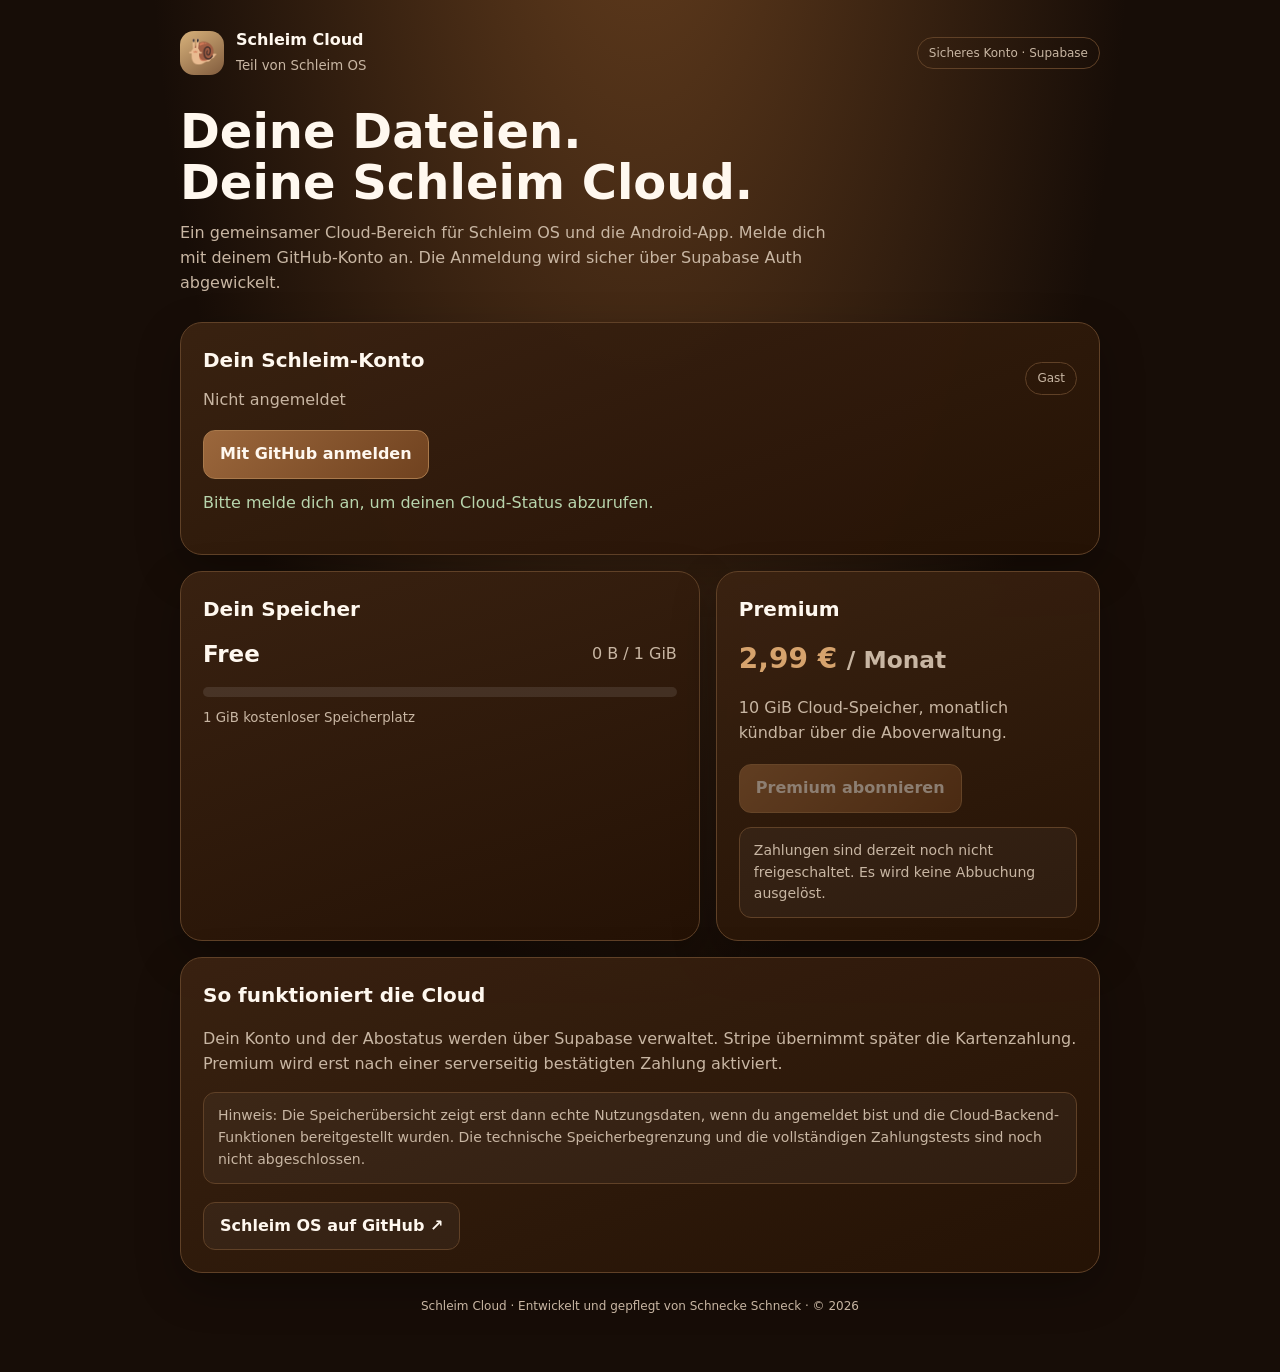
<file: site/index.html>
<!doctype html><html lang="de"><head><meta charset="utf-8"><meta name="viewport" content="width=device-width,initial-scale=1"><meta http-equiv="refresh" content="0; url=./cloud/"><title>Schleim Cloud</title></head><body><p>Schleim Cloud wird geöffnet. <a href="./cloud/">Weiter zur Schleim Cloud</a></p></body></html>
</file>
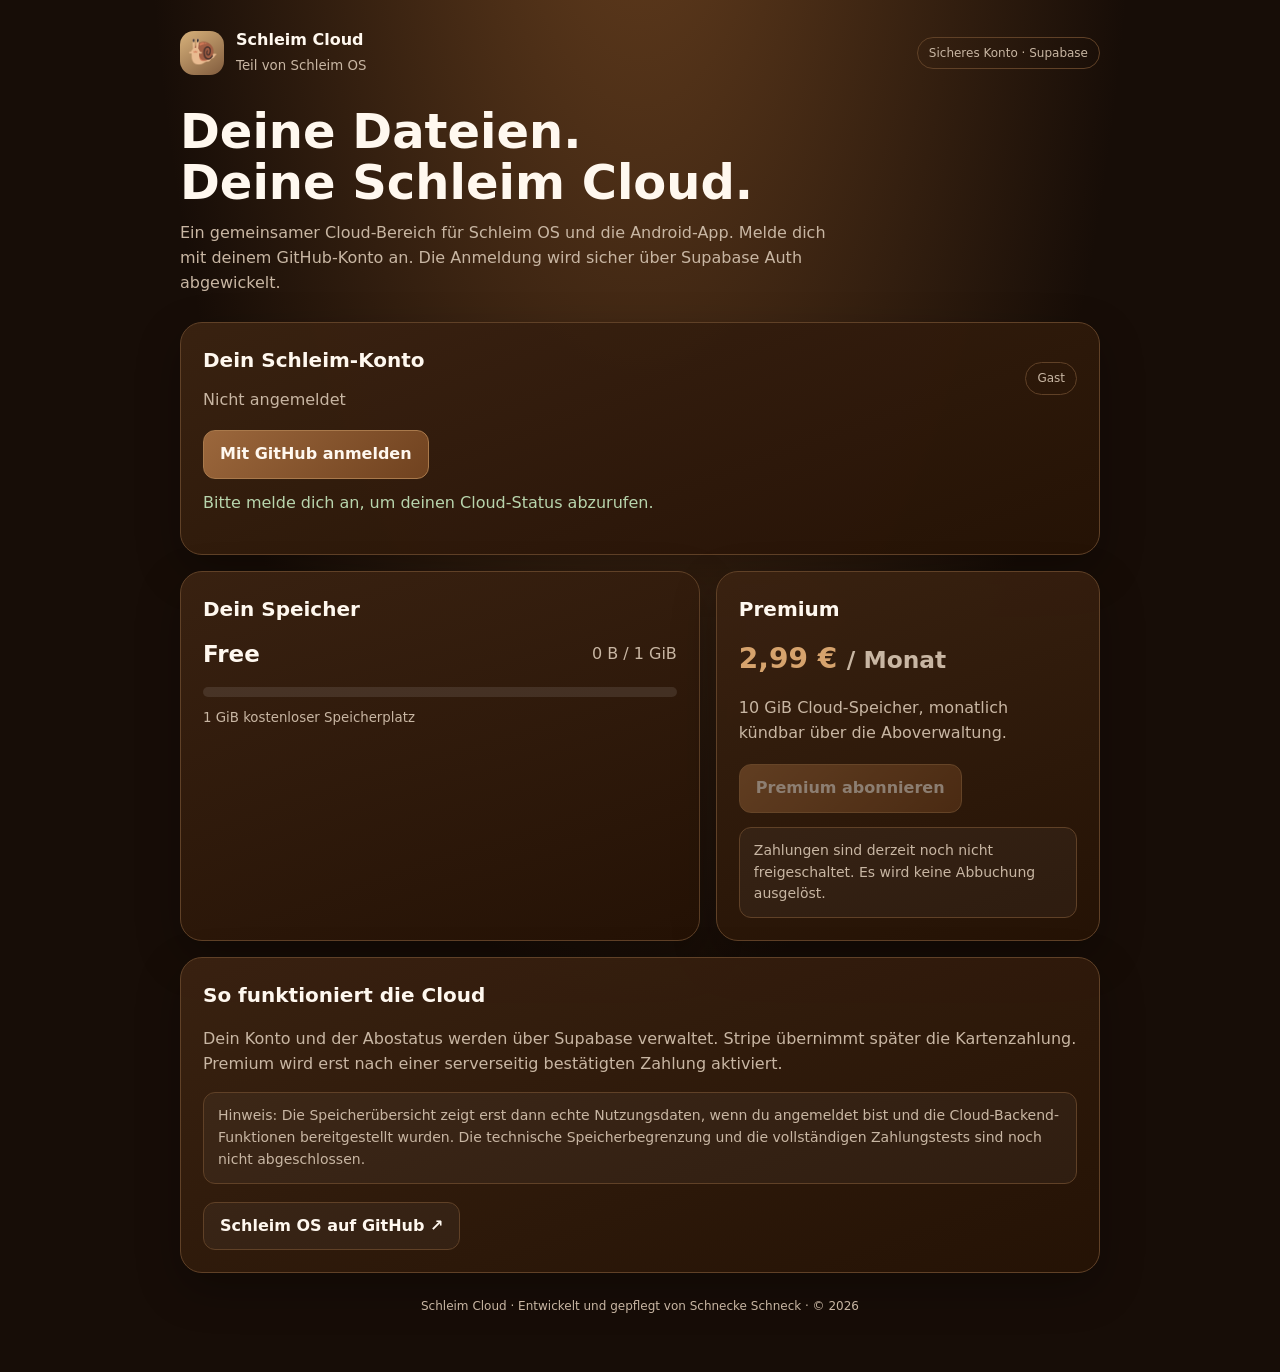
<file: site/cloud/index.html>
<!doctype html>
<html lang="de">
<head>
  <meta charset="utf-8">
  <meta name="viewport" content="width=device-width, initial-scale=1">
  <meta name="theme-color" content="#251205">
  <meta name="description" content="Schleim Cloud – persönlicher Speicher und Aboverwaltung für Schleim OS.">
  <title>Schleim Cloud · Schnecke Schneck</title>
  <style>
    :root{color-scheme:dark;--bg:#170d07;--panel:#251205;--panel2:#321b0b;--line:#604127;--text:#fff8ef;--muted:#c8b6a3;--accent:#d6a36d;--danger:#ffb4a4;--ok:#b8d5ad}
    *{box-sizing:border-box}body{margin:0;min-height:100vh;background:radial-gradient(ellipse at 50% -20%,#68401f 0,transparent 55%),var(--bg);color:var(--text);font:16px/1.55 system-ui,-apple-system,Segoe UI,sans-serif}
    a{color:inherit}.wrap{width:min(920px,calc(100% - 32px));margin:0 auto;padding:28px 0 56px}.top{display:flex;align-items:center;justify-content:space-between;gap:16px;margin-bottom:28px}.brand{display:flex;align-items:center;gap:12px}.mark{width:44px;height:44px;border-radius:14px;background:linear-gradient(145deg,#d8b27b,#805b3d);display:grid;place-items:center;color:#211813;font-size:25px}.brand strong{display:block}.brand small,.muted,small{color:var(--muted)}.pill{border:1px solid var(--line);border-radius:999px;padding:6px 11px;color:var(--muted);font-size:12px}
    h1{font-size:clamp(30px,6vw,48px);line-height:1.08;margin:0 0 12px}h2{font-size:20px;margin:0 0 12px}.intro{max-width:650px;margin-bottom:26px}.intro p{color:var(--muted);margin:0}
    .grid{display:grid;grid-template-columns:1.15fr .85fr;gap:16px}.card{background:linear-gradient(160deg,rgba(58,34,17,.96),rgba(37,18,5,.96));border:1px solid var(--line);border-radius:22px;padding:22px;box-shadow:0 16px 44px #0004}.wide{grid-column:1/-1}.row{display:flex;justify-content:space-between;align-items:center;gap:12px}.plan{font-size:23px;font-weight:700}.price{font-size:28px;font-weight:750;color:var(--accent)}.meter{height:10px;background:#ffffff19;border-radius:99px;overflow:hidden;margin:14px 0 8px}.meter span{display:block;height:100%;width:0;background:linear-gradient(90deg,#9b673c,#e0b37e);border-radius:99px}.actions{display:flex;flex-wrap:wrap;gap:10px;margin-top:18px}
    button,.button{border:1px solid #a9794b;background:linear-gradient(135deg,#9b673c,#70421f);color:#fff8ef;border-radius:12px;padding:11px 16px;font:inherit;font-weight:650;text-decoration:none;cursor:pointer;display:inline-flex;align-items:center;justify-content:center;min-height:44px}
    button.secondary,.button.secondary{background:#ffffff0a;border-color:var(--line)}button:disabled{opacity:.45;cursor:not-allowed}.notice{padding:12px 14px;border-radius:12px;background:#ffffff0a;border:1px solid var(--line);color:var(--muted);font-size:14px;margin-top:14px}.status{min-height:22px;margin-top:12px;color:var(--ok);overflow-wrap:anywhere}.status.error{color:var(--danger)}.account{overflow-wrap:anywhere}.hidden{display:none!important}.footer{margin-top:24px;color:var(--muted);font-size:12px;text-align:center}
    @media(max-width:680px){.grid{grid-template-columns:1fr}.wide{grid-column:auto}.card{padding:18px}.top{align-items:flex-start}.pill{white-space:nowrap}}
  </style>
</head>
<body>
  <main class="wrap">
    <header class="top">
      <div class="brand"><div class="mark" aria-hidden="true">🐌</div><div><strong>Schleim Cloud</strong><small>Teil von Schleim OS</small></div></div>
      <span class="pill">Sicheres Konto · Supabase</span>
    </header>
    <section class="intro">
      <h1>Deine Dateien.<br>Deine Schleim Cloud.</h1>
      <p>Ein gemeinsamer Cloud-Bereich für Schleim OS und die Android-App. Melde dich mit deinem GitHub-Konto an. Die Anmeldung wird sicher über Supabase Auth abgewickelt.</p>
    </section>
    <section class="grid">
      <article class="card wide">
        <div class="row"><div><h2>Dein Schleim-Konto</h2><div id="account" class="account muted">Nicht angemeldet</div></div><span class="pill" id="authBadge">Gast</span></div>
        <div class="actions">
          <button id="login">Mit GitHub anmelden</button>
          <button id="logout" class="secondary hidden">Abmelden</button>
        </div>
        <p id="status" class="status" role="status" aria-live="polite">Bitte melde dich an, um deinen Cloud-Status abzurufen.</p>
      </article>
      <article class="card">
        <h2>Dein Speicher</h2>
        <div class="row"><span class="plan" id="plan">Free</span><span id="usageText" class="muted">0 B / 1 GiB</span></div>
        <div class="meter" aria-label="Speichernutzung"><span id="usageBar"></span></div>
        <small id="usageHint">1 GiB kostenloser Speicherplatz</small>
      </article>
      <article class="card">
        <h2>Premium</h2>
        <div class="price">2,99 € <small>/ Monat</small></div>
        <p class="muted">10 GiB Cloud-Speicher, monatlich kündbar über die Aboverwaltung.</p>
        <div class="actions"><button id="upgrade" disabled>Premium abonnieren</button><button id="portal" class="secondary hidden">Abo verwalten / kündigen</button></div>
        <div class="notice" id="paymentNotice">Zahlungen sind derzeit noch nicht freigeschaltet. Es wird keine Abbuchung ausgelöst.</div>
      </article>
      <article class="card wide">
        <h2>So funktioniert die Cloud</h2>
        <p class="muted">Dein Konto und der Abostatus werden über Supabase verwaltet. Stripe übernimmt später die Kartenzahlung. Premium wird erst nach einer serverseitig bestätigten Zahlung aktiviert.</p>
        <div class="notice">Hinweis: Die Speicherübersicht zeigt erst dann echte Nutzungsdaten, wenn du angemeldet bist und die Cloud-Backend-Funktionen bereitgestellt wurden. Die technische Speicherbegrenzung und die vollständigen Zahlungstests sind noch nicht abgeschlossen.</div>
        <div class="actions"><a class="button secondary" href="https://github.com/Schnecke2007/Schleim-OS-Das-offizielle-Browser-Betriebssystem-von-Schnecke-Schneck" target="_blank" rel="noopener noreferrer">Schleim OS auf GitHub ↗</a></div>
      </article>
    </section>
    <footer class="footer">Schleim Cloud · Entwickelt und gepflegt von Schnecke Schneck · © 2026</footer>
  </main>
  <script type="module">
    import { createClient } from 'https://esm.sh/@supabase/supabase-js@2.49.1';
    const SUPABASE_URL = 'https://hrtunnupqcpklejpfsvq.supabase.co';
    // Publishable/anon key is public by design. Never place service-role or Stripe secret keys here.
    const SUPABASE_PUBLISHABLE_KEY = 'sb_publishable_87WPVR-4mWS3hluaI7G4PQ_9RFe8aQO';
    const supabase = createClient(SUPABASE_URL, SUPABASE_PUBLISHABLE_KEY, {
      auth: { persistSession: true, autoRefreshToken: true, detectSessionInUrl: true }
    });
    const $ = id => document.getElementById(id);
    const status = (message, error=false) => { $('status').textContent = message; $('status').classList.toggle('error',error); };
    const bytes = value => {
      const n = Math.max(0,Number(value)||0);
      if(n < 1024) return n.toFixed(0)+' B';
      if(n < 1024**2) return (n/1024).toFixed(1)+' KiB';
      if(n < 1024**3) return (n/1024**2).toFixed(1)+' MiB';
      return (n/1024**3).toFixed(2)+' GiB';
    };
    async function loadSummary(session) {
      if(!session) return;
      status('Cloud-Kontostand wird geladen …');
      const {data,error} = await supabase.functions.invoke('account-summary',{headers:{Authorization:'Bearer '+session.access_token}});
      if(error || !data) { status('Kontostand noch nicht verfügbar. Prüfe, ob die Supabase-Funktion account-summary bereitgestellt wurde.',true); return; }
      const used = Number(data.usage?.used_bytes||0), limit = Number(data.usage?.limit_bytes||1073741824);
      $('plan').textContent = data.subscription?.plan_id === 'premium' ? 'Premium' : 'Free';
      $('usageText').textContent = bytes(used)+' / '+bytes(limit);
      $('usageBar').style.width = Math.min(100,limit ? used/limit*100 : 0)+'%';
      $('usageHint').textContent = data.subscription?.current_period_end ? 'Abo-Zeitraum endet: '+new Date(data.subscription.current_period_end).toLocaleDateString('de-DE') : '1 GiB kostenloser Speicherplatz';
      const premium = data.subscription?.plan_id === 'premium';
      $('upgrade').disabled = !data.payments_enabled || premium;
      $('upgrade').textContent = premium ? 'Premium ist aktiv' : data.payments_enabled ? 'Premium abonnieren' : 'Noch nicht freigeschaltet';
      $('paymentNotice').textContent = data.payments_enabled ? 'Zahlungen sind freigeschaltet. Checkout wird sicher über das Backend gestartet.' : 'Zahlungen sind derzeit noch nicht freigeschaltet. Es wird keine Abbuchung ausgelöst.';
      $('portal').classList.toggle('hidden',!premium);
      status('Cloud-Kontostand erfolgreich geladen.');
    }
    async function renderSession(session) {
      const signedIn = Boolean(session?.user);
      $('login').classList.toggle('hidden',signedIn);
      $('logout').classList.toggle('hidden',!signedIn);
      $('authBadge').textContent = signedIn ? 'Angemeldet' : 'Gast';
      $('account').textContent = signedIn ? (session.user.email || session.user.user_metadata?.user_name || 'GitHub-Konto verbunden') : 'Nicht angemeldet';
      $('upgrade').disabled = true;
      $('portal').classList.add('hidden');
      if(signedIn) await loadSummary(session);
      else { $('plan').textContent='Free'; $('usageText').textContent='0 B / 1 GiB'; $('usageBar').style.width='0%'; status('Bitte melde dich an, um deinen Cloud-Status abzurufen.'); }
    }
    $('login').addEventListener('click',async()=>{
      status('GitHub-Anmeldung wird geöffnet …');
      const {error} = await supabase.auth.signInWithOAuth({provider:'github',options:{redirectTo:window.location.href.split('?')[0].split('#')[0]}});
      if(error) status('Anmeldung fehlgeschlagen: '+error.message,true);
    });
    $('logout').addEventListener('click',async()=>{
      const {error} = await supabase.auth.signOut();
      if(error) status('Abmeldung fehlgeschlagen: '+error.message,true);
      else await renderSession(null);
    });
    $('upgrade').addEventListener('click',async()=>{
      const {data:{session}} = await supabase.auth.getSession();
      if(!session) return status('Bitte zuerst anmelden.',true);
      status('Sicherer Checkout wird vorbereitet …');
      const {data,error} = await supabase.functions.invoke('create-checkout',{headers:{Authorization:'Bearer '+session.access_token}});
      if(error || !data?.checkout_url) return status('Checkout ist noch nicht verfügbar. Es wurde keine Zahlung ausgelöst.',true);
      window.location.assign(data.checkout_url);
    });
    $('portal').addEventListener('click',async()=>{
      const {data:{session}} = await supabase.auth.getSession();
      if(!session) return status('Bitte zuerst anmelden.',true);
      status('Aboverwaltung wird geöffnet …');
      const {data,error} = await supabase.functions.invoke('create-customer-portal',{headers:{Authorization:'Bearer '+session.access_token}});
      if(error || !data?.portal_url) return status('Aboverwaltung ist derzeit nicht verfügbar.',true);
      window.location.assign(data.portal_url);
    });
    const params = new URLSearchParams(window.location.search);
    if(params.get('checkout')==='success') status('Checkout abgeschlossen. Die Premium-Aktivierung wird über den Stripe-Webhook bestätigt.');
    if(params.get('checkout')==='cancel') status('Checkout wurde abgebrochen. Es wurde keine Zahlung bestätigt.');
    supabase.auth.onAuthStateChange((_event,session)=>{ void renderSession(session); });
    const {data:{session}} = await supabase.auth.getSession();
    await renderSession(session);
  </script>
</body>
</html>
</file>
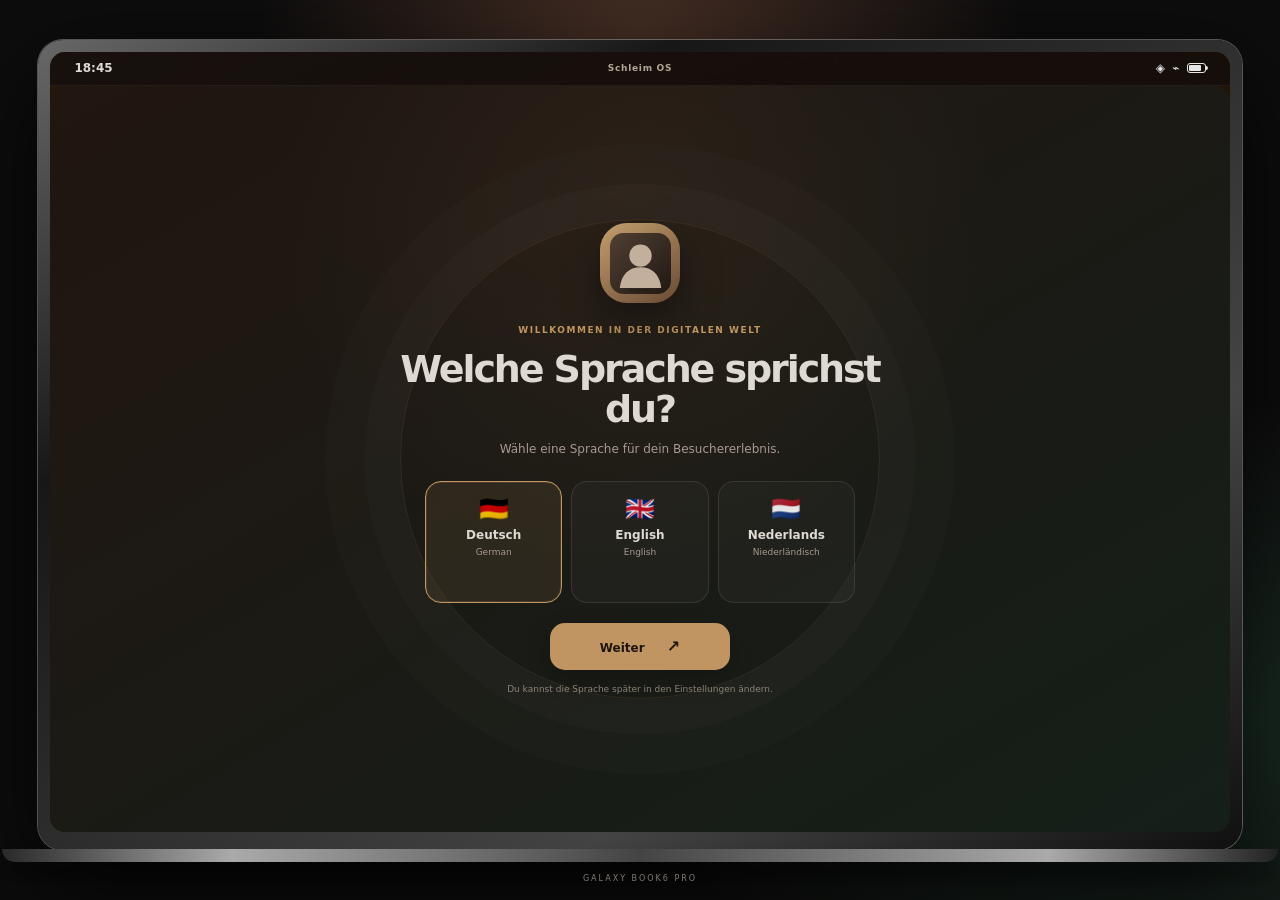
<file: pages/newtab.html>
<!doctype html>
<html lang="de">
<head>
  <!-- Progressive web app shell. Styles, scripts and assets are organized in dedicated folders. -->
  <meta charset="utf-8">
  <meta name="viewport" content="width=device-width, initial-scale=1, viewport-fit=cover">
  <meta name="theme-color" content="#251205">
  <meta name="description" content="Browser OS – anpassbares Browser-Dashboard. Eine responsive Oberfläche für Smartphone, Tablet und Desktop.">
  <meta name="color-scheme" content="dark light">
  <title>Browser OS · Offizielles Browser-Betriebssystem</title>
  <link rel="icon" href="../assets/icons/icon.svg" type="image/svg+xml"><link rel="apple-touch-icon" href="../assets/icons/icon-192.png">
  
  
  <link rel="stylesheet" href="../styles/main.css">
  <link rel="stylesheet" href="../styles/personalization.css">
  <link rel="stylesheet" href="../styles/slime-store-admin.css">

<meta name="application-name" content="Browser OS"><meta name="referrer" content="strict-origin-when-cross-origin"></head>
<body data-theme="dark" data-wallpaper="midnight">
  <main class="stage" aria-label="Browser OS">
    <div class="device" id="device">
      <div class="side-button side-button-right"></div>
      <div class="side-button side-button-left"></div>
      <div class="screen" id="screen">
        <div class="wallpaper-glow glow-one"></div>
        <div class="wallpaper-glow glow-two"></div>
        <div class="grain"></div>

        <header class="statusbar" id="statusbar">
          <button class="status-time" id="statusTime" type="button" aria-label="Kontrollzentrum öffnen">16:03</button>
          <div class="status-icons" aria-hidden="true"><span>◈</span><span>⌁</span><span class="battery"><i></i></span></div>
        </header>

        <section class="language-screen" id="languageScreen" aria-label="Sprachauswahl">
          <div class="language-orbit"></div>
          <div class="brand-mark language-mark"><img src="../assets/demo/placeholder-avatar.svg" alt=""></div>
          <p class="eyebrow" id="languageEyebrow">WILLKOMMEN IN DER DIGITALEN WELT</p>
          <h1 id="languageTitle">Welche Sprache sprichst du?</h1>
          <p class="language-copy" id="languageCopy">Wähle eine Sprache für dein Besuchererlebnis.</p>
          <div class="language-options" role="group" aria-label="Choose language">
            <button class="language-option selected" type="button" data-language-choice="de"><span>🇩🇪</span><b>Deutsch</b><small>German</small></button>
            <button class="language-option" type="button" data-language-choice="en"><span>🇬🇧</span><b>English</b><small>English</small></button>
            <button class="language-option" type="button" data-language-choice="nl"><span>🇳🇱</span><b>Nederlands</b><small>Niederländisch</small></button>
          </div>
          <button class="primary-button" id="confirmLanguage" type="button">Weiter <span>↗</span></button>
          <p class="language-footnote" id="languageFootnote">Du kannst die Sprache später in den Einstellungen ändern.</p>
        </section>

        <section class="intro-screen hidden" id="introScreen">
          <div class="intro-orbit orbit-a"></div><div class="intro-orbit orbit-b"></div>
          <div class="brand-mark intro-mark"><img src="../assets/demo/placeholder-avatar.svg" alt=""></div>
          <p class="eyebrow">BROWSER EXTENSION TEMPLATE</p>
          <h1>Browser<br><span>OS</span></h1>
          <p class="intro-copy">Apps, Demo pages and digital tools – all in one place.</p>
          <button class="primary-button" id="enterOS" type="button">System starten <span>↗</span></button>
          <button class="text-button" id="skipIntro" type="button">Intro überspringen</button>
          <div class="intro-footer"><span>DEMO DEVICE</span><span>BUILT FOR THE WEB</span></div>
        </section>

        <section class="home-screen hidden" id="homeScreen" aria-label="Startbildschirm">
          <aside class="desktop-sidebar" aria-label="Desktop navigation">
            <div class="desktop-brand"><img src="../assets/demo/placeholder-avatar.svg" alt=""><span><b>Demo Creator</b><small>Digital world</small></span></div>
            <p class="desktop-sidebar-label">EXPLORE</p>
            <button type="button" data-app="websitehome">🏠 <span>Home</span></button>
            <button type="button" data-app="about">👤 <span>About</span></button>
            <button type="button" data-app="projects">🧩 <span>Projects</span></button>
            <button type="button" data-app="social">📸 <span>Social media</span></button>
            <button type="button" data-app="shop">🛍️ <span>Snail shop</span></button>
            <button type="button" data-app="studio">🚀 <span>Creator Studio</span></button>
            <button type="button" data-app="website">🌐 <span>Fan website</span></button>
            <button type="button" data-app="images">🖼️ <span>Images</span></button>
            <button type="button" data-app="legal">⚖️ <span>Legal</span></button>
            <p class="desktop-sidebar-label">QUICK ACCESS</p>
            <button type="button" data-app="contact">✉️ <span>Contact</span></button>
            <button type="button" data-app="settings">⚙️ <span>Settings</span></button>
          </aside>
          <div class="desktop-main">
          <div class="home-topline">
            <div><p class="eyebrow" id="longDate">FREITAG · 6. NOVEMBER</p><h2>Hallo! <span>Schön, dass du da bist.</span></h2></div>
            <button class="avatar-button" id="openProfile" type="button" aria-label="Demo-Profil"><img src="../assets/demo/placeholder-avatar.svg" alt=""></button>
          </div>
          <button class="search-pill" id="openSearch" type="button"><span class="search-symbol">⌕</span><span>Apps und Inhalte suchen</span><kbd>⌕</kbd></button>
          <p class="gesture-hint">↓ Vom oberen Rand nach unten wischen – Kontrollzentrum öffnen</p>

          <button class="hero-card" id="heroStudio" type="button">
            <span class="hero-orbit"></span>
            <span class="hero-tag">ENTDECKE DIE DIGITALE WELT</span>
            <span class="hero-title">Demo Creator<br><b>Apps & Projekte</b></span>
            <span class="hero-bottom"><span>Schön, dass du hier bist.</span><span class="hero-arrow">↗</span></span>
            <span class="hero-snail">💠</span>
          </button>
          <div class="section-heading"><span>Entdecke die Apps</span><button id="showAllApps" type="button">Alle anzeigen <span>→</span></button></div>
          <div class="app-grid" id="homeAppGrid"></div>
          <p class="ssos-arrange-hint">Kachel länger gedrückt halten und an die gewünschte Position ziehen. Die Reihenfolge wird automatisch in diesem Browser gespeichert.</p>

          <div class="section-heading project-heading"><span>Im Spotlight</span><span class="tiny-label">ENTDECKEN</span></div>
          <button class="mini-project" id="openCloud" type="button">
            <span class="mini-project-icon">🧩</span><span class="mini-project-copy"><b>Projektwelt</b><small>Alle digitalen Projekte gesammelt</small></span><span class="mini-arrow">↗</span>
          </button>

          <nav class="dock" aria-label="Favoriten">
            <button data-app="website" type="button" aria-label="Website"><span>🌐</span></button>
            <button data-app="social" type="button" aria-label="Social Media"><span>📸</span></button>
            <button data-app="studio" type="button" aria-label="Creator Studio"><span>🚀</span></button>
            <button data-app="settings" type="button" aria-label="Einstellungen"><span>⚙️</span></button>
          </nav>
          </div>
          <aside class="desktop-info-panel">
            <div class="desktop-info-card"><span class="desktop-info-icon">💠</span><p class="eyebrow">DEMO PROFILE</p><h3>Demo Creator</h3><p>Technology, web projects and creative ideas.</p><button type="button" data-app="about">View profile ↗</button></div>
            <div class="desktop-info-card"><p class="eyebrow">PROJECT COLLECTION</p><h3>Projektwelt</h3><p>All digital projects in one place.</p><button type="button" data-app="projects">Explore ↗</button></div>
            <div class="desktop-info-card"><p class="eyebrow">CONNECT</p><button type="button" data-app="contact">✉️ Contact the Creator Studio ↗</button></div>
          </aside>
        </section>

        <section class="app-screen hidden" id="appScreen" aria-label="App-Fenster">
          <header class="app-window-bar">
            <button class="round-icon-button" id="backHome" type="button" aria-label="Zurück zum Startbildschirm">‹</button>
            <div class="app-window-title"><span id="appWindowEmoji">💠</span><b id="appWindowTitle">App</b></div>
            <button class="round-icon-button" id="closeApp" type="button" aria-label="App schließen">×</button>
          </header>
          <div class="app-scroll" id="appContent"></div>
        </section>

        <section class="control-panel hidden" id="controlPanel" aria-label="Kontrollzentrum">
          <div class="panel-handle"></div>
          <div class="panel-heading"><div><p class="eyebrow">Browser OS</p><h2>Kontrollzentrum</h2></div><button class="round-icon-button" id="closeControl" type="button" aria-label="Schließen">×</button></div>
          <div class="quick-grid">
            <button class="quick-tile active" data-toggle="wifi" type="button"><span>⌁</span><b>WLAN</b><small>Verbunden</small></button>
            <button class="quick-tile active" data-toggle="bluetooth" type="button"><span>ᛒ</span><b>Bluetooth</b><small>Bereit</small></button>
            <button class="quick-tile" data-toggle="quiet" type="button"><span>◐</span><b>Ruhemodus</b><small>Aus</small></button>
            <button class="quick-tile active" data-toggle="sounds" type="button"><span>♫</span><b>Töne</b><small>Ein</small></button>
            <button class="quick-tile active" data-toggle="mobile" type="button"><span>▥</span><b>Mobile Daten</b><small>Ein</small></button>
            <button class="quick-tile active" data-toggle="rotation" type="button"><span>⟳</span><b>Autom. Drehen</b><small>Ein</small></button>
            <button class="quick-tile" data-toggle="flashlight" type="button"><span>⌁</span><b>Taschenlampe</b><small>Aus</small></button>
          </div>
          <div class="slider-card"><div><span>☼</span><b>Displayhelligkeit</b><output id="brightnessOutput">90%</output></div><input id="brightnessSlider" type="range" min="35" max="100" value="90" aria-label="Displayhelligkeit"></div>
          <div class="slider-card"><div><span>◌</span><b>Glas-Effekt</b><output id="glassOutput">78%</output></div><input id="glassSlider" type="range" min="0" max="100" value="78" aria-label="Glas-Effekt"></div>
          <div class="slider-card"><div><span>♫</span><b>Medienlautstärke</b><output id="volumeOutput">35%</output></div><input id="volumeSlider" type="range" min="0" max="100" value="35" aria-label="Medienlautstärke"></div>
          <div class="wallpaper-card"><div class="wallpaper-title"><b>Hintergrund</b><small>Wähle deinen Look</small></div><div class="wallpaper-options"><button class="wall-choice selected" data-wall="midnight" type="button"><i></i><span>Midnight</span></button><button class="wall-choice" data-wall="blue" type="button"><i></i><span>Blue dusk</span></button><button class="wall-choice" data-wall="forest" type="button"><i></i><span>Forest</span></button><button class="wall-choice" data-wall="amber" type="button"><i></i><span>Amber</span></button></div></div>
          <p class="control-footnote">Die Schnellschalter und Regler bilden die One-UI-Optik nach. Eine Browser-Webapp kann die echten Funk-, Taschenlampen- oder Medienlautstärke-Funktionen des Galaxy S24 nicht systemweit steuern.</p>
          <div class="panel-actions"><button id="themeToggle" type="button">☾ <span>Darstellung wechseln</span></button><button id="motionToggle" type="button">◌ <span>Bewegung reduzieren</span></button><button id="lockButton" type="button">⌑ <span>Bildschirm sperren</span></button></div>
        </section>

        <section class="search-screen hidden" id="searchScreen" aria-label="Suche">
          <div class="search-header"><button class="round-icon-button" id="closeSearch" type="button" aria-label="Suche schließen">‹</button><input id="searchInput" type="search" placeholder="Apps suchen oder Google fragen …" autocomplete="off"><button class="round-icon-button" id="clearSearch" type="button" aria-label="Suche löschen">×</button><button class="google-search-button" id="googleSearchButton" type="button" aria-label="Bei Google suchen" title="Bei Google suchen">G</button></div>
          <p class="eyebrow search-caption">BROWSER OS SEARCH</p>
          <div id="searchResults" class="search-results"></div>
        </section>

        <section class="lock-screen hidden" id="lockScreen" aria-label="Sperrbildschirm">
          <div class="lock-top"><span>Browser OS</span><span>● ● ●</span></div>
          <div class="lock-clock"><div id="lockTime">16:03</div><p id="lockDate">Freitag, 6. November</p></div>
          <div class="lock-bottom"><p>Zum Entsperren antippen</p><button class="unlock-button" id="unlockButton" type="button">↑</button></div>
        </section>

        <div class="toast" id="toast" role="status" aria-live="polite"></div>
        <div class="gesture-area"><button class="gesture-bar" id="gestureBar" type="button" aria-label="Zum Startbildschirm"></button></div>
      </div>
    </div>
    <aside class="outside-caption"><div class="caption-logo"><img src="../assets/demo/placeholder-avatar.svg" alt=""></div><p class="eyebrow">A DIGITAL DEMO EXPERIENCE</p><h2>Entdecke die Welt.<br><span>Von Demo Creator.</span></h2><p>An interactive smartphone-style demo with apps, sample pages and digital tools.</p><div class="caption-meta"><span id="deviceModelLabel">DEMO DEVICE</span><span>VISITOR OS · 2026</span></div><div class="device-detection-card"><span class="eyebrow">DEVICE DETECTED</span><b id="deviceDetectedLabel">Demo smartphone</b><small id="deviceDetectedHint">Smartphone interface</small><div class="device-preview-buttons"><button type="button" data-preview-device="phone">Phone</button><button type="button" data-preview-device="tablet">Tablet</button><button type="button" data-preview-device="desktop">Desktop</button><button type="button" data-preview-device="auto">Auto</button></div></div></aside>
  </main>
<script src="../locales/legal-translations.js" defer></script>
  <script src="../scripts/app.js" defer></script>
  <script src="../scripts/personalization.js" defer></script>
  <script src="../scripts/update-center.js" defer></script>
  <script src="../scripts/schleim-account.js" defer></script>
  <script src="../scripts/schleim-photos-cloud.js" defer></script>
  <script src="../scripts/schleim-photo-ai.js" defer></script>
   <script src="../scripts/slime-store-admin.js" defer></script>

</body>
</html>
</file>
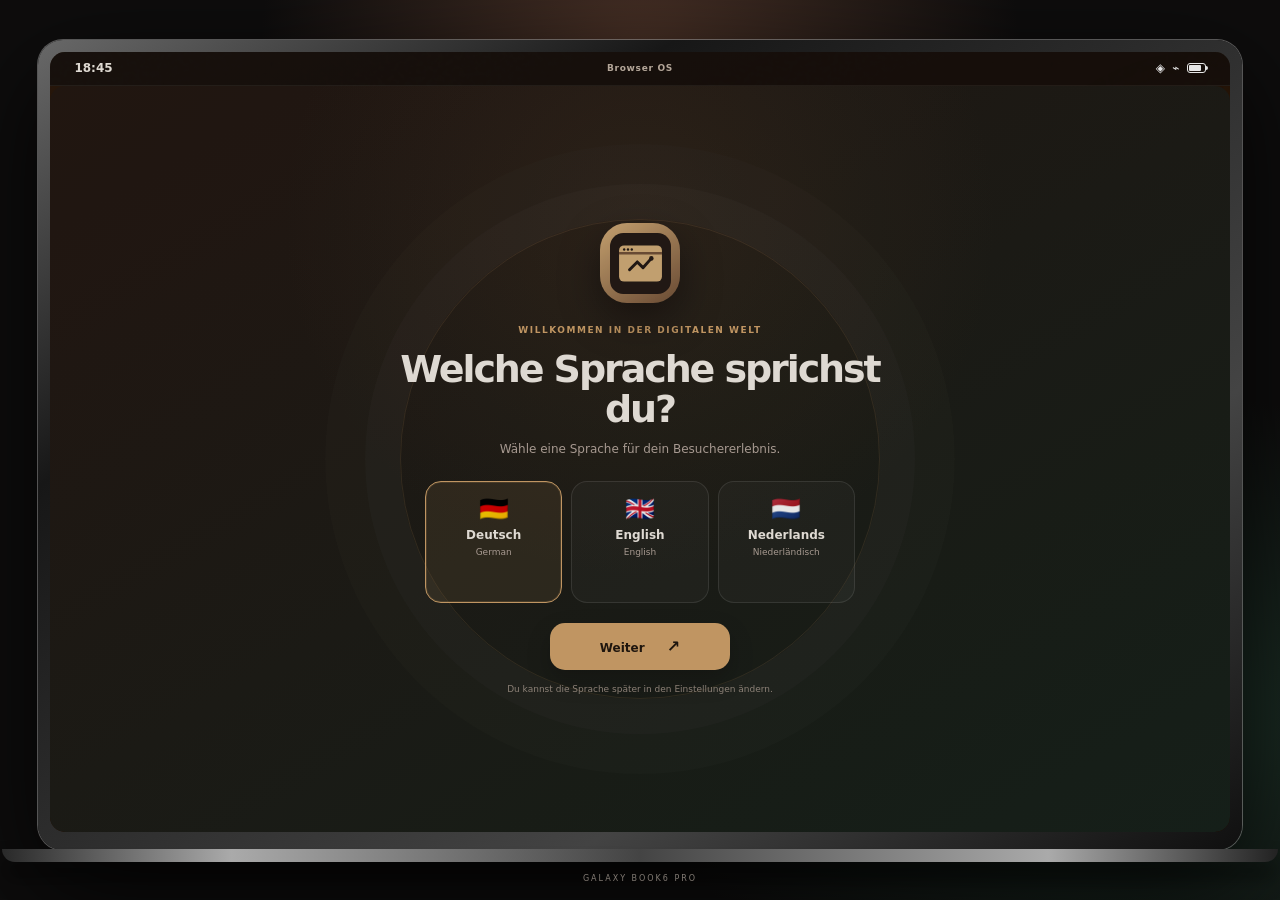
<file: standalone/schleim-os-standalone.html>
<!doctype html>
<html lang="de">
<head>
  <!-- Complete standalone build: all local CSS, JavaScript and icon assets are embedded in this file. -->
  <meta charset="utf-8">
  <meta name="viewport" content="width=device-width, initial-scale=1, viewport-fit=cover">
  <meta name="theme-color" content="#251205">
  <meta name="description" content="Browser OS – a multilingual, responsive visitor experience for phone, tablet and desktop.">
  <meta name="color-scheme" content="dark light">
  <title>Browser OS · Standalone</title>
  <link rel="icon" href="data:image/svg+xml,%3Csvg%20xmlns%3D%22http%3A%2F%2Fwww.w3.org%2F2000%2Fsvg%22%20viewBox%3D%220%200%20512%20512%22%3E%3Crect%20width%3D%22512%22%20height%3D%22512%22%20rx%3D%22112%22%20fill%3D%22%23251b16%22%2F%3E%3Crect%20x%3D%2276%22%20y%3D%22104%22%20width%3D%22360%22%20height%3D%22304%22%20rx%3D%2242%22%20fill%3D%22%23d6b17b%22%2F%3E%3Cpath%20d%3D%22M76%20170h360%22%20stroke%3D%22%23735239%22%20stroke-width%3D%2220%22%2F%3E%3Ccircle%20cx%3D%22119%22%20cy%3D%22139%22%20r%3D%2210%22%20fill%3D%22%23251b16%22%2F%3E%3Ccircle%20cx%3D%22151%22%20cy%3D%22139%22%20r%3D%2210%22%20fill%3D%22%23251b16%22%2F%3E%3Ccircle%20cx%3D%22183%22%20cy%3D%22139%22%20r%3D%2210%22%20fill%3D%22%23251b16%22%2F%3E%3Cpath%20d%3D%22M164%20308l65-65%2048%2048%2070-78%22%20fill%3D%22none%22%20stroke%3D%22%23251b16%22%20stroke-width%3D%2225%22%20stroke-linecap%3D%22round%22%20stroke-linejoin%3D%22round%22%2F%3E%3Ccircle%20cx%3D%22347%22%20cy%3D%22213%22%20r%3D%2219%22%20fill%3D%22%23251b16%22%2F%3E%3C%2Fsvg%3E" type="image/svg+xml"><link rel="apple-touch-icon" href="[data-uri]">
  
  
  <style data-source="styles/main.css">
:root{--accent:#d5a66d;--accent-2:#a5b98a;--ink:#f7f1e9;--muted:#b9aaa0;--screen-brightness:1;--glass:78%;--panel:rgba(38,29,25,.72);--line:rgba(255,255,255,.11);--shadow:0 25px 70px rgba(0,0,0,.38);font-family:Inter,ui-sans-serif,system-ui,-apple-system,"Segoe UI",sans-serif}
*{box-sizing:border-box}html,body{margin:0;min-height:100%;background:#100d0d;color:var(--ink)}body{min-height:100vh;overflow-x:hidden}button,input,textarea{font:inherit}button{color:inherit;cursor:pointer}button:focus-visible,input:focus-visible,textarea:focus-visible{outline:2px solid var(--accent);outline-offset:3px}.stage{min-height:100vh;display:flex;align-items:center;justify-content:center;gap:clamp(30px,7vw,120px);padding:30px 5vw;background:radial-gradient(ellipse at 50% 10%,#3b2820 0,transparent 42%),radial-gradient(ellipse at 15% 85%,#1d2b25 0,transparent 34%),#100d0d}.device{width:390px;height:min(844px,calc(100vh - 52px));min-height:690px;padding:8px;border-radius:48px;background:linear-gradient(135deg,#5d5c5b,#171717 28%,#3a3938 70%,#111);box-shadow:0 0 0 1px #7775,0 35px 95px #000b;position:relative;flex:0 0 auto}.screen{height:100%;width:100%;border-radius:40px;overflow:hidden;position:relative;background:#251205;color:var(--ink);isolation:isolate;filter:brightness(var(--screen-brightness));transition:background .4s,filter .2s}.screen:before{content:"";position:absolute;inset:0;background:linear-gradient(160deg,rgba(255,255,255,.025),transparent 30%,rgba(0,0,0,.18));z-index:-2}.screen:after{content:"";position:absolute;z-index:16;top:11px;left:50%;transform:translateX(-50%);width:9px;height:9px;border-radius:50%;background:#050505;box-shadow:0 0 0 2px #34312e,0 0 0 3px #080808;pointer-events:none}.wallpaper-glow{position:absolute;border-radius:50%;filter:blur(50px);opacity:.55;pointer-events:none;z-index:-1}.glow-one{width:310px;height:310px;background:#73503c;right:-160px;top:100px}.glow-two{width:290px;height:290px;background:#354c3b;left:-170px;bottom:70px}.grain{position:absolute;inset:0;pointer-events:none;opacity:.045;z-index:5;background-image:url("data:image/svg+xml,%3Csvg viewBox='0 0 180 180' xmlns='http://www.w3.org/2000/svg'%3E%3Cfilter id='n'%3E%3CfeTurbulence type='fractalNoise' baseFrequency='.8' numOctaves='3' stitchTiles='stitch'/%3E%3C/filter%3E%3Crect width='100%25' height='100%25' filter='url(%23n)' opacity='.35'/%3E%3C/svg%3E")}.side-button{position:absolute;width:4px;background:linear-gradient(90deg,#777,#222);border-radius:4px}.side-button-right{height:90px;right:-4px;top:170px}.side-button-left{height:58px;left:-4px;top:145px}.statusbar{height:42px;display:flex;align-items:center;justify-content:space-between;padding:0 23px;position:relative;z-index:8;font-size:12px;font-weight:700;letter-spacing:.02em}.status-time{border:0;background:none;padding:3px 0;font-weight:800}.status-icons{display:flex;gap:7px;align-items:center;color:#fff}.battery{height:10px;width:19px;border:1px solid currentColor;border-radius:3px;padding:1px;display:inline-flex;position:relative}.battery:after{content:"";position:absolute;right:-3px;top:2px;height:4px;width:2px;background:currentColor;border-radius:0 2px 2px 0}.battery i{display:block;width:86%;height:100%;background:currentColor;border-radius:1px}.eyebrow{font-size:9px;letter-spacing:.17em;font-weight:800;color:var(--accent);margin:0 0 7px}.hidden{display:none!important}.intro-screen{position:absolute;inset:42px 0 22px;display:flex;flex-direction:column;align-items:center;justify-content:center;text-align:center;padding:30px;overflow:hidden}.intro-screen h1{font-size:43px;line-height:.98;letter-spacing:-.07em;margin:12px 0 13px;font-weight:760}.intro-screen h1 span{color:var(--accent);font-weight:450}.intro-copy{font-size:12px;color:var(--muted);max-width:220px;line-height:1.6;margin:0 0 26px}.brand-mark{height:80px;width:80px;border-radius:27px;display:grid;place-items:center;background:linear-gradient(145deg,#d9b17a,#745239);box-shadow:0 15px 40px #0006}.brand-mark img{width:61px;height:61px}.intro-mark{margin-bottom:30px}.primary-button{border:0;background:var(--accent);color:#21170f;border-radius:15px;padding:14px 20px;font-weight:800;font-size:12px;min-width:180px;box-shadow:0 10px 25px #0003}.primary-button span{margin-left:18px;font-size:16px}.text-button{border:0;background:none;color:var(--muted);font-size:11px;margin-top:12px;padding:8px}.intro-footer{position:absolute;bottom:20px;left:24px;right:24px;display:flex;justify-content:space-between;color:#90847c;font-size:8px;letter-spacing:.12em}.intro-orbit{position:absolute;border:1px solid #ddc39a20;border-radius:50%;pointer-events:none}.orbit-a{width:470px;height:470px}.orbit-b{width:330px;height:330px;border-color:#ddc39a13}.home-screen{position:absolute;inset:42px 0 20px;padding:18px 20px 6px;overflow:auto;scrollbar-width:none}.home-screen::-webkit-scrollbar,.app-scroll::-webkit-scrollbar{display:none}.home-topline{display:flex;align-items:center;justify-content:space-between;margin-bottom:17px}.home-topline h2{font-size:28px;letter-spacing:-.06em;margin:0;font-weight:650}.home-topline h2 span{color:var(--accent)}.avatar-button{height:43px;width:43px;border-radius:16px;border:1px solid var(--line);background:#ffffff0c;display:grid;place-items:center}.avatar-button img{width:31px;height:31px}.search-pill{width:100%;border:1px solid var(--line);border-radius:14px;background:#ffffff0c;display:flex;align-items:center;gap:10px;padding:12px 13px;color:#bcb0a8;text-align:left;font-size:11px;margin-bottom:16px;backdrop-filter:blur(var(--glass-blur,14px))}.search-symbol{font-size:20px;line-height:10px}.search-pill kbd{margin-left:auto;font-size:15px;color:#d9c0a4}.hero-card{width:100%;height:150px;position:relative;overflow:hidden;border:1px solid color-mix(in srgb, var(--accent) 25.1%, transparent);border-radius:20px;text-align:left;padding:17px;background:linear-gradient(115deg,#33251f 0,#493428 48%,#26352b 100%);margin-bottom:21px;box-shadow:0 14px 28px #0002}.hero-card:after{content:"";position:absolute;inset:0;background:linear-gradient(90deg,#100c0a50,transparent 75%);pointer-events:none}.hero-tag,.hero-title,.hero-bottom{position:relative;z-index:1;display:block}.hero-tag{font-size:8px;letter-spacing:.14em;color:#dfbd93}.hero-title{font-size:20px;line-height:1.12;letter-spacing:-.045em;margin-top:10px}.hero-title b{font-weight:800;color:#f0c994}.hero-bottom{position:absolute;bottom:15px;left:17px;right:17px;display:flex;align-items:center;justify-content:space-between;color:#d8c9bd;font-size:9px}.hero-arrow{font-size:19px;color:#f1d4ae}.hero-snail{position:absolute;z-index:0;right:17px;top:23px;font-size:74px;filter:drop-shadow(0 12px 14px #0005);transform:rotate(-9deg)}.hero-orbit{position:absolute;right:-35px;top:-70px;width:195px;height:195px;border-radius:50%;border:1px solid #ffffff1c;box-shadow:0 0 0 22px #ffffff08,0 0 0 44px #ffffff05}.section-heading{display:flex;justify-content:space-between;align-items:center;margin:0 1px 12px;font-size:12px;font-weight:750}.section-heading button{border:0;background:none;color:var(--accent);font-size:9px}.tiny-label{font-size:8px;letter-spacing:.14em;color:#a8b99a}.app-grid{display:grid;grid-template-columns:repeat(4,1fr);gap:15px 7px;margin-bottom:21px}.app-icon{border:0;background:none;display:flex;align-items:center;flex-direction:column;gap:6px;min-width:0;padding:0}.app-icon .icon-tile{height:48px;width:48px;border:1px solid #ffffff17;border-radius:16px;background:linear-gradient(145deg,#ffffff18,#ffffff06);display:grid;place-items:center;font-size:22px;box-shadow:0 8px 17px #0002;backdrop-filter:blur(var(--glass-blur,15px));transition:transform .2s,border-color .2s}.app-icon:active .icon-tile{transform:scale(.92)}.app-icon small{font-size:8px;color:#e3d8ce;white-space:nowrap;max-width:78px;overflow:hidden;text-overflow:ellipsis}.mini-project{width:100%;display:flex;align-items:center;gap:11px;padding:11px 12px;border:1px solid var(--line);background:#ffffff0a;border-radius:16px;text-align:left;margin-bottom:14px}.mini-project-icon{height:38px;width:38px;border-radius:12px;background:#b1c5ab1e;display:grid;place-items:center;font-size:19px}.mini-project-copy{display:flex;flex-direction:column;gap:4px;min-width:0}.mini-project-copy b{font-size:10px}.mini-project-copy small{font-size:9px;color:var(--muted)}.mini-arrow{margin-left:auto;color:var(--accent)}.dock{display:flex;justify-content:space-around;align-items:center;padding:8px 10px;margin:0 auto 5px;width:88%;border:1px solid #ffffff20;border-radius:20px;background:#ffffff12;backdrop-filter:blur(var(--glass-blur,24px));box-shadow:0 12px 25px #0002}.dock button{height:43px;width:49px;border:0;border-radius:14px;background:#ffffff0b;font-size:21px}.gesture-area{position:absolute;bottom:0;left:0;right:0;height:20px;z-index:15;display:flex;justify-content:center;align-items:center;pointer-events:none}.gesture-bar{pointer-events:auto;width:105px;height:4px;border:0;border-radius:8px;background:#ffffffb8;padding:0}.app-screen{position:absolute;inset:42px 0 18px;z-index:6;background:linear-gradient(155deg,#211a17f2,#171b19f6 70%);backdrop-filter:blur(var(--glass-blur,22px));display:flex;flex-direction:column;animation:app-in .24s ease-out}.app-window-bar{height:58px;flex:0 0 58px;display:flex;align-items:center;justify-content:space-between;padding:0 17px;border-bottom:1px solid var(--line)}.round-icon-button{width:32px;height:32px;border-radius:50%;border:1px solid var(--line);background:#ffffff0b;font-size:20px;display:grid;place-items:center;line-height:1}.app-window-title{display:flex;align-items:center;gap:9px;font-size:12px}.app-window-title span{font-size:17px}.app-scroll{overflow:auto;flex:1;padding:20px 18px 28px;scrollbar-width:none}.app-hero{padding:18px;border:1px solid color-mix(in srgb, var(--accent) 18.8%, transparent);border-radius:19px;background:linear-gradient(140deg,#463328,#26352c);margin-bottom:17px;position:relative;overflow:hidden}.app-hero .eyebrow{color:#e5bd8c}.app-hero h2{font-size:25px;letter-spacing:-.055em;margin:4px 0 8px;line-height:1.05}.app-hero p{font-size:10px;line-height:1.6;color:#e0d2c6;margin:0;max-width:245px}.app-hero .large-emoji{position:absolute;font-size:62px;right:12px;bottom:8px;opacity:.9}.content-heading{font-size:13px;margin:19px 0 10px;letter-spacing:-.02em}.body-copy{font-size:11px;line-height:1.75;color:#c7bab0}.info-grid{display:grid;grid-template-columns:repeat(2,1fr);gap:9px;margin:12px 0}.info-card,.project-card,.link-card,.feature-card{border:1px solid var(--line);border-radius:15px;background:#ffffff09;padding:13px}.info-card span{font-size:18px}.info-card b,.project-card b,.link-card b,.feature-card b{display:block;font-size:10px;margin:7px 0 4px}.info-card small,.project-card small,.link-card small,.feature-card small{font-size:9px;color:var(--muted);line-height:1.5;display:block}.pill-row{display:flex;flex-wrap:wrap;gap:6px;margin:10px 0}.pill{border:1px solid color-mix(in srgb, var(--accent) 22.0%, transparent);border-radius:30px;padding:6px 9px;color:#e7c99f;font-size:9px;background:color-mix(in srgb, var(--accent) 4.7%, transparent)}.link-list,.project-list{display:grid;gap:9px}.link-card{display:flex;align-items:center;gap:11px;text-decoration:none;color:inherit;transition:background .2s,border-color .2s}.link-card:hover{background:#ffffff14;border-color:color-mix(in srgb, var(--accent) 37.6%, transparent)}.link-card .link-icon{height:37px;width:37px;display:grid;place-items:center;border-radius:12px;background:#ffffff0c;font-size:18px;flex:0 0 auto}.link-card .link-text{min-width:0;flex:1}.link-card b{margin:0 0 3px}.link-card .chevron{color:var(--accent);font-size:17px}.project-card{display:flex;gap:10px;align-items:flex-start}.project-icon{height:35px;width:35px;border-radius:11px;background:#ffffff0d;display:grid;place-items:center;font-size:18px;flex:0 0 auto}.project-card div:last-child{min-width:0}.project-card b{margin:1px 0 4px}.project-card p{font-size:9px;line-height:1.55;color:var(--muted);margin:0}.project-card .status{display:inline-block;margin-top:6px;color:#b8c8a7;font-size:8px;letter-spacing:.04em}.feature-card{margin:10px 0}.feature-card .feature-head{display:flex;align-items:center;gap:9px}.feature-card .feature-head span{font-size:20px}.feature-card p{font-size:9px;line-height:1.6;color:var(--muted);margin:8px 0 0}.app-button{border:0;border-radius:12px;background:var(--accent);color:#20170f;padding:11px 14px;font-size:10px;font-weight:800;display:inline-flex;align-items:center;gap:10px;text-decoration:none;margin-top:9px}.app-button.secondary{background:#ffffff0e;color:#f1e6dc;border:1px solid var(--line)}.notice{padding:11px 12px;border-left:2px solid var(--accent);background:color-mix(in srgb, var(--accent) 4.3%, transparent);color:#cdbdaf;font-size:9px;line-height:1.6;border-radius:0 10px 10px 0;margin:13px 0}.website-pages{display:grid;grid-template-columns:1fr 1fr;gap:8px}.website-pages a{min-height:86px;text-decoration:none;color:inherit;border:1px solid var(--line);background:#ffffff08;padding:11px;border-radius:13px}.website-pages a span{font-size:17px}.website-pages a b{display:block;font-size:9px;margin:6px 0 3px}.website-pages a small{display:block;font-size:8px;color:var(--muted)}.note-field{width:100%;min-height:210px;resize:vertical;border:1px solid var(--line);border-radius:14px;padding:13px;background:#08070650;color:var(--ink);font-size:11px;line-height:1.6}.save-row{display:flex;justify-content:space-between;align-items:center;font-size:9px;color:var(--muted);margin-top:8px}.control-panel{position:absolute;z-index:12;inset:40px 0 0;padding:8px 18px 30px;background:linear-gradient(160deg,rgba(28,23,21,.97),rgba(19,28,23,.97));backdrop-filter:blur(var(--glass-blur,28px));border-radius:26px 26px 0 0;overflow:auto;animation:panel-in .23s ease-out}.panel-handle{height:4px;width:40px;border-radius:8px;background:#ffffff55;margin:0 auto 18px}.panel-heading{display:flex;justify-content:space-between;align-items:center;margin-bottom:16px}.panel-heading h2{margin:0;font-size:22px;letter-spacing:-.05em}.quick-grid{display:grid;grid-template-columns:1fr 1fr;gap:9px}.quick-tile{height:76px;border:1px solid var(--line);border-radius:15px;background:#ffffff0b;text-align:left;padding:10px 12px;display:grid;grid-template-columns:26px 1fr;grid-template-rows:1fr 1fr;align-items:center}.quick-tile>span{grid-row:1/3;font-size:21px;color:var(--accent)}.quick-tile b{font-size:10px}.quick-tile small{font-size:8px;color:var(--muted)}.quick-tile.active{background:color-mix(in srgb, var(--accent) 12.9%, transparent);border-color:color-mix(in srgb, var(--accent) 30.2%, transparent)}.slider-card{margin-top:10px;border:1px solid var(--line);background:#ffffff08;border-radius:14px;padding:11px 12px}.slider-card>div{display:flex;align-items:center;gap:8px;font-size:10px}.slider-card>div span{font-size:16px;color:var(--accent)}.slider-card output{margin-left:auto;color:var(--muted);font-size:9px}.slider-card input{width:100%;accent-color:var(--accent);margin:11px 0 0}.wallpaper-card{padding:13px;margin-top:10px;border:1px solid var(--line);background:#ffffff08;border-radius:14px}.wallpaper-title b{font-size:10px;display:block}.wallpaper-title small{font-size:8px;color:var(--muted)}.wallpaper-options{display:grid;grid-template-columns:repeat(4,1fr);gap:7px;margin-top:11px}.wall-choice{border:0;background:none;padding:0;display:grid;gap:5px;justify-items:center;font-size:8px;color:var(--muted)}.wall-choice i{height:37px;width:100%;border:2px solid transparent;border-radius:9px;background:linear-gradient(130deg,#261915,#596146)}.wall-choice[data-wall="blue"] i{background:linear-gradient(130deg,#131f36,#52718e)}.wall-choice[data-wall="forest"] i{background:linear-gradient(130deg,#14261f,#667e50)}.wall-choice[data-wall="amber"] i{background:linear-gradient(130deg,#351b12,#b06a39)}.wall-choice.selected i{border-color:var(--accent)}.control-footnote{font-size:8px;line-height:1.5;color:var(--muted);margin:10px 2px 2px}.panel-actions{display:grid;grid-template-columns:1fr;gap:7px;margin-top:10px}.panel-actions button{border:1px solid var(--line);border-radius:12px;background:#ffffff09;text-align:left;padding:11px 12px;font-size:10px}.panel-actions button:first-letter{color:var(--accent)}.search-screen{position:absolute;z-index:13;inset:42px 0 18px;padding:12px 17px 28px;background:linear-gradient(150deg,#211a17f5,#18201cf5);backdrop-filter:blur(var(--glass-blur,25px));animation:panel-in .2s ease-out}.search-header{display:flex;gap:8px;align-items:center}.search-header input{min-width:0;flex:1;border:1px solid var(--line);background:#ffffff0b;border-radius:13px;padding:11px 12px;color:var(--ink);font-size:11px}.search-caption{margin:22px 2px 11px}.search-results{display:grid;gap:8px}.search-result{display:flex;align-items:center;gap:11px;text-align:left;border:1px solid var(--line);border-radius:13px;padding:10px;background:#ffffff08}.search-result span{font-size:19px}.search-result b{font-size:10px;display:block}.search-result small{font-size:8px;color:var(--muted)}.lock-screen{position:absolute;z-index:14;inset:0;padding:58px 25px 36px;background:linear-gradient(155deg,#191410eF,#17231dF2),radial-gradient(circle at 75% 25%,#9a6a4140,transparent 38%);backdrop-filter:blur(var(--glass-blur,25px));display:flex;flex-direction:column;justify-content:space-between;text-align:center}.lock-top{display:flex;justify-content:space-between;font-size:8px;letter-spacing:.12em;color:#d8c9ba}.lock-clock{margin-top:30px}.lock-clock div{font-size:72px;letter-spacing:-.09em;font-weight:250}.lock-clock p{font-size:11px;color:#c8b8a9;margin:0}.lock-bottom p{font-size:9px;color:#c9baad}.unlock-button{height:46px;width:46px;border-radius:50%;border:1px solid #ffffff44;background:#ffffff14;font-size:22px}.toast{position:absolute;z-index:20;bottom:35px;left:50%;transform:translate(-50%,20px);opacity:0;pointer-events:none;white-space:nowrap;padding:10px 14px;border-radius:30px;background:#e6d4c0;color:#251910;font-size:9px;font-weight:700;box-shadow:0 10px 20px #0004;transition:.22s}.toast.show{opacity:1;transform:translate(-50%,0)}.outside-caption{width:min(360px,30vw);color:#f7ede1}.caption-logo{height:54px;width:54px;border:1px solid #e2c29b55;background:#ffffff0c;border-radius:18px;display:grid;place-items:center;margin-bottom:25px}.caption-logo img{width:42px}.outside-caption h2{font-size:clamp(34px,4.2vw,58px);line-height:.98;letter-spacing:-.07em;margin:8px 0 16px}.outside-caption h2 span{color:var(--accent);font-weight:450}.outside-caption>p:not(.eyebrow){max-width:290px;color:#b9aaa0;font-size:12px;line-height:1.7}.caption-meta{display:flex;gap:17px;margin-top:55px;color:#84766d;font-size:8px;letter-spacing:.12em}.reduce-motion *{animation:none!important;transition:none!important;scroll-behavior:auto!important}
body[data-wallpaper="blue"] .screen{background:#111b2a}body[data-wallpaper="blue"] .glow-one{background:#38577f}body[data-wallpaper="blue"] .glow-two{background:#243f50}body[data-wallpaper="forest"] .screen{background:#111d18}body[data-wallpaper="forest"] .glow-one{background:#456247}body[data-wallpaper="forest"] .glow-two{background:#283a2d}body[data-wallpaper="amber"] .screen{background:#25150f}body[data-wallpaper="amber"] .glow-one{background:#8d4e2e}body[data-wallpaper="amber"] .glow-two{background:#59402b}
body[data-theme="light"]{--ink:#f9f4ed;--muted:#c7b9af}body[data-theme="light"] .screen{filter:brightness(1.12)}body[data-theme="light"] .app-screen,body[data-theme="light"] .control-panel,body[data-theme="light"] .search-screen{background:linear-gradient(150deg,rgba(57,49,44,.94),rgba(44,55,47,.95))}
@keyframes app-in{from{opacity:0;transform:translateY(12px)}to{opacity:1;transform:translateY(0)}}@keyframes panel-in{from{opacity:0;transform:translateY(15px)}to{opacity:1;transform:translateY(0)}}
@media(max-width:760px){.stage{padding:0;display:block;min-height:100dvh;background:#17120f}.device{width:100%;height:100dvh;min-height:0;padding:0;border-radius:0;background:#17120f;box-shadow:none}.device:before,.side-button,.outside-caption{display:none}.screen{border-radius:0;min-height:100dvh}.screen:after{top:calc(10px + env(safe-area-inset-top))}.statusbar{padding-top:env(safe-area-inset-top);height:calc(42px + env(safe-area-inset-top));padding-left:24px;padding-right:24px}.intro-screen{inset:calc(42px + env(safe-area-inset-top)) 0 calc(22px + env(safe-area-inset-bottom))}.home-screen{inset:calc(42px + env(safe-area-inset-top)) 0 calc(20px + env(safe-area-inset-bottom));padding-top:14px}.app-screen{inset:calc(42px + env(safe-area-inset-top)) 0 calc(18px + env(safe-area-inset-bottom))}.control-panel{inset:calc(40px + env(safe-area-inset-top)) 0 0;padding-bottom:calc(30px + env(safe-area-inset-bottom))}.search-screen{inset:calc(42px + env(safe-area-inset-top)) 0 calc(18px + env(safe-area-inset-bottom))}.gesture-area{height:calc(20px + env(safe-area-inset-bottom));padding-bottom:env(safe-area-inset-bottom)}.lock-screen{padding-top:calc(58px + env(safe-area-inset-top));padding-bottom:calc(36px + env(safe-area-inset-bottom))}}
@media(max-height:740px) and (min-width:761px){.device{height:calc(100vh - 24px);min-height:620px}.home-screen{padding-top:10px}.hero-card{height:126px;margin-bottom:14px}.app-grid{gap:10px 7px;margin-bottom:12px}.app-icon .icon-tile{height:42px;width:42px}.home-topline{margin-bottom:11px}}
@media(prefers-reduced-motion:reduce){*,*:before,*:after{animation-duration:.01ms!important;transition-duration:.01ms!important;scroll-behavior:auto!important}}

/* Visitor-first pages and app-style project navigation */
.visitor-welcome{border:1px solid rgba(213,166,109,.22);background:linear-gradient(135deg,rgba(213,166,109,.12),rgba(165,185,138,.08));border-radius:15px;padding:13px;margin:10px 0 15px}
.visitor-welcome b{font-size:11px;display:block;color:#f2d5ad}
.visitor-welcome p{font-size:9px;line-height:1.6;color:var(--muted);margin:6px 0 0}
.website-pages button{min-height:86px;text-align:left;text-decoration:none;color:inherit;border:1px solid var(--line);background:#ffffff08;padding:11px;border-radius:13px;display:flex;flex-direction:column;align-items:flex-start;justify-content:flex-start}
.website-pages button:active,.project-open:active{transform:scale(.98)}
.project-open{width:100%;display:flex;align-items:center;gap:11px;padding:11px 12px;border:1px solid var(--line);background:#ffffff09;border-radius:15px;text-align:left;color:inherit;transition:background .2s,border-color .2s}
.project-open:hover{background:#ffffff13;border-color:color-mix(in srgb, var(--accent) 33.3%, transparent)}
.project-open>span:nth-child(2){display:flex;flex-direction:column;gap:4px;min-width:0;flex:1}
.project-open b{font-size:10px}
.project-open small{font-size:9px;color:var(--muted);line-height:1.45}
.project-open>strong{color:var(--accent);font-size:17px;font-weight:500}
.feed-card{border:1px solid var(--line);background:#ffffff09;border-radius:15px;padding:13px;margin:9px 0}
.feed-top{display:flex;align-items:center;gap:9px;margin-bottom:10px}
.feed-avatar{width:33px;height:33px;border-radius:12px;display:grid;place-items:center;background:color-mix(in srgb, var(--accent) 10.6%, transparent);font-size:18px}
.feed-top b,.feed-top small{display:block}
.feed-top b{font-size:9px}
.feed-top small{font-size:8px;color:var(--muted);margin-top:3px}
.feed-card h4{font-size:11px;margin:0 0 6px;color:#f0d3ad}
.feed-card p{font-size:9px;line-height:1.65;color:#cbbfb5;margin:0}
.feed-tags{display:block;color:#b6c59f;font-size:8px;line-height:1.6;margin-top:8px}
.embed-shell{border:1px solid var(--line);border-radius:15px;overflow:hidden;background:#ffffff07;margin:10px 0}
.embed-placeholder{display:flex;flex-direction:column;align-items:flex-start;gap:7px;padding:14px}
.embed-placeholder>span{font-size:25px}
.embed-placeholder b{font-size:11px}
.embed-placeholder small{font-size:9px;line-height:1.6;color:var(--muted)}
.embed-placeholder .app-button{margin-top:4px}
.embedded-frame-wrap{padding:10px}
.embedded-frame-head{display:flex;justify-content:space-between;align-items:center;margin:0 2px 8px;font-size:10px}
.embedded-frame-wrap iframe{width:100%;height:430px;border:1px solid var(--line);border-radius:12px;background:#fff}
.embedded-frame-wrap .body-copy{font-size:9px}
.legal-toolbar{display:flex;align-items:center;justify-content:space-between;gap:8px;color:var(--muted);font-size:8px;margin:0 1px 9px}
.legal-toolbar .text-button{margin:0;padding:6px 0;color:var(--accent);font-size:8px}
.legal-sections{display:grid;gap:8px}
.legal-section{border:1px solid var(--line);border-radius:13px;background:#ffffff08;overflow:hidden}
.legal-section summary{list-style:none;display:flex;align-items:center;justify-content:space-between;gap:9px;padding:12px;font-size:10px;font-weight:750;cursor:pointer;line-height:1.45}
.legal-section summary::-webkit-details-marker{display:none}
.legal-section summary span{color:var(--accent);font-size:15px;flex:0 0 auto;transition:transform .2s}
.legal-section[open] summary span{transform:rotate(45deg)}
.legal-body{padding:0 12px 12px;border-top:1px solid #ffffff0b}
.legal-body p{font-size:9px;line-height:1.7;color:#cfc2b8;white-space:normal;margin:10px 0 0;overflow-wrap:anywhere}
.instruction-list{padding-left:18px;color:#d2c6bd;font-size:9px;line-height:1.75}
.instruction-list li{padding:3px 0 3px 3px}
.warning-notice{border-left-color:var(--accent);background:rgba(213,166,109,.1)}
.control-footnote{font-size:8px;line-height:1.5;color:#a99a8f;margin:11px 2px}
.panel-actions{padding-bottom:10px}
@media (max-width:470px){
  .stage{padding:0;min-height:100svh;display:flex;align-items:stretch;justify-content:center;background:#100d0d}
  .device{width:100vw;height:100svh;min-height:0;padding:0;border-radius:0;background:#100d0d;box-shadow:none}
  .screen{border-radius:0}
  .side-button,.outside-caption{display:none}
  .screen:after{top:8px}
  .statusbar{padding-left:23px;padding-right:23px}
}
@media (prefers-reduced-motion:reduce){*,*::before,*::after{scroll-behavior:auto!important;animation-duration:.01ms!important;transition-duration:.01ms!important}}
.site-image-grid{display:grid;grid-template-columns:1fr 1fr 1fr;gap:7px;margin:12px 0 16px}
.site-image-grid img{width:100%;height:112px;object-fit:cover;border-radius:12px;border:1px solid var(--line);background:#ffffff0a}
.gesture-hint{font-size:8px;color:#a99a8f;text-align:center;margin:-7px 0 14px;letter-spacing:.02em}

/* Pull-down gesture support: reserve the status strip for the OS quick-settings gesture. */
.statusbar{touch-action:pan-x;user-select:none;-webkit-user-select:none}
.statusbar button{touch-action:pan-x}
.control-panel{overscroll-behavior:contain}


/* Language welcome screen */
.language-screen{position:absolute;z-index:18;inset:42px 0 22px;display:flex;flex-direction:column;align-items:center;justify-content:center;text-align:center;padding:28px;overflow:auto;background:radial-gradient(circle at 50% 18%,#6b493433,transparent 42%),linear-gradient(150deg,#251812,#17221c)}
.language-orbit{position:absolute;width:480px;height:480px;border:1px solid color-mix(in srgb, var(--accent) 13.3%, transparent);border-radius:50%;box-shadow:0 0 0 35px #ffffff05,0 0 0 75px #ffffff03;pointer-events:none}
.language-mark{position:relative;z-index:1;margin-bottom:22px}
.language-screen h1{position:relative;z-index:1;font-size:clamp(26px,5vw,38px);letter-spacing:-.055em;line-height:1.05;max-width:520px;margin:8px 0 10px}
.language-copy{position:relative;z-index:1;max-width:380px;color:var(--muted);font-size:12px;line-height:1.6;margin:0 0 22px}
.language-options{position:relative;z-index:1;display:grid;grid-template-columns:repeat(3,minmax(92px,1fr));gap:9px;width:min(100%,430px);margin-bottom:20px}
.language-option{display:flex;flex-direction:column;align-items:center;gap:5px;min-height:104px;border:1px solid var(--line);border-radius:16px;background:#ffffff08;padding:13px 8px;color:var(--ink)}
.language-option span{font-size:24px}.language-option b{font-size:12px}.language-option small{font-size:9px;color:var(--muted)}.language-option.selected{border-color:var(--accent);background:color-mix(in srgb, var(--accent) 10.6%, transparent);box-shadow:0 0 0 1px color-mix(in srgb, var(--accent) 18.8%, transparent) inset}
.language-footnote{position:relative;z-index:1;color:#9c8f84;font-size:9px;margin:14px 0 0}

/* Embedded your website provider areas: honest source disclosure and responsive viewport */
.embed-code-details{margin-top:12px;border:1px solid var(--line);border-radius:14px;background:#ffffff07;overflow:hidden}
.embed-code-details summary{cursor:pointer;padding:12px 13px;font-size:10px;font-weight:750;list-style:none}.embed-code-details summary::-webkit-details-marker{display:none}.embed-code-details summary:after{content:'＋';float:right;color:var(--accent)}
.embed-code-details[open] summary:after{content:'−'}
.embed-code-details pre{overflow:auto;white-space:pre-wrap;overflow-wrap:anywhere;background:#0808088a;color:#d9c6ae;padding:13px;margin:0;font:10px/1.55 ui-monospace,SFMono-Regular,Consolas,monospace;border-top:1px solid var(--line)}
.embed-code-details .app-button{margin:10px 12px 12px;width:calc(100% - 24px)}
.embedded-frame-wrap iframe{width:100%;height:520px;border:1px solid var(--line);border-radius:14px;background:#fff}
.embed-provenance{font-size:9px;line-height:1.55;color:var(--muted);margin:8px 2px 0}

/* Device detection badge and responsive shells */
.device-detection-card{border:1px solid color-mix(in srgb, var(--accent) 18.8%, transparent);background:#ffffff08;border-radius:16px;padding:13px 14px;margin-top:20px;display:grid;gap:5px;max-width:330px}
.device-detection-card>b{font-size:13px}.device-detection-card>small{font-size:10px;color:var(--muted)}.device-preview-buttons{display:flex;flex-wrap:wrap;gap:6px;margin-top:7px}
.device-preview-buttons button{border:1px solid var(--line);border-radius:20px;background:#ffffff0a;padding:6px 9px;font-size:9px}.device-preview-buttons button.active{background:color-mix(in srgb, var(--accent) 13.3%, transparent);border-color:var(--accent);color:#f4d7b3}
.desktop-sidebar,.desktop-info-panel{display:none}
body[data-device="tablet"] .stage{padding:22px 3vw;gap:28px}
body[data-device="tablet"] .device{width:min(1100px,91vw);height:min(91vh,1000px);min-height:650px;padding:9px;border-radius:39px;background:linear-gradient(135deg,#777,#1c1c1c 28%,#4b4b4b 70%,#111);box-shadow:0 0 0 1px #aaa5,0 32px 90px #000b}
body[data-device="tablet"] .screen{border-radius:30px}
body[data-device="tablet"] .screen:after{top:12px;width:7px;height:7px}
body[data-device="tablet"] .statusbar{height:42px;padding-inline:34px}
body[data-device="tablet"] .home-screen{inset:42px 0 20px;padding:24px 32px 12px}
body[data-device="tablet"] .app-grid{grid-template-columns:repeat(6,minmax(68px,1fr));gap:20px 12px}
body[data-device="tablet"] .app-icon .icon-tile{height:58px;width:58px;border-radius:19px;font-size:25px}
body[data-device="tablet"] .app-icon small{font-size:10px;max-width:110px}
body[data-device="tablet"] .hero-card{height:190px;padding:23px}.hero-title{font-size:25px}
body[data-device="tablet"] .app-scroll{padding:26px 32px 34px}
body[data-device="tablet"] .app-hero{padding:24px}.body-copy{font-size:12px;line-height:1.8}
body[data-device="tablet"] .website-pages{grid-template-columns:repeat(3,minmax(0,1fr))}
body[data-device="tablet"] .info-grid{grid-template-columns:repeat(3,minmax(0,1fr))}
body[data-device="tablet"] .control-panel{inset:42px 0 0 24%;border-radius:28px 0 0 0;max-width:760px;margin-left:auto;padding:22px 26px 32px}

body[data-device="desktop"] .stage{padding:34px 3vw 45px;display:flex;align-items:center;justify-content:center;gap:0;min-height:100vh;background:radial-gradient(ellipse at 50% 8%,#493126,transparent 42%),radial-gradient(ellipse at 90% 80%,#1c3026,transparent 32%),#0e0d0d}
body[data-device="desktop"] .device{width:min(1500px,94vw);height:min(930px,90vh);min-height:680px;padding:12px 12px 18px;border-radius:25px;background:linear-gradient(145deg,#686868,#171717 27%,#444 72%,#101010);box-shadow:0 0 0 1px #9998,0 34px 100px #000c;flex:none}
body[data-device="desktop"] .device:before{content:'';position:absolute;left:-3%;right:-3%;height:13px;bottom:-12px;border-radius:0 0 24px 24px;background:linear-gradient(90deg,#292929,#aaa 18%,#444 50%,#aaa 82%,#222);box-shadow:0 15px 20px #0008}
body[data-device="desktop"] .device:after{content:'GALAXY BOOK6 PRO';position:absolute;left:0;right:0;bottom:-33px;text-align:center;color:#827a73;font-size:8px;letter-spacing:.25em}
body[data-device="desktop"] .side-button{display:none}body[data-device="desktop"] .screen{border-radius:15px}
body[data-device="desktop"] .screen:after{display:none}
body[data-device="desktop"] .statusbar{height:34px;padding:0 24px;background:#0d0e0f88;border-bottom:1px solid #ffffff10}
body[data-device="desktop"] .statusbar:before{content:'Browser OS';position:absolute;left:50%;transform:translateX(-50%);font-size:9px;letter-spacing:.08em;color:#c8b9aa}
body[data-device="desktop"] .home-screen{inset:34px 0 0;padding:28px 28px 24px;display:grid;grid-template-columns:205px minmax(0,1fr) 250px;gap:22px;align-items:stretch;overflow:hidden}
body[data-device="desktop"] .desktop-sidebar{display:flex;flex-direction:column;gap:8px;border:1px solid var(--line);border-radius:19px;background:#ffffff07;padding:17px 13px;min-width:0}
body[data-device="desktop"] .desktop-brand{display:flex;align-items:center;gap:9px;padding:4px 4px 17px;border-bottom:1px solid var(--line)}
body[data-device="desktop"] .desktop-brand img{width:36px;height:36px}.desktop-brand span{display:flex;flex-direction:column;gap:3px}.desktop-brand b{font-size:10px}.desktop-brand small{font-size:8px;color:var(--muted)}
body[data-device="desktop"] .desktop-sidebar-label{font-size:8px;letter-spacing:.18em;color:#9d8c7e;margin:10px 6px 4px}
body[data-device="desktop"] .desktop-sidebar>button{border:1px solid transparent;border-radius:10px;background:transparent;text-align:left;padding:10px;font-size:11px;display:flex;gap:9px;align-items:center}
body[data-device="desktop"] .desktop-sidebar>button:hover{background:#ffffff0d;border-color:var(--line)}
body[data-device="desktop"] .desktop-main{min-width:0;overflow:auto;scrollbar-width:thin;padding-right:4px;display:flex;flex-direction:column}
body[data-device="desktop"] .home-topline h2{font-size:31px}body[data-device="desktop"] .search-pill{max-width:720px}
body[data-device="desktop"] .hero-card{height:174px;min-height:174px}
body[data-device="desktop"] .app-grid{grid-template-columns:repeat(7,minmax(72px,1fr));gap:18px 12px}
body[data-device="desktop"] .app-icon .icon-tile{height:56px;width:56px;border-radius:18px;font-size:25px}
body[data-device="desktop"] .app-icon small{font-size:9px;max-width:105px}
body[data-device="desktop"] .desktop-info-panel{display:flex;flex-direction:column;gap:12px;min-width:0}
body[data-device="desktop"] .desktop-info-card{border:1px solid var(--line);background:#ffffff08;border-radius:17px;padding:15px;display:flex;flex-direction:column;gap:6px}
body[data-device="desktop"] .desktop-info-card h3{margin:0;font-size:15px}.desktop-info-card p:not(.eyebrow){font-size:10px;line-height:1.6;color:var(--muted);margin:2px 0 8px}
body[data-device="desktop"] .desktop-info-card button{border:1px solid color-mix(in srgb, var(--accent) 26.7%, transparent);border-radius:9px;background:color-mix(in srgb, var(--accent) 7.1%, transparent);padding:9px;text-align:left;font-size:9px}
body[data-device="desktop"] .desktop-info-icon{font-size:31px}
body[data-device="desktop"] .dock{width:min(500px,80%);margin-top:auto;position:sticky;bottom:0}
body[data-device="desktop"] .app-screen{inset:34px 0 0;border-radius:0 0 15px 15px;background:linear-gradient(155deg,#211a17f7,#171b19f9)}
body[data-device="desktop"] .app-window-bar{height:64px;flex-basis:64px;padding:0 28px}
body[data-device="desktop"] .app-window-title{font-size:15px}.app-window-title span{font-size:20px}
body[data-device="desktop"] .app-scroll{padding:28px clamp(26px,5vw,80px) 42px;max-width:1200px;width:100%;align-self:center}
body[data-device="desktop"] .app-hero h2{font-size:33px}.app-hero p:not(.eyebrow){font-size:13px}
body[data-device="desktop"] .website-pages{grid-template-columns:repeat(4,minmax(0,1fr))}
body[data-device="desktop"] .info-grid{grid-template-columns:repeat(4,minmax(0,1fr))}
body[data-device="desktop"] .project-list{grid-template-columns:repeat(2,minmax(0,1fr))}
body[data-device="desktop"] .control-panel{inset:34px 0 0 auto;width:min(520px,45%);border-radius:18px 0 0 0;padding:25px 28px 35px;box-shadow:-20px 0 70px #0008}
body[data-device="desktop"] .quick-grid{grid-template-columns:repeat(3,1fr)}
body[data-device="desktop"] .search-screen{inset:34px 0 0;padding:22px 28px 42px}
body[data-device="desktop"] .search-results{grid-template-columns:repeat(2,minmax(0,1fr))}
body[data-device="desktop"] .lock-screen{border-radius:15px}
body[data-device="desktop"] .gesture-area{display:none}
body[data-device="desktop"] .outside-caption{display:none}
body[data-device="desktop"] .language-screen,.device[data-device="desktop"] .language-screen{border-radius:15px}

@media(max-width:760px){.language-screen{inset:calc(42px + env(safe-area-inset-top)) 0 calc(22px + env(safe-area-inset-bottom));padding:20px}.language-screen h1{font-size:29px}.language-options{gap:6px}.language-option{min-height:94px;padding:10px 5px}.language-option b{font-size:11px}}
@media(min-width:761px) and (max-width:1199px){body[data-device="tablet"] .outside-caption{display:none}body[data-device="tablet"] .language-screen{inset:42px 0 22px}body[data-device="tablet"] .device{width:min(1100px,94vw)}body[data-device="tablet"] .home-topline h2{font-size:32px}}
@media(min-width:1200px){body[data-device="desktop"] .language-screen{inset:34px 0 0}body[data-device="desktop"] .language-options{max-width:570px}body[data-device="desktop"] .language-option{min-height:122px}}

/* Original creator projects run inside isolated, responsive app frames. */
.project-runtime-card{border:1px solid var(--line);border-radius:16px;background:#ffffff08;padding:10px;margin:10px 0 14px;overflow:hidden}
.project-runtime-card .embedded-frame-head{display:flex;align-items:center;justify-content:space-between;gap:10px;margin:0 0 9px;font-size:10px}
.runtime-status{font-size:7px;letter-spacing:.13em;color:#b6c9a9;border:1px solid #b6c9a944;border-radius:20px;padding:5px 8px;white-space:nowrap}
.project-runtime-frame{display:block;width:100%;height:min(68vh,720px);min-height:500px;border:1px solid var(--line);border-radius:12px;background:#fff}
.runtime-actions{display:flex;flex-wrap:wrap;gap:7px;align-items:center}
.runtime-actions .app-button{margin-top:3px}
.shop-runtime-toolbar{display:flex;align-items:center;justify-content:space-between;gap:12px;padding:12px;border:1px solid var(--line);border-radius:14px;background:#ffffff08;margin:12px 0}
.shop-runtime-toolbar>div{display:flex;flex-direction:column;gap:4px;min-width:0}
.shop-runtime-toolbar b{font-size:10px}
.shop-runtime-toolbar small{font-size:8px;color:var(--muted)}
.shop-runtime-toolbar .app-button{margin:0;white-space:nowrap}
.shop-app-frame{display:block;width:100%;height:min(82vh,1050px);min-height:680px;border:1px solid var(--line);border-radius:14px;background:#251205;overflow:hidden}
@media(max-width:520px){.project-runtime-frame{height:68vh;min-height:460px}.shop-runtime-toolbar{align-items:flex-start;flex-direction:column}.shop-app-frame{height:76vh;min-height:620px}}
@media(min-width:761px){body[data-device="tablet"] .project-runtime-frame{height:min(72vh,850px);min-height:620px}body[data-device="tablet"] .shop-app-frame{height:min(82vh,1120px);min-height:780px}}
@media(min-width:1100px){body[data-device="desktop"] .project-runtime-frame{height:min(74vh,920px);min-height:680px}body[data-device="desktop"] .shop-app-frame{height:min(84vh,1200px);min-height:820px}}


/* Consolidated legal app and website image gallery */
.legal-select-label{display:block;margin:14px 1px 7px;font-size:10px;font-weight:750;color:var(--muted)}
.legal-document-select{width:100%;min-height:46px;border:1px solid var(--line);border-radius:13px;background:#ffffff0c;color:var(--ink);padding:11px 13px;font-size:11px;font-weight:700;outline:none;appearance:auto}
.legal-document-select option{background:#251a15;color:#f7f1e9}
.legal-document-heading{display:flex;align-items:center;gap:11px;padding:13px;margin:14px 0 10px;border:1px solid color-mix(in srgb, var(--accent) 18.8%, transparent);border-radius:14px;background:color-mix(in srgb, var(--accent) 4.3%, transparent)}
.legal-document-heading>span{font-size:25px}.legal-document-heading b{display:block;font-size:12px}.legal-document-heading small{display:block;color:var(--muted);font-size:9px;margin-top:4px;line-height:1.45}
.legal-body p{font-size:10px;line-height:1.75;color:#d3c7bd;margin:0;padding:11px 12px;border-top:1px solid #ffffff0b}
.legal-body p:first-child{border-top:0}.legal-document-heading + .legal-sections{margin-top:8px}
.image-gallery{display:grid;grid-template-columns:repeat(2,minmax(0,1fr));gap:10px;margin:12px 0}
.image-gallery-item{display:block;min-width:0;padding:7px;border:1px solid var(--line);border-radius:14px;background:#ffffff08;color:inherit;text-decoration:none;overflow:hidden}
.image-gallery-item img{display:block;width:100%;height:165px;object-fit:cover;border-radius:9px;background:#ffffff0b}
.image-gallery-item span{display:block;font-size:9px;color:var(--muted);padding:8px 3px 2px}
@media(min-width:761px){.image-gallery{grid-template-columns:repeat(3,minmax(0,1fr))}.image-gallery-item img{height:230px}}

.legal-introduction{margin:9px 1px 12px;padding:12px 13px;border:1px solid var(--line);border-radius:12px;background:#ffffff08;color:var(--ink);font-size:10px;line-height:1.75}

/* Google search shortcut in the OS app finder */
.google-search-button{width:32px;height:32px;flex:0 0 32px;border:1px solid rgba(213,166,109,.42);border-radius:50%;background:linear-gradient(145deg,var(--accent),#a97843);color:#24170f;font-weight:900;font-size:15px;display:grid;place-items:center;box-shadow:0 4px 14px rgba(0,0,0,.18)}
.google-search-button:hover{filter:brightness(1.1);transform:translateY(-1px)}
.google-search-button:focus-visible{outline:2px solid var(--accent);outline-offset:3px}

.search-result .search-result-icon{width:32px;height:32px;flex:0 0 32px;display:grid;place-items:center;overflow:hidden;border-radius:9px;background:#ffffff0b;font-size:19px}.search-result .search-result-icon img{display:block;width:100%;height:100%;object-fit:contain;border-radius:7px}.search-result .search-result-copy{display:block;min-width:0;flex:1}.custom-search-result{border-color:color-mix(in srgb,var(--accent) 25%,transparent)}

</style>
  <style data-source="styles/personalization.css">
/* Personalization, custom app tiles, lock-screen weather and settings tools */
.ssos-custom-tile .icon-tile { overflow:hidden; }
.ssos-app-icon-img { width:28px; height:28px; object-fit:contain; border-radius:8px; }
.ssos-settings-tools { margin-top:24px; padding-top:19px; border-top:1px solid var(--line); }
.ssos-section-heading h3 { margin:0 0 12px; font-size:18px; letter-spacing:-.04em; }
.ssos-card { margin:11px 0; padding:14px; border:1px solid var(--line); border-radius:16px; background:#ffffff08; }
.ssos-card h4 { margin:0 0 11px; font-size:12px; }
.ssos-card label,.ssos-form label { display:flex; flex-direction:column; gap:6px; margin:10px 0; color:#e5d9ce; font-size:9px; font-weight:650; }
.ssos-card input:not([type="file"]),.ssos-form input:not([type="file"]) { width:100%; min-width:0; border:1px solid var(--line); border-radius:10px; padding:10px 11px; color:var(--ink); background:#07060565; font-size:10px; outline-color:var(--accent); }
.ssos-card input[type="file"],.ssos-form input[type="file"] { width:100%; color:var(--muted); font-size:9px; }
.ssos-color-row { display:grid; grid-template-columns:48px 1fr; gap:8px; align-items:center; }
.ssos-color-row input[type="color"] { width:48px; height:39px; padding:3px; border:1px solid var(--line); border-radius:10px; background:#07060565; }
.ssos-form-actions { display:flex; flex-wrap:wrap; align-items:center; gap:8px; margin-top:10px; }
.ssos-form-actions .app-button { margin-top:0; }
.ssos-file-label { cursor:pointer; position:relative; overflow:hidden; }
.ssos-file-label input { position:absolute; inset:0; opacity:0; cursor:pointer; }
.ssos-shortcut-editor { margin-top:13px; }
.ssos-shortcut-editor>b { display:block; font-size:10px; margin-bottom:8px; }
.ssos-shortcut-fields { display:grid; grid-template-columns:52px minmax(70px,.8fr) minmax(115px,1.4fr); gap:7px; padding:9px 0; border-top:1px solid var(--line); }
.ssos-shortcut-fields label { min-width:0; margin:0; }
.ssos-shortcut-fields input { padding:8px 7px !important; font-size:9px !important; }
.ssos-form { margin-top:13px; }
.ssos-form h3 { margin:0 0 12px; font-size:13px; }
.ssos-full-button { width:100%; justify-content:center; }
.ssos-icon-preview { display:flex; align-items:center; justify-content:space-between; padding:9px 10px; border:1px dashed var(--line); border-radius:12px; color:var(--muted); font-size:9px; }
#ssosIconPreview { width:42px; height:42px; display:grid; place-items:center; overflow:hidden; border-radius:12px; background:#ffffff12; font-size:22px; }
#ssosIconPreview img { width:100%; height:100%; object-fit:contain; }
.ssos-lock-weather { margin:7px auto 0; display:flex; align-items:center; justify-content:center; gap:9px; min-height:29px; color:#f8eee4; font-size:17px; text-shadow:0 2px 10px #0008; }
.ssos-lock-weather b { font-size:18px; }
.ssos-lock-weather small { font-size:9px; color:#e2d2c3; }
.ssos-lock-shortcuts { display:flex; justify-content:center; align-items:center; flex-wrap:wrap; gap:10px; margin:20px auto 0; max-width:100%; }
.ssos-lock-shortcuts button { width:66px; min-height:64px; display:flex; flex-direction:column; align-items:center; justify-content:center; gap:5px; border:1px solid #ffffff35; border-radius:17px; background:#ffffff16; color:#fff; backdrop-filter:blur(14px); }
.ssos-lock-shortcuts button span { font-size:21px; }
.ssos-lock-shortcuts button small { font-size:8px; max-width:55px; overflow:hidden; text-overflow:ellipsis; white-space:nowrap; }
.shop-google-sites { height:min(65vh,700px); min-height:390px; overflow:hidden; border:1px solid var(--line); border-radius:16px; background:#ffffff08; }
.shop-google-sites iframe { width:100%; height:100%; border:0; background:#fff; }
@media(max-width:450px) {
  .ssos-shortcut-fields { grid-template-columns:46px minmax(62px,.8fr) minmax(96px,1.4fr); gap:5px; }
  .ssos-small-button { padding:7px 6px; }
  .ssos-lock-shortcuts { gap:7px; }
}


.app-grid .app-icon{cursor:grab;user-select:none;-webkit-user-select:none;touch-action:none}
.app-grid.ssos-reorder-active{outline:1px dashed rgba(213,166,109,.34);outline-offset:5px;border-radius:12px}
.app-grid .app-icon.ssos-dragging{opacity:.42;cursor:grabbing;transform:scale(.96)}

.ssos-arrange-hint{margin:-7px 2px 13px;color:var(--muted);font-size:8px;line-height:1.5}


.ssos-search-ad{border:1px solid rgba(213,166,109,.3);border-radius:15px;background:linear-gradient(135deg,rgba(213,166,109,.12),rgba(255,255,255,.035));padding:10px 11px;margin:10px 0 16px}
.search-screen{overflow-y:auto;overscroll-behavior:contain}


.ssos-form select,.ssos-form textarea{width:100%;min-width:0;border:1px solid var(--line);border-radius:10px;padding:10px 11px;color:var(--ink);background:#17110d;font-size:10px;outline-color:var(--accent)}
.ssos-form textarea{resize:vertical;line-height:1.5}
.ssos-form select option{background:#17110d;color:var(--ink)}

</style>
<meta name="application-name" content="Browser OS"><meta name="referrer" content="strict-origin-when-cross-origin">  <style id="ssos-search-scroll-styles">.search-screen{overflow-y:auto;overscroll-behavior:contain}</style>
</head>
<body data-theme="dark" data-wallpaper="midnight">
  <main class="stage" aria-label="Browser OS">
    <div class="device" id="device">
      <div class="side-button side-button-right"></div>
      <div class="side-button side-button-left"></div>
      <div class="screen" id="screen">
        <div class="wallpaper-glow glow-one"></div>
        <div class="wallpaper-glow glow-two"></div>
        <div class="grain"></div>

        <header class="statusbar" id="statusbar">
          <button class="status-time" id="statusTime" type="button" aria-label="Kontrollzentrum öffnen">16:03</button>
          <div class="status-icons" aria-hidden="true"><span>◈</span><span>⌁</span><span class="battery"><i></i></span></div>
        </header>

        <section class="language-screen" id="languageScreen" aria-label="Sprachauswahl">
          <div class="language-orbit"></div>
          <div class="brand-mark language-mark"><img src="data:image/svg+xml,%3Csvg%20xmlns%3D%22http%3A%2F%2Fwww.w3.org%2F2000%2Fsvg%22%20viewBox%3D%220%200%20512%20512%22%3E%3Crect%20width%3D%22512%22%20height%3D%22512%22%20rx%3D%22112%22%20fill%3D%22%23251b16%22%2F%3E%3Crect%20x%3D%2276%22%20y%3D%22104%22%20width%3D%22360%22%20height%3D%22304%22%20rx%3D%2242%22%20fill%3D%22%23d6b17b%22%2F%3E%3Cpath%20d%3D%22M76%20170h360%22%20stroke%3D%22%23735239%22%20stroke-width%3D%2220%22%2F%3E%3Ccircle%20cx%3D%22119%22%20cy%3D%22139%22%20r%3D%2210%22%20fill%3D%22%23251b16%22%2F%3E%3Ccircle%20cx%3D%22151%22%20cy%3D%22139%22%20r%3D%2210%22%20fill%3D%22%23251b16%22%2F%3E%3Ccircle%20cx%3D%22183%22%20cy%3D%22139%22%20r%3D%2210%22%20fill%3D%22%23251b16%22%2F%3E%3Cpath%20d%3D%22M164%20308l65-65%2048%2048%2070-78%22%20fill%3D%22none%22%20stroke%3D%22%23251b16%22%20stroke-width%3D%2225%22%20stroke-linecap%3D%22round%22%20stroke-linejoin%3D%22round%22%2F%3E%3Ccircle%20cx%3D%22347%22%20cy%3D%22213%22%20r%3D%2219%22%20fill%3D%22%23251b16%22%2F%3E%3C%2Fsvg%3E" alt=""></div>
          <p class="eyebrow" id="languageEyebrow">WILLKOMMEN IN DER DIGITALEN WELT</p>
          <h1 id="languageTitle">Welche Sprache sprichst du?</h1>
          <p class="language-copy" id="languageCopy">Wähle eine Sprache für dein Besuchererlebnis.</p>
          <div class="language-options" role="group" aria-label="Choose language">
            <button class="language-option selected" type="button" data-language-choice="de"><span>🇩🇪</span><b>Deutsch</b><small>German</small></button>
            <button class="language-option" type="button" data-language-choice="en"><span>🇬🇧</span><b>English</b><small>English</small></button>
            <button class="language-option" type="button" data-language-choice="nl"><span>🇳🇱</span><b>Nederlands</b><small>Niederländisch</small></button>
          </div>
          <button class="primary-button" id="confirmLanguage" type="button">Weiter <span>↗</span></button>
          <p class="language-footnote" id="languageFootnote">Du kannst die Sprache später in den Einstellungen ändern.</p>
        </section>

        <section class="intro-screen hidden" id="introScreen">
          <div class="intro-orbit orbit-a"></div><div class="intro-orbit orbit-b"></div>
          <div class="brand-mark intro-mark"><img src="data:image/svg+xml,%3Csvg%20xmlns%3D%22http%3A%2F%2Fwww.w3.org%2F2000%2Fsvg%22%20viewBox%3D%220%200%20512%20512%22%3E%3Crect%20width%3D%22512%22%20height%3D%22512%22%20rx%3D%22112%22%20fill%3D%22%23251b16%22%2F%3E%3Crect%20x%3D%2276%22%20y%3D%22104%22%20width%3D%22360%22%20height%3D%22304%22%20rx%3D%2242%22%20fill%3D%22%23d6b17b%22%2F%3E%3Cpath%20d%3D%22M76%20170h360%22%20stroke%3D%22%23735239%22%20stroke-width%3D%2220%22%2F%3E%3Ccircle%20cx%3D%22119%22%20cy%3D%22139%22%20r%3D%2210%22%20fill%3D%22%23251b16%22%2F%3E%3Ccircle%20cx%3D%22151%22%20cy%3D%22139%22%20r%3D%2210%22%20fill%3D%22%23251b16%22%2F%3E%3Ccircle%20cx%3D%22183%22%20cy%3D%22139%22%20r%3D%2210%22%20fill%3D%22%23251b16%22%2F%3E%3Cpath%20d%3D%22M164%20308l65-65%2048%2048%2070-78%22%20fill%3D%22none%22%20stroke%3D%22%23251b16%22%20stroke-width%3D%2225%22%20stroke-linecap%3D%22round%22%20stroke-linejoin%3D%22round%22%2F%3E%3Ccircle%20cx%3D%22347%22%20cy%3D%22213%22%20r%3D%2219%22%20fill%3D%22%23251b16%22%2F%3E%3C%2Fsvg%3E" alt=""></div>
          <p class="eyebrow">DIE DIGITALE DEMO-WELT</p>
          <h1>Browser<br><span>OS</span></h1>
          <p class="intro-copy">Projekte, Technik, Social Media und Demo world – alles an einem Ort.</p>
          <button class="primary-button" id="enterOS" type="button">System starten <span>↗</span></button>
          <button class="text-button" id="skipIntro" type="button">Intro überspringen</button>
          <div class="intro-footer"><span>DEMO DEVICE EDITION</span><span>BUILT FOR THE WEB</span></div>
        </section>

        <section class="home-screen hidden" id="homeScreen" aria-label="Startbildschirm">
          <aside class="desktop-sidebar" aria-label="Desktop navigation">
            <div class="desktop-brand"><img src="data:image/svg+xml,%3Csvg%20xmlns%3D%22http%3A%2F%2Fwww.w3.org%2F2000%2Fsvg%22%20viewBox%3D%220%200%20512%20512%22%3E%3Crect%20width%3D%22512%22%20height%3D%22512%22%20rx%3D%22112%22%20fill%3D%22%23251b16%22%2F%3E%3Crect%20x%3D%2276%22%20y%3D%22104%22%20width%3D%22360%22%20height%3D%22304%22%20rx%3D%2242%22%20fill%3D%22%23d6b17b%22%2F%3E%3Cpath%20d%3D%22M76%20170h360%22%20stroke%3D%22%23735239%22%20stroke-width%3D%2220%22%2F%3E%3Ccircle%20cx%3D%22119%22%20cy%3D%22139%22%20r%3D%2210%22%20fill%3D%22%23251b16%22%2F%3E%3Ccircle%20cx%3D%22151%22%20cy%3D%22139%22%20r%3D%2210%22%20fill%3D%22%23251b16%22%2F%3E%3Ccircle%20cx%3D%22183%22%20cy%3D%22139%22%20r%3D%2210%22%20fill%3D%22%23251b16%22%2F%3E%3Cpath%20d%3D%22M164%20308l65-65%2048%2048%2070-78%22%20fill%3D%22none%22%20stroke%3D%22%23251b16%22%20stroke-width%3D%2225%22%20stroke-linecap%3D%22round%22%20stroke-linejoin%3D%22round%22%2F%3E%3Ccircle%20cx%3D%22347%22%20cy%3D%22213%22%20r%3D%2219%22%20fill%3D%22%23251b16%22%2F%3E%3C%2Fsvg%3E" alt=""><span><b>Demo Creator</b><small>Digital world</small></span></div>
            <p class="desktop-sidebar-label">EXPLORE</p>
            <button type="button" data-app="websitehome">🏠 <span>Home</span></button>
            <button type="button" data-app="about">💠 <span>About</span></button>
            <button type="button" data-app="projects">🧩 <span>Projects</span></button>
            <button type="button" data-app="social">📸 <span>Social media</span></button>
            <button type="button" data-app="shop">🛍️ <span>Snail shop</span></button>
            <button type="button" data-app="slimestore">🛍️ <span>Browser Store</span></button>
            <button type="button" data-app="studio">🚀 <span>Creator Studio</span></button>
            <button type="button" data-app="website">🌐 <span>Fan website</span></button>
            <button type="button" data-app="images">🖼️ <span>Images</span></button>
            <button type="button" data-app="legal">⚖️ <span>Legal</span></button>
            <p class="desktop-sidebar-label">QUICK ACCESS</p>
            <button type="button" data-app="contact">✉️ <span>Contact</span></button>
            <button type="button" data-app="settings">⚙️ <span>Settings</span></button>
          </aside>
          <div class="desktop-main">
          <div class="home-topline">
            <div><p class="eyebrow" id="longDate">FREITAG · 6. NOVEMBER</p><h2>Hallo! <span>Schön, dass du da bist.</span></h2></div>
            <button class="avatar-button" id="openProfile" type="button" aria-label="Über Demo Creator"><img src="data:image/svg+xml,%3Csvg%20xmlns%3D%22http%3A%2F%2Fwww.w3.org%2F2000%2Fsvg%22%20viewBox%3D%220%200%20512%20512%22%3E%3Crect%20width%3D%22512%22%20height%3D%22512%22%20rx%3D%22112%22%20fill%3D%22%23251b16%22%2F%3E%3Crect%20x%3D%2276%22%20y%3D%22104%22%20width%3D%22360%22%20height%3D%22304%22%20rx%3D%2242%22%20fill%3D%22%23d6b17b%22%2F%3E%3Cpath%20d%3D%22M76%20170h360%22%20stroke%3D%22%23735239%22%20stroke-width%3D%2220%22%2F%3E%3Ccircle%20cx%3D%22119%22%20cy%3D%22139%22%20r%3D%2210%22%20fill%3D%22%23251b16%22%2F%3E%3Ccircle%20cx%3D%22151%22%20cy%3D%22139%22%20r%3D%2210%22%20fill%3D%22%23251b16%22%2F%3E%3Ccircle%20cx%3D%22183%22%20cy%3D%22139%22%20r%3D%2210%22%20fill%3D%22%23251b16%22%2F%3E%3Cpath%20d%3D%22M164%20308l65-65%2048%2048%2070-78%22%20fill%3D%22none%22%20stroke%3D%22%23251b16%22%20stroke-width%3D%2225%22%20stroke-linecap%3D%22round%22%20stroke-linejoin%3D%22round%22%2F%3E%3Ccircle%20cx%3D%22347%22%20cy%3D%22213%22%20r%3D%2219%22%20fill%3D%22%23251b16%22%2F%3E%3C%2Fsvg%3E" alt=""></button>
          </div>
          <button class="search-pill" id="openSearch" type="button"><span class="search-symbol">⌕</span><span>Apps und Inhalte suchen</span><kbd>⌕</kbd></button>
          <p class="gesture-hint">↓ Vom oberen Rand nach unten wischen – Kontrollzentrum öffnen</p>

          <button class="hero-card" id="heroStudio" type="button">
            <span class="hero-orbit"></span>
            <span class="hero-tag">ENTDECKE DIE DIGITALE WELT</span>
            <span class="hero-title">Demo Creator<br><b>Projekte & Creator-Welt</b></span>
            <span class="hero-bottom"><span>Schön, dass du hier bist.</span><span class="hero-arrow">↗</span></span>
            <span class="hero-snail">💠</span>
          </button>
          <div class="section-heading"><span>Entdecke die Apps</span><button id="showAllApps" type="button">Alle anzeigen <span>→</span></button></div>
          <div class="app-grid" id="homeAppGrid"></div>
          <p class="ssos-arrange-hint">Kachel länger gedrückt halten und an die gewünschte Position ziehen. Diese Standalone-Demo speichert die Reihenfolge nur lokal in diesem Browser. Sie bietet keine Cloud-Sicherung.</p>

          <div class="section-heading project-heading"><span>Im Spotlight</span><span class="tiny-label">ENTDECKEN</span></div>
          <button class="mini-project" id="openCloud" type="button">
            <span class="mini-project-icon">🧩</span><span class="mini-project-copy"><b>Projektwelt</b><small>Alle digitalen Projekte gesammelt</small></span><span class="mini-arrow">↗</span>
          </button>

          <nav class="dock" aria-label="Favoriten">
            <button data-app="website" type="button" aria-label="Website"><span>🌐</span></button>
            <button data-app="social" type="button" aria-label="Social Media"><span>📸</span></button>
            <button data-app="studio" type="button" aria-label="Creator Studio"><span>🚀</span></button>
            <button data-app="settings" type="button" aria-label="Einstellungen"><span>⚙️</span></button>
          </nav>
          </div>
          <aside class="desktop-info-panel">
            <div class="desktop-info-card"><span class="desktop-info-icon">💠</span><p class="eyebrow">CREATOR PROFILE</p><h3>Demo Creator</h3><p>Technology, web projects, AI and a little snail spirit.</p><button type="button" data-app="about">View profile ↗</button></div>
            <div class="desktop-info-card"><p class="eyebrow">PROJECT COLLECTION</p><h3>Projektwelt</h3><p>All digital projects in one place.</p><button type="button" data-app="projects">Explore ↗</button></div>
            <div class="desktop-info-card"><p class="eyebrow">CONNECT</p><button type="button" data-app="contact">✉️ Contact the Creator Studio ↗</button></div>
          </aside>
        </section>

        <section class="app-screen hidden" id="appScreen" aria-label="App-Fenster">
          <header class="app-window-bar">
            <button class="round-icon-button" id="backHome" type="button" aria-label="Zurück zum Startbildschirm">‹</button>
            <div class="app-window-title"><span id="appWindowEmoji">💠</span><b id="appWindowTitle">App</b></div>
            <button class="round-icon-button" id="closeApp" type="button" aria-label="App schließen">×</button>
          </header>
          <div class="app-scroll" id="appContent"></div>
        </section>

        <section class="control-panel hidden" id="controlPanel" aria-label="Kontrollzentrum">
          <div class="panel-handle"></div>
          <div class="panel-heading"><div><p class="eyebrow">Browser OS</p><h2>Kontrollzentrum</h2></div><button class="round-icon-button" id="closeControl" type="button" aria-label="Schließen">×</button></div>
          <div class="quick-grid">
            <button class="quick-tile active" data-toggle="wifi" type="button"><span>⌁</span><b>WLAN</b><small>Verbunden</small></button>
            <button class="quick-tile active" data-toggle="bluetooth" type="button"><span>ᛒ</span><b>Bluetooth</b><small>Bereit</small></button>
            <button class="quick-tile" data-toggle="quiet" type="button"><span>◐</span><b>Ruhemodus</b><small>Aus</small></button>
            <button class="quick-tile active" data-toggle="sounds" type="button"><span>♫</span><b>Töne</b><small>Ein</small></button>
            <button class="quick-tile active" data-toggle="mobile" type="button"><span>▥</span><b>Mobile Daten</b><small>Ein</small></button>
            <button class="quick-tile active" data-toggle="rotation" type="button"><span>⟳</span><b>Autom. Drehen</b><small>Ein</small></button>
            <button class="quick-tile" data-toggle="flashlight" type="button"><span>⌁</span><b>Taschenlampe</b><small>Aus</small></button>
          </div>
          <div class="slider-card"><div><span>☼</span><b>Displayhelligkeit</b><output id="brightnessOutput">90%</output></div><input id="brightnessSlider" type="range" min="35" max="100" value="90" aria-label="Displayhelligkeit"></div>
          <div class="slider-card"><div><span>◌</span><b>Glas-Effekt</b><output id="glassOutput">78%</output></div><input id="glassSlider" type="range" min="0" max="100" value="78" aria-label="Glas-Effekt"></div>
          <div class="slider-card"><div><span>♫</span><b>Medienlautstärke</b><output id="volumeOutput">35%</output></div><input id="volumeSlider" type="range" min="0" max="100" value="35" aria-label="Medienlautstärke"></div>
          <div class="wallpaper-card"><div class="wallpaper-title"><b>Hintergrund</b><small>Wähle deinen Look</small></div><div class="wallpaper-options"><button class="wall-choice selected" data-wall="midnight" type="button"><i></i><span>Midnight</span></button><button class="wall-choice" data-wall="blue" type="button"><i></i><span>Blue dusk</span></button><button class="wall-choice" data-wall="forest" type="button"><i></i><span>Forest</span></button><button class="wall-choice" data-wall="amber" type="button"><i></i><span>Amber</span></button></div></div>
          <p class="control-footnote">Die Schnellschalter und Regler bilden die One-UI-Optik nach. Eine Browser-Webapp kann die echten Funk-, Taschenlampen- oder Medienlautstärke-Funktionen des Galaxy S24 nicht systemweit steuern.</p>
          <div class="panel-actions"><button id="themeToggle" type="button">☾ <span>Darstellung wechseln</span></button><button id="motionToggle" type="button">◌ <span>Bewegung reduzieren</span></button><button id="lockButton" type="button">⌑ <span>Bildschirm sperren</span></button></div>
        </section>

        <section class="search-screen hidden" id="searchScreen" aria-label="Suche">
          <div class="search-header"><button class="round-icon-button" id="closeSearch" type="button" aria-label="Suche schließen">‹</button><input id="searchInput" type="search" placeholder="Apps suchen oder Google fragen …" autocomplete="off"><button class="round-icon-button" id="clearSearch" type="button" aria-label="Suche löschen">×</button><button class="google-search-button" id="googleSearchButton" type="button" aria-label="Bei Google suchen" title="Bei Google suchen">G</button></div>
          <p class="eyebrow search-caption">SPOTLIGHT · Browser OS</p>
          <div id="searchResults" class="search-results"></div>
        </section>

        <section class="lock-screen hidden" id="lockScreen" aria-label="Sperrbildschirm">
          <div class="lock-top"><span>💠 Browser OS</span><span>● ● ●</span></div>
          <div class="lock-clock"><div id="lockTime">16:03</div><p id="lockDate">Freitag, 6. November</p></div>
          <div class="lock-bottom"><p>Zum Entsperren antippen</p><button class="unlock-button" id="unlockButton" type="button">↑</button></div>
        </section>

        <div class="toast" id="toast" role="status" aria-live="polite"></div>
        <div class="gesture-area"><button class="gesture-bar" id="gestureBar" type="button" aria-label="Zum Startbildschirm"></button></div>
      </div>
    </div>
    <aside class="outside-caption"><div class="caption-logo"><img src="data:image/svg+xml,%3Csvg%20xmlns%3D%22http%3A%2F%2Fwww.w3.org%2F2000%2Fsvg%22%20viewBox%3D%220%200%20512%20512%22%3E%3Crect%20width%3D%22512%22%20height%3D%22512%22%20rx%3D%22112%22%20fill%3D%22%23251b16%22%2F%3E%3Crect%20x%3D%2276%22%20y%3D%22104%22%20width%3D%22360%22%20height%3D%22304%22%20rx%3D%2242%22%20fill%3D%22%23d6b17b%22%2F%3E%3Cpath%20d%3D%22M76%20170h360%22%20stroke%3D%22%23735239%22%20stroke-width%3D%2220%22%2F%3E%3Ccircle%20cx%3D%22119%22%20cy%3D%22139%22%20r%3D%2210%22%20fill%3D%22%23251b16%22%2F%3E%3Ccircle%20cx%3D%22151%22%20cy%3D%22139%22%20r%3D%2210%22%20fill%3D%22%23251b16%22%2F%3E%3Ccircle%20cx%3D%22183%22%20cy%3D%22139%22%20r%3D%2210%22%20fill%3D%22%23251b16%22%2F%3E%3Cpath%20d%3D%22M164%20308l65-65%2048%2048%2070-78%22%20fill%3D%22none%22%20stroke%3D%22%23251b16%22%20stroke-width%3D%2225%22%20stroke-linecap%3D%22round%22%20stroke-linejoin%3D%22round%22%2F%3E%3Ccircle%20cx%3D%22347%22%20cy%3D%22213%22%20r%3D%2219%22%20fill%3D%22%23251b16%22%2F%3E%3C%2Fsvg%3E" alt=""></div><p class="eyebrow">A DIGITAL DEMO EXPERIENCE</p><h2>Entdecke die Welt.<br><span>Von Demo Creator.</span></h2><p>Eine interaktive Smartphone-Erfahrung mit Projekten, Social Media und Fan-Inhalten.</p><div class="caption-meta"><span id="deviceModelLabel">DEMO DEVICE</span><span>VISITOR OS · 2026</span></div><div class="device-detection-card"><span class="eyebrow">DEVICE DETECTED</span><b id="deviceDetectedLabel">Demo smartphone</b><small id="deviceDetectedHint">Smartphone interface</small><div class="device-preview-buttons"><button type="button" data-preview-device="phone">Phone</button><button type="button" data-preview-device="tablet">Tablet</button><button type="button" data-preview-device="desktop">Desktop</button><button type="button" data-preview-device="auto">Auto</button></div></div></aside>
  </main>
<script data-source="locales/legal-translations.js">/* Demo-only translations. Replace these texts with legal wording reviewed for your project and jurisdiction. */
window.SSOS_LEGAL_TRANSLATIONS = {
  en: {
    agbs:{title:'Terms and conditions',intro:'Example terms – review and replace before publishing.',sections:[
      ['Important notice','This is demo text only. It is not a valid set of terms and conditions and must not be published unchanged.'],
      ['Use of the service','Describe the permitted use of your website or application.'],
      ['User content','Explain how user-submitted content is handled and moderated.'],
      ['External services','List the third-party services actually used by your deployment.'],
      ['Contact','your-email@example.com']
    ]},
    privacy:{title:'Privacy policy',intro:'Example privacy information – not legal advice.',preamble:'Adapt this text to your real processing activities and obtain appropriate legal review before publication.',sections:[
      ['Controller','[YOUR NAME OR ORGANISATION]\n[YOUR POSTAL ADDRESS]\n[YOUR COUNTRY]\nEmail: your-email@example.com'],
      ['Data collected','Describe the personal data processed, purposes, legal bases and retention periods.'],
      ['Third-party services','List the services that receive personal data and the relevant privacy information.'],
      ['Cookies and storage','Describe cookies, local storage, analytics and consent choices.'],
      ['Data subject rights','Describe the rights available in your jurisdiction and how users can exercise them.'],
      ['Contact','your-email@example.com']
    ]},
    imprint:{title:'Imprint',intro:'Provider information – complete according to your jurisdiction.',sections:[
      ['Provider','[YOUR NAME OR ORGANISATION]\n[YOUR STREET AND HOUSE NUMBER]\n[YOUR POSTAL CODE AND CITY]\n[YOUR COUNTRY]'],
      ['Contact','Email: your-email@example.com\nPhone: [OPTIONAL PUBLIC BUSINESS PHONE]'],
      ['Responsible person','[PERSON RESPONSIBLE FOR CONTENT, IF REQUIRED]\n[POSTAL ADDRESS]'],
      ['Important notice','This is a placeholder, not a valid legal notice. Check the legal requirements that apply to your project.']
    ]}
  },
  nl: {
    agbs:{title:'Algemene voorwaarden',intro:'Voorbeeldtekst – aanpassen en controleren vóór publicatie.',sections:[
      ['Belangrijke mededeling','Dit is uitsluitend demotekst. Het is geen geldige set algemene voorwaarden en mag niet ongewijzigd worden gepubliceerd.'],
      ['Gebruik van de dienst','Beschrijf het toegestane gebruik van je website of applicatie.'],
      ['Gebruikerscontent','Leg uit hoe inhoud van gebruikers wordt verwerkt en gemodereerd.'],
      ['Externe diensten','Vermeld de externe diensten die je project daadwerkelijk gebruikt.'],
      ['Contact','your-email@example.com']
    ]},
    privacy:{title:'Privacyverklaring',intro:'Voorbeeldinformatie – geen juridisch advies.',preamble:'Pas deze tekst aan je daadwerkelijke gegevensverwerking aan en laat deze juridisch controleren vóór publicatie.',sections:[
      ['Verwerkingsverantwoordelijke','[NAAM OF ORGANISATIE]\n[POSTADRES]\n[LAND]\nE-mail: your-email@example.com'],
      ['Verzamelde gegevens','Beschrijf welke persoonsgegevens worden verwerkt, met welke doelen, rechtsgronden en bewaartermijnen.'],
      ['Externe diensten','Vermeld diensten die persoonsgegevens ontvangen en de bijbehorende privacyinformatie.'],
      ['Cookies en opslag','Beschrijf cookies, lokale opslag, analytics en toestemmingskeuzes.'],
      ['Rechten van betrokkenen','Beschrijf de rechten in jouw rechtsgebied en hoe gebruikers die kunnen uitoefenen.'],
      ['Contact','your-email@example.com']
    ]},
    imprint:{title:'Colofon',intro:'Gegevens van de aanbieder – invullen volgens de toepasselijke wetgeving.',sections:[
      ['Aanbieder','[NAAM OF ORGANISATIE]\n[STRAAT EN HUISNUMMER]\n[POSTCODE EN PLAATS]\n[LAND]'],
      ['Contact','E-mail: your-email@example.com\nTelefoon: [OPTIONEEL OPENBAAR BEDRIJFSNUMMER]'],
      ['Verantwoordelijke','[VERANTWOORDELIJKE VOOR INHOUD, INDIEN VEREIST]\n[POSTADRES]'],
      ['Belangrijke mededeling','Dit is een placeholder, geen geldig colofon. Controleer de wettelijke vereisten voor je project.']
    ]}
  }
};
</script>
  <script data-source="scripts/app.js">(() => {
  'use strict';

  const SITE = 'https://example.com';
  const URLS = {
    home: SITE,
    social: SITE + '/meine-social-media-kan%C3%A4le',
    about: SITE + '/%C3%BCber-mich',
    projects: SITE + '/meine-projekte',
    shop: 'https://example.com/shop',
    website: SITE + '/%C3%BCber-unsere-webseite',
    fanapp: SITE + '/unsere-app',
    agbs: SITE + '/agbs',
    privacy: SITE + '/datenschutz',
    imprint: SITE + '/impressum',
    instagram: 'https://www.instagram.com/YOUR_USERNAME/',
    tiktok: 'https://www.tiktok.com/@YOUR_USERNAME',
    whatsapp: 'https://example.com/contact',
    email: 'mailto:your-email@example.com',
    googleReview: 'https://example.com/reviews',
    scratch: 'https://scratch.mit.edu/',
    chatgpt: 'https://chatgpt.com/',
    voiceassistantDemo: 'https://example.com/demo/voice-assistant',
    parentsettingsPen: 'https://codepen.io/YOUR_USERNAME/pen/YOUR_PEN_ID_1',
    schildiPen: 'https://codepen.io/YOUR_USERNAME/pen/YOUR_PEN_ID_2',
    chatgptPen: 'https://codepen.io/YOUR_USERNAME/pen/YOUR_PEN_ID_3',
    fanAppDownload: 'https://example.com/demo/app'
  };

  // Alle App-Namen und Beschreibungen richten sich an Besucherinnen und Besucher.
  const APPS = [
    {id:'websitehome',name:'Startseite',icon:'🏠',hint:'Willkommen und Seitenübersicht',keys:'home start willkommen fan webseite'},
    {id:'about',name:'Über den Creator',icon:'💠',hint:'Profil und Hintergrund',keys:'über mich profil creator technik'},
    {id:'social',name:'Social Media',icon:'📸',hint:'Instagram und TikTok',keys:'instagram tiktok social feeds videos'},
    {id:'projects',name:'Projektwelt',icon:'🧩',hint:'Alle veröffentlichten Projekte',keys:'projekte chatgpt elterneinstellungen schildi smartphone sprachassistent scratch'},
    {id:'studio',name:'Creator Studio',icon:'🚀',hint:'Marke und Leistungen',keys:'creator studio google unternehmen medien software'},
    {id:'website',name:'Demo-Website',icon:'🌐',hint:'Die komplette Seitenübersicht',keys:'your website provider fan homepage unterseiten website'},
    {id:'shop',name:'Demo Shop',icon:'🛍️',hint:'Merch und Print-on-Demand',keys:'YOUR_PRINT_ON_DEMAND_PROVIDER shop merchandise bestellung'},
    {id:'slimestore',name:'Browser Store',icon:'🛍️',hint:'Apps entdecken, installieren und vorschlagen',keys:'Browser Store Browser store slime store app store apps installieren websites webapps'},
    {id:'fanapp',name:'Demo-App',icon:'📱',hint:'Die Community-App',keys:'fan app android download apk'},
    {id:'websiteinfo',name:'Über diese Website',icon:'ℹ️',hint:'Funktionen und Community',keys:'dark mode chat profile mitglieder gruppen ki'},
    {id:'voiceassistant',name:'AI Sprachassistent',icon:'🎙️',hint:'Voice assistant demo – Sprachassistent-Projekt',keys:'ai sprachassistent voice assistant voice assistant demo'},
    {id:'parentsettings',name:'Elterneinstellungen',icon:'👨‍👩‍👧',hint:'Zugangscode, Zeitlimit und Einstellungen',keys:'elterneinstellungen projekt eltern code timer'},
    {id:'schildi',name:'Smartphone UI demo',icon:'📲',hint:'Smartphone-Simulation',keys:'smartphone interface project pin'},
    {id:'chatgpt',name:'Eigenes ChatGPT',icon:'🤖',hint:'Eigene KI-Suchoberfläche',keys:'ki chatgpt künstliche intelligenz suche'},
    {id:'scratch',name:'Scratch-Projekt',icon:'🟧',hint:'Kreatives Programmierprojekt',keys:'scratch programmieren'},
    {id:'schleimcloud',name:'Cloud storage demo',icon:'☁️',hint:'Cloud storage demo',keys:'cloud storage backup files'},
    {id:'iptv',name:'IPTV & Medien',icon:'📺',hint:'Streaming und Medien-Setups',keys:'iptv streaming sonos tunein'},
    {id:'tech',name:'Tech Lab',icon:'💻',hint:'Technik und Experimente',keys:'android samsung galaxy linux lineagos raspberry pi'},
    {id:'contact',name:'Kontakt',icon:'✉️',hint:'Nachrichten und Kooperationen',keys:'kontakt whatsapp business email'},
    {id:'whatsapp',name:'WhatsApp Business',icon:'💬',hint:'Nachricht senden',keys:'whatsapp hotline chat nachricht'},
    {id:'email',name:'E-Mail',icon:'📨',hint:'Kontakt per E-Mail',keys:'email gmail mail'},
    {id:'google',name:'Google-Profil',icon:'⭐',hint:'Creator Studio bewerten',keys:'google bewertung rezension maps'},
    {id:'images',name:'Fotos',icon:'📸',hint:'Private Foto- und Video-Mediathek',keys:'fotos bilder galerie mediathek videos cloud hochladen suche'},
    {id:'camera',name:'Kamera',icon:'📷',hint:'Fotos und Videos mit Front- und Rückkamera aufnehmen',keys:'kamera camera foto video selfie frontkamera rückkamera aufnehmen'},
    {id:'legal',name:'Rechtliches',icon:'⚖️',hint:'Impressum, Datenschutz und AGBs',keys:'rechtliches impressum datenschutz agb agbs bedingungen'},
    {id:'settings',name:'Einstellungen',icon:'⚙️',hint:'Darstellung und Kontrollzentrum',keys:'einstellungen wallpaper design helligkeit'}
  ];

  // Nur diese Hauptbereiche erscheinen auf dem Home-Bildschirm und in der globalen App-Suche.
  const HOME_APP_IDS = ['about','slimestore','social','projects','studio','website','shop','images','camera','contact','legal','settings'];
  // The old static your website provider gallery URLs are no longer bundled. Keep the app usable
  // and offer the live public gallery below instead of referencing an undefined constant.
  const DEMO_WEBSITE_GALLERY_IMAGES = [];
  const PROJECT_CHILD_IDS = ['voiceassistant','parentsettings','schildi','chatgpt','scratch','schleimcloud','iptv','tech'];
  const CONTACT_CHILD_IDS = ['whatsapp','email','google'];
  let activeAppId = null;
  let projectHubActive = false;
  let contactHubActive = false;
  let selectedLegalDocument = 'imprint';

  const $ = (s, root=document) => root.querySelector(s);
  const $$ = (s, root=document) => [...root.querySelectorAll(s)];
  const saved = (key, fallback) => {
    try { const value = localStorage.getItem('ssos-' + key); return value === null ? fallback : JSON.parse(value); }
    catch { return fallback; }
  };
  const state = {
    language:saved('language',null), wallpaper:saved('wallpaper','midnight'), theme:saved('theme','dark'), brightness:saved('brightness',90),
    glass:saved('glass',78), volume:saved('volume',35), quiet:saved('quiet',false), sounds:saved('sounds',true),
    wifi:saved('wifi',true), bluetooth:saved('bluetooth',true), mobile:saved('mobile',true), rotation:saved('rotation',true),
    flashlight:saved('flashlight',false), reduceMotion:saved('reduceMotion',false)
  };
  const els = {
    language:$('#languageScreen'), intro:$('#introScreen'), home:$('#homeScreen'), app:$('#appScreen'), panel:$('#controlPanel'), search:$('#searchScreen'), lock:$('#lockScreen'),
    appContent:$('#appContent'), toast:$('#toast'), title:$('#appWindowTitle'), emoji:$('#appWindowEmoji'),
    searchInput:$('#searchInput'), searchResults:$('#searchResults'), screen:$('#screen')
  };
  let toastTimer = null;
  let audioContext = null;

  const esc = value => String(value).replace(/[&<>"']/g, char => ({'&':'&amp;','<':'&lt;','>':'&gt;','"':'&quot;',"'":'&#39;'}[char]));

  const LANGUAGES = {
    de: {name:'Deutsch', html:'de-DE'},
    en: {name:'English', html:'en'},
    nl: {name:'Nederlands', html:'nl-NL'}
  };
  const APP_LABELS = {
    en:{websitehome:'Home',about:'About',social:'Social Media',projects:'Projects',studio:'Creator Studio',website:'Demo website',shop:'Demo shop',slimestore:'Browser Store',fanapp:'Demo app',websiteinfo:'About this website',chatgpt:'Custom ChatGPT',parentsettings:'Parental settings',schildi:'Smartphone UI demo',voiceassistant:'AI voice assistant',scratch:'Scratch project',schleimcloud:'Cloud storage demo',iptv:'IPTV & Media',tech:'Tech Lab',contact:'Contact',whatsapp:'WhatsApp Business',email:'Email',google:'Google profile',images:'Photos',camera:'Camera',legal:'Legal information',settings:'Settings'},
    nl:{websitehome:'Startpagina',about:'About the demo creator',social:'Sociale media',projects:'Projecten',studio:'Creator Studio',website:'Demo-Website',shop:'Demo-winkel',slimestore:'Browser Store',fanapp:'Demo-App',websiteinfo:'Over deze website',chatgpt:'Eigen ChatGPT',parentsettings:'Ouderinstellingen',schildi:'Smartphone UI demo',voiceassistant:'AI-spraakassistent',scratch:'Scratch-project',schleimcloud:'Cloud storage demo',iptv:'IPTV & media',tech:'Tech Lab',contact:'Contact',whatsapp:'WhatsApp Business',email:'E-mail',google:'Google-profiel',images:'Foto’s',camera:'Camera',legal:'Juridische informatie',settings:'Instellingen'}
  };
  const HINT_LABELS = {
    en:{websitehome:'Welcome and page overview',about:'Profile and background',social:'Instagram and TikTok',projects:'Published projects and demos',studio:'Brand and services',website:'All demo website sections',shop:'Merchandise and print on demand',slimestore:'Discover apps in the Browser Store, install and suggest websites',fanapp:'Community app information',websiteinfo:'Features and community',chatgpt:'AI and development',parentsettings:'Project from the project overview',schildi:'Smartphone project',voiceassistant:'AI voice assistant project',scratch:'Creative coding project',schleimcloud:'Personal cloud project',iptv:'Streaming and media setups',tech:'Technology and experiments',contact:'Messages and collaborations',whatsapp:'Send a written message',email:'Contact by email',google:'Review the Creator Studio',images:'Private photo and video library',camera:'Take photos and videos with the front or rear camera',legal:'Imprint, privacy policy and terms',settings:'Appearance and language'},
    nl:{websitehome:'Welkom en pagina-overzicht',about:'Profiel en achtergrond',social:'Instagram en TikTok',projects:'Gepubliceerde projecten',studio:'Merk en diensten',website:'Alle onderdelen van de Demo-Website',shop:'Merchandise en print on demand',slimestore:'Ontdek apps in de Browser Store, installeer en stel websites voor',fanapp:'Informatie over de community-app',websiteinfo:'Functies en community',chatgpt:'AI en ontwikkeling',parentsettings:'Project uit het projectenoverzicht',schildi:'Smartphoneproject',voiceassistant:'AI-spraakassistentproject',scratch:'Creatief programmeerproject',schleimcloud:'Cloudopslagdemo',iptv:'Streaming en media-opstellingen',tech:'Technologie en experimenten',contact:'Berichten en samenwerkingen',whatsapp:'Een schriftelijk bericht sturen',email:'Contact via e-mail',google:'Beoordeel het Creator Studio',images:'Fotogalerij van de Demo-Website',legal:'Colofon, privacy en voorwaarden',settings:'Weergave en taal'}
  };
  // Phrase-level offline localization. Original German legal clauses remain available verbatim.
  const TEXT = {
    en:{
      'DIE DIGITALE WELT VON Demo Creator':'THE DIGITAL DEMO WORLD','Willkommen auf meiner offiziellen Demo-Website!':'Welcome to the demo website!','Projekte, Technik, Social Media und Demo environment – alles an einem Ort.':'Projects, technology, social media and the digital world – all in one place.','Hallo!':'Hello!','Schön, dass du da bist.':'Glad you are here.','Apps und Inhalte suchen':'Search apps and content','↓ Vom oberen Rand nach unten wischen – Kontrollzentrum öffnen':'Swipe down from the top edge to open Quick Settings','ENTDECKE DIE DIGITALE WELT':'EXPLORE THE DIGITAL WORLD','Demo Creator':'Demo Creator','Projekte & Creator-Welt':'Projects & Creator world','Schön, dass du hier bist.':'Glad you are here.','Entdecke die Apps':'Explore the apps','Alle anzeigen':'View all','Im Spotlight':'Featured','Einblick in das Cloud-Projekt':'Explore the cloud project','System starten':'Start system','Intro überspringen':'Skip intro','BUILT WITH 💠':'BUILT WITH 💠','Kontrollzentrum':'Quick Settings','WLAN':'Wi-Fi','Verbunden':'Connected','Bluetooth':'Bluetooth','Ruhemodus':'Do not disturb','Töne':'Sounds','Mobile Daten':'Mobile data','Autom. Drehen':'Auto-rotate','Taschenlampe':'Flashlight','Displayhelligkeit':'Screen brightness','Glas-Effekt':'Glass effect','Medienlautstärke':'Media volume','Hintergrund':'Wallpaper','Wähle deinen Look':'Choose your look','Dunkle Darstellung':'Dark appearance','Helle Darstellung':'Light appearance','Darstellung wechseln':'Switch appearance','Bewegung reduzieren':'Reduce motion','Bildschirm sperren':'Lock screen','Zum Entsperren antippen':'Tap to unlock','Was suchst du?':'What are you looking for?','Keine passende App gefunden. Probiere einen anderen Suchbegriff.':'No matching app found. Try another search term.','Hintergrund geändert':'Wallpaper changed','Einstellungen zurückgesetzt':'Settings reset','Schließen':'Close','Extern öffnen':'Open externally','Original-Shop in dieser App laden':'Load the original shop in this app','Original-Projektübersicht in dieser App laden':'Load the original project page in this app','Originalseite erneut laden':'Reload original page','Die externe Seite wird erst nach Auswahl geladen.':'The external page will only load after you select it.','Die Einbettung kann durch your website provider oder den jeweiligen Anbieter blockiert werden.':'Embedding may be blocked by your website provider or the respective provider.','Über den Creator':'ABOUT THE CREATOR','Ein Demo-Creator mit Begeisterung für Technik, Programmierung und digitale Ideen.':'A demo creator with a passion for technology, programming and digital ideas.','Meine größte Leidenschaft ist das Programmieren sowie die Entwicklung von Webseiten und eigenen digitalen Projekten.':'My greatest passion is programming and developing websites and digital projects.','Ich liebe es, neue Ideen auszuprobieren und diese in funktionierende Anwendungen umzusetzen.':'I love trying out new ideas and turning them into working applications.','In meiner Freizeit arbeite ich an verschiedenen eigenen Projekten, darunter Apps, Webseiten und eigene Systeme wie mein IPTV-Setup oder sogar eine eigene KI.':'In my free time I work on personal projects, including apps, websites and systems such as my IPTV setup and even my own AI.','Neben meinen Projekten bin ich auch als Content Creator aktiv und teile regelmäßig Einblicke in meine Arbeit und mein Leben auf Social Media.':'Alongside my projects, I am also active as a content creator and share glimpses of my work and life on social media.','Zusätzlich habe ich ein eigenes Google-Unternehmensprofil für mein Projekt „Demo Creator Studio“, über das ich Updates, Beiträge und Informationen veröffentliche.':'I also have a Google Business Profile for my project, “Demo Creator Studio”, where I publish updates, posts and information.','Ich freue mich immer über Nachrichten, Feedback oder einfach nette Gespräche.':'I always welcome messages, feedback or a friendly chat.','Vielen Dank für deine Unterstützung und viel Spaß beim Erkunden meiner Seite!':'Thank you for your support and enjoy exploring the site!','Auf einen Blick':'At a glance','Themen':'Topics','Folge der Browserspur.':'Follow the trail.','Öffentliche Kanäle, Beiträge und Einblicke aus der digitalen Welt von Demo Creator.':'Public channels, posts and insights from the digital world of Demo Creator.','Beiträge aus der öffentlichen Website-Galerie':'Posts from the public website gallery','Weitere Verweise aus den Beiträgen':'More links from the posts','Die Original-Feeds':'Original feeds','Die vollständigen Medien und die Funktion „Load More“ bleiben im originalen your website provider-/Instagram-Feed verfügbar.':'The full media and “Load More” feature remain available in the original your website provider/Instagram feed.','Ideen werden digital.':'Ideas become digital.','Auf der offiziellen Projektseite werden fünf Projekte namentlich aufgeführt. Jedes erhält hier einen eigenen App-Bereich.':'The official project page lists five projects by name. Each has its own app area here.','Weitere digitale Themen':'More digital topics','Schlagwörter':'Topics','PROJEKTDETAIL':'PROJECT DETAILS','MARKE & AUFTRITT':'BRAND & PRESENCE','Leistungen und Tätigkeitsbereiche':'Services and areas of activity','Google-Unternehmensprofil':'Google Business Profile','Feedback':'Feedback','Demo-Website':'FAN WEBSITE','Alle Bereiche an einem Ort.':'All sections in one place.','Die öffentliche Demo-Website wurde in eigenständige Apps aufgeteilt. Wähle eine Unterseite, um ihre Inhalte direkt hier zu lesen.':'The public fan website has been divided into individual apps. Choose a page to read its content here.','Unterseiten als Apps':'Pages as apps','Auf der Website beschriebene Funktionen':'Features described on the website','STARTSEITE':'HOME','Direkt zu den Inhalten':'Go straight to the content','Originalseite als eingebettete Ansicht':'Original page embedded here','Kontakt und Feedback':'Contact and feedback','Rechtliches':'Legal information','Demo Shop':'SNAIL SHOP','Merch mit Demon-Vibe.':'Merch with a snail vibe.','So ist der Shop beschrieben':'How the shop is described','Designs':'Designs','Print-on-Demand':'Print on demand','Versand':'Shipping','Bestellung':'Ordering','Über diese Website':'About this website','Mehr als eine Fan-Seite.':'More than a fan page.','Funktionen laut Website und Projektangaben':'Features described on the website and in project information','Mitglieder-Chat':'Member chat','Profile':'Profiles','Gruppen':'Groups','Demo AI':'Demo Creator’s AI','Shop-Einbindung':'Shop integration','Google-Bewertung':'Google review','Unsere App':'Our app','Demo Creator’s Demo-App.':'Demo Creator’s fan app.','Datenschutz und Sicherheit':'Privacy and security','Installationsanleitung':'Installation guide','Kontaktmöglichkeiten':'Contact options','Kontakt per E-Mail':'Contact by email','Schriftliche Nachricht senden':'Send a written message','Nachricht senden':'Send a message','E-Mail-Programm öffnen':'Open email app','Google-Bewertung schreiben':'Write a Google review','Originaltext der öffentlichen Demo-Website':'Original text from the public fan website','Alle Abschnitte öffnen':'Expand all sections','Aktuellen Originaltext auf your website provider prüfen':'Check the latest original text on your website provider','Einstellungen':'Settings','Oberfläche anpassen':'CUSTOMIZE THE INTERFACE','Passe das Erscheinungsbild dieser Besucher-App an. Die Änderungen werden lokal in diesem Browser gespeichert.':'Customize the appearance of this visitor app. Changes are stored locally in this browser.','Sprache':'Language','Sprache ändern':'Change language','Deutsch':'German','English':'English','Nederlands':'Dutch','Diese Übersetzung dient nur als Lesehilfe. Die deutsche Originalfassung ist maßgeblich.':'This translation is provided as a reading aid only. The German original is authoritative.','57 Browserige Artikel entdecken.':'Discover 57 slime-covered items.','Der vollständige Demo Shop läuft direkt in diesem App-Fenster – mit Öffnungszeiten, Live-Countdown, Tagesempfehlungen, Suche und dem kompletten Produktkatalog.':'The complete Snail Shop runs right inside this app window, with opening hours, a live countdown, daily recommendations, search and the full product catalogue.','Der Shop verwendet die bereitgestellte HTML-Anwendung. Produktvorschauen und Kaufziele werden über die von dir hinterlegten YOUR_PRINT_ON_DEMAND_PROVIDER-Kurzlinks geladen.':'The shop uses the supplied HTML application. Product previews and purchase destinations load through the YOUR_PRINT_ON_DEMAND_PROVIDER short links you provided.','Demo Shop · Original-HTML':'Snail Shop · original HTML','57 Artikel · responsive Ansicht':'57 items · responsive view','Shop separat öffnen':'Open shop separately','Shop-Quellcode und Funktionen':'Shop source code and features','Der vollständige vom Besucher bereitgestellte Shop-Code liegt als eigenständige Datei':'The complete supplied shop code is stored as a separate file','im Projektordner. So bleiben Styles, Produktdaten, JavaScript, Suchfilter, Öffnungszeiten und Produkt-IFrames getrennt von der OS-Oberfläche und können eigenständig gewartet werden.':'in the project folder. This keeps styles, product data, JavaScript, search filters, opening hours and product iframes separate from the OS interface and makes them independently maintainable.','Shop-HTML öffnen':'Open shop HTML','Im Shop enthalten':'Included in the shop','57 Artikel':'57 items','Vollständiger Produktkatalog mit SKU und Produktlink':'Complete catalogue with SKU and product link','Öffnungszeiten':'Opening hours','Mo–Do 17–20 Uhr, Fr 14–24 Uhr, Wochenende geschlossen':'Mon–Thu 17:00–20:00, Fri 14:00–00:00, closed at weekends','Tagesempfehlungen':'Daily recommendations','Drei automatisch ausgewählte Artikel des Tages':'Three automatically selected items of the day','Produktsuche':'Product search','Suche nach Produktname oder Artikelnummer':'Search by product name or item number','Countdown':'Countdown','Nächste Öffnung mit Tagen, Stunden, Minuten und Sekunden':'Next opening time with days, hours, minutes and seconds','Kaufen':'Buy','Direkte Weiterleitung zu den hinterlegten Produktlinks':'Direct link to the listed product pages','Originalprojekt direkt in dieser App':'Original project directly in this app','LIVE-DEMO':'LIVE DEMO','Interaktive Demo mit Zugangscode, Zeitlimit, Countdown und Einstellungsmenü.':'Interactive demo with an access code, time limit, countdown and settings menu.','Smartphone-Simulation mit Startanimation, PIN-Abfrage, zwei Seiten und App-Kacheln.':'Smartphone simulation with startup animation, PIN prompt, two screens and app tiles.','Eigene KI-Suchoberfläche mit Sprachsteuerung, Suchverlauf und Einstellungsmenü.':'Custom AI search interface with voice control, search history and settings menu.','Öffentliche Websim-Anwendung mit Chatbereich, Konto und Einstellungsbereichen.':'Public Websim application with chats, account and settings sections.','Wenn die Plattform das Einbetten verhindert oder die Demo ein eigenes Fenster benötigt, lässt sie sich direkt beim Originalanbieter öffnen.':'If the platform blocks embedding or the demo requires its own window, it can be opened directly at the original provider.','Einbettungs-Code anzeigen':'Show embed code','Die Anwendung lädt die aktuelle öffentliche Projektvorschau vom Originalanbieter. Änderungen dort erscheinen nach dem Neuladen der Demo.':'The app loads the current public project preview from the original provider. Changes published there appear after reloading the demo.','Funktionen':'Features','Eigenes ChatGPT':'Custom ChatGPT','Eine selbst gestaltete KI-Such- und Chatoberfläche mit mehreren Zusatzfunktionen.':'A custom AI search and chat interface with several extra features.','Das Projekt bietet ein Eingabefeld, Sprachsteuerung, Dateiimport für Textdateien, Vorlesefunktionen, Suchhistorie, Umbenennen, Export/Import und Druckoptionen. Die Suchfunktion leitet Anfragen je nach Text unter anderem an You.com, Lexica, Amazon Music oder YouTube weiter. Die Auswahl GPT 3.5 / GPT 4 ist im Projekt ebenfalls vorgesehen.':'The project offers an input field, voice control, text-file import, text-to-speech, search history, renaming, import/export and printing. Depending on the query, searches are forwarded to services such as You.com, Lexica, Amazon Music or YouTube. The project also includes a GPT 3.5 / GPT 4 selector.','Elterneinstellungen':'Parental settings','Ein Einstellungsprojekt mit Zugangscode, Timer und mehreren Eltern-Funktionen.':'A settings project with an access code, timer and several parental features.','Nach dem Einrichten eines vierstelligen Zugangscodes öffnet sich ein Menü mit Zeitlimit und Countdown, einer „Mein Kind finden“-E-Mail-Funktion, SK-Account-Verweisen sowie dem Zurücksetzen der Einstellungen. Der Originalcode speichert den Zugangscode im localStorage des Browserprofils. Das ist eine Demo-Sperre und keine belastbare Sicherheits- oder Kindersicherung.':'After setting a four-digit access code, a menu opens with a time limit and countdown, a “Find my child” email function, SK Account links and a reset option. The original code stores the access code in the browser profile’s localStorage. This is a demo lock, not robust security or parental control.','Smartphone UI demo':'Smartphone UI demo','Eine kleine Smartphone-Simulation mit PIN-Abfrage und einer eigenen Startoberfläche.':'A small smartphone simulation with a PIN prompt and its own home screen.','Das Projekt zeigt ein animiertes Intro, eine Smartphone-Oberfläche mit zwei Seiten, eine Uhr-/Suchseite und eine Kachelseite mit Verknüpfungen wie Amazon, Bing, TikTok, Wikipedia, Amazon Music, Netflix, Apple und Waze. Dazu kommen eine vierstellige PIN-Abfrage und ein Google-Custom-Search-Element. Die PIN wird lokal im Browser gespeichert und ist daher nicht als echte Gerätesicherung geeignet.':'The project shows an animated intro, a two-page smartphone interface, a clock/search page and a tile page with links such as Amazon, Bing, TikTok, Wikipedia, Amazon Music, Netflix, Apple and Waze. It also includes a four-digit PIN prompt and a Google Custom Search element. The PIN is stored locally in the browser and is not suitable as real device security.','AI Sprachassistent':'AI voice assistant','Voice assistant demo – ein eigener KI-Sprachassistent als Websim-Anwendung.':'Voice assistant demo – a custom AI voice assistant hosted as a Websim app.','Die öffentlich sichtbare Anwendung trägt den Namen Voice assistant demo und stellt unter anderem „Meine Chats“, „Neuer Chat“, „Konto“ sowie Bereiche für Einstellungen, Aktivierungsschlüssel, Benachrichtigungen, Adminbereich und Informationen bereit. Die eigentliche Laufzeitfunktion bleibt in der Websim-Anwendung gehostet.':'The publicly visible application is called Voice assistant demo and includes “My chats”, “New chat”, “Account”, and sections for settings, activation keys, notifications, an admin area and information. The live functionality remains hosted by Websim.','Sicherheitshinweis zum Originalprojekt:':'Security note about the original project:','Der Code fragt nach einem OpenAI-API-Schlüssel und speichert ihn im localStorage der CodePen-Vorschau. Ein API-Schlüssel im Browser kann durch Skripte oder Zugriff auf das Browserprofil offengelegt und auf Kosten des Kontoinhabers verwendet werden. Gib dort nur dann einen Schlüssel ein, wenn du dieses Risiko verstehst; verwende niemals einen Organisations- oder produktiven Hauptschlüssel.':'The code asks for an OpenAI API key and stores it in the CodePen preview’s localStorage. A browser-stored API key can be exposed by scripts or through access to the browser profile and used at the account owner’s expense. Only enter a key if you understand this risk; never use an organisation-wide or production master key.','Sicherheitshinweis:':'Security note:','Die verwendeten PINs/Zugangscodes werden unverschlüsselt im localStorage gespeichert. Sie dienen nur als Demo und schützen weder das Gerät noch echte Kindersicherungsfunktionen.':'The PINs/access codes are stored unencrypted in localStorage. They are only for demonstration and do not protect the device or provide real parental-control functions.','CodePen-Projekt öffnen':'Open CodePen project','Voice assistant demo öffnen':'Open Voice assistant demo','Projektübersicht':'Project overview','Originalprojekt':'Original project','Zur Projektübersicht':'Back to project overview','57 Browserige Artikel entdecken.':'Ontdek 57 slijmerige artikelen.','Der vollständige Demo Shop läuft direkt in diesem App-Fenster – mit Öffnungszeiten, Live-Countdown, Tagesempfehlungen, Suche und dem kompletten Produktkatalog.':'De volledige Slakkenwinkel draait direct in dit appvenster, met openingstijden, live-aftelling, dagelijkse aanbevelingen, zoeken en de volledige catalogus.','Der Shop verwendet die bereitgestellte HTML-Anwendung. Produktvorschauen und Kaufziele werden über die von dir hinterlegten YOUR_PRINT_ON_DEMAND_PROVIDER-Kurzlinks geladen.':'De winkel gebruikt de aangeleverde HTML-app. Productvoorbeelden en aankooplinks worden geladen via de opgegeven YOUR_PRINT_ON_DEMAND_PROVIDER-kortlinks.','Demo Shop · Original-HTML':'Slakkenwinkel · originele HTML','57 Artikel · responsive Ansicht':'57 artikelen · responsieve weergave','Shop separat öffnen':'Winkel apart openen','Shop-Quellcode und Funktionen':'Winkelcode en functies','Der vollständige vom Besucher bereitgestellte Shop-Code liegt als eigenständige Datei':'De volledige aangeleverde winkelcode staat in een apart bestand','im Projektordner. So bleiben Styles, Produktdaten, JavaScript, Suchfilter, Öffnungszeiten und Produkt-IFrames getrennt von der OS-Oberfläche und können eigenständig gewartet werden.':'in de projectmap. Zo blijven stijlen, productgegevens, JavaScript, zoekfilters, openingstijden en product-iframes gescheiden van de OS-interface en afzonderlijk te onderhouden.','Shop-HTML öffnen':'Winkel-HTML openen','Im Shop enthalten':'In de winkel opgenomen','57 Artikel':'57 artikelen','Vollständiger Produktkatalog mit SKU und Produktlink':'Volledige productcatalogus met SKU en productlink','Öffnungszeiten':'Openingstijden','Mo–Do 17–20 Uhr, Fr 14–24 Uhr, Wochenende geschlossen':'Ma–do 17:00–20:00, vr 14:00–00:00, weekend gesloten','Tagesempfehlungen':'Dagelijkse aanbevelingen','Drei automatisch ausgewählte Artikel des Tages':'Drie automatisch gekozen artikelen van de dag','Produktsuche':'Product zoeken','Suche nach Produktname oder Artikelnummer':'Zoeken op productnaam of artikelnummer','Countdown':'Aftelling','Nächste Öffnung mit Tagen, Stunden, Minuten und Sekunden':'Volgende opening met dagen, uren, minuten en seconden','Kaufen':'Kopen','Direkte Weiterleitung zu den hinterlegten Produktlinks':'Directe link naar de opgegeven productpagina’s','Originalprojekt direkt in dieser App':'Origineel project direct in deze app','LIVE-DEMO':'LIVE-DEMO','Interaktive Demo mit Zugangscode, Zeitlimit, Countdown und Einstellungsmenü.':'Interactieve demo met toegangscode, tijdslimiet, aftelling en instellingenmenu.','Smartphone-Simulation mit Startanimation, PIN-Abfrage, zwei Seiten und App-Kacheln.':'Smartphonesimulatie met startanimatie, pincode, twee schermen en apptegels.','Eigene KI-Suchoberfläche mit Sprachsteuerung, Suchverlauf und Einstellungsmenü.':'Eigen AI-zoekscherm met spraakbediening, zoekgeschiedenis en instellingenmenu.','Öffentliche Websim-Anwendung mit Chatbereich, Konto und Einstellungsbereichen.':'Openbare Websim-app met chats, account en instellingen.','Wenn die Plattform das Einbetten verhindert oder die Demo ein eigenes Fenster benötigt, lässt sie sich direkt beim Originalanbieter öffnen.':'Als het platform insluiten blokkeert of de demo een eigen venster nodig heeft, kan deze rechtstreeks bij de oorspronkelijke aanbieder worden geopend.','Einbettungs-Code anzeigen':'Insluitcode tonen','Die Anwendung lädt die aktuelle öffentliche Projektvorschau vom Originalanbieter. Änderungen dort erscheinen nach dem Neuladen der Demo.':'De app laadt de actuele openbare projectpreview van de oorspronkelijke aanbieder. Wijzigingen verschijnen na het opnieuw laden van de demo.','Funktionen':'Functies','Eigenes ChatGPT':'Eigen ChatGPT','Eine selbst gestaltete KI-Such- und Chatoberfläche mit mehreren Zusatzfunktionen.':'Een zelf ontworpen AI-zoek- en chatinterface met extra functies.','Das Projekt bietet ein Eingabefeld, Sprachsteuerung, Dateiimport für Textdateien, Vorlesefunktionen, Suchhistorie, Umbenennen, Export/Import und Druckoptionen. Die Suchfunktion leitet Anfragen je nach Text unter anderem an You.com, Lexica, Amazon Music oder YouTube weiter. Die Auswahl GPT 3.5 / GPT 4 ist im Projekt ebenfalls vorgesehen.':'Het project biedt een invoerveld, spraakbediening, import van tekstbestanden, voorlezen, zoekgeschiedenis, hernoemen, import/export en afdrukopties. Afhankelijk van de invoer stuurt de zoekfunctie opdrachten onder meer naar You.com, Lexica, Amazon Music of YouTube. Er is ook een keuze voor GPT 3.5 / GPT 4.','Elterneinstellungen':'Ouderinstellingen','Ein Einstellungsprojekt mit Zugangscode, Timer und mehreren Eltern-Funktionen.':'Een instellingenproject met toegangscode, timer en verschillende ouderfuncties.','Nach dem Einrichten eines vierstelligen Zugangscodes öffnet sich ein Menü mit Zeitlimit und Countdown, einer „Mein Kind finden“-E-Mail-Funktion, SK-Account-Verweisen sowie dem Zurücksetzen der Einstellungen. Der Originalcode speichert den Zugangscode im localStorage des Browserprofils. Das ist eine Demo-Sperre und keine belastbare Sicherheits- oder Kindersicherung.':'Na het instellen van een viercijferige toegangscode verschijnt een menu met tijdslimiet en aftelling, een e-mailfunctie “Mijn kind vinden”, SK-accountlinks en het resetten van instellingen. De originele code bewaart de toegangscode in localStorage van de browser. Dit is een demoslot en geen betrouwbare beveiliging of ouderlijk toezicht.','Smartphone UI demo':'Smartphone UI demo','Eine kleine Smartphone-Simulation mit PIN-Abfrage und einer eigenen Startoberfläche.':'Een kleine smartphonesimulatie met pincode en een eigen startscherm.','Das Projekt zeigt ein animiertes Intro, eine Smartphone-Oberfläche mit zwei Seiten, eine Uhr-/Suchseite und eine Kachelseite mit Verknüpfungen wie Amazon, Bing, TikTok, Wikipedia, Amazon Music, Netflix, Apple und Waze. Dazu kommen eine vierstellige PIN-Abfrage und ein Google-Custom-Search-Element. Die PIN wird lokal im Browser gespeichert und ist daher nicht als echte Gerätesicherung geeignet.':'Het project toont een geanimeerde intro, een smartphone-interface met twee pagina’s, een klok-/zoekpagina en een tegelpagina met links naar onder meer Amazon, Bing, TikTok, Wikipedia, Amazon Music, Netflix, Apple en Waze. Er is ook een viercijferige pincode en Google Custom Search. De pincode wordt lokaal in de browser opgeslagen en is geen echte apparaatbeveiliging.','AI Sprachassistent':'AI-spraakassistent','Voice assistant demo – ein eigener KI-Sprachassistent als Websim-Anwendung.':'Voice assistant demo – een eigen AI-spraakassistent als Websim-app.','Die öffentlich sichtbare Anwendung trägt den Namen Voice assistant demo und stellt unter anderem „Meine Chats“, „Neuer Chat“, „Konto“ sowie Bereiche für Einstellungen, Aktivierungsschlüssel, Benachrichtigungen, Adminbereich und Informationen bereit. Die eigentliche Laufzeitfunktion bleibt in der Websim-Anwendung gehostet.':'De openbaar zichtbare app heet Voice assistant demo en bevat onder meer “Mijn chats”, “Nieuwe chat”, “Account” en onderdelen voor instellingen, activatiesleutels, meldingen, beheerdersgedeelte en informatie. De werkende app blijft gehost op Websim.','Sicherheitshinweis zum Originalprojekt:':'Beveiligingsmelding over het originele project:','Der Code fragt nach einem OpenAI-API-Schlüssel und speichert ihn im localStorage der CodePen-Vorschau. Ein API-Schlüssel im Browser kann durch Skripte oder Zugriff auf das Browserprofil offengelegt und auf Kosten des Kontoinhabers verwendet werden. Gib dort nur dann einen Schlüssel ein, wenn du dieses Risiko verstehst; verwende niemals einen Organisations- oder produktiven Hauptschlüssel.':'De code vraagt om een OpenAI-API-sleutel en bewaart deze in localStorage van de CodePen-preview. Een API-sleutel in de browser kan door scripts of toegang tot het browserprofiel worden buitgemaakt en op kosten van de accounteigenaar worden gebruikt. Voer alleen een sleutel in als je dit risico begrijpt; gebruik nooit een organisatiebrede of productie-hoofdsleutel.','Sicherheitshinweis:':'Beveiligingsmelding:','Die verwendeten PINs/Zugangscodes werden unverschlüsselt im localStorage gespeichert. Sie dienen nur als Demo und schützen weder das Gerät noch echte Kindersicherungsfunktionen.':'De gebruikte pincodes/toegangscodes worden onversleuteld opgeslagen in localStorage. Ze zijn alleen bedoeld voor demonstratie en beveiligen het apparaat of echte ouderfuncties niet.','CodePen-Projekt öffnen':'CodePen-project openen','Voice assistant demo öffnen':'Voice assistant demo openen','Projektübersicht':'Projectoverzicht','Originalprojekt':'Origineel project','Zur Projektübersicht':'Terug naar projectoverzicht','Die vollständigen your website provider-HTML-Elemente sind im öffentlichen Seitenabruf nicht als Editor-Quellcode verfügbar.':'The complete your website provider HTML elements are not exposed as editor source code in the public page view.'
    },
    nl:{
      'DIE DIGITALE WELT VON Demo Creator':'DE DEMO DIGITALE WERELD','Willkommen auf meiner offiziellen Demo-Website!':'Welkom op de demo-website!','Projekte, Technik, Social Media und Demo environment – alles an einem Ort.':'Projecten, technologie, sociale media en de digitale wereld – alles op één plek.','Hallo!':'Hallo!','Schön, dass du da bist.':'Fijn dat je er bent.','Apps und Inhalte suchen':'Apps en inhoud zoeken','↓ Vom oberen Rand nach unten wischen – Kontrollzentrum öffnen':'Veeg vanaf de bovenrand omlaag om het bedieningspaneel te openen','ENTDECKE DIE DIGITALE WELT':'ONTDEK DE DIGITALE WERELD','Projekte & Creator-Welt':'Projecten & creatorwereld','Schön, dass du hier bist.':'Fijn dat je hier bent.','Entdecke die Apps':'Ontdek de apps','Alle anzeigen':'Alles bekijken','Im Spotlight':'Uitgelicht','Einblick in das Cloud-Projekt':'Bekijk het cloudproject','System starten':'Systeem starten','Intro überspringen':'Intro overslaan','Kontrollzentrum':'Bedieningspaneel','WLAN':'Wifi','Verbunden':'Verbonden','Bluetooth':'Bluetooth','Ruhemodus':'Niet storen','Töne':'Geluid','Mobile Daten':'Mobiele gegevens','Autom. Drehen':'Automatisch draaien','Taschenlampe':'Zaklamp','Displayhelligkeit':'Schermhelderheid','Glas-Effekt':'Glaseffect','Medienlautstärke':'Mediavolume','Hintergrund':'Achtergrond','Wähle deinen Look':'Kies je stijl','Dunkle Darstellung':'Donkere weergave','Helle Darstellung':'Lichte weergave','Darstellung wechseln':'Weergave wisselen','Bewegung reduzieren':'Beweging verminderen','Bildschirm sperren':'Scherm vergrendelen','Zum Entsperren antippen':'Tik om te ontgrendelen','Was suchst du?':'Waar ben je naar op zoek?','Keine passende App gefunden. Probiere einen anderen Suchbegriff.':'Geen passende app gevonden. Probeer een andere zoekterm.','Hintergrund geändert':'Achtergrond gewijzigd','Einstellungen zurückgesetzt':'Instellingen teruggezet','Schließen':'Sluiten','Extern öffnen':'Extern openen','Original-Shop in dieser App laden':'Originele winkel in deze app laden','Original-Projektübersicht in dieser App laden':'Origineel projectenoverzicht in deze app laden','Originalseite erneut laden':'Originele pagina opnieuw laden','Die externe Seite wird erst nach Auswahl geladen.':'De externe pagina wordt pas geladen nadat je deze hebt geselecteerd.','Die Einbettung kann durch your website provider oder den jeweiligen Anbieter blockiert werden.':'Insluiten kan door your website provider of de betreffende aanbieder worden geblokkeerd.','Über den Creator':'OVER DE CREATOR','A demo creator profile. Add your own introduction and interests.':'Een demo-creator met een passie voor technologie, programmeren en digitale ideeën.','Meine größte Leidenschaft ist das Programmieren sowie die Entwicklung von Webseiten und eigenen digitalen Projekten.':'Mijn grootste passie is programmeren en het ontwikkelen van websites en eigen digitale projecten.','Ich liebe es, neue Ideen auszuprobieren und diese in funktionierende Anwendungen umzusetzen.':'Ik vind het geweldig om nieuwe ideeën uit te proberen en om te zetten in werkende toepassingen.','In meiner Freizeit arbeite ich an verschiedenen eigenen Projekten, darunter Apps, Webseiten und eigene Systeme wie mein IPTV-Setup oder sogar eine eigene KI.':'In mijn vrije tijd werk ik aan eigen projecten, waaronder apps, websites en systemen zoals mijn IPTV-opstelling en zelfs mijn eigen AI.','Neben meinen Projekten bin ich auch als Content Creator aktiv und teile regelmäßig Einblicke in meine Arbeit und mein Leben auf Social Media.':'Naast mijn projecten ben ik actief als contentcreator en deel ik regelmatig een kijkje in mijn werk en leven op sociale media.','Zusätzlich habe ich ein eigenes Google-Unternehmensprofil für mein Projekt „Demo Creator Studio“, über das ich Updates, Beiträge und Informationen veröffentliche.':'Ik heb ook een Google-bedrijfsprofiel voor mijn project “Demo Creator Studio”, waar ik updates, berichten en informatie plaats.','Ich freue mich immer über Nachrichten, Feedback oder einfach nette Gespräche.':'Berichten, feedback of een gezellig gesprek zijn altijd welkom.','Vielen Dank für deine Unterstützung und viel Spaß beim Erkunden meiner Seite!':'Bedankt voor je steun en veel plezier met het ontdekken van de website!','Auf einen Blick':'In één oogopslag','Themen':'Onderwerpen','Folge der Browserspur.':'Volg het slijmspoor.','Öffentliche Kanäle, Beiträge und Einblicke aus der digitalen Welt von Demo Creator.':'Openbare kanalen, berichten en inkijkjes in de digitale wereld van Demo Creator.','Beiträge aus der öffentlichen Website-Galerie':'Berichten uit de openbare websitegalerij','Weitere Verweise aus den Beiträgen':'Meer links uit de berichten','Die Original-Feeds':'Originele feeds','Ideen werden digital.':'Ideeën worden digitaal.','Auf der offiziellen Projektseite werden fünf Projekte namentlich aufgeführt. Jedes erhält hier einen eigenen App-Bereich.':'Op de officiële projectpagina staan vijf projecten bij naam vermeld. Elk project heeft hier een eigen appgedeelte.','Weitere digitale Themen':'Meer digitale onderwerpen','Schlagwörter':'Trefwoorden','PROJEKTDETAIL':'PROJECTDETAILS','MARKE & AUFTRITT':'MERK & PRESENTATIE','Leistungen und Tätigkeitsbereiche':'Diensten en activiteiten','Google-Unternehmensprofil':'Google-bedrijfsprofiel','Feedback':'Feedback','Demo-Website':'Demo-Website','Alle Bereiche an einem Ort.':'Alle onderdelen op één plek.','Die öffentliche Demo-Website wurde in eigenständige Apps aufgeteilt. Wähle eine Unterseite, um ihre Inhalte direkt hier zu lesen.':'De openbare fansite is verdeeld in afzonderlijke apps. Kies een pagina om de inhoud hier te lezen.','Unterseiten als Apps':'Subpagina’s als apps','Auf der Website beschriebene Funktionen':'Functies die op de website worden beschreven','STARTSEITE':'STARTPAGINA','Direkt zu den Inhalten':'Direct naar de inhoud','Originalseite als eingebettete Ansicht':'Originele pagina als ingesloten weergave','Kontakt und Feedback':'Contact en feedback','Rechtliches':'Juridische informatie','Demo Shop':'SLAKKENWINKEL','Merch mit Demon-Vibe.':'Merch met een slakkenvibe.','So ist der Shop beschrieben':'Zo wordt de winkel beschreven','Designs':'Ontwerpen','Print-on-Demand':'Print-on-demand','Versand':'Verzending','Bestellung':'Bestelling','Über diese Website':'Over deze website','Mehr als eine Fan-Seite.':'Meer dan een fansite.','Funktionen laut Website und Projektangaben':'Functies volgens de website en projectinformatie','Mitglieder-Chat':'Ledenchats','Profile':'Profielen','Gruppen':'Groepen','Demo AI':'Demo Creator’s AI','Shop-Einbindung':'Winkelingebruik','Google-Bewertung':'Google-beoordeling','Unsere App':'Onze app','Demo Creator’s Demo-App.':'Demo Creator’s Demo-App.','Datenschutz und Sicherheit':'Privacy en beveiliging','Installationsanleitung':'Installatiehandleiding','Kontaktmöglichkeiten':'Contactmogelijkheden','Kontakt per E-Mail':'Contact via e-mail','Schriftliche Nachricht senden':'Schriftelijk bericht sturen','Nachricht senden':'Bericht sturen','E-Mail-Programm öffnen':'E-mailprogramma openen','Google-Bewertung schreiben':'Schrijf een Google-beoordeling','Originaltext der öffentlichen Demo-Website':'Originele tekst van de openbare fansite','Alle Abschnitte öffnen':'Alle onderdelen openen','Aktuellen Originaltext auf your website provider prüfen':'Controleer de actuele originele tekst op your website provider','Einstellungen':'Instellingen','Oberfläche anpassen':'WEERGAVE AANPASSEN','Passe das Erscheinungsbild dieser Besucher-App an. Die Änderungen werden lokal in diesem Browser gespeichert.':'Pas het uiterlijk van deze bezoekersapp aan. Wijzigingen worden lokaal in deze browser opgeslagen.','Sprache':'Taal','Sprache ändern':'Taal wijzigen','Deutsch':'Duits','English':'Engels','Nederlands':'Nederlands','Diese Übersetzung dient nur als Lesehilfe. Die deutsche Originalfassung ist maßgeblich.':'Deze vertaling is alleen bedoeld als leeshulp. De Duitse originele tekst is leidend.','Die vollständigen your website provider-HTML-Elemente sind im öffentlichen Seitenabruf nicht als Editor-Quellcode verfügbar.':'De volledige your website provider-HTML-elementen zijn in de openbare paginaweergave niet beschikbaar als editorbroncode.'
    }
  };


  const currentLanguage = () => (state.language && LANGUAGES[state.language]) ? state.language : 'de';
  const localize = text => {
    const lang=currentLanguage(); if(lang==='de')return text;
    const dict=TEXT[lang]||{}; let out=String(text);
    Object.keys(dict).sort((a,b)=>b.length-a.length).forEach(key=>{out=out.split(key).join(dict[key]);});
    return out;
  };
  const localizedAppName = id => APP_LABELS[currentLanguage()]?.[id] || APPS.find(a=>a.id===id)?.name || id;
  const localizedAppHint = app => HINT_LABELS[currentLanguage()]?.[app.id] || app.hint;
  function renderHomeAppGrid(){const grid=$('#homeAppGrid');if(!grid)return;grid.innerHTML=HOME_APP_IDS.map(id=>APPS.find(a=>a.id===id)).filter(Boolean).map(a=>`<button class="app-icon" data-app="${a.id}" type="button" aria-label="${localizedAppName(a.id)} open"><span class="icon-tile">${a.icon}</span><small>${localizedAppName(a.id)}</small></button>`).join('');window.dispatchEvent(new Event('ssos-home-grid-rendered'));}

  function applyShellLanguage(){
    const lang=currentLanguage(); document.documentElement.lang=LANGUAGES[lang].html; document.body.dataset.language=lang;
    const copy={
      de:{eyebrow:'WILLKOMMEN IN DER DIGITALEN WELT',title:'Welche Sprache sprichst du?',copy:'Wähle eine Sprache für dein Besuchererlebnis.',foot:'Du kannst die Sprache später in den Einstellungen ändern.',continue:'Weiter',intro:'DIE DIGITALE WELT VON Demo Creator',introCopy:'Projekte, Technik, Social Media und Demo environment – alles an einem Ort.',start:'System starten',skip:'Intro überspringen',home:'Hallo! <span>Schön, dass du da bist.</span>',search:'Apps und Inhalte suchen',hint:'↓ Vom oberen Rand nach unten wischen – Kontrollzentrum öffnen',control:'Kontrollzentrum',all:'Alle anzeigen',discover:'Entdecke die Apps'},
      en:{eyebrow:'WELCOME TO THE DIGITAL WORLD',title:'Which language do you speak?',copy:'Choose a language for your visitor experience.',foot:'You can change the language later in Settings.',continue:'Continue',intro:'THE DIGITAL WORLD OF Demo Creator',introCopy:'Projects, technology, social media and the digital world – all in one place.',start:'Start system',skip:'Skip intro',home:'Hello! <span>Glad you are here.</span>',search:'Search apps and content',hint:'↓ Swipe down from the top edge to open Quick Settings',control:'Quick Settings',all:'View all',discover:'Explore the apps'},
      nl:{eyebrow:'WELKOM IN DE DIGITALE WERELD',title:'Welke taal spreek je?',copy:'Kies een taal voor je bezoekerservaring.',foot:'Je kunt de taal later wijzigen in Instellingen.',continue:'Doorgaan',intro:'DE DIGITALE WERELD VAN Demo Creator',introCopy:'Projecten, technologie, sociale media en de digitale wereld – alles op één plek.',start:'Systeem starten',skip:'Intro overslaan',home:'Hallo! <span>Fijn dat je er bent.</span>',search:'Apps en inhoud zoeken',hint:'↓ Veeg vanaf de bovenrand omlaag om Snelle instellingen te openen',control:'Bedieningspaneel',all:'Alles bekijken',discover:'Ontdek de apps'}
    }[lang];
    $('#languageEyebrow').textContent=copy.eyebrow;$('#languageTitle').textContent=copy.title;$('#languageCopy').textContent=copy.copy;$('#languageFootnote').textContent=copy.foot;$('#confirmLanguage').innerHTML=copy.continue+' <span>↗</span>';
    $('#introScreen .eyebrow').textContent=copy.intro;$('#introScreen .intro-copy').textContent=copy.introCopy;$('#enterOS').innerHTML=copy.start+' <span>↗</span>';$('#skipIntro').textContent=copy.skip;
    $('#homeScreen .home-topline h2').innerHTML=copy.home;$('#openSearch span:nth-child(2)').textContent=copy.search;$('.gesture-hint').textContent=copy.hint;$('#controlPanel .panel-heading h2').textContent=copy.control;$('#showAllApps').innerHTML=copy.all+' <span>→</span>';$('.section-heading span').textContent=copy.discover;
    $('#searchInput').placeholder=lang==='de'?'Was suchst du?':lang==='en'?'What are you looking for?':'Waar ben je naar op zoek?';
    const cp=$('#controlPanel'); const labels=lang==='de'?['WLAN','Bluetooth','Ruhemodus','Töne','Mobile Daten','Autom. Drehen','Taschenlampe']:lang==='en'?['Wi-Fi','Bluetooth','Do not disturb','Sounds','Mobile data','Auto-rotate','Flashlight']:['Wifi','Bluetooth','Niet storen','Geluid','Mobiele gegevens','Automatisch draaien','Zaklamp'];
    $$('[data-toggle]',cp).forEach((b,i)=>{const label=$('b',b);if(label)label.textContent=labels[i]||label.textContent;});
    const controlLabels=lang==='de'?['Displayhelligkeit','Glas-Effekt','Medienlautstärke','Hintergrund','Wähle deinen Look']:lang==='en'?['Screen brightness','Glass effect','Media volume','Wallpaper','Choose your look']:['Schermhelderheid','Glaseffect','Mediavolume','Achtergrond','Kies je stijl'];
    $$('.slider-card b').forEach((el,i)=>{if(controlLabels[i])el.textContent=controlLabels[i];});$('.wallpaper-title b').textContent=controlLabels[3];$('.wallpaper-title small').textContent=controlLabels[4];

    const desktop={
      de:{explore:'ENTDECKEN',quick:'SCHNELLZUGRIFF',home:'Startseite',about:'Über mich',projects:'Projekte',social:'Social Media',shop:'Demo Shop',store:'Browser Store',studio:'Creator Studio',website:'Demo-Website',images:'Bilder',legal:'Rechtliches',contact:'Kontakt',settings:'Einstellungen',digital:'Digitale Welt',profile:'Creator-Profil',view:'Profil ansehen',featured:'PROJEKT IM SPOTLIGHT',exploreProject:'Entdecken',connect:'KONTAKT'},
      en:{explore:'EXPLORE',quick:'QUICK ACCESS',home:'Home',about:'About',projects:'Projects',social:'Social media',shop:'Demo shop',store:'Browser Store',studio:'Creator Studio',website:'Demo website',images:'Images',legal:'Legal',contact:'Contact',settings:'Settings',digital:'Digital world',profile:'Creator profile',view:'View profile',featured:'FEATURED PROJECT',exploreProject:'Explore',connect:'CONNECT'},
      nl:{explore:'ONTDEKKEN',quick:'SNELLE TOEGANG',home:'Startpagina',about:'Over mij',projects:'Projecten',social:'Sociale media',shop:'Demo-winkel',store:'Browser Store',studio:'Creator Studio',website:'Demo-Website',images:'Afbeeldingen',legal:'Juridisch',contact:'Contact',settings:'Instellingen',digital:'Digitale wereld',profile:'Creatorprofiel',view:'Bekijk profiel',featured:'UITGELICHT PROJECT',exploreProject:'Ontdekken',connect:'CONTACT'}
    }[lang];
    const side=$('.desktop-sidebar'); if(side){const labels=$$('.desktop-sidebar-label',side);if(labels[0])labels[0].textContent=desktop.explore;if(labels[1])labels[1].textContent=desktop.quick;const btns=$$('button span',side);[desktop.home,desktop.about,desktop.projects,desktop.social,desktop.shop,desktop.store,desktop.studio,desktop.website,desktop.images,desktop.legal,desktop.contact,desktop.settings].forEach((v,i)=>{if(btns[i])btns[i].textContent=v;});}
    const info=$$('.desktop-info-card');if(info.length){const profile=info[0];const eyebrow=$('.eyebrow',profile);if(eyebrow)eyebrow.textContent=desktop.profile.toUpperCase();const btn=$('button',profile);if(btn)btn.textContent=desktop.view+' ↗';const second=info[1];if(second){const e=$('.eyebrow',second);if(e)e.textContent=desktop.featured;const b=$('button',second);if(b)b.textContent=desktop.exploreProject+' ↗';}const third=info[2];if(third){const e=$('.eyebrow',third);if(e)e.textContent=desktop.connect;const b=$('button',third);if(b)b.textContent='✉️ '+desktop.contact+' the Creator Studio ↗';}}
    const topDate=$('#introScreen .intro-footer span:first-child');if(topDate)topDate.textContent=detectedDevice==='desktop'?'GALAXY BOOK6 PRO':detectedDevice==='tablet'?'GALAXY TAB S12 ULTRA':'GALAXY S24 EDITION';
    const foot=$('.control-footnote');if(foot)foot.textContent=lang==='de'?'Die Schnellschalter und Regler bilden die One-UI-Optik nach. Eine Browser-Webapp kann die echten Funk-, Taschenlampen- oder Medienlautstärke-Funktionen des Galaxy S24 nicht systemweit steuern.':lang==='en'?'The quick toggles and sliders reproduce the One UI look. A browser app cannot control the Galaxy device’s actual radios, flashlight or system media volume.':'De snelle schakelaars en schuifregelaars bootsen de One UI-stijl na. Een browserapp kan de echte radiofuncties, zaklamp of systeemmediavolume van het Galaxy-apparaat niet bedienen.';
    const actions=$$('.panel-actions button');const actionLabels=lang==='de'?['Darstellung wechseln','Bewegung reduzieren','Bildschirm sperren']:lang==='en'?['Switch appearance','Reduce motion','Lock screen']:['Weergave wisselen','Beweging verminderen','Scherm vergrendelen'];actions.forEach((b,i)=>{const span=$('span',b);if(span&&actionLabels[i])span.textContent=actionLabels[i];});
    const lockCaption=$('#lockScreen .lock-bottom p');if(lockCaption)lockCaption.textContent=lang==='de'?'Zum Entsperren antippen':lang==='en'?'Tap to unlock':'Tik om te ontgrendelen';
    const footBrand=$('#introScreen .intro-footer span:last-child');if(footBrand)footBrand.textContent='BUILT WITH 💠';
    const homeHero=$('#heroStudio .hero-bottom span:first-child');if(homeHero)homeHero.textContent=lang==='de'?'Schön, dass du hier bist.':lang==='en'?'Glad you are here.':'Fijn dat je hier bent.';
    const heroTag=$('#heroStudio .hero-tag');if(heroTag)heroTag.textContent=lang==='de'?'ENTDECKE DIE DIGITALE WELT':lang==='en'?'EXPLORE THE DIGITAL WORLD':'ONTDEK DE DIGITALE WERELD';
    const heroTitle=$('#heroStudio .hero-title b');if(heroTitle)heroTitle.textContent=lang==='de'?'Projekte & Creator-Welt':lang==='en'?'Projects & Creator world':'Projecten & creatorwereld';
    $('#deviceDetectedLabel').textContent=deviceLabel(detectedDevice);$('#deviceDetectedHint').textContent=deviceHint(detectedDevice);
    renderDevicePreviewButtons();
    renderHomeAppGrid();
  }

  let selectedLanguage=state.language||'de';
  function chooseLanguage(lang){
    if(!LANGUAGES[lang])return;
    selectedLanguage=lang;
    $$('[data-language-choice]').forEach(b=>b.classList.toggle('selected',b.dataset.languageChoice===lang));
    const prompt={
      de:{eyebrow:'WILLKOMMEN IN DER DIGITALEN WELT',title:'Welche Sprache sprichst du?',copy:'Wähle eine Sprache für dein Besuchererlebnis.',foot:'Du kannst die Sprache später in den Einstellungen ändern.',next:'Weiter'},
      en:{eyebrow:'WELCOME TO THE DIGITAL WORLD',title:'Which language do you speak?',copy:'Choose a language for your visitor experience.',foot:'You can change the language later in Settings.',next:'Continue'},
      nl:{eyebrow:'WELKOM IN DE DIGITALE WERELD',title:'Welke taal spreek je?',copy:'Kies een taal voor je bezoekerservaring.',foot:'Je kunt de taal later wijzigen in Instellingen.',next:'Doorgaan'}
    }[lang];
    $('#languageEyebrow').textContent=prompt.eyebrow;
    $('#languageTitle').textContent=prompt.title;
    $('#languageCopy').textContent=prompt.copy;
    $('#languageFootnote').textContent=prompt.foot;
    $('#confirmLanguage').innerHTML=prompt.next+' <span>↗</span>';
  }
  function confirmLanguage(){state.language=selectedLanguage;persist('language',selectedLanguage);applyShellLanguage();els.language.classList.add('hidden');els.intro.classList.remove('hidden');}
  const section = title => `<h3 class="content-heading">${title}</h3>`;
  const appHero = (eyebrow,title,copy,emoji='💠') => `<div class="app-hero"><p class="eyebrow">${eyebrow}</p><h2>${title}</h2><p>${copy}</p><span class="large-emoji">${emoji}</span></div>`;
  const infoCard = (icon,title,desc) => `<article class="info-card"><span>${icon}</span><b>${title}</b><small>${desc}</small></article>`;
  const projectCard = (icon,title,desc,status='PROJEKT') => `<article class="project-card"><div class="project-icon">${icon}</div><div><b>${title}</b><p>${desc}</p><span class="status">${status}</span></div></article>`;
  const linkCard = (icon,title,desc,url) => `<a class="link-card" href="${esc(url)}" target="_blank" rel="noopener noreferrer"><span class="link-icon">${icon}</span><span class="link-text"><b>${title}</b><small>${desc}</small></span><span class="chevron">↗</span></a>`;
  const external = (url,label,secondary=false) => `<a class="app-button${secondary?' secondary':''}" href="${esc(url)}" target="_blank" rel="noopener noreferrer">${label} <span>↗</span></a>`;
  const internalAppButton = (id,label) => `<button class="app-button secondary" type="button" data-app="${id}">${label} <span>→</span></button>`;

  const iframeSnippet = (title,url) => `<iframe title="${title}" src="${url}" loading="lazy" referrerpolicy="strict-origin-when-cross-origin" sandbox="allow-scripts allow-same-origin allow-forms allow-popups allow-popups-to-escape-sandbox"></iframe>`;
  function embedPanel(kind,title,url,description){
    const snippet=iframeSnippet(title,url);
    return `<div class="embed-shell" id="${kind}Embed"><div class="embed-placeholder"><span>🧩</span><b>${title} – ${description}</b><small>Die Originalseite wird nach Auswahl direkt in diesem App-Fenster geladen. Falls your website provider das Einbetten blockiert, bleibt der externe Aufruf verfügbar.</small><button class="app-button" type="button" data-load-frame="${kind}">Originaleinbettung laden</button></div></div><details class="embed-code-details"><summary>Verwendeten HTML-IFrame-Code anzeigen</summary><pre><code>${esc(snippet)}</code></pre><button class="app-button secondary" type="button" data-copy-code="${esc(snippet)}">HTML-Code kopieren</button><p class="embed-provenance">Dies ist der IFrame-Wrapper dieser Webapp, nicht der interne your website provider-Editor-Code. your website provider stellt den ursprünglichen HTML-Embed-Quelltext über die öffentliche Seitenansicht nicht bereit.</p></details>`;
  }
  const pill = text => `<span class="pill">${text}</span>`;
  const projectOpen = (id,icon,title,desc) => `<button class="project-open" type="button" data-app="${id}"><span class="project-icon">${icon}</span><span><b>${title}</b><small>${desc}</small></span><strong>↗</strong></button>`;
  const feedCard = (title,copy,tags='') => `<article class="feed-card"><div class="feed-top"><span class="feed-avatar">💠</span><span><b>Demo Creator</b><small>Öffentlicher Social-Media-Beitrag</small></span></div><h4>${title}</h4><p>${copy}</p>${tags?`<small class="feed-tags">${tags}</small>`:''}</article>`;

  const DEMO_WEBSITE_FOOTER = `<div class="notice">© 2026 Demo project. Alle Rechte vorbehalten. Die zugehörigen AGB, Datenschutzinformationen und das Impressum sind auch auf der Original-Webseite abrufbar.</div>`;

  function renderHome(){
    const featured = HOME_APP_IDS;
    return `${appHero('WILLKOMMEN IN DER DIGITALEN WELT','Demo Creator.','Schön, dass du hier bist! Entdecke Projekte, Technik, Social Media und die kleine Demo environment – alles übersichtlich in einer interaktiven Smartphone-Oberfläche.','💠')}
      <div class="visitor-welcome"><b>Eine Idee. Viele Möglichkeiten. Eine digitale Welt.</b><p>Stöbere durch die Apps, entdecke aktuelle Inhalte und finde die passenden Kontakt- und Projektbereiche.</p></div>
      ${section('Entdecke die Bereiche')}<div class="website-pages">${featured.map(id=>{const a=APPS.find(x=>x.id===id);return `<button type="button" data-app="${id}"><span>${a.icon}</span><b>${localizedAppName(a.id)}</b><small>${localizedAppHint(a)}</small></button>`;}).join('')}</div>
      ${section('Im Spotlight')}<div class="project-list">${projectOpen('projects','🧩','Projektwelt','Alle Projekte und Technikbereiche an einem Ort')}${projectOpen('images','🖼️','Bildergalerie','Öffentliche Bilder der Demo-Website entdecken')}${projectOpen('social','📸','Social-Media-Feed','Öffentliche Beiträge entdecken')}</div>
      ${section('Kontakt')}<div class="project-list">${internalAppButton('contact','Alle Kontaktwege und Möglichkeiten ansehen')}</div>${DEMO_WEBSITE_FOOTER}`;
  }

  function renderAbout(){return `${appHero('ABOUT THE CREATOR','Demo Creator.','A sample profile area for your own introduction, interests and projects.','👤')}
    <p class="body-copy"><b>Welcome to the demo profile.</b></p>
    <p class="body-copy">Replace this text with your own biography, interests, location (optional) and background. Keep private information out of public profile pages unless you intend to publish it.</p>
    <p class="body-copy">Use this section to describe your work, creative interests, technology projects and the tools you enjoy using.</p>
    <p class="body-copy">Add your public social links in the configuration section and remove any channels you do not use.</p>
    ${section('Profile details')}<div class="info-grid">${infoCard('📍','YOUR_CITY','Optional location')}${infoCard('🎂','YOUR_AGE','Optional age or profile detail')}${infoCard('💻','Technology','Websites, apps and digital systems')}${infoCard('🤖','AI & tools','Experiments, learning and development')}${infoCard('🎥','Creator channels','Add your public channels')}${infoCard('🖼️','Demo gallery','Replace the sample images')}</div>
    ${section('Topics')}<div class="pill-row">${['Web development','Apps','Artificial intelligence','Privacy','Digital systems','Design','Creative projects'].map(pill).join('')}</div>
    ${external(URLS.about,'Open profile website',true)}`; }

  function renderSocial(){return `${appHero('SOCIAL MEDIA','Share your work.','A sample social page with configurable links and demo posts.','📸')}
    <div class="link-list">${linkCard('📸','Instagram','@YOUR_USERNAME',URLS.instagram)}${linkCard('🎵','TikTok','@YOUR_USERNAME',URLS.tiktok)}</div>
    ${section('Demo posts')}
    ${feedCard('A new project is online','Use this card to introduce a project, release or update. Add your own image and link when ready.','#Demo #Projects')}
    ${feedCard('Behind the scenes','Share a short update about your current work, tools or creative process.','#Development #BehindTheScenes')}
    ${feedCard('Community update','Add a question or invite visitors to share feedback.','#Community #Feedback')}
    ${feedCard('Showcase','Highlight a feature, demo or finished result.','#Showcase #WebDevelopment')}
    ${section('Social feeds')}<div class="notice">The links above are placeholders. Configure your own public profile URLs before publishing.</div>${external(URLS.social,'Open your social page',true)}`; }

  function renderProjects(){return `${appHero('PROJECTS','Ideas become products.','Use these example cards to showcase your own applications, experiments and websites.','🧩')}
    <div class="project-list">${projectOpen('voiceassistant','🎙️','Voice assistant demo','A configurable voice interface')}${projectOpen('parentsettings','👨‍👩‍👧','Settings demo','A sample settings and timer interface')}${projectOpen('schildi','📱','Smartphone UI demo','A responsive smartphone interface')}${projectOpen('chatgpt','🤖','AI chat demo','A sample AI search and chat interface')}${projectOpen('scratch','🟧','Creative coding demo','A sample coding project')}</div>
    ${section('Additional examples')}<div class="project-list">${projectOpen('schleimcloud','☁️','Cloud storage demo','A sample personal cloud interface')}${projectOpen('iptv','📺','Media demo','A sample media dashboard')}${projectOpen('tech','💻','Technology lab','Devices, operating systems and experiments')}</div>
    ${section('Project page')}${embedPanel('projects','Project website',URLS.projects,'Project overview')}
    <div class="notice">Replace the sample projects and external links with your own work. Do not publish private server addresses or access credentials.</div>${external(URLS.projects,'Open project website',true)}`; }

  const PROJECT_DEMOS = {
    voiceassistant:{title:'Voice assistant demo',source:URLS.voiceassistantDemo,embed:URLS.voiceassistantDemo,description:'Example external voice assistant. Add your own public demo URL.'},
    parentsettings:{title:'Settings demo',source:URLS.parentsettingsPen,embed:'https://codepen.io/YOUR_USERNAME/embed/YOUR_PEN_ID_1?default-tab=result&theme-id=dark',description:'Example settings interface. Add your own CodePen project ID.'},
    schildi:{title:'Smartphone UI demo',source:URLS.schildiPen,embed:'https://codepen.io/YOUR_USERNAME/embed/YOUR_PEN_ID_2?default-tab=result&theme-id=dark',description:'Example responsive smartphone interface. Add your own CodePen project ID.'},
    chatgpt:{title:'AI chat demo',source:URLS.chatgptPen,embed:'https://codepen.io/YOUR_USERNAME/embed/YOUR_PEN_ID_3?default-tab=result&theme-id=dark',description:'Example AI chat interface. Add your own CodePen project ID.'}
  };

  function projectFrameMarkup(id){
    const demo=PROJECT_DEMOS[id];
    if(!demo)return '';
    const allow=id==='voiceassistant'?'microphone; autoplay; clipboard-read; clipboard-write':'microphone; autoplay; clipboard-read; clipboard-write';
    // allow-same-origin is needed for the CodePen demos' own localStorage. The iframe is still cross-origin from this OS.
    const sandbox='allow-scripts allow-same-origin allow-forms allow-modals allow-popups allow-popups-to-escape-sandbox allow-downloads allow-presentation';
    return `<iframe class="project-runtime-frame" title="${esc(demo.title)}" src="${esc(demo.embed)}" loading="eager" referrerpolicy="strict-origin-when-cross-origin" sandbox="${sandbox}" allow="${allow}" allowfullscreen></iframe>`;
  }

  function projectRuntimePanel(id){
    const demo=PROJECT_DEMOS[id];
    if(!demo)return '';
    const isCodePen=id!=='voiceassistant';
    const frame=projectFrameMarkup(id);
    const needsConsent=id==='chatgpt';
    const lang=currentLanguage();
    const translateUrl=`https://translate.google.com/translate?sl=auto&tl=${encodeURIComponent(lang)}&u=${encodeURIComponent(demo.source)}`;
    const translateLabel=lang==='de'?'Projektseite übersetzen':lang==='en'?'Translate project page':'Projectpagina vertalen';
    const liveContent=needsConsent
      ? `<div class="embed-placeholder project-consent-placeholder"><span>🤖</span><b>Eigenes ChatGPT – Originaldemo</b><small>Der Originalcode fordert beim Start einen API-Schlüssel an. Außerdem verwendet die Schlüsselprüfung einen abgeschalteten OpenAI-Endpunkt. Die Demo wird deshalb erst nach bewusster Auswahl geladen.</small><button class="app-button" type="button" data-load-project-demo="chatgpt">Originaldemo jetzt laden</button></div>`
      : frame;
    return `${section('Originalprojekt direkt in dieser App')}
      <div class="project-runtime-card">
        <div class="embedded-frame-head"><b>${esc(demo.title)}</b><span class="runtime-status">${needsConsent?'BEREIT ZUM START':'LIVE-DEMO'}</span></div>
        <div id="projectDemoMount-${id}">${liveContent}</div>
        <p class="body-copy">${esc(demo.description)} Wenn die Plattform das Einbetten verhindert oder die Demo ein eigenes Fenster benötigt, lässt sie sich direkt beim Originalanbieter öffnen.</p>
        <div class="runtime-actions">${external(demo.source,'Originalprojekt öffnen')}${isCodePen?external(demo.source+'?editors=0010','CodePen-Editor öffnen',true):''}<a class="app-button secondary" href="${esc(translateUrl)}" target="_blank" rel="noopener noreferrer">🌐 ${translateLabel}</a></div>
      </div>
      <details class="embed-code-details"><summary>Einbettungs-Code anzeigen</summary><pre><code>${esc(frame)}</code></pre><button class="app-button secondary" type="button" data-copy-code="${esc(frame)}">IFrame-Code kopieren</button><p class="embed-provenance">Dies ist der Einbettungscode für die öffentliche Live-Vorschau. Der ursprüngliche HTML-/CSS-/JavaScript-Quellcode bleibt beim jeweiligen Websim- oder CodePen-Projekt gespeichert. Änderungen dort werden beim erneuten Laden übernommen.</p></details>`;
  }

  function renderProjectDetail(id){
    const data = {
      chatgpt:{icon:'🤖',name:'AI chat demo',intro:'A sample search and chat interface.',body:'Use this page to describe your AI or search project. Explain which services and APIs it uses, what data is processed and whether user input leaves the browser.',tags:['AI interface','Voice input','Search history','Import and export'],source:URLS.chatgptPen,cta:'Open CodePen demo'},
      parentsettings:{icon:'⚙️',name:'Settings demo',intro:'A sample settings interface with optional access controls.',body:'Describe the settings available in your own project. Explain clearly whether any access code is only a visual demo or provides actual security.',tags:['Settings','Access control demo','Timer','Preferences'],source:URLS.parentsettingsPen,cta:'Open CodePen demo'},
      schildi:{icon:'📱',name:'Smartphone UI demo',intro:'A responsive smartphone-style web interface.',body:'Describe the screens, navigation and sample apps included in your own smartphone interface. Do not present browser-only simulations as real device controls or security features.',tags:['Responsive layout','Navigation','App tiles','UI demo'],source:URLS.schildiPen,cta:'Open CodePen demo'},
      voiceassistant:{icon:'🎙️',name:'Voice assistant demo',intro:'A sample voice-enabled web application.',body:'Explain the voice features, hosting provider, permissions and data handling of your own implementation.',tags:['Voice input','Assistant UI','Settings','Demo'],source:URLS.voiceassistantDemo,cta:'Open demo'},
      scratch:{icon:'🟧',name:'Creative coding demo',intro:'A sample project from a visual coding platform.',body:'Replace this description with the details of your own creative coding project.',tags:['Creative coding','Learning','Programming'],source:URLS.scratch,cta:'Open example platform'},
      schleimcloud:{icon:'☁️',name:'Cloud storage demo',intro:'An example personal cloud interface.',body:'Describe the storage provider and security model used by your deployment. Do not publish server addresses, tokens or administrative details.',tags:['Cloud storage','Backup','Privacy'],source:null},
      iptv:{icon:'📺',name:'Media dashboard demo',intro:'An example media and streaming interface.',body:'Describe the services you have permission to use. Never include private stream URLs, credentials or subscription tokens.',tags:['Media','Streaming','Dashboard'],source:null}
    }[id];
    if(!data)return '<p class="body-copy">No demo details are configured for this project.</p>';
    const warning=id==='chatgpt'
      ? '<div class="notice warning-notice"><b>Security notice:</b> Never embed private API keys in client-side code. Use a secure backend for secrets and review the provider’s current API guidance.</div>'
      : id==='parentsettings'
        ? '<div class="notice warning-notice"><b>Security notice:</b> A client-side access code or browser localStorage value is not a robust authentication or child-safety mechanism.</div>'
        : '';
    const sourceLink=data.source?external(data.source,data.cta):'<div class="notice">No external demo URL has been configured.</div>';
    return `${appHero('PROJECT DETAIL',data.name,data.intro,data.icon)}
      <p class="body-copy">${data.body}</p>
      ${section('Features')}<div class="pill-row">${data.tags.map(pill).join('')}</div>
      ${warning}
      ${projectRuntimePanel(id)}
      ${section('External demo')}${sourceLink}
      ${section('Project overview')}${internalAppButton('projects','Back to projects')}`;
  }

  function renderStudio(){return `${appHero('CREATOR STUDIO','Your digital presence.','A sample overview for a creator, studio or small digital business.','🚀')}
    ${section('Profile and categories')}<div class="info-grid">${infoCard('🎨','Creative work','Optional category')}${infoCard('📣','Media','Optional category')}${infoCard('🧑‍💻','Software','Optional category')}${infoCard('🌍','Online services','Add your own service area')}</div>
    ${section('Services')}<div class="project-list">${projectCard('🎥','Content creation','Digital content and public presence.')}${projectCard('🧠','Digital solutions','Web apps, automation and AI experiments.')}${projectCard('🖥️','Website design','Planning and building web projects.')}${projectCard('🛍️','Demo shop','A sample online shop or product catalogue.')}</div>
    ${section('Feedback')}<p class="body-copy">Add a link to your own review or feedback page.</p>${external(URLS.googleReview,'Open review page')}`; }

  function renderWebsite(){return `${appHero('DEMO WEBSITE','Your pages in one place.','A sample multi-page website presented through an app-style interface.','🌐')}
    ${section('Demo pages')}<div class="website-pages">${[['websitehome','🏠','Home','Introduction'],['social','📸','Social media','Public channels'],['about','👤','Profile','Background and interests'],['projects','🧩','Projects','Project overview'],['shop','🛍️','Demo shop','Example catalogue'],['websiteinfo','ℹ️','About','Features and information'],['fanapp','📱','App','App description'],['images','🖼️','Gallery','Demo media'],['legal','⚖️','Legal','Placeholder documents']].map(([id,icon,title,desc])=>`<button type="button" data-app="${id}"><span>${icon}</span><b>${title}</b><small>${desc}</small></button>`).join('')}</div>
    ${section('Example features')}<div class="info-grid">${infoCard('🌙','Dark mode','Light and dark themes')}${infoCard('💬','Community','Optional chat and feedback')}${infoCard('👤','Profiles','Optional member profiles')}${infoCard('👥','Groups','Optional community spaces')}${infoCard('🧠','AI assistant','Optional AI integration')}${infoCard('🛒','Shop','Optional external shop')}</div>
    <div class="notice">This is sample content. Configure each link and only advertise features that your own site actually provides.</div>${external(URLS.home,'Open your website',true)}`; }

  function renderWebsiteHome(){return `${appHero('DEMO HOME','Welcome to the demo website.','This page demonstrates how you can connect a website, projects, social channels and legal information.','🏠')}
    <p class="body-copy">Replace this introduction with a short description of your own website or project.</p>
    <div class="site-image-grid"><img loading="lazy" src="../assets/demo/placeholder-wallpaper.svg" alt="Demo background one"><img loading="lazy" src="../assets/demo/placeholder-avatar.svg" alt="Demo profile image"><img loading="lazy" src="../assets/demo/placeholder-wallpaper.svg" alt="Demo background two"></div>
    ${section('Explore the demo')}<div class="website-pages">${[['about','👤','Profile','Demo profile'],['social','📸','Social media','Demo channels'],['projects','🧩','Projects','Sample projects'],['shop','🛍️','Demo shop','Example shop'],['websiteinfo','ℹ️','About this website','Features'],['fanapp','📱','Demo app','App information']].map(([id,icon,title,desc])=>`<button type="button" data-app="${id}"><span>${icon}</span><b>${title}</b><small>${desc}</small></button>`).join('')}</div>
    ${section('External website')}${embedPanel('site','Your website',URLS.home,'Website preview')}
    ${section('Contact and feedback')}<div class="link-list">${linkCard('✉️','Email','your-email@example.com',URLS.email)}${linkCard('🌐','Website','YOUR_WEBSITE_URL',URLS.home)}</div>
    ${section('Legal information')}<div class="link-list">${internalAppButton('legal','Imprint · Privacy · Terms')}</div>${DEMO_WEBSITE_FOOTER}`; }

  function renderShop(){
    const target=URLS.shop;
    const lang=currentLanguage();
    const heading=lang==='de'?'Demo-Shop':lang==='en'?'Demo shop':'Demo-winkel';
    const intro=lang==='de'?'Hier kannst du deinen eigenen Shop oder Produktkatalog einbinden.':lang==='en'?'Embed your own shop or product catalogue here.':'Voeg hier je eigen winkel of productcatalogus in.';
    const fallback=lang==='de'?'Falls dein Anbieter das Einbetten verhindert, öffne den Shop direkt in einem neuen Tab.':lang==='en'?'If your provider blocks embedding, open the shop in a new tab.':'Als de aanbieder insluiten blokkeert, open je de winkel in een nieuw tabblad.';
    const open=lang==='de'?'Shop in neuem Tab öffnen':lang==='en'?'Open shop in new tab':'Winkel openen in nieuw tabblad';
    return `${appHero('DEMO SHOP',heading,intro,'🛍️')}
      <div class="notice">${fallback}</div>
      <div class="shop-runtime-toolbar"><div><b>${heading}</b><small>YOUR_SHOP_URL</small></div><a class="app-button secondary" href="${esc(target)}" target="_blank" rel="noopener noreferrer">${open} ↗</a></div>
      <div class="embed-shell shop-google-sites" id="shopEmbed"><iframe title="Demo shop" src="${esc(target)}" loading="lazy" referrerpolicy="strict-origin-when-cross-origin" allow="clipboard-read; clipboard-write"></iframe></div>
      <p class="body-copy">${fallback}</p>
      <div class="ssos-form-actions"><a class="app-button" href="${esc(target)}" target="_blank" rel="noopener noreferrer">${open} ↗</a></div>`;
  }

  function renderImages(){
    return `${appHero('FOTOS & VIDEOS','Deine private Mediathek.','Sichere deine eigenen Fotos und Videos in einem getrennten privaten GitHub-Repository. Ordner und Metadaten werden automatisch nach Jahr und Monat sortiert.','📸')}
      <section class="ssos-photos-app" data-photos-app>
        <p class="ssos-photos-status" data-photos-status role="status" aria-live="polite">Deine private Foto- und Video-Cloud wird geprüft …</p>
        <div class="ssos-photos-stats" data-photos-stats></div>
        <label class="ssos-photos-search"><span>⌕</span><input type="search" data-photos-search placeholder="Suche: Urlaub, Strand, Hund, 2026 …" autocomplete="off"></label>
        <div class="ssos-photos-ai-actions"><button class="app-button secondary" type="button" data-photos-ai-enable>✨ Lokale KI aktivieren</button><button class="app-button" type="button" data-photos-ai-search>KI-Suche</button></div>
        <p class="ssos-photos-search-note" data-photos-ai-note>Ohne API-Schlüssel. Auf geeigneten Chrome-Desktopgeräten läuft die KI lokal. Auf anderen Geräten bleibt die Metadatensuche verfügbar.</p>
        <p class="ssos-photos-ai-status" data-photos-ai-status role="status" aria-live="polite"></p>
        <div class="ssos-photos-toolbar">
          <select data-photos-filter aria-label="Medientyp filtern"><option value="all">Alle Medien</option><option value="photo">Fotos</option><option value="video">Videos</option></select>
          <label class="app-button secondary ssos-photos-file-button">＋ Fotos/Videos auswählen<input type="file" data-photos-files accept="image/*,video/*" multiple></label>
        </div>
        <input class="ssos-photos-description" type="text" data-photos-description maxlength="500" placeholder="Beschreibung oder Stichwörter (optional)">
        <button class="app-button" type="button" data-photos-upload disabled>Ausgewählte Medien hochladen</button>
        <p class="ssos-photos-limit">Maximal 50 MiB pro Datei. GitHub ist kein unbegrenzter Medien-Speicher.</p>
        <div data-photos-gallery class="ssos-photos-gallery"><div class="ssos-photos-empty"><span>☁️</span><b>Mediathek wird geladen …</b></div></div>
        <div class="ssos-photos-viewer" data-photos-viewer hidden></div>
      </section>`;
  }
  function renderCamera(){
    return `${appHero('KAMERA','Deine Browser-OS-Kamera.','Nutze die Front- oder Rückkamera, nimm Fotos und Videos auf und lade sie direkt in deine private Foto- und Video-Cloud.','📷')}
      <section class="ssos-camera-app" data-camera-app>
        <div class="ssos-camera-preview-wrap"><video data-camera-preview autoplay muted playsinline></video><span class="ssos-camera-live">LIVE</span></div>
        <p class="ssos-camera-status" data-camera-status role="status" aria-live="polite">Kamera wird vorbereitet …</p>
        <div class="ssos-camera-actions">
          <button class="app-button secondary" type="button" data-camera-start>▶ Kamera starten</button>
          <button class="app-button secondary" type="button" data-camera-switch>↔ Front-/Rückkamera</button>
          <button class="app-button" type="button" data-camera-photo>● Foto aufnehmen</button>
          <button class="app-button secondary" type="button" data-camera-record>◉ Video aufnehmen</button>
          <button class="app-button secondary" type="button" data-camera-stop>■ Kamera stoppen</button>
        </div>
        <p class="ssos-camera-note">Die Kamera benötigt deine ausdrückliche Browserfreigabe. Die Aufnahme wird nach dem Aufnehmen in die private Cloud hochgeladen. Maximal 50 MiB je Datei.</p>
      </section>`;
  }
  function renderWebsiteInfo(){return `${appHero('ABOUT THIS WEBSITE','A flexible starting point.','The demo combines app tiles, configurable pages, optional community features and external services.','ℹ️')}
    <p class="body-copy">Use this page to describe your website, its purpose and the features available to visitors. Remove any feature that you have not implemented.</p>
    ${section('Example features')}<div class="info-grid">${infoCard('🌙','Dark mode','Light and dark appearance')}${infoCard('💬','Community','Optional chat or feedback')}${infoCard('👤','Profiles','Optional member profiles')}${infoCard('👥','Groups','Optional community groups')}${infoCard('🧠','AI assistant','Optional AI feature with privacy information')}${infoCard('🛍️','Shop','Optional shop integration')}${infoCard('🔗','External links','Links to your own services')}</div>
    <div class="notice">Only describe functionality that is actually active in your own deployment. Review privacy and legal implications before enabling third-party services.</div>${external(URLS.website,'Open your website information page',true)}`; }

  function renderFanApp(){return `${appHero('YOUR APP','A home for your community.','Use this demo page to describe an app, its features and installation options.','📱')}
    <p class="body-copy">Welcome to the demo app page. Add a description of your application, its intended audience and the main features it provides.</p>
    ${section('Example features')}<div class="info-grid">${infoCard('📰','Updates','News and project updates')}${infoCard('🧩','Projects','Applications and development work')}${infoCard('📸','Social media','Links to public channels')}${infoCard('💬','Community','Optional chat and feedback')}${infoCard('🔔','Notifications','Optional activity updates')}${infoCard('🛡️','Privacy','Privacy and data protection information')}</div>
    <div class="notice">Do not link to an APK or installer until you have verified its source, publisher, permissions and security.</div>${external(URLS.fanAppDownload,'Open app download page')}`; }

  function renderTech(){return `${appHero('TECH LAB','Technology to explore.','An example overview of tools, platforms and areas of interest.','💻')}
    <div class="project-list">${projectCard('🧩','Web development','HTML, CSS, JavaScript and modern web applications.')}${projectCard('🧠','AI and automation','AI assistants, APIs and workflow experiments.')}${projectCard('📱','Mobile development','Responsive design and mobile web apps.')}${projectCard('🔐','Privacy and security','Privacy-aware design and safe configuration.')}${projectCard('☁️','Cloud services','Self-hosted tools and online storage.')}${projectCard('🍓','Single-board computers','Small computers and embedded experiments.')}</div>
    <div class="notice">Do not include private server addresses, credentials, tokens or internal network details in public documentation.</div>`; }

  function renderContact(){return `${appHero('CONTACT','Get in touch.','Add the public contact methods for your project or business.','✉️')}
    <div class="link-list">${linkCard('✉️','Email','your-email@example.com',URLS.email)}${linkCard('🌐','Website','YOUR_WEBSITE_URL',URLS.home)}${linkCard('📸','Instagram','@YOUR_USERNAME',URLS.instagram)}${linkCard('🎵','TikTok','@YOUR_USERNAME',URLS.tiktok)}</div>
    <div class="notice">Replace every placeholder with a contact method you control. Avoid publishing private phone numbers or personal addresses unless legally required and intended for publication.</div>`; }

  function renderWhatsApp(){return `${appHero('MESSAGING','Contact by message.','Add a public messaging link if you want visitors to contact your project.','💬')}
    <p class="body-copy">This is an optional example contact page. Configure the service URL and describe when and how messages are handled.</p>
    ${infoCard('✍️','Written messages','Explain the contact method and expected response time.')}${external(URLS.whatsapp,'Open messaging link')}
    ${section('Privacy reminder')}<p class="body-copy">Tell visitors which service processes their messages and avoid requesting passwords, verification codes or other secrets.</p>`; }

  function renderEmail(){return `${appHero('EMAIL','Contact by email.','Use a public support or project email address.','📨')}
    <div class="info-card"><span>✉️</span><b>your-email@example.com</b><small>Replace this with your public contact address.</small></div>
    ${external(URLS.email,'Open email app')}
    <div class="notice">For easier routing, suggest a clear subject such as “Project enquiry” or “Support request”.</div>`; }

  function renderGoogle(){return `${appHero('PUBLIC PROFILE','Your public listing.','Add an optional business or public profile link.','⭐')}
    ${external(URLS.googleReview,'Open public profile')}`; }

  const LEGAL = {
    agbs:{icon:'📜',title:'Terms and conditions',intro:'Example terms – review and replace before publishing.',sections:[
      ['Important notice','This is demo text only. It is not a valid set of terms and conditions and must not be published unchanged.'],
      ['Use of the service','Describe the permitted use of your own website or application, including any restrictions that apply.'],
      ['User content','Explain how user-submitted content is handled, moderated, stored and removed.'],
      ['External services','List the third-party services actually used by your deployment and link to their current terms.'],
      ['Contact','Add a monitored public contact address: your-email@example.com']
    ]},
    privacy:{icon:'🔐',title:'Privacy policy',intro:'Example privacy information – not legal advice.',preamble:'This template is only a drafting aid. Adapt it to your real processing activities and obtain appropriate legal review before publication.',sections:[
      ['Controller','[YOUR NAME OR ORGANISATION]\n[YOUR POSTAL ADDRESS]\n[YOUR COUNTRY]\nEmail: your-email@example.com'],
      ['Data collected','Describe the personal data that your website actually collects, the purposes, legal bases and retention periods.'],
      ['Third-party services','List each service that receives personal data, the data shared and the relevant privacy documentation.'],
      ['Cookies and storage','Describe cookies, local storage, analytics and consent choices used by your deployment.'],
      ['Data subject rights','Describe the rights available in your jurisdiction and how users can exercise them.'],
      ['Contact','your-email@example.com']
    ]},
    imprint:{icon:'⚖️',title:'Imprint',intro:'Provider information – complete according to your jurisdiction.',sections:[
      ['Provider','[YOUR NAME OR ORGANISATION]\n[YOUR STREET AND HOUSE NUMBER]\n[YOUR POSTAL CODE AND CITY]\n[YOUR COUNTRY]'],
      ['Contact','Email: your-email@example.com\nPhone: [OPTIONAL PUBLIC BUSINESS PHONE]'],
      ['Responsible person','[PERSON RESPONSIBLE FOR CONTENT, IF REQUIRED]\n[POSTAL ADDRESS]'],
      ['Important notice','This is a placeholder, not a valid legal notice. Check the legal requirements that apply to your location and project.']
    ]}
  };

  function renderLegalDocument(id){
    const original=LEGAL[id] || LEGAL.imprint;
    const lang=currentLanguage();
    const translated=lang==='de'?null:(window.SSOS_LEGAL_TRANSLATIONS?.[lang]?.[id] || null);
    const data=translated?{...original,...translated}:original;
    const toolbar=lang==='de'?'Demo-Rechtstext':lang==='en'?'Demo legal text':'Juridische demotekst';
    const expand=lang==='de'?'Alle Abschnitte öffnen':lang==='en'?'Open all sections':'Alle onderdelen openen';
    const notice=lang==='de'?'Nur ein Platzhalter. Vor der Veröffentlichung anpassen und rechtlich prüfen lassen.':lang==='en'?'Placeholder only. Adapt and obtain legal review before publishing.':'Alleen een placeholder. Pas aan en laat juridisch controleren vóór publicatie.';
    const link=lang==='de'?'Eigene Rechtsseite öffnen':lang==='en'?'Open your legal page':'Open je juridische pagina';
    const questions=lang==='de'?'Fragen zu diesen Angaben?':lang==='en'?'Questions about this information?':'Vragen over deze informatie?';
    const sections=data.sections || original.sections;
    return `<div class="legal-toolbar"><span>${toolbar}</span><button type="button" class="text-button" data-expand-legal>${expand}</button></div>
      <div class="legal-document-heading"><span>${original.icon}</span><div><b>${esc(data.title || original.title)}</b><small>${esc(data.intro || original.intro)}</small></div></div>
      ${data.preamble?`<p class="legal-introduction">${esc(data.preamble)}</p>`:''}
      <div class="legal-sections">${sections.map(([title,body],i)=>`<details class="legal-section" ${i===0?'open':''}><summary>${esc(title)}<span>＋</span></summary><div class="legal-body">${String(body).split(/\n\n/).map(p=>`<p>${esc(p).replace(/\n/g,'<br>')}</p>`).join('')}</div></details>`).join('')}</div>
      <div class="notice">${notice}</div>
      ${external(URLS[id],link,true)}
      <div class="notice">${questions} <a href="mailto:your-email@example.com">your-email@example.com</a></div>`;
  }

  function renderLegalHub(){
    const lang=currentLanguage();
    const title=lang==='de'?'Rechtliches.':lang==='en'?'Legal information.':'Juridische informatie.';
    const intro=lang==='de'?'Impressum, Datenschutzerklärung und Allgemeine Geschäftsbedingungen – vollständig an einem Ort.':lang==='en'?'Imprint, privacy policy and terms and conditions – all in one place.':'Colofon, privacyverklaring en algemene voorwaarden – alles op één plek.';
    const question=lang==='de'?'Welchen Text möchtest du lesen?':lang==='en'?'Which document would you like to read?':'Welk document wil je lezen?';
    const labels=lang==='de'?['Impressum','Datenschutz','Allgemeine Geschäftsbedingungen (AGBs)']:lang==='en'?['Imprint','Privacy policy','Terms and conditions']:['Colofon','Privacyverklaring','Algemene voorwaarden'];
    return `${appHero('LEGAL INFORMATION',title,intro,'⚖️')}
      <label class="legal-select-label" for="legalDocumentSelect">${question}</label>
      <select class="legal-document-select" id="legalDocumentSelect" aria-label="${question}">
        <option value="imprint" ${selectedLegalDocument==='imprint'?'selected':''}>${labels[0]}</option>
        <option value="privacy" ${selectedLegalDocument==='privacy'?'selected':''}>${labels[1]}</option>
        <option value="agbs" ${selectedLegalDocument==='agbs'?'selected':''}>${labels[2]}</option>
      </select>
      <div id="legalDocumentMount">${renderLegalDocument(selectedLegalDocument)}</div>`;
  }

  function renderSettings(){return `${appHero('OBERFLÄCHE ANPASSEN','Einstellungen.','Passe das Erscheinungsbild dieser Besucher-App an. Die Änderungen werden lokal in diesem Browser gespeichert.','⚙️')}
    <div class="link-list">${linkCard('🎛️','Kontrollzentrum','Wische vom oberen Bildschirmrand nach unten oder tippe auf die Uhr.','#control')}${linkCard('🌙','Darstellung wechseln','Zwischen heller und dunkler Oberfläche wechseln','#theme')}${linkCard('🔒','Sperrbildschirm','Die Smartphone-Ansicht sperren','#lock')}</div>
    <div class="notice">WLAN, Bluetooth, mobile Daten, Taschenlampe und Rotation werden in dieser Webapp nur optisch simuliert. Ein Browser darf diese Systemfunktionen des Galaxy S24 nicht selbstständig umschalten.</div>
    <div class="language-settings"><h3 class="content-heading">Sprache ändern</h3><div class="language-options setting-language-options"><button class="language-option" type="button" data-set-language="de"><span>🇩🇪</span><b>Deutsch</b></button><button class="language-option" type="button" data-set-language="en"><span>🇬🇧</span><b>English</b></button><button class="language-option" type="button" data-set-language="nl"><span>🇳🇱</span><b>Nederlands</b></button></div></div><button class="app-button" id="resetSettings" type="button">Einstellungen zurücksetzen</button>`;}

  const RENDERERS={
    home:renderHome,about:renderAbout,social:renderSocial,projects:renderProjects,studio:renderStudio,website:renderWebsite,
    websitehome:renderWebsiteHome,shop:renderShop,websiteinfo:renderWebsiteInfo,fanapp:renderFanApp,tech:renderTech,images:renderImages,camera:renderCamera,legal:renderLegalHub,
    contact:renderContact,whatsapp:renderWhatsApp,email:renderEmail,google:renderGoogle,settings:renderSettings,
    slimestore:()=>window.SSOSPersonalization?.renderStore?.() || '<p class="body-copy">Browser Store konnte nicht geladen werden.</p>',
    chatgpt:()=>renderProjectDetail('chatgpt'),parentsettings:()=>renderProjectDetail('parentsettings'),schildi:()=>renderProjectDetail('schildi'),
    voiceassistant:()=>renderProjectDetail('voiceassistant'),scratch:()=>renderProjectDetail('scratch'),
    schleimcloud:()=>renderProjectDetail('schleimcloud'),iptv:()=>renderProjectDetail('iptv')
  };

  function showToast(message){els.toast.textContent=message;els.toast.classList.add('show');clearTimeout(toastTimer);toastTimer=setTimeout(()=>els.toast.classList.remove('show'),2200);}
  function enterOS(){els.intro.classList.add('hidden');els.home.classList.remove('hidden');}
  const DEMO_WEBSITE_FRAME_PAGES={
    about:{url:URLS.about,title:'Über mich'},projects:{url:URLS.projects,title:'Meine Projekte'},
    websiteinfo:{url:URLS.website,title:'Über unsere Webseite'},fanapp:{url:URLS.fanapp,title:'Unsere App'}
  };
  function openApp(id){
    if(['photos','photo','gallery','fotos','bilder','foto','mediathek'].includes(String(id||'').toLowerCase()))id='images';
    if(['kamera','camera-app'].includes(String(id||'').toLowerCase()))id='camera';
    if(['agbs','privacy','imprint'].includes(id)){selectedLegalDocument=id;id='legal';}
    if(PROJECT_CHILD_IDS.includes(id) && !projectHubActive){showToast('Bitte öffne Projekte über die App „Projektwelt“.');id='projects';}
    if(CONTACT_CHILD_IDS.includes(id) && !contactHubActive){showToast('Bitte öffne Kontaktfunktionen über die App „Kontakt“.');id='contact';}
    const app=APPS.find(a=>a.id===id);
    if(!app || typeof RENDERERS[id]!=='function')return;
    if(id==='projects')projectHubActive=true;
    else if(!PROJECT_CHILD_IDS.includes(id))projectHubActive=false;
    if(id==='contact')contactHubActive=true;
    else if(!CONTACT_CHILD_IDS.includes(id))contactHubActive=false;
    activeAppId=id;
    els.title.textContent=localizedAppName(app.id);els.emoji.textContent=app.icon;
    let rendered='';
    try{
      rendered=RENDERERS[id]();
      if(typeof rendered!=='string'||!rendered.trim())throw new Error('The app renderer returned no content.');
      els.appContent.innerHTML=(id==='legal'||id==='slimestore')?rendered:localize(rendered);
    }catch(error){
      console.error('[Browser OS] Could not open app:',id,error);
      if(id==='images'){
        rendered='<div class="app-hero"><p class="eyebrow">FOTOS & GALERIE</p><h2>Bilder aus der Fan-Welt.</h2><p>Die interne Galerieansicht konnte nicht vollständig geladen werden. Du kannst die öffentliche Bildergalerie direkt auf der offiziellen Webseite öffnen.</p><span class="large-emoji">🖼️</span></div><div class="notice">Die Originalgalerie kann externe Inhalte verwenden, die nicht in jedem Browser eingebettet werden dürfen.</div><div class="ssos-form-actions"><a class="app-button" href="'+esc(URLS.social)+'" target="_blank" rel="noopener noreferrer">Fotogalerie öffnen ↗</a></div>';
      }else{
        rendered='<div class="notice warning-notice">Diese App konnte gerade nicht vollständig geladen werden. Kehre zum Startbildschirm zurück und versuche es erneut.</div>';
      }
      els.appContent.innerHTML=(id==='legal'||id==='slimestore')?rendered:localize(rendered);
    }
    $$('[data-set-language]',els.appContent).forEach(b=>b.classList.toggle('selected',b.dataset.setLanguage===currentLanguage()));
    const source=DEMO_WEBSITE_FRAME_PAGES[id];
    if(source){
      els.appContent.insertAdjacentHTML('beforeend',`<h3 class="content-heading">Interaktive Originalansicht</h3><div class="embed-shell" id="pageEmbed"><div class="embed-placeholder"><span>🌐</span><b>${esc(source.title)} – Originalseite</b><small>Die vollständige your website provider-Seite wird erst nach deiner Auswahl geladen. So bleiben externe Inhalte zunächst deaktiviert.</small><button class="app-button" type="button" data-load-frame="${id}">Originalseite hier anzeigen</button></div></div>`);
    }
    els.home.classList.add('hidden');els.panel.classList.add('hidden');els.search.classList.add('hidden');els.app.classList.remove('hidden');
    els.appContent.scrollTop=0;
    window.dispatchEvent(new CustomEvent('ssos-app-opened',{detail:{id:activeAppId}}));
  }
  function goHome(){activeAppId=null;projectHubActive=false;contactHubActive=false;els.app.classList.add('hidden');els.panel.classList.add('hidden');els.search.classList.add('hidden');els.lock.classList.add('hidden');els.home.classList.remove('hidden');window.dispatchEvent(new CustomEvent('ssos-app-opened',{detail:{id:null}}));}
  function openControl(){els.panel.classList.remove('hidden');els.search.classList.add('hidden');syncControl();}
  function openSearch(){els.search.classList.remove('hidden');els.panel.classList.add('hidden');els.searchInput.value='';renderSearch('');setTimeout(()=>els.searchInput.focus(),80);}
  function searchGoogle(){const query=els.searchInput.value.trim();if(!query){showToast('Gib zuerst einen Suchbegriff ein.');els.searchInput.focus();return;}const url='https://www.google.com/search?q='+encodeURIComponent(query);window.open(url,'_blank','noopener');}

  function playClickSound(){if(!state.sounds||state.quiet)return;try{const C=window.AudioContext||window.webkitAudioContext;if(!C)return;audioContext=audioContext||new C();if(audioContext.state==='suspended')audioContext.resume();const osc=audioContext.createOscillator(),gain=audioContext.createGain(),t=audioContext.currentTime;osc.type='sine';osc.frequency.setValueAtTime(610,t);osc.frequency.exponentialRampToValueAtTime(440,t+.055);gain.gain.setValueAtTime(.018,t);gain.gain.exponentialRampToValueAtTime(.0001,t+.07);osc.connect(gain);gain.connect(audioContext.destination);osc.start(t);osc.stop(t+.075);}catch{}}
  function updateClock(){const now=new Date(),locale=LANGUAGES[currentLanguage()].html,time=now.toLocaleTimeString(locale,{hour:'2-digit',minute:'2-digit'});$('#statusTime').textContent=time;$('#lockTime').textContent=time;$('#longDate').textContent=now.toLocaleDateString(locale,{weekday:'long',day:'2-digit',month:'long'}).toUpperCase().replace(',',' ·');$('#lockDate').textContent=now.toLocaleDateString(locale,{weekday:'long',day:'numeric',month:'long'});}
  function persist(key,value){state[key]=value;try{localStorage.setItem('ssos-'+key,JSON.stringify(value));}catch{}}
  function applySettings(){
    document.body.dataset.wallpaper=state.wallpaper;document.body.dataset.theme=state.theme;
    document.documentElement.style.setProperty('--screen-brightness',String(state.brightness/100));
    document.documentElement.style.setProperty('--glass',state.glass+'%');document.documentElement.style.setProperty('--glass-blur',(state.glass/5)+'px');
    document.body.classList.toggle('reduce-motion',state.reduceMotion);
    $$('.wall-choice').forEach(b=>b.classList.toggle('selected',b.dataset.wall===state.wallpaper));
    const fields=[['brightnessSlider','brightnessOutput',state.brightness],['glassSlider','glassOutput',state.glass],['volumeSlider','volumeOutput',state.volume]];
    fields.forEach(([input,output,value])=>{const el=$('#'+input),out=$('#'+output);if(el)el.value=value;if(out)out.textContent=value+'%';});
  }
  function syncControl(){
    applySettings();
    $$('[data-toggle]').forEach(b=>{const key=b.dataset.toggle,on=!!state[key];b.classList.toggle('active',on);const small=$('small',b);if(small)small.textContent=currentLanguage()==='de'?(on?'Ein':'Aus'):currentLanguage()==='en'?(on?'On':'Off'):(on?'Aan':'Uit');});
  }
  function renderSearch(query){
    const q=query.trim().toLocaleLowerCase(currentLanguage());
    const builtInMatches=APPS.filter(a=>HOME_APP_IDS.includes(a.id)).filter(a=>(a.name+' '+a.hint+' '+a.keys+' '+localizedAppName(a.id)+' '+localizedAppHint(a)).toLocaleLowerCase(currentLanguage()).includes(q));
    const customApps=window.SSOSPersonalization?.getApps?.() || [];
    const customMatches=customApps.filter(app=>{
      let host='';try{host=new URL(app.url).hostname;}catch{}
      return `${app.name} ${app.url} ${host}`.toLocaleLowerCase(currentLanguage()).includes(q);
    });
    const builtInMarkup=builtInMatches.map(app=>`<button class="search-result" type="button" data-search-app="${esc(app.id)}"><span class="search-result-icon">${esc(app.icon)}</span><span class="search-result-copy"><b>${esc(localizedAppName(app.id))}</b><small>${esc(localizedAppHint(app))}</small></span></button>`).join('');
    const customMarkup=customMatches.map(app=>{
      let host=app.url;try{host=new URL(app.url).hostname;}catch{}
      const image=app.iconUrl || (String(app.icon||'').startsWith('data:image/')?app.icon:'');
      const icon=image?`<img src="${esc(image)}" alt="" loading="lazy">`:esc(app.icon||'🌐');
      return `<button class="search-result custom-search-result" type="button" data-search-custom-app="${esc(app.id)}"><span class="search-result-icon">${icon}</span><span class="search-result-copy"><b>${esc(app.name)}</b><small>${esc(host)}</small></span></button>`;
    }).join('');
    const markup=builtInMarkup+customMarkup;
    els.searchResults.innerHTML=markup || `<p class="body-copy">${localize('Keine passende App gefunden. Probiere einen anderen Suchbegriff.')}</p>`;
  }
  function setWallpaper(wall){persist('wallpaper',wall);applySettings();showToast(localize('Hintergrund geändert'));}
  function toggleTheme(){persist('theme',state.theme==='dark'?'light':'dark');applySettings();showToast(localize(state.theme==='dark'?'Dunkle Darstellung':'Helle Darstellung'));}
  function resetSettings(){
    ['wallpaper','theme','brightness','glass','volume','quiet','sounds','wifi','bluetooth','mobile','rotation','flashlight','reduceMotion'].forEach(k=>{try{localStorage.removeItem('ssos-'+k);}catch{}});
    Object.assign(state,{wallpaper:'midnight',theme:'dark',brightness:90,glass:78,volume:35,quiet:false,sounds:true,wifi:true,bluetooth:true,mobile:true,rotation:true,flashlight:false,reduceMotion:false});
    applySettings();syncControl();showToast(localize('Einstellungen zurückgesetzt'));
  }
  function openFrame(kind){
    const extra={about:{url:URLS.about,title:'Über mich'},projects:{url:URLS.projects,title:'Meine Projekte'},websiteinfo:{url:URLS.website,title:'Über unsere Webseite'},fanapp:{url:URLS.fanapp,title:'Unsere App'}};
    const config={tiktok:{url:URLS.tiktok,selector:'#tiktokEmbed',title:'TikTok'},social:{url:URLS.social,selector:'#socialEmbed',title:'Instagram / your website provider-Galerie'},imageFeed:{url:URLS.social,selector:'#imageFeedEmbed',title:'Originale Bildergalerie'},site:{url:URLS.home,selector:'#siteEmbed',title:'Offizielle Demo-Website'},shop:{url:URLS.shop,selector:'#shopEmbed',title:'Demo Shop'},projects:{url:URLS.projects,selector:'#projectsEmbed',title:'Meine Projekte'},...Object.fromEntries(Object.entries(extra).filter(([key])=>key!=='projects').map(([key,value])=>[key,{...value,selector:'#pageEmbed'}]))}[kind];
    if(!config)return;const target=config.url;
    const container=$(config.selector);if(!container)return;
    const lang=currentLanguage();const translateUrl=`https://translate.google.com/translate?sl=auto&tl=${encodeURIComponent(lang)}&u=${encodeURIComponent(target)}`;
    const translateLabel=lang==='de'?'Seite übersetzen':lang==='en'?'Translate page':'Pagina vertalen';
    container.innerHTML=`<div class="embedded-frame-wrap"><div class="embedded-frame-head"><b>${localize(config.title)}</b><button type="button" class="text-button" data-close-frame="${kind}">${lang==='de'?'Schließen':lang==='en'?'Close':'Sluiten'}</button></div><iframe title="${esc(config.title)}" src="${esc(target)}" loading="lazy" referrerpolicy="strict-origin-when-cross-origin" sandbox="allow-scripts allow-same-origin allow-forms allow-popups allow-popups-to-escape-sandbox"></iframe><p class="body-copy">${localize('Falls der Anbieter das Einbetten blockiert, kannst du die Seite direkt beim Anbieter öffnen.')}</p><div class="ssos-form-actions"><a class="app-button secondary" href="${esc(target)}" target="_blank" rel="noopener noreferrer">${lang==='de'?'Extern öffnen':lang==='en'?'Open externally':'Extern openen'} ↗</a><a class="app-button secondary" href="${esc(translateUrl)}" target="_blank" rel="noopener noreferrer">🌐 ${translateLabel}</a></div></div>`;
  }
  function toggleThemeAction(){toggleTheme();}


  // Device detection: phone, tablet or desktop. A preview override is available on wide layouts.
  let detectedDevice='phone'; let deviceOverride=saved('deviceOverride','auto');
  function detectDevice(){
    const w=Math.max(window.innerWidth||0,document.documentElement.clientWidth||0);
    const h=Math.max(window.innerHeight||0,document.documentElement.clientHeight||0);
    const ua=navigator.userAgent||'';
    const tabletUA=/iPad|Tablet|SM-X|Android(?!.*Mobile)/i.test(ua);
    const desktopUA=/(Windows NT|Macintosh|X11;|CrOS)/i.test(ua);
    if(deviceOverride!=='auto')return deviceOverride;
    if(tabletUA)return 'tablet';
    if((desktopUA && w>=900) || w>=1200)return 'desktop';
    if(w>=760 || (Math.min(w,h)>=700 && /Android|iPad/i.test(ua)))return 'tablet';
    return 'phone';
  }
  function deviceLabel(type){return type==='desktop'?'Demo laptop':type==='tablet'?'Demo tablet':'Demo smartphone';}
  function deviceHint(type){return type==='desktop'?'Desktop workspace · laptop layout':type==='tablet'?'Tablet interface · wide touch layout':'Smartphone interface · mobile layout';}
  function renderDevicePreviewButtons(){ $$('[data-preview-device]').forEach(b=>b.classList.toggle('active',b.dataset.previewDevice===deviceOverride)); }
  function updateDevice(){detectedDevice=detectDevice();document.body.dataset.device=detectedDevice;$('#deviceDetectedLabel').textContent=deviceLabel(detectedDevice);$('#deviceDetectedHint').textContent=deviceHint(detectedDevice);$('#deviceModelLabel').textContent=detectedDevice==='desktop'?'GALAXY BOOK6 PRO':detectedDevice==='tablet'?'GALAXY TAB S12 ULTRA':'GALAXY S24';renderDevicePreviewButtons();}
  window.addEventListener('resize',()=>{if(deviceOverride==='auto')updateDevice();});
  $$('[data-preview-device]').forEach(b=>b.addEventListener('click',()=>{deviceOverride=b.dataset.previewDevice;persist('deviceOverride',deviceOverride);updateDevice();}));

  $$('[data-language-choice]').forEach(b=>b.addEventListener('click',()=>chooseLanguage(b.dataset.languageChoice)));
  $('#confirmLanguage').addEventListener('click',confirmLanguage);
  function initializeLanguage(){
    if(LANGUAGES[state.language]){
      selectedLanguage=state.language;
      els.language.classList.add('hidden');
      els.intro.classList.add('hidden');
      els.home.classList.remove('hidden');
    }else{
      selectedLanguage='de';
      els.language.classList.remove('hidden');
      els.intro.classList.add('hidden');
      els.home.classList.add('hidden');
    }
    chooseLanguage(selectedLanguage);applyShellLanguage();
  }
  updateDevice();initializeLanguage();updateClock();

  // Global app navigation and locally embedded social feeds.
  $('#enterOS').addEventListener('click',enterOS);$('#skipIntro').addEventListener('click',enterOS);
  $('#statusTime').addEventListener('click',openControl);$('#closeControl').addEventListener('click',()=>els.panel.classList.add('hidden'));
  $('#openSearch').addEventListener('click',openSearch);$('#closeSearch').addEventListener('click',()=>els.search.classList.add('hidden'));
  $('#clearSearch').addEventListener('click',()=>{els.searchInput.value='';renderSearch('');els.searchInput.focus();});
  $('#searchInput').addEventListener('input',e=>renderSearch(e.target.value));
  $('#googleSearchButton').addEventListener('click',searchGoogle);
  $('#searchInput').addEventListener('keydown',e=>{if(e.key==='Enter'){e.preventDefault();searchGoogle();}});
  $('#backHome').addEventListener('click',goHome);$('#closeApp').addEventListener('click',goHome);
  $('#gestureBar').addEventListener('click',()=>{if(!els.lock.classList.contains('hidden'))return;if(!els.panel.classList.contains('hidden')){els.panel.classList.add('hidden');return;}if(!els.app.classList.contains('hidden')||!els.search.classList.contains('hidden'))goHome();});
  $('#unlockButton').addEventListener('click',()=>{els.lock.classList.add('hidden');goHome();});
  $('#lockButton').addEventListener('click',()=>{els.panel.classList.add('hidden');els.lock.classList.remove('hidden');});
  $('#themeToggle').addEventListener('click',toggleThemeAction);
  $('#motionToggle').addEventListener('click',()=>{persist('reduceMotion',!state.reduceMotion);applySettings();showToast(localize(state.reduceMotion?'Bewegung reduziert':'Bewegung aktiviert'));});
  $('#brightnessSlider').addEventListener('input',e=>{persist('brightness',Number(e.target.value));applySettings();});
  $('#glassSlider').addEventListener('input',e=>{persist('glass',Number(e.target.value));applySettings();});
  $('#volumeSlider').addEventListener('input',e=>{persist('volume',Number(e.target.value));applySettings();});
  renderHomeAppGrid();
  function playTapFeedback(target){
    const control=target?.closest?.('button,a,[role="button"],input,select,summary');
    if(!control)return;
    if(control.matches('button'))playClickSound();
    // Haptic feedback is best-effort: unsupported browsers and desktop devices simply ignore it.
    try{if(typeof navigator!=='undefined' && typeof navigator.vibrate==='function')navigator.vibrate(10);}catch{}
  }
  document.addEventListener('click',e=>playTapFeedback(e.target),true);
  window.addEventListener('ssos-custom-apps-changed',()=>{
    if(!els.search.classList.contains('hidden'))renderSearch(els.searchInput.value);
  });
  document.addEventListener('click',e=>{
    const appBtn=e.target.closest('[data-app]');if(appBtn){openApp(appBtn.dataset.app);return;}
    const customResult=e.target.closest('[data-search-custom-app]');if(customResult){window.SSOSPersonalization?.openCustomApp?.(customResult.dataset.searchCustomApp);return;}
    const result=e.target.closest('[data-search-app]');if(result){openApp(result.dataset.searchApp);return;}
    const toggle=e.target.closest('[data-toggle]');if(toggle){const key=toggle.dataset.toggle;persist(key,!state[key]);syncControl();return;}
    const wall=e.target.closest('[data-wall]');if(wall){setWallpaper(wall.dataset.wall);return;}
    const setLang=e.target.closest('[data-set-language]');if(setLang){state.language=setLang.dataset.setLanguage;persist('language',state.language);applyShellLanguage();openApp('settings');showToast(localize('Sprache geändert'));return;}
    const projectDemo=e.target.closest('[data-load-project-demo]');if(projectDemo){const id=projectDemo.dataset.loadProjectDemo;const mount=$(`#projectDemoMount-${id}`,els.appContent);if(mount){mount.innerHTML=projectFrameMarkup(id);projectDemo.disabled=true;}return;}
    const copyCode=e.target.closest('[data-copy-code]');if(copyCode){const code=copyCode.dataset.copyCode;if(navigator.clipboard?.writeText){navigator.clipboard.writeText(code).then(()=>showToast(localize('HTML-Code kopiert'))).catch(()=>showToast(localize('Kopieren nicht verfügbar')));}else{showToast(localize('Kopieren nicht verfügbar'));}return;}
    const frame=e.target.closest('[data-load-frame]');if(frame){openFrame(frame.dataset.loadFrame);return;}
    const closeFrame=e.target.closest('[data-close-frame]');
    if(closeFrame){
      const kind=closeFrame.dataset.closeFrame;
      const reset={
        social:'<div class="embed-placeholder"><span>📲</span><b>Instagram- und TikTok-Galerie</b><small>Externe Feeds werden erst nach deiner Auswahl geladen.</small><button class="app-button" type="button" data-load-frame="social">Instagram-Galerie in dieser App laden</button><button class="app-button secondary" type="button" data-load-frame="tiktok">TikTok-Seite in dieser App laden</button></div>',
        site:'<div class="embed-placeholder"><span>🌐</span><b>Demo-Website innerhalb des OS</b><small>Die Originalseite wird erst geladen, wenn du die Einbettung auswählst.</small><button class="app-button" type="button" data-load-frame="site">Originalseite hier laden</button></div>',
        tiktok:'<div class="embed-placeholder"><span>🎵</span><b>TikTok-Profil</b><small>Originalprofil in dieser App laden.</small><button class="app-button" type="button" data-load-frame="tiktok">TikTok hier laden</button></div>',
        shop:'<div class="embed-placeholder"><span>🛍️</span><b>Original-Shop in dieser App laden</b><small>Der Shop kann Einbettungen durch den your website provider-/YOUR_PRINT_ON_DEMAND_PROVIDER-Anbieter blockieren.</small><button class="app-button" type="button" data-load-frame="shop">Shop hier laden</button></div>',
        imageFeed:'<div class="embed-placeholder"><span>📸</span><b>Originale Bildergalerie</b><small>Die your website provider-/Instagram-Galerie wird nur auf ausdrückliche Auswahl geladen.</small><button class="app-button" type="button" data-load-frame="imageFeed">Galerie laden</button></div>'
      };
      const selector={social:'#socialEmbed',tiktok:'#tiktokEmbed',site:'#siteEmbed',shop:'#shopEmbed',projects:'#projectsEmbed',about:'#pageEmbed',websiteinfo:'#pageEmbed',fanapp:'#pageEmbed',imageFeed:'#imageFeedEmbed'}[kind];
      const shell=selector?$(selector):null;if(shell){shell.innerHTML=reset[kind]||'<div class="embed-placeholder"><span>🌐</span><b>Originalseite erneut laden</b><small>Die externe Seite wird erst nach Auswahl geladen.</small><button class="app-button" type="button" data-load-frame="'+kind+'">Originalseite hier laden</button></div>';}return;
    }
    const actionLink=e.target.closest('a[href="#control"],a[href="#theme"],a[href="#lock"]');
    if(actionLink){e.preventDefault();if(actionLink.hash==='#control')openControl();if(actionLink.hash==='#theme')toggleTheme();if(actionLink.hash==='#lock')els.lock.classList.remove('hidden');return;}
  });
  $('#heroStudio').addEventListener('click',()=>openApp('studio'));
  $('#openProfile').addEventListener('click',()=>openApp('about'));
  $('#showAllApps').addEventListener('click',openSearch);
  $('#openCloud').addEventListener('click',()=>openApp('projects'));

  document.addEventListener('keydown',e=>{
    if((e.ctrlKey||e.metaKey)&&e.key.toLowerCase()==='k'){e.preventDefault();openSearch();}
    if(e.key==='Escape'){if(!els.lock.classList.contains('hidden'))els.lock.classList.add('hidden');else if(!els.search.classList.contains('hidden'))els.search.classList.add('hidden');else if(!els.panel.classList.contains('hidden'))els.panel.classList.add('hidden');else if(!els.app.classList.contains('hidden'))goHome();}
    if((e.ctrlKey||e.metaKey)&&e.key.toLowerCase()==='l'){e.preventDefault();els.lock.classList.remove('hidden');}
  });
  document.addEventListener('click',e=>{
    if(e.target.closest('[data-expand-legal]')){$$('.legal-section').forEach(d=>d.open=true);}
    if(e.target.closest('#resetSettings'))resetSettings();
  });
  document.addEventListener('change',e=>{
    if(e.target && e.target.id==='legalDocumentSelect'){
      selectedLegalDocument=['imprint','privacy','agbs'].includes(e.target.value)?e.target.value:'imprint';
      const mount=$('#legalDocumentMount',els.appContent);
      if(mount)mount.innerHTML=renderLegalDocument(selectedLegalDocument);
      els.appContent.scrollTop=0;
    }
  });

  // Pull down from the top edge to open the quick settings; swipe up to dismiss.
  let gestureStart=null;
  els.screen.addEventListener('pointerdown',e=>{
    if(e.pointerType==='mouse'&&e.button!==0)return;
    const rect=els.screen.getBoundingClientRect();
    gestureStart={y:e.clientY,x:e.clientX,fromTop:e.clientY-rect.top<82,fromPanel:!els.panel.classList.contains('hidden')};
  },{passive:true});
  window.addEventListener('pointerup',e=>{
    if(!gestureStart)return;
    const dy=e.clientY-gestureStart.y,dx=e.clientX-gestureStart.x;
    if(Math.abs(dx)<90){
      if(gestureStart.fromTop&&dy>48){openControl();}
      else if(gestureStart.fromPanel&&dy<-48){els.panel.classList.add('hidden');}
    }
    gestureStart=null;
  },{passive:true});
  window.addEventListener('pointercancel',()=>{gestureStart=null;},{passive:true});

  applySettings();updateClock();setInterval(updateClock,15000);
})();
</script>
<script data-source="scripts/personalization.js">(() => {
  'use strict';
  const KEY = 'ssos-personalization-v1';
  const $ = (selector, root = document) => root.querySelector(selector);
  const $$ = (selector, root = document) => [...root.querySelectorAll(selector)];
  const LANG = () => document.body.dataset.language || 'de';
  const DICT = {
    de: {
      nameFallback:'Webseite', urlRequired:'Bitte eine gültige http- oder https-Adresse eingeben.', detect:'Name & Icon automatisch erkennen',
      metadataDone:'Seitentitel und Icon übernommen.', metadataFallback:'Die Seite gibt keine Metadaten frei. Der Domainname und das Favicon werden verwendet.',
      personalize:'Personalisierung', appearance:'Farbe & Hintergrund', accent:'Akzentfarbe (HEX)', wallpaperUrl:'Hintergrundbild-URL',
      wallpaperFile:'Hintergrundbild hochladen', saveDesign:'Design speichern', clearWallpaper:'Eigenes Hintergrundbild entfernen',
      lockSettings:'Sperrbildschirm', city:'Wetter-Ort / Stadt', weather:'Wetter aktualisieren', shortcuts:'Sperrbildschirm-Verknüpfungen',
      shortcutName:'Name', shortcutUrl:'Ziel-URL', shortcutIcon:'Symbol', saveLock:'Sperrbildschirm speichern',
      designSaved:'Personalisierung gespeichert.', wallpaperSaved:'Hintergrundbild gespeichert.', weatherPending:'Wetter wird geladen …',
      weatherMissing:'Lege in den Einstellungen eine Stadt fest.', weatherError:'Wetterdaten konnten nicht geladen werden.',
      swipe:'Nach oben wischen oder antippen zum Entsperren', shortcutDefaults:'Google, Karten und YouTube sind Beispiel-Verknüpfungen und können geändert werden.',
      fileTooLarge:'Die Bilddatei ist zu groß. Bitte ein kleineres Bild (max. 1,5 MB) verwenden.'
    },
    en: {
      nameFallback:'Website', urlRequired:'Enter a valid http or https address.', detect:'Detect name & icon automatically',
      metadataDone:'Page title and icon loaded.', metadataFallback:'The site does not expose metadata. Using the domain name and favicon.',
      personalize:'Personalization', appearance:'Color & wallpaper', accent:'Accent color (HEX)', wallpaperUrl:'Wallpaper URL',
      wallpaperFile:'Upload wallpaper', saveDesign:'Save design', clearWallpaper:'Remove custom wallpaper',
      lockSettings:'Lock screen', city:'Weather location / city', weather:'Refresh weather', shortcuts:'Lock screen shortcuts',
      shortcutName:'Name', shortcutUrl:'Target URL', shortcutIcon:'Icon', saveLock:'Save lock screen',
      designSaved:'Personalization saved.', wallpaperSaved:'Wallpaper saved.', weatherPending:'Loading weather …',
      weatherMissing:'Set a city in Settings.', weatherError:'Could not load weather data.',
      swipe:'Swipe up or tap to unlock', shortcutDefaults:'Google, Maps and YouTube are sample shortcuts and can be edited.',
      fileTooLarge:'Image is too large. Please use a smaller file (max. 1.5 MB).'
    },
    nl: {
      nameFallback:'Website', urlRequired:'Voer een geldig http- of https-adres in.', detect:'Naam en pictogram automatisch herkennen',
      metadataDone:'Paginatitel en pictogram geladen.', metadataFallback:'De website geeft geen metadata vrij. Domeinnaam en favicon worden gebruikt.',
      personalize:'Personalisatie', appearance:'Kleur en achtergrond', accent:'Accentkleur (HEX)', wallpaperUrl:'Achtergrondafbeelding-URL',
      wallpaperFile:'Achtergrond uploaden', saveDesign:'Ontwerp opslaan', clearWallpaper:'Eigen achtergrond verwijderen',
      lockSettings:'Vergrendelscherm', city:'Weerlocatie / stad', weather:'Weer vernieuwen', shortcuts:'Snelkoppelingen op vergrendelscherm',
      shortcutName:'Naam', shortcutUrl:'Doel-URL', shortcutIcon:'Symbool', saveLock:'Vergrendelscherm opslaan',
      designSaved:'Personalisatie opgeslagen.', wallpaperSaved:'Achtergrond opgeslagen.', weatherPending:'Weer wordt geladen …',
      weatherMissing:'Stel een stad in bij Instellingen.', weatherError:'Weergegevens konden niet worden geladen.',
      swipe:'Veeg omhoog of tik om te ontgrendelen', shortcutDefaults:'Google, Maps en YouTube zijn voorbeeldsnelkoppelingen en kunnen worden aangepast.',
      fileTooLarge:'De afbeelding is te groot. Gebruik een kleiner bestand (max. 1,5 MB).'
    }
  };
  const t = key => DICT[LANG()]?.[key] || DICT.de[key] || key;
  const esc = value => String(value ?? '').replace(/[&<>"']/g, c => ({'&':'&amp;','<':'&lt;','>':'&gt;','"':'&quot;',"'":'&#39;'}[c]));
  const safeUrl = raw => {
    try { const u = new URL(String(raw).trim()); return ['https:','http:'].includes(u.protocol) ? u.href : ''; } catch { return ''; }
  };
  const defaults = () => ({
    apps: [], homeOrder: [], accent: '#d5a66d', wallpaperUrl: '', wallpaperData: '', weatherCity: '',
    shortcuts: [
      {icon:'🌐',name:'Google',url:'https://www.google.com/'},
      {icon:'🗺️',name:'Maps',url:'https://maps.google.com/'},
      {icon:'▶️',name:'YouTube',url:'https://www.youtube.com/'}
    ]
  });
  const makeId = () => (crypto.randomUUID ? crypto.randomUUID() : `app-${Date.now()}-${Math.random().toString(16).slice(2)}`);
  function safeLegacyUrl(value) {
    let raw=String(value ?? '').trim();
    if(!raw)return '';
    if(raw.startsWith('//'))raw='https:'+raw;
    else if(/^[a-z][a-z0-9+.-]*:/i.test(raw)&&!/^https?:\/\//i.test(raw))return '';
    else if(!/^https?:\/\//i.test(raw))raw='https://'+raw;
    return safeUrl(raw);
  }
  function stableLegacyId(name,url,index) {
    const source=`${url}|${name}|${index}`;
    let hash=2166136261;
    for(let i=0;i<source.length;i++)hash=Math.imul(hash^source.charCodeAt(i),16777619);
    const slug=String(name||'website').normalize('NFKD').replace(/[\u0300-\u036f]/g,'').toLowerCase().replace(/[^a-z0-9]+/g,'-').replace(/^-|-$/g,'').slice(0,28)||'website';
    return `legacy-${slug}-${(hash>>>0).toString(36)}`;
  }
  function normalizeLegacyApps(input) {
    const entries=Array.isArray(input)?input:(input&&typeof input==='object'?Object.entries(input).map(([key,value])=>{
      const keyIsUrl=/^(?:https?:)?\/\//i.test(key)||/^www\./i.test(key);
      if(typeof value==='string')return keyIsUrl?{name:value,url:key}:{name:key,url:value};
      if(value&&typeof value==='object'&&!Array.isArray(value)){
        return {...value,id:value.id??value.appId??(keyIsUrl?undefined:key),_legacyUrl:keyIsUrl?safeLegacyUrl(key):''};
      }
      return value;
    }):[]);
    const seen=new Set(),result=[];
    entries.slice(0,250).forEach((entry,index)=>{
      const raw=typeof entry==='string'?{url:entry}:entry;
      if(!raw||typeof raw!=='object'||Array.isArray(raw))return;
      const urlCandidates=[raw.url,raw.href,raw.link,raw.targetUrl,raw.targetURL,raw.target_url,raw.website,raw.websiteUrl,raw.websiteURL,raw.website_url,raw.address,raw.src,raw.appUrl,raw.appURL,raw.app_url,raw.destination,raw.uri,raw.launchUrl,raw.openUrl,raw.target?.url,raw.target,raw.data?.url,raw._legacyUrl,raw.value];
      const url=urlCandidates.map(safeLegacyUrl).find(Boolean)||'';
      if(!url)return;
      const name=String(raw.name??raw.title??raw.appName??raw.displayName??raw.label??raw.caption??raw.text??domainLabel(url)??'Website').trim().slice(0,60)||domainLabel(url);
      const candidate=String(raw.id??raw.appId??raw.key??'').trim();
      let id=/^[a-zA-Z0-9_-]{1,120}$/.test(candidate)?candidate:stableLegacyId(name,url,index);
      if(seen.has(id))id=stableLegacyId(name,url,index);
      let suffix=2,base=id;while(seen.has(id))id=base+'-'+suffix++;
      seen.add(id);
      const iconValue=raw.iconUrl??raw.favicon??raw.logo??raw.image??raw.iconSrc??raw.imageUrl??raw.image_url??raw.iconURL??(/^https?:\/\//i.test(String(raw.icon||''))?raw.icon:'');
      result.push({
        id,name,url,
        icon:String(raw.icon??raw.emoji??raw.symbol??'🌐').slice(0,12),
        iconUrl:safeLegacyUrl(iconValue)||'',
        color:/^#[0-9a-f]{6}$/i.test(raw.color||'')?raw.color:''
      });
    });
    return result;
  }
  function appCollection(source) {
    if(!source||typeof source!=='object')return null;
    for(const key of ['apps','customApps','savedApps','websites','customWebsites','websiteShortcuts','appShortcuts','webShortcuts','homeApps','savedLinks','links','bookmarks','shortcuts','customLinks','tiles','items']) {
      const value=source[key];
      if(Array.isArray(value)&&value.length)return value;
      if(value&&typeof value==='object'&&!Array.isArray(value)&&Object.keys(value).length)return value;
    }
    return null;
  }

  const STORE_KEY = 'ssos-store-v1';
  const STORE_ISSUE_URL = 'https://github.com/YOUR_GITHUB_USERNAME/YOUR_REPOSITORY_NAME/issues/new';
  const STORE_CATALOG_FALLBACK = [
    {id:'chatgpt-web',name:'ChatGPT',icon:'🤖',url:'https://chatgpt.com/',category:'ai',addedAt:'2026-11-11',featured:true,tags:'ki künstliche intelligenz chatbot schreiben fragen',description:{de:'KI-Assistent für Fragen, Ideen, Texte und kreative Aufgaben.',en:'AI assistant for questions, ideas, writing and creative tasks.',nl:'AI-assistent voor vragen, ideeën, teksten en creatieve taken.'}},
    {id:'youtube-web',name:'YouTube',icon:'▶️',url:'https://www.youtube.com/',category:'media',addedAt:'2026-11-11',featured:true,tags:'videos musik unterhaltung clips',description:{de:'Videos, Musik, Tutorials und Unterhaltung entdecken.',en:'Discover videos, music, tutorials and entertainment.',nl:'Ontdek videos, muziek, tutorials en entertainment.'}},
    {id:'spotify-web',name:'Spotify',icon:'🎧',url:'https://open.spotify.com/',category:'media',addedAt:'2026-11-11',featured:true,tags:'musik podcasts audio playlist',description:{de:'Musik und Podcasts direkt im Browser anhören.',en:'Listen to music and podcasts directly in your browser.',nl:'Luister rechtstreeks in je browser naar muziek en podcasts.'}},
    {id:'wikipedia-web',name:'Wikipedia',icon:'📚',url:'https://www.wikipedia.org/',category:'knowledge',addedAt:'2026-11-11',featured:true,tags:'wissen lexikon recherche lernen',description:{de:'Wissen und Hintergrundinformationen in einer freien Enzyklopädie finden.',en:'Find knowledge and background information in a free encyclopedia.',nl:'Vind kennis en achtergrondinformatie in een vrije encyclopedie.'}},
    {id:'google-maps-web',name:'Google Maps',icon:'🗺️',url:'https://maps.google.com/',category:'navigation',addedAt:'2026-11-11',featured:false,tags:'karten routen navigation orte',description:{de:'Orte suchen, Karten ansehen und Routen planen.',en:'Find places, explore maps and plan routes.',nl:'Zoek plaatsen, bekijk kaarten en plan routes.'}},
    {id:'google-drive-web',name:'Google Drive',icon:'📁',url:'https://drive.google.com/',category:'productivity',addedAt:'2026-11-11',featured:false,tags:'dateien cloud dokumente speicher',description:{de:'Dateien und Dokumente online verwalten.',en:'Manage files and documents online.',nl:'Beheer bestanden en documenten online.'}},
    {id:'whatsapp-web',name:'WhatsApp Web',icon:'💬',url:'https://web.whatsapp.com/',category:'communication',addedAt:'2026-11-11',featured:false,tags:'nachrichten chat kommunikation',description:{de:'WhatsApp-Nachrichten im Browser nutzen.',en:'Use WhatsApp messaging in your browser.',nl:'Gebruik WhatsApp-berichten in je browser.'}},
    {id:'duckduckgo-web',name:'DuckDuckGo',icon:'🦆',url:'https://duckduckgo.com/',category:'privacy',addedAt:'2026-11-11',featured:false,tags:'suche datenschutz privat suchen',description:{de:'Alternative Suchmaschine mit Fokus auf Datenschutz.',en:'Alternative search engine with a focus on privacy.',nl:'Alternatieve zoekmachine met aandacht voor privacy.'}},
    {id:'sonos-control',name:'Sonos',icon:'🔊',url:'https://play.sonos.com/',category:'media',addedAt:'2026-11-14',featured:true,tags:'sonos lautsprecher musik audio multiroom spotify radio wiedergabe',description:{de:'Öffnet die offizielle Sonos-Web-App in einem neuen Browser-Tab. Die Anmeldung erfolgt direkt bei Sonos.',en:'Opens the official Sonos web app in a new browser tab. Sign in directly with Sonos.',nl:'Opent de officiële Sonos-webapp in een nieuw browsertabblad. Je meldt je rechtstreeks bij Sonos aan.'}}
  ];
  let STORE_CATALOG = STORE_CATALOG_FALLBACK;
  const STORE_CATALOG_URL = 'https://raw.githubusercontent.com/YOUR_GITHUB_USERNAME/YOUR_REPOSITORY_NAME/main/data/store-apps.json';
  const STORE_RATINGS_URL = 'https://raw.githubusercontent.com/YOUR_GITHUB_USERNAME/YOUR_REPOSITORY_NAME/main/data/store-ratings.json';
  let STORE_RATINGS = {};
  const STORE_TEXT = {
    de:{loginRequiredTitle:'Store gesperrt',loginRequiredIntro:'Melde dich mit deinem Browser OS account an, um den Browser Store zu öffnen.',checkingAccount:'Dein Browser OS account wird geprüft …',loginRequiredToast:'Bitte melde dich mit deinem Browser OS account an.',intro:'Entdecke Apps für deinen Startbildschirm. Einige öffnen Webseiten, andere starten direkt als native Browser OS-App.',search:'Im Browser Store suchen …',allCategories:'Alle Kategorien',recommended:'Für dich empfohlen',top:'Community-Bewertungen',topEmpty:'Noch keine Community-Bewertungen. Bewerte Apps über GitHub.',ratingFeedbackTitle:'Bewertung für',ratingFeedbackIntro:'Ergänze deine Sternebewertung mit einem konkreten Feedback. Dein Text und dein GitHub-Benutzername werden öffentlich gespeichert.',ratingFeedbackLabel:'Dein Feedback (optional)',ratingFeedbackPlaceholder:'Was gefällt dir? Was könnte verbessert werden?',ratingCancel:'Abbrechen',ratingSend:'Weiter zu GitHub',ratingPrepared:'Sende deine Bewertung auf GitHub ab. Danach wird das Issue automatisch geschlossen, die Bewertung gespeichert und der Sterne-Durchschnitt neu berechnet.',ratingPublic:'Bewertungen werden öffentlich über GitHub abgegeben. Dein GitHub-Benutzername und deine Stimme sind sichtbar.',vote:'Stimme',votes:'Stimmen',legacyPublish:'Im Browser Store einreichen',legacyPrepared:'Formular vorbereitet. Bitte ergänze die Beschreibung und reiche deinen Vorschlag ein.',newest:'Neu im Store',all:'Alle Apps',installed:'Deine installierten Apps',legacy:'Bisherige eigene Webseiten',propose:'App vorschlagen',submitIntro:'Dein Vorschlag wird als GitHub-Issue vorbereitet und vom Repository-Maintainer geprüft. Er erscheint nicht automatisch im Store.',url:'Webseiten-URL',detect:'Name und Icon erkennen',name:'App-Name',category:'Kategorie',description:'Beschreibung',iconUrl:'Icon-URL (optional)',iconFile:'Eigenes Icon (optional)',iconPreview:'Icon-Vorschau',submit:'Vorschlag auf GitHub einreichen',uploadNote:'Ein lokal ausgewähltes Icon kann nicht automatisch zu GitHub übertragen werden. Bitte lade die Bilddatei nach dem Öffnen des GitHub-Formulars dort noch einmal hoch.',systemNote:'System-Apps und die fest eingebauten Inhalte von Browser OS bleiben immer erhalten. Sie können hier nicht deinstalliert werden.',install:'Installieren',installedLabel:'Installiert',uninstall:'Deinstallieren',open:'Öffnen',rated:'Deine Bewertung',notRated:'Noch keine Bewertungen',noResults:'Keine passenden Apps gefunden.',noInstalled:'Du hast noch keine Store-Apps installiert.',legacyEmpty:'Keine früher hinzugefügten Webseiten vorhanden.',confirmUninstall:'Diese Store-App vom Startbildschirm entfernen?',legacyConfirm:'Diese eigene Webseite vom Startbildschirm entfernen?',prepared:'Vorschlag vorbereitet. Prüfe die Angaben auf GitHub und sende das Formular dort ab.',invalid:'Bitte gib eine gültige http- oder https-Adresse ein.',needName:'Bitte gib einen App-Namen ein.',needDescription:'Bitte beschreibe kurz, was die Webseite bietet.',categories:{tools:'Tools',ai:'KI & Chatbots',media:'Medien',knowledge:'Wissen',navigation:'Navigation',productivity:'Produktivität',communication:'Kommunikation',privacy:'Suche & Datenschutz',shopping:'Shopping & Online-Shops'}},
    en:{loginRequiredTitle:'Store locked',loginRequiredIntro:'Sign in with your Browser OS account to open the Browser Store.',checkingAccount:'Checking your Browser OS account …',loginRequiredToast:'Please sign in with your Browser OS account.',intro:'Discover apps for your home screen. Some open websites, while others run as native Browser OS apps.',search:'Search the Browser Store …',allCategories:'All categories',recommended:'Recommended for you',top:'Community ratings',topEmpty:'No community ratings yet. Rate an app through GitHub.',ratingFeedbackTitle:'Rate',ratingFeedbackIntro:'Add specific feedback to your star rating. Your text and GitHub username will be stored publicly.',ratingFeedbackLabel:'Your feedback (optional)',ratingFeedbackPlaceholder:'What do you like? What could be improved?',ratingCancel:'Cancel',ratingSend:'Continue to GitHub',ratingPrepared:'Submit your rating on GitHub. The issue will then close automatically, the rating will be saved and the Store average recalculated.',ratingPublic:'Ratings are submitted publicly through GitHub. Your GitHub username and vote are visible.',vote:'vote',votes:'votes',legacyPublish:'Submit to the Browser Store',legacyPrepared:'Form prepared. Add a description and submit your suggestion.',newest:'New in the Store',all:'All apps',installed:'Your installed apps',legacy:'Previously added websites',propose:'Suggest an app',submitIntro:'Your suggestion is prepared as a GitHub issue and reviewed by the template maintainer. It is not published automatically.',url:'Website URL',detect:'Detect name and icon',name:'App name',category:'Category',description:'Description',iconUrl:'Icon URL (optional)',iconFile:'Custom icon (optional)',iconPreview:'Icon preview',submit:'Submit suggestion on GitHub',uploadNote:'A locally selected icon cannot be transferred to GitHub automatically. Please upload the image again in the GitHub form after it opens.',systemNote:'System apps and built-in Browser OS content are always kept. They cannot be uninstalled here.',install:'Install',installedLabel:'Installed',uninstall:'Uninstall',open:'Open',rated:'Your rating',notRated:'No ratings yet',noResults:'No matching apps found.',noInstalled:'You have not installed any Store apps yet.',legacyEmpty:'No previously added websites were found.',confirmUninstall:'Remove this Store app from your home screen?',legacyConfirm:'Remove this custom website from your home screen?',prepared:'Suggestion prepared. Review the details on GitHub and submit the form there.',invalid:'Enter a valid http or https website address.',needName:'Enter an app name.',needDescription:'Briefly describe what the website offers.',categories:{tools:'Tools',ai:'AI & chatbots',media:'Media',knowledge:'Knowledge',navigation:'Navigation',productivity:'Productivity',communication:'Communication',privacy:'Search & privacy',shopping:'Shopping & online stores'}},
    nl:{loginRequiredTitle:'Store vergrendeld',loginRequiredIntro:'Meld je aan met je Browser OS account om de Browser Store te openen.',checkingAccount:'Je Browser OS account wordt gecontroleerd …',loginRequiredToast:'Meld je aan met je Browser OS account.',intro:'Ontdek apps voor je startscherm. Sommige openen websites, andere starten als native Browser OS-app.',search:'Zoeken in de Browser Store …',allCategories:'Alle categorieën',recommended:'Aanbevolen voor jou',top:'Communitybeoordelingen',topEmpty:'Er zijn nog geen communitybeoordelingen. Beoordeel een app via GitHub.',ratingFeedbackTitle:'Beoordeel',ratingFeedbackIntro:'Voeg concrete feedback toe aan je sterrenbeoordeling. Je tekst en GitHub-gebruikersnaam worden openbaar opgeslagen.',ratingFeedbackLabel:'Je feedback (optioneel)',ratingFeedbackPlaceholder:'Wat vind je goed? Wat kan beter?',ratingCancel:'Annuleren',ratingSend:'Verder naar GitHub',ratingPrepared:'Dien je beoordeling in op GitHub. Het issue wordt daarna automatisch gesloten, de beoordeling wordt opgeslagen en het gemiddelde opnieuw berekend.',ratingPublic:'Beoordelingen worden openbaar via GitHub ingediend. Je GitHub-gebruikersnaam en stem zijn zichtbaar.',vote:'stem',votes:'stemmen',legacyPublish:'Indienen bij de Browser Store',legacyPrepared:'Formulier voorbereid. Voeg een beschrijving toe en dien je voorstel in.',newest:'Nieuw in de Store',all:'Alle apps',installed:'Je geïnstalleerde apps',legacy:'Eerder toegevoegde websites',propose:'Een app voorstellen',submitIntro:'Je voorstel wordt voorbereid als GitHub-issue en beoordeeld door de repositorybeheerder. Het wordt niet automatisch gepubliceerd.',url:'Website-URL',detect:'Naam en pictogram herkennen',name:'App-naam',category:'Categorie',description:'Beschrijving',iconUrl:'Pictogram-URL (optioneel)',iconFile:'Eigen pictogram (optioneel)',iconPreview:'Voorbeeld pictogram',submit:'Voorstel indienen op GitHub',uploadNote:'Een lokaal geselecteerd pictogram kan niet automatisch naar GitHub worden verzonden. Upload de afbeelding opnieuw in het GitHub-formulier nadat het is geopend.',systemNote:'Systeemapps en ingebouwde Browser OS-inhoud blijven altijd behouden. Je kunt ze hier niet verwijderen.',install:'Installeren',installedLabel:'Geïnstalleerd',uninstall:'Verwijderen',open:'Openen',rated:'Jouw beoordeling',notRated:'Nog geen beoordelingen',noResults:'Geen overeenkomende apps gevonden.',noInstalled:'Je hebt nog geen Store-apps geïnstalleerd.',legacyEmpty:'Er zijn geen eerder toegevoegde websites gevonden.',confirmUninstall:'Deze Store-app van het startscherm verwijderen?',legacyConfirm:'Deze eigen website van het startscherm verwijderen?',prepared:'Voorstel voorbereid. Controleer de gegevens op GitHub en verstuur het formulier daar.',invalid:'Voer een geldig http- of https-websiteadres in.',needName:'Voer een app-naam in.',needDescription:'Beschrijf kort wat de website biedt.',categories:{tools:'Hulpmiddelen',ai:'AI & chatbots',media:'Media',knowledge:'Kennis',navigation:'Navigatie',productivity:'Productiviteit',communication:'Communicatie',privacy:'Zoeken & privacy',shopping:'Winkelen & webshops'}}
  };
  const st = key => STORE_TEXT[LANG()]?.[key] || STORE_TEXT.de[key] || key;
  const storeCategory = key => STORE_TEXT[LANG()]?.categories?.[key] || STORE_TEXT.de.categories[key] || key;

  async function loadStoreCatalog(){
    const sources=[STORE_CATALOG_URL,'../data/store-apps.json'];
    for(const source of sources){
      try{
        const response=await fetch(source,{cache:'no-store',credentials:'omit'});
        if(!response.ok)continue;
        const raw=await response.json();
        const entries=Array.isArray(raw)?raw:(Array.isArray(raw.apps)?raw.apps:[]);
        const normalized=entries.filter(app=>app&&typeof app==='object').map(app=>{
          const id=String(app.id||'').trim().toLowerCase();
          const name=String(app.name||'').trim().slice(0,60);
          const url=safeUrl(app.url);
          const description=app.description&&typeof app.description==='object'?app.description:{};
          if(!/^[a-z0-9][a-z0-9-]{1,79}$/.test(id)||!name||!url||!String(description.de||'').trim())return null;
          return {
            id,name,url,
            icon:String(app.icon||'🌐').slice(0,8),
            iconUrl:safeUrl(app.iconUrl)||'',
            category:Object.prototype.hasOwnProperty.call(STORE_TEXT.de.categories,String(app.category))?String(app.category):'tools',
            addedAt:/^\d{4}-\d{2}-\d{2}$/.test(String(app.addedAt||''))?String(app.addedAt):new Date().toISOString().slice(0,10),
            featured:app.featured===true,
            tags:String(app.tags||'').slice(0,400),
            description:{
              de:String(description.de||'').slice(0,1200),
              en:String(description.en||description.de||'').slice(0,1200),
              nl:String(description.nl||description.de||'').slice(0,1200)
            }
          };
        }).filter(Boolean);
        if(!normalized.length)continue;
        STORE_CATALOG=normalized;
        renderHomeTiles();
        renderStoreSections();
        return true;
      }catch{/* Keep the bundled fallback catalogue when offline or when GitHub is unavailable. */}
    }
    return false;
  }
  async function loadStoreRatings(){
    try{
      const response=await fetch(STORE_RATINGS_URL+'?t='+Date.now(),{cache:'no-store',credentials:'omit'});
      if(!response.ok)return false;
      const raw=await response.json(),source=raw&&typeof raw.apps==='object'&&raw.apps?raw.apps:{};
      const next={};
      for(const [id,value] of Object.entries(source)){
        const average=Number(value?.average),count=Number(value?.count);
        if(/^[a-z0-9][a-z0-9-]{1,79}$/.test(id)&&Number.isFinite(average)&&average>=1&&average<=5&&Number.isInteger(count)&&count>0){
          next[id]={average,count};
        }
      }
      STORE_RATINGS=next;
      renderStoreSections();
      return true;
    }catch{return false;}
  }
  const storeView = {query:'',category:'all'};
  function loadStoreState(){
    try{
      const value=JSON.parse(localStorage.getItem(STORE_KEY)||'null')||{};
      const validId=id=>typeof id==='string'&&/^[a-z0-9][a-z0-9-]{1,79}$/.test(id);
      return {
        installed:Array.isArray(value.installed)?[...new Set(value.installed.filter(validId))].slice(0,100):[],
        ratings:value.ratings&&typeof value.ratings==='object'?Object.fromEntries(Object.entries(value.ratings).filter(([id,r])=>validId(id)&&Number.isInteger(r)&&r>=1&&r<=5)):{}
      };
    }catch{return {installed:[],ratings:{}};}
  }
  let storeState=loadStoreState();
  function loadConfig() {
    try {
      const value = JSON.parse(localStorage.getItem(KEY) || 'null');
      if (!value || typeof value !== 'object') return defaults();
      const base = defaults();
      return {
        ...base, ...value,
        apps: normalizeLegacyApps(appCollection(value) ?? []),
        homeOrder: Array.isArray(value.homeOrder) ? value.homeOrder.filter(id => typeof id === 'string' && id.length <= 160).slice(0,250) : [],
        accent: /^#[0-9a-f]{6}$/i.test(value.accent || '') ? value.accent : base.accent,
        wallpaperUrl: safeUrl(value.wallpaperUrl) || '', wallpaperData: typeof value.wallpaperData === 'string' && value.wallpaperData.startsWith('data:image/') ? value.wallpaperData : '',
        weatherCity: String(value.weatherCity || '').slice(0,80),
        shortcuts: Array.isArray(value.shortcuts) ? value.shortcuts.slice(0,3).map((s,i)=>({icon:String(s.icon || ['🌐','🗺️','▶️'][i]).slice(0,4),name:String(s.name || '').slice(0,25),url:safeUrl(s.url) || ''})) : base.shortcuts
      };
    } catch { return defaults(); }
  }
  let config = loadConfig();
  let pendingIconData = '';
  let pendingSuggestionIcon = '🌐';
  function previewIcon(source) {
    const box = $('#ssosIconPreview');
    if (!box) return;
    const value = String(source || '').trim();
    const image = value.startsWith('data:image/') ? value : safeUrl(value);
    box.innerHTML = image ? `<img src="${esc(image)}" alt="">` : '🌐';
  }
  function saveConfig() {
    try { localStorage.setItem(KEY, JSON.stringify(config)); }
    catch { toast(t('fileTooLarge')); }
    applyVisuals(); renderHomeTiles(); renderLockScreen();
    window.dispatchEvent(new Event('ssos-custom-apps-changed'));
  }
  function toast(message) {
    const el = $('#toast'); if (!el) return;
    el.textContent = message; el.classList.add('show');
    clearTimeout(toast._timer); toast._timer = setTimeout(() => el.classList.remove('show'), 2500);
  }
  function iconMarkup(app, small = false) {
    const iconUrl = app.iconUrl || (String(app.icon).startsWith('data:image/') ? app.icon : '');
    return iconUrl ? `<img class="ssos-app-icon-img" src="${esc(iconUrl)}" alt="" ${small?'':'loading="lazy"'}>` : `<span>${esc(app.icon || '🌐')}</span>`;
  }
  function tileKey(tile) {
    if(tile.dataset.app)return 'app:'+tile.dataset.app;
    if(tile.dataset.ssosStoreApp)return 'store:'+tile.dataset.ssosStoreApp;
    if(tile.dataset.ssosCustomApp)return 'custom:'+tile.dataset.ssosCustomApp;
    return '';
  }
  function applyHomeOrder() {
    const grid = $('#homeAppGrid'); if (!grid) return;
    const tiles = [...grid.querySelectorAll(':scope > .app-icon')];
    const byKey = new Map(tiles.map(tile => [tileKey(tile), tile]).filter(([key]) => key));
    const ordered = [];
    (Array.isArray(config.homeOrder) ? config.homeOrder : []).forEach(key => {
      const tile = byKey.get(key);
      if (tile && !ordered.includes(tile)) ordered.push(tile);
    });
    tiles.forEach(tile => { if (!ordered.includes(tile)) ordered.push(tile); });
    ordered.forEach(tile => grid.appendChild(tile));
  }
  function saveHomeOrder() {
    const grid = $('#homeAppGrid'); if (!grid) return;
    config.homeOrder = [...grid.querySelectorAll(':scope > .app-icon')].map(tileKey).filter(Boolean);
    try { localStorage.setItem(KEY, JSON.stringify(config)); } catch { toast(t('fileTooLarge')); }
  }
  function initHomeReordering() {
    const grid = $('#homeAppGrid'); if (!grid || grid.dataset.ssosReorderReady) return;
    grid.dataset.ssosReorderReady = '1';
    let candidate = null;
    let dragging = false;
    let startX = 0;
    let startY = 0;
    let holdTimer = null;
    let suppressClickUntil = 0;
    let dragMoved = false;
    document.addEventListener('click', event => {
      if (Date.now() <= suppressClickUntil && event.target.closest('#homeAppGrid .app-icon')) {
        event.preventDefault(); event.stopImmediatePropagation();
      }
    }, true);
    const finish = () => {
      if (holdTimer) clearTimeout(holdTimer);
      holdTimer = null;
      if (dragging) {
        candidate?.classList.remove('ssos-dragging');
        grid.classList.remove('ssos-reorder-active');
        // A long press alone must remain a normal app tap. Suppress the
        // generated click and save the order only after the pointer moved.
        if (dragMoved) {
          suppressClickUntil = Date.now() + 180;
          saveHomeOrder();
        }
      }
      candidate = null;
      dragging = false;
    };
    grid.addEventListener('pointerdown', event => {
      const tile = event.target.closest('.app-icon');
      if (!tile || !grid.contains(tile) || event.button > 0) return;
      candidate = tile; startX = event.clientX; startY = event.clientY; dragging = false; dragMoved = false;
      if (event.pointerType === 'touch') {
        holdTimer = setTimeout(() => {
          if (!candidate) return;
          dragging = true;
          candidate.classList.add('ssos-dragging');
          grid.classList.add('ssos-reorder-active');
        }, 260);
      }
    });
    document.addEventListener('pointermove', event => {
      if (!candidate) return;
      const distance = Math.hypot(event.clientX - startX, event.clientY - startY);
      if (!dragging && event.pointerType !== 'touch' && distance > 5) {
        dragging = true;
        dragMoved = true;
        candidate.classList.add('ssos-dragging');
        grid.classList.add('ssos-reorder-active');
      }
      if (!dragging) {
        if (event.pointerType === 'touch' && distance > 10) finish();
        return;
      }
      if (distance > 8) dragMoved = true;
      event.preventDefault();
      const element = document.elementFromPoint(event.clientX, event.clientY);
      const target = element?.closest('.app-icon');
      if (!target || target === candidate || !grid.contains(target)) return;
      const rect = target.getBoundingClientRect();
      const before = (event.clientY < rect.top + rect.height / 2) ||
        (Math.abs(event.clientY - (rect.top + rect.height / 2)) < rect.height / 3 && event.clientX < rect.left + rect.width / 2);
      grid.insertBefore(candidate, before ? target : target.nextSibling);
    }, {passive:false});
    document.addEventListener('pointerup', finish);
    document.addEventListener('pointercancel', finish);
    window.addEventListener('ssos-home-grid-rendered', () => {
      applyHomeOrder();
      initHomeReordering();
    });
  }
  function renderHomeTiles() {
    const grid=$('#homeAppGrid');if(!grid)return;
    $$('.ssos-store-tile,.ssos-custom-tile',grid).forEach(el=>el.remove());
    config.apps.forEach(app=>{
      const tile=document.createElement('button');tile.type='button';tile.className='app-icon ssos-custom-tile';
      tile.dataset.ssosCustomApp=app.id;tile.title=app.name;
      tile.innerHTML='<span class="icon-tile">'+iconMarkup(app)+'</span><small>'+esc(app.name)+'</small>';
      grid.appendChild(tile);
    });
    if(hasStoreAccess())storeState.installed.forEach(id=>{
      const app=STORE_CATALOG.find(item=>item.id===id);if(!app)return;
      const tile=document.createElement('button');tile.type='button';tile.className='app-icon ssos-store-tile';
      tile.dataset.ssosStoreApp=app.id;tile.title=app.name;
      tile.innerHTML='<span class="icon-tile">'+iconMarkup(app)+'</span><small>'+esc(app.name)+'</small>';
      grid.appendChild(tile);
    });
    applyHomeOrder();initHomeReordering();
  }
  function storeHost(app){try{return new URL(app.url).hostname.replace(/^www\./,'');}catch{return app.url;}}
  function storeCard(app){
    const installed=storeState.installed.includes(app.id),stats=STORE_RATINGS[app.id]||{average:0,count:0};
    const ratingLabel=stats.count
      ? `${Number(stats.average).toLocaleString(LANG(),{minimumFractionDigits:1,maximumFractionDigits:1})} / 5 · ${stats.count} ${stats.count===1?st('vote'):st('votes')}`
      : st('notRated');
    const buttons=installed
      ?'<button class="app-button secondary" type="button" data-ssos-store-open="'+esc(app.id)+'">'+esc(st('open'))+' ↗</button><button class="app-button secondary ssos-store-remove" type="button" data-ssos-store-uninstall="'+esc(app.id)+'">'+esc(st('uninstall'))+'</button>'
      :'<button class="app-button ssos-store-install" type="button" data-ssos-store-install="'+esc(app.id)+'">＋ '+esc(st('install'))+'</button>';
    const stars=[1,2,3,4,5].map(n=>'<button class="ssos-store-star'+(stats.count&&Math.round(stats.average)>=n?' selected':'')+'" type="button" data-ssos-rate-app="'+esc(app.id)+'" data-rating="'+n+'" aria-label="'+n+' / 5" title="'+n+' / 5">★</button>').join('');
    const description=app.description[LANG()]||app.description.de;
    const icon=safeUrl(app.iconUrl)?'<img src="'+esc(safeUrl(app.iconUrl))+'" alt="" loading="lazy">':esc(app.icon||'🌐');
    return '<article class="ssos-store-card"><div class="ssos-store-card-head"><span class="ssos-store-icon">'+icon+'</span><div class="ssos-store-card-title"><b>'+esc(app.name)+'</b><small>'+esc(storeCategory(app.category))+' · '+esc(storeHost(app))+'</small></div></div><p class="ssos-store-description">'+esc(description)+'</p><div class="ssos-store-rating"><span class="ssos-store-rating-label">'+esc(ratingLabel)+'</span><div class="ssos-store-stars">'+stars+'</div></div><div class="ssos-store-actions">'+buttons+'</div></article>';
  }
  let pendingStoreRating=null;
  function showStoreRatingDialog(id,rating){
    if(!hasStoreAccess()){toast(st('loginRequiredToast'));return false;}
    const app=STORE_CATALOG.find(item=>item.id===String(id));
    if(!app||!Number.isInteger(rating)||rating<1||rating>5)return false;
    let dialog=$('#ssosRatingDialog');
    if(!dialog){
      dialog=document.createElement('dialog');
      dialog.id='ssosRatingDialog';
      dialog.className='ssos-rating-dialog';
      document.body.appendChild(dialog);
    }
    pendingStoreRating={id:app.id,rating};
    dialog.innerHTML=
      '<form id="ssosRatingForm">'+
        '<p class="eyebrow">BROWSER STORE · COMMUNITY</p>'+
        '<h3>'+esc(st('ratingFeedbackTitle'))+' '+esc(app.name)+'</h3>'+
        '<p class="ssos-rating-dialog-intro">'+esc(st('ratingFeedbackIntro'))+'</p>'+
        '<div class="ssos-rating-dialog-selected" aria-label="'+rating+' / 5">'+('★'.repeat(rating))+'<span>'+('☆'.repeat(5-rating))+'</span></div>'+
        '<label for="ssosRatingFeedback">'+esc(st('ratingFeedbackLabel'))+'</label>'+
        '<textarea id="ssosRatingFeedback" maxlength="2000" rows="5" placeholder="'+esc(st('ratingFeedbackPlaceholder'))+'"></textarea>'+
        '<p class="ssos-rating-dialog-note">Max. 2.000 Zeichen. Bitte keine Passwörter oder vertraulichen Daten eintragen.</p>'+
        '<div class="ssos-rating-dialog-actions"><button type="button" class="app-button secondary" data-rating-cancel>'+esc(st('ratingCancel'))+'</button><button type="submit" class="app-button">'+esc(st('ratingSend'))+' ↗</button></div>'+
      '</form>';
    if(typeof dialog.showModal==='function'){dialog.showModal();return true;}
    const feedback=window.prompt(st('ratingFeedbackLabel')+' — '+st('ratingFeedbackPlaceholder'),'');
    if(feedback===null){pendingStoreRating=null;return false;}
    return submitStoreRating(app.id,rating,feedback);
  }
  function submitStoreRating(id,rating,feedback=''){
    if(!hasStoreAccess())return false;
    const app=STORE_CATALOG.find(item=>item.id===String(id));
    if(!app||!Number.isInteger(rating)||rating<1||rating>5)return false;
    const cleanFeedback=String(feedback||'').trim().slice(0,2000);
    const params=new URLSearchParams();
    params.set('template','store-rating.md');
    params.set('title','[Browser Store-Bewertung] '+app.name);
    params.set('body',['## Browser Store-Bewertung','','App-ID: '+app.id,'','Rating: '+rating,'','## Feedback','Feedback: '+cleanFeedback,''].join('\n'));
    window.open(STORE_ISSUE_URL+'?'+params.toString(),'_blank','noopener,noreferrer');
    const dialog=$('#ssosRatingDialog');
    if(dialog?.open)dialog.close();
    pendingStoreRating=null;
    toast(st('ratingPrepared'));
    return true;
  }
  function renderLegacyApps(){
    if(!config.apps.length)return '<p class="body-copy">'+esc(st('legacyEmpty'))+'</p>';
    return config.apps.map(app=>'<article class="ssos-store-legacy-row"><span class="ssos-store-icon">'+iconMarkup(app,true)+'</span><div><b>'+esc(app.name)+'</b><small>'+esc(storeHost(app))+'</small></div><div class="ssos-store-actions"><button class="app-button secondary" type="button" data-ssos-legacy-open="'+esc(app.id)+'">'+esc(st('open'))+' ↗</button><button class="app-button secondary" type="button" data-ssos-legacy-publish="'+esc(app.id)+'">'+esc(st('legacyPublish'))+' ↗</button><button class="app-button secondary ssos-store-remove" type="button" data-ssos-legacy-uninstall="'+esc(app.id)+'">'+esc(st('uninstall'))+'</button></div></article>').join('');
  }
  function hasStoreAccess(){
    const state=window.SSOSCloudAccount?.getState?.();
    return !!(state?.ready&&state.authenticated);
  }
  function renderStoreSections(){
    if(!hasStoreAccess())return;
    const root=$('#ssosStoreDiscover');if(!root)return;
    const category=storeView.category,q=storeView.query.trim().toLocaleLowerCase(LANG());
    const matches=STORE_CATALOG.filter(app=>{
      const description=app.description[LANG()]||app.description.de;
      const value=(app.name+' '+app.url+' '+app.category+' '+storeCategory(app.category)+' '+app.tags+' '+description).toLocaleLowerCase(LANG());
      return (!q||value.includes(q))&&(category==='all'||app.category===category);
    });
    const featured=STORE_CATALOG.filter(app=>app.featured&&(category==='all'||app.category===category));
    const topRated=STORE_CATALOG.filter(app=>(STORE_RATINGS[app.id]?.count||0)>0&&(category==='all'||app.category===category)).sort((a,b)=>(STORE_RATINGS[b.id]?.average||0)-(STORE_RATINGS[a.id]?.average||0));
    const newest=STORE_CATALOG.filter(app=>category==='all'||app.category===category).sort((a,b)=>b.addedAt.localeCompare(a.addedAt));
    const set=(id,markup)=>{const el=$('#'+id);if(el)el.innerHTML=markup;};
    set('ssosStoreFeatured',featured.map(storeCard).join('')||'<p class="body-copy">'+esc(st('noResults'))+'</p>');
    set('ssosStoreTopRated',topRated.length?topRated.map(storeCard).join(''):'<p class="ssos-store-empty">'+esc(st('topEmpty'))+'</p>');
    set('ssosStoreNew',newest.map(storeCard).join('')||'<p class="body-copy">'+esc(st('noResults'))+'</p>');
    set('ssosStoreAll',matches.map(storeCard).join('')||'<p class="body-copy">'+esc(st('noResults'))+'</p>');
    set('ssosStoreInstalled',storeState.installed.map(id=>STORE_CATALOG.find(app=>app.id===id)).filter(Boolean).map(storeCard).join('')||'<p class="body-copy">'+esc(st('noInstalled'))+'</p>');
    set('ssosStoreLegacy',renderLegacyApps());
    const searchBox=$('#ssosStoreSearchResults');if(searchBox)searchBox.hidden=!q;
    root.hidden=!!q;
    set('ssosStoreSearchList',matches.map(storeCard).join('')||'<p class="body-copy">'+esc(st('noResults'))+'</p>');
    $$('#ssosStoreCategories [data-ssos-store-category]').forEach(button=>button.classList.toggle('selected',button.dataset.ssosStoreCategory===category));
  }
  function renderStore(){
    if(!hasStoreAccess()){
      const state=window.SSOSCloudAccount?.getState?.();
      const description=state?.ready?st('loginRequiredIntro'):st('checkingAccount');
      return '<div class="ssos-store-page ssos-store-gate">'+
        '<div class="app-hero ssos-store-lock-hero"><p class="eyebrow">BROWSER OS · BROWSER STORE</p><h2>'+esc(st('loginRequiredTitle'))+'</h2><p>'+esc(description)+'</p><span class="large-emoji">🔒</span></div>'+
        '<section class="ssos-cloud-account ssos-store-account" data-ssos-cloud-account data-ssos-cloud-mode="login"></section></div>';
    }
    storeView.query='';storeView.category='all';
    const categories=[...new Set(STORE_CATALOG.map(app=>app.category))];
    const categoryButtons='<button class="ssos-store-category selected" type="button" data-ssos-store-category="all">'+esc(st('allCategories'))+'</button>'+categories.map(key=>'<button class="ssos-store-category" type="button" data-ssos-store-category="'+esc(key)+'">'+esc(storeCategory(key))+'</button>').join('');
    const categoryOptions=Object.entries(STORE_TEXT[LANG()]?.categories||STORE_TEXT.de.categories).map(([key,label])=>'<option value="'+esc(key)+'">'+esc(label)+'</option>').join('');
    const markup='<div class="ssos-store-page"><div class="app-hero ssos-store-hero"><p class="eyebrow">BROWSER OS · BROWSER STORE</p><h2>Browser Store</h2><p>'+esc(st('intro'))+'</p><span class="large-emoji">🛍️</span></div>'+
      '<label class="ssos-store-search"><span>⌕</span><input id="ssosStoreSearch" type="search" placeholder="'+esc(st('search'))+'" autocomplete="off"></label>'+
      '<div class="ssos-store-categories" id="ssosStoreCategories">'+categoryButtons+'</div>'+
      '<div class="ssos-store-system-note">🔒 '+esc(st('systemNote'))+'</div><div class="ssos-store-system-note">⭐ '+esc(st('ratingPublic'))+'</div>'+
      '<div id="ssosStoreDiscover">'+
        '<section class="ssos-store-section"><h3>'+esc(st('recommended'))+'</h3><div class="ssos-store-grid" id="ssosStoreFeatured"></div></section>'+
        '<section class="ssos-store-section"><h3>'+esc(st('top'))+'</h3><div class="ssos-store-grid" id="ssosStoreTopRated"></div></section>'+
        '<section class="ssos-store-section"><h3>'+esc(st('newest'))+'</h3><div class="ssos-store-grid" id="ssosStoreNew"></div></section>'+
        '<section class="ssos-store-section"><h3>'+esc(st('all'))+'</h3><div class="ssos-store-grid" id="ssosStoreAll"></div></section>'+
        '<section class="ssos-store-section"><h3>'+esc(st('installed'))+'</h3><div class="ssos-store-grid" id="ssosStoreInstalled"></div></section>'+
        '<section class="ssos-store-section"><h3>'+esc(st('legacy'))+'</h3><div class="ssos-store-installed" id="ssosStoreLegacy"></div></section>'+
      '</div>'+
      '<section class="ssos-store-section ssos-store-search-results" id="ssosStoreSearchResults" hidden><h3>'+esc(st('all'))+'</h3><div class="ssos-store-grid" id="ssosStoreSearchList"></div></section>'+
      '<section class="ssos-store-submit"><div class="ssos-section-heading"><p class="eyebrow">COMMUNITY</p><h3>'+esc(st('propose'))+'</h3></div><p class="body-copy">'+esc(st('submitIntro'))+'</p>'+
        '<form id="ssosAppSubmissionForm" class="ssos-card ssos-form">'+
          '<label>'+esc(st('url'))+'<input id="ssosAppUrl" type="url" inputmode="url" placeholder="https://example.com" autocomplete="url" required></label>'+
          '<button class="app-button secondary" type="button" id="ssosDetectMetadata">✨ '+esc(st('detect'))+'</button>'+
          '<label>'+esc(st('name'))+'<input id="ssosAppName" type="text" maxlength="60" placeholder="Website" required></label>'+
          '<label>'+esc(st('category'))+'<select id="ssosAppCategory">'+categoryOptions+'</select></label>'+
          '<label>'+esc(st('description'))+'<textarea id="ssosAppDescription" rows="3" maxlength="1200" placeholder="Was kann die Webseite?" required></textarea></label>'+
          '<label>'+esc(st('iconUrl'))+'<input id="ssosAppIconUrl" type="url" placeholder="https://example.com/favicon.ico"></label>'+
          '<label>'+esc(st('iconFile'))+'<input type="file" id="ssosAppIconFile" accept="image/*"></label>'+
          '<div class="ssos-icon-preview"><span>'+esc(st('iconPreview'))+'</span><div id="ssosIconPreview">🌐</div></div><p class="ssos-store-upload-note">'+esc(st('uploadNote'))+'</p>'+
          '<div class="ssos-form-actions"><button class="app-button" type="submit" id="ssosSubmitApp">'+esc(st('submit'))+' ↗</button></div>'+
          '<a id="ssosIssueFallback" class="ssos-store-issue-fallback" href="#" target="_blank" rel="noopener noreferrer" hidden>GitHub Issue öffnen ↗</a>'+
        '</form></section>'+
      (globalThis.chrome?.runtime?.id?'<section class="ssos-store-admin-entry"><button class="app-button secondary ssos-admin-open" id="ssosOpenAdmin" type="button">🔐 '+(LANG()==='en'?'Admin portal':LANG()==='nl'?'Adminportaal':'Admin-Portal')+'</button><div id="ssosAdminPortal" class="ssos-admin-portal" hidden></div></section>':'');
    setTimeout(renderStoreSections,0);
    return markup+'</div>';
  }
  function saveStoreState(){
    if(!hasStoreAccess())return;
    try{localStorage.setItem(STORE_KEY,JSON.stringify(storeState));}catch{toast(t('fileTooLarge'));}
    renderHomeTiles();renderStoreSections();window.dispatchEvent(new Event('ssos-store-changed'));
  }
  function openStoreApp(id){
    if(!hasStoreAccess()){toast(st('loginRequiredToast'));return false;}
    const app=STORE_CATALOG.find(item=>item.id===String(id));
    if(!app||!storeState.installed.includes(app.id))return false;
    window.open(app.url,'_blank','noopener,noreferrer');return true;
  }
  function domainLabel(url) {
    try { return new URL(url).hostname.replace(/^www\./,'').split('.')[0].replace(/[-_]/g,' ').replace(/\b\w/g,c=>c.toUpperCase()); }
    catch { return t('nameFallback'); }
  }
  async function requestSiteReadPermission(url) {
    if (!globalThis.chrome?.permissions?.request) return false;
    try {
      const origin = new URL(url).origin;
      // Called directly from the Detect button's click handler so Chrome can show its permission prompt.
      return await chrome.permissions.request({origins:[origin+'/*']});
    } catch { return false; }
  }
  async function detectMetadata() {
    if(!hasStoreAccess()){toast(st('loginRequiredToast'));return;}
    const url = safeUrl($('#ssosAppUrl')?.value || ''); if (!url) { toast(t('urlRequired')); return; }
    const btn = $('#ssosDetectMetadata'); if (btn) { btn.disabled = true; btn.textContent = '…'; }
    let title = domainLabel(url); let iconUrl = `https://www.google.com/s2/favicons?domain_url=${encodeURIComponent(url)}&sz=128`;
    const allowed = await requestSiteReadPermission(url);
    if (allowed || !globalThis.chrome?.permissions?.request) {
      try {
        const response = await fetch(url, {mode:'cors', credentials:'omit', redirect:'follow'});
        if (response.ok) {
          const html = await response.text(); const doc = new DOMParser().parseFromString(html,'text/html');
          const pageTitle = doc.querySelector('meta[property="og:title"]')?.content || doc.querySelector('title')?.textContent || doc.querySelector('meta[name="application-name"]')?.content;
          if (pageTitle?.trim()) title = pageTitle.trim().slice(0,60);
          const icon = doc.querySelector('link[rel~="icon"]')?.getAttribute('href') || doc.querySelector('link[rel="shortcut icon"]')?.getAttribute('href');
          if (icon) iconUrl = new URL(icon,url).href;
        }
      } catch { /* Many websites disallow cross-origin metadata reads. A safe hostname/favicon fallback is used. */ }
    }
    $('#ssosAppName').value = $('#ssosAppName').value.trim() || title;
    $('#ssosAppIconUrl').value = iconUrl; previewIcon(iconUrl);
    if (btn) { btn.disabled = false; btn.textContent = `✨ ${t('detect')}`; }
    toast(title !== domainLabel(url) ? t('metadataDone') : t('metadataFallback'));
  }
  function prepareLegacySubmission(id){
    const app=config.apps.find(item=>item.id===String(id));
    if(!app)return false;
    const form=$('#ssosAppSubmissionForm');
    if(!form)return false;
    $('#ssosAppUrl').value=app.url;
    $('#ssosAppName').value=app.name;
    $('#ssosAppCategory').value='tools';
    $('#ssosAppDescription').value='Persönlich gespeicherte Webseite: '+app.name+' ('+storeHost(app)+'). Bitte ergänze hier, welche Funktionen die Webseite bietet und warum sie im Browser Store nützlich ist.';
    $('#ssosAppIconUrl').value=app.iconUrl||'';
    pendingSuggestionIcon=app.icon||'🌐';
    previewIcon(app.iconUrl||'');
    form.scrollIntoView({behavior:'smooth',block:'center'});
    $('#ssosAppDescription')?.focus({preventScroll:true});
    toast(st('legacyPrepared'));
    return true;
  }
  function submitAppSuggestion(){
    if(!hasStoreAccess()){toast(st('loginRequiredToast'));return;}
    const url=safeUrl($('#ssosAppUrl')?.value||'');
    if(!url){toast(st('invalid'));return;}
    const name=($('#ssosAppName')?.value||'').trim().slice(0,60);
    if(!name){toast(st('needName'));return;}
    const description=($('#ssosAppDescription')?.value||'').trim().slice(0,1200);
    if(!description){toast(st('needDescription'));return;}
    const categoryKey=$('#ssosAppCategory')?.value||'tools';
    const category=STORE_TEXT.de.categories[categoryKey]||STORE_TEXT.de.categories.tools;
    const iconUrl=safeUrl($('#ssosAppIconUrl')?.value||'');
    let issueDescription=description;
    if(pendingIconData)issueDescription+='\n\n'+({de:'Ein eigenes Icon wurde lokal ausgewählt. Bitte lade die Bilddatei im GitHub-Formular erneut hoch.',en:'A custom icon was selected locally. Please upload the image again in the GitHub form.',nl:'Er is lokaal een eigen pictogram geselecteerd. Upload de afbeelding opnieuw in het GitHub-formulier.'}[LANG()]||'A custom icon was selected locally. Please upload the image again in the GitHub form.');
    const language=LANG();
    const issueBody='## App information\n\n**Name:** '+name+'\n\n**Website:** '+url+'\n\n**Category:** '+category+'\n\n**Icon URL:** '+(iconUrl||'Not provided')+'\n\n**Icon:** '+String(pendingSuggestionIcon||'🌐').slice(0,12)+'\n\n**Submission language:** '+language+'\n\n## Description\n\n'+issueDescription+'\n';
    const params=new URLSearchParams();
    params.set('template','app-submission.md');
    params.set('title',({de:'[Browser Store] App-Vorschlag: ',en:'[Browser Store] App suggestion: ',nl:'[Browser Store] Appvoorstel: '}[language]||'[Browser Store] App suggestion: ')+name);
    params.set('body',issueBody);
    const issueUrl=STORE_ISSUE_URL+'?'+params.toString();
    const fallback=$('#ssosIssueFallback');if(fallback){fallback.href=issueUrl;fallback.hidden=false;}
    window.open(issueUrl,'_blank','noopener,noreferrer');
    toast(st('prepared'));
  }
  async function compressImage(file, maxBytes = 1500000) {
    if (!file || !file.type.startsWith('image/')) throw new Error('image');
    if (file.size > 8000000) throw new Error('large');
    const bitmap = await createImageBitmap(file);
    const scale = Math.min(1, 1800 / Math.max(bitmap.width, bitmap.height));
    const canvas = document.createElement('canvas'); canvas.width = Math.round(bitmap.width*scale); canvas.height = Math.round(bitmap.height*scale);
    const ctx = canvas.getContext('2d'); ctx.drawImage(bitmap,0,0,canvas.width,canvas.height); bitmap.close?.();
    let quality = .82, data = canvas.toDataURL('image/jpeg',quality);
    while (data.length > maxBytes * 1.37 && quality > .45) { quality -= .08; data = canvas.toDataURL('image/jpeg',quality); }
    if (data.length > maxBytes * 1.37) throw new Error('large');
    return data;
  }
  function renderSettingsTools() {
    if ($('#ssosSettingsTools') || !$('#resetSettings')) return;
    const mount = $('#appContent'); if (!mount) return;
    const section = document.createElement('section'); section.id = 'ssosSettingsTools'; section.className = 'ssos-settings-tools';
    section.innerHTML = `<div class="ssos-section-heading"><p class="eyebrow">PERSONAL WORKSPACE</p><h3>${esc(t('personalize'))}</h3></div>
      <div class="ssos-card"><h4>🎨 ${esc(t('appearance'))}</h4>
        <label>${esc(t('accent'))}<div class="ssos-color-row"><input type="color" id="ssosAccentPicker" value="${esc(config.accent)}"><input type="text" id="ssosAccentHex" value="${esc(config.accent)}" maxlength="7" placeholder="#D5A66D"></div></label>
        <label>${esc(t('wallpaperUrl'))}<input id="ssosWallpaperUrl" type="url" placeholder="https://example.com/wallpaper.jpg" value="${esc(config.wallpaperUrl)}"></label>
        <label>${esc(t('wallpaperFile'))}<input id="ssosWallpaperFile" type="file" accept="image/*"></label>
        <div class="ssos-form-actions"><button class="app-button" type="button" id="ssosSaveDesign">${esc(t('saveDesign'))}</button><button class="app-button secondary" type="button" id="ssosClearWallpaper">${esc(t('clearWallpaper'))}</button></div>
      </div>
      <div class="ssos-card"><h4>🔒 ${esc(t('lockSettings'))}</h4>
        <label>${esc(t('city'))}<input id="ssosWeatherCity" type="text" value="${esc(config.weatherCity)}" placeholder="z. B. YOUR_CITY"></label>
        <div class="ssos-shortcut-editor"><b>${esc(t('shortcuts'))}</b>${config.shortcuts.map((s,i)=>`<div class="ssos-shortcut-fields"><label>${esc(t('shortcutIcon'))}<input data-ssos-shortcut-icon="${i}" value="${esc(s.icon)}" maxlength="4"></label><label>${esc(t('shortcutName'))}<input data-ssos-shortcut-name="${i}" value="${esc(s.name)}" maxlength="25"></label><label>${esc(t('shortcutUrl'))}<input data-ssos-shortcut-url="${i}" value="${esc(s.url)}" type="url" placeholder="https://example.com"></label></div>`).join('')}</div>
        <div class="ssos-form-actions"><button class="app-button" type="button" id="ssosSaveLock">${esc(t('saveLock'))}</button><button class="app-button secondary" type="button" id="ssosRefreshWeather">${esc(t('weather'))}</button></div>
        <p class="body-copy">${esc(t('shortcutDefaults'))}</p>
      </div>
      <div class="ssos-cloud-account ssos-settings-cloud" data-ssos-cloud-account></div>
      <div class="ssos-card ssos-photos-settings-card"><h4>📷 Browser OS Foto Video Cloud Speicher</h4><div data-ssos-photo-cloud-settings><p>Foto- und Videospeicher wird geladen …</p></div></div>
      <div class="ssos-update-center-mount" data-ssos-update-center></div>
`;
    mount.appendChild(section);
    $('#ssosAccentPicker').addEventListener('input',e=>$('#ssosAccentHex').value=e.target.value);
    $('#ssosAccentHex').addEventListener('input',e=>{if(/^#[0-9a-f]{6}$/i.test(e.target.value))$('#ssosAccentPicker').value=e.target.value;});
  }
  function applyVisuals() {
    document.documentElement.style.setProperty('--accent', config.accent || '#d5a66d');
    document.documentElement.style.setProperty('--accent-rgb', (config.accent || '#d5a66d').match(/[a-f0-9]{2}/gi)?.map(v=>parseInt(v,16)).join(',') || '213,166,109');
    const image = config.wallpaperData || config.wallpaperUrl;
    const screen = $('#screen'), lock = $('#lockScreen');
    if (screen) screen.style.backgroundImage = image ? `linear-gradient(155deg,rgba(20,14,11,.30),rgba(11,18,14,.52)),url("${image.replace(/"/g,'%22')}")` : '';
    if (lock) lock.style.backgroundImage = image ? `linear-gradient(155deg,rgba(20,14,11,.50),rgba(11,18,14,.70)),url("${image.replace(/"/g,'%22')}")` : '';
  }
  function renderLockScreen() {
    const lock = $('#lockScreen'); if (!lock) return;
    if (!$('#ssosLockWeather')) {
      const weather = document.createElement('div'); weather.id = 'ssosLockWeather'; weather.className = 'ssos-lock-weather';
      const shortcuts = document.createElement('div'); shortcuts.id = 'ssosLockShortcuts'; shortcuts.className = 'ssos-lock-shortcuts';
      $('.lock-clock',lock)?.after(weather,shortcuts);
    }
    const shortcuts = $('#ssosLockShortcuts'); if (shortcuts) {
      shortcuts.innerHTML = config.shortcuts.filter(s=>s.url).map(s=>`<button type="button" data-ssos-lock-url="${esc(s.url)}" title="${esc(s.name)}"><span>${esc(s.icon)}</span><small>${esc(s.name)}</small></button>`).join('');
    }
    const prompt = $('.lock-bottom p',lock); if (prompt) prompt.textContent = t('swipe');
  }
  function weatherIcon(code) {
    if ([0].includes(code)) return '☀️'; if ([1,2].includes(code)) return '🌤️'; if ([3].includes(code)) return '☁️';
    if ([45,48].includes(code)) return '🌫️'; if ([51,53,55,56,57].includes(code)) return '🌦️'; if ([61,63,65,66,67,80,81,82].includes(code)) return '🌧️';
    if ([71,73,75,77,85,86].includes(code)) return '❄️'; if ([95,96,99].includes(code)) return '⛈️'; return '🌡️';
  }
  async function refreshWeather() {
    const box = $('#ssosLockWeather'); if (!config.weatherCity.trim()) { if(box)box.textContent=t('weatherMissing'); return; }
    if (box) box.textContent=t('weatherPending');
    try {
      const geoUrl = `https://geocoding-api.open-meteo.com/v1/search?name=${encodeURIComponent(config.weatherCity)}&count=1&language=${LANG()}&format=json`;
      const geoRes = await fetch(geoUrl); if (!geoRes.ok) throw new Error('geo'); const geo = await geoRes.json(); const place=geo.results?.[0]; if(!place)throw new Error('place');
      const weatherUrl = `https://api.open-meteo.com/v1/forecast?latitude=${place.latitude}&longitude=${place.longitude}&current=temperature_2m,weather_code,wind_speed_10m&timezone=auto`;
      const weatherRes = await fetch(weatherUrl); if (!weatherRes.ok) throw new Error('weather'); const data=await weatherRes.json();
      const current=data.current; const result=`${weatherIcon(current.weather_code)} <b>${Math.round(current.temperature_2m)}°C</b><small>${esc(place.name)} · ${Math.round(current.wind_speed_10m)} km/h</small>`;
      if(box)box.innerHTML=result;
    } catch { if(box)box.textContent=t('weatherError'); }
  }
  function saveDesign() {
    const hex=$('#ssosAccentHex')?.value.trim() || config.accent;
    if(!/^#[0-9a-f]{6}$/i.test(hex)){toast('Bitte einen gültigen HEX-Farbcode wie #D5A66D eingeben.');return;}
    const wallpaper=safeUrl($('#ssosWallpaperUrl')?.value || '');
    if($('#ssosWallpaperUrl')?.value.trim() && !wallpaper){toast(t('urlRequired'));return;}
    config.accent=hex; config.wallpaperUrl=wallpaper; config.wallpaperData=''; saveConfig(); toast(t('designSaved'));
  }
  function saveLockSettings() {
    config.weatherCity=$('#ssosWeatherCity')?.value.trim() || '';
    config.shortcuts=config.shortcuts.map((s,i)=>({
      icon:$(`[data-ssos-shortcut-icon="${i}"]`)?.value.trim() || s.icon,
      name:$(`[data-ssos-shortcut-name="${i}"]`)?.value.trim() || s.name,
      url:safeUrl($(`[data-ssos-shortcut-url="${i}"]`)?.value || '')
    }));
    saveConfig(); refreshWeather(); toast(t('designSaved'));
  }
  function clearRetiredCloudCredentials() {
    const area = globalThis.chrome?.storage?.local;
    if (!area?.remove) return;
    try {
      const result = area.remove(['ssosGithubCloudAuth','ssosGithubCloudState','ssosGithubCloudSnapshot','ssosGithubCloudLastError']);
      if (result && typeof result.catch === 'function') result.catch(() => {});
    } catch {}
  }
  function refreshSettingsIfOpen() { if ($('#resetSettings')) renderSettingsTools(); }
  function init() {
    clearRetiredCloudCredentials();
    renderHomeTiles(); renderLockScreen(); applyVisuals();
    loadStoreCatalog();
    loadStoreRatings();
    if (config.weatherCity) refreshWeather();
    const appContent=$('#appContent'); if(appContent){new MutationObserver(()=>refreshSettingsIfOpen()).observe(appContent,{childList:true,subtree:true});}
    window.addEventListener('ssos-home-grid-rendered', renderHomeTiles);
    window.addEventListener('ssos-account-state-changed',()=>{
      renderHomeTiles();
      const appContent=$('#appContent');
      if(appContent?.querySelector('.ssos-store-page'))appContent.innerHTML=renderStore();
    });
    $('#lockScreen')?.addEventListener('click',e=>{if(e.target.closest('[data-ssos-lock-url]'))return; if(e.target.closest('#unlockButton'))return; $('#unlockButton')?.click();});
    let touchStart=null; $('#lockScreen')?.addEventListener('pointerdown',e=>{touchStart={y:e.clientY};},{passive:true});
    $('#lockScreen')?.addEventListener('pointerup',e=>{if(touchStart && touchStart.y-e.clientY>42 && !e.target.closest('[data-ssos-lock-url]'))$('#unlockButton')?.click();touchStart=null;},{passive:true});
    document.addEventListener('click',async e=>{
      const storeTile=e.target.closest('[data-ssos-store-app]');
      if(storeTile){openStoreApp(storeTile.dataset.ssosStoreApp);return;}
      const customTile=e.target.closest('[data-ssos-custom-app]');
      if(customTile){openCustomApp(customTile.dataset.ssosCustomApp);return;}
      const install=e.target.closest('[data-ssos-store-install]');
      if(install){const id=install.dataset.ssosStoreInstall;if(STORE_CATALOG.some(app=>app.id===id)&&!storeState.installed.includes(id)){storeState.installed.push(id);saveStoreState();toast(st('installedLabel')+' ✓');}return;}
      const storeOpen=e.target.closest('[data-ssos-store-open]');
      if(storeOpen){openStoreApp(storeOpen.dataset.ssosStoreOpen);return;}
      const uninstall=e.target.closest('[data-ssos-store-uninstall]');
      if(uninstall){const id=uninstall.dataset.ssosStoreUninstall;if(confirm(st('confirmUninstall'))){storeState.installed=storeState.installed.filter(item=>item!==id);saveStoreState();toast(st('uninstall')+' ✓');}return;}
      const rate=e.target.closest('[data-ssos-rate-app]');
      if(rate){showStoreRatingDialog(rate.dataset.ssosRateApp,Number(rate.dataset.rating));return;}
      if(e.target.closest('[data-rating-cancel]')){const dialog=$('#ssosRatingDialog');if(dialog?.open)dialog.close();pendingStoreRating=null;return;}
      const legacyPublish=e.target.closest('[data-ssos-legacy-publish]');
      if(legacyPublish){prepareLegacySubmission(legacyPublish.dataset.ssosLegacyPublish);return;}
      const legacyOpen=e.target.closest('[data-ssos-legacy-open]');
      if(legacyOpen){openCustomApp(legacyOpen.dataset.ssosLegacyOpen);return;}
      const legacyRemove=e.target.closest('[data-ssos-legacy-uninstall]');
      if(legacyRemove){const id=legacyRemove.dataset.ssosLegacyUninstall;if(confirm(st('legacyConfirm'))){config.apps=config.apps.filter(app=>app.id!==id);saveConfig();renderStoreSections();toast(st('uninstall')+' ✓');}return;}
      if(e.target.closest('#ssosDetectMetadata')){await detectMetadata();return;}
      if(e.target.closest('#ssosSaveDesign')){saveDesign();return;}
      if(e.target.closest('#ssosClearWallpaper')){config.wallpaperUrl='';config.wallpaperData='';saveConfig();toast(t('designSaved'));return;}
      if(e.target.closest('#ssosSaveLock')){saveLockSettings();return;}
      if(e.target.closest('#ssosRefreshWeather')){config.weatherCity=$('#ssosWeatherCity')?.value.trim()||'';saveConfig();refreshWeather();return;}
      const lockUrl=e.target.closest('[data-ssos-lock-url]');if(lockUrl){window.open(lockUrl.dataset.ssosLockUrl,'_blank','noopener,noreferrer');return;}
    });
    document.addEventListener('input',e=>{
      if(e.target.id==='ssosStoreSearch'&&hasStoreAccess()){storeView.query=e.target.value||'';renderStoreSections();}
      if(e.target.id==='ssosAppIconUrl')previewIcon(safeUrl(e.target.value));
    });
    document.addEventListener('click',e=>{
      const category=e.target.closest('[data-ssos-store-category]');
      if(category){if(!hasStoreAccess())return;storeView.category=category.dataset.ssosStoreCategory||'all';renderStoreSections();return;}
    });
    document.addEventListener('submit',e=>{
      if(e.target?.id==='ssosRatingForm'){e.preventDefault();if(pendingStoreRating)submitStoreRating(pendingStoreRating.id,pendingStoreRating.rating,$('#ssosRatingFeedback')?.value||'');return;}
      if(e.target?.id==='ssosAppSubmissionForm'){e.preventDefault();if(hasStoreAccess())submitAppSuggestion();}
    });
    document.addEventListener('change',async e=>{
      if(e.target.id==='ssosAppIconUrl'){previewIcon(safeUrl(e.target.value));}
      if(e.target.id==='ssosAppIconFile'){
        const file=e.target.files?.[0]; if(!file)return;
        try{pendingIconData=await compressImage(file,500000);$('#ssosAppIconUrl').value='';previewIcon(pendingIconData);}catch{toast(t('fileTooLarge'));}
      }
      if(e.target.id==='ssosWallpaperFile'){
        const file=e.target.files?.[0]; if(!file)return;
        try{config.wallpaperData=await compressImage(file,1500000);config.wallpaperUrl='';saveConfig();toast(t('wallpaperSaved'));}catch{toast(t('fileTooLarge'));}
      }
    });
  }
  function openCustomApp(id) {
    const app=config.apps.find(item=>item.id===String(id));
    const url=safeUrl(app?.url);
    if(!app||!url){toast(st('invalid'));return false;}
    // Use the same direct, user-initiated window.open path as installed Store apps.
    // Synthetic anchor clicks can be blocked by some mobile Chromium browsers.
    window.open(url,'_blank','noopener,noreferrer');
    return true;
  }
  function getApps() {
    return config.apps.map(app=>({id:app.id,name:app.name,url:app.url,icon:app.icon,iconUrl:app.iconUrl}));
  }
  function getCloudBackupDesign() {
    let systemWallpaper='midnight';
    try { const raw=localStorage.getItem('ssos-wallpaper'); if(raw!==null)systemWallpaper=JSON.parse(raw); }
    catch { const raw=localStorage.getItem('ssos-wallpaper'); if(raw!==null)systemWallpaper=raw; }
    return {
      personalization:JSON.parse(JSON.stringify(config)),
      store:JSON.parse(JSON.stringify(storeState)),
      homeAppOrder:Array.isArray(config.homeOrder)?[...config.homeOrder]:[],
      installedStoreApps:[...storeState.installed],
      wallpaper:{system:systemWallpaper,customUrl:config.wallpaperUrl||'',customImageIncluded:!!config.wallpaperData}
    };
  }
  window.SSOSPersonalization = Object.freeze({renderStore, refreshStoreCatalog:loadStoreCatalog, refreshStoreRatings:loadStoreRatings, getStoreCatalog:()=>hasStoreAccess()?STORE_CATALOG.map(app=>({...app,description:{...app.description}})):[], getApps, getCloudBackupDesign, openCustomApp, openStoreApp});
  if(document.readyState==='loading')document.addEventListener('DOMContentLoaded',init,{once:true});else init();
  window.dispatchEvent(new Event('ssos-custom-apps-changed'));
})();
</script>
</body>
</html>
</file>
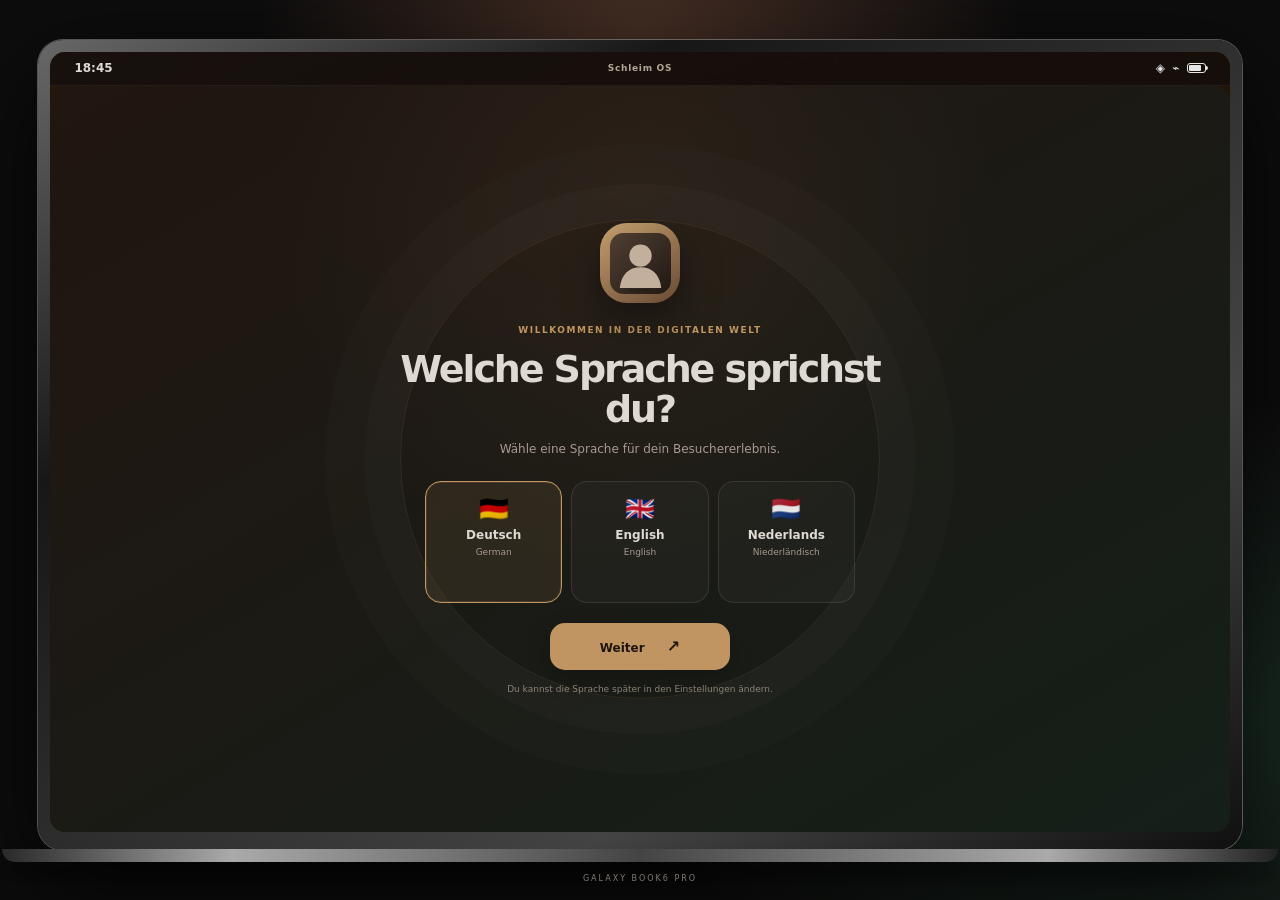
<file: extension-template/pages/newtab.html>
<!doctype html>
<html lang="de">
<head>
  <!-- Progressive web app shell. Styles, scripts and assets are organized in dedicated folders. -->
  <meta charset="utf-8">
  <meta name="viewport" content="width=device-width, initial-scale=1, viewport-fit=cover">
  <meta name="theme-color" content="#251205">
  <meta name="description" content="Browser OS – anpassbares Browser-Dashboard. Eine responsive Oberfläche für Smartphone, Tablet und Desktop.">
  <meta name="color-scheme" content="dark light">
  <title>Browser OS · Offizielles Browser-Betriebssystem</title>
  <link rel="icon" href="../assets/icons/icon.svg" type="image/svg+xml">
  
  
  <link rel="stylesheet" href="../styles/main.css">
  <link rel="stylesheet" href="../styles/personalization.css">
  <link rel="stylesheet" href="../styles/browser-store-admin.css">

<meta name="application-name" content="Browser OS"><meta name="referrer" content="strict-origin-when-cross-origin"></head>
<body data-theme="dark" data-wallpaper="midnight">
  <main class="stage" aria-label="Browser OS">
    <div class="device" id="device">
      <div class="side-button side-button-right"></div>
      <div class="side-button side-button-left"></div>
      <div class="screen" id="screen">
        <div class="wallpaper-glow glow-one"></div>
        <div class="wallpaper-glow glow-two"></div>
        <div class="grain"></div>

        <header class="statusbar" id="statusbar">
          <button class="status-time" id="statusTime" type="button" aria-label="Kontrollzentrum öffnen">16:03</button>
          <div class="status-icons" aria-hidden="true"><span>◈</span><span>⌁</span><span class="battery"><i></i></span></div>
        </header>

        <section class="language-screen" id="languageScreen" aria-label="Sprachauswahl">
          <div class="language-orbit"></div>
          <div class="brand-mark language-mark"><img src="../assets/demo/placeholder-avatar.svg" alt=""></div>
          <p class="eyebrow" id="languageEyebrow">WILLKOMMEN IN DER DIGITALEN WELT</p>
          <h1 id="languageTitle">Welche Sprache sprichst du?</h1>
          <p class="language-copy" id="languageCopy">Wähle eine Sprache für dein Besuchererlebnis.</p>
          <div class="language-options" role="group" aria-label="Choose language">
            <button class="language-option selected" type="button" data-language-choice="de"><span>🇩🇪</span><b>Deutsch</b><small>German</small></button>
            <button class="language-option" type="button" data-language-choice="en"><span>🇬🇧</span><b>English</b><small>English</small></button>
            <button class="language-option" type="button" data-language-choice="nl"><span>🇳🇱</span><b>Nederlands</b><small>Niederländisch</small></button>
          </div>
          <button class="primary-button" id="confirmLanguage" type="button">Weiter <span>↗</span></button>
          <p class="language-footnote" id="languageFootnote">Du kannst die Sprache später in den Einstellungen ändern.</p>
        </section>

        <section class="intro-screen hidden" id="introScreen">
          <div class="intro-orbit orbit-a"></div><div class="intro-orbit orbit-b"></div>
          <div class="brand-mark intro-mark"><img src="../assets/demo/placeholder-avatar.svg" alt=""></div>
          <p class="eyebrow">BROWSER EXTENSION TEMPLATE</p>
          <h1>Browser<br><span>OS</span></h1>
          <p class="intro-copy">Apps, Demo pages and digital tools – all in one place.</p>
          <button class="primary-button" id="enterOS" type="button">System starten <span>↗</span></button>
          <button class="text-button" id="skipIntro" type="button">Intro überspringen</button>
          <div class="intro-footer"><span>DEMO DEVICE</span><span>BUILT FOR THE WEB</span></div>
        </section>

        <section class="home-screen hidden" id="homeScreen" aria-label="Startbildschirm">
          <aside class="desktop-sidebar" aria-label="Desktop navigation">
            <div class="desktop-brand"><img src="../assets/demo/placeholder-avatar.svg" alt=""><span><b>Demo Creator</b><small>Digital world</small></span></div>
            <p class="desktop-sidebar-label">EXPLORE</p>
            <button type="button" data-app="websitehome">🏠 <span>Home</span></button>
            <button type="button" data-app="about">👤 <span>About</span></button>
            <button type="button" data-app="projects">🧩 <span>Projects</span></button>
            <button type="button" data-app="social">📸 <span>Social media</span></button>
            <button type="button" data-app="shop">🛍️ <span>Snail shop</span></button>
            <button type="button" data-app="studio">🚀 <span>Creator Studio</span></button>
            <button type="button" data-app="website">🌐 <span>Fan website</span></button>
            <button type="button" data-app="images">🖼️ <span>Images</span></button>
            <button type="button" data-app="legal">⚖️ <span>Legal</span></button>
            <p class="desktop-sidebar-label">QUICK ACCESS</p>
            <button type="button" data-app="contact">✉️ <span>Contact</span></button>
            <button type="button" data-app="settings">⚙️ <span>Settings</span></button>
          </aside>
          <div class="desktop-main">
          <div class="home-topline">
            <div><p class="eyebrow" id="longDate">FREITAG · 6. NOVEMBER</p><h2>Hallo! <span>Schön, dass du da bist.</span></h2></div>
            <button class="avatar-button" id="openProfile" type="button" aria-label="Demo-Profil"><img src="../assets/demo/placeholder-avatar.svg" alt=""></button>
          </div>
          <button class="search-pill" id="openSearch" type="button"><span class="search-symbol">⌕</span><span>Apps und Inhalte suchen</span><kbd>⌕</kbd></button>
          <p class="gesture-hint">↓ Vom oberen Rand nach unten wischen – Kontrollzentrum öffnen</p>

          <button class="hero-card" id="heroStudio" type="button">
            <span class="hero-orbit"></span>
            <span class="hero-tag">ENTDECKE DIE DIGITALE WELT</span>
            <span class="hero-title">Demo Creator<br><b>Apps & Projekte</b></span>
            <span class="hero-bottom"><span>Schön, dass du hier bist.</span><span class="hero-arrow">↗</span></span>
            <span class="hero-snail">💠</span>
          </button>
          <div class="section-heading"><span>Entdecke die Apps</span><button id="showAllApps" type="button">Alle anzeigen <span>→</span></button></div>
          <div class="app-grid" id="homeAppGrid"></div>
          <p class="ssos-arrange-hint">Kachel länger gedrückt halten und an die gewünschte Position ziehen. Die Reihenfolge wird automatisch in diesem Browser gespeichert.</p>

          <div class="section-heading project-heading"><span>Im Spotlight</span><span class="tiny-label">ENTDECKEN</span></div>
          <button class="mini-project" id="openCloud" type="button">
            <span class="mini-project-icon">🧩</span><span class="mini-project-copy"><b>Projektwelt</b><small>Alle digitalen Projekte gesammelt</small></span><span class="mini-arrow">↗</span>
          </button>
          <button class="mini-project" id="schleimVpn" type="button">
            <span class="mini-project-icon">🛡</span><span class="mini-project-copy"><b>Schleim VPN</b><small>WireGuard-Verbindung im Android-Browser verwalten</small></span><span class="mini-arrow">↗</span>
          </button>

          <nav class="dock" aria-label="Favoriten">
            <button data-app="website" type="button" aria-label="Website"><span>🌐</span></button>
            <button data-app="social" type="button" aria-label="Social Media"><span>📸</span></button>
            <button data-app="studio" type="button" aria-label="Creator Studio"><span>🚀</span></button>
            <button data-app="settings" type="button" aria-label="Einstellungen"><span>⚙️</span></button>
          </nav>
          </div>
          <aside class="desktop-info-panel">
            <div class="desktop-info-card"><span class="desktop-info-icon">💠</span><p class="eyebrow">DEMO PROFILE</p><h3>Demo Creator</h3><p>Technology, web projects and creative ideas.</p><button type="button" data-app="about">View profile ↗</button></div>
            <div class="desktop-info-card"><p class="eyebrow">PROJECT COLLECTION</p><h3>Projektwelt</h3><p>All digital projects in one place.</p><button type="button" data-app="projects">Explore ↗</button></div>
            <div class="desktop-info-card"><p class="eyebrow">CONNECT</p><button type="button" data-app="contact">✉️ Contact the Creator Studio ↗</button></div>
          </aside>
        </section>

        <section class="app-screen hidden" id="appScreen" aria-label="App-Fenster">
          <header class="app-window-bar">
            <button class="round-icon-button" id="backHome" type="button" aria-label="Zurück zum Startbildschirm">‹</button>
            <div class="app-window-title"><span id="appWindowEmoji">💠</span><b id="appWindowTitle">App</b></div>
            <button class="round-icon-button" id="closeApp" type="button" aria-label="App schließen">×</button>
          </header>
          <div class="app-scroll" id="appContent"></div>
        </section>

        <section class="control-panel hidden" id="controlPanel" aria-label="Kontrollzentrum">
          <div class="panel-handle"></div>
          <div class="panel-heading"><div><p class="eyebrow">Browser OS</p><h2>Kontrollzentrum</h2></div><button class="round-icon-button" id="closeControl" type="button" aria-label="Schließen">×</button></div>
          <div class="quick-grid">
            <button class="quick-tile active" data-toggle="wifi" type="button"><span>⌁</span><b>WLAN</b><small>Verbunden</small></button>
            <button class="quick-tile active" data-toggle="bluetooth" type="button"><span>ᛒ</span><b>Bluetooth</b><small>Bereit</small></button>
            <button class="quick-tile" data-toggle="quiet" type="button"><span>◐</span><b>Ruhemodus</b><small>Aus</small></button>
            <button class="quick-tile active" data-toggle="sounds" type="button"><span>♫</span><b>Töne</b><small>Ein</small></button>
            <button class="quick-tile active" data-toggle="mobile" type="button"><span>▥</span><b>Mobile Daten</b><small>Ein</small></button>
            <button class="quick-tile active" data-toggle="rotation" type="button"><span>⟳</span><b>Autom. Drehen</b><small>Ein</small></button>
            <button class="quick-tile" data-toggle="flashlight" type="button"><span>⌁</span><b>Taschenlampe</b><small>Aus</small></button>
          </div>
          <div class="slider-card"><div><span>☼</span><b>Displayhelligkeit</b><output id="brightnessOutput">90%</output></div><input id="brightnessSlider" type="range" min="35" max="100" value="90" aria-label="Displayhelligkeit"></div>
          <div class="slider-card"><div><span>◌</span><b>Glas-Effekt</b><output id="glassOutput">78%</output></div><input id="glassSlider" type="range" min="0" max="100" value="78" aria-label="Glas-Effekt"></div>
          <div class="slider-card"><div><span>♫</span><b>Medienlautstärke</b><output id="volumeOutput">35%</output></div><input id="volumeSlider" type="range" min="0" max="100" value="35" aria-label="Medienlautstärke"></div>
          <div class="wallpaper-card"><div class="wallpaper-title"><b>Hintergrund</b><small>Wähle deinen Look</small></div><div class="wallpaper-options"><button class="wall-choice selected" data-wall="midnight" type="button"><i></i><span>Midnight</span></button><button class="wall-choice" data-wall="blue" type="button"><i></i><span>Blue dusk</span></button><button class="wall-choice" data-wall="forest" type="button"><i></i><span>Forest</span></button><button class="wall-choice" data-wall="amber" type="button"><i></i><span>Amber</span></button></div></div>
          <p class="control-footnote">Die Schnellschalter und Regler bilden die One-UI-Optik nach. Eine Browser-Webapp kann die echten Funk-, Taschenlampen- oder Medienlautstärke-Funktionen des Galaxy S24 nicht systemweit steuern.</p>
          <div class="panel-actions"><button id="themeToggle" type="button">☾ <span>Darstellung wechseln</span></button><button id="motionToggle" type="button">◌ <span>Bewegung reduzieren</span></button><button id="lockButton" type="button">⌑ <span>Bildschirm sperren</span></button></div>
        </section>

        <section class="search-screen hidden" id="searchScreen" aria-label="Suche">
          <div class="search-header"><button class="round-icon-button" id="closeSearch" type="button" aria-label="Suche schließen">‹</button><input id="searchInput" type="search" placeholder="Apps suchen oder Google fragen …" autocomplete="off"><button class="round-icon-button" id="clearSearch" type="button" aria-label="Suche löschen">×</button><button class="google-search-button" id="googleSearchButton" type="button" aria-label="Bei Google suchen" title="Bei Google suchen">G</button></div>
          <p class="eyebrow search-caption">BROWSER OS SEARCH</p>
          <div id="searchResults" class="search-results"></div>
        </section>

        <section class="lock-screen hidden" id="lockScreen" aria-label="Sperrbildschirm">
          <div class="lock-top"><span>Browser OS</span><span>● ● ●</span></div>
          <div class="lock-clock"><div id="lockTime">16:03</div><p id="lockDate">Freitag, 6. November</p></div>
          <div class="lock-bottom"><p>Zum Entsperren antippen</p><button class="unlock-button" id="unlockButton" type="button">↑</button></div>
        </section>

        <div class="toast" id="toast" role="status" aria-live="polite"></div>
        <div class="gesture-area"><button class="gesture-bar" id="gestureBar" type="button" aria-label="Zum Startbildschirm"></button></div>
      </div>
    </div>
    <aside class="outside-caption"><div class="caption-logo"><img src="../assets/demo/placeholder-avatar.svg" alt=""></div><p class="eyebrow">A DIGITAL DEMO EXPERIENCE</p><h2>Entdecke die Welt.<br><span>Von Demo Creator.</span></h2><p>An interactive smartphone-style demo with apps, sample pages and digital tools.</p><div class="caption-meta"><span id="deviceModelLabel">DEMO DEVICE</span><span>VISITOR OS · 2026</span></div><div class="device-detection-card"><span class="eyebrow">DEVICE DETECTED</span><b id="deviceDetectedLabel">Demo smartphone</b><small id="deviceDetectedHint">Smartphone interface</small><div class="device-preview-buttons"><button type="button" data-preview-device="phone">Phone</button><button type="button" data-preview-device="tablet">Tablet</button><button type="button" data-preview-device="desktop">Desktop</button><button type="button" data-preview-device="auto">Auto</button></div></div></aside>
  </main>
<script src="../locales/legal-translations.js" defer></script>
  <script src="../scripts/app.js" defer></script>
  <script src="../scripts/personalization.js" defer></script>
  <script src="../scripts/update-center.js" defer></script>
  <script src="../scripts/browser-account.js" defer></script>
  <script src="../scripts/browser-media-cloud.js" defer></script>
  <script src="../scripts/browser-photo-ai.js" defer></script>
   <script src="../scripts/browser-store-admin.js" defer></script>

</body>
</html>
</file>
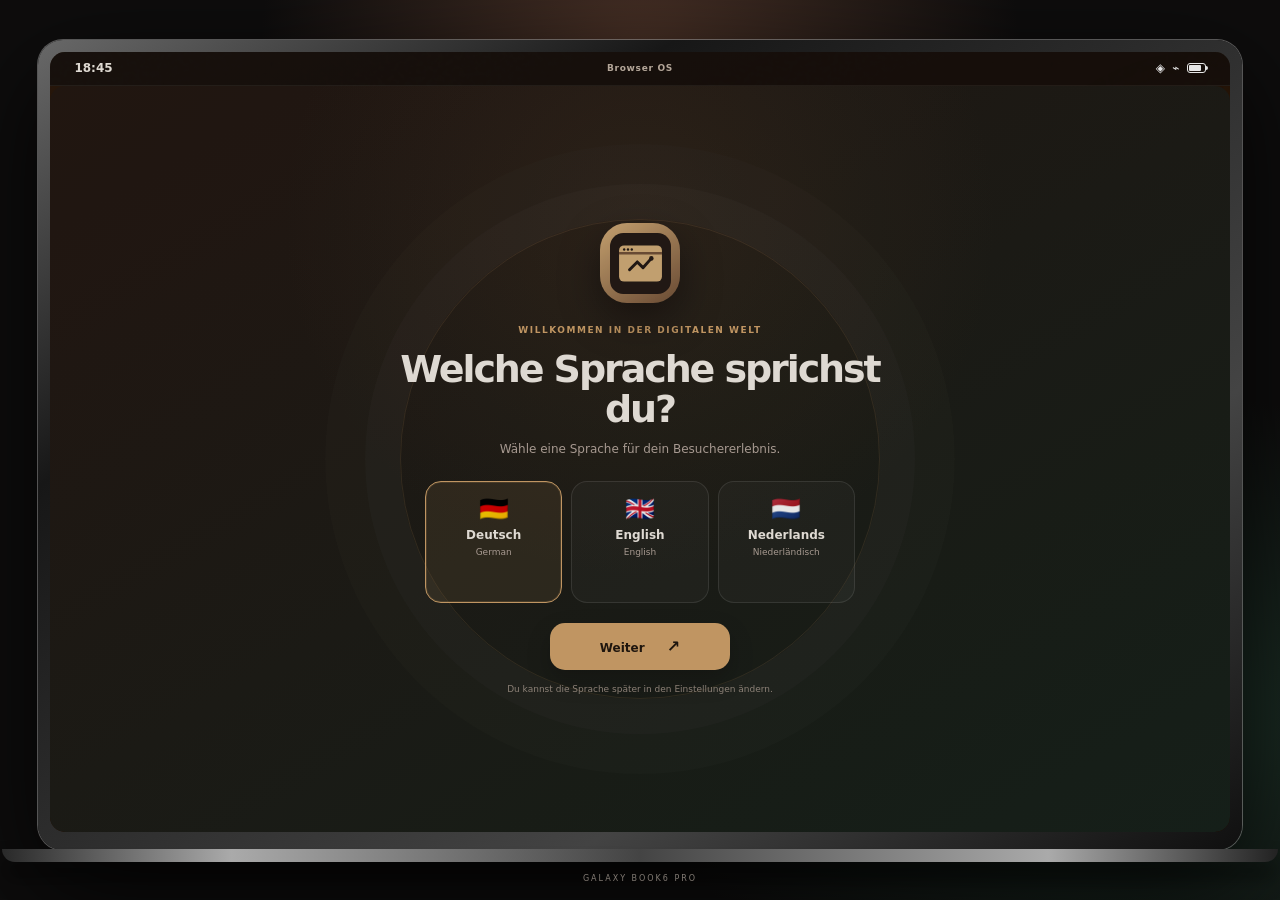
<file: extension-template/standalone/browser-os-standalone.html>
<!doctype html>
<html lang="de">
<head>
  <!-- Complete standalone build: all local CSS, JavaScript and icon assets are embedded in this file. -->
  <meta charset="utf-8">
  <meta name="viewport" content="width=device-width, initial-scale=1, viewport-fit=cover">
  <meta name="theme-color" content="#251205">
  <meta name="description" content="Browser OS – a multilingual, responsive visitor experience for phone, tablet and desktop.">
  <meta name="color-scheme" content="dark light">
  <title>Browser OS · Standalone</title>
  <link rel="icon" href="data:image/svg+xml,%3Csvg%20xmlns%3D%22http%3A%2F%2Fwww.w3.org%2F2000%2Fsvg%22%20viewBox%3D%220%200%20512%20512%22%3E%3Crect%20width%3D%22512%22%20height%3D%22512%22%20rx%3D%22112%22%20fill%3D%22%23251b16%22%2F%3E%3Crect%20x%3D%2276%22%20y%3D%22104%22%20width%3D%22360%22%20height%3D%22304%22%20rx%3D%2242%22%20fill%3D%22%23d6b17b%22%2F%3E%3Cpath%20d%3D%22M76%20170h360%22%20stroke%3D%22%23735239%22%20stroke-width%3D%2220%22%2F%3E%3Ccircle%20cx%3D%22119%22%20cy%3D%22139%22%20r%3D%2210%22%20fill%3D%22%23251b16%22%2F%3E%3Ccircle%20cx%3D%22151%22%20cy%3D%22139%22%20r%3D%2210%22%20fill%3D%22%23251b16%22%2F%3E%3Ccircle%20cx%3D%22183%22%20cy%3D%22139%22%20r%3D%2210%22%20fill%3D%22%23251b16%22%2F%3E%3Cpath%20d%3D%22M164%20308l65-65%2048%2048%2070-78%22%20fill%3D%22none%22%20stroke%3D%22%23251b16%22%20stroke-width%3D%2225%22%20stroke-linecap%3D%22round%22%20stroke-linejoin%3D%22round%22%2F%3E%3Ccircle%20cx%3D%22347%22%20cy%3D%22213%22%20r%3D%2219%22%20fill%3D%22%23251b16%22%2F%3E%3C%2Fsvg%3E" type="image/svg+xml"><link rel="apple-touch-icon" href="[data-uri]">
  
  
  <style data-source="styles/main.css">
:root{--accent:#d5a66d;--accent-2:#a5b98a;--ink:#f7f1e9;--muted:#b9aaa0;--screen-brightness:1;--glass:78%;--panel:rgba(38,29,25,.72);--line:rgba(255,255,255,.11);--shadow:0 25px 70px rgba(0,0,0,.38);font-family:Inter,ui-sans-serif,system-ui,-apple-system,"Segoe UI",sans-serif}
*{box-sizing:border-box}html,body{margin:0;min-height:100%;background:#100d0d;color:var(--ink)}body{min-height:100vh;overflow-x:hidden}button,input,textarea{font:inherit}button{color:inherit;cursor:pointer}button:focus-visible,input:focus-visible,textarea:focus-visible{outline:2px solid var(--accent);outline-offset:3px}.stage{min-height:100vh;display:flex;align-items:center;justify-content:center;gap:clamp(30px,7vw,120px);padding:30px 5vw;background:radial-gradient(ellipse at 50% 10%,#3b2820 0,transparent 42%),radial-gradient(ellipse at 15% 85%,#1d2b25 0,transparent 34%),#100d0d}.device{width:390px;height:min(844px,calc(100vh - 52px));min-height:690px;padding:8px;border-radius:48px;background:linear-gradient(135deg,#5d5c5b,#171717 28%,#3a3938 70%,#111);box-shadow:0 0 0 1px #7775,0 35px 95px #000b;position:relative;flex:0 0 auto}.screen{height:100%;width:100%;border-radius:40px;overflow:hidden;position:relative;background:#251205;color:var(--ink);isolation:isolate;filter:brightness(var(--screen-brightness));transition:background .4s,filter .2s}.screen:before{content:"";position:absolute;inset:0;background:linear-gradient(160deg,rgba(255,255,255,.025),transparent 30%,rgba(0,0,0,.18));z-index:-2}.screen:after{content:"";position:absolute;z-index:16;top:11px;left:50%;transform:translateX(-50%);width:9px;height:9px;border-radius:50%;background:#050505;box-shadow:0 0 0 2px #34312e,0 0 0 3px #080808;pointer-events:none}.wallpaper-glow{position:absolute;border-radius:50%;filter:blur(50px);opacity:.55;pointer-events:none;z-index:-1}.glow-one{width:310px;height:310px;background:#73503c;right:-160px;top:100px}.glow-two{width:290px;height:290px;background:#354c3b;left:-170px;bottom:70px}.grain{position:absolute;inset:0;pointer-events:none;opacity:.045;z-index:5;background-image:url("data:image/svg+xml,%3Csvg viewBox='0 0 180 180' xmlns='http://www.w3.org/2000/svg'%3E%3Cfilter id='n'%3E%3CfeTurbulence type='fractalNoise' baseFrequency='.8' numOctaves='3' stitchTiles='stitch'/%3E%3C/filter%3E%3Crect width='100%25' height='100%25' filter='url(%23n)' opacity='.35'/%3E%3C/svg%3E")}.side-button{position:absolute;width:4px;background:linear-gradient(90deg,#777,#222);border-radius:4px}.side-button-right{height:90px;right:-4px;top:170px}.side-button-left{height:58px;left:-4px;top:145px}.statusbar{height:42px;display:flex;align-items:center;justify-content:space-between;padding:0 23px;position:relative;z-index:8;font-size:12px;font-weight:700;letter-spacing:.02em}.status-time{border:0;background:none;padding:3px 0;font-weight:800}.status-icons{display:flex;gap:7px;align-items:center;color:#fff}.battery{height:10px;width:19px;border:1px solid currentColor;border-radius:3px;padding:1px;display:inline-flex;position:relative}.battery:after{content:"";position:absolute;right:-3px;top:2px;height:4px;width:2px;background:currentColor;border-radius:0 2px 2px 0}.battery i{display:block;width:86%;height:100%;background:currentColor;border-radius:1px}.eyebrow{font-size:9px;letter-spacing:.17em;font-weight:800;color:var(--accent);margin:0 0 7px}.hidden{display:none!important}.intro-screen{position:absolute;inset:42px 0 22px;display:flex;flex-direction:column;align-items:center;justify-content:center;text-align:center;padding:30px;overflow:hidden}.intro-screen h1{font-size:43px;line-height:.98;letter-spacing:-.07em;margin:12px 0 13px;font-weight:760}.intro-screen h1 span{color:var(--accent);font-weight:450}.intro-copy{font-size:12px;color:var(--muted);max-width:220px;line-height:1.6;margin:0 0 26px}.brand-mark{height:80px;width:80px;border-radius:27px;display:grid;place-items:center;background:linear-gradient(145deg,#d9b17a,#745239);box-shadow:0 15px 40px #0006}.brand-mark img{width:61px;height:61px}.intro-mark{margin-bottom:30px}.primary-button{border:0;background:var(--accent);color:#21170f;border-radius:15px;padding:14px 20px;font-weight:800;font-size:12px;min-width:180px;box-shadow:0 10px 25px #0003}.primary-button span{margin-left:18px;font-size:16px}.text-button{border:0;background:none;color:var(--muted);font-size:11px;margin-top:12px;padding:8px}.intro-footer{position:absolute;bottom:20px;left:24px;right:24px;display:flex;justify-content:space-between;color:#90847c;font-size:8px;letter-spacing:.12em}.intro-orbit{position:absolute;border:1px solid #ddc39a20;border-radius:50%;pointer-events:none}.orbit-a{width:470px;height:470px}.orbit-b{width:330px;height:330px;border-color:#ddc39a13}.home-screen{position:absolute;inset:42px 0 20px;padding:18px 20px 6px;overflow:auto;scrollbar-width:none}.home-screen::-webkit-scrollbar,.app-scroll::-webkit-scrollbar{display:none}.home-topline{display:flex;align-items:center;justify-content:space-between;margin-bottom:17px}.home-topline h2{font-size:28px;letter-spacing:-.06em;margin:0;font-weight:650}.home-topline h2 span{color:var(--accent)}.avatar-button{height:43px;width:43px;border-radius:16px;border:1px solid var(--line);background:#ffffff0c;display:grid;place-items:center}.avatar-button img{width:31px;height:31px}.search-pill{width:100%;border:1px solid var(--line);border-radius:14px;background:#ffffff0c;display:flex;align-items:center;gap:10px;padding:12px 13px;color:#bcb0a8;text-align:left;font-size:11px;margin-bottom:16px;backdrop-filter:blur(var(--glass-blur,14px))}.search-symbol{font-size:20px;line-height:10px}.search-pill kbd{margin-left:auto;font-size:15px;color:#d9c0a4}.hero-card{width:100%;height:150px;position:relative;overflow:hidden;border:1px solid color-mix(in srgb, var(--accent) 25.1%, transparent);border-radius:20px;text-align:left;padding:17px;background:linear-gradient(115deg,#33251f 0,#493428 48%,#26352b 100%);margin-bottom:21px;box-shadow:0 14px 28px #0002}.hero-card:after{content:"";position:absolute;inset:0;background:linear-gradient(90deg,#100c0a50,transparent 75%);pointer-events:none}.hero-tag,.hero-title,.hero-bottom{position:relative;z-index:1;display:block}.hero-tag{font-size:8px;letter-spacing:.14em;color:#dfbd93}.hero-title{font-size:20px;line-height:1.12;letter-spacing:-.045em;margin-top:10px}.hero-title b{font-weight:800;color:#f0c994}.hero-bottom{position:absolute;bottom:15px;left:17px;right:17px;display:flex;align-items:center;justify-content:space-between;color:#d8c9bd;font-size:9px}.hero-arrow{font-size:19px;color:#f1d4ae}.hero-snail{position:absolute;z-index:0;right:17px;top:23px;font-size:74px;filter:drop-shadow(0 12px 14px #0005);transform:rotate(-9deg)}.hero-orbit{position:absolute;right:-35px;top:-70px;width:195px;height:195px;border-radius:50%;border:1px solid #ffffff1c;box-shadow:0 0 0 22px #ffffff08,0 0 0 44px #ffffff05}.section-heading{display:flex;justify-content:space-between;align-items:center;margin:0 1px 12px;font-size:12px;font-weight:750}.section-heading button{border:0;background:none;color:var(--accent);font-size:9px}.tiny-label{font-size:8px;letter-spacing:.14em;color:#a8b99a}.app-grid{display:grid;grid-template-columns:repeat(4,1fr);gap:15px 7px;margin-bottom:21px}.app-icon{border:0;background:none;display:flex;align-items:center;flex-direction:column;gap:6px;min-width:0;padding:0}.app-icon .icon-tile{height:48px;width:48px;border:1px solid #ffffff17;border-radius:16px;background:linear-gradient(145deg,#ffffff18,#ffffff06);display:grid;place-items:center;font-size:22px;box-shadow:0 8px 17px #0002;backdrop-filter:blur(var(--glass-blur,15px));transition:transform .2s,border-color .2s}.app-icon:active .icon-tile{transform:scale(.92)}.app-icon small{font-size:8px;color:#e3d8ce;white-space:nowrap;max-width:78px;overflow:hidden;text-overflow:ellipsis}.mini-project{width:100%;display:flex;align-items:center;gap:11px;padding:11px 12px;border:1px solid var(--line);background:#ffffff0a;border-radius:16px;text-align:left;margin-bottom:14px}.mini-project-icon{height:38px;width:38px;border-radius:12px;background:#b1c5ab1e;display:grid;place-items:center;font-size:19px}.mini-project-copy{display:flex;flex-direction:column;gap:4px;min-width:0}.mini-project-copy b{font-size:10px}.mini-project-copy small{font-size:9px;color:var(--muted)}.mini-arrow{margin-left:auto;color:var(--accent)}.dock{display:flex;justify-content:space-around;align-items:center;padding:8px 10px;margin:0 auto 5px;width:88%;border:1px solid #ffffff20;border-radius:20px;background:#ffffff12;backdrop-filter:blur(var(--glass-blur,24px));box-shadow:0 12px 25px #0002}.dock button{height:43px;width:49px;border:0;border-radius:14px;background:#ffffff0b;font-size:21px}.gesture-area{position:absolute;bottom:0;left:0;right:0;height:20px;z-index:15;display:flex;justify-content:center;align-items:center;pointer-events:none}.gesture-bar{pointer-events:auto;width:105px;height:4px;border:0;border-radius:8px;background:#ffffffb8;padding:0}.app-screen{position:absolute;inset:42px 0 18px;z-index:6;background:linear-gradient(155deg,#211a17f2,#171b19f6 70%);backdrop-filter:blur(var(--glass-blur,22px));display:flex;flex-direction:column;animation:app-in .24s ease-out}.app-window-bar{height:58px;flex:0 0 58px;display:flex;align-items:center;justify-content:space-between;padding:0 17px;border-bottom:1px solid var(--line)}.round-icon-button{width:32px;height:32px;border-radius:50%;border:1px solid var(--line);background:#ffffff0b;font-size:20px;display:grid;place-items:center;line-height:1}.app-window-title{display:flex;align-items:center;gap:9px;font-size:12px}.app-window-title span{font-size:17px}.app-scroll{overflow:auto;flex:1;padding:20px 18px 28px;scrollbar-width:none}.app-hero{padding:18px;border:1px solid color-mix(in srgb, var(--accent) 18.8%, transparent);border-radius:19px;background:linear-gradient(140deg,#463328,#26352c);margin-bottom:17px;position:relative;overflow:hidden}.app-hero .eyebrow{color:#e5bd8c}.app-hero h2{font-size:25px;letter-spacing:-.055em;margin:4px 0 8px;line-height:1.05}.app-hero p{font-size:10px;line-height:1.6;color:#e0d2c6;margin:0;max-width:245px}.app-hero .large-emoji{position:absolute;font-size:62px;right:12px;bottom:8px;opacity:.9}.content-heading{font-size:13px;margin:19px 0 10px;letter-spacing:-.02em}.body-copy{font-size:11px;line-height:1.75;color:#c7bab0}.info-grid{display:grid;grid-template-columns:repeat(2,1fr);gap:9px;margin:12px 0}.info-card,.project-card,.link-card,.feature-card{border:1px solid var(--line);border-radius:15px;background:#ffffff09;padding:13px}.info-card span{font-size:18px}.info-card b,.project-card b,.link-card b,.feature-card b{display:block;font-size:10px;margin:7px 0 4px}.info-card small,.project-card small,.link-card small,.feature-card small{font-size:9px;color:var(--muted);line-height:1.5;display:block}.pill-row{display:flex;flex-wrap:wrap;gap:6px;margin:10px 0}.pill{border:1px solid color-mix(in srgb, var(--accent) 22.0%, transparent);border-radius:30px;padding:6px 9px;color:#e7c99f;font-size:9px;background:color-mix(in srgb, var(--accent) 4.7%, transparent)}.link-list,.project-list{display:grid;gap:9px}.link-card{display:flex;align-items:center;gap:11px;text-decoration:none;color:inherit;transition:background .2s,border-color .2s}.link-card:hover{background:#ffffff14;border-color:color-mix(in srgb, var(--accent) 37.6%, transparent)}.link-card .link-icon{height:37px;width:37px;display:grid;place-items:center;border-radius:12px;background:#ffffff0c;font-size:18px;flex:0 0 auto}.link-card .link-text{min-width:0;flex:1}.link-card b{margin:0 0 3px}.link-card .chevron{color:var(--accent);font-size:17px}.project-card{display:flex;gap:10px;align-items:flex-start}.project-icon{height:35px;width:35px;border-radius:11px;background:#ffffff0d;display:grid;place-items:center;font-size:18px;flex:0 0 auto}.project-card div:last-child{min-width:0}.project-card b{margin:1px 0 4px}.project-card p{font-size:9px;line-height:1.55;color:var(--muted);margin:0}.project-card .status{display:inline-block;margin-top:6px;color:#b8c8a7;font-size:8px;letter-spacing:.04em}.feature-card{margin:10px 0}.feature-card .feature-head{display:flex;align-items:center;gap:9px}.feature-card .feature-head span{font-size:20px}.feature-card p{font-size:9px;line-height:1.6;color:var(--muted);margin:8px 0 0}.app-button{border:0;border-radius:12px;background:var(--accent);color:#20170f;padding:11px 14px;font-size:10px;font-weight:800;display:inline-flex;align-items:center;gap:10px;text-decoration:none;margin-top:9px}.app-button.secondary{background:#ffffff0e;color:#f1e6dc;border:1px solid var(--line)}.notice{padding:11px 12px;border-left:2px solid var(--accent);background:color-mix(in srgb, var(--accent) 4.3%, transparent);color:#cdbdaf;font-size:9px;line-height:1.6;border-radius:0 10px 10px 0;margin:13px 0}.website-pages{display:grid;grid-template-columns:1fr 1fr;gap:8px}.website-pages a{min-height:86px;text-decoration:none;color:inherit;border:1px solid var(--line);background:#ffffff08;padding:11px;border-radius:13px}.website-pages a span{font-size:17px}.website-pages a b{display:block;font-size:9px;margin:6px 0 3px}.website-pages a small{display:block;font-size:8px;color:var(--muted)}.note-field{width:100%;min-height:210px;resize:vertical;border:1px solid var(--line);border-radius:14px;padding:13px;background:#08070650;color:var(--ink);font-size:11px;line-height:1.6}.save-row{display:flex;justify-content:space-between;align-items:center;font-size:9px;color:var(--muted);margin-top:8px}.control-panel{position:absolute;z-index:12;inset:40px 0 0;padding:8px 18px 30px;background:linear-gradient(160deg,rgba(28,23,21,.97),rgba(19,28,23,.97));backdrop-filter:blur(var(--glass-blur,28px));border-radius:26px 26px 0 0;overflow:auto;animation:panel-in .23s ease-out}.panel-handle{height:4px;width:40px;border-radius:8px;background:#ffffff55;margin:0 auto 18px}.panel-heading{display:flex;justify-content:space-between;align-items:center;margin-bottom:16px}.panel-heading h2{margin:0;font-size:22px;letter-spacing:-.05em}.quick-grid{display:grid;grid-template-columns:1fr 1fr;gap:9px}.quick-tile{height:76px;border:1px solid var(--line);border-radius:15px;background:#ffffff0b;text-align:left;padding:10px 12px;display:grid;grid-template-columns:26px 1fr;grid-template-rows:1fr 1fr;align-items:center}.quick-tile>span{grid-row:1/3;font-size:21px;color:var(--accent)}.quick-tile b{font-size:10px}.quick-tile small{font-size:8px;color:var(--muted)}.quick-tile.active{background:color-mix(in srgb, var(--accent) 12.9%, transparent);border-color:color-mix(in srgb, var(--accent) 30.2%, transparent)}.slider-card{margin-top:10px;border:1px solid var(--line);background:#ffffff08;border-radius:14px;padding:11px 12px}.slider-card>div{display:flex;align-items:center;gap:8px;font-size:10px}.slider-card>div span{font-size:16px;color:var(--accent)}.slider-card output{margin-left:auto;color:var(--muted);font-size:9px}.slider-card input{width:100%;accent-color:var(--accent);margin:11px 0 0}.wallpaper-card{padding:13px;margin-top:10px;border:1px solid var(--line);background:#ffffff08;border-radius:14px}.wallpaper-title b{font-size:10px;display:block}.wallpaper-title small{font-size:8px;color:var(--muted)}.wallpaper-options{display:grid;grid-template-columns:repeat(4,1fr);gap:7px;margin-top:11px}.wall-choice{border:0;background:none;padding:0;display:grid;gap:5px;justify-items:center;font-size:8px;color:var(--muted)}.wall-choice i{height:37px;width:100%;border:2px solid transparent;border-radius:9px;background:linear-gradient(130deg,#261915,#596146)}.wall-choice[data-wall="blue"] i{background:linear-gradient(130deg,#131f36,#52718e)}.wall-choice[data-wall="forest"] i{background:linear-gradient(130deg,#14261f,#667e50)}.wall-choice[data-wall="amber"] i{background:linear-gradient(130deg,#351b12,#b06a39)}.wall-choice.selected i{border-color:var(--accent)}.control-footnote{font-size:8px;line-height:1.5;color:var(--muted);margin:10px 2px 2px}.panel-actions{display:grid;grid-template-columns:1fr;gap:7px;margin-top:10px}.panel-actions button{border:1px solid var(--line);border-radius:12px;background:#ffffff09;text-align:left;padding:11px 12px;font-size:10px}.panel-actions button:first-letter{color:var(--accent)}.search-screen{position:absolute;z-index:13;inset:42px 0 18px;padding:12px 17px 28px;background:linear-gradient(150deg,#211a17f5,#18201cf5);backdrop-filter:blur(var(--glass-blur,25px));animation:panel-in .2s ease-out}.search-header{display:flex;gap:8px;align-items:center}.search-header input{min-width:0;flex:1;border:1px solid var(--line);background:#ffffff0b;border-radius:13px;padding:11px 12px;color:var(--ink);font-size:11px}.search-caption{margin:22px 2px 11px}.search-results{display:grid;gap:8px}.search-result{display:flex;align-items:center;gap:11px;text-align:left;border:1px solid var(--line);border-radius:13px;padding:10px;background:#ffffff08}.search-result span{font-size:19px}.search-result b{font-size:10px;display:block}.search-result small{font-size:8px;color:var(--muted)}.lock-screen{position:absolute;z-index:14;inset:0;padding:58px 25px 36px;background:linear-gradient(155deg,#191410eF,#17231dF2),radial-gradient(circle at 75% 25%,#9a6a4140,transparent 38%);backdrop-filter:blur(var(--glass-blur,25px));display:flex;flex-direction:column;justify-content:space-between;text-align:center}.lock-top{display:flex;justify-content:space-between;font-size:8px;letter-spacing:.12em;color:#d8c9ba}.lock-clock{margin-top:30px}.lock-clock div{font-size:72px;letter-spacing:-.09em;font-weight:250}.lock-clock p{font-size:11px;color:#c8b8a9;margin:0}.lock-bottom p{font-size:9px;color:#c9baad}.unlock-button{height:46px;width:46px;border-radius:50%;border:1px solid #ffffff44;background:#ffffff14;font-size:22px}.toast{position:absolute;z-index:20;bottom:35px;left:50%;transform:translate(-50%,20px);opacity:0;pointer-events:none;white-space:nowrap;padding:10px 14px;border-radius:30px;background:#e6d4c0;color:#251910;font-size:9px;font-weight:700;box-shadow:0 10px 20px #0004;transition:.22s}.toast.show{opacity:1;transform:translate(-50%,0)}.outside-caption{width:min(360px,30vw);color:#f7ede1}.caption-logo{height:54px;width:54px;border:1px solid #e2c29b55;background:#ffffff0c;border-radius:18px;display:grid;place-items:center;margin-bottom:25px}.caption-logo img{width:42px}.outside-caption h2{font-size:clamp(34px,4.2vw,58px);line-height:.98;letter-spacing:-.07em;margin:8px 0 16px}.outside-caption h2 span{color:var(--accent);font-weight:450}.outside-caption>p:not(.eyebrow){max-width:290px;color:#b9aaa0;font-size:12px;line-height:1.7}.caption-meta{display:flex;gap:17px;margin-top:55px;color:#84766d;font-size:8px;letter-spacing:.12em}.reduce-motion *{animation:none!important;transition:none!important;scroll-behavior:auto!important}
body[data-wallpaper="blue"] .screen{background:#111b2a}body[data-wallpaper="blue"] .glow-one{background:#38577f}body[data-wallpaper="blue"] .glow-two{background:#243f50}body[data-wallpaper="forest"] .screen{background:#111d18}body[data-wallpaper="forest"] .glow-one{background:#456247}body[data-wallpaper="forest"] .glow-two{background:#283a2d}body[data-wallpaper="amber"] .screen{background:#25150f}body[data-wallpaper="amber"] .glow-one{background:#8d4e2e}body[data-wallpaper="amber"] .glow-two{background:#59402b}
body[data-theme="light"]{--ink:#f9f4ed;--muted:#c7b9af}body[data-theme="light"] .screen{filter:brightness(1.12)}body[data-theme="light"] .app-screen,body[data-theme="light"] .control-panel,body[data-theme="light"] .search-screen{background:linear-gradient(150deg,rgba(57,49,44,.94),rgba(44,55,47,.95))}
@keyframes app-in{from{opacity:0;transform:translateY(12px)}to{opacity:1;transform:translateY(0)}}@keyframes panel-in{from{opacity:0;transform:translateY(15px)}to{opacity:1;transform:translateY(0)}}
@media(max-width:760px){.stage{padding:0;display:block;min-height:100dvh;background:#17120f}.device{width:100%;height:100dvh;min-height:0;padding:0;border-radius:0;background:#17120f;box-shadow:none}.device:before,.side-button,.outside-caption{display:none}.screen{border-radius:0;min-height:100dvh}.screen:after{top:calc(10px + env(safe-area-inset-top))}.statusbar{padding-top:env(safe-area-inset-top);height:calc(42px + env(safe-area-inset-top));padding-left:24px;padding-right:24px}.intro-screen{inset:calc(42px + env(safe-area-inset-top)) 0 calc(22px + env(safe-area-inset-bottom))}.home-screen{inset:calc(42px + env(safe-area-inset-top)) 0 calc(20px + env(safe-area-inset-bottom));padding-top:14px}.app-screen{inset:calc(42px + env(safe-area-inset-top)) 0 calc(18px + env(safe-area-inset-bottom))}.control-panel{inset:calc(40px + env(safe-area-inset-top)) 0 0;padding-bottom:calc(30px + env(safe-area-inset-bottom))}.search-screen{inset:calc(42px + env(safe-area-inset-top)) 0 calc(18px + env(safe-area-inset-bottom))}.gesture-area{height:calc(20px + env(safe-area-inset-bottom));padding-bottom:env(safe-area-inset-bottom)}.lock-screen{padding-top:calc(58px + env(safe-area-inset-top));padding-bottom:calc(36px + env(safe-area-inset-bottom))}}
@media(max-height:740px) and (min-width:761px){.device{height:calc(100vh - 24px);min-height:620px}.home-screen{padding-top:10px}.hero-card{height:126px;margin-bottom:14px}.app-grid{gap:10px 7px;margin-bottom:12px}.app-icon .icon-tile{height:42px;width:42px}.home-topline{margin-bottom:11px}}
@media(prefers-reduced-motion:reduce){*,*:before,*:after{animation-duration:.01ms!important;transition-duration:.01ms!important;scroll-behavior:auto!important}}

/* Visitor-first pages and app-style project navigation */
.visitor-welcome{border:1px solid rgba(213,166,109,.22);background:linear-gradient(135deg,rgba(213,166,109,.12),rgba(165,185,138,.08));border-radius:15px;padding:13px;margin:10px 0 15px}
.visitor-welcome b{font-size:11px;display:block;color:#f2d5ad}
.visitor-welcome p{font-size:9px;line-height:1.6;color:var(--muted);margin:6px 0 0}
.website-pages button{min-height:86px;text-align:left;text-decoration:none;color:inherit;border:1px solid var(--line);background:#ffffff08;padding:11px;border-radius:13px;display:flex;flex-direction:column;align-items:flex-start;justify-content:flex-start}
.website-pages button:active,.project-open:active{transform:scale(.98)}
.project-open{width:100%;display:flex;align-items:center;gap:11px;padding:11px 12px;border:1px solid var(--line);background:#ffffff09;border-radius:15px;text-align:left;color:inherit;transition:background .2s,border-color .2s}
.project-open:hover{background:#ffffff13;border-color:color-mix(in srgb, var(--accent) 33.3%, transparent)}
.project-open>span:nth-child(2){display:flex;flex-direction:column;gap:4px;min-width:0;flex:1}
.project-open b{font-size:10px}
.project-open small{font-size:9px;color:var(--muted);line-height:1.45}
.project-open>strong{color:var(--accent);font-size:17px;font-weight:500}
.feed-card{border:1px solid var(--line);background:#ffffff09;border-radius:15px;padding:13px;margin:9px 0}
.feed-top{display:flex;align-items:center;gap:9px;margin-bottom:10px}
.feed-avatar{width:33px;height:33px;border-radius:12px;display:grid;place-items:center;background:color-mix(in srgb, var(--accent) 10.6%, transparent);font-size:18px}
.feed-top b,.feed-top small{display:block}
.feed-top b{font-size:9px}
.feed-top small{font-size:8px;color:var(--muted);margin-top:3px}
.feed-card h4{font-size:11px;margin:0 0 6px;color:#f0d3ad}
.feed-card p{font-size:9px;line-height:1.65;color:#cbbfb5;margin:0}
.feed-tags{display:block;color:#b6c59f;font-size:8px;line-height:1.6;margin-top:8px}
.embed-shell{border:1px solid var(--line);border-radius:15px;overflow:hidden;background:#ffffff07;margin:10px 0}
.embed-placeholder{display:flex;flex-direction:column;align-items:flex-start;gap:7px;padding:14px}
.embed-placeholder>span{font-size:25px}
.embed-placeholder b{font-size:11px}
.embed-placeholder small{font-size:9px;line-height:1.6;color:var(--muted)}
.embed-placeholder .app-button{margin-top:4px}
.embedded-frame-wrap{padding:10px}
.embedded-frame-head{display:flex;justify-content:space-between;align-items:center;margin:0 2px 8px;font-size:10px}
.embedded-frame-wrap iframe{width:100%;height:430px;border:1px solid var(--line);border-radius:12px;background:#fff}
.embedded-frame-wrap .body-copy{font-size:9px}
.legal-toolbar{display:flex;align-items:center;justify-content:space-between;gap:8px;color:var(--muted);font-size:8px;margin:0 1px 9px}
.legal-toolbar .text-button{margin:0;padding:6px 0;color:var(--accent);font-size:8px}
.legal-sections{display:grid;gap:8px}
.legal-section{border:1px solid var(--line);border-radius:13px;background:#ffffff08;overflow:hidden}
.legal-section summary{list-style:none;display:flex;align-items:center;justify-content:space-between;gap:9px;padding:12px;font-size:10px;font-weight:750;cursor:pointer;line-height:1.45}
.legal-section summary::-webkit-details-marker{display:none}
.legal-section summary span{color:var(--accent);font-size:15px;flex:0 0 auto;transition:transform .2s}
.legal-section[open] summary span{transform:rotate(45deg)}
.legal-body{padding:0 12px 12px;border-top:1px solid #ffffff0b}
.legal-body p{font-size:9px;line-height:1.7;color:#cfc2b8;white-space:normal;margin:10px 0 0;overflow-wrap:anywhere}
.instruction-list{padding-left:18px;color:#d2c6bd;font-size:9px;line-height:1.75}
.instruction-list li{padding:3px 0 3px 3px}
.warning-notice{border-left-color:var(--accent);background:rgba(213,166,109,.1)}
.control-footnote{font-size:8px;line-height:1.5;color:#a99a8f;margin:11px 2px}
.panel-actions{padding-bottom:10px}
@media (max-width:470px){
  .stage{padding:0;min-height:100svh;display:flex;align-items:stretch;justify-content:center;background:#100d0d}
  .device{width:100vw;height:100svh;min-height:0;padding:0;border-radius:0;background:#100d0d;box-shadow:none}
  .screen{border-radius:0}
  .side-button,.outside-caption{display:none}
  .screen:after{top:8px}
  .statusbar{padding-left:23px;padding-right:23px}
}
@media (prefers-reduced-motion:reduce){*,*::before,*::after{scroll-behavior:auto!important;animation-duration:.01ms!important;transition-duration:.01ms!important}}
.site-image-grid{display:grid;grid-template-columns:1fr 1fr 1fr;gap:7px;margin:12px 0 16px}
.site-image-grid img{width:100%;height:112px;object-fit:cover;border-radius:12px;border:1px solid var(--line);background:#ffffff0a}
.gesture-hint{font-size:8px;color:#a99a8f;text-align:center;margin:-7px 0 14px;letter-spacing:.02em}

/* Pull-down gesture support: reserve the status strip for the OS quick-settings gesture. */
.statusbar{touch-action:pan-x;user-select:none;-webkit-user-select:none}
.statusbar button{touch-action:pan-x}
.control-panel{overscroll-behavior:contain}


/* Language welcome screen */
.language-screen{position:absolute;z-index:18;inset:42px 0 22px;display:flex;flex-direction:column;align-items:center;justify-content:center;text-align:center;padding:28px;overflow:auto;background:radial-gradient(circle at 50% 18%,#6b493433,transparent 42%),linear-gradient(150deg,#251812,#17221c)}
.language-orbit{position:absolute;width:480px;height:480px;border:1px solid color-mix(in srgb, var(--accent) 13.3%, transparent);border-radius:50%;box-shadow:0 0 0 35px #ffffff05,0 0 0 75px #ffffff03;pointer-events:none}
.language-mark{position:relative;z-index:1;margin-bottom:22px}
.language-screen h1{position:relative;z-index:1;font-size:clamp(26px,5vw,38px);letter-spacing:-.055em;line-height:1.05;max-width:520px;margin:8px 0 10px}
.language-copy{position:relative;z-index:1;max-width:380px;color:var(--muted);font-size:12px;line-height:1.6;margin:0 0 22px}
.language-options{position:relative;z-index:1;display:grid;grid-template-columns:repeat(3,minmax(92px,1fr));gap:9px;width:min(100%,430px);margin-bottom:20px}
.language-option{display:flex;flex-direction:column;align-items:center;gap:5px;min-height:104px;border:1px solid var(--line);border-radius:16px;background:#ffffff08;padding:13px 8px;color:var(--ink)}
.language-option span{font-size:24px}.language-option b{font-size:12px}.language-option small{font-size:9px;color:var(--muted)}.language-option.selected{border-color:var(--accent);background:color-mix(in srgb, var(--accent) 10.6%, transparent);box-shadow:0 0 0 1px color-mix(in srgb, var(--accent) 18.8%, transparent) inset}
.language-footnote{position:relative;z-index:1;color:#9c8f84;font-size:9px;margin:14px 0 0}

/* Embedded your website provider areas: honest source disclosure and responsive viewport */
.embed-code-details{margin-top:12px;border:1px solid var(--line);border-radius:14px;background:#ffffff07;overflow:hidden}
.embed-code-details summary{cursor:pointer;padding:12px 13px;font-size:10px;font-weight:750;list-style:none}.embed-code-details summary::-webkit-details-marker{display:none}.embed-code-details summary:after{content:'＋';float:right;color:var(--accent)}
.embed-code-details[open] summary:after{content:'−'}
.embed-code-details pre{overflow:auto;white-space:pre-wrap;overflow-wrap:anywhere;background:#0808088a;color:#d9c6ae;padding:13px;margin:0;font:10px/1.55 ui-monospace,SFMono-Regular,Consolas,monospace;border-top:1px solid var(--line)}
.embed-code-details .app-button{margin:10px 12px 12px;width:calc(100% - 24px)}
.embedded-frame-wrap iframe{width:100%;height:520px;border:1px solid var(--line);border-radius:14px;background:#fff}
.embed-provenance{font-size:9px;line-height:1.55;color:var(--muted);margin:8px 2px 0}

/* Device detection badge and responsive shells */
.device-detection-card{border:1px solid color-mix(in srgb, var(--accent) 18.8%, transparent);background:#ffffff08;border-radius:16px;padding:13px 14px;margin-top:20px;display:grid;gap:5px;max-width:330px}
.device-detection-card>b{font-size:13px}.device-detection-card>small{font-size:10px;color:var(--muted)}.device-preview-buttons{display:flex;flex-wrap:wrap;gap:6px;margin-top:7px}
.device-preview-buttons button{border:1px solid var(--line);border-radius:20px;background:#ffffff0a;padding:6px 9px;font-size:9px}.device-preview-buttons button.active{background:color-mix(in srgb, var(--accent) 13.3%, transparent);border-color:var(--accent);color:#f4d7b3}
.desktop-sidebar,.desktop-info-panel{display:none}
body[data-device="tablet"] .stage{padding:22px 3vw;gap:28px}
body[data-device="tablet"] .device{width:min(1100px,91vw);height:min(91vh,1000px);min-height:650px;padding:9px;border-radius:39px;background:linear-gradient(135deg,#777,#1c1c1c 28%,#4b4b4b 70%,#111);box-shadow:0 0 0 1px #aaa5,0 32px 90px #000b}
body[data-device="tablet"] .screen{border-radius:30px}
body[data-device="tablet"] .screen:after{top:12px;width:7px;height:7px}
body[data-device="tablet"] .statusbar{height:42px;padding-inline:34px}
body[data-device="tablet"] .home-screen{inset:42px 0 20px;padding:24px 32px 12px}
body[data-device="tablet"] .app-grid{grid-template-columns:repeat(6,minmax(68px,1fr));gap:20px 12px}
body[data-device="tablet"] .app-icon .icon-tile{height:58px;width:58px;border-radius:19px;font-size:25px}
body[data-device="tablet"] .app-icon small{font-size:10px;max-width:110px}
body[data-device="tablet"] .hero-card{height:190px;padding:23px}.hero-title{font-size:25px}
body[data-device="tablet"] .app-scroll{padding:26px 32px 34px}
body[data-device="tablet"] .app-hero{padding:24px}.body-copy{font-size:12px;line-height:1.8}
body[data-device="tablet"] .website-pages{grid-template-columns:repeat(3,minmax(0,1fr))}
body[data-device="tablet"] .info-grid{grid-template-columns:repeat(3,minmax(0,1fr))}
body[data-device="tablet"] .control-panel{inset:42px 0 0 24%;border-radius:28px 0 0 0;max-width:760px;margin-left:auto;padding:22px 26px 32px}

body[data-device="desktop"] .stage{padding:34px 3vw 45px;display:flex;align-items:center;justify-content:center;gap:0;min-height:100vh;background:radial-gradient(ellipse at 50% 8%,#493126,transparent 42%),radial-gradient(ellipse at 90% 80%,#1c3026,transparent 32%),#0e0d0d}
body[data-device="desktop"] .device{width:min(1500px,94vw);height:min(930px,90vh);min-height:680px;padding:12px 12px 18px;border-radius:25px;background:linear-gradient(145deg,#686868,#171717 27%,#444 72%,#101010);box-shadow:0 0 0 1px #9998,0 34px 100px #000c;flex:none}
body[data-device="desktop"] .device:before{content:'';position:absolute;left:-3%;right:-3%;height:13px;bottom:-12px;border-radius:0 0 24px 24px;background:linear-gradient(90deg,#292929,#aaa 18%,#444 50%,#aaa 82%,#222);box-shadow:0 15px 20px #0008}
body[data-device="desktop"] .device:after{content:'GALAXY BOOK6 PRO';position:absolute;left:0;right:0;bottom:-33px;text-align:center;color:#827a73;font-size:8px;letter-spacing:.25em}
body[data-device="desktop"] .side-button{display:none}body[data-device="desktop"] .screen{border-radius:15px}
body[data-device="desktop"] .screen:after{display:none}
body[data-device="desktop"] .statusbar{height:34px;padding:0 24px;background:#0d0e0f88;border-bottom:1px solid #ffffff10}
body[data-device="desktop"] .statusbar:before{content:'Browser OS';position:absolute;left:50%;transform:translateX(-50%);font-size:9px;letter-spacing:.08em;color:#c8b9aa}
body[data-device="desktop"] .home-screen{inset:34px 0 0;padding:28px 28px 24px;display:grid;grid-template-columns:205px minmax(0,1fr) 250px;gap:22px;align-items:stretch;overflow:hidden}
body[data-device="desktop"] .desktop-sidebar{display:flex;flex-direction:column;gap:8px;border:1px solid var(--line);border-radius:19px;background:#ffffff07;padding:17px 13px;min-width:0}
body[data-device="desktop"] .desktop-brand{display:flex;align-items:center;gap:9px;padding:4px 4px 17px;border-bottom:1px solid var(--line)}
body[data-device="desktop"] .desktop-brand img{width:36px;height:36px}.desktop-brand span{display:flex;flex-direction:column;gap:3px}.desktop-brand b{font-size:10px}.desktop-brand small{font-size:8px;color:var(--muted)}
body[data-device="desktop"] .desktop-sidebar-label{font-size:8px;letter-spacing:.18em;color:#9d8c7e;margin:10px 6px 4px}
body[data-device="desktop"] .desktop-sidebar>button{border:1px solid transparent;border-radius:10px;background:transparent;text-align:left;padding:10px;font-size:11px;display:flex;gap:9px;align-items:center}
body[data-device="desktop"] .desktop-sidebar>button:hover{background:#ffffff0d;border-color:var(--line)}
body[data-device="desktop"] .desktop-main{min-width:0;overflow:auto;scrollbar-width:thin;padding-right:4px;display:flex;flex-direction:column}
body[data-device="desktop"] .home-topline h2{font-size:31px}body[data-device="desktop"] .search-pill{max-width:720px}
body[data-device="desktop"] .hero-card{height:174px;min-height:174px}
body[data-device="desktop"] .app-grid{grid-template-columns:repeat(7,minmax(72px,1fr));gap:18px 12px}
body[data-device="desktop"] .app-icon .icon-tile{height:56px;width:56px;border-radius:18px;font-size:25px}
body[data-device="desktop"] .app-icon small{font-size:9px;max-width:105px}
body[data-device="desktop"] .desktop-info-panel{display:flex;flex-direction:column;gap:12px;min-width:0}
body[data-device="desktop"] .desktop-info-card{border:1px solid var(--line);background:#ffffff08;border-radius:17px;padding:15px;display:flex;flex-direction:column;gap:6px}
body[data-device="desktop"] .desktop-info-card h3{margin:0;font-size:15px}.desktop-info-card p:not(.eyebrow){font-size:10px;line-height:1.6;color:var(--muted);margin:2px 0 8px}
body[data-device="desktop"] .desktop-info-card button{border:1px solid color-mix(in srgb, var(--accent) 26.7%, transparent);border-radius:9px;background:color-mix(in srgb, var(--accent) 7.1%, transparent);padding:9px;text-align:left;font-size:9px}
body[data-device="desktop"] .desktop-info-icon{font-size:31px}
body[data-device="desktop"] .dock{width:min(500px,80%);margin-top:auto;position:sticky;bottom:0}
body[data-device="desktop"] .app-screen{inset:34px 0 0;border-radius:0 0 15px 15px;background:linear-gradient(155deg,#211a17f7,#171b19f9)}
body[data-device="desktop"] .app-window-bar{height:64px;flex-basis:64px;padding:0 28px}
body[data-device="desktop"] .app-window-title{font-size:15px}.app-window-title span{font-size:20px}
body[data-device="desktop"] .app-scroll{padding:28px clamp(26px,5vw,80px) 42px;max-width:1200px;width:100%;align-self:center}
body[data-device="desktop"] .app-hero h2{font-size:33px}.app-hero p:not(.eyebrow){font-size:13px}
body[data-device="desktop"] .website-pages{grid-template-columns:repeat(4,minmax(0,1fr))}
body[data-device="desktop"] .info-grid{grid-template-columns:repeat(4,minmax(0,1fr))}
body[data-device="desktop"] .project-list{grid-template-columns:repeat(2,minmax(0,1fr))}
body[data-device="desktop"] .control-panel{inset:34px 0 0 auto;width:min(520px,45%);border-radius:18px 0 0 0;padding:25px 28px 35px;box-shadow:-20px 0 70px #0008}
body[data-device="desktop"] .quick-grid{grid-template-columns:repeat(3,1fr)}
body[data-device="desktop"] .search-screen{inset:34px 0 0;padding:22px 28px 42px}
body[data-device="desktop"] .search-results{grid-template-columns:repeat(2,minmax(0,1fr))}
body[data-device="desktop"] .lock-screen{border-radius:15px}
body[data-device="desktop"] .gesture-area{display:none}
body[data-device="desktop"] .outside-caption{display:none}
body[data-device="desktop"] .language-screen,.device[data-device="desktop"] .language-screen{border-radius:15px}

@media(max-width:760px){.language-screen{inset:calc(42px + env(safe-area-inset-top)) 0 calc(22px + env(safe-area-inset-bottom));padding:20px}.language-screen h1{font-size:29px}.language-options{gap:6px}.language-option{min-height:94px;padding:10px 5px}.language-option b{font-size:11px}}
@media(min-width:761px) and (max-width:1199px){body[data-device="tablet"] .outside-caption{display:none}body[data-device="tablet"] .language-screen{inset:42px 0 22px}body[data-device="tablet"] .device{width:min(1100px,94vw)}body[data-device="tablet"] .home-topline h2{font-size:32px}}
@media(min-width:1200px){body[data-device="desktop"] .language-screen{inset:34px 0 0}body[data-device="desktop"] .language-options{max-width:570px}body[data-device="desktop"] .language-option{min-height:122px}}

/* Demo projects run inside isolated, responsive app frames. */
.project-runtime-card{border:1px solid var(--line);border-radius:16px;background:#ffffff08;padding:10px;margin:10px 0 14px;overflow:hidden}
.project-runtime-card .embedded-frame-head{display:flex;align-items:center;justify-content:space-between;gap:10px;margin:0 0 9px;font-size:10px}
.runtime-status{font-size:7px;letter-spacing:.13em;color:#b6c9a9;border:1px solid #b6c9a944;border-radius:20px;padding:5px 8px;white-space:nowrap}
.project-runtime-frame{display:block;width:100%;height:min(68vh,720px);min-height:500px;border:1px solid var(--line);border-radius:12px;background:#fff}
.runtime-actions{display:flex;flex-wrap:wrap;gap:7px;align-items:center}
.runtime-actions .app-button{margin-top:3px}
.shop-runtime-toolbar{display:flex;align-items:center;justify-content:space-between;gap:12px;padding:12px;border:1px solid var(--line);border-radius:14px;background:#ffffff08;margin:12px 0}
.shop-runtime-toolbar>div{display:flex;flex-direction:column;gap:4px;min-width:0}
.shop-runtime-toolbar b{font-size:10px}
.shop-runtime-toolbar small{font-size:8px;color:var(--muted)}
.shop-runtime-toolbar .app-button{margin:0;white-space:nowrap}
.shop-app-frame{display:block;width:100%;height:min(82vh,1050px);min-height:680px;border:1px solid var(--line);border-radius:14px;background:#251205;overflow:hidden}
@media(max-width:520px){.project-runtime-frame{height:68vh;min-height:460px}.shop-runtime-toolbar{align-items:flex-start;flex-direction:column}.shop-app-frame{height:76vh;min-height:620px}}
@media(min-width:761px){body[data-device="tablet"] .project-runtime-frame{height:min(72vh,850px);min-height:620px}body[data-device="tablet"] .shop-app-frame{height:min(82vh,1120px);min-height:780px}}
@media(min-width:1100px){body[data-device="desktop"] .project-runtime-frame{height:min(74vh,920px);min-height:680px}body[data-device="desktop"] .shop-app-frame{height:min(84vh,1200px);min-height:820px}}


/* Consolidated legal app and website image gallery */
.legal-select-label{display:block;margin:14px 1px 7px;font-size:10px;font-weight:750;color:var(--muted)}
.legal-document-select{width:100%;min-height:46px;border:1px solid var(--line);border-radius:13px;background:#ffffff0c;color:var(--ink);padding:11px 13px;font-size:11px;font-weight:700;outline:none;appearance:auto}
.legal-document-select option{background:#251a15;color:#f7f1e9}
.legal-document-heading{display:flex;align-items:center;gap:11px;padding:13px;margin:14px 0 10px;border:1px solid color-mix(in srgb, var(--accent) 18.8%, transparent);border-radius:14px;background:color-mix(in srgb, var(--accent) 4.3%, transparent)}
.legal-document-heading>span{font-size:25px}.legal-document-heading b{display:block;font-size:12px}.legal-document-heading small{display:block;color:var(--muted);font-size:9px;margin-top:4px;line-height:1.45}
.legal-body p{font-size:10px;line-height:1.75;color:#d3c7bd;margin:0;padding:11px 12px;border-top:1px solid #ffffff0b}
.legal-body p:first-child{border-top:0}.legal-document-heading + .legal-sections{margin-top:8px}
.image-gallery{display:grid;grid-template-columns:repeat(2,minmax(0,1fr));gap:10px;margin:12px 0}
.image-gallery-item{display:block;min-width:0;padding:7px;border:1px solid var(--line);border-radius:14px;background:#ffffff08;color:inherit;text-decoration:none;overflow:hidden}
.image-gallery-item img{display:block;width:100%;height:165px;object-fit:cover;border-radius:9px;background:#ffffff0b}
.image-gallery-item span{display:block;font-size:9px;color:var(--muted);padding:8px 3px 2px}
@media(min-width:761px){.image-gallery{grid-template-columns:repeat(3,minmax(0,1fr))}.image-gallery-item img{height:230px}}

.legal-introduction{margin:9px 1px 12px;padding:12px 13px;border:1px solid var(--line);border-radius:12px;background:#ffffff08;color:var(--ink);font-size:10px;line-height:1.75}

/* Google search shortcut in the OS app finder */
.google-search-button{width:32px;height:32px;flex:0 0 32px;border:1px solid rgba(213,166,109,.42);border-radius:50%;background:linear-gradient(145deg,var(--accent),#a97843);color:#24170f;font-weight:900;font-size:15px;display:grid;place-items:center;box-shadow:0 4px 14px rgba(0,0,0,.18)}
.google-search-button:hover{filter:brightness(1.1);transform:translateY(-1px)}
.google-search-button:focus-visible{outline:2px solid var(--accent);outline-offset:3px}

.search-result .search-result-icon{width:32px;height:32px;flex:0 0 32px;display:grid;place-items:center;overflow:hidden;border-radius:9px;background:#ffffff0b;font-size:19px}.search-result .search-result-icon img{display:block;width:100%;height:100%;object-fit:contain;border-radius:7px}.search-result .search-result-copy{display:block;min-width:0;flex:1}.custom-search-result{border-color:color-mix(in srgb,var(--accent) 25%,transparent)}

</style>
  <style data-source="styles/personalization.css">
/* Personalization, custom app tiles, lock-screen weather and settings tools */
.ssos-custom-tile .icon-tile { overflow:hidden; }
.ssos-app-icon-img { width:28px; height:28px; object-fit:contain; border-radius:8px; }
.ssos-settings-tools { margin-top:24px; padding-top:19px; border-top:1px solid var(--line); }
.ssos-section-heading h3 { margin:0 0 12px; font-size:18px; letter-spacing:-.04em; }
.ssos-card { margin:11px 0; padding:14px; border:1px solid var(--line); border-radius:16px; background:#ffffff08; }
.ssos-card h4 { margin:0 0 11px; font-size:12px; }
.ssos-card label,.ssos-form label { display:flex; flex-direction:column; gap:6px; margin:10px 0; color:#e5d9ce; font-size:9px; font-weight:650; }
.ssos-card input:not([type="file"]),.ssos-form input:not([type="file"]) { width:100%; min-width:0; border:1px solid var(--line); border-radius:10px; padding:10px 11px; color:var(--ink); background:#07060565; font-size:10px; outline-color:var(--accent); }
.ssos-card input[type="file"],.ssos-form input[type="file"] { width:100%; color:var(--muted); font-size:9px; }
.ssos-color-row { display:grid; grid-template-columns:48px 1fr; gap:8px; align-items:center; }
.ssos-color-row input[type="color"] { width:48px; height:39px; padding:3px; border:1px solid var(--line); border-radius:10px; background:#07060565; }
.ssos-form-actions { display:flex; flex-wrap:wrap; align-items:center; gap:8px; margin-top:10px; }
.ssos-form-actions .app-button { margin-top:0; }
.ssos-file-label { cursor:pointer; position:relative; overflow:hidden; }
.ssos-file-label input { position:absolute; inset:0; opacity:0; cursor:pointer; }
.ssos-shortcut-editor { margin-top:13px; }
.ssos-shortcut-editor>b { display:block; font-size:10px; margin-bottom:8px; }
.ssos-shortcut-fields { display:grid; grid-template-columns:52px minmax(70px,.8fr) minmax(115px,1.4fr); gap:7px; padding:9px 0; border-top:1px solid var(--line); }
.ssos-shortcut-fields label { min-width:0; margin:0; }
.ssos-shortcut-fields input { padding:8px 7px !important; font-size:9px !important; }
.ssos-form { margin-top:13px; }
.ssos-form h3 { margin:0 0 12px; font-size:13px; }
.ssos-full-button { width:100%; justify-content:center; }
.ssos-icon-preview { display:flex; align-items:center; justify-content:space-between; padding:9px 10px; border:1px dashed var(--line); border-radius:12px; color:var(--muted); font-size:9px; }
#ssosIconPreview { width:42px; height:42px; display:grid; place-items:center; overflow:hidden; border-radius:12px; background:#ffffff12; font-size:22px; }
#ssosIconPreview img { width:100%; height:100%; object-fit:contain; }
.ssos-lock-weather { margin:7px auto 0; display:flex; align-items:center; justify-content:center; gap:9px; min-height:29px; color:#f8eee4; font-size:17px; text-shadow:0 2px 10px #0008; }
.ssos-lock-weather b { font-size:18px; }
.ssos-lock-weather small { font-size:9px; color:#e2d2c3; }
.ssos-lock-shortcuts { display:flex; justify-content:center; align-items:center; flex-wrap:wrap; gap:10px; margin:20px auto 0; max-width:100%; }
.ssos-lock-shortcuts button { width:66px; min-height:64px; display:flex; flex-direction:column; align-items:center; justify-content:center; gap:5px; border:1px solid #ffffff35; border-radius:17px; background:#ffffff16; color:#fff; backdrop-filter:blur(14px); }
.ssos-lock-shortcuts button span { font-size:21px; }
.ssos-lock-shortcuts button small { font-size:8px; max-width:55px; overflow:hidden; text-overflow:ellipsis; white-space:nowrap; }
.shop-google-sites { height:min(65vh,700px); min-height:390px; overflow:hidden; border:1px solid var(--line); border-radius:16px; background:#ffffff08; }
.shop-google-sites iframe { width:100%; height:100%; border:0; background:#fff; }
@media(max-width:450px) {
  .ssos-shortcut-fields { grid-template-columns:46px minmax(62px,.8fr) minmax(96px,1.4fr); gap:5px; }
  .ssos-small-button { padding:7px 6px; }
  .ssos-lock-shortcuts { gap:7px; }
}


.app-grid .app-icon{cursor:grab;user-select:none;-webkit-user-select:none;touch-action:none}
.app-grid.ssos-reorder-active{outline:1px dashed rgba(213,166,109,.34);outline-offset:5px;border-radius:12px}
.app-grid .app-icon.ssos-dragging{opacity:.42;cursor:grabbing;transform:scale(.96)}

.ssos-arrange-hint{margin:-7px 2px 13px;color:var(--muted);font-size:8px;line-height:1.5}


.ssos-search-ad{border:1px solid rgba(213,166,109,.3);border-radius:15px;background:linear-gradient(135deg,rgba(213,166,109,.12),rgba(255,255,255,.035));padding:10px 11px;margin:10px 0 16px}
.search-screen{overflow-y:auto;overscroll-behavior:contain}


.ssos-form select,.ssos-form textarea{width:100%;min-width:0;border:1px solid var(--line);border-radius:10px;padding:10px 11px;color:var(--ink);background:#17110d;font-size:10px;outline-color:var(--accent)}
.ssos-form textarea{resize:vertical;line-height:1.5}
.ssos-form select option{background:#17110d;color:var(--ink)}

</style>
<meta name="application-name" content="Browser OS"><meta name="referrer" content="strict-origin-when-cross-origin">  <style id="ssos-search-scroll-styles">.search-screen{overflow-y:auto;overscroll-behavior:contain}</style>
</head>
<body data-theme="dark" data-wallpaper="midnight">
  <main class="stage" aria-label="Browser OS">
    <div class="device" id="device">
      <div class="side-button side-button-right"></div>
      <div class="side-button side-button-left"></div>
      <div class="screen" id="screen">
        <div class="wallpaper-glow glow-one"></div>
        <div class="wallpaper-glow glow-two"></div>
        <div class="grain"></div>

        <header class="statusbar" id="statusbar">
          <button class="status-time" id="statusTime" type="button" aria-label="Kontrollzentrum öffnen">16:03</button>
          <div class="status-icons" aria-hidden="true"><span>◈</span><span>⌁</span><span class="battery"><i></i></span></div>
        </header>

        <section class="language-screen" id="languageScreen" aria-label="Sprachauswahl">
          <div class="language-orbit"></div>
          <div class="brand-mark language-mark"><img src="data:image/svg+xml,%3Csvg%20xmlns%3D%22http%3A%2F%2Fwww.w3.org%2F2000%2Fsvg%22%20viewBox%3D%220%200%20512%20512%22%3E%3Crect%20width%3D%22512%22%20height%3D%22512%22%20rx%3D%22112%22%20fill%3D%22%23251b16%22%2F%3E%3Crect%20x%3D%2276%22%20y%3D%22104%22%20width%3D%22360%22%20height%3D%22304%22%20rx%3D%2242%22%20fill%3D%22%23d6b17b%22%2F%3E%3Cpath%20d%3D%22M76%20170h360%22%20stroke%3D%22%23735239%22%20stroke-width%3D%2220%22%2F%3E%3Ccircle%20cx%3D%22119%22%20cy%3D%22139%22%20r%3D%2210%22%20fill%3D%22%23251b16%22%2F%3E%3Ccircle%20cx%3D%22151%22%20cy%3D%22139%22%20r%3D%2210%22%20fill%3D%22%23251b16%22%2F%3E%3Ccircle%20cx%3D%22183%22%20cy%3D%22139%22%20r%3D%2210%22%20fill%3D%22%23251b16%22%2F%3E%3Cpath%20d%3D%22M164%20308l65-65%2048%2048%2070-78%22%20fill%3D%22none%22%20stroke%3D%22%23251b16%22%20stroke-width%3D%2225%22%20stroke-linecap%3D%22round%22%20stroke-linejoin%3D%22round%22%2F%3E%3Ccircle%20cx%3D%22347%22%20cy%3D%22213%22%20r%3D%2219%22%20fill%3D%22%23251b16%22%2F%3E%3C%2Fsvg%3E" alt=""></div>
          <p class="eyebrow" id="languageEyebrow">WILLKOMMEN IN DER DIGITALEN WELT</p>
          <h1 id="languageTitle">Welche Sprache sprichst du?</h1>
          <p class="language-copy" id="languageCopy">Wähle eine Sprache für dein Besuchererlebnis.</p>
          <div class="language-options" role="group" aria-label="Choose language">
            <button class="language-option selected" type="button" data-language-choice="de"><span>🇩🇪</span><b>Deutsch</b><small>German</small></button>
            <button class="language-option" type="button" data-language-choice="en"><span>🇬🇧</span><b>English</b><small>English</small></button>
            <button class="language-option" type="button" data-language-choice="nl"><span>🇳🇱</span><b>Nederlands</b><small>Niederländisch</small></button>
          </div>
          <button class="primary-button" id="confirmLanguage" type="button">Weiter <span>↗</span></button>
          <p class="language-footnote" id="languageFootnote">Du kannst die Sprache später in den Einstellungen ändern.</p>
        </section>

        <section class="intro-screen hidden" id="introScreen">
          <div class="intro-orbit orbit-a"></div><div class="intro-orbit orbit-b"></div>
          <div class="brand-mark intro-mark"><img src="data:image/svg+xml,%3Csvg%20xmlns%3D%22http%3A%2F%2Fwww.w3.org%2F2000%2Fsvg%22%20viewBox%3D%220%200%20512%20512%22%3E%3Crect%20width%3D%22512%22%20height%3D%22512%22%20rx%3D%22112%22%20fill%3D%22%23251b16%22%2F%3E%3Crect%20x%3D%2276%22%20y%3D%22104%22%20width%3D%22360%22%20height%3D%22304%22%20rx%3D%2242%22%20fill%3D%22%23d6b17b%22%2F%3E%3Cpath%20d%3D%22M76%20170h360%22%20stroke%3D%22%23735239%22%20stroke-width%3D%2220%22%2F%3E%3Ccircle%20cx%3D%22119%22%20cy%3D%22139%22%20r%3D%2210%22%20fill%3D%22%23251b16%22%2F%3E%3Ccircle%20cx%3D%22151%22%20cy%3D%22139%22%20r%3D%2210%22%20fill%3D%22%23251b16%22%2F%3E%3Ccircle%20cx%3D%22183%22%20cy%3D%22139%22%20r%3D%2210%22%20fill%3D%22%23251b16%22%2F%3E%3Cpath%20d%3D%22M164%20308l65-65%2048%2048%2070-78%22%20fill%3D%22none%22%20stroke%3D%22%23251b16%22%20stroke-width%3D%2225%22%20stroke-linecap%3D%22round%22%20stroke-linejoin%3D%22round%22%2F%3E%3Ccircle%20cx%3D%22347%22%20cy%3D%22213%22%20r%3D%2219%22%20fill%3D%22%23251b16%22%2F%3E%3C%2Fsvg%3E" alt=""></div>
          <p class="eyebrow">DIE DIGITALE DEMO-WELT</p>
          <h1>Browser<br><span>OS</span></h1>
          <p class="intro-copy">Projekte, Technik, Social Media und Demo world – alles an einem Ort.</p>
          <button class="primary-button" id="enterOS" type="button">System starten <span>↗</span></button>
          <button class="text-button" id="skipIntro" type="button">Intro überspringen</button>
          <div class="intro-footer"><span>DEMO DEVICE EDITION</span><span>BUILT FOR THE WEB</span></div>
        </section>

        <section class="home-screen hidden" id="homeScreen" aria-label="Startbildschirm">
          <aside class="desktop-sidebar" aria-label="Desktop navigation">
            <div class="desktop-brand"><img src="data:image/svg+xml,%3Csvg%20xmlns%3D%22http%3A%2F%2Fwww.w3.org%2F2000%2Fsvg%22%20viewBox%3D%220%200%20512%20512%22%3E%3Crect%20width%3D%22512%22%20height%3D%22512%22%20rx%3D%22112%22%20fill%3D%22%23251b16%22%2F%3E%3Crect%20x%3D%2276%22%20y%3D%22104%22%20width%3D%22360%22%20height%3D%22304%22%20rx%3D%2242%22%20fill%3D%22%23d6b17b%22%2F%3E%3Cpath%20d%3D%22M76%20170h360%22%20stroke%3D%22%23735239%22%20stroke-width%3D%2220%22%2F%3E%3Ccircle%20cx%3D%22119%22%20cy%3D%22139%22%20r%3D%2210%22%20fill%3D%22%23251b16%22%2F%3E%3Ccircle%20cx%3D%22151%22%20cy%3D%22139%22%20r%3D%2210%22%20fill%3D%22%23251b16%22%2F%3E%3Ccircle%20cx%3D%22183%22%20cy%3D%22139%22%20r%3D%2210%22%20fill%3D%22%23251b16%22%2F%3E%3Cpath%20d%3D%22M164%20308l65-65%2048%2048%2070-78%22%20fill%3D%22none%22%20stroke%3D%22%23251b16%22%20stroke-width%3D%2225%22%20stroke-linecap%3D%22round%22%20stroke-linejoin%3D%22round%22%2F%3E%3Ccircle%20cx%3D%22347%22%20cy%3D%22213%22%20r%3D%2219%22%20fill%3D%22%23251b16%22%2F%3E%3C%2Fsvg%3E" alt=""><span><b>Demo Creator</b><small>Digital world</small></span></div>
            <p class="desktop-sidebar-label">EXPLORE</p>
            <button type="button" data-app="websitehome">🏠 <span>Home</span></button>
            <button type="button" data-app="about">💠 <span>About</span></button>
            <button type="button" data-app="projects">🧩 <span>Projects</span></button>
            <button type="button" data-app="social">📸 <span>Social media</span></button>
            <button type="button" data-app="shop">🛍️ <span>Snail shop</span></button>
            <button type="button" data-app="browserstore">🛍️ <span>Browser Store</span></button>
            <button type="button" data-app="studio">🚀 <span>Creator Studio</span></button>
            <button type="button" data-app="website">🌐 <span>Fan website</span></button>
            <button type="button" data-app="images">🖼️ <span>Images</span></button>
            <button type="button" data-app="legal">⚖️ <span>Legal</span></button>
            <p class="desktop-sidebar-label">QUICK ACCESS</p>
            <button type="button" data-app="contact">✉️ <span>Contact</span></button>
            <button type="button" data-app="settings">⚙️ <span>Settings</span></button>
          </aside>
          <div class="desktop-main">
          <div class="home-topline">
            <div><p class="eyebrow" id="longDate">FREITAG · 6. NOVEMBER</p><h2>Hallo! <span>Schön, dass du da bist.</span></h2></div>
            <button class="avatar-button" id="openProfile" type="button" aria-label="Über Demo Creator"><img src="data:image/svg+xml,%3Csvg%20xmlns%3D%22http%3A%2F%2Fwww.w3.org%2F2000%2Fsvg%22%20viewBox%3D%220%200%20512%20512%22%3E%3Crect%20width%3D%22512%22%20height%3D%22512%22%20rx%3D%22112%22%20fill%3D%22%23251b16%22%2F%3E%3Crect%20x%3D%2276%22%20y%3D%22104%22%20width%3D%22360%22%20height%3D%22304%22%20rx%3D%2242%22%20fill%3D%22%23d6b17b%22%2F%3E%3Cpath%20d%3D%22M76%20170h360%22%20stroke%3D%22%23735239%22%20stroke-width%3D%2220%22%2F%3E%3Ccircle%20cx%3D%22119%22%20cy%3D%22139%22%20r%3D%2210%22%20fill%3D%22%23251b16%22%2F%3E%3Ccircle%20cx%3D%22151%22%20cy%3D%22139%22%20r%3D%2210%22%20fill%3D%22%23251b16%22%2F%3E%3Ccircle%20cx%3D%22183%22%20cy%3D%22139%22%20r%3D%2210%22%20fill%3D%22%23251b16%22%2F%3E%3Cpath%20d%3D%22M164%20308l65-65%2048%2048%2070-78%22%20fill%3D%22none%22%20stroke%3D%22%23251b16%22%20stroke-width%3D%2225%22%20stroke-linecap%3D%22round%22%20stroke-linejoin%3D%22round%22%2F%3E%3Ccircle%20cx%3D%22347%22%20cy%3D%22213%22%20r%3D%2219%22%20fill%3D%22%23251b16%22%2F%3E%3C%2Fsvg%3E" alt=""></button>
          </div>
          <button class="search-pill" id="openSearch" type="button"><span class="search-symbol">⌕</span><span>Apps und Inhalte suchen</span><kbd>⌕</kbd></button>
          <p class="gesture-hint">↓ Vom oberen Rand nach unten wischen – Kontrollzentrum öffnen</p>

          <button class="hero-card" id="heroStudio" type="button">
            <span class="hero-orbit"></span>
            <span class="hero-tag">ENTDECKE DIE DIGITALE WELT</span>
            <span class="hero-title">Demo Creator<br><b>Projekte & Creator-Welt</b></span>
            <span class="hero-bottom"><span>Schön, dass du hier bist.</span><span class="hero-arrow">↗</span></span>
            <span class="hero-snail">💠</span>
          </button>
          <div class="section-heading"><span>Entdecke die Apps</span><button id="showAllApps" type="button">Alle anzeigen <span>→</span></button></div>
          <div class="app-grid" id="homeAppGrid"></div>
          <p class="ssos-arrange-hint">Kachel länger gedrückt halten und an die gewünschte Position ziehen. Diese Standalone-Demo speichert die Reihenfolge nur lokal in diesem Browser. Sie bietet keine Cloud-Sicherung.</p>

          <div class="section-heading project-heading"><span>Im Spotlight</span><span class="tiny-label">ENTDECKEN</span></div>
          <button class="mini-project" id="openCloud" type="button">
            <span class="mini-project-icon">🧩</span><span class="mini-project-copy"><b>Projektwelt</b><small>Alle digitalen Projekte gesammelt</small></span><span class="mini-arrow">↗</span>
          </button>

          <nav class="dock" aria-label="Favoriten">
            <button data-app="website" type="button" aria-label="Website"><span>🌐</span></button>
            <button data-app="social" type="button" aria-label="Social Media"><span>📸</span></button>
            <button data-app="studio" type="button" aria-label="Creator Studio"><span>🚀</span></button>
            <button data-app="settings" type="button" aria-label="Einstellungen"><span>⚙️</span></button>
          </nav>
          </div>
          <aside class="desktop-info-panel">
            <div class="desktop-info-card"><span class="desktop-info-icon">💠</span><p class="eyebrow">CREATOR PROFILE</p><h3>Demo Creator</h3><p>Technology, web projects, AI and a little snail spirit.</p><button type="button" data-app="about">View profile ↗</button></div>
            <div class="desktop-info-card"><p class="eyebrow">PROJECT COLLECTION</p><h3>Projektwelt</h3><p>All digital projects in one place.</p><button type="button" data-app="projects">Explore ↗</button></div>
            <div class="desktop-info-card"><p class="eyebrow">CONNECT</p><button type="button" data-app="contact">✉️ Contact the Creator Studio ↗</button></div>
          </aside>
        </section>

        <section class="app-screen hidden" id="appScreen" aria-label="App-Fenster">
          <header class="app-window-bar">
            <button class="round-icon-button" id="backHome" type="button" aria-label="Zurück zum Startbildschirm">‹</button>
            <div class="app-window-title"><span id="appWindowEmoji">💠</span><b id="appWindowTitle">App</b></div>
            <button class="round-icon-button" id="closeApp" type="button" aria-label="App schließen">×</button>
          </header>
          <div class="app-scroll" id="appContent"></div>
        </section>

        <section class="control-panel hidden" id="controlPanel" aria-label="Kontrollzentrum">
          <div class="panel-handle"></div>
          <div class="panel-heading"><div><p class="eyebrow">Browser OS</p><h2>Kontrollzentrum</h2></div><button class="round-icon-button" id="closeControl" type="button" aria-label="Schließen">×</button></div>
          <div class="quick-grid">
            <button class="quick-tile active" data-toggle="wifi" type="button"><span>⌁</span><b>WLAN</b><small>Verbunden</small></button>
            <button class="quick-tile active" data-toggle="bluetooth" type="button"><span>ᛒ</span><b>Bluetooth</b><small>Bereit</small></button>
            <button class="quick-tile" data-toggle="quiet" type="button"><span>◐</span><b>Ruhemodus</b><small>Aus</small></button>
            <button class="quick-tile active" data-toggle="sounds" type="button"><span>♫</span><b>Töne</b><small>Ein</small></button>
            <button class="quick-tile active" data-toggle="mobile" type="button"><span>▥</span><b>Mobile Daten</b><small>Ein</small></button>
            <button class="quick-tile active" data-toggle="rotation" type="button"><span>⟳</span><b>Autom. Drehen</b><small>Ein</small></button>
            <button class="quick-tile" data-toggle="flashlight" type="button"><span>⌁</span><b>Taschenlampe</b><small>Aus</small></button>
          </div>
          <div class="slider-card"><div><span>☼</span><b>Displayhelligkeit</b><output id="brightnessOutput">90%</output></div><input id="brightnessSlider" type="range" min="35" max="100" value="90" aria-label="Displayhelligkeit"></div>
          <div class="slider-card"><div><span>◌</span><b>Glas-Effekt</b><output id="glassOutput">78%</output></div><input id="glassSlider" type="range" min="0" max="100" value="78" aria-label="Glas-Effekt"></div>
          <div class="slider-card"><div><span>♫</span><b>Medienlautstärke</b><output id="volumeOutput">35%</output></div><input id="volumeSlider" type="range" min="0" max="100" value="35" aria-label="Medienlautstärke"></div>
          <div class="wallpaper-card"><div class="wallpaper-title"><b>Hintergrund</b><small>Wähle deinen Look</small></div><div class="wallpaper-options"><button class="wall-choice selected" data-wall="midnight" type="button"><i></i><span>Midnight</span></button><button class="wall-choice" data-wall="blue" type="button"><i></i><span>Blue dusk</span></button><button class="wall-choice" data-wall="forest" type="button"><i></i><span>Forest</span></button><button class="wall-choice" data-wall="amber" type="button"><i></i><span>Amber</span></button></div></div>
          <p class="control-footnote">Die Schnellschalter und Regler bilden die One-UI-Optik nach. Eine Browser-Webapp kann die echten Funk-, Taschenlampen- oder Medienlautstärke-Funktionen des Galaxy S24 nicht systemweit steuern.</p>
          <div class="panel-actions"><button id="themeToggle" type="button">☾ <span>Darstellung wechseln</span></button><button id="motionToggle" type="button">◌ <span>Bewegung reduzieren</span></button><button id="lockButton" type="button">⌑ <span>Bildschirm sperren</span></button></div>
        </section>

        <section class="search-screen hidden" id="searchScreen" aria-label="Suche">
          <div class="search-header"><button class="round-icon-button" id="closeSearch" type="button" aria-label="Suche schließen">‹</button><input id="searchInput" type="search" placeholder="Apps suchen oder Google fragen …" autocomplete="off"><button class="round-icon-button" id="clearSearch" type="button" aria-label="Suche löschen">×</button><button class="google-search-button" id="googleSearchButton" type="button" aria-label="Bei Google suchen" title="Bei Google suchen">G</button></div>
          <p class="eyebrow search-caption">SPOTLIGHT · Browser OS</p>
          <div id="searchResults" class="search-results"></div>
        </section>

        <section class="lock-screen hidden" id="lockScreen" aria-label="Sperrbildschirm">
          <div class="lock-top"><span>💠 Browser OS</span><span>● ● ●</span></div>
          <div class="lock-clock"><div id="lockTime">16:03</div><p id="lockDate">Freitag, 6. November</p></div>
          <div class="lock-bottom"><p>Zum Entsperren antippen</p><button class="unlock-button" id="unlockButton" type="button">↑</button></div>
        </section>

        <div class="toast" id="toast" role="status" aria-live="polite"></div>
        <div class="gesture-area"><button class="gesture-bar" id="gestureBar" type="button" aria-label="Zum Startbildschirm"></button></div>
      </div>
    </div>
    <aside class="outside-caption"><div class="caption-logo"><img src="data:image/svg+xml,%3Csvg%20xmlns%3D%22http%3A%2F%2Fwww.w3.org%2F2000%2Fsvg%22%20viewBox%3D%220%200%20512%20512%22%3E%3Crect%20width%3D%22512%22%20height%3D%22512%22%20rx%3D%22112%22%20fill%3D%22%23251b16%22%2F%3E%3Crect%20x%3D%2276%22%20y%3D%22104%22%20width%3D%22360%22%20height%3D%22304%22%20rx%3D%2242%22%20fill%3D%22%23d6b17b%22%2F%3E%3Cpath%20d%3D%22M76%20170h360%22%20stroke%3D%22%23735239%22%20stroke-width%3D%2220%22%2F%3E%3Ccircle%20cx%3D%22119%22%20cy%3D%22139%22%20r%3D%2210%22%20fill%3D%22%23251b16%22%2F%3E%3Ccircle%20cx%3D%22151%22%20cy%3D%22139%22%20r%3D%2210%22%20fill%3D%22%23251b16%22%2F%3E%3Ccircle%20cx%3D%22183%22%20cy%3D%22139%22%20r%3D%2210%22%20fill%3D%22%23251b16%22%2F%3E%3Cpath%20d%3D%22M164%20308l65-65%2048%2048%2070-78%22%20fill%3D%22none%22%20stroke%3D%22%23251b16%22%20stroke-width%3D%2225%22%20stroke-linecap%3D%22round%22%20stroke-linejoin%3D%22round%22%2F%3E%3Ccircle%20cx%3D%22347%22%20cy%3D%22213%22%20r%3D%2219%22%20fill%3D%22%23251b16%22%2F%3E%3C%2Fsvg%3E" alt=""></div><p class="eyebrow">A DIGITAL DEMO EXPERIENCE</p><h2>Entdecke die Welt.<br><span>Von Demo Creator.</span></h2><p>Eine interaktive Smartphone-Erfahrung mit Projekten, Social Media und Fan-Inhalten.</p><div class="caption-meta"><span id="deviceModelLabel">DEMO DEVICE</span><span>VISITOR OS · 2026</span></div><div class="device-detection-card"><span class="eyebrow">DEVICE DETECTED</span><b id="deviceDetectedLabel">Demo smartphone</b><small id="deviceDetectedHint">Smartphone interface</small><div class="device-preview-buttons"><button type="button" data-preview-device="phone">Phone</button><button type="button" data-preview-device="tablet">Tablet</button><button type="button" data-preview-device="desktop">Desktop</button><button type="button" data-preview-device="auto">Auto</button></div></div></aside>
  </main>
<script data-source="locales/legal-translations.js">/* Demo-only translations. Replace these texts with legal wording reviewed for your project and jurisdiction. */
window.SSOS_LEGAL_TRANSLATIONS = {
  en: {
    agbs:{title:'Terms and conditions',intro:'Example terms – review and replace before publishing.',sections:[
      ['Important notice','This is demo text only. It is not a valid set of terms and conditions and must not be published unchanged.'],
      ['Use of the service','Describe the permitted use of your website or application.'],
      ['User content','Explain how user-submitted content is handled and moderated.'],
      ['External services','List the third-party services actually used by your deployment.'],
      ['Contact','your-email@example.com']
    ]},
    privacy:{title:'Privacy policy',intro:'Example privacy information – not legal advice.',preamble:'Adapt this text to your real processing activities and obtain appropriate legal review before publication.',sections:[
      ['Controller','[YOUR NAME OR ORGANISATION]\n[YOUR POSTAL ADDRESS]\n[YOUR COUNTRY]\nEmail: your-email@example.com'],
      ['Data collected','Describe the personal data processed, purposes, legal bases and retention periods.'],
      ['Third-party services','List the services that receive personal data and the relevant privacy information.'],
      ['Cookies and storage','Describe cookies, local storage, analytics and consent choices.'],
      ['Data subject rights','Describe the rights available in your jurisdiction and how users can exercise them.'],
      ['Contact','your-email@example.com']
    ]},
    imprint:{title:'Imprint',intro:'Provider information – complete according to your jurisdiction.',sections:[
      ['Provider','[YOUR NAME OR ORGANISATION]\n[YOUR STREET AND HOUSE NUMBER]\n[YOUR POSTAL CODE AND CITY]\n[YOUR COUNTRY]'],
      ['Contact','Email: your-email@example.com\nPhone: [OPTIONAL PUBLIC BUSINESS PHONE]'],
      ['Responsible person','[PERSON RESPONSIBLE FOR CONTENT, IF REQUIRED]\n[POSTAL ADDRESS]'],
      ['Important notice','This is a placeholder, not a valid legal notice. Check the legal requirements that apply to your project.']
    ]}
  },
  nl: {
    agbs:{title:'Algemene voorwaarden',intro:'Voorbeeldtekst – aanpassen en controleren vóór publicatie.',sections:[
      ['Belangrijke mededeling','Dit is uitsluitend demotekst. Het is geen geldige set algemene voorwaarden en mag niet ongewijzigd worden gepubliceerd.'],
      ['Gebruik van de dienst','Beschrijf het toegestane gebruik van je website of applicatie.'],
      ['Gebruikerscontent','Leg uit hoe inhoud van gebruikers wordt verwerkt en gemodereerd.'],
      ['Externe diensten','Vermeld de externe diensten die je project daadwerkelijk gebruikt.'],
      ['Contact','your-email@example.com']
    ]},
    privacy:{title:'Privacyverklaring',intro:'Voorbeeldinformatie – geen juridisch advies.',preamble:'Pas deze tekst aan je daadwerkelijke gegevensverwerking aan en laat deze juridisch controleren vóór publicatie.',sections:[
      ['Verwerkingsverantwoordelijke','[NAAM OF ORGANISATIE]\n[POSTADRES]\n[LAND]\nE-mail: your-email@example.com'],
      ['Verzamelde gegevens','Beschrijf welke persoonsgegevens worden verwerkt, met welke doelen, rechtsgronden en bewaartermijnen.'],
      ['Externe diensten','Vermeld diensten die persoonsgegevens ontvangen en de bijbehorende privacyinformatie.'],
      ['Cookies en opslag','Beschrijf cookies, lokale opslag, analytics en toestemmingskeuzes.'],
      ['Rechten van betrokkenen','Beschrijf de rechten in jouw rechtsgebied en hoe gebruikers die kunnen uitoefenen.'],
      ['Contact','your-email@example.com']
    ]},
    imprint:{title:'Colofon',intro:'Gegevens van de aanbieder – invullen volgens de toepasselijke wetgeving.',sections:[
      ['Aanbieder','[NAAM OF ORGANISATIE]\n[STRAAT EN HUISNUMMER]\n[POSTCODE EN PLAATS]\n[LAND]'],
      ['Contact','E-mail: your-email@example.com\nTelefoon: [OPTIONEEL OPENBAAR BEDRIJFSNUMMER]'],
      ['Verantwoordelijke','[VERANTWOORDELIJKE VOOR INHOUD, INDIEN VEREIST]\n[POSTADRES]'],
      ['Belangrijke mededeling','Dit is een placeholder, geen geldig colofon. Controleer de wettelijke vereisten voor je project.']
    ]}
  }
};
</script>
  <script data-source="scripts/app.js">(() => {
  'use strict';

  const SITE = 'https://example.com';
  const URLS = {
    home: SITE,
    social: SITE + '/meine-social-media-kan%C3%A4le',
    about: SITE + '/%C3%BCber-mich',
    projects: SITE + '/meine-projekte',
    shop: 'https://example.com/shop',
    website: SITE + '/%C3%BCber-unsere-webseite',
    fanapp: SITE + '/unsere-app',
    agbs: SITE + '/agbs',
    privacy: SITE + '/datenschutz',
    imprint: SITE + '/impressum',
    instagram: 'https://www.instagram.com/YOUR_USERNAME/',
    tiktok: 'https://www.tiktok.com/@YOUR_USERNAME',
    whatsapp: 'https://example.com/contact',
    email: 'mailto:your-email@example.com',
    googleReview: 'https://example.com/reviews',
    scratch: 'https://scratch.mit.edu/',
    chatgpt: 'https://chatgpt.com/',
    voiceassistantDemo: 'https://example.com/demo/voice-assistant',
    parentsettingsPen: 'https://codepen.io/YOUR_USERNAME/pen/YOUR_PEN_ID_1',
    schildiPen: 'https://codepen.io/YOUR_USERNAME/pen/YOUR_PEN_ID_2',
    chatgptPen: 'https://codepen.io/YOUR_USERNAME/pen/YOUR_PEN_ID_3',
    fanAppDownload: 'https://example.com/demo/app'
  };

  // Alle App-Namen und Beschreibungen richten sich an Besucherinnen und Besucher.
  const APPS = [
    {id:'websitehome',name:'Startseite',icon:'🏠',hint:'Willkommen und Seitenübersicht',keys:'home start willkommen fan webseite'},
    {id:'about',name:'Über den Creator',icon:'💠',hint:'Profil und Hintergrund',keys:'über mich profil creator technik'},
    {id:'social',name:'Social Media',icon:'📸',hint:'Instagram und TikTok',keys:'instagram tiktok social feeds videos'},
    {id:'projects',name:'Projektwelt',icon:'🧩',hint:'Alle veröffentlichten Projekte',keys:'projekte chatgpt elterneinstellungen schildi smartphone sprachassistent scratch'},
    {id:'studio',name:'Creator Studio',icon:'🚀',hint:'Marke und Leistungen',keys:'creator studio google unternehmen medien software'},
    {id:'website',name:'Demo-Website',icon:'🌐',hint:'Die komplette Seitenübersicht',keys:'your website provider fan homepage unterseiten website'},
    {id:'shop',name:'Demo Shop',icon:'🛍️',hint:'Merch und Print-on-Demand',keys:'YOUR_PRINT_ON_DEMAND_PROVIDER shop merchandise bestellung'},
    {id:'browserstore',name:'Browser Store',icon:'🛍️',hint:'Apps entdecken, installieren und vorschlagen',keys:'Browser Store Browser store browser store app store apps installieren websites webapps'},
    {id:'fanapp',name:'Demo-App',icon:'📱',hint:'Die Community-App',keys:'fan app android download apk'},
    {id:'websiteinfo',name:'Über diese Website',icon:'ℹ️',hint:'Funktionen und Community',keys:'dark mode chat profile mitglieder gruppen ki'},
    {id:'voiceassistant',name:'AI Sprachassistent',icon:'🎙️',hint:'Voice assistant demo – Sprachassistent-Projekt',keys:'ai sprachassistent voice assistant voice assistant demo'},
    {id:'parentsettings',name:'Elterneinstellungen',icon:'👨‍👩‍👧',hint:'Zugangscode, Zeitlimit und Einstellungen',keys:'elterneinstellungen projekt eltern code timer'},
    {id:'schildi',name:'Smartphone UI demo',icon:'📲',hint:'Smartphone-Simulation',keys:'smartphone interface project pin'},
    {id:'chatgpt',name:'Eigenes ChatGPT',icon:'🤖',hint:'Eigene KI-Suchoberfläche',keys:'ki chatgpt künstliche intelligenz suche'},
    {id:'scratch',name:'Scratch-Projekt',icon:'🟧',hint:'Kreatives Programmierprojekt',keys:'scratch programmieren'},
    {id:'clouddemo',name:'Cloud storage demo',icon:'☁️',hint:'Cloud storage demo',keys:'cloud storage backup files'},
    {id:'iptv',name:'IPTV & Medien',icon:'📺',hint:'Streaming und Medien-Setups',keys:'iptv streaming sonos tunein'},
    {id:'tech',name:'Tech Lab',icon:'💻',hint:'Technik und Experimente',keys:'android samsung galaxy linux lineagos raspberry pi'},
    {id:'contact',name:'Kontakt',icon:'✉️',hint:'Nachrichten und Kooperationen',keys:'kontakt whatsapp business email'},
    {id:'whatsapp',name:'WhatsApp Business',icon:'💬',hint:'Nachricht senden',keys:'whatsapp hotline chat nachricht'},
    {id:'email',name:'E-Mail',icon:'📨',hint:'Kontakt per E-Mail',keys:'email gmail mail'},
    {id:'google',name:'Google-Profil',icon:'⭐',hint:'Creator Studio bewerten',keys:'google bewertung rezension maps'},
    {id:'images',name:'Fotos',icon:'📸',hint:'Private Foto- und Video-Mediathek',keys:'fotos bilder galerie mediathek videos cloud hochladen suche'},
    {id:'camera',name:'Kamera',icon:'📷',hint:'Fotos und Videos mit Front- und Rückkamera aufnehmen',keys:'kamera camera foto video selfie frontkamera rückkamera aufnehmen'},
    {id:'legal',name:'Rechtliches',icon:'⚖️',hint:'Impressum, Datenschutz und AGBs',keys:'rechtliches impressum datenschutz agb agbs bedingungen'},
    {id:'settings',name:'Einstellungen',icon:'⚙️',hint:'Darstellung und Kontrollzentrum',keys:'einstellungen wallpaper design helligkeit'}
  ];

  // Nur diese Hauptbereiche erscheinen auf dem Home-Bildschirm und in der globalen App-Suche.
  const HOME_APP_IDS = ['about','browserstore','social','projects','studio','website','shop','images','camera','contact','legal','settings'];
  // The old static your website provider gallery URLs are no longer bundled. Keep the app usable
  // and offer the live public gallery below instead of referencing an undefined constant.
  const DEMO_WEBSITE_GALLERY_IMAGES = [];
  const PROJECT_CHILD_IDS = ['voiceassistant','parentsettings','schildi','chatgpt','scratch','clouddemo','iptv','tech'];
  const CONTACT_CHILD_IDS = ['whatsapp','email','google'];
  let activeAppId = null;
  let projectHubActive = false;
  let contactHubActive = false;
  let selectedLegalDocument = 'imprint';

  const $ = (s, root=document) => root.querySelector(s);
  const $$ = (s, root=document) => [...root.querySelectorAll(s)];
  const saved = (key, fallback) => {
    try { const value = localStorage.getItem('ssos-' + key); return value === null ? fallback : JSON.parse(value); }
    catch { return fallback; }
  };
  const state = {
    language:saved('language',null), wallpaper:saved('wallpaper','midnight'), theme:saved('theme','dark'), brightness:saved('brightness',90),
    glass:saved('glass',78), volume:saved('volume',35), quiet:saved('quiet',false), sounds:saved('sounds',true),
    wifi:saved('wifi',true), bluetooth:saved('bluetooth',true), mobile:saved('mobile',true), rotation:saved('rotation',true),
    flashlight:saved('flashlight',false), reduceMotion:saved('reduceMotion',false)
  };
  const els = {
    language:$('#languageScreen'), intro:$('#introScreen'), home:$('#homeScreen'), app:$('#appScreen'), panel:$('#controlPanel'), search:$('#searchScreen'), lock:$('#lockScreen'),
    appContent:$('#appContent'), toast:$('#toast'), title:$('#appWindowTitle'), emoji:$('#appWindowEmoji'),
    searchInput:$('#searchInput'), searchResults:$('#searchResults'), screen:$('#screen')
  };
  let toastTimer = null;
  let audioContext = null;

  const esc = value => String(value).replace(/[&<>"']/g, char => ({'&':'&amp;','<':'&lt;','>':'&gt;','"':'&quot;',"'":'&#39;'}[char]));

  const LANGUAGES = {
    de: {name:'Deutsch', html:'de-DE'},
    en: {name:'English', html:'en'},
    nl: {name:'Nederlands', html:'nl-NL'}
  };
  const APP_LABELS = {
    en:{websitehome:'Home',about:'About',social:'Social Media',projects:'Projects',studio:'Creator Studio',website:'Demo website',shop:'Demo shop',browserstore:'Browser Store',fanapp:'Demo app',websiteinfo:'About this website',chatgpt:'Custom ChatGPT',parentsettings:'Parental settings',schildi:'Smartphone UI demo',voiceassistant:'AI voice assistant',scratch:'Scratch project',clouddemo:'Cloud storage demo',iptv:'IPTV & Media',tech:'Tech Lab',contact:'Contact',whatsapp:'WhatsApp Business',email:'Email',google:'Google profile',images:'Photos',camera:'Camera',legal:'Legal information',settings:'Settings'},
    nl:{websitehome:'Startpagina',about:'About the demo creator',social:'Sociale media',projects:'Projecten',studio:'Creator Studio',website:'Demo-Website',shop:'Demo-winkel',browserstore:'Browser Store',fanapp:'Demo-App',websiteinfo:'Over deze website',chatgpt:'Eigen ChatGPT',parentsettings:'Ouderinstellingen',schildi:'Smartphone UI demo',voiceassistant:'AI-spraakassistent',scratch:'Scratch-project',clouddemo:'Cloud storage demo',iptv:'IPTV & media',tech:'Tech Lab',contact:'Contact',whatsapp:'WhatsApp Business',email:'E-mail',google:'Google-profiel',images:'Foto’s',camera:'Camera',legal:'Juridische informatie',settings:'Instellingen'}
  };
  const HINT_LABELS = {
    en:{websitehome:'Welcome and page overview',about:'Profile and background',social:'Instagram and TikTok',projects:'Published projects and demos',studio:'Brand and services',website:'All demo website sections',shop:'Merchandise and print on demand',browserstore:'Discover apps in the Browser Store, install and suggest websites',fanapp:'Community app information',websiteinfo:'Features and community',chatgpt:'AI and development',parentsettings:'Project from the project overview',schildi:'Smartphone project',voiceassistant:'AI voice assistant project',scratch:'Creative coding project',clouddemo:'Personal cloud project',iptv:'Streaming and media setups',tech:'Technology and experiments',contact:'Messages and collaborations',whatsapp:'Send a written message',email:'Contact by email',google:'Review the Creator Studio',images:'Private photo and video library',camera:'Take photos and videos with the front or rear camera',legal:'Imprint, privacy policy and terms',settings:'Appearance and language'},
    nl:{websitehome:'Welkom en pagina-overzicht',about:'Profiel en achtergrond',social:'Instagram en TikTok',projects:'Gepubliceerde projecten',studio:'Merk en diensten',website:'Alle onderdelen van de Demo-Website',shop:'Merchandise en print on demand',browserstore:'Ontdek apps in de Browser Store, installeer en stel websites voor',fanapp:'Informatie over de community-app',websiteinfo:'Functies en community',chatgpt:'AI en ontwikkeling',parentsettings:'Project uit het projectenoverzicht',schildi:'Smartphoneproject',voiceassistant:'AI-spraakassistentproject',scratch:'Creatief programmeerproject',clouddemo:'Cloudopslagdemo',iptv:'Streaming en media-opstellingen',tech:'Technologie en experimenten',contact:'Berichten en samenwerkingen',whatsapp:'Een schriftelijk bericht sturen',email:'Contact via e-mail',google:'Beoordeel het Creator Studio',images:'Fotogalerij van de Demo-Website',legal:'Colofon, privacy en voorwaarden',settings:'Weergave en taal'}
  };
  // Phrase-level offline localization. Original German legal clauses remain available verbatim.
  const TEXT = {
    en:{
      'DIE DIGITALE WELT VON Demo Creator':'THE DIGITAL DEMO WORLD','Willkommen auf meiner offiziellen Demo-Website!':'Welcome to the demo website!','Projekte, Technik, Social Media und Demo environment – alles an einem Ort.':'Projects, technology, social media and the digital world – all in one place.','Hallo!':'Hello!','Schön, dass du da bist.':'Glad you are here.','Apps und Inhalte suchen':'Search apps and content','↓ Vom oberen Rand nach unten wischen – Kontrollzentrum öffnen':'Swipe down from the top edge to open Quick Settings','ENTDECKE DIE DIGITALE WELT':'EXPLORE THE DIGITAL WORLD','Demo Creator':'Demo Creator','Projekte & Creator-Welt':'Projects & Creator world','Schön, dass du hier bist.':'Glad you are here.','Entdecke die Apps':'Explore the apps','Alle anzeigen':'View all','Im Spotlight':'Featured','Einblick in das Cloud-Projekt':'Explore the cloud project','System starten':'Start system','Intro überspringen':'Skip intro','BUILT WITH 💠':'BUILT WITH 💠','Kontrollzentrum':'Quick Settings','WLAN':'Wi-Fi','Verbunden':'Connected','Bluetooth':'Bluetooth','Ruhemodus':'Do not disturb','Töne':'Sounds','Mobile Daten':'Mobile data','Autom. Drehen':'Auto-rotate','Taschenlampe':'Flashlight','Displayhelligkeit':'Screen brightness','Glas-Effekt':'Glass effect','Medienlautstärke':'Media volume','Hintergrund':'Wallpaper','Wähle deinen Look':'Choose your look','Dunkle Darstellung':'Dark appearance','Helle Darstellung':'Light appearance','Darstellung wechseln':'Switch appearance','Bewegung reduzieren':'Reduce motion','Bildschirm sperren':'Lock screen','Zum Entsperren antippen':'Tap to unlock','Was suchst du?':'What are you looking for?','Keine passende App gefunden. Probiere einen anderen Suchbegriff.':'No matching app found. Try another search term.','Hintergrund geändert':'Wallpaper changed','Einstellungen zurückgesetzt':'Settings reset','Schließen':'Close','Extern öffnen':'Open externally','Original-Shop in dieser App laden':'Load the original shop in this app','Original-Projektübersicht in dieser App laden':'Load the original project page in this app','Originalseite erneut laden':'Reload original page','Die externe Seite wird erst nach Auswahl geladen.':'The external page will only load after you select it.','Die Einbettung kann durch your website provider oder den jeweiligen Anbieter blockiert werden.':'Embedding may be blocked by your website provider or the respective provider.','Über den Creator':'ABOUT THE CREATOR','Ein Demo-Creator mit Begeisterung für Technik, Programmierung und digitale Ideen.':'A demo creator with a passion for technology, programming and digital ideas.','Meine größte Leidenschaft ist das Programmieren sowie die Entwicklung von Webseiten und eigenen digitalen Projekten.':'My greatest passion is programming and developing websites and digital projects.','Ich liebe es, neue Ideen auszuprobieren und diese in funktionierende Anwendungen umzusetzen.':'I love trying out new ideas and turning them into working applications.','In meiner Freizeit arbeite ich an verschiedenen eigenen Projekten, darunter Apps, Webseiten und eigene Systeme wie mein IPTV-Setup oder sogar eine eigene KI.':'In my free time I work on personal projects, including apps, websites and systems such as my IPTV setup and even my own AI.','Neben meinen Projekten bin ich auch als Content Creator aktiv und teile regelmäßig Einblicke in meine Arbeit und mein Leben auf Social Media.':'Alongside my projects, I am also active as a content creator and share glimpses of my work and life on social media.','Zusätzlich habe ich ein eigenes Google-Unternehmensprofil für mein Projekt „Demo Creator Studio“, über das ich Updates, Beiträge und Informationen veröffentliche.':'I also have a Google Business Profile for my project, “Demo Creator Studio”, where I publish updates, posts and information.','Ich freue mich immer über Nachrichten, Feedback oder einfach nette Gespräche.':'I always welcome messages, feedback or a friendly chat.','Vielen Dank für deine Unterstützung und viel Spaß beim Erkunden meiner Seite!':'Thank you for your support and enjoy exploring the site!','Auf einen Blick':'At a glance','Themen':'Topics','Folge der Browserspur.':'Follow the trail.','Öffentliche Kanäle, Beiträge und Einblicke aus der digitalen Welt von Demo Creator.':'Public channels, posts and insights from the digital world of Demo Creator.','Beiträge aus der öffentlichen Website-Galerie':'Posts from the public website gallery','Weitere Verweise aus den Beiträgen':'More links from the posts','Die Original-Feeds':'Original feeds','Die vollständigen Medien und die Funktion „Load More“ bleiben im originalen your website provider-/Instagram-Feed verfügbar.':'The full media and “Load More” feature remain available in the original your website provider/Instagram feed.','Ideen werden digital.':'Ideas become digital.','Auf der offiziellen Projektseite werden fünf Projekte namentlich aufgeführt. Jedes erhält hier einen eigenen App-Bereich.':'The official project page lists five projects by name. Each has its own app area here.','Weitere digitale Themen':'More digital topics','Schlagwörter':'Topics','PROJEKTDETAIL':'PROJECT DETAILS','MARKE & AUFTRITT':'BRAND & PRESENCE','Leistungen und Tätigkeitsbereiche':'Services and areas of activity','Google-Unternehmensprofil':'Google Business Profile','Feedback':'Feedback','Demo-Website':'FAN WEBSITE','Alle Bereiche an einem Ort.':'All sections in one place.','Die öffentliche Demo-Website wurde in eigenständige Apps aufgeteilt. Wähle eine Unterseite, um ihre Inhalte direkt hier zu lesen.':'The public fan website has been divided into individual apps. Choose a page to read its content here.','Unterseiten als Apps':'Pages as apps','Auf der Website beschriebene Funktionen':'Features described on the website','STARTSEITE':'HOME','Direkt zu den Inhalten':'Go straight to the content','Originalseite als eingebettete Ansicht':'Original page embedded here','Kontakt und Feedback':'Contact and feedback','Rechtliches':'Legal information','Demo Shop':'SNAIL SHOP','Merch mit Demon-Vibe.':'Merch with a snail vibe.','So ist der Shop beschrieben':'How the shop is described','Designs':'Designs','Print-on-Demand':'Print on demand','Versand':'Shipping','Bestellung':'Ordering','Über diese Website':'About this website','Mehr als eine Fan-Seite.':'More than a fan page.','Funktionen laut Website und Projektangaben':'Features described on the website and in project information','Mitglieder-Chat':'Member chat','Profile':'Profiles','Gruppen':'Groups','Demo AI':'Demo Creator’s AI','Shop-Einbindung':'Shop integration','Google-Bewertung':'Google review','Unsere App':'Our app','Demo Creator’s Demo-App.':'Demo Creator’s fan app.','Datenschutz und Sicherheit':'Privacy and security','Installationsanleitung':'Installation guide','Kontaktmöglichkeiten':'Contact options','Kontakt per E-Mail':'Contact by email','Schriftliche Nachricht senden':'Send a written message','Nachricht senden':'Send a message','E-Mail-Programm öffnen':'Open email app','Google-Bewertung schreiben':'Write a Google review','Originaltext der öffentlichen Demo-Website':'Original text from the public fan website','Alle Abschnitte öffnen':'Expand all sections','Aktuellen Originaltext auf your website provider prüfen':'Check the latest original text on your website provider','Einstellungen':'Settings','Oberfläche anpassen':'CUSTOMIZE THE INTERFACE','Passe das Erscheinungsbild dieser Besucher-App an. Die Änderungen werden lokal in diesem Browser gespeichert.':'Customize the appearance of this visitor app. Changes are stored locally in this browser.','Sprache':'Language','Sprache ändern':'Change language','Deutsch':'German','English':'English','Nederlands':'Dutch','Diese Übersetzung dient nur als Lesehilfe. Die deutsche Originalfassung ist maßgeblich.':'This translation is provided as a reading aid only. The German original is authoritative.','57 Browserige Artikel entdecken.':'Discover 57 slime-covered items.','Der vollständige Demo Shop läuft direkt in diesem App-Fenster – mit Öffnungszeiten, Live-Countdown, Tagesempfehlungen, Suche und dem kompletten Produktkatalog.':'The complete Snail Shop runs right inside this app window, with opening hours, a live countdown, daily recommendations, search and the full product catalogue.','Der Shop verwendet die bereitgestellte HTML-Anwendung. Produktvorschauen und Kaufziele werden über die von dir hinterlegten YOUR_PRINT_ON_DEMAND_PROVIDER-Kurzlinks geladen.':'The shop uses the supplied HTML application. Product previews and purchase destinations load through the YOUR_PRINT_ON_DEMAND_PROVIDER short links you provided.','Demo Shop · Original-HTML':'Snail Shop · original HTML','57 Artikel · responsive Ansicht':'57 items · responsive view','Shop separat öffnen':'Open shop separately','Shop-Quellcode und Funktionen':'Shop source code and features','Der vollständige vom Besucher bereitgestellte Shop-Code liegt als eigenständige Datei':'The complete supplied shop code is stored as a separate file','im Projektordner. So bleiben Styles, Produktdaten, JavaScript, Suchfilter, Öffnungszeiten und Produkt-IFrames getrennt von der OS-Oberfläche und können eigenständig gewartet werden.':'in the project folder. This keeps styles, product data, JavaScript, search filters, opening hours and product iframes separate from the OS interface and makes them independently maintainable.','Shop-HTML öffnen':'Open shop HTML','Im Shop enthalten':'Included in the shop','57 Artikel':'57 items','Vollständiger Produktkatalog mit SKU und Produktlink':'Complete catalogue with SKU and product link','Öffnungszeiten':'Opening hours','Mo–Do 17–20 Uhr, Fr 14–24 Uhr, Wochenende geschlossen':'Mon–Thu 17:00–20:00, Fri 14:00–00:00, closed at weekends','Tagesempfehlungen':'Daily recommendations','Drei automatisch ausgewählte Artikel des Tages':'Three automatically selected items of the day','Produktsuche':'Product search','Suche nach Produktname oder Artikelnummer':'Search by product name or item number','Countdown':'Countdown','Nächste Öffnung mit Tagen, Stunden, Minuten und Sekunden':'Next opening time with days, hours, minutes and seconds','Kaufen':'Buy','Direkte Weiterleitung zu den hinterlegten Produktlinks':'Direct link to the listed product pages','Originalprojekt direkt in dieser App':'Original project directly in this app','LIVE-DEMO':'LIVE DEMO','Interaktive Demo mit Zugangscode, Zeitlimit, Countdown und Einstellungsmenü.':'Interactive demo with an access code, time limit, countdown and settings menu.','Smartphone-Simulation mit Startanimation, PIN-Abfrage, zwei Seiten und App-Kacheln.':'Smartphone simulation with startup animation, PIN prompt, two screens and app tiles.','Eigene KI-Suchoberfläche mit Sprachsteuerung, Suchverlauf und Einstellungsmenü.':'Custom AI search interface with voice control, search history and settings menu.','Öffentliche Websim-Anwendung mit Chatbereich, Konto und Einstellungsbereichen.':'Public Websim application with chats, account and settings sections.','Wenn die Plattform das Einbetten verhindert oder die Demo ein eigenes Fenster benötigt, lässt sie sich direkt beim Originalanbieter öffnen.':'If the platform blocks embedding or the demo requires its own window, it can be opened directly at the original provider.','Einbettungs-Code anzeigen':'Show embed code','Die Anwendung lädt die aktuelle öffentliche Projektvorschau vom Originalanbieter. Änderungen dort erscheinen nach dem Neuladen der Demo.':'The app loads the current public project preview from the original provider. Changes published there appear after reloading the demo.','Funktionen':'Features','Eigenes ChatGPT':'Custom ChatGPT','Eine selbst gestaltete KI-Such- und Chatoberfläche mit mehreren Zusatzfunktionen.':'A custom AI search and chat interface with several extra features.','Das Projekt bietet ein Eingabefeld, Sprachsteuerung, Dateiimport für Textdateien, Vorlesefunktionen, Suchhistorie, Umbenennen, Export/Import und Druckoptionen. Die Suchfunktion leitet Anfragen je nach Text unter anderem an You.com, Lexica, Amazon Music oder YouTube weiter. Die Auswahl GPT 3.5 / GPT 4 ist im Projekt ebenfalls vorgesehen.':'The project offers an input field, voice control, text-file import, text-to-speech, search history, renaming, import/export and printing. Depending on the query, searches are forwarded to services such as You.com, Lexica, Amazon Music or YouTube. The project also includes a GPT 3.5 / GPT 4 selector.','Elterneinstellungen':'Parental settings','Ein Einstellungsprojekt mit Zugangscode, Timer und mehreren Eltern-Funktionen.':'A settings project with an access code, timer and several parental features.','Nach dem Einrichten eines vierstelligen Zugangscodes öffnet sich ein Menü mit Zeitlimit und Countdown, einer „Mein Kind finden“-E-Mail-Funktion, SK-Account-Verweisen sowie dem Zurücksetzen der Einstellungen. Der Originalcode speichert den Zugangscode im localStorage des Browserprofils. Das ist eine Demo-Sperre und keine belastbare Sicherheits- oder Kindersicherung.':'After setting a four-digit access code, a menu opens with a time limit and countdown, a “Find my child” email function, SK Account links and a reset option. The original code stores the access code in the browser profile’s localStorage. This is a demo lock, not robust security or parental control.','Smartphone UI demo':'Smartphone UI demo','Eine kleine Smartphone-Simulation mit PIN-Abfrage und einer eigenen Startoberfläche.':'A small smartphone simulation with a PIN prompt and its own home screen.','Das Projekt zeigt ein animiertes Intro, eine Smartphone-Oberfläche mit zwei Seiten, eine Uhr-/Suchseite und eine Kachelseite mit Verknüpfungen wie Amazon, Bing, TikTok, Wikipedia, Amazon Music, Netflix, Apple und Waze. Dazu kommen eine vierstellige PIN-Abfrage und ein Google-Custom-Search-Element. Die PIN wird lokal im Browser gespeichert und ist daher nicht als echte Gerätesicherung geeignet.':'The project shows an animated intro, a two-page smartphone interface, a clock/search page and a tile page with links such as Amazon, Bing, TikTok, Wikipedia, Amazon Music, Netflix, Apple and Waze. It also includes a four-digit PIN prompt and a Google Custom Search element. The PIN is stored locally in the browser and is not suitable as real device security.','AI Sprachassistent':'AI voice assistant','Voice assistant demo – ein eigener KI-Sprachassistent als Websim-Anwendung.':'Voice assistant demo – a custom AI voice assistant hosted as a Websim app.','Die öffentlich sichtbare Anwendung trägt den Namen Voice assistant demo und stellt unter anderem „Meine Chats“, „Neuer Chat“, „Konto“ sowie Bereiche für Einstellungen, Aktivierungsschlüssel, Benachrichtigungen, Adminbereich und Informationen bereit. Die eigentliche Laufzeitfunktion bleibt in der Websim-Anwendung gehostet.':'The publicly visible application is called Voice assistant demo and includes “My chats”, “New chat”, “Account”, and sections for settings, activation keys, notifications, an admin area and information. The live functionality remains hosted by Websim.','Sicherheitshinweis zum Originalprojekt:':'Security note about the original project:','Der Code fragt nach einem OpenAI-API-Schlüssel und speichert ihn im localStorage der CodePen-Vorschau. Ein API-Schlüssel im Browser kann durch Skripte oder Zugriff auf das Browserprofil offengelegt und auf Kosten des Kontoinhabers verwendet werden. Gib dort nur dann einen Schlüssel ein, wenn du dieses Risiko verstehst; verwende niemals einen Organisations- oder produktiven Hauptschlüssel.':'The code asks for an OpenAI API key and stores it in the CodePen preview’s localStorage. A browser-stored API key can be exposed by scripts or through access to the browser profile and used at the account owner’s expense. Only enter a key if you understand this risk; never use an organisation-wide or production master key.','Sicherheitshinweis:':'Security note:','Die verwendeten PINs/Zugangscodes werden unverschlüsselt im localStorage gespeichert. Sie dienen nur als Demo und schützen weder das Gerät noch echte Kindersicherungsfunktionen.':'The PINs/access codes are stored unencrypted in localStorage. They are only for demonstration and do not protect the device or provide real parental-control functions.','CodePen-Projekt öffnen':'Open CodePen project','Voice assistant demo öffnen':'Open Voice assistant demo','Projektübersicht':'Project overview','Originalprojekt':'Original project','Zur Projektübersicht':'Back to project overview','57 Browserige Artikel entdecken.':'Ontdek 57 slijmerige artikelen.','Der vollständige Demo Shop läuft direkt in diesem App-Fenster – mit Öffnungszeiten, Live-Countdown, Tagesempfehlungen, Suche und dem kompletten Produktkatalog.':'De volledige Slakkenwinkel draait direct in dit appvenster, met openingstijden, live-aftelling, dagelijkse aanbevelingen, zoeken en de volledige catalogus.','Der Shop verwendet die bereitgestellte HTML-Anwendung. Produktvorschauen und Kaufziele werden über die von dir hinterlegten YOUR_PRINT_ON_DEMAND_PROVIDER-Kurzlinks geladen.':'De winkel gebruikt de aangeleverde HTML-app. Productvoorbeelden en aankooplinks worden geladen via de opgegeven YOUR_PRINT_ON_DEMAND_PROVIDER-kortlinks.','Demo Shop · Original-HTML':'Slakkenwinkel · originele HTML','57 Artikel · responsive Ansicht':'57 artikelen · responsieve weergave','Shop separat öffnen':'Winkel apart openen','Shop-Quellcode und Funktionen':'Winkelcode en functies','Der vollständige vom Besucher bereitgestellte Shop-Code liegt als eigenständige Datei':'De volledige aangeleverde winkelcode staat in een apart bestand','im Projektordner. So bleiben Styles, Produktdaten, JavaScript, Suchfilter, Öffnungszeiten und Produkt-IFrames getrennt von der OS-Oberfläche und können eigenständig gewartet werden.':'in de projectmap. Zo blijven stijlen, productgegevens, JavaScript, zoekfilters, openingstijden en product-iframes gescheiden van de OS-interface en afzonderlijk te onderhouden.','Shop-HTML öffnen':'Winkel-HTML openen','Im Shop enthalten':'In de winkel opgenomen','57 Artikel':'57 artikelen','Vollständiger Produktkatalog mit SKU und Produktlink':'Volledige productcatalogus met SKU en productlink','Öffnungszeiten':'Openingstijden','Mo–Do 17–20 Uhr, Fr 14–24 Uhr, Wochenende geschlossen':'Ma–do 17:00–20:00, vr 14:00–00:00, weekend gesloten','Tagesempfehlungen':'Dagelijkse aanbevelingen','Drei automatisch ausgewählte Artikel des Tages':'Drie automatisch gekozen artikelen van de dag','Produktsuche':'Product zoeken','Suche nach Produktname oder Artikelnummer':'Zoeken op productnaam of artikelnummer','Countdown':'Aftelling','Nächste Öffnung mit Tagen, Stunden, Minuten und Sekunden':'Volgende opening met dagen, uren, minuten en seconden','Kaufen':'Kopen','Direkte Weiterleitung zu den hinterlegten Produktlinks':'Directe link naar de opgegeven productpagina’s','Originalprojekt direkt in dieser App':'Origineel project direct in deze app','LIVE-DEMO':'LIVE-DEMO','Interaktive Demo mit Zugangscode, Zeitlimit, Countdown und Einstellungsmenü.':'Interactieve demo met toegangscode, tijdslimiet, aftelling en instellingenmenu.','Smartphone-Simulation mit Startanimation, PIN-Abfrage, zwei Seiten und App-Kacheln.':'Smartphonesimulatie met startanimatie, pincode, twee schermen en apptegels.','Eigene KI-Suchoberfläche mit Sprachsteuerung, Suchverlauf und Einstellungsmenü.':'Eigen AI-zoekscherm met spraakbediening, zoekgeschiedenis en instellingenmenu.','Öffentliche Websim-Anwendung mit Chatbereich, Konto und Einstellungsbereichen.':'Openbare Websim-app met chats, account en instellingen.','Wenn die Plattform das Einbetten verhindert oder die Demo ein eigenes Fenster benötigt, lässt sie sich direkt beim Originalanbieter öffnen.':'Als het platform insluiten blokkeert of de demo een eigen venster nodig heeft, kan deze rechtstreeks bij de oorspronkelijke aanbieder worden geopend.','Einbettungs-Code anzeigen':'Insluitcode tonen','Die Anwendung lädt die aktuelle öffentliche Projektvorschau vom Originalanbieter. Änderungen dort erscheinen nach dem Neuladen der Demo.':'De app laadt de actuele openbare projectpreview van de oorspronkelijke aanbieder. Wijzigingen verschijnen na het opnieuw laden van de demo.','Funktionen':'Functies','Eigenes ChatGPT':'Eigen ChatGPT','Eine selbst gestaltete KI-Such- und Chatoberfläche mit mehreren Zusatzfunktionen.':'Een zelf ontworpen AI-zoek- en chatinterface met extra functies.','Das Projekt bietet ein Eingabefeld, Sprachsteuerung, Dateiimport für Textdateien, Vorlesefunktionen, Suchhistorie, Umbenennen, Export/Import und Druckoptionen. Die Suchfunktion leitet Anfragen je nach Text unter anderem an You.com, Lexica, Amazon Music oder YouTube weiter. Die Auswahl GPT 3.5 / GPT 4 ist im Projekt ebenfalls vorgesehen.':'Het project biedt een invoerveld, spraakbediening, import van tekstbestanden, voorlezen, zoekgeschiedenis, hernoemen, import/export en afdrukopties. Afhankelijk van de invoer stuurt de zoekfunctie opdrachten onder meer naar You.com, Lexica, Amazon Music of YouTube. Er is ook een keuze voor GPT 3.5 / GPT 4.','Elterneinstellungen':'Ouderinstellingen','Ein Einstellungsprojekt mit Zugangscode, Timer und mehreren Eltern-Funktionen.':'Een instellingenproject met toegangscode, timer en verschillende ouderfuncties.','Nach dem Einrichten eines vierstelligen Zugangscodes öffnet sich ein Menü mit Zeitlimit und Countdown, einer „Mein Kind finden“-E-Mail-Funktion, SK-Account-Verweisen sowie dem Zurücksetzen der Einstellungen. Der Originalcode speichert den Zugangscode im localStorage des Browserprofils. Das ist eine Demo-Sperre und keine belastbare Sicherheits- oder Kindersicherung.':'Na het instellen van een viercijferige toegangscode verschijnt een menu met tijdslimiet en aftelling, een e-mailfunctie “Mijn kind vinden”, SK-accountlinks en het resetten van instellingen. De originele code bewaart de toegangscode in localStorage van de browser. Dit is een demoslot en geen betrouwbare beveiliging of ouderlijk toezicht.','Smartphone UI demo':'Smartphone UI demo','Eine kleine Smartphone-Simulation mit PIN-Abfrage und einer eigenen Startoberfläche.':'Een kleine smartphonesimulatie met pincode en een eigen startscherm.','Das Projekt zeigt ein animiertes Intro, eine Smartphone-Oberfläche mit zwei Seiten, eine Uhr-/Suchseite und eine Kachelseite mit Verknüpfungen wie Amazon, Bing, TikTok, Wikipedia, Amazon Music, Netflix, Apple und Waze. Dazu kommen eine vierstellige PIN-Abfrage und ein Google-Custom-Search-Element. Die PIN wird lokal im Browser gespeichert und ist daher nicht als echte Gerätesicherung geeignet.':'Het project toont een geanimeerde intro, een smartphone-interface met twee pagina’s, een klok-/zoekpagina en een tegelpagina met links naar onder meer Amazon, Bing, TikTok, Wikipedia, Amazon Music, Netflix, Apple en Waze. Er is ook een viercijferige pincode en Google Custom Search. De pincode wordt lokaal in de browser opgeslagen en is geen echte apparaatbeveiliging.','AI Sprachassistent':'AI-spraakassistent','Voice assistant demo – ein eigener KI-Sprachassistent als Websim-Anwendung.':'Voice assistant demo – een eigen AI-spraakassistent als Websim-app.','Die öffentlich sichtbare Anwendung trägt den Namen Voice assistant demo und stellt unter anderem „Meine Chats“, „Neuer Chat“, „Konto“ sowie Bereiche für Einstellungen, Aktivierungsschlüssel, Benachrichtigungen, Adminbereich und Informationen bereit. Die eigentliche Laufzeitfunktion bleibt in der Websim-Anwendung gehostet.':'De openbaar zichtbare app heet Voice assistant demo en bevat onder meer “Mijn chats”, “Nieuwe chat”, “Account” en onderdelen voor instellingen, activatiesleutels, meldingen, beheerdersgedeelte en informatie. De werkende app blijft gehost op Websim.','Sicherheitshinweis zum Originalprojekt:':'Beveiligingsmelding over het originele project:','Der Code fragt nach einem OpenAI-API-Schlüssel und speichert ihn im localStorage der CodePen-Vorschau. Ein API-Schlüssel im Browser kann durch Skripte oder Zugriff auf das Browserprofil offengelegt und auf Kosten des Kontoinhabers verwendet werden. Gib dort nur dann einen Schlüssel ein, wenn du dieses Risiko verstehst; verwende niemals einen Organisations- oder produktiven Hauptschlüssel.':'De code vraagt om een OpenAI-API-sleutel en bewaart deze in localStorage van de CodePen-preview. Een API-sleutel in de browser kan door scripts of toegang tot het browserprofiel worden buitgemaakt en op kosten van de accounteigenaar worden gebruikt. Voer alleen een sleutel in als je dit risico begrijpt; gebruik nooit een organisatiebrede of productie-hoofdsleutel.','Sicherheitshinweis:':'Beveiligingsmelding:','Die verwendeten PINs/Zugangscodes werden unverschlüsselt im localStorage gespeichert. Sie dienen nur als Demo und schützen weder das Gerät noch echte Kindersicherungsfunktionen.':'De gebruikte pincodes/toegangscodes worden onversleuteld opgeslagen in localStorage. Ze zijn alleen bedoeld voor demonstratie en beveiligen het apparaat of echte ouderfuncties niet.','CodePen-Projekt öffnen':'CodePen-project openen','Voice assistant demo öffnen':'Voice assistant demo openen','Projektübersicht':'Projectoverzicht','Originalprojekt':'Origineel project','Zur Projektübersicht':'Terug naar projectoverzicht','Die vollständigen your website provider-HTML-Elemente sind im öffentlichen Seitenabruf nicht als Editor-Quellcode verfügbar.':'The complete your website provider HTML elements are not exposed as editor source code in the public page view.'
    },
    nl:{
      'DIE DIGITALE WELT VON Demo Creator':'DE DEMO DIGITALE WERELD','Willkommen auf meiner offiziellen Demo-Website!':'Welkom op de demo-website!','Projekte, Technik, Social Media und Demo environment – alles an einem Ort.':'Projecten, technologie, sociale media en de digitale wereld – alles op één plek.','Hallo!':'Hallo!','Schön, dass du da bist.':'Fijn dat je er bent.','Apps und Inhalte suchen':'Apps en inhoud zoeken','↓ Vom oberen Rand nach unten wischen – Kontrollzentrum öffnen':'Veeg vanaf de bovenrand omlaag om het bedieningspaneel te openen','ENTDECKE DIE DIGITALE WELT':'ONTDEK DE DIGITALE WERELD','Projekte & Creator-Welt':'Projecten & creatorwereld','Schön, dass du hier bist.':'Fijn dat je hier bent.','Entdecke die Apps':'Ontdek de apps','Alle anzeigen':'Alles bekijken','Im Spotlight':'Uitgelicht','Einblick in das Cloud-Projekt':'Bekijk het cloudproject','System starten':'Systeem starten','Intro überspringen':'Intro overslaan','Kontrollzentrum':'Bedieningspaneel','WLAN':'Wifi','Verbunden':'Verbonden','Bluetooth':'Bluetooth','Ruhemodus':'Niet storen','Töne':'Geluid','Mobile Daten':'Mobiele gegevens','Autom. Drehen':'Automatisch draaien','Taschenlampe':'Zaklamp','Displayhelligkeit':'Schermhelderheid','Glas-Effekt':'Glaseffect','Medienlautstärke':'Mediavolume','Hintergrund':'Achtergrond','Wähle deinen Look':'Kies je stijl','Dunkle Darstellung':'Donkere weergave','Helle Darstellung':'Lichte weergave','Darstellung wechseln':'Weergave wisselen','Bewegung reduzieren':'Beweging verminderen','Bildschirm sperren':'Scherm vergrendelen','Zum Entsperren antippen':'Tik om te ontgrendelen','Was suchst du?':'Waar ben je naar op zoek?','Keine passende App gefunden. Probiere einen anderen Suchbegriff.':'Geen passende app gevonden. Probeer een andere zoekterm.','Hintergrund geändert':'Achtergrond gewijzigd','Einstellungen zurückgesetzt':'Instellingen teruggezet','Schließen':'Sluiten','Extern öffnen':'Extern openen','Original-Shop in dieser App laden':'Originele winkel in deze app laden','Original-Projektübersicht in dieser App laden':'Origineel projectenoverzicht in deze app laden','Originalseite erneut laden':'Originele pagina opnieuw laden','Die externe Seite wird erst nach Auswahl geladen.':'De externe pagina wordt pas geladen nadat je deze hebt geselecteerd.','Die Einbettung kann durch your website provider oder den jeweiligen Anbieter blockiert werden.':'Insluiten kan door your website provider of de betreffende aanbieder worden geblokkeerd.','Über den Creator':'OVER DE CREATOR','A demo creator profile. Add your own introduction and interests.':'Een demo-creator met een passie voor technologie, programmeren en digitale ideeën.','Meine größte Leidenschaft ist das Programmieren sowie die Entwicklung von Webseiten und eigenen digitalen Projekten.':'Mijn grootste passie is programmeren en het ontwikkelen van websites en eigen digitale projecten.','Ich liebe es, neue Ideen auszuprobieren und diese in funktionierende Anwendungen umzusetzen.':'Ik vind het geweldig om nieuwe ideeën uit te proberen en om te zetten in werkende toepassingen.','In meiner Freizeit arbeite ich an verschiedenen eigenen Projekten, darunter Apps, Webseiten und eigene Systeme wie mein IPTV-Setup oder sogar eine eigene KI.':'In mijn vrije tijd werk ik aan eigen projecten, waaronder apps, websites en systemen zoals mijn IPTV-opstelling en zelfs mijn eigen AI.','Neben meinen Projekten bin ich auch als Content Creator aktiv und teile regelmäßig Einblicke in meine Arbeit und mein Leben auf Social Media.':'Naast mijn projecten ben ik actief als contentcreator en deel ik regelmatig een kijkje in mijn werk en leven op sociale media.','Zusätzlich habe ich ein eigenes Google-Unternehmensprofil für mein Projekt „Demo Creator Studio“, über das ich Updates, Beiträge und Informationen veröffentliche.':'Ik heb ook een Google-bedrijfsprofiel voor mijn project “Demo Creator Studio”, waar ik updates, berichten en informatie plaats.','Ich freue mich immer über Nachrichten, Feedback oder einfach nette Gespräche.':'Berichten, feedback of een gezellig gesprek zijn altijd welkom.','Vielen Dank für deine Unterstützung und viel Spaß beim Erkunden meiner Seite!':'Bedankt voor je steun en veel plezier met het ontdekken van de website!','Auf einen Blick':'In één oogopslag','Themen':'Onderwerpen','Folge der Browserspur.':'Volg het slijmspoor.','Öffentliche Kanäle, Beiträge und Einblicke aus der digitalen Welt von Demo Creator.':'Openbare kanalen, berichten en inkijkjes in de digitale wereld van Demo Creator.','Beiträge aus der öffentlichen Website-Galerie':'Berichten uit de openbare websitegalerij','Weitere Verweise aus den Beiträgen':'Meer links uit de berichten','Die Original-Feeds':'Originele feeds','Ideen werden digital.':'Ideeën worden digitaal.','Auf der offiziellen Projektseite werden fünf Projekte namentlich aufgeführt. Jedes erhält hier einen eigenen App-Bereich.':'Op de officiële projectpagina staan vijf projecten bij naam vermeld. Elk project heeft hier een eigen appgedeelte.','Weitere digitale Themen':'Meer digitale onderwerpen','Schlagwörter':'Trefwoorden','PROJEKTDETAIL':'PROJECTDETAILS','MARKE & AUFTRITT':'MERK & PRESENTATIE','Leistungen und Tätigkeitsbereiche':'Diensten en activiteiten','Google-Unternehmensprofil':'Google-bedrijfsprofiel','Feedback':'Feedback','Demo-Website':'Demo-Website','Alle Bereiche an einem Ort.':'Alle onderdelen op één plek.','Die öffentliche Demo-Website wurde in eigenständige Apps aufgeteilt. Wähle eine Unterseite, um ihre Inhalte direkt hier zu lesen.':'De openbare fansite is verdeeld in afzonderlijke apps. Kies een pagina om de inhoud hier te lezen.','Unterseiten als Apps':'Subpagina’s als apps','Auf der Website beschriebene Funktionen':'Functies die op de website worden beschreven','STARTSEITE':'STARTPAGINA','Direkt zu den Inhalten':'Direct naar de inhoud','Originalseite als eingebettete Ansicht':'Originele pagina als ingesloten weergave','Kontakt und Feedback':'Contact en feedback','Rechtliches':'Juridische informatie','Demo Shop':'SLAKKENWINKEL','Merch mit Demon-Vibe.':'Merch met een slakkenvibe.','So ist der Shop beschrieben':'Zo wordt de winkel beschreven','Designs':'Ontwerpen','Print-on-Demand':'Print-on-demand','Versand':'Verzending','Bestellung':'Bestelling','Über diese Website':'Over deze website','Mehr als eine Fan-Seite.':'Meer dan een fansite.','Funktionen laut Website und Projektangaben':'Functies volgens de website en projectinformatie','Mitglieder-Chat':'Ledenchats','Profile':'Profielen','Gruppen':'Groepen','Demo AI':'Demo Creator’s AI','Shop-Einbindung':'Winkelingebruik','Google-Bewertung':'Google-beoordeling','Unsere App':'Onze app','Demo Creator’s Demo-App.':'Demo Creator’s Demo-App.','Datenschutz und Sicherheit':'Privacy en beveiliging','Installationsanleitung':'Installatiehandleiding','Kontaktmöglichkeiten':'Contactmogelijkheden','Kontakt per E-Mail':'Contact via e-mail','Schriftliche Nachricht senden':'Schriftelijk bericht sturen','Nachricht senden':'Bericht sturen','E-Mail-Programm öffnen':'E-mailprogramma openen','Google-Bewertung schreiben':'Schrijf een Google-beoordeling','Originaltext der öffentlichen Demo-Website':'Originele tekst van de openbare fansite','Alle Abschnitte öffnen':'Alle onderdelen openen','Aktuellen Originaltext auf your website provider prüfen':'Controleer de actuele originele tekst op your website provider','Einstellungen':'Instellingen','Oberfläche anpassen':'WEERGAVE AANPASSEN','Passe das Erscheinungsbild dieser Besucher-App an. Die Änderungen werden lokal in diesem Browser gespeichert.':'Pas het uiterlijk van deze bezoekersapp aan. Wijzigingen worden lokaal in deze browser opgeslagen.','Sprache':'Taal','Sprache ändern':'Taal wijzigen','Deutsch':'Duits','English':'Engels','Nederlands':'Nederlands','Diese Übersetzung dient nur als Lesehilfe. Die deutsche Originalfassung ist maßgeblich.':'Deze vertaling is alleen bedoeld als leeshulp. De Duitse originele tekst is leidend.','Die vollständigen your website provider-HTML-Elemente sind im öffentlichen Seitenabruf nicht als Editor-Quellcode verfügbar.':'De volledige your website provider-HTML-elementen zijn in de openbare paginaweergave niet beschikbaar als editorbroncode.'
    }
  };


  const currentLanguage = () => (state.language && LANGUAGES[state.language]) ? state.language : 'de';
  const localize = text => {
    const lang=currentLanguage(); if(lang==='de')return text;
    const dict=TEXT[lang]||{}; let out=String(text);
    Object.keys(dict).sort((a,b)=>b.length-a.length).forEach(key=>{out=out.split(key).join(dict[key]);});
    return out;
  };
  const localizedAppName = id => APP_LABELS[currentLanguage()]?.[id] || APPS.find(a=>a.id===id)?.name || id;
  const localizedAppHint = app => HINT_LABELS[currentLanguage()]?.[app.id] || app.hint;
  function renderHomeAppGrid(){const grid=$('#homeAppGrid');if(!grid)return;grid.innerHTML=HOME_APP_IDS.map(id=>APPS.find(a=>a.id===id)).filter(Boolean).map(a=>`<button class="app-icon" data-app="${a.id}" type="button" aria-label="${localizedAppName(a.id)} open"><span class="icon-tile">${a.icon}</span><small>${localizedAppName(a.id)}</small></button>`).join('');window.dispatchEvent(new Event('ssos-home-grid-rendered'));}

  function applyShellLanguage(){
    const lang=currentLanguage(); document.documentElement.lang=LANGUAGES[lang].html; document.body.dataset.language=lang;
    const copy={
      de:{eyebrow:'WILLKOMMEN IN DER DIGITALEN WELT',title:'Welche Sprache sprichst du?',copy:'Wähle eine Sprache für dein Besuchererlebnis.',foot:'Du kannst die Sprache später in den Einstellungen ändern.',continue:'Weiter',intro:'DIE DIGITALE WELT VON Demo Creator',introCopy:'Projekte, Technik, Social Media und Demo environment – alles an einem Ort.',start:'System starten',skip:'Intro überspringen',home:'Hallo! <span>Schön, dass du da bist.</span>',search:'Apps und Inhalte suchen',hint:'↓ Vom oberen Rand nach unten wischen – Kontrollzentrum öffnen',control:'Kontrollzentrum',all:'Alle anzeigen',discover:'Entdecke die Apps'},
      en:{eyebrow:'WELCOME TO THE DIGITAL WORLD',title:'Which language do you speak?',copy:'Choose a language for your visitor experience.',foot:'You can change the language later in Settings.',continue:'Continue',intro:'THE DIGITAL WORLD OF Demo Creator',introCopy:'Projects, technology, social media and the digital world – all in one place.',start:'Start system',skip:'Skip intro',home:'Hello! <span>Glad you are here.</span>',search:'Search apps and content',hint:'↓ Swipe down from the top edge to open Quick Settings',control:'Quick Settings',all:'View all',discover:'Explore the apps'},
      nl:{eyebrow:'WELKOM IN DE DIGITALE WERELD',title:'Welke taal spreek je?',copy:'Kies een taal voor je bezoekerservaring.',foot:'Je kunt de taal later wijzigen in Instellingen.',continue:'Doorgaan',intro:'DE DIGITALE WERELD VAN Demo Creator',introCopy:'Projecten, technologie, sociale media en de digitale wereld – alles op één plek.',start:'Systeem starten',skip:'Intro overslaan',home:'Hallo! <span>Fijn dat je er bent.</span>',search:'Apps en inhoud zoeken',hint:'↓ Veeg vanaf de bovenrand omlaag om Snelle instellingen te openen',control:'Bedieningspaneel',all:'Alles bekijken',discover:'Ontdek de apps'}
    }[lang];
    $('#languageEyebrow').textContent=copy.eyebrow;$('#languageTitle').textContent=copy.title;$('#languageCopy').textContent=copy.copy;$('#languageFootnote').textContent=copy.foot;$('#confirmLanguage').innerHTML=copy.continue+' <span>↗</span>';
    $('#introScreen .eyebrow').textContent=copy.intro;$('#introScreen .intro-copy').textContent=copy.introCopy;$('#enterOS').innerHTML=copy.start+' <span>↗</span>';$('#skipIntro').textContent=copy.skip;
    $('#homeScreen .home-topline h2').innerHTML=copy.home;$('#openSearch span:nth-child(2)').textContent=copy.search;$('.gesture-hint').textContent=copy.hint;$('#controlPanel .panel-heading h2').textContent=copy.control;$('#showAllApps').innerHTML=copy.all+' <span>→</span>';$('.section-heading span').textContent=copy.discover;
    $('#searchInput').placeholder=lang==='de'?'Was suchst du?':lang==='en'?'What are you looking for?':'Waar ben je naar op zoek?';
    const cp=$('#controlPanel'); const labels=lang==='de'?['WLAN','Bluetooth','Ruhemodus','Töne','Mobile Daten','Autom. Drehen','Taschenlampe']:lang==='en'?['Wi-Fi','Bluetooth','Do not disturb','Sounds','Mobile data','Auto-rotate','Flashlight']:['Wifi','Bluetooth','Niet storen','Geluid','Mobiele gegevens','Automatisch draaien','Zaklamp'];
    $$('[data-toggle]',cp).forEach((b,i)=>{const label=$('b',b);if(label)label.textContent=labels[i]||label.textContent;});
    const controlLabels=lang==='de'?['Displayhelligkeit','Glas-Effekt','Medienlautstärke','Hintergrund','Wähle deinen Look']:lang==='en'?['Screen brightness','Glass effect','Media volume','Wallpaper','Choose your look']:['Schermhelderheid','Glaseffect','Mediavolume','Achtergrond','Kies je stijl'];
    $$('.slider-card b').forEach((el,i)=>{if(controlLabels[i])el.textContent=controlLabels[i];});$('.wallpaper-title b').textContent=controlLabels[3];$('.wallpaper-title small').textContent=controlLabels[4];

    const desktop={
      de:{explore:'ENTDECKEN',quick:'SCHNELLZUGRIFF',home:'Startseite',about:'Über mich',projects:'Projekte',social:'Social Media',shop:'Demo Shop',store:'Browser Store',studio:'Creator Studio',website:'Demo-Website',images:'Bilder',legal:'Rechtliches',contact:'Kontakt',settings:'Einstellungen',digital:'Digitale Welt',profile:'Creator-Profil',view:'Profil ansehen',featured:'PROJEKT IM SPOTLIGHT',exploreProject:'Entdecken',connect:'KONTAKT'},
      en:{explore:'EXPLORE',quick:'QUICK ACCESS',home:'Home',about:'About',projects:'Projects',social:'Social media',shop:'Demo shop',store:'Browser Store',studio:'Creator Studio',website:'Demo website',images:'Images',legal:'Legal',contact:'Contact',settings:'Settings',digital:'Digital world',profile:'Creator profile',view:'View profile',featured:'FEATURED PROJECT',exploreProject:'Explore',connect:'CONNECT'},
      nl:{explore:'ONTDEKKEN',quick:'SNELLE TOEGANG',home:'Startpagina',about:'Over mij',projects:'Projecten',social:'Sociale media',shop:'Demo-winkel',store:'Browser Store',studio:'Creator Studio',website:'Demo-Website',images:'Afbeeldingen',legal:'Juridisch',contact:'Contact',settings:'Instellingen',digital:'Digitale wereld',profile:'Creatorprofiel',view:'Bekijk profiel',featured:'UITGELICHT PROJECT',exploreProject:'Ontdekken',connect:'CONTACT'}
    }[lang];
    const side=$('.desktop-sidebar'); if(side){const labels=$$('.desktop-sidebar-label',side);if(labels[0])labels[0].textContent=desktop.explore;if(labels[1])labels[1].textContent=desktop.quick;const btns=$$('button span',side);[desktop.home,desktop.about,desktop.projects,desktop.social,desktop.shop,desktop.store,desktop.studio,desktop.website,desktop.images,desktop.legal,desktop.contact,desktop.settings].forEach((v,i)=>{if(btns[i])btns[i].textContent=v;});}
    const info=$$('.desktop-info-card');if(info.length){const profile=info[0];const eyebrow=$('.eyebrow',profile);if(eyebrow)eyebrow.textContent=desktop.profile.toUpperCase();const btn=$('button',profile);if(btn)btn.textContent=desktop.view+' ↗';const second=info[1];if(second){const e=$('.eyebrow',second);if(e)e.textContent=desktop.featured;const b=$('button',second);if(b)b.textContent=desktop.exploreProject+' ↗';}const third=info[2];if(third){const e=$('.eyebrow',third);if(e)e.textContent=desktop.connect;const b=$('button',third);if(b)b.textContent='✉️ '+desktop.contact+' the Creator Studio ↗';}}
    const topDate=$('#introScreen .intro-footer span:first-child');if(topDate)topDate.textContent=detectedDevice==='desktop'?'GALAXY BOOK6 PRO':detectedDevice==='tablet'?'GALAXY TAB S12 ULTRA':'GALAXY S24 EDITION';
    const foot=$('.control-footnote');if(foot)foot.textContent=lang==='de'?'Die Schnellschalter und Regler bilden die One-UI-Optik nach. Eine Browser-Webapp kann die echten Funk-, Taschenlampen- oder Medienlautstärke-Funktionen des Galaxy S24 nicht systemweit steuern.':lang==='en'?'The quick toggles and sliders reproduce the One UI look. A browser app cannot control the Galaxy device’s actual radios, flashlight or system media volume.':'De snelle schakelaars en schuifregelaars bootsen de One UI-stijl na. Een browserapp kan de echte radiofuncties, zaklamp of systeemmediavolume van het Galaxy-apparaat niet bedienen.';
    const actions=$$('.panel-actions button');const actionLabels=lang==='de'?['Darstellung wechseln','Bewegung reduzieren','Bildschirm sperren']:lang==='en'?['Switch appearance','Reduce motion','Lock screen']:['Weergave wisselen','Beweging verminderen','Scherm vergrendelen'];actions.forEach((b,i)=>{const span=$('span',b);if(span&&actionLabels[i])span.textContent=actionLabels[i];});
    const lockCaption=$('#lockScreen .lock-bottom p');if(lockCaption)lockCaption.textContent=lang==='de'?'Zum Entsperren antippen':lang==='en'?'Tap to unlock':'Tik om te ontgrendelen';
    const footBrand=$('#introScreen .intro-footer span:last-child');if(footBrand)footBrand.textContent='BUILT WITH 💠';
    const homeHero=$('#heroStudio .hero-bottom span:first-child');if(homeHero)homeHero.textContent=lang==='de'?'Schön, dass du hier bist.':lang==='en'?'Glad you are here.':'Fijn dat je hier bent.';
    const heroTag=$('#heroStudio .hero-tag');if(heroTag)heroTag.textContent=lang==='de'?'ENTDECKE DIE DIGITALE WELT':lang==='en'?'EXPLORE THE DIGITAL WORLD':'ONTDEK DE DIGITALE WERELD';
    const heroTitle=$('#heroStudio .hero-title b');if(heroTitle)heroTitle.textContent=lang==='de'?'Projekte & Creator-Welt':lang==='en'?'Projects & Creator world':'Projecten & creatorwereld';
    $('#deviceDetectedLabel').textContent=deviceLabel(detectedDevice);$('#deviceDetectedHint').textContent=deviceHint(detectedDevice);
    renderDevicePreviewButtons();
    renderHomeAppGrid();
  }

  let selectedLanguage=state.language||'de';
  function chooseLanguage(lang){
    if(!LANGUAGES[lang])return;
    selectedLanguage=lang;
    $$('[data-language-choice]').forEach(b=>b.classList.toggle('selected',b.dataset.languageChoice===lang));
    const prompt={
      de:{eyebrow:'WILLKOMMEN IN DER DIGITALEN WELT',title:'Welche Sprache sprichst du?',copy:'Wähle eine Sprache für dein Besuchererlebnis.',foot:'Du kannst die Sprache später in den Einstellungen ändern.',next:'Weiter'},
      en:{eyebrow:'WELCOME TO THE DIGITAL WORLD',title:'Which language do you speak?',copy:'Choose a language for your visitor experience.',foot:'You can change the language later in Settings.',next:'Continue'},
      nl:{eyebrow:'WELKOM IN DE DIGITALE WERELD',title:'Welke taal spreek je?',copy:'Kies een taal voor je bezoekerservaring.',foot:'Je kunt de taal later wijzigen in Instellingen.',next:'Doorgaan'}
    }[lang];
    $('#languageEyebrow').textContent=prompt.eyebrow;
    $('#languageTitle').textContent=prompt.title;
    $('#languageCopy').textContent=prompt.copy;
    $('#languageFootnote').textContent=prompt.foot;
    $('#confirmLanguage').innerHTML=prompt.next+' <span>↗</span>';
  }
  function confirmLanguage(){state.language=selectedLanguage;persist('language',selectedLanguage);applyShellLanguage();els.language.classList.add('hidden');els.intro.classList.remove('hidden');}
  const section = title => `<h3 class="content-heading">${title}</h3>`;
  const appHero = (eyebrow,title,copy,emoji='💠') => `<div class="app-hero"><p class="eyebrow">${eyebrow}</p><h2>${title}</h2><p>${copy}</p><span class="large-emoji">${emoji}</span></div>`;
  const infoCard = (icon,title,desc) => `<article class="info-card"><span>${icon}</span><b>${title}</b><small>${desc}</small></article>`;
  const projectCard = (icon,title,desc,status='PROJEKT') => `<article class="project-card"><div class="project-icon">${icon}</div><div><b>${title}</b><p>${desc}</p><span class="status">${status}</span></div></article>`;
  const linkCard = (icon,title,desc,url) => `<a class="link-card" href="${esc(url)}" target="_blank" rel="noopener noreferrer"><span class="link-icon">${icon}</span><span class="link-text"><b>${title}</b><small>${desc}</small></span><span class="chevron">↗</span></a>`;
  const external = (url,label,secondary=false) => `<a class="app-button${secondary?' secondary':''}" href="${esc(url)}" target="_blank" rel="noopener noreferrer">${label} <span>↗</span></a>`;
  const internalAppButton = (id,label) => `<button class="app-button secondary" type="button" data-app="${id}">${label} <span>→</span></button>`;

  const iframeSnippet = (title,url) => `<iframe title="${title}" src="${url}" loading="lazy" referrerpolicy="strict-origin-when-cross-origin" sandbox="allow-scripts allow-same-origin allow-forms allow-popups allow-popups-to-escape-sandbox"></iframe>`;
  function embedPanel(kind,title,url,description){
    const snippet=iframeSnippet(title,url);
    return `<div class="embed-shell" id="${kind}Embed"><div class="embed-placeholder"><span>🧩</span><b>${title} – ${description}</b><small>Die Originalseite wird nach Auswahl direkt in diesem App-Fenster geladen. Falls your website provider das Einbetten blockiert, bleibt der externe Aufruf verfügbar.</small><button class="app-button" type="button" data-load-frame="${kind}">Originaleinbettung laden</button></div></div><details class="embed-code-details"><summary>Verwendeten HTML-IFrame-Code anzeigen</summary><pre><code>${esc(snippet)}</code></pre><button class="app-button secondary" type="button" data-copy-code="${esc(snippet)}">HTML-Code kopieren</button><p class="embed-provenance">Dies ist der IFrame-Wrapper dieser Webapp, nicht der interne your website provider-Editor-Code. your website provider stellt den ursprünglichen HTML-Embed-Quelltext über die öffentliche Seitenansicht nicht bereit.</p></details>`;
  }
  const pill = text => `<span class="pill">${text}</span>`;
  const projectOpen = (id,icon,title,desc) => `<button class="project-open" type="button" data-app="${id}"><span class="project-icon">${icon}</span><span><b>${title}</b><small>${desc}</small></span><strong>↗</strong></button>`;
  const feedCard = (title,copy,tags='') => `<article class="feed-card"><div class="feed-top"><span class="feed-avatar">💠</span><span><b>Demo Creator</b><small>Öffentlicher Social-Media-Beitrag</small></span></div><h4>${title}</h4><p>${copy}</p>${tags?`<small class="feed-tags">${tags}</small>`:''}</article>`;

  const DEMO_WEBSITE_FOOTER = `<div class="notice">© 2026 Demo project. Alle Rechte vorbehalten. Die zugehörigen AGB, Datenschutzinformationen und das Impressum sind auch auf der Original-Webseite abrufbar.</div>`;

  function renderHome(){
    const featured = HOME_APP_IDS;
    return `${appHero('WILLKOMMEN IN DER DIGITALEN WELT','Demo Creator.','Schön, dass du hier bist! Entdecke Projekte, Technik, Social Media und die kleine Demo environment – alles übersichtlich in einer interaktiven Smartphone-Oberfläche.','💠')}
      <div class="visitor-welcome"><b>Eine Idee. Viele Möglichkeiten. Eine digitale Welt.</b><p>Stöbere durch die Apps, entdecke aktuelle Inhalte und finde die passenden Kontakt- und Projektbereiche.</p></div>
      ${section('Entdecke die Bereiche')}<div class="website-pages">${featured.map(id=>{const a=APPS.find(x=>x.id===id);return `<button type="button" data-app="${id}"><span>${a.icon}</span><b>${localizedAppName(a.id)}</b><small>${localizedAppHint(a)}</small></button>`;}).join('')}</div>
      ${section('Im Spotlight')}<div class="project-list">${projectOpen('projects','🧩','Projektwelt','Alle Projekte und Technikbereiche an einem Ort')}${projectOpen('images','🖼️','Bildergalerie','Öffentliche Bilder der Demo-Website entdecken')}${projectOpen('social','📸','Social-Media-Feed','Öffentliche Beiträge entdecken')}</div>
      ${section('Kontakt')}<div class="project-list">${internalAppButton('contact','Alle Kontaktwege und Möglichkeiten ansehen')}</div>${DEMO_WEBSITE_FOOTER}`;
  }

  function renderAbout(){return `${appHero('ABOUT THE CREATOR','Demo Creator.','A sample profile area for your own introduction, interests and projects.','👤')}
    <p class="body-copy"><b>Welcome to the demo profile.</b></p>
    <p class="body-copy">Replace this text with your own biography, interests, location (optional) and background. Keep private information out of public profile pages unless you intend to publish it.</p>
    <p class="body-copy">Use this section to describe your work, creative interests, technology projects and the tools you enjoy using.</p>
    <p class="body-copy">Add your public social links in the configuration section and remove any channels you do not use.</p>
    ${section('Profile details')}<div class="info-grid">${infoCard('📍','YOUR_CITY','Optional location')}${infoCard('🎂','YOUR_AGE','Optional age or profile detail')}${infoCard('💻','Technology','Websites, apps and digital systems')}${infoCard('🤖','AI & tools','Experiments, learning and development')}${infoCard('🎥','Creator channels','Add your public channels')}${infoCard('🖼️','Demo gallery','Replace the sample images')}</div>
    ${section('Topics')}<div class="pill-row">${['Web development','Apps','Artificial intelligence','Privacy','Digital systems','Design','Creative projects'].map(pill).join('')}</div>
    ${external(URLS.about,'Open profile website',true)}`; }

  function renderSocial(){return `${appHero('SOCIAL MEDIA','Share your work.','A sample social page with configurable links and demo posts.','📸')}
    <div class="link-list">${linkCard('📸','Instagram','@YOUR_USERNAME',URLS.instagram)}${linkCard('🎵','TikTok','@YOUR_USERNAME',URLS.tiktok)}</div>
    ${section('Demo posts')}
    ${feedCard('A new project is online','Use this card to introduce a project, release or update. Add your own image and link when ready.','#Demo #Projects')}
    ${feedCard('Behind the scenes','Share a short update about your current work, tools or creative process.','#Development #BehindTheScenes')}
    ${feedCard('Community update','Add a question or invite visitors to share feedback.','#Community #Feedback')}
    ${feedCard('Showcase','Highlight a feature, demo or finished result.','#Showcase #WebDevelopment')}
    ${section('Social feeds')}<div class="notice">The links above are placeholders. Configure your own public profile URLs before publishing.</div>${external(URLS.social,'Open your social page',true)}`; }

  function renderProjects(){return `${appHero('PROJECTS','Ideas become products.','Use these example cards to showcase your own applications, experiments and websites.','🧩')}
    <div class="project-list">${projectOpen('voiceassistant','🎙️','Voice assistant demo','A configurable voice interface')}${projectOpen('parentsettings','👨‍👩‍👧','Settings demo','A sample settings and timer interface')}${projectOpen('schildi','📱','Smartphone UI demo','A responsive smartphone interface')}${projectOpen('chatgpt','🤖','AI chat demo','A sample AI search and chat interface')}${projectOpen('scratch','🟧','Creative coding demo','A sample coding project')}</div>
    ${section('Additional examples')}<div class="project-list">${projectOpen('clouddemo','☁️','Cloud storage demo','A sample personal cloud interface')}${projectOpen('iptv','📺','Media demo','A sample media dashboard')}${projectOpen('tech','💻','Technology lab','Devices, operating systems and experiments')}</div>
    ${section('Project page')}${embedPanel('projects','Project website',URLS.projects,'Project overview')}
    <div class="notice">Replace the sample projects and external links with your own work. Do not publish private server addresses or access credentials.</div>${external(URLS.projects,'Open project website',true)}`; }

  const PROJECT_DEMOS = {
    voiceassistant:{title:'Voice assistant demo',source:URLS.voiceassistantDemo,embed:URLS.voiceassistantDemo,description:'Example external voice assistant. Add your own public demo URL.'},
    parentsettings:{title:'Settings demo',source:URLS.parentsettingsPen,embed:'https://codepen.io/YOUR_USERNAME/embed/YOUR_PEN_ID_1?default-tab=result&theme-id=dark',description:'Example settings interface. Add your own CodePen project ID.'},
    schildi:{title:'Smartphone UI demo',source:URLS.schildiPen,embed:'https://codepen.io/YOUR_USERNAME/embed/YOUR_PEN_ID_2?default-tab=result&theme-id=dark',description:'Example responsive smartphone interface. Add your own CodePen project ID.'},
    chatgpt:{title:'AI chat demo',source:URLS.chatgptPen,embed:'https://codepen.io/YOUR_USERNAME/embed/YOUR_PEN_ID_3?default-tab=result&theme-id=dark',description:'Example AI chat interface. Add your own CodePen project ID.'}
  };

  function projectFrameMarkup(id){
    const demo=PROJECT_DEMOS[id];
    if(!demo)return '';
    const allow=id==='voiceassistant'?'microphone; autoplay; clipboard-read; clipboard-write':'microphone; autoplay; clipboard-read; clipboard-write';
    // allow-same-origin is needed for the CodePen demos' own localStorage. The iframe is still cross-origin from this OS.
    const sandbox='allow-scripts allow-same-origin allow-forms allow-modals allow-popups allow-popups-to-escape-sandbox allow-downloads allow-presentation';
    return `<iframe class="project-runtime-frame" title="${esc(demo.title)}" src="${esc(demo.embed)}" loading="eager" referrerpolicy="strict-origin-when-cross-origin" sandbox="${sandbox}" allow="${allow}" allowfullscreen></iframe>`;
  }

  function projectRuntimePanel(id){
    const demo=PROJECT_DEMOS[id];
    if(!demo)return '';
    const isCodePen=id!=='voiceassistant';
    const frame=projectFrameMarkup(id);
    const needsConsent=id==='chatgpt';
    const lang=currentLanguage();
    const translateUrl=`https://translate.google.com/translate?sl=auto&tl=${encodeURIComponent(lang)}&u=${encodeURIComponent(demo.source)}`;
    const translateLabel=lang==='de'?'Projektseite übersetzen':lang==='en'?'Translate project page':'Projectpagina vertalen';
    const liveContent=needsConsent
      ? `<div class="embed-placeholder project-consent-placeholder"><span>🤖</span><b>Eigenes ChatGPT – Originaldemo</b><small>Der Originalcode fordert beim Start einen API-Schlüssel an. Außerdem verwendet die Schlüsselprüfung einen abgeschalteten OpenAI-Endpunkt. Die Demo wird deshalb erst nach bewusster Auswahl geladen.</small><button class="app-button" type="button" data-load-project-demo="chatgpt">Originaldemo jetzt laden</button></div>`
      : frame;
    return `${section('Originalprojekt direkt in dieser App')}
      <div class="project-runtime-card">
        <div class="embedded-frame-head"><b>${esc(demo.title)}</b><span class="runtime-status">${needsConsent?'BEREIT ZUM START':'LIVE-DEMO'}</span></div>
        <div id="projectDemoMount-${id}">${liveContent}</div>
        <p class="body-copy">${esc(demo.description)} Wenn die Plattform das Einbetten verhindert oder die Demo ein eigenes Fenster benötigt, lässt sie sich direkt beim Originalanbieter öffnen.</p>
        <div class="runtime-actions">${external(demo.source,'Originalprojekt öffnen')}${isCodePen?external(demo.source+'?editors=0010','CodePen-Editor öffnen',true):''}<a class="app-button secondary" href="${esc(translateUrl)}" target="_blank" rel="noopener noreferrer">🌐 ${translateLabel}</a></div>
      </div>
      <details class="embed-code-details"><summary>Einbettungs-Code anzeigen</summary><pre><code>${esc(frame)}</code></pre><button class="app-button secondary" type="button" data-copy-code="${esc(frame)}">IFrame-Code kopieren</button><p class="embed-provenance">Dies ist der Einbettungscode für die öffentliche Live-Vorschau. Der ursprüngliche HTML-/CSS-/JavaScript-Quellcode bleibt beim jeweiligen Websim- oder CodePen-Projekt gespeichert. Änderungen dort werden beim erneuten Laden übernommen.</p></details>`;
  }

  function renderProjectDetail(id){
    const data = {
      chatgpt:{icon:'🤖',name:'AI chat demo',intro:'A sample search and chat interface.',body:'Use this page to describe your AI or search project. Explain which services and APIs it uses, what data is processed and whether user input leaves the browser.',tags:['AI interface','Voice input','Search history','Import and export'],source:URLS.chatgptPen,cta:'Open CodePen demo'},
      parentsettings:{icon:'⚙️',name:'Settings demo',intro:'A sample settings interface with optional access controls.',body:'Describe the settings available in your own project. Explain clearly whether any access code is only a visual demo or provides actual security.',tags:['Settings','Access control demo','Timer','Preferences'],source:URLS.parentsettingsPen,cta:'Open CodePen demo'},
      schildi:{icon:'📱',name:'Smartphone UI demo',intro:'A responsive smartphone-style web interface.',body:'Describe the screens, navigation and sample apps included in your own smartphone interface. Do not present browser-only simulations as real device controls or security features.',tags:['Responsive layout','Navigation','App tiles','UI demo'],source:URLS.schildiPen,cta:'Open CodePen demo'},
      voiceassistant:{icon:'🎙️',name:'Voice assistant demo',intro:'A sample voice-enabled web application.',body:'Explain the voice features, hosting provider, permissions and data handling of your own implementation.',tags:['Voice input','Assistant UI','Settings','Demo'],source:URLS.voiceassistantDemo,cta:'Open demo'},
      scratch:{icon:'🟧',name:'Creative coding demo',intro:'A sample project from a visual coding platform.',body:'Replace this description with the details of your own creative coding project.',tags:['Creative coding','Learning','Programming'],source:URLS.scratch,cta:'Open example platform'},
      clouddemo:{icon:'☁️',name:'Cloud storage demo',intro:'An example personal cloud interface.',body:'Describe the storage provider and security model used by your deployment. Do not publish server addresses, tokens or administrative details.',tags:['Cloud storage','Backup','Privacy'],source:null},
      iptv:{icon:'📺',name:'Media dashboard demo',intro:'An example media and streaming interface.',body:'Describe the services you have permission to use. Never include private stream URLs, credentials or subscription tokens.',tags:['Media','Streaming','Dashboard'],source:null}
    }[id];
    if(!data)return '<p class="body-copy">No demo details are configured for this project.</p>';
    const warning=id==='chatgpt'
      ? '<div class="notice warning-notice"><b>Security notice:</b> Never embed private API keys in client-side code. Use a secure backend for secrets and review the provider’s current API guidance.</div>'
      : id==='parentsettings'
        ? '<div class="notice warning-notice"><b>Security notice:</b> A client-side access code or browser localStorage value is not a robust authentication or child-safety mechanism.</div>'
        : '';
    const sourceLink=data.source?external(data.source,data.cta):'<div class="notice">No external demo URL has been configured.</div>';
    return `${appHero('PROJECT DETAIL',data.name,data.intro,data.icon)}
      <p class="body-copy">${data.body}</p>
      ${section('Features')}<div class="pill-row">${data.tags.map(pill).join('')}</div>
      ${warning}
      ${projectRuntimePanel(id)}
      ${section('External demo')}${sourceLink}
      ${section('Project overview')}${internalAppButton('projects','Back to projects')}`;
  }

  function renderStudio(){return `${appHero('CREATOR STUDIO','Your digital presence.','A sample overview for a creator, studio or small digital business.','🚀')}
    ${section('Profile and categories')}<div class="info-grid">${infoCard('🎨','Creative work','Optional category')}${infoCard('📣','Media','Optional category')}${infoCard('🧑‍💻','Software','Optional category')}${infoCard('🌍','Online services','Add your own service area')}</div>
    ${section('Services')}<div class="project-list">${projectCard('🎥','Content creation','Digital content and public presence.')}${projectCard('🧠','Digital solutions','Web apps, automation and AI experiments.')}${projectCard('🖥️','Website design','Planning and building web projects.')}${projectCard('🛍️','Demo shop','A sample online shop or product catalogue.')}</div>
    ${section('Feedback')}<p class="body-copy">Add a link to your own review or feedback page.</p>${external(URLS.googleReview,'Open review page')}`; }

  function renderWebsite(){return `${appHero('DEMO WEBSITE','Your pages in one place.','A sample multi-page website presented through an app-style interface.','🌐')}
    ${section('Demo pages')}<div class="website-pages">${[['websitehome','🏠','Home','Introduction'],['social','📸','Social media','Public channels'],['about','👤','Profile','Background and interests'],['projects','🧩','Projects','Project overview'],['shop','🛍️','Demo shop','Example catalogue'],['websiteinfo','ℹ️','About','Features and information'],['fanapp','📱','App','App description'],['images','🖼️','Gallery','Demo media'],['legal','⚖️','Legal','Placeholder documents']].map(([id,icon,title,desc])=>`<button type="button" data-app="${id}"><span>${icon}</span><b>${title}</b><small>${desc}</small></button>`).join('')}</div>
    ${section('Example features')}<div class="info-grid">${infoCard('🌙','Dark mode','Light and dark themes')}${infoCard('💬','Community','Optional chat and feedback')}${infoCard('👤','Profiles','Optional member profiles')}${infoCard('👥','Groups','Optional community spaces')}${infoCard('🧠','AI assistant','Optional AI integration')}${infoCard('🛒','Shop','Optional external shop')}</div>
    <div class="notice">This is sample content. Configure each link and only advertise features that your own site actually provides.</div>${external(URLS.home,'Open your website',true)}`; }

  function renderWebsiteHome(){return `${appHero('DEMO HOME','Welcome to the demo website.','This page demonstrates how you can connect a website, projects, social channels and legal information.','🏠')}
    <p class="body-copy">Replace this introduction with a short description of your own website or project.</p>
    <div class="site-image-grid"><img loading="lazy" src="../assets/demo/placeholder-wallpaper.svg" alt="Demo background one"><img loading="lazy" src="../assets/demo/placeholder-avatar.svg" alt="Demo profile image"><img loading="lazy" src="../assets/demo/placeholder-wallpaper.svg" alt="Demo background two"></div>
    ${section('Explore the demo')}<div class="website-pages">${[['about','👤','Profile','Demo profile'],['social','📸','Social media','Demo channels'],['projects','🧩','Projects','Sample projects'],['shop','🛍️','Demo shop','Example shop'],['websiteinfo','ℹ️','About this website','Features'],['fanapp','📱','Demo app','App information']].map(([id,icon,title,desc])=>`<button type="button" data-app="${id}"><span>${icon}</span><b>${title}</b><small>${desc}</small></button>`).join('')}</div>
    ${section('External website')}${embedPanel('site','Your website',URLS.home,'Website preview')}
    ${section('Contact and feedback')}<div class="link-list">${linkCard('✉️','Email','your-email@example.com',URLS.email)}${linkCard('🌐','Website','YOUR_WEBSITE_URL',URLS.home)}</div>
    ${section('Legal information')}<div class="link-list">${internalAppButton('legal','Imprint · Privacy · Terms')}</div>${DEMO_WEBSITE_FOOTER}`; }

  function renderShop(){
    const target=URLS.shop;
    const lang=currentLanguage();
    const heading=lang==='de'?'Demo-Shop':lang==='en'?'Demo shop':'Demo-winkel';
    const intro=lang==='de'?'Hier kannst du deinen eigenen Shop oder Produktkatalog einbinden.':lang==='en'?'Embed your own shop or product catalogue here.':'Voeg hier je eigen winkel of productcatalogus in.';
    const fallback=lang==='de'?'Falls dein Anbieter das Einbetten verhindert, öffne den Shop direkt in einem neuen Tab.':lang==='en'?'If your provider blocks embedding, open the shop in a new tab.':'Als de aanbieder insluiten blokkeert, open je de winkel in een nieuw tabblad.';
    const open=lang==='de'?'Shop in neuem Tab öffnen':lang==='en'?'Open shop in new tab':'Winkel openen in nieuw tabblad';
    return `${appHero('DEMO SHOP',heading,intro,'🛍️')}
      <div class="notice">${fallback}</div>
      <div class="shop-runtime-toolbar"><div><b>${heading}</b><small>YOUR_SHOP_URL</small></div><a class="app-button secondary" href="${esc(target)}" target="_blank" rel="noopener noreferrer">${open} ↗</a></div>
      <div class="embed-shell shop-google-sites" id="shopEmbed"><iframe title="Demo shop" src="${esc(target)}" loading="lazy" referrerpolicy="strict-origin-when-cross-origin" allow="clipboard-read; clipboard-write"></iframe></div>
      <p class="body-copy">${fallback}</p>
      <div class="ssos-form-actions"><a class="app-button" href="${esc(target)}" target="_blank" rel="noopener noreferrer">${open} ↗</a></div>`;
  }

  function renderImages(){
    return `${appHero('FOTOS & VIDEOS','Deine private Mediathek.','Sichere deine eigenen Fotos und Videos in einem getrennten privaten GitHub-Repository. Ordner und Metadaten werden automatisch nach Jahr und Monat sortiert.','📸')}
      <section class="ssos-photos-app" data-photos-app>
        <p class="ssos-photos-status" data-photos-status role="status" aria-live="polite">Deine private Foto- und Video-Cloud wird geprüft …</p>
        <div class="ssos-photos-stats" data-photos-stats></div>
        <label class="ssos-photos-search"><span>⌕</span><input type="search" data-photos-search placeholder="Suche: Urlaub, Strand, Hund, 2026 …" autocomplete="off"></label>
        <div class="ssos-photos-ai-actions"><button class="app-button secondary" type="button" data-photos-ai-enable>✨ Lokale KI aktivieren</button><button class="app-button" type="button" data-photos-ai-search>KI-Suche</button></div>
        <p class="ssos-photos-search-note" data-photos-ai-note>Ohne API-Schlüssel. Auf geeigneten Chrome-Desktopgeräten läuft die KI lokal. Auf anderen Geräten bleibt die Metadatensuche verfügbar.</p>
        <p class="ssos-photos-ai-status" data-photos-ai-status role="status" aria-live="polite"></p>
        <div class="ssos-photos-toolbar">
          <select data-photos-filter aria-label="Medientyp filtern"><option value="all">Alle Medien</option><option value="photo">Fotos</option><option value="video">Videos</option></select>
          <label class="app-button secondary ssos-photos-file-button">＋ Fotos/Videos auswählen<input type="file" data-photos-files accept="image/*,video/*" multiple></label>
        </div>
        <input class="ssos-photos-description" type="text" data-photos-description maxlength="500" placeholder="Beschreibung oder Stichwörter (optional)">
        <button class="app-button" type="button" data-photos-upload disabled>Ausgewählte Medien hochladen</button>
        <p class="ssos-photos-limit">Maximal 50 MiB pro Datei. GitHub ist kein unbegrenzter Medien-Speicher.</p>
        <div data-photos-gallery class="ssos-photos-gallery"><div class="ssos-photos-empty"><span>☁️</span><b>Mediathek wird geladen …</b></div></div>
        <div class="ssos-photos-viewer" data-photos-viewer hidden></div>
      </section>`;
  }
  function renderCamera(){
    return `${appHero('KAMERA','Deine Browser-OS-Kamera.','Nutze die Front- oder Rückkamera, nimm Fotos und Videos auf und lade sie direkt in deine private Foto- und Video-Cloud.','📷')}
      <section class="ssos-camera-app" data-camera-app>
        <div class="ssos-camera-preview-wrap"><video data-camera-preview autoplay muted playsinline></video><span class="ssos-camera-live">LIVE</span></div>
        <p class="ssos-camera-status" data-camera-status role="status" aria-live="polite">Kamera wird vorbereitet …</p>
        <div class="ssos-camera-actions">
          <button class="app-button secondary" type="button" data-camera-start>▶ Kamera starten</button>
          <button class="app-button secondary" type="button" data-camera-switch>↔ Front-/Rückkamera</button>
          <button class="app-button" type="button" data-camera-photo>● Foto aufnehmen</button>
          <button class="app-button secondary" type="button" data-camera-record>◉ Video aufnehmen</button>
          <button class="app-button secondary" type="button" data-camera-stop>■ Kamera stoppen</button>
        </div>
        <p class="ssos-camera-note">Die Kamera benötigt deine ausdrückliche Browserfreigabe. Die Aufnahme wird nach dem Aufnehmen in die private Cloud hochgeladen. Maximal 50 MiB je Datei.</p>
      </section>`;
  }
  function renderWebsiteInfo(){return `${appHero('ABOUT THIS WEBSITE','A flexible starting point.','The demo combines app tiles, configurable pages, optional community features and external services.','ℹ️')}
    <p class="body-copy">Use this page to describe your website, its purpose and the features available to visitors. Remove any feature that you have not implemented.</p>
    ${section('Example features')}<div class="info-grid">${infoCard('🌙','Dark mode','Light and dark appearance')}${infoCard('💬','Community','Optional chat or feedback')}${infoCard('👤','Profiles','Optional member profiles')}${infoCard('👥','Groups','Optional community groups')}${infoCard('🧠','AI assistant','Optional AI feature with privacy information')}${infoCard('🛍️','Shop','Optional shop integration')}${infoCard('🔗','External links','Links to your own services')}</div>
    <div class="notice">Only describe functionality that is actually active in your own deployment. Review privacy and legal implications before enabling third-party services.</div>${external(URLS.website,'Open your website information page',true)}`; }

  function renderFanApp(){return `${appHero('YOUR APP','A home for your community.','Use this demo page to describe an app, its features and installation options.','📱')}
    <p class="body-copy">Welcome to the demo app page. Add a description of your application, its intended audience and the main features it provides.</p>
    ${section('Example features')}<div class="info-grid">${infoCard('📰','Updates','News and project updates')}${infoCard('🧩','Projects','Applications and development work')}${infoCard('📸','Social media','Links to public channels')}${infoCard('💬','Community','Optional chat and feedback')}${infoCard('🔔','Notifications','Optional activity updates')}${infoCard('🛡️','Privacy','Privacy and data protection information')}</div>
    <div class="notice">Do not link to an APK or installer until you have verified its source, publisher, permissions and security.</div>${external(URLS.fanAppDownload,'Open app download page')}`; }

  function renderTech(){return `${appHero('TECH LAB','Technology to explore.','An example overview of tools, platforms and areas of interest.','💻')}
    <div class="project-list">${projectCard('🧩','Web development','HTML, CSS, JavaScript and modern web applications.')}${projectCard('🧠','AI and automation','AI assistants, APIs and workflow experiments.')}${projectCard('📱','Mobile development','Responsive design and mobile web apps.')}${projectCard('🔐','Privacy and security','Privacy-aware design and safe configuration.')}${projectCard('☁️','Cloud services','Self-hosted tools and online storage.')}${projectCard('🍓','Single-board computers','Small computers and embedded experiments.')}</div>
    <div class="notice">Do not include private server addresses, credentials, tokens or internal network details in public documentation.</div>`; }

  function renderContact(){return `${appHero('CONTACT','Get in touch.','Add the public contact methods for your project or business.','✉️')}
    <div class="link-list">${linkCard('✉️','Email','your-email@example.com',URLS.email)}${linkCard('🌐','Website','YOUR_WEBSITE_URL',URLS.home)}${linkCard('📸','Instagram','@YOUR_USERNAME',URLS.instagram)}${linkCard('🎵','TikTok','@YOUR_USERNAME',URLS.tiktok)}</div>
    <div class="notice">Replace every placeholder with a contact method you control. Avoid publishing private phone numbers or personal addresses unless legally required and intended for publication.</div>`; }

  function renderWhatsApp(){return `${appHero('MESSAGING','Contact by message.','Add a public messaging link if you want visitors to contact your project.','💬')}
    <p class="body-copy">This is an optional example contact page. Configure the service URL and describe when and how messages are handled.</p>
    ${infoCard('✍️','Written messages','Explain the contact method and expected response time.')}${external(URLS.whatsapp,'Open messaging link')}
    ${section('Privacy reminder')}<p class="body-copy">Tell visitors which service processes their messages and avoid requesting passwords, verification codes or other secrets.</p>`; }

  function renderEmail(){return `${appHero('EMAIL','Contact by email.','Use a public support or project email address.','📨')}
    <div class="info-card"><span>✉️</span><b>your-email@example.com</b><small>Replace this with your public contact address.</small></div>
    ${external(URLS.email,'Open email app')}
    <div class="notice">For easier routing, suggest a clear subject such as “Project enquiry” or “Support request”.</div>`; }

  function renderGoogle(){return `${appHero('PUBLIC PROFILE','Your public listing.','Add an optional business or public profile link.','⭐')}
    ${external(URLS.googleReview,'Open public profile')}`; }

  const LEGAL = {
    agbs:{icon:'📜',title:'Terms and conditions',intro:'Example terms – review and replace before publishing.',sections:[
      ['Important notice','This is demo text only. It is not a valid set of terms and conditions and must not be published unchanged.'],
      ['Use of the service','Describe the permitted use of your own website or application, including any restrictions that apply.'],
      ['User content','Explain how user-submitted content is handled, moderated, stored and removed.'],
      ['External services','List the third-party services actually used by your deployment and link to their current terms.'],
      ['Contact','Add a monitored public contact address: your-email@example.com']
    ]},
    privacy:{icon:'🔐',title:'Privacy policy',intro:'Example privacy information – not legal advice.',preamble:'This template is only a drafting aid. Adapt it to your real processing activities and obtain appropriate legal review before publication.',sections:[
      ['Controller','[YOUR NAME OR ORGANISATION]\n[YOUR POSTAL ADDRESS]\n[YOUR COUNTRY]\nEmail: your-email@example.com'],
      ['Data collected','Describe the personal data that your website actually collects, the purposes, legal bases and retention periods.'],
      ['Third-party services','List each service that receives personal data, the data shared and the relevant privacy documentation.'],
      ['Cookies and storage','Describe cookies, local storage, analytics and consent choices used by your deployment.'],
      ['Data subject rights','Describe the rights available in your jurisdiction and how users can exercise them.'],
      ['Contact','your-email@example.com']
    ]},
    imprint:{icon:'⚖️',title:'Imprint',intro:'Provider information – complete according to your jurisdiction.',sections:[
      ['Provider','[YOUR NAME OR ORGANISATION]\n[YOUR STREET AND HOUSE NUMBER]\n[YOUR POSTAL CODE AND CITY]\n[YOUR COUNTRY]'],
      ['Contact','Email: your-email@example.com\nPhone: [OPTIONAL PUBLIC BUSINESS PHONE]'],
      ['Responsible person','[PERSON RESPONSIBLE FOR CONTENT, IF REQUIRED]\n[POSTAL ADDRESS]'],
      ['Important notice','This is a placeholder, not a valid legal notice. Check the legal requirements that apply to your location and project.']
    ]}
  };

  function renderLegalDocument(id){
    const original=LEGAL[id] || LEGAL.imprint;
    const lang=currentLanguage();
    const translated=lang==='de'?null:(window.SSOS_LEGAL_TRANSLATIONS?.[lang]?.[id] || null);
    const data=translated?{...original,...translated}:original;
    const toolbar=lang==='de'?'Demo-Rechtstext':lang==='en'?'Demo legal text':'Juridische demotekst';
    const expand=lang==='de'?'Alle Abschnitte öffnen':lang==='en'?'Open all sections':'Alle onderdelen openen';
    const notice=lang==='de'?'Nur ein Platzhalter. Vor der Veröffentlichung anpassen und rechtlich prüfen lassen.':lang==='en'?'Placeholder only. Adapt and obtain legal review before publishing.':'Alleen een placeholder. Pas aan en laat juridisch controleren vóór publicatie.';
    const link=lang==='de'?'Eigene Rechtsseite öffnen':lang==='en'?'Open your legal page':'Open je juridische pagina';
    const questions=lang==='de'?'Fragen zu diesen Angaben?':lang==='en'?'Questions about this information?':'Vragen over deze informatie?';
    const sections=data.sections || original.sections;
    return `<div class="legal-toolbar"><span>${toolbar}</span><button type="button" class="text-button" data-expand-legal>${expand}</button></div>
      <div class="legal-document-heading"><span>${original.icon}</span><div><b>${esc(data.title || original.title)}</b><small>${esc(data.intro || original.intro)}</small></div></div>
      ${data.preamble?`<p class="legal-introduction">${esc(data.preamble)}</p>`:''}
      <div class="legal-sections">${sections.map(([title,body],i)=>`<details class="legal-section" ${i===0?'open':''}><summary>${esc(title)}<span>＋</span></summary><div class="legal-body">${String(body).split(/\n\n/).map(p=>`<p>${esc(p).replace(/\n/g,'<br>')}</p>`).join('')}</div></details>`).join('')}</div>
      <div class="notice">${notice}</div>
      ${external(URLS[id],link,true)}
      <div class="notice">${questions} <a href="mailto:your-email@example.com">your-email@example.com</a></div>`;
  }

  function renderLegalHub(){
    const lang=currentLanguage();
    const title=lang==='de'?'Rechtliches.':lang==='en'?'Legal information.':'Juridische informatie.';
    const intro=lang==='de'?'Impressum, Datenschutzerklärung und Allgemeine Geschäftsbedingungen – vollständig an einem Ort.':lang==='en'?'Imprint, privacy policy and terms and conditions – all in one place.':'Colofon, privacyverklaring en algemene voorwaarden – alles op één plek.';
    const question=lang==='de'?'Welchen Text möchtest du lesen?':lang==='en'?'Which document would you like to read?':'Welk document wil je lezen?';
    const labels=lang==='de'?['Impressum','Datenschutz','Allgemeine Geschäftsbedingungen (AGBs)']:lang==='en'?['Imprint','Privacy policy','Terms and conditions']:['Colofon','Privacyverklaring','Algemene voorwaarden'];
    return `${appHero('LEGAL INFORMATION',title,intro,'⚖️')}
      <label class="legal-select-label" for="legalDocumentSelect">${question}</label>
      <select class="legal-document-select" id="legalDocumentSelect" aria-label="${question}">
        <option value="imprint" ${selectedLegalDocument==='imprint'?'selected':''}>${labels[0]}</option>
        <option value="privacy" ${selectedLegalDocument==='privacy'?'selected':''}>${labels[1]}</option>
        <option value="agbs" ${selectedLegalDocument==='agbs'?'selected':''}>${labels[2]}</option>
      </select>
      <div id="legalDocumentMount">${renderLegalDocument(selectedLegalDocument)}</div>`;
  }

  function renderSettings(){return `${appHero('OBERFLÄCHE ANPASSEN','Einstellungen.','Passe das Erscheinungsbild dieser Besucher-App an. Die Änderungen werden lokal in diesem Browser gespeichert.','⚙️')}
    <div class="link-list">${linkCard('🎛️','Kontrollzentrum','Wische vom oberen Bildschirmrand nach unten oder tippe auf die Uhr.','#control')}${linkCard('🌙','Darstellung wechseln','Zwischen heller und dunkler Oberfläche wechseln','#theme')}${linkCard('🔒','Sperrbildschirm','Die Smartphone-Ansicht sperren','#lock')}</div>
    <div class="notice">WLAN, Bluetooth, mobile Daten, Taschenlampe und Rotation werden in dieser Webapp nur optisch simuliert. Ein Browser darf diese Systemfunktionen des Galaxy S24 nicht selbstständig umschalten.</div>
    <div class="language-settings"><h3 class="content-heading">Sprache ändern</h3><div class="language-options setting-language-options"><button class="language-option" type="button" data-set-language="de"><span>🇩🇪</span><b>Deutsch</b></button><button class="language-option" type="button" data-set-language="en"><span>🇬🇧</span><b>English</b></button><button class="language-option" type="button" data-set-language="nl"><span>🇳🇱</span><b>Nederlands</b></button></div></div><button class="app-button" id="resetSettings" type="button">Einstellungen zurücksetzen</button>`;}

  const RENDERERS={
    home:renderHome,about:renderAbout,social:renderSocial,projects:renderProjects,studio:renderStudio,website:renderWebsite,
    websitehome:renderWebsiteHome,shop:renderShop,websiteinfo:renderWebsiteInfo,fanapp:renderFanApp,tech:renderTech,images:renderImages,camera:renderCamera,legal:renderLegalHub,
    contact:renderContact,whatsapp:renderWhatsApp,email:renderEmail,google:renderGoogle,settings:renderSettings,
    browserstore:()=>window.SSOSPersonalization?.renderStore?.() || '<p class="body-copy">Browser Store konnte nicht geladen werden.</p>',
    chatgpt:()=>renderProjectDetail('chatgpt'),parentsettings:()=>renderProjectDetail('parentsettings'),schildi:()=>renderProjectDetail('schildi'),
    voiceassistant:()=>renderProjectDetail('voiceassistant'),scratch:()=>renderProjectDetail('scratch'),
    clouddemo:()=>renderProjectDetail('clouddemo'),iptv:()=>renderProjectDetail('iptv')
  };

  function showToast(message){els.toast.textContent=message;els.toast.classList.add('show');clearTimeout(toastTimer);toastTimer=setTimeout(()=>els.toast.classList.remove('show'),2200);}
  function enterOS(){els.intro.classList.add('hidden');els.home.classList.remove('hidden');}
  const DEMO_WEBSITE_FRAME_PAGES={
    about:{url:URLS.about,title:'Über mich'},projects:{url:URLS.projects,title:'Meine Projekte'},
    websiteinfo:{url:URLS.website,title:'Über unsere Webseite'},fanapp:{url:URLS.fanapp,title:'Unsere App'}
  };
  function openApp(id){
    if(['photos','photo','gallery','fotos','bilder','foto','mediathek'].includes(String(id||'').toLowerCase()))id='images';
    if(['kamera','camera-app'].includes(String(id||'').toLowerCase()))id='camera';
    if(['agbs','privacy','imprint'].includes(id)){selectedLegalDocument=id;id='legal';}
    if(PROJECT_CHILD_IDS.includes(id) && !projectHubActive){showToast('Bitte öffne Projekte über die App „Projektwelt“.');id='projects';}
    if(CONTACT_CHILD_IDS.includes(id) && !contactHubActive){showToast('Bitte öffne Kontaktfunktionen über die App „Kontakt“.');id='contact';}
    const app=APPS.find(a=>a.id===id);
    if(!app || typeof RENDERERS[id]!=='function')return;
    if(id==='projects')projectHubActive=true;
    else if(!PROJECT_CHILD_IDS.includes(id))projectHubActive=false;
    if(id==='contact')contactHubActive=true;
    else if(!CONTACT_CHILD_IDS.includes(id))contactHubActive=false;
    activeAppId=id;
    els.title.textContent=localizedAppName(app.id);els.emoji.textContent=app.icon;
    let rendered='';
    try{
      rendered=RENDERERS[id]();
      if(typeof rendered!=='string'||!rendered.trim())throw new Error('The app renderer returned no content.');
      els.appContent.innerHTML=(id==='legal'||id==='browserstore')?rendered:localize(rendered);
    }catch(error){
      console.error('[Browser OS] Could not open app:',id,error);
      if(id==='images'){
        rendered='<div class="app-hero"><p class="eyebrow">FOTOS & GALERIE</p><h2>Bilder aus der Fan-Welt.</h2><p>Die interne Galerieansicht konnte nicht vollständig geladen werden. Du kannst die öffentliche Bildergalerie direkt auf der offiziellen Webseite öffnen.</p><span class="large-emoji">🖼️</span></div><div class="notice">Die Originalgalerie kann externe Inhalte verwenden, die nicht in jedem Browser eingebettet werden dürfen.</div><div class="ssos-form-actions"><a class="app-button" href="'+esc(URLS.social)+'" target="_blank" rel="noopener noreferrer">Fotogalerie öffnen ↗</a></div>';
      }else{
        rendered='<div class="notice warning-notice">Diese App konnte gerade nicht vollständig geladen werden. Kehre zum Startbildschirm zurück und versuche es erneut.</div>';
      }
      els.appContent.innerHTML=(id==='legal'||id==='browserstore')?rendered:localize(rendered);
    }
    $$('[data-set-language]',els.appContent).forEach(b=>b.classList.toggle('selected',b.dataset.setLanguage===currentLanguage()));
    const source=DEMO_WEBSITE_FRAME_PAGES[id];
    if(source){
      els.appContent.insertAdjacentHTML('beforeend',`<h3 class="content-heading">Interaktive Originalansicht</h3><div class="embed-shell" id="pageEmbed"><div class="embed-placeholder"><span>🌐</span><b>${esc(source.title)} – Originalseite</b><small>Die vollständige your website provider-Seite wird erst nach deiner Auswahl geladen. So bleiben externe Inhalte zunächst deaktiviert.</small><button class="app-button" type="button" data-load-frame="${id}">Originalseite hier anzeigen</button></div></div>`);
    }
    els.home.classList.add('hidden');els.panel.classList.add('hidden');els.search.classList.add('hidden');els.app.classList.remove('hidden');
    els.appContent.scrollTop=0;
    window.dispatchEvent(new CustomEvent('ssos-app-opened',{detail:{id:activeAppId}}));
  }
  function goHome(){activeAppId=null;projectHubActive=false;contactHubActive=false;els.app.classList.add('hidden');els.panel.classList.add('hidden');els.search.classList.add('hidden');els.lock.classList.add('hidden');els.home.classList.remove('hidden');window.dispatchEvent(new CustomEvent('ssos-app-opened',{detail:{id:null}}));}
  function openControl(){els.panel.classList.remove('hidden');els.search.classList.add('hidden');syncControl();}
  function openSearch(){els.search.classList.remove('hidden');els.panel.classList.add('hidden');els.searchInput.value='';renderSearch('');setTimeout(()=>els.searchInput.focus(),80);}
  function searchGoogle(){const query=els.searchInput.value.trim();if(!query){showToast('Gib zuerst einen Suchbegriff ein.');els.searchInput.focus();return;}const url='https://www.google.com/search?q='+encodeURIComponent(query);window.open(url,'_blank','noopener');}

  function playClickSound(){if(!state.sounds||state.quiet)return;try{const C=window.AudioContext||window.webkitAudioContext;if(!C)return;audioContext=audioContext||new C();if(audioContext.state==='suspended')audioContext.resume();const osc=audioContext.createOscillator(),gain=audioContext.createGain(),t=audioContext.currentTime;osc.type='sine';osc.frequency.setValueAtTime(610,t);osc.frequency.exponentialRampToValueAtTime(440,t+.055);gain.gain.setValueAtTime(.018,t);gain.gain.exponentialRampToValueAtTime(.0001,t+.07);osc.connect(gain);gain.connect(audioContext.destination);osc.start(t);osc.stop(t+.075);}catch{}}
  function updateClock(){const now=new Date(),locale=LANGUAGES[currentLanguage()].html,time=now.toLocaleTimeString(locale,{hour:'2-digit',minute:'2-digit'});$('#statusTime').textContent=time;$('#lockTime').textContent=time;$('#longDate').textContent=now.toLocaleDateString(locale,{weekday:'long',day:'2-digit',month:'long'}).toUpperCase().replace(',',' ·');$('#lockDate').textContent=now.toLocaleDateString(locale,{weekday:'long',day:'numeric',month:'long'});}
  function persist(key,value){state[key]=value;try{localStorage.setItem('ssos-'+key,JSON.stringify(value));}catch{}}
  function applySettings(){
    document.body.dataset.wallpaper=state.wallpaper;document.body.dataset.theme=state.theme;
    document.documentElement.style.setProperty('--screen-brightness',String(state.brightness/100));
    document.documentElement.style.setProperty('--glass',state.glass+'%');document.documentElement.style.setProperty('--glass-blur',(state.glass/5)+'px');
    document.body.classList.toggle('reduce-motion',state.reduceMotion);
    $$('.wall-choice').forEach(b=>b.classList.toggle('selected',b.dataset.wall===state.wallpaper));
    const fields=[['brightnessSlider','brightnessOutput',state.brightness],['glassSlider','glassOutput',state.glass],['volumeSlider','volumeOutput',state.volume]];
    fields.forEach(([input,output,value])=>{const el=$('#'+input),out=$('#'+output);if(el)el.value=value;if(out)out.textContent=value+'%';});
  }
  function syncControl(){
    applySettings();
    $$('[data-toggle]').forEach(b=>{const key=b.dataset.toggle,on=!!state[key];b.classList.toggle('active',on);const small=$('small',b);if(small)small.textContent=currentLanguage()==='de'?(on?'Ein':'Aus'):currentLanguage()==='en'?(on?'On':'Off'):(on?'Aan':'Uit');});
  }
  function renderSearch(query){
    const q=query.trim().toLocaleLowerCase(currentLanguage());
    const builtInMatches=APPS.filter(a=>HOME_APP_IDS.includes(a.id)).filter(a=>(a.name+' '+a.hint+' '+a.keys+' '+localizedAppName(a.id)+' '+localizedAppHint(a)).toLocaleLowerCase(currentLanguage()).includes(q));
    const customApps=window.SSOSPersonalization?.getApps?.() || [];
    const customMatches=customApps.filter(app=>{
      let host='';try{host=new URL(app.url).hostname;}catch{}
      return `${app.name} ${app.url} ${host}`.toLocaleLowerCase(currentLanguage()).includes(q);
    });
    const builtInMarkup=builtInMatches.map(app=>`<button class="search-result" type="button" data-search-app="${esc(app.id)}"><span class="search-result-icon">${esc(app.icon)}</span><span class="search-result-copy"><b>${esc(localizedAppName(app.id))}</b><small>${esc(localizedAppHint(app))}</small></span></button>`).join('');
    const customMarkup=customMatches.map(app=>{
      let host=app.url;try{host=new URL(app.url).hostname;}catch{}
      const image=app.iconUrl || (String(app.icon||'').startsWith('data:image/')?app.icon:'');
      const icon=image?`<img src="${esc(image)}" alt="" loading="lazy">`:esc(app.icon||'🌐');
      return `<button class="search-result custom-search-result" type="button" data-search-custom-app="${esc(app.id)}"><span class="search-result-icon">${icon}</span><span class="search-result-copy"><b>${esc(app.name)}</b><small>${esc(host)}</small></span></button>`;
    }).join('');
    const markup=builtInMarkup+customMarkup;
    els.searchResults.innerHTML=markup || `<p class="body-copy">${localize('Keine passende App gefunden. Probiere einen anderen Suchbegriff.')}</p>`;
  }
  function setWallpaper(wall){persist('wallpaper',wall);applySettings();showToast(localize('Hintergrund geändert'));}
  function toggleTheme(){persist('theme',state.theme==='dark'?'light':'dark');applySettings();showToast(localize(state.theme==='dark'?'Dunkle Darstellung':'Helle Darstellung'));}
  function resetSettings(){
    ['wallpaper','theme','brightness','glass','volume','quiet','sounds','wifi','bluetooth','mobile','rotation','flashlight','reduceMotion'].forEach(k=>{try{localStorage.removeItem('ssos-'+k);}catch{}});
    Object.assign(state,{wallpaper:'midnight',theme:'dark',brightness:90,glass:78,volume:35,quiet:false,sounds:true,wifi:true,bluetooth:true,mobile:true,rotation:true,flashlight:false,reduceMotion:false});
    applySettings();syncControl();showToast(localize('Einstellungen zurückgesetzt'));
  }
  function openFrame(kind){
    const extra={about:{url:URLS.about,title:'Über mich'},projects:{url:URLS.projects,title:'Meine Projekte'},websiteinfo:{url:URLS.website,title:'Über unsere Webseite'},fanapp:{url:URLS.fanapp,title:'Unsere App'}};
    const config={tiktok:{url:URLS.tiktok,selector:'#tiktokEmbed',title:'TikTok'},social:{url:URLS.social,selector:'#socialEmbed',title:'Instagram / your website provider-Galerie'},imageFeed:{url:URLS.social,selector:'#imageFeedEmbed',title:'Originale Bildergalerie'},site:{url:URLS.home,selector:'#siteEmbed',title:'Offizielle Demo-Website'},shop:{url:URLS.shop,selector:'#shopEmbed',title:'Demo Shop'},projects:{url:URLS.projects,selector:'#projectsEmbed',title:'Meine Projekte'},...Object.fromEntries(Object.entries(extra).filter(([key])=>key!=='projects').map(([key,value])=>[key,{...value,selector:'#pageEmbed'}]))}[kind];
    if(!config)return;const target=config.url;
    const container=$(config.selector);if(!container)return;
    const lang=currentLanguage();const translateUrl=`https://translate.google.com/translate?sl=auto&tl=${encodeURIComponent(lang)}&u=${encodeURIComponent(target)}`;
    const translateLabel=lang==='de'?'Seite übersetzen':lang==='en'?'Translate page':'Pagina vertalen';
    container.innerHTML=`<div class="embedded-frame-wrap"><div class="embedded-frame-head"><b>${localize(config.title)}</b><button type="button" class="text-button" data-close-frame="${kind}">${lang==='de'?'Schließen':lang==='en'?'Close':'Sluiten'}</button></div><iframe title="${esc(config.title)}" src="${esc(target)}" loading="lazy" referrerpolicy="strict-origin-when-cross-origin" sandbox="allow-scripts allow-same-origin allow-forms allow-popups allow-popups-to-escape-sandbox"></iframe><p class="body-copy">${localize('Falls der Anbieter das Einbetten blockiert, kannst du die Seite direkt beim Anbieter öffnen.')}</p><div class="ssos-form-actions"><a class="app-button secondary" href="${esc(target)}" target="_blank" rel="noopener noreferrer">${lang==='de'?'Extern öffnen':lang==='en'?'Open externally':'Extern openen'} ↗</a><a class="app-button secondary" href="${esc(translateUrl)}" target="_blank" rel="noopener noreferrer">🌐 ${translateLabel}</a></div></div>`;
  }
  function toggleThemeAction(){toggleTheme();}


  // Device detection: phone, tablet or desktop. A preview override is available on wide layouts.
  let detectedDevice='phone'; let deviceOverride=saved('deviceOverride','auto');
  function detectDevice(){
    const w=Math.max(window.innerWidth||0,document.documentElement.clientWidth||0);
    const h=Math.max(window.innerHeight||0,document.documentElement.clientHeight||0);
    const ua=navigator.userAgent||'';
    const tabletUA=/iPad|Tablet|SM-X|Android(?!.*Mobile)/i.test(ua);
    const desktopUA=/(Windows NT|Macintosh|X11;|CrOS)/i.test(ua);
    if(deviceOverride!=='auto')return deviceOverride;
    if(tabletUA)return 'tablet';
    if((desktopUA && w>=900) || w>=1200)return 'desktop';
    if(w>=760 || (Math.min(w,h)>=700 && /Android|iPad/i.test(ua)))return 'tablet';
    return 'phone';
  }
  function deviceLabel(type){return type==='desktop'?'Demo laptop':type==='tablet'?'Demo tablet':'Demo smartphone';}
  function deviceHint(type){return type==='desktop'?'Desktop workspace · laptop layout':type==='tablet'?'Tablet interface · wide touch layout':'Smartphone interface · mobile layout';}
  function renderDevicePreviewButtons(){ $$('[data-preview-device]').forEach(b=>b.classList.toggle('active',b.dataset.previewDevice===deviceOverride)); }
  function updateDevice(){detectedDevice=detectDevice();document.body.dataset.device=detectedDevice;$('#deviceDetectedLabel').textContent=deviceLabel(detectedDevice);$('#deviceDetectedHint').textContent=deviceHint(detectedDevice);$('#deviceModelLabel').textContent=detectedDevice==='desktop'?'GALAXY BOOK6 PRO':detectedDevice==='tablet'?'GALAXY TAB S12 ULTRA':'GALAXY S24';renderDevicePreviewButtons();}
  window.addEventListener('resize',()=>{if(deviceOverride==='auto')updateDevice();});
  $$('[data-preview-device]').forEach(b=>b.addEventListener('click',()=>{deviceOverride=b.dataset.previewDevice;persist('deviceOverride',deviceOverride);updateDevice();}));

  $$('[data-language-choice]').forEach(b=>b.addEventListener('click',()=>chooseLanguage(b.dataset.languageChoice)));
  $('#confirmLanguage').addEventListener('click',confirmLanguage);
  function initializeLanguage(){
    if(LANGUAGES[state.language]){
      selectedLanguage=state.language;
      els.language.classList.add('hidden');
      els.intro.classList.add('hidden');
      els.home.classList.remove('hidden');
    }else{
      selectedLanguage='de';
      els.language.classList.remove('hidden');
      els.intro.classList.add('hidden');
      els.home.classList.add('hidden');
    }
    chooseLanguage(selectedLanguage);applyShellLanguage();
  }
  updateDevice();initializeLanguage();updateClock();

  // Global app navigation and locally embedded social feeds.
  $('#enterOS').addEventListener('click',enterOS);$('#skipIntro').addEventListener('click',enterOS);
  $('#statusTime').addEventListener('click',openControl);$('#closeControl').addEventListener('click',()=>els.panel.classList.add('hidden'));
  $('#openSearch').addEventListener('click',openSearch);$('#closeSearch').addEventListener('click',()=>els.search.classList.add('hidden'));
  $('#clearSearch').addEventListener('click',()=>{els.searchInput.value='';renderSearch('');els.searchInput.focus();});
  $('#searchInput').addEventListener('input',e=>renderSearch(e.target.value));
  $('#googleSearchButton').addEventListener('click',searchGoogle);
  $('#searchInput').addEventListener('keydown',e=>{if(e.key==='Enter'){e.preventDefault();searchGoogle();}});
  $('#backHome').addEventListener('click',goHome);$('#closeApp').addEventListener('click',goHome);
  $('#gestureBar').addEventListener('click',()=>{if(!els.lock.classList.contains('hidden'))return;if(!els.panel.classList.contains('hidden')){els.panel.classList.add('hidden');return;}if(!els.app.classList.contains('hidden')||!els.search.classList.contains('hidden'))goHome();});
  $('#unlockButton').addEventListener('click',()=>{els.lock.classList.add('hidden');goHome();});
  $('#lockButton').addEventListener('click',()=>{els.panel.classList.add('hidden');els.lock.classList.remove('hidden');});
  $('#themeToggle').addEventListener('click',toggleThemeAction);
  $('#motionToggle').addEventListener('click',()=>{persist('reduceMotion',!state.reduceMotion);applySettings();showToast(localize(state.reduceMotion?'Bewegung reduziert':'Bewegung aktiviert'));});
  $('#brightnessSlider').addEventListener('input',e=>{persist('brightness',Number(e.target.value));applySettings();});
  $('#glassSlider').addEventListener('input',e=>{persist('glass',Number(e.target.value));applySettings();});
  $('#volumeSlider').addEventListener('input',e=>{persist('volume',Number(e.target.value));applySettings();});
  renderHomeAppGrid();
  function playTapFeedback(target){
    const control=target?.closest?.('button,a,[role="button"],input,select,summary');
    if(!control)return;
    if(control.matches('button'))playClickSound();
    // Haptic feedback is best-effort: unsupported browsers and desktop devices simply ignore it.
    try{if(typeof navigator!=='undefined' && typeof navigator.vibrate==='function')navigator.vibrate(10);}catch{}
  }
  document.addEventListener('click',e=>playTapFeedback(e.target),true);
  window.addEventListener('ssos-custom-apps-changed',()=>{
    if(!els.search.classList.contains('hidden'))renderSearch(els.searchInput.value);
  });
  document.addEventListener('click',e=>{
    const appBtn=e.target.closest('[data-app]');if(appBtn){openApp(appBtn.dataset.app);return;}
    const customResult=e.target.closest('[data-search-custom-app]');if(customResult){window.SSOSPersonalization?.openCustomApp?.(customResult.dataset.searchCustomApp);return;}
    const result=e.target.closest('[data-search-app]');if(result){openApp(result.dataset.searchApp);return;}
    const toggle=e.target.closest('[data-toggle]');if(toggle){const key=toggle.dataset.toggle;persist(key,!state[key]);syncControl();return;}
    const wall=e.target.closest('[data-wall]');if(wall){setWallpaper(wall.dataset.wall);return;}
    const setLang=e.target.closest('[data-set-language]');if(setLang){state.language=setLang.dataset.setLanguage;persist('language',state.language);applyShellLanguage();openApp('settings');showToast(localize('Sprache geändert'));return;}
    const projectDemo=e.target.closest('[data-load-project-demo]');if(projectDemo){const id=projectDemo.dataset.loadProjectDemo;const mount=$(`#projectDemoMount-${id}`,els.appContent);if(mount){mount.innerHTML=projectFrameMarkup(id);projectDemo.disabled=true;}return;}
    const copyCode=e.target.closest('[data-copy-code]');if(copyCode){const code=copyCode.dataset.copyCode;if(navigator.clipboard?.writeText){navigator.clipboard.writeText(code).then(()=>showToast(localize('HTML-Code kopiert'))).catch(()=>showToast(localize('Kopieren nicht verfügbar')));}else{showToast(localize('Kopieren nicht verfügbar'));}return;}
    const frame=e.target.closest('[data-load-frame]');if(frame){openFrame(frame.dataset.loadFrame);return;}
    const closeFrame=e.target.closest('[data-close-frame]');
    if(closeFrame){
      const kind=closeFrame.dataset.closeFrame;
      const reset={
        social:'<div class="embed-placeholder"><span>📲</span><b>Instagram- und TikTok-Galerie</b><small>Externe Feeds werden erst nach deiner Auswahl geladen.</small><button class="app-button" type="button" data-load-frame="social">Instagram-Galerie in dieser App laden</button><button class="app-button secondary" type="button" data-load-frame="tiktok">TikTok-Seite in dieser App laden</button></div>',
        site:'<div class="embed-placeholder"><span>🌐</span><b>Demo-Website innerhalb des OS</b><small>Die Originalseite wird erst geladen, wenn du die Einbettung auswählst.</small><button class="app-button" type="button" data-load-frame="site">Originalseite hier laden</button></div>',
        tiktok:'<div class="embed-placeholder"><span>🎵</span><b>TikTok-Profil</b><small>Originalprofil in dieser App laden.</small><button class="app-button" type="button" data-load-frame="tiktok">TikTok hier laden</button></div>',
        shop:'<div class="embed-placeholder"><span>🛍️</span><b>Original-Shop in dieser App laden</b><small>Der Shop kann Einbettungen durch den your website provider-/YOUR_PRINT_ON_DEMAND_PROVIDER-Anbieter blockieren.</small><button class="app-button" type="button" data-load-frame="shop">Shop hier laden</button></div>',
        imageFeed:'<div class="embed-placeholder"><span>📸</span><b>Originale Bildergalerie</b><small>Die your website provider-/Instagram-Galerie wird nur auf ausdrückliche Auswahl geladen.</small><button class="app-button" type="button" data-load-frame="imageFeed">Galerie laden</button></div>'
      };
      const selector={social:'#socialEmbed',tiktok:'#tiktokEmbed',site:'#siteEmbed',shop:'#shopEmbed',projects:'#projectsEmbed',about:'#pageEmbed',websiteinfo:'#pageEmbed',fanapp:'#pageEmbed',imageFeed:'#imageFeedEmbed'}[kind];
      const shell=selector?$(selector):null;if(shell){shell.innerHTML=reset[kind]||'<div class="embed-placeholder"><span>🌐</span><b>Originalseite erneut laden</b><small>Die externe Seite wird erst nach Auswahl geladen.</small><button class="app-button" type="button" data-load-frame="'+kind+'">Originalseite hier laden</button></div>';}return;
    }
    const actionLink=e.target.closest('a[href="#control"],a[href="#theme"],a[href="#lock"]');
    if(actionLink){e.preventDefault();if(actionLink.hash==='#control')openControl();if(actionLink.hash==='#theme')toggleTheme();if(actionLink.hash==='#lock')els.lock.classList.remove('hidden');return;}
  });
  $('#heroStudio').addEventListener('click',()=>openApp('studio'));
  $('#openProfile').addEventListener('click',()=>openApp('about'));
  $('#showAllApps').addEventListener('click',openSearch);
  $('#openCloud').addEventListener('click',()=>openApp('projects'));

  document.addEventListener('keydown',e=>{
    if((e.ctrlKey||e.metaKey)&&e.key.toLowerCase()==='k'){e.preventDefault();openSearch();}
    if(e.key==='Escape'){if(!els.lock.classList.contains('hidden'))els.lock.classList.add('hidden');else if(!els.search.classList.contains('hidden'))els.search.classList.add('hidden');else if(!els.panel.classList.contains('hidden'))els.panel.classList.add('hidden');else if(!els.app.classList.contains('hidden'))goHome();}
    if((e.ctrlKey||e.metaKey)&&e.key.toLowerCase()==='l'){e.preventDefault();els.lock.classList.remove('hidden');}
  });
  document.addEventListener('click',e=>{
    if(e.target.closest('[data-expand-legal]')){$$('.legal-section').forEach(d=>d.open=true);}
    if(e.target.closest('#resetSettings'))resetSettings();
  });
  document.addEventListener('change',e=>{
    if(e.target && e.target.id==='legalDocumentSelect'){
      selectedLegalDocument=['imprint','privacy','agbs'].includes(e.target.value)?e.target.value:'imprint';
      const mount=$('#legalDocumentMount',els.appContent);
      if(mount)mount.innerHTML=renderLegalDocument(selectedLegalDocument);
      els.appContent.scrollTop=0;
    }
  });

  // Pull down from the top edge to open the quick settings; swipe up to dismiss.
  let gestureStart=null;
  els.screen.addEventListener('pointerdown',e=>{
    if(e.pointerType==='mouse'&&e.button!==0)return;
    const rect=els.screen.getBoundingClientRect();
    gestureStart={y:e.clientY,x:e.clientX,fromTop:e.clientY-rect.top<82,fromPanel:!els.panel.classList.contains('hidden')};
  },{passive:true});
  window.addEventListener('pointerup',e=>{
    if(!gestureStart)return;
    const dy=e.clientY-gestureStart.y,dx=e.clientX-gestureStart.x;
    if(Math.abs(dx)<90){
      if(gestureStart.fromTop&&dy>48){openControl();}
      else if(gestureStart.fromPanel&&dy<-48){els.panel.classList.add('hidden');}
    }
    gestureStart=null;
  },{passive:true});
  window.addEventListener('pointercancel',()=>{gestureStart=null;},{passive:true});

  applySettings();updateClock();setInterval(updateClock,15000);
})();
</script>
<script data-source="scripts/personalization.js">(() => {
  'use strict';
  const KEY = 'ssos-personalization-v1';
  const $ = (selector, root = document) => root.querySelector(selector);
  const $$ = (selector, root = document) => [...root.querySelectorAll(selector)];
  const LANG = () => document.body.dataset.language || 'de';
  const DICT = {
    de: {
      nameFallback:'Webseite', urlRequired:'Bitte eine gültige http- oder https-Adresse eingeben.', detect:'Name & Icon automatisch erkennen',
      metadataDone:'Seitentitel und Icon übernommen.', metadataFallback:'Die Seite gibt keine Metadaten frei. Der Domainname und das Favicon werden verwendet.',
      personalize:'Personalisierung', appearance:'Farbe & Hintergrund', accent:'Akzentfarbe (HEX)', wallpaperUrl:'Hintergrundbild-URL',
      wallpaperFile:'Hintergrundbild hochladen', saveDesign:'Design speichern', clearWallpaper:'Eigenes Hintergrundbild entfernen',
      lockSettings:'Sperrbildschirm', city:'Wetter-Ort / Stadt', weather:'Wetter aktualisieren', shortcuts:'Sperrbildschirm-Verknüpfungen',
      shortcutName:'Name', shortcutUrl:'Ziel-URL', shortcutIcon:'Symbol', saveLock:'Sperrbildschirm speichern',
      designSaved:'Personalisierung gespeichert.', wallpaperSaved:'Hintergrundbild gespeichert.', weatherPending:'Wetter wird geladen …',
      weatherMissing:'Lege in den Einstellungen eine Stadt fest.', weatherError:'Wetterdaten konnten nicht geladen werden.',
      swipe:'Nach oben wischen oder antippen zum Entsperren', shortcutDefaults:'Google, Karten und YouTube sind Beispiel-Verknüpfungen und können geändert werden.',
      fileTooLarge:'Die Bilddatei ist zu groß. Bitte ein kleineres Bild (max. 1,5 MB) verwenden.'
    },
    en: {
      nameFallback:'Website', urlRequired:'Enter a valid http or https address.', detect:'Detect name & icon automatically',
      metadataDone:'Page title and icon loaded.', metadataFallback:'The site does not expose metadata. Using the domain name and favicon.',
      personalize:'Personalization', appearance:'Color & wallpaper', accent:'Accent color (HEX)', wallpaperUrl:'Wallpaper URL',
      wallpaperFile:'Upload wallpaper', saveDesign:'Save design', clearWallpaper:'Remove custom wallpaper',
      lockSettings:'Lock screen', city:'Weather location / city', weather:'Refresh weather', shortcuts:'Lock screen shortcuts',
      shortcutName:'Name', shortcutUrl:'Target URL', shortcutIcon:'Icon', saveLock:'Save lock screen',
      designSaved:'Personalization saved.', wallpaperSaved:'Wallpaper saved.', weatherPending:'Loading weather …',
      weatherMissing:'Set a city in Settings.', weatherError:'Could not load weather data.',
      swipe:'Swipe up or tap to unlock', shortcutDefaults:'Google, Maps and YouTube are sample shortcuts and can be edited.',
      fileTooLarge:'Image is too large. Please use a smaller file (max. 1.5 MB).'
    },
    nl: {
      nameFallback:'Website', urlRequired:'Voer een geldig http- of https-adres in.', detect:'Naam en pictogram automatisch herkennen',
      metadataDone:'Paginatitel en pictogram geladen.', metadataFallback:'De website geeft geen metadata vrij. Domeinnaam en favicon worden gebruikt.',
      personalize:'Personalisatie', appearance:'Kleur en achtergrond', accent:'Accentkleur (HEX)', wallpaperUrl:'Achtergrondafbeelding-URL',
      wallpaperFile:'Achtergrond uploaden', saveDesign:'Ontwerp opslaan', clearWallpaper:'Eigen achtergrond verwijderen',
      lockSettings:'Vergrendelscherm', city:'Weerlocatie / stad', weather:'Weer vernieuwen', shortcuts:'Snelkoppelingen op vergrendelscherm',
      shortcutName:'Naam', shortcutUrl:'Doel-URL', shortcutIcon:'Symbool', saveLock:'Vergrendelscherm opslaan',
      designSaved:'Personalisatie opgeslagen.', wallpaperSaved:'Achtergrond opgeslagen.', weatherPending:'Weer wordt geladen …',
      weatherMissing:'Stel een stad in bij Instellingen.', weatherError:'Weergegevens konden niet worden geladen.',
      swipe:'Veeg omhoog of tik om te ontgrendelen', shortcutDefaults:'Google, Maps en YouTube zijn voorbeeldsnelkoppelingen en kunnen worden aangepast.',
      fileTooLarge:'De afbeelding is te groot. Gebruik een kleiner bestand (max. 1,5 MB).'
    }
  };
  const t = key => DICT[LANG()]?.[key] || DICT.de[key] || key;
  const esc = value => String(value ?? '').replace(/[&<>"']/g, c => ({'&':'&amp;','<':'&lt;','>':'&gt;','"':'&quot;',"'":'&#39;'}[c]));
  const safeUrl = raw => {
    try { const u = new URL(String(raw).trim()); return ['https:','http:'].includes(u.protocol) ? u.href : ''; } catch { return ''; }
  };
  const defaults = () => ({
    apps: [], homeOrder: [], accent: '#d5a66d', wallpaperUrl: '', wallpaperData: '', weatherCity: '',
    shortcuts: [
      {icon:'🌐',name:'Google',url:'https://www.google.com/'},
      {icon:'🗺️',name:'Maps',url:'https://maps.google.com/'},
      {icon:'▶️',name:'YouTube',url:'https://www.youtube.com/'}
    ]
  });
  const makeId = () => (crypto.randomUUID ? crypto.randomUUID() : `app-${Date.now()}-${Math.random().toString(16).slice(2)}`);
  function safeLegacyUrl(value) {
    let raw=String(value ?? '').trim();
    if(!raw)return '';
    if(raw.startsWith('//'))raw='https:'+raw;
    else if(/^[a-z][a-z0-9+.-]*:/i.test(raw)&&!/^https?:\/\//i.test(raw))return '';
    else if(!/^https?:\/\//i.test(raw))raw='https://'+raw;
    return safeUrl(raw);
  }
  function stableLegacyId(name,url,index) {
    const source=`${url}|${name}|${index}`;
    let hash=2166136261;
    for(let i=0;i<source.length;i++)hash=Math.imul(hash^source.charCodeAt(i),16777619);
    const slug=String(name||'website').normalize('NFKD').replace(/[\u0300-\u036f]/g,'').toLowerCase().replace(/[^a-z0-9]+/g,'-').replace(/^-|-$/g,'').slice(0,28)||'website';
    return `legacy-${slug}-${(hash>>>0).toString(36)}`;
  }
  function normalizeLegacyApps(input) {
    const entries=Array.isArray(input)?input:(input&&typeof input==='object'?Object.entries(input).map(([key,value])=>{
      const keyIsUrl=/^(?:https?:)?\/\//i.test(key)||/^www\./i.test(key);
      if(typeof value==='string')return keyIsUrl?{name:value,url:key}:{name:key,url:value};
      if(value&&typeof value==='object'&&!Array.isArray(value)){
        return {...value,id:value.id??value.appId??(keyIsUrl?undefined:key),_legacyUrl:keyIsUrl?safeLegacyUrl(key):''};
      }
      return value;
    }):[]);
    const seen=new Set(),result=[];
    entries.slice(0,250).forEach((entry,index)=>{
      const raw=typeof entry==='string'?{url:entry}:entry;
      if(!raw||typeof raw!=='object'||Array.isArray(raw))return;
      const urlCandidates=[raw.url,raw.href,raw.link,raw.targetUrl,raw.targetURL,raw.target_url,raw.website,raw.websiteUrl,raw.websiteURL,raw.website_url,raw.address,raw.src,raw.appUrl,raw.appURL,raw.app_url,raw.destination,raw.uri,raw.launchUrl,raw.openUrl,raw.target?.url,raw.target,raw.data?.url,raw._legacyUrl,raw.value];
      const url=urlCandidates.map(safeLegacyUrl).find(Boolean)||'';
      if(!url)return;
      const name=String(raw.name??raw.title??raw.appName??raw.displayName??raw.label??raw.caption??raw.text??domainLabel(url)??'Website').trim().slice(0,60)||domainLabel(url);
      const candidate=String(raw.id??raw.appId??raw.key??'').trim();
      let id=/^[a-zA-Z0-9_-]{1,120}$/.test(candidate)?candidate:stableLegacyId(name,url,index);
      if(seen.has(id))id=stableLegacyId(name,url,index);
      let suffix=2,base=id;while(seen.has(id))id=base+'-'+suffix++;
      seen.add(id);
      const iconValue=raw.iconUrl??raw.favicon??raw.logo??raw.image??raw.iconSrc??raw.imageUrl??raw.image_url??raw.iconURL??(/^https?:\/\//i.test(String(raw.icon||''))?raw.icon:'');
      result.push({
        id,name,url,
        icon:String(raw.icon??raw.emoji??raw.symbol??'🌐').slice(0,12),
        iconUrl:safeLegacyUrl(iconValue)||'',
        color:/^#[0-9a-f]{6}$/i.test(raw.color||'')?raw.color:''
      });
    });
    return result;
  }
  function appCollection(source) {
    if(!source||typeof source!=='object')return null;
    for(const key of ['apps','customApps','savedApps','websites','customWebsites','websiteShortcuts','appShortcuts','webShortcuts','homeApps','savedLinks','links','bookmarks','shortcuts','customLinks','tiles','items']) {
      const value=source[key];
      if(Array.isArray(value)&&value.length)return value;
      if(value&&typeof value==='object'&&!Array.isArray(value)&&Object.keys(value).length)return value;
    }
    return null;
  }

  const STORE_KEY = 'ssos-store-v1';
  const STORE_ISSUE_URL = 'https://github.com/YOUR_GITHUB_USERNAME/YOUR_REPOSITORY_NAME/issues/new';
  const STORE_CATALOG_FALLBACK = [
    {id:'chatgpt-web',name:'ChatGPT',icon:'🤖',url:'https://chatgpt.com/',category:'ai',addedAt:'2026-11-11',featured:true,tags:'ki künstliche intelligenz chatbot schreiben fragen',description:{de:'KI-Assistent für Fragen, Ideen, Texte und kreative Aufgaben.',en:'AI assistant for questions, ideas, writing and creative tasks.',nl:'AI-assistent voor vragen, ideeën, teksten en creatieve taken.'}},
    {id:'youtube-web',name:'YouTube',icon:'▶️',url:'https://www.youtube.com/',category:'media',addedAt:'2026-11-11',featured:true,tags:'videos musik unterhaltung clips',description:{de:'Videos, Musik, Tutorials und Unterhaltung entdecken.',en:'Discover videos, music, tutorials and entertainment.',nl:'Ontdek videos, muziek, tutorials en entertainment.'}},
    {id:'spotify-web',name:'Spotify',icon:'🎧',url:'https://open.spotify.com/',category:'media',addedAt:'2026-11-11',featured:true,tags:'musik podcasts audio playlist',description:{de:'Musik und Podcasts direkt im Browser anhören.',en:'Listen to music and podcasts directly in your browser.',nl:'Luister rechtstreeks in je browser naar muziek en podcasts.'}},
    {id:'wikipedia-web',name:'Wikipedia',icon:'📚',url:'https://www.wikipedia.org/',category:'knowledge',addedAt:'2026-11-11',featured:true,tags:'wissen lexikon recherche lernen',description:{de:'Wissen und Hintergrundinformationen in einer freien Enzyklopädie finden.',en:'Find knowledge and background information in a free encyclopedia.',nl:'Vind kennis en achtergrondinformatie in een vrije encyclopedie.'}},
    {id:'google-maps-web',name:'Google Maps',icon:'🗺️',url:'https://maps.google.com/',category:'navigation',addedAt:'2026-11-11',featured:false,tags:'karten routen navigation orte',description:{de:'Orte suchen, Karten ansehen und Routen planen.',en:'Find places, explore maps and plan routes.',nl:'Zoek plaatsen, bekijk kaarten en plan routes.'}},
    {id:'google-drive-web',name:'Google Drive',icon:'📁',url:'https://drive.google.com/',category:'productivity',addedAt:'2026-11-11',featured:false,tags:'dateien cloud dokumente speicher',description:{de:'Dateien und Dokumente online verwalten.',en:'Manage files and documents online.',nl:'Beheer bestanden en documenten online.'}},
    {id:'whatsapp-web',name:'WhatsApp Web',icon:'💬',url:'https://web.whatsapp.com/',category:'communication',addedAt:'2026-11-11',featured:false,tags:'nachrichten chat kommunikation',description:{de:'WhatsApp-Nachrichten im Browser nutzen.',en:'Use WhatsApp messaging in your browser.',nl:'Gebruik WhatsApp-berichten in je browser.'}},
    {id:'duckduckgo-web',name:'DuckDuckGo',icon:'🦆',url:'https://duckduckgo.com/',category:'privacy',addedAt:'2026-11-11',featured:false,tags:'suche datenschutz privat suchen',description:{de:'Alternative Suchmaschine mit Fokus auf Datenschutz.',en:'Alternative search engine with a focus on privacy.',nl:'Alternatieve zoekmachine met aandacht voor privacy.'}},
    {id:'sonos-control',name:'Sonos',icon:'🔊',url:'https://play.sonos.com/',category:'media',addedAt:'2026-11-14',featured:true,tags:'sonos lautsprecher musik audio multiroom spotify radio wiedergabe',description:{de:'Öffnet die offizielle Sonos-Web-App in einem neuen Browser-Tab. Die Anmeldung erfolgt direkt bei Sonos.',en:'Opens the official Sonos web app in a new browser tab. Sign in directly with Sonos.',nl:'Opent de officiële Sonos-webapp in een nieuw browsertabblad. Je meldt je rechtstreeks bij Sonos aan.'}}
  ];
  let STORE_CATALOG = STORE_CATALOG_FALLBACK;
  const STORE_CATALOG_URL = 'https://raw.githubusercontent.com/YOUR_GITHUB_USERNAME/YOUR_REPOSITORY_NAME/main/data/store-apps.json';
  const STORE_RATINGS_URL = 'https://raw.githubusercontent.com/YOUR_GITHUB_USERNAME/YOUR_REPOSITORY_NAME/main/data/store-ratings.json';
  let STORE_RATINGS = {};
  const STORE_TEXT = {
    de:{loginRequiredTitle:'Store gesperrt',loginRequiredIntro:'Melde dich mit deinem Browser OS account an, um den Browser Store zu öffnen.',checkingAccount:'Dein Browser OS account wird geprüft …',loginRequiredToast:'Bitte melde dich mit deinem Browser OS account an.',intro:'Entdecke Apps für deinen Startbildschirm. Einige öffnen Webseiten, andere starten direkt als native Browser OS-App.',search:'Im Browser Store suchen …',allCategories:'Alle Kategorien',recommended:'Für dich empfohlen',top:'Community-Bewertungen',topEmpty:'Noch keine Community-Bewertungen. Bewerte Apps über GitHub.',ratingFeedbackTitle:'Bewertung für',ratingFeedbackIntro:'Ergänze deine Sternebewertung mit einem konkreten Feedback. Dein Text und dein GitHub-Benutzername werden öffentlich gespeichert.',ratingFeedbackLabel:'Dein Feedback (optional)',ratingFeedbackPlaceholder:'Was gefällt dir? Was könnte verbessert werden?',ratingCancel:'Abbrechen',ratingSend:'Weiter zu GitHub',ratingPrepared:'Sende deine Bewertung auf GitHub ab. Danach wird das Issue automatisch geschlossen, die Bewertung gespeichert und der Sterne-Durchschnitt neu berechnet.',ratingPublic:'Bewertungen werden öffentlich über GitHub abgegeben. Dein GitHub-Benutzername und deine Stimme sind sichtbar.',vote:'Stimme',votes:'Stimmen',legacyPublish:'Im Browser Store einreichen',legacyPrepared:'Formular vorbereitet. Bitte ergänze die Beschreibung und reiche deinen Vorschlag ein.',newest:'Neu im Store',all:'Alle Apps',installed:'Deine installierten Apps',legacy:'Bisherige eigene Webseiten',propose:'App vorschlagen',submitIntro:'Dein Vorschlag wird als GitHub-Issue vorbereitet und vom Repository-Maintainer geprüft. Er erscheint nicht automatisch im Store.',url:'Webseiten-URL',detect:'Name und Icon erkennen',name:'App-Name',category:'Kategorie',description:'Beschreibung',iconUrl:'Icon-URL (optional)',iconFile:'Eigenes Icon (optional)',iconPreview:'Icon-Vorschau',submit:'Vorschlag auf GitHub einreichen',uploadNote:'Ein lokal ausgewähltes Icon kann nicht automatisch zu GitHub übertragen werden. Bitte lade die Bilddatei nach dem Öffnen des GitHub-Formulars dort noch einmal hoch.',systemNote:'System-Apps und die fest eingebauten Inhalte von Browser OS bleiben immer erhalten. Sie können hier nicht deinstalliert werden.',install:'Installieren',installedLabel:'Installiert',uninstall:'Deinstallieren',open:'Öffnen',rated:'Deine Bewertung',notRated:'Noch keine Bewertungen',noResults:'Keine passenden Apps gefunden.',noInstalled:'Du hast noch keine Store-Apps installiert.',legacyEmpty:'Keine früher hinzugefügten Webseiten vorhanden.',confirmUninstall:'Diese Store-App vom Startbildschirm entfernen?',legacyConfirm:'Diese eigene Webseite vom Startbildschirm entfernen?',prepared:'Vorschlag vorbereitet. Prüfe die Angaben auf GitHub und sende das Formular dort ab.',invalid:'Bitte gib eine gültige http- oder https-Adresse ein.',needName:'Bitte gib einen App-Namen ein.',needDescription:'Bitte beschreibe kurz, was die Webseite bietet.',categories:{tools:'Tools',ai:'KI & Chatbots',media:'Medien',knowledge:'Wissen',navigation:'Navigation',productivity:'Produktivität',communication:'Kommunikation',privacy:'Suche & Datenschutz',shopping:'Shopping & Online-Shops'}},
    en:{loginRequiredTitle:'Store locked',loginRequiredIntro:'Sign in with your Browser OS account to open the Browser Store.',checkingAccount:'Checking your Browser OS account …',loginRequiredToast:'Please sign in with your Browser OS account.',intro:'Discover apps for your home screen. Some open websites, while others run as native Browser OS apps.',search:'Search the Browser Store …',allCategories:'All categories',recommended:'Recommended for you',top:'Community ratings',topEmpty:'No community ratings yet. Rate an app through GitHub.',ratingFeedbackTitle:'Rate',ratingFeedbackIntro:'Add specific feedback to your star rating. Your text and GitHub username will be stored publicly.',ratingFeedbackLabel:'Your feedback (optional)',ratingFeedbackPlaceholder:'What do you like? What could be improved?',ratingCancel:'Cancel',ratingSend:'Continue to GitHub',ratingPrepared:'Submit your rating on GitHub. The issue will then close automatically, the rating will be saved and the Store average recalculated.',ratingPublic:'Ratings are submitted publicly through GitHub. Your GitHub username and vote are visible.',vote:'vote',votes:'votes',legacyPublish:'Submit to the Browser Store',legacyPrepared:'Form prepared. Add a description and submit your suggestion.',newest:'New in the Store',all:'All apps',installed:'Your installed apps',legacy:'Previously added websites',propose:'Suggest an app',submitIntro:'Your suggestion is prepared as a GitHub issue and reviewed by the template maintainer. It is not published automatically.',url:'Website URL',detect:'Detect name and icon',name:'App name',category:'Category',description:'Description',iconUrl:'Icon URL (optional)',iconFile:'Custom icon (optional)',iconPreview:'Icon preview',submit:'Submit suggestion on GitHub',uploadNote:'A locally selected icon cannot be transferred to GitHub automatically. Please upload the image again in the GitHub form after it opens.',systemNote:'System apps and built-in Browser OS content are always kept. They cannot be uninstalled here.',install:'Install',installedLabel:'Installed',uninstall:'Uninstall',open:'Open',rated:'Your rating',notRated:'No ratings yet',noResults:'No matching apps found.',noInstalled:'You have not installed any Store apps yet.',legacyEmpty:'No previously added websites were found.',confirmUninstall:'Remove this Store app from your home screen?',legacyConfirm:'Remove this custom website from your home screen?',prepared:'Suggestion prepared. Review the details on GitHub and submit the form there.',invalid:'Enter a valid http or https website address.',needName:'Enter an app name.',needDescription:'Briefly describe what the website offers.',categories:{tools:'Tools',ai:'AI & chatbots',media:'Media',knowledge:'Knowledge',navigation:'Navigation',productivity:'Productivity',communication:'Communication',privacy:'Search & privacy',shopping:'Shopping & online stores'}},
    nl:{loginRequiredTitle:'Store vergrendeld',loginRequiredIntro:'Meld je aan met je Browser OS account om de Browser Store te openen.',checkingAccount:'Je Browser OS account wordt gecontroleerd …',loginRequiredToast:'Meld je aan met je Browser OS account.',intro:'Ontdek apps voor je startscherm. Sommige openen websites, andere starten als native Browser OS-app.',search:'Zoeken in de Browser Store …',allCategories:'Alle categorieën',recommended:'Aanbevolen voor jou',top:'Communitybeoordelingen',topEmpty:'Er zijn nog geen communitybeoordelingen. Beoordeel een app via GitHub.',ratingFeedbackTitle:'Beoordeel',ratingFeedbackIntro:'Voeg concrete feedback toe aan je sterrenbeoordeling. Je tekst en GitHub-gebruikersnaam worden openbaar opgeslagen.',ratingFeedbackLabel:'Je feedback (optioneel)',ratingFeedbackPlaceholder:'Wat vind je goed? Wat kan beter?',ratingCancel:'Annuleren',ratingSend:'Verder naar GitHub',ratingPrepared:'Dien je beoordeling in op GitHub. Het issue wordt daarna automatisch gesloten, de beoordeling wordt opgeslagen en het gemiddelde opnieuw berekend.',ratingPublic:'Beoordelingen worden openbaar via GitHub ingediend. Je GitHub-gebruikersnaam en stem zijn zichtbaar.',vote:'stem',votes:'stemmen',legacyPublish:'Indienen bij de Browser Store',legacyPrepared:'Formulier voorbereid. Voeg een beschrijving toe en dien je voorstel in.',newest:'Nieuw in de Store',all:'Alle apps',installed:'Je geïnstalleerde apps',legacy:'Eerder toegevoegde websites',propose:'Een app voorstellen',submitIntro:'Je voorstel wordt voorbereid als GitHub-issue en beoordeeld door de repositorybeheerder. Het wordt niet automatisch gepubliceerd.',url:'Website-URL',detect:'Naam en pictogram herkennen',name:'App-naam',category:'Categorie',description:'Beschrijving',iconUrl:'Pictogram-URL (optioneel)',iconFile:'Eigen pictogram (optioneel)',iconPreview:'Voorbeeld pictogram',submit:'Voorstel indienen op GitHub',uploadNote:'Een lokaal geselecteerd pictogram kan niet automatisch naar GitHub worden verzonden. Upload de afbeelding opnieuw in het GitHub-formulier nadat het is geopend.',systemNote:'Systeemapps en ingebouwde Browser OS-inhoud blijven altijd behouden. Je kunt ze hier niet verwijderen.',install:'Installeren',installedLabel:'Geïnstalleerd',uninstall:'Verwijderen',open:'Openen',rated:'Jouw beoordeling',notRated:'Nog geen beoordelingen',noResults:'Geen overeenkomende apps gevonden.',noInstalled:'Je hebt nog geen Store-apps geïnstalleerd.',legacyEmpty:'Er zijn geen eerder toegevoegde websites gevonden.',confirmUninstall:'Deze Store-app van het startscherm verwijderen?',legacyConfirm:'Deze eigen website van het startscherm verwijderen?',prepared:'Voorstel voorbereid. Controleer de gegevens op GitHub en verstuur het formulier daar.',invalid:'Voer een geldig http- of https-websiteadres in.',needName:'Voer een app-naam in.',needDescription:'Beschrijf kort wat de website biedt.',categories:{tools:'Hulpmiddelen',ai:'AI & chatbots',media:'Media',knowledge:'Kennis',navigation:'Navigatie',productivity:'Productiviteit',communication:'Communicatie',privacy:'Zoeken & privacy',shopping:'Winkelen & webshops'}}
  };
  const st = key => STORE_TEXT[LANG()]?.[key] || STORE_TEXT.de[key] || key;
  const storeCategory = key => STORE_TEXT[LANG()]?.categories?.[key] || STORE_TEXT.de.categories[key] || key;

  async function loadStoreCatalog(){
    const sources=[STORE_CATALOG_URL,'../data/store-apps.json'];
    for(const source of sources){
      try{
        const response=await fetch(source,{cache:'no-store',credentials:'omit'});
        if(!response.ok)continue;
        const raw=await response.json();
        const entries=Array.isArray(raw)?raw:(Array.isArray(raw.apps)?raw.apps:[]);
        const normalized=entries.filter(app=>app&&typeof app==='object').map(app=>{
          const id=String(app.id||'').trim().toLowerCase();
          const name=String(app.name||'').trim().slice(0,60);
          const url=safeUrl(app.url);
          const description=app.description&&typeof app.description==='object'?app.description:{};
          if(!/^[a-z0-9][a-z0-9-]{1,79}$/.test(id)||!name||!url||!String(description.de||'').trim())return null;
          return {
            id,name,url,
            icon:String(app.icon||'🌐').slice(0,8),
            iconUrl:safeUrl(app.iconUrl)||'',
            category:Object.prototype.hasOwnProperty.call(STORE_TEXT.de.categories,String(app.category))?String(app.category):'tools',
            addedAt:/^\d{4}-\d{2}-\d{2}$/.test(String(app.addedAt||''))?String(app.addedAt):new Date().toISOString().slice(0,10),
            featured:app.featured===true,
            tags:String(app.tags||'').slice(0,400),
            description:{
              de:String(description.de||'').slice(0,1200),
              en:String(description.en||description.de||'').slice(0,1200),
              nl:String(description.nl||description.de||'').slice(0,1200)
            }
          };
        }).filter(Boolean);
        if(!normalized.length)continue;
        STORE_CATALOG=normalized;
        renderHomeTiles();
        renderStoreSections();
        return true;
      }catch{/* Keep the bundled fallback catalogue when offline or when GitHub is unavailable. */}
    }
    return false;
  }
  async function loadStoreRatings(){
    try{
      const response=await fetch(STORE_RATINGS_URL+'?t='+Date.now(),{cache:'no-store',credentials:'omit'});
      if(!response.ok)return false;
      const raw=await response.json(),source=raw&&typeof raw.apps==='object'&&raw.apps?raw.apps:{};
      const next={};
      for(const [id,value] of Object.entries(source)){
        const average=Number(value?.average),count=Number(value?.count);
        if(/^[a-z0-9][a-z0-9-]{1,79}$/.test(id)&&Number.isFinite(average)&&average>=1&&average<=5&&Number.isInteger(count)&&count>0){
          next[id]={average,count};
        }
      }
      STORE_RATINGS=next;
      renderStoreSections();
      return true;
    }catch{return false;}
  }
  const storeView = {query:'',category:'all'};
  function loadStoreState(){
    try{
      const value=JSON.parse(localStorage.getItem(STORE_KEY)||'null')||{};
      const validId=id=>typeof id==='string'&&/^[a-z0-9][a-z0-9-]{1,79}$/.test(id);
      return {
        installed:Array.isArray(value.installed)?[...new Set(value.installed.filter(validId))].slice(0,100):[],
        ratings:value.ratings&&typeof value.ratings==='object'?Object.fromEntries(Object.entries(value.ratings).filter(([id,r])=>validId(id)&&Number.isInteger(r)&&r>=1&&r<=5)):{}
      };
    }catch{return {installed:[],ratings:{}};}
  }
  let storeState=loadStoreState();
  function loadConfig() {
    try {
      const value = JSON.parse(localStorage.getItem(KEY) || 'null');
      if (!value || typeof value !== 'object') return defaults();
      const base = defaults();
      return {
        ...base, ...value,
        apps: normalizeLegacyApps(appCollection(value) ?? []),
        homeOrder: Array.isArray(value.homeOrder) ? value.homeOrder.filter(id => typeof id === 'string' && id.length <= 160).slice(0,250) : [],
        accent: /^#[0-9a-f]{6}$/i.test(value.accent || '') ? value.accent : base.accent,
        wallpaperUrl: safeUrl(value.wallpaperUrl) || '', wallpaperData: typeof value.wallpaperData === 'string' && value.wallpaperData.startsWith('data:image/') ? value.wallpaperData : '',
        weatherCity: String(value.weatherCity || '').slice(0,80),
        shortcuts: Array.isArray(value.shortcuts) ? value.shortcuts.slice(0,3).map((s,i)=>({icon:String(s.icon || ['🌐','🗺️','▶️'][i]).slice(0,4),name:String(s.name || '').slice(0,25),url:safeUrl(s.url) || ''})) : base.shortcuts
      };
    } catch { return defaults(); }
  }
  let config = loadConfig();
  let pendingIconData = '';
  let pendingSuggestionIcon = '🌐';
  function previewIcon(source) {
    const box = $('#ssosIconPreview');
    if (!box) return;
    const value = String(source || '').trim();
    const image = value.startsWith('data:image/') ? value : safeUrl(value);
    box.innerHTML = image ? `<img src="${esc(image)}" alt="">` : '🌐';
  }
  function saveConfig() {
    try { localStorage.setItem(KEY, JSON.stringify(config)); }
    catch { toast(t('fileTooLarge')); }
    applyVisuals(); renderHomeTiles(); renderLockScreen();
    window.dispatchEvent(new Event('ssos-custom-apps-changed'));
  }
  function toast(message) {
    const el = $('#toast'); if (!el) return;
    el.textContent = message; el.classList.add('show');
    clearTimeout(toast._timer); toast._timer = setTimeout(() => el.classList.remove('show'), 2500);
  }
  function iconMarkup(app, small = false) {
    const iconUrl = app.iconUrl || (String(app.icon).startsWith('data:image/') ? app.icon : '');
    return iconUrl ? `<img class="ssos-app-icon-img" src="${esc(iconUrl)}" alt="" ${small?'':'loading="lazy"'}>` : `<span>${esc(app.icon || '🌐')}</span>`;
  }
  function tileKey(tile) {
    if(tile.dataset.app)return 'app:'+tile.dataset.app;
    if(tile.dataset.ssosStoreApp)return 'store:'+tile.dataset.ssosStoreApp;
    if(tile.dataset.ssosCustomApp)return 'custom:'+tile.dataset.ssosCustomApp;
    return '';
  }
  function applyHomeOrder() {
    const grid = $('#homeAppGrid'); if (!grid) return;
    const tiles = [...grid.querySelectorAll(':scope > .app-icon')];
    const byKey = new Map(tiles.map(tile => [tileKey(tile), tile]).filter(([key]) => key));
    const ordered = [];
    (Array.isArray(config.homeOrder) ? config.homeOrder : []).forEach(key => {
      const tile = byKey.get(key);
      if (tile && !ordered.includes(tile)) ordered.push(tile);
    });
    tiles.forEach(tile => { if (!ordered.includes(tile)) ordered.push(tile); });
    ordered.forEach(tile => grid.appendChild(tile));
  }
  function saveHomeOrder() {
    const grid = $('#homeAppGrid'); if (!grid) return;
    config.homeOrder = [...grid.querySelectorAll(':scope > .app-icon')].map(tileKey).filter(Boolean);
    try { localStorage.setItem(KEY, JSON.stringify(config)); } catch { toast(t('fileTooLarge')); }
  }
  function initHomeReordering() {
    const grid = $('#homeAppGrid'); if (!grid || grid.dataset.ssosReorderReady) return;
    grid.dataset.ssosReorderReady = '1';
    let candidate = null;
    let dragging = false;
    let startX = 0;
    let startY = 0;
    let holdTimer = null;
    let suppressClickUntil = 0;
    let dragMoved = false;
    document.addEventListener('click', event => {
      if (Date.now() <= suppressClickUntil && event.target.closest('#homeAppGrid .app-icon')) {
        event.preventDefault(); event.stopImmediatePropagation();
      }
    }, true);
    const finish = () => {
      if (holdTimer) clearTimeout(holdTimer);
      holdTimer = null;
      if (dragging) {
        candidate?.classList.remove('ssos-dragging');
        grid.classList.remove('ssos-reorder-active');
        // A long press alone must remain a normal app tap. Suppress the
        // generated click and save the order only after the pointer moved.
        if (dragMoved) {
          suppressClickUntil = Date.now() + 180;
          saveHomeOrder();
        }
      }
      candidate = null;
      dragging = false;
    };
    grid.addEventListener('pointerdown', event => {
      const tile = event.target.closest('.app-icon');
      if (!tile || !grid.contains(tile) || event.button > 0) return;
      candidate = tile; startX = event.clientX; startY = event.clientY; dragging = false; dragMoved = false;
      if (event.pointerType === 'touch') {
        holdTimer = setTimeout(() => {
          if (!candidate) return;
          dragging = true;
          candidate.classList.add('ssos-dragging');
          grid.classList.add('ssos-reorder-active');
        }, 260);
      }
    });
    document.addEventListener('pointermove', event => {
      if (!candidate) return;
      const distance = Math.hypot(event.clientX - startX, event.clientY - startY);
      if (!dragging && event.pointerType !== 'touch' && distance > 5) {
        dragging = true;
        dragMoved = true;
        candidate.classList.add('ssos-dragging');
        grid.classList.add('ssos-reorder-active');
      }
      if (!dragging) {
        if (event.pointerType === 'touch' && distance > 10) finish();
        return;
      }
      if (distance > 8) dragMoved = true;
      event.preventDefault();
      const element = document.elementFromPoint(event.clientX, event.clientY);
      const target = element?.closest('.app-icon');
      if (!target || target === candidate || !grid.contains(target)) return;
      const rect = target.getBoundingClientRect();
      const before = (event.clientY < rect.top + rect.height / 2) ||
        (Math.abs(event.clientY - (rect.top + rect.height / 2)) < rect.height / 3 && event.clientX < rect.left + rect.width / 2);
      grid.insertBefore(candidate, before ? target : target.nextSibling);
    }, {passive:false});
    document.addEventListener('pointerup', finish);
    document.addEventListener('pointercancel', finish);
    window.addEventListener('ssos-home-grid-rendered', () => {
      applyHomeOrder();
      initHomeReordering();
    });
  }
  function renderHomeTiles() {
    const grid=$('#homeAppGrid');if(!grid)return;
    $$('.ssos-store-tile,.ssos-custom-tile',grid).forEach(el=>el.remove());
    config.apps.forEach(app=>{
      const tile=document.createElement('button');tile.type='button';tile.className='app-icon ssos-custom-tile';
      tile.dataset.ssosCustomApp=app.id;tile.title=app.name;
      tile.innerHTML='<span class="icon-tile">'+iconMarkup(app)+'</span><small>'+esc(app.name)+'</small>';
      grid.appendChild(tile);
    });
    if(hasStoreAccess())storeState.installed.forEach(id=>{
      const app=STORE_CATALOG.find(item=>item.id===id);if(!app)return;
      const tile=document.createElement('button');tile.type='button';tile.className='app-icon ssos-store-tile';
      tile.dataset.ssosStoreApp=app.id;tile.title=app.name;
      tile.innerHTML='<span class="icon-tile">'+iconMarkup(app)+'</span><small>'+esc(app.name)+'</small>';
      grid.appendChild(tile);
    });
    applyHomeOrder();initHomeReordering();
  }
  function storeHost(app){try{return new URL(app.url).hostname.replace(/^www\./,'');}catch{return app.url;}}
  function storeCard(app){
    const installed=storeState.installed.includes(app.id),stats=STORE_RATINGS[app.id]||{average:0,count:0};
    const ratingLabel=stats.count
      ? `${Number(stats.average).toLocaleString(LANG(),{minimumFractionDigits:1,maximumFractionDigits:1})} / 5 · ${stats.count} ${stats.count===1?st('vote'):st('votes')}`
      : st('notRated');
    const buttons=installed
      ?'<button class="app-button secondary" type="button" data-ssos-store-open="'+esc(app.id)+'">'+esc(st('open'))+' ↗</button><button class="app-button secondary ssos-store-remove" type="button" data-ssos-store-uninstall="'+esc(app.id)+'">'+esc(st('uninstall'))+'</button>'
      :'<button class="app-button ssos-store-install" type="button" data-ssos-store-install="'+esc(app.id)+'">＋ '+esc(st('install'))+'</button>';
    const stars=[1,2,3,4,5].map(n=>'<button class="ssos-store-star'+(stats.count&&Math.round(stats.average)>=n?' selected':'')+'" type="button" data-ssos-rate-app="'+esc(app.id)+'" data-rating="'+n+'" aria-label="'+n+' / 5" title="'+n+' / 5">★</button>').join('');
    const description=app.description[LANG()]||app.description.de;
    const icon=safeUrl(app.iconUrl)?'<img src="'+esc(safeUrl(app.iconUrl))+'" alt="" loading="lazy">':esc(app.icon||'🌐');
    return '<article class="ssos-store-card"><div class="ssos-store-card-head"><span class="ssos-store-icon">'+icon+'</span><div class="ssos-store-card-title"><b>'+esc(app.name)+'</b><small>'+esc(storeCategory(app.category))+' · '+esc(storeHost(app))+'</small></div></div><p class="ssos-store-description">'+esc(description)+'</p><div class="ssos-store-rating"><span class="ssos-store-rating-label">'+esc(ratingLabel)+'</span><div class="ssos-store-stars">'+stars+'</div></div><div class="ssos-store-actions">'+buttons+'</div></article>';
  }
  let pendingStoreRating=null;
  function showStoreRatingDialog(id,rating){
    if(!hasStoreAccess()){toast(st('loginRequiredToast'));return false;}
    const app=STORE_CATALOG.find(item=>item.id===String(id));
    if(!app||!Number.isInteger(rating)||rating<1||rating>5)return false;
    let dialog=$('#ssosRatingDialog');
    if(!dialog){
      dialog=document.createElement('dialog');
      dialog.id='ssosRatingDialog';
      dialog.className='ssos-rating-dialog';
      document.body.appendChild(dialog);
    }
    pendingStoreRating={id:app.id,rating};
    dialog.innerHTML=
      '<form id="ssosRatingForm">'+
        '<p class="eyebrow">BROWSER STORE · COMMUNITY</p>'+
        '<h3>'+esc(st('ratingFeedbackTitle'))+' '+esc(app.name)+'</h3>'+
        '<p class="ssos-rating-dialog-intro">'+esc(st('ratingFeedbackIntro'))+'</p>'+
        '<div class="ssos-rating-dialog-selected" aria-label="'+rating+' / 5">'+('★'.repeat(rating))+'<span>'+('☆'.repeat(5-rating))+'</span></div>'+
        '<label for="ssosRatingFeedback">'+esc(st('ratingFeedbackLabel'))+'</label>'+
        '<textarea id="ssosRatingFeedback" maxlength="2000" rows="5" placeholder="'+esc(st('ratingFeedbackPlaceholder'))+'"></textarea>'+
        '<p class="ssos-rating-dialog-note">Max. 2.000 Zeichen. Bitte keine Passwörter oder vertraulichen Daten eintragen.</p>'+
        '<div class="ssos-rating-dialog-actions"><button type="button" class="app-button secondary" data-rating-cancel>'+esc(st('ratingCancel'))+'</button><button type="submit" class="app-button">'+esc(st('ratingSend'))+' ↗</button></div>'+
      '</form>';
    if(typeof dialog.showModal==='function'){dialog.showModal();return true;}
    const feedback=window.prompt(st('ratingFeedbackLabel')+' — '+st('ratingFeedbackPlaceholder'),'');
    if(feedback===null){pendingStoreRating=null;return false;}
    return submitStoreRating(app.id,rating,feedback);
  }
  function submitStoreRating(id,rating,feedback=''){
    if(!hasStoreAccess())return false;
    const app=STORE_CATALOG.find(item=>item.id===String(id));
    if(!app||!Number.isInteger(rating)||rating<1||rating>5)return false;
    const cleanFeedback=String(feedback||'').trim().slice(0,2000);
    const params=new URLSearchParams();
    params.set('template','store-rating.md');
    params.set('title','[Browser Store-Bewertung] '+app.name);
    params.set('body',['## Browser Store-Bewertung','','App-ID: '+app.id,'','Rating: '+rating,'','## Feedback','Feedback: '+cleanFeedback,''].join('\n'));
    window.open(STORE_ISSUE_URL+'?'+params.toString(),'_blank','noopener,noreferrer');
    const dialog=$('#ssosRatingDialog');
    if(dialog?.open)dialog.close();
    pendingStoreRating=null;
    toast(st('ratingPrepared'));
    return true;
  }
  function renderLegacyApps(){
    if(!config.apps.length)return '<p class="body-copy">'+esc(st('legacyEmpty'))+'</p>';
    return config.apps.map(app=>'<article class="ssos-store-legacy-row"><span class="ssos-store-icon">'+iconMarkup(app,true)+'</span><div><b>'+esc(app.name)+'</b><small>'+esc(storeHost(app))+'</small></div><div class="ssos-store-actions"><button class="app-button secondary" type="button" data-ssos-legacy-open="'+esc(app.id)+'">'+esc(st('open'))+' ↗</button><button class="app-button secondary" type="button" data-ssos-legacy-publish="'+esc(app.id)+'">'+esc(st('legacyPublish'))+' ↗</button><button class="app-button secondary ssos-store-remove" type="button" data-ssos-legacy-uninstall="'+esc(app.id)+'">'+esc(st('uninstall'))+'</button></div></article>').join('');
  }
  function hasStoreAccess(){
    const state=window.SSOSCloudAccount?.getState?.();
    return !!(state?.ready&&state.authenticated);
  }
  function renderStoreSections(){
    if(!hasStoreAccess())return;
    const root=$('#ssosStoreDiscover');if(!root)return;
    const category=storeView.category,q=storeView.query.trim().toLocaleLowerCase(LANG());
    const matches=STORE_CATALOG.filter(app=>{
      const description=app.description[LANG()]||app.description.de;
      const value=(app.name+' '+app.url+' '+app.category+' '+storeCategory(app.category)+' '+app.tags+' '+description).toLocaleLowerCase(LANG());
      return (!q||value.includes(q))&&(category==='all'||app.category===category);
    });
    const featured=STORE_CATALOG.filter(app=>app.featured&&(category==='all'||app.category===category));
    const topRated=STORE_CATALOG.filter(app=>(STORE_RATINGS[app.id]?.count||0)>0&&(category==='all'||app.category===category)).sort((a,b)=>(STORE_RATINGS[b.id]?.average||0)-(STORE_RATINGS[a.id]?.average||0));
    const newest=STORE_CATALOG.filter(app=>category==='all'||app.category===category).sort((a,b)=>b.addedAt.localeCompare(a.addedAt));
    const set=(id,markup)=>{const el=$('#'+id);if(el)el.innerHTML=markup;};
    set('ssosStoreFeatured',featured.map(storeCard).join('')||'<p class="body-copy">'+esc(st('noResults'))+'</p>');
    set('ssosStoreTopRated',topRated.length?topRated.map(storeCard).join(''):'<p class="ssos-store-empty">'+esc(st('topEmpty'))+'</p>');
    set('ssosStoreNew',newest.map(storeCard).join('')||'<p class="body-copy">'+esc(st('noResults'))+'</p>');
    set('ssosStoreAll',matches.map(storeCard).join('')||'<p class="body-copy">'+esc(st('noResults'))+'</p>');
    set('ssosStoreInstalled',storeState.installed.map(id=>STORE_CATALOG.find(app=>app.id===id)).filter(Boolean).map(storeCard).join('')||'<p class="body-copy">'+esc(st('noInstalled'))+'</p>');
    set('ssosStoreLegacy',renderLegacyApps());
    const searchBox=$('#ssosStoreSearchResults');if(searchBox)searchBox.hidden=!q;
    root.hidden=!!q;
    set('ssosStoreSearchList',matches.map(storeCard).join('')||'<p class="body-copy">'+esc(st('noResults'))+'</p>');
    $$('#ssosStoreCategories [data-ssos-store-category]').forEach(button=>button.classList.toggle('selected',button.dataset.ssosStoreCategory===category));
  }
  function renderStore(){
    if(!hasStoreAccess()){
      const state=window.SSOSCloudAccount?.getState?.();
      const description=state?.ready?st('loginRequiredIntro'):st('checkingAccount');
      return '<div class="ssos-store-page ssos-store-gate">'+
        '<div class="app-hero ssos-store-lock-hero"><p class="eyebrow">BROWSER OS · BROWSER STORE</p><h2>'+esc(st('loginRequiredTitle'))+'</h2><p>'+esc(description)+'</p><span class="large-emoji">🔒</span></div>'+
        '<section class="ssos-cloud-account ssos-store-account" data-ssos-cloud-account data-ssos-cloud-mode="login"></section></div>';
    }
    storeView.query='';storeView.category='all';
    const categories=[...new Set(STORE_CATALOG.map(app=>app.category))];
    const categoryButtons='<button class="ssos-store-category selected" type="button" data-ssos-store-category="all">'+esc(st('allCategories'))+'</button>'+categories.map(key=>'<button class="ssos-store-category" type="button" data-ssos-store-category="'+esc(key)+'">'+esc(storeCategory(key))+'</button>').join('');
    const categoryOptions=Object.entries(STORE_TEXT[LANG()]?.categories||STORE_TEXT.de.categories).map(([key,label])=>'<option value="'+esc(key)+'">'+esc(label)+'</option>').join('');
    const markup='<div class="ssos-store-page"><div class="app-hero ssos-store-hero"><p class="eyebrow">BROWSER OS · BROWSER STORE</p><h2>Browser Store</h2><p>'+esc(st('intro'))+'</p><span class="large-emoji">🛍️</span></div>'+
      '<label class="ssos-store-search"><span>⌕</span><input id="ssosStoreSearch" type="search" placeholder="'+esc(st('search'))+'" autocomplete="off"></label>'+
      '<div class="ssos-store-categories" id="ssosStoreCategories">'+categoryButtons+'</div>'+
      '<div class="ssos-store-system-note">🔒 '+esc(st('systemNote'))+'</div><div class="ssos-store-system-note">⭐ '+esc(st('ratingPublic'))+'</div>'+
      '<div id="ssosStoreDiscover">'+
        '<section class="ssos-store-section"><h3>'+esc(st('recommended'))+'</h3><div class="ssos-store-grid" id="ssosStoreFeatured"></div></section>'+
        '<section class="ssos-store-section"><h3>'+esc(st('top'))+'</h3><div class="ssos-store-grid" id="ssosStoreTopRated"></div></section>'+
        '<section class="ssos-store-section"><h3>'+esc(st('newest'))+'</h3><div class="ssos-store-grid" id="ssosStoreNew"></div></section>'+
        '<section class="ssos-store-section"><h3>'+esc(st('all'))+'</h3><div class="ssos-store-grid" id="ssosStoreAll"></div></section>'+
        '<section class="ssos-store-section"><h3>'+esc(st('installed'))+'</h3><div class="ssos-store-grid" id="ssosStoreInstalled"></div></section>'+
        '<section class="ssos-store-section"><h3>'+esc(st('legacy'))+'</h3><div class="ssos-store-installed" id="ssosStoreLegacy"></div></section>'+
      '</div>'+
      '<section class="ssos-store-section ssos-store-search-results" id="ssosStoreSearchResults" hidden><h3>'+esc(st('all'))+'</h3><div class="ssos-store-grid" id="ssosStoreSearchList"></div></section>'+
      '<section class="ssos-store-submit"><div class="ssos-section-heading"><p class="eyebrow">COMMUNITY</p><h3>'+esc(st('propose'))+'</h3></div><p class="body-copy">'+esc(st('submitIntro'))+'</p>'+
        '<form id="ssosAppSubmissionForm" class="ssos-card ssos-form">'+
          '<label>'+esc(st('url'))+'<input id="ssosAppUrl" type="url" inputmode="url" placeholder="https://example.com" autocomplete="url" required></label>'+
          '<button class="app-button secondary" type="button" id="ssosDetectMetadata">✨ '+esc(st('detect'))+'</button>'+
          '<label>'+esc(st('name'))+'<input id="ssosAppName" type="text" maxlength="60" placeholder="Website" required></label>'+
          '<label>'+esc(st('category'))+'<select id="ssosAppCategory">'+categoryOptions+'</select></label>'+
          '<label>'+esc(st('description'))+'<textarea id="ssosAppDescription" rows="3" maxlength="1200" placeholder="Was kann die Webseite?" required></textarea></label>'+
          '<label>'+esc(st('iconUrl'))+'<input id="ssosAppIconUrl" type="url" placeholder="https://example.com/favicon.ico"></label>'+
          '<label>'+esc(st('iconFile'))+'<input type="file" id="ssosAppIconFile" accept="image/*"></label>'+
          '<div class="ssos-icon-preview"><span>'+esc(st('iconPreview'))+'</span><div id="ssosIconPreview">🌐</div></div><p class="ssos-store-upload-note">'+esc(st('uploadNote'))+'</p>'+
          '<div class="ssos-form-actions"><button class="app-button" type="submit" id="ssosSubmitApp">'+esc(st('submit'))+' ↗</button></div>'+
          '<a id="ssosIssueFallback" class="ssos-store-issue-fallback" href="#" target="_blank" rel="noopener noreferrer" hidden>GitHub Issue öffnen ↗</a>'+
        '</form></section>'+
      (globalThis.chrome?.runtime?.id?'<section class="ssos-store-admin-entry"><button class="app-button secondary ssos-admin-open" id="ssosOpenAdmin" type="button">🔐 '+(LANG()==='en'?'Admin portal':LANG()==='nl'?'Adminportaal':'Admin-Portal')+'</button><div id="ssosAdminPortal" class="ssos-admin-portal" hidden></div></section>':'');
    setTimeout(renderStoreSections,0);
    return markup+'</div>';
  }
  function saveStoreState(){
    if(!hasStoreAccess())return;
    try{localStorage.setItem(STORE_KEY,JSON.stringify(storeState));}catch{toast(t('fileTooLarge'));}
    renderHomeTiles();renderStoreSections();window.dispatchEvent(new Event('ssos-store-changed'));
  }
  function openStoreApp(id){
    if(!hasStoreAccess()){toast(st('loginRequiredToast'));return false;}
    const app=STORE_CATALOG.find(item=>item.id===String(id));
    if(!app||!storeState.installed.includes(app.id))return false;
    window.open(app.url,'_blank','noopener,noreferrer');return true;
  }
  function domainLabel(url) {
    try { return new URL(url).hostname.replace(/^www\./,'').split('.')[0].replace(/[-_]/g,' ').replace(/\b\w/g,c=>c.toUpperCase()); }
    catch { return t('nameFallback'); }
  }
  async function requestSiteReadPermission(url) {
    if (!globalThis.chrome?.permissions?.request) return false;
    try {
      const origin = new URL(url).origin;
      // Called directly from the Detect button's click handler so Chrome can show its permission prompt.
      return await chrome.permissions.request({origins:[origin+'/*']});
    } catch { return false; }
  }
  async function detectMetadata() {
    if(!hasStoreAccess()){toast(st('loginRequiredToast'));return;}
    const url = safeUrl($('#ssosAppUrl')?.value || ''); if (!url) { toast(t('urlRequired')); return; }
    const btn = $('#ssosDetectMetadata'); if (btn) { btn.disabled = true; btn.textContent = '…'; }
    let title = domainLabel(url); let iconUrl = `https://www.google.com/s2/favicons?domain_url=${encodeURIComponent(url)}&sz=128`;
    const allowed = await requestSiteReadPermission(url);
    if (allowed || !globalThis.chrome?.permissions?.request) {
      try {
        const response = await fetch(url, {mode:'cors', credentials:'omit', redirect:'follow'});
        if (response.ok) {
          const html = await response.text(); const doc = new DOMParser().parseFromString(html,'text/html');
          const pageTitle = doc.querySelector('meta[property="og:title"]')?.content || doc.querySelector('title')?.textContent || doc.querySelector('meta[name="application-name"]')?.content;
          if (pageTitle?.trim()) title = pageTitle.trim().slice(0,60);
          const icon = doc.querySelector('link[rel~="icon"]')?.getAttribute('href') || doc.querySelector('link[rel="shortcut icon"]')?.getAttribute('href');
          if (icon) iconUrl = new URL(icon,url).href;
        }
      } catch { /* Many websites disallow cross-origin metadata reads. A safe hostname/favicon fallback is used. */ }
    }
    $('#ssosAppName').value = $('#ssosAppName').value.trim() || title;
    $('#ssosAppIconUrl').value = iconUrl; previewIcon(iconUrl);
    if (btn) { btn.disabled = false; btn.textContent = `✨ ${t('detect')}`; }
    toast(title !== domainLabel(url) ? t('metadataDone') : t('metadataFallback'));
  }
  function prepareLegacySubmission(id){
    const app=config.apps.find(item=>item.id===String(id));
    if(!app)return false;
    const form=$('#ssosAppSubmissionForm');
    if(!form)return false;
    $('#ssosAppUrl').value=app.url;
    $('#ssosAppName').value=app.name;
    $('#ssosAppCategory').value='tools';
    $('#ssosAppDescription').value='Persönlich gespeicherte Webseite: '+app.name+' ('+storeHost(app)+'). Bitte ergänze hier, welche Funktionen die Webseite bietet und warum sie im Browser Store nützlich ist.';
    $('#ssosAppIconUrl').value=app.iconUrl||'';
    pendingSuggestionIcon=app.icon||'🌐';
    previewIcon(app.iconUrl||'');
    form.scrollIntoView({behavior:'smooth',block:'center'});
    $('#ssosAppDescription')?.focus({preventScroll:true});
    toast(st('legacyPrepared'));
    return true;
  }
  function submitAppSuggestion(){
    if(!hasStoreAccess()){toast(st('loginRequiredToast'));return;}
    const url=safeUrl($('#ssosAppUrl')?.value||'');
    if(!url){toast(st('invalid'));return;}
    const name=($('#ssosAppName')?.value||'').trim().slice(0,60);
    if(!name){toast(st('needName'));return;}
    const description=($('#ssosAppDescription')?.value||'').trim().slice(0,1200);
    if(!description){toast(st('needDescription'));return;}
    const categoryKey=$('#ssosAppCategory')?.value||'tools';
    const category=STORE_TEXT.de.categories[categoryKey]||STORE_TEXT.de.categories.tools;
    const iconUrl=safeUrl($('#ssosAppIconUrl')?.value||'');
    let issueDescription=description;
    if(pendingIconData)issueDescription+='\n\n'+({de:'Ein eigenes Icon wurde lokal ausgewählt. Bitte lade die Bilddatei im GitHub-Formular erneut hoch.',en:'A custom icon was selected locally. Please upload the image again in the GitHub form.',nl:'Er is lokaal een eigen pictogram geselecteerd. Upload de afbeelding opnieuw in het GitHub-formulier.'}[LANG()]||'A custom icon was selected locally. Please upload the image again in the GitHub form.');
    const language=LANG();
    const issueBody='## App information\n\n**Name:** '+name+'\n\n**Website:** '+url+'\n\n**Category:** '+category+'\n\n**Icon URL:** '+(iconUrl||'Not provided')+'\n\n**Icon:** '+String(pendingSuggestionIcon||'🌐').slice(0,12)+'\n\n**Submission language:** '+language+'\n\n## Description\n\n'+issueDescription+'\n';
    const params=new URLSearchParams();
    params.set('template','app-submission.md');
    params.set('title',({de:'[Browser Store] App-Vorschlag: ',en:'[Browser Store] App suggestion: ',nl:'[Browser Store] Appvoorstel: '}[language]||'[Browser Store] App suggestion: ')+name);
    params.set('body',issueBody);
    const issueUrl=STORE_ISSUE_URL+'?'+params.toString();
    const fallback=$('#ssosIssueFallback');if(fallback){fallback.href=issueUrl;fallback.hidden=false;}
    window.open(issueUrl,'_blank','noopener,noreferrer');
    toast(st('prepared'));
  }
  async function compressImage(file, maxBytes = 1500000) {
    if (!file || !file.type.startsWith('image/')) throw new Error('image');
    if (file.size > 8000000) throw new Error('large');
    const bitmap = await createImageBitmap(file);
    const scale = Math.min(1, 1800 / Math.max(bitmap.width, bitmap.height));
    const canvas = document.createElement('canvas'); canvas.width = Math.round(bitmap.width*scale); canvas.height = Math.round(bitmap.height*scale);
    const ctx = canvas.getContext('2d'); ctx.drawImage(bitmap,0,0,canvas.width,canvas.height); bitmap.close?.();
    let quality = .82, data = canvas.toDataURL('image/jpeg',quality);
    while (data.length > maxBytes * 1.37 && quality > .45) { quality -= .08; data = canvas.toDataURL('image/jpeg',quality); }
    if (data.length > maxBytes * 1.37) throw new Error('large');
    return data;
  }
  function renderSettingsTools() {
    if ($('#ssosSettingsTools') || !$('#resetSettings')) return;
    const mount = $('#appContent'); if (!mount) return;
    const section = document.createElement('section'); section.id = 'ssosSettingsTools'; section.className = 'ssos-settings-tools';
    section.innerHTML = `<div class="ssos-section-heading"><p class="eyebrow">PERSONAL WORKSPACE</p><h3>${esc(t('personalize'))}</h3></div>
      <div class="ssos-card"><h4>🎨 ${esc(t('appearance'))}</h4>
        <label>${esc(t('accent'))}<div class="ssos-color-row"><input type="color" id="ssosAccentPicker" value="${esc(config.accent)}"><input type="text" id="ssosAccentHex" value="${esc(config.accent)}" maxlength="7" placeholder="#D5A66D"></div></label>
        <label>${esc(t('wallpaperUrl'))}<input id="ssosWallpaperUrl" type="url" placeholder="https://example.com/wallpaper.jpg" value="${esc(config.wallpaperUrl)}"></label>
        <label>${esc(t('wallpaperFile'))}<input id="ssosWallpaperFile" type="file" accept="image/*"></label>
        <div class="ssos-form-actions"><button class="app-button" type="button" id="ssosSaveDesign">${esc(t('saveDesign'))}</button><button class="app-button secondary" type="button" id="ssosClearWallpaper">${esc(t('clearWallpaper'))}</button></div>
      </div>
      <div class="ssos-card"><h4>🔒 ${esc(t('lockSettings'))}</h4>
        <label>${esc(t('city'))}<input id="ssosWeatherCity" type="text" value="${esc(config.weatherCity)}" placeholder="z. B. YOUR_CITY"></label>
        <div class="ssos-shortcut-editor"><b>${esc(t('shortcuts'))}</b>${config.shortcuts.map((s,i)=>`<div class="ssos-shortcut-fields"><label>${esc(t('shortcutIcon'))}<input data-ssos-shortcut-icon="${i}" value="${esc(s.icon)}" maxlength="4"></label><label>${esc(t('shortcutName'))}<input data-ssos-shortcut-name="${i}" value="${esc(s.name)}" maxlength="25"></label><label>${esc(t('shortcutUrl'))}<input data-ssos-shortcut-url="${i}" value="${esc(s.url)}" type="url" placeholder="https://example.com"></label></div>`).join('')}</div>
        <div class="ssos-form-actions"><button class="app-button" type="button" id="ssosSaveLock">${esc(t('saveLock'))}</button><button class="app-button secondary" type="button" id="ssosRefreshWeather">${esc(t('weather'))}</button></div>
        <p class="body-copy">${esc(t('shortcutDefaults'))}</p>
      </div>
      <div class="ssos-cloud-account ssos-settings-cloud" data-ssos-cloud-account></div>
      <div class="ssos-card ssos-photos-settings-card"><h4>📷 Browser OS Foto Video Cloud Speicher</h4><div data-ssos-photo-cloud-settings><p>Foto- und Videospeicher wird geladen …</p></div></div>
      <div class="ssos-update-center-mount" data-ssos-update-center></div>
`;
    mount.appendChild(section);
    $('#ssosAccentPicker').addEventListener('input',e=>$('#ssosAccentHex').value=e.target.value);
    $('#ssosAccentHex').addEventListener('input',e=>{if(/^#[0-9a-f]{6}$/i.test(e.target.value))$('#ssosAccentPicker').value=e.target.value;});
  }
  function applyVisuals() {
    document.documentElement.style.setProperty('--accent', config.accent || '#d5a66d');
    document.documentElement.style.setProperty('--accent-rgb', (config.accent || '#d5a66d').match(/[a-f0-9]{2}/gi)?.map(v=>parseInt(v,16)).join(',') || '213,166,109');
    const image = config.wallpaperData || config.wallpaperUrl;
    const screen = $('#screen'), lock = $('#lockScreen');
    if (screen) screen.style.backgroundImage = image ? `linear-gradient(155deg,rgba(20,14,11,.30),rgba(11,18,14,.52)),url("${image.replace(/"/g,'%22')}")` : '';
    if (lock) lock.style.backgroundImage = image ? `linear-gradient(155deg,rgba(20,14,11,.50),rgba(11,18,14,.70)),url("${image.replace(/"/g,'%22')}")` : '';
  }
  function renderLockScreen() {
    const lock = $('#lockScreen'); if (!lock) return;
    if (!$('#ssosLockWeather')) {
      const weather = document.createElement('div'); weather.id = 'ssosLockWeather'; weather.className = 'ssos-lock-weather';
      const shortcuts = document.createElement('div'); shortcuts.id = 'ssosLockShortcuts'; shortcuts.className = 'ssos-lock-shortcuts';
      $('.lock-clock',lock)?.after(weather,shortcuts);
    }
    const shortcuts = $('#ssosLockShortcuts'); if (shortcuts) {
      shortcuts.innerHTML = config.shortcuts.filter(s=>s.url).map(s=>`<button type="button" data-ssos-lock-url="${esc(s.url)}" title="${esc(s.name)}"><span>${esc(s.icon)}</span><small>${esc(s.name)}</small></button>`).join('');
    }
    const prompt = $('.lock-bottom p',lock); if (prompt) prompt.textContent = t('swipe');
  }
  function weatherIcon(code) {
    if ([0].includes(code)) return '☀️'; if ([1,2].includes(code)) return '🌤️'; if ([3].includes(code)) return '☁️';
    if ([45,48].includes(code)) return '🌫️'; if ([51,53,55,56,57].includes(code)) return '🌦️'; if ([61,63,65,66,67,80,81,82].includes(code)) return '🌧️';
    if ([71,73,75,77,85,86].includes(code)) return '❄️'; if ([95,96,99].includes(code)) return '⛈️'; return '🌡️';
  }
  async function refreshWeather() {
    const box = $('#ssosLockWeather'); if (!config.weatherCity.trim()) { if(box)box.textContent=t('weatherMissing'); return; }
    if (box) box.textContent=t('weatherPending');
    try {
      const geoUrl = `https://geocoding-api.open-meteo.com/v1/search?name=${encodeURIComponent(config.weatherCity)}&count=1&language=${LANG()}&format=json`;
      const geoRes = await fetch(geoUrl); if (!geoRes.ok) throw new Error('geo'); const geo = await geoRes.json(); const place=geo.results?.[0]; if(!place)throw new Error('place');
      const weatherUrl = `https://api.open-meteo.com/v1/forecast?latitude=${place.latitude}&longitude=${place.longitude}&current=temperature_2m,weather_code,wind_speed_10m&timezone=auto`;
      const weatherRes = await fetch(weatherUrl); if (!weatherRes.ok) throw new Error('weather'); const data=await weatherRes.json();
      const current=data.current; const result=`${weatherIcon(current.weather_code)} <b>${Math.round(current.temperature_2m)}°C</b><small>${esc(place.name)} · ${Math.round(current.wind_speed_10m)} km/h</small>`;
      if(box)box.innerHTML=result;
    } catch { if(box)box.textContent=t('weatherError'); }
  }
  function saveDesign() {
    const hex=$('#ssosAccentHex')?.value.trim() || config.accent;
    if(!/^#[0-9a-f]{6}$/i.test(hex)){toast('Bitte einen gültigen HEX-Farbcode wie #D5A66D eingeben.');return;}
    const wallpaper=safeUrl($('#ssosWallpaperUrl')?.value || '');
    if($('#ssosWallpaperUrl')?.value.trim() && !wallpaper){toast(t('urlRequired'));return;}
    config.accent=hex; config.wallpaperUrl=wallpaper; config.wallpaperData=''; saveConfig(); toast(t('designSaved'));
  }
  function saveLockSettings() {
    config.weatherCity=$('#ssosWeatherCity')?.value.trim() || '';
    config.shortcuts=config.shortcuts.map((s,i)=>({
      icon:$(`[data-ssos-shortcut-icon="${i}"]`)?.value.trim() || s.icon,
      name:$(`[data-ssos-shortcut-name="${i}"]`)?.value.trim() || s.name,
      url:safeUrl($(`[data-ssos-shortcut-url="${i}"]`)?.value || '')
    }));
    saveConfig(); refreshWeather(); toast(t('designSaved'));
  }
  function clearRetiredCloudCredentials() {
    const area = globalThis.chrome?.storage?.local;
    if (!area?.remove) return;
    try {
      const result = area.remove(['ssosGithubCloudAuth','ssosGithubCloudState','ssosGithubCloudSnapshot','ssosGithubCloudLastError']);
      if (result && typeof result.catch === 'function') result.catch(() => {});
    } catch {}
  }
  function refreshSettingsIfOpen() { if ($('#resetSettings')) renderSettingsTools(); }
  function init() {
    clearRetiredCloudCredentials();
    renderHomeTiles(); renderLockScreen(); applyVisuals();
    loadStoreCatalog();
    loadStoreRatings();
    if (config.weatherCity) refreshWeather();
    const appContent=$('#appContent'); if(appContent){new MutationObserver(()=>refreshSettingsIfOpen()).observe(appContent,{childList:true,subtree:true});}
    window.addEventListener('ssos-home-grid-rendered', renderHomeTiles);
    window.addEventListener('ssos-account-state-changed',()=>{
      renderHomeTiles();
      const appContent=$('#appContent');
      if(appContent?.querySelector('.ssos-store-page'))appContent.innerHTML=renderStore();
    });
    $('#lockScreen')?.addEventListener('click',e=>{if(e.target.closest('[data-ssos-lock-url]'))return; if(e.target.closest('#unlockButton'))return; $('#unlockButton')?.click();});
    let touchStart=null; $('#lockScreen')?.addEventListener('pointerdown',e=>{touchStart={y:e.clientY};},{passive:true});
    $('#lockScreen')?.addEventListener('pointerup',e=>{if(touchStart && touchStart.y-e.clientY>42 && !e.target.closest('[data-ssos-lock-url]'))$('#unlockButton')?.click();touchStart=null;},{passive:true});
    document.addEventListener('click',async e=>{
      const storeTile=e.target.closest('[data-ssos-store-app]');
      if(storeTile){openStoreApp(storeTile.dataset.ssosStoreApp);return;}
      const customTile=e.target.closest('[data-ssos-custom-app]');
      if(customTile){openCustomApp(customTile.dataset.ssosCustomApp);return;}
      const install=e.target.closest('[data-ssos-store-install]');
      if(install){const id=install.dataset.ssosStoreInstall;if(STORE_CATALOG.some(app=>app.id===id)&&!storeState.installed.includes(id)){storeState.installed.push(id);saveStoreState();toast(st('installedLabel')+' ✓');}return;}
      const storeOpen=e.target.closest('[data-ssos-store-open]');
      if(storeOpen){openStoreApp(storeOpen.dataset.ssosStoreOpen);return;}
      const uninstall=e.target.closest('[data-ssos-store-uninstall]');
      if(uninstall){const id=uninstall.dataset.ssosStoreUninstall;if(confirm(st('confirmUninstall'))){storeState.installed=storeState.installed.filter(item=>item!==id);saveStoreState();toast(st('uninstall')+' ✓');}return;}
      const rate=e.target.closest('[data-ssos-rate-app]');
      if(rate){showStoreRatingDialog(rate.dataset.ssosRateApp,Number(rate.dataset.rating));return;}
      if(e.target.closest('[data-rating-cancel]')){const dialog=$('#ssosRatingDialog');if(dialog?.open)dialog.close();pendingStoreRating=null;return;}
      const legacyPublish=e.target.closest('[data-ssos-legacy-publish]');
      if(legacyPublish){prepareLegacySubmission(legacyPublish.dataset.ssosLegacyPublish);return;}
      const legacyOpen=e.target.closest('[data-ssos-legacy-open]');
      if(legacyOpen){openCustomApp(legacyOpen.dataset.ssosLegacyOpen);return;}
      const legacyRemove=e.target.closest('[data-ssos-legacy-uninstall]');
      if(legacyRemove){const id=legacyRemove.dataset.ssosLegacyUninstall;if(confirm(st('legacyConfirm'))){config.apps=config.apps.filter(app=>app.id!==id);saveConfig();renderStoreSections();toast(st('uninstall')+' ✓');}return;}
      if(e.target.closest('#ssosDetectMetadata')){await detectMetadata();return;}
      if(e.target.closest('#ssosSaveDesign')){saveDesign();return;}
      if(e.target.closest('#ssosClearWallpaper')){config.wallpaperUrl='';config.wallpaperData='';saveConfig();toast(t('designSaved'));return;}
      if(e.target.closest('#ssosSaveLock')){saveLockSettings();return;}
      if(e.target.closest('#ssosRefreshWeather')){config.weatherCity=$('#ssosWeatherCity')?.value.trim()||'';saveConfig();refreshWeather();return;}
      const lockUrl=e.target.closest('[data-ssos-lock-url]');if(lockUrl){window.open(lockUrl.dataset.ssosLockUrl,'_blank','noopener,noreferrer');return;}
    });
    document.addEventListener('input',e=>{
      if(e.target.id==='ssosStoreSearch'&&hasStoreAccess()){storeView.query=e.target.value||'';renderStoreSections();}
      if(e.target.id==='ssosAppIconUrl')previewIcon(safeUrl(e.target.value));
    });
    document.addEventListener('click',e=>{
      const category=e.target.closest('[data-ssos-store-category]');
      if(category){if(!hasStoreAccess())return;storeView.category=category.dataset.ssosStoreCategory||'all';renderStoreSections();return;}
    });
    document.addEventListener('submit',e=>{
      if(e.target?.id==='ssosRatingForm'){e.preventDefault();if(pendingStoreRating)submitStoreRating(pendingStoreRating.id,pendingStoreRating.rating,$('#ssosRatingFeedback')?.value||'');return;}
      if(e.target?.id==='ssosAppSubmissionForm'){e.preventDefault();if(hasStoreAccess())submitAppSuggestion();}
    });
    document.addEventListener('change',async e=>{
      if(e.target.id==='ssosAppIconUrl'){previewIcon(safeUrl(e.target.value));}
      if(e.target.id==='ssosAppIconFile'){
        const file=e.target.files?.[0]; if(!file)return;
        try{pendingIconData=await compressImage(file,500000);$('#ssosAppIconUrl').value='';previewIcon(pendingIconData);}catch{toast(t('fileTooLarge'));}
      }
      if(e.target.id==='ssosWallpaperFile'){
        const file=e.target.files?.[0]; if(!file)return;
        try{config.wallpaperData=await compressImage(file,1500000);config.wallpaperUrl='';saveConfig();toast(t('wallpaperSaved'));}catch{toast(t('fileTooLarge'));}
      }
    });
  }
  function openCustomApp(id) {
    const app=config.apps.find(item=>item.id===String(id));
    const url=safeUrl(app?.url);
    if(!app||!url){toast(st('invalid'));return false;}
    // Use the same direct, user-initiated window.open path as installed Store apps.
    // Synthetic anchor clicks can be blocked by some mobile Chromium browsers.
    window.open(url,'_blank','noopener,noreferrer');
    return true;
  }
  function getApps() {
    return config.apps.map(app=>({id:app.id,name:app.name,url:app.url,icon:app.icon,iconUrl:app.iconUrl}));
  }
  function getCloudBackupDesign() {
    let systemWallpaper='midnight';
    try { const raw=localStorage.getItem('ssos-wallpaper'); if(raw!==null)systemWallpaper=JSON.parse(raw); }
    catch { const raw=localStorage.getItem('ssos-wallpaper'); if(raw!==null)systemWallpaper=raw; }
    return {
      personalization:JSON.parse(JSON.stringify(config)),
      store:JSON.parse(JSON.stringify(storeState)),
      homeAppOrder:Array.isArray(config.homeOrder)?[...config.homeOrder]:[],
      installedStoreApps:[...storeState.installed],
      wallpaper:{system:systemWallpaper,customUrl:config.wallpaperUrl||'',customImageIncluded:!!config.wallpaperData}
    };
  }
  window.SSOSPersonalization = Object.freeze({renderStore, refreshStoreCatalog:loadStoreCatalog, refreshStoreRatings:loadStoreRatings, getStoreCatalog:()=>hasStoreAccess()?STORE_CATALOG.map(app=>({...app,description:{...app.description}})):[], getApps, getCloudBackupDesign, openCustomApp, openStoreApp});
  if(document.readyState==='loading')document.addEventListener('DOMContentLoaded',init,{once:true});else init();
  window.dispatchEvent(new Event('ssos-custom-apps-changed'));
})();
</script>
</body>
</html>
</file>
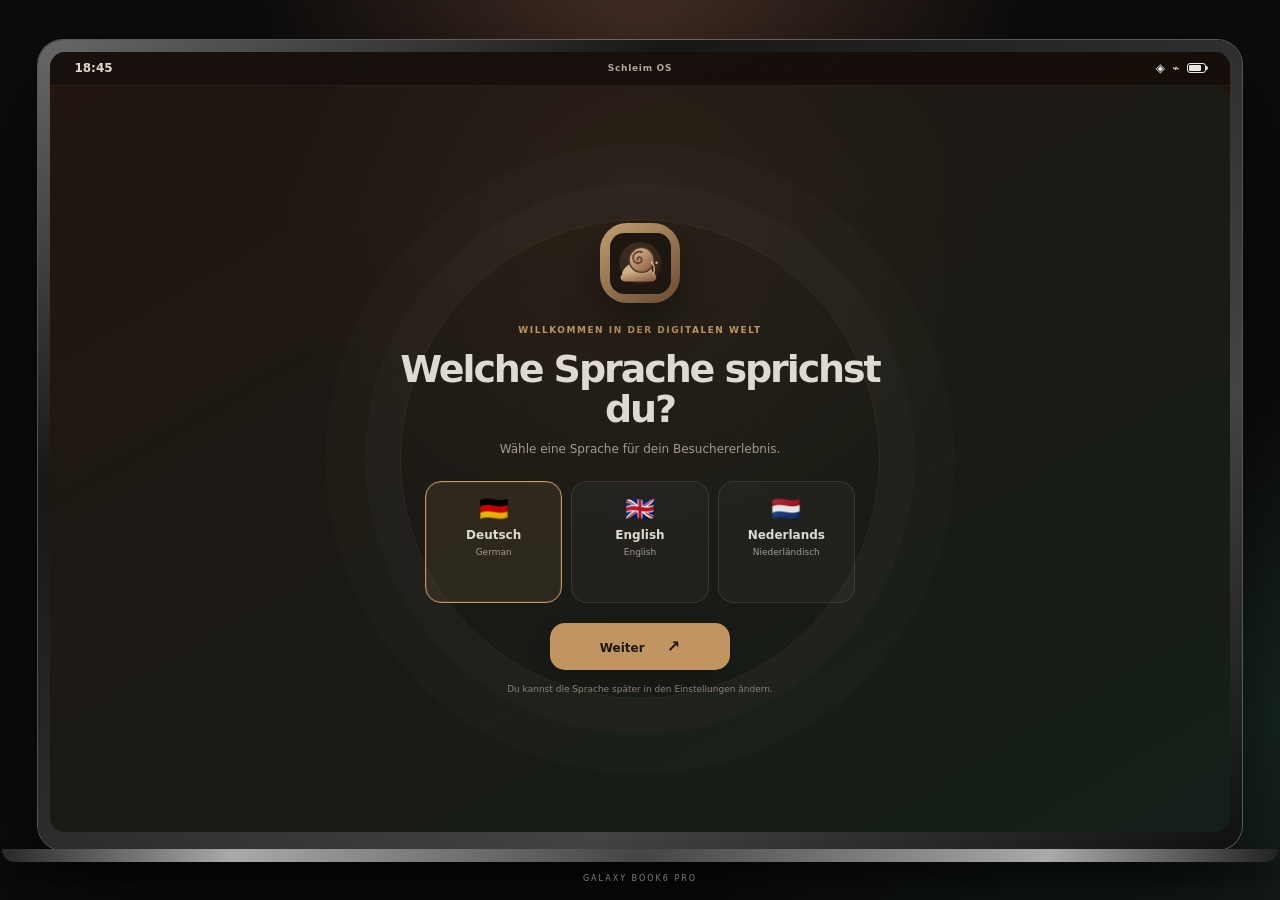
<file: extension/standalone/schleim-os-standalone.html>
<!doctype html>
<html lang="de">
<head>
  <!-- Complete standalone build: all local CSS, JavaScript and icon assets are embedded in this file. -->
  <meta charset="utf-8">
  <meta name="viewport" content="width=device-width, initial-scale=1, viewport-fit=cover">
  <meta name="theme-color" content="#251205">
  <meta name="description" content="Schleim OS – a multilingual, responsive visitor experience for phone, tablet and desktop.">
  <meta name="color-scheme" content="dark light">
  <title>Schleim OS · Standalone · 3.15.5</title>
  <link rel="icon" href="[data-uri]" type="image/svg+xml"><link rel="apple-touch-icon" href="[data-uri]">
  
  
  <style data-source="styles/main.css">
:root{--accent:#d5a66d;--accent-2:#a5b98a;--ink:#f7f1e9;--muted:#b9aaa0;--screen-brightness:1;--glass:78%;--panel:rgba(38,29,25,.72);--line:rgba(255,255,255,.11);--shadow:0 25px 70px rgba(0,0,0,.38);font-family:Inter,ui-sans-serif,system-ui,-apple-system,"Segoe UI",sans-serif}
*{box-sizing:border-box}html,body{margin:0;min-height:100%;background:#100d0d;color:var(--ink)}body{min-height:100vh;overflow-x:hidden}button,input,textarea{font:inherit}button{color:inherit;cursor:pointer}button:focus-visible,input:focus-visible,textarea:focus-visible{outline:2px solid var(--accent);outline-offset:3px}.stage{min-height:100vh;display:flex;align-items:center;justify-content:center;gap:clamp(30px,7vw,120px);padding:30px 5vw;background:radial-gradient(ellipse at 50% 10%,#3b2820 0,transparent 42%),radial-gradient(ellipse at 15% 85%,#1d2b25 0,transparent 34%),#100d0d}.device{width:390px;height:min(844px,calc(100vh - 52px));min-height:690px;padding:8px;border-radius:48px;background:linear-gradient(135deg,#5d5c5b,#171717 28%,#3a3938 70%,#111);box-shadow:0 0 0 1px #7775,0 35px 95px #000b;position:relative;flex:0 0 auto}.screen{height:100%;width:100%;border-radius:40px;overflow:hidden;position:relative;background:#251205;color:var(--ink);isolation:isolate;filter:brightness(var(--screen-brightness));transition:background .4s,filter .2s}.screen:before{content:"";position:absolute;inset:0;background:linear-gradient(160deg,rgba(255,255,255,.025),transparent 30%,rgba(0,0,0,.18));z-index:-2}.screen:after{content:"";position:absolute;z-index:16;top:11px;left:50%;transform:translateX(-50%);width:9px;height:9px;border-radius:50%;background:#050505;box-shadow:0 0 0 2px #34312e,0 0 0 3px #080808;pointer-events:none}.wallpaper-glow{position:absolute;border-radius:50%;filter:blur(50px);opacity:.55;pointer-events:none;z-index:-1}.glow-one{width:310px;height:310px;background:#73503c;right:-160px;top:100px}.glow-two{width:290px;height:290px;background:#354c3b;left:-170px;bottom:70px}.grain{position:absolute;inset:0;pointer-events:none;opacity:.045;z-index:5;background-image:url("data:image/svg+xml,%3Csvg viewBox='0 0 180 180' xmlns='http://www.w3.org/2000/svg'%3E%3Cfilter id='n'%3E%3CfeTurbulence type='fractalNoise' baseFrequency='.8' numOctaves='3' stitchTiles='stitch'/%3E%3C/filter%3E%3Crect width='100%25' height='100%25' filter='url(%23n)' opacity='.35'/%3E%3C/svg%3E")}.side-button{position:absolute;width:4px;background:linear-gradient(90deg,#777,#222);border-radius:4px}.side-button-right{height:90px;right:-4px;top:170px}.side-button-left{height:58px;left:-4px;top:145px}.statusbar{height:42px;display:flex;align-items:center;justify-content:space-between;padding:0 23px;position:relative;z-index:8;font-size:12px;font-weight:700;letter-spacing:.02em}.status-time{border:0;background:none;padding:3px 0;font-weight:800}.status-icons{display:flex;gap:7px;align-items:center;color:#fff}.battery{height:10px;width:19px;border:1px solid currentColor;border-radius:3px;padding:1px;display:inline-flex;position:relative}.battery:after{content:"";position:absolute;right:-3px;top:2px;height:4px;width:2px;background:currentColor;border-radius:0 2px 2px 0}.battery i{display:block;width:86%;height:100%;background:currentColor;border-radius:1px}.eyebrow{font-size:9px;letter-spacing:.17em;font-weight:800;color:var(--accent);margin:0 0 7px}.hidden{display:none!important}.intro-screen{position:absolute;inset:42px 0 22px;display:flex;flex-direction:column;align-items:center;justify-content:center;text-align:center;padding:30px;overflow:hidden}.intro-screen h1{font-size:43px;line-height:.98;letter-spacing:-.07em;margin:12px 0 13px;font-weight:760}.intro-screen h1 span{color:var(--accent);font-weight:450}.intro-copy{font-size:12px;color:var(--muted);max-width:220px;line-height:1.6;margin:0 0 26px}.brand-mark{height:80px;width:80px;border-radius:27px;display:grid;place-items:center;background:linear-gradient(145deg,#d9b17a,#745239);box-shadow:0 15px 40px #0006}.brand-mark img{width:61px;height:61px}.intro-mark{margin-bottom:30px}.primary-button{border:0;background:var(--accent);color:#21170f;border-radius:15px;padding:14px 20px;font-weight:800;font-size:12px;min-width:180px;box-shadow:0 10px 25px #0003}.primary-button span{margin-left:18px;font-size:16px}.text-button{border:0;background:none;color:var(--muted);font-size:11px;margin-top:12px;padding:8px}.intro-footer{position:absolute;bottom:20px;left:24px;right:24px;display:flex;justify-content:space-between;color:#90847c;font-size:8px;letter-spacing:.12em}.intro-orbit{position:absolute;border:1px solid #ddc39a20;border-radius:50%;pointer-events:none}.orbit-a{width:470px;height:470px}.orbit-b{width:330px;height:330px;border-color:#ddc39a13}.home-screen{position:absolute;inset:42px 0 20px;padding:18px 20px 6px;overflow:auto;scrollbar-width:none}.home-screen::-webkit-scrollbar,.app-scroll::-webkit-scrollbar{display:none}.home-topline{display:flex;align-items:center;justify-content:space-between;margin-bottom:17px}.home-topline h2{font-size:28px;letter-spacing:-.06em;margin:0;font-weight:650}.home-topline h2 span{color:var(--accent)}.avatar-button{height:43px;width:43px;border-radius:16px;border:1px solid var(--line);background:#ffffff0c;display:grid;place-items:center}.avatar-button img{width:31px;height:31px}.search-pill{width:100%;border:1px solid var(--line);border-radius:14px;background:#ffffff0c;display:flex;align-items:center;gap:10px;padding:12px 13px;color:#bcb0a8;text-align:left;font-size:11px;margin-bottom:16px;backdrop-filter:blur(var(--glass-blur,14px))}.search-symbol{font-size:20px;line-height:10px}.search-pill kbd{margin-left:auto;font-size:15px;color:#d9c0a4}.hero-card{width:100%;height:150px;position:relative;overflow:hidden;border:1px solid color-mix(in srgb, var(--accent) 25.1%, transparent);border-radius:20px;text-align:left;padding:17px;background:linear-gradient(115deg,#33251f 0,#493428 48%,#26352b 100%);margin-bottom:21px;box-shadow:0 14px 28px #0002}.hero-card:after{content:"";position:absolute;inset:0;background:linear-gradient(90deg,#100c0a50,transparent 75%);pointer-events:none}.hero-tag,.hero-title,.hero-bottom{position:relative;z-index:1;display:block}.hero-tag{font-size:8px;letter-spacing:.14em;color:#dfbd93}.hero-title{font-size:20px;line-height:1.12;letter-spacing:-.045em;margin-top:10px}.hero-title b{font-weight:800;color:#f0c994}.hero-bottom{position:absolute;bottom:15px;left:17px;right:17px;display:flex;align-items:center;justify-content:space-between;color:#d8c9bd;font-size:9px}.hero-arrow{font-size:19px;color:#f1d4ae}.hero-snail{position:absolute;z-index:0;right:17px;top:23px;font-size:74px;filter:drop-shadow(0 12px 14px #0005);transform:rotate(-9deg)}.hero-orbit{position:absolute;right:-35px;top:-70px;width:195px;height:195px;border-radius:50%;border:1px solid #ffffff1c;box-shadow:0 0 0 22px #ffffff08,0 0 0 44px #ffffff05}.section-heading{display:flex;justify-content:space-between;align-items:center;margin:0 1px 12px;font-size:12px;font-weight:750}.section-heading button{border:0;background:none;color:var(--accent);font-size:9px}.tiny-label{font-size:8px;letter-spacing:.14em;color:#a8b99a}.app-grid{display:grid;grid-template-columns:repeat(4,1fr);gap:15px 7px;margin-bottom:21px}.app-icon{border:0;background:none;display:flex;align-items:center;flex-direction:column;gap:6px;min-width:0;padding:0}.app-icon .icon-tile{height:48px;width:48px;border:1px solid #ffffff17;border-radius:16px;background:linear-gradient(145deg,#ffffff18,#ffffff06);display:grid;place-items:center;font-size:22px;box-shadow:0 8px 17px #0002;backdrop-filter:blur(var(--glass-blur,15px));transition:transform .2s,border-color .2s}.app-icon:active .icon-tile{transform:scale(.92)}.app-icon small{font-size:8px;color:#e3d8ce;white-space:nowrap;max-width:78px;overflow:hidden;text-overflow:ellipsis}.mini-project{width:100%;display:flex;align-items:center;gap:11px;padding:11px 12px;border:1px solid var(--line);background:#ffffff0a;border-radius:16px;text-align:left;margin-bottom:14px}.mini-project-icon{height:38px;width:38px;border-radius:12px;background:#b1c5ab1e;display:grid;place-items:center;font-size:19px}.mini-project-copy{display:flex;flex-direction:column;gap:4px;min-width:0}.mini-project-copy b{font-size:10px}.mini-project-copy small{font-size:9px;color:var(--muted)}.mini-arrow{margin-left:auto;color:var(--accent)}.dock{display:flex;justify-content:space-around;align-items:center;padding:8px 10px;margin:0 auto 5px;width:88%;border:1px solid #ffffff20;border-radius:20px;background:#ffffff12;backdrop-filter:blur(var(--glass-blur,24px));box-shadow:0 12px 25px #0002}.dock button{height:43px;width:49px;border:0;border-radius:14px;background:#ffffff0b;font-size:21px}.gesture-area{position:absolute;bottom:0;left:0;right:0;height:20px;z-index:15;display:flex;justify-content:center;align-items:center;pointer-events:none}.gesture-bar{pointer-events:auto;width:105px;height:4px;border:0;border-radius:8px;background:#ffffffb8;padding:0}.app-screen{position:absolute;inset:42px 0 18px;z-index:6;background:linear-gradient(155deg,#211a17f2,#171b19f6 70%);backdrop-filter:blur(var(--glass-blur,22px));display:flex;flex-direction:column;animation:app-in .24s ease-out}.app-window-bar{height:58px;flex:0 0 58px;display:flex;align-items:center;justify-content:space-between;padding:0 17px;border-bottom:1px solid var(--line)}.round-icon-button{width:32px;height:32px;border-radius:50%;border:1px solid var(--line);background:#ffffff0b;font-size:20px;display:grid;place-items:center;line-height:1}.app-window-title{display:flex;align-items:center;gap:9px;font-size:12px}.app-window-title span{font-size:17px}.app-scroll{overflow:auto;flex:1;padding:20px 18px 28px;scrollbar-width:none}.app-hero{padding:18px;border:1px solid color-mix(in srgb, var(--accent) 18.8%, transparent);border-radius:19px;background:linear-gradient(140deg,#463328,#26352c);margin-bottom:17px;position:relative;overflow:hidden}.app-hero .eyebrow{color:#e5bd8c}.app-hero h2{font-size:25px;letter-spacing:-.055em;margin:4px 0 8px;line-height:1.05}.app-hero p{font-size:10px;line-height:1.6;color:#e0d2c6;margin:0;max-width:245px}.app-hero .large-emoji{position:absolute;font-size:62px;right:12px;bottom:8px;opacity:.9}.content-heading{font-size:13px;margin:19px 0 10px;letter-spacing:-.02em}.body-copy{font-size:11px;line-height:1.75;color:#c7bab0}.info-grid{display:grid;grid-template-columns:repeat(2,1fr);gap:9px;margin:12px 0}.info-card,.project-card,.link-card,.feature-card{border:1px solid var(--line);border-radius:15px;background:#ffffff09;padding:13px}.info-card span{font-size:18px}.info-card b,.project-card b,.link-card b,.feature-card b{display:block;font-size:10px;margin:7px 0 4px}.info-card small,.project-card small,.link-card small,.feature-card small{font-size:9px;color:var(--muted);line-height:1.5;display:block}.pill-row{display:flex;flex-wrap:wrap;gap:6px;margin:10px 0}.pill{border:1px solid color-mix(in srgb, var(--accent) 22.0%, transparent);border-radius:30px;padding:6px 9px;color:#e7c99f;font-size:9px;background:color-mix(in srgb, var(--accent) 4.7%, transparent)}.link-list,.project-list{display:grid;gap:9px}.link-card{display:flex;align-items:center;gap:11px;text-decoration:none;color:inherit;transition:background .2s,border-color .2s}.link-card:hover{background:#ffffff14;border-color:color-mix(in srgb, var(--accent) 37.6%, transparent)}.link-card .link-icon{height:37px;width:37px;display:grid;place-items:center;border-radius:12px;background:#ffffff0c;font-size:18px;flex:0 0 auto}.link-card .link-text{min-width:0;flex:1}.link-card b{margin:0 0 3px}.link-card .chevron{color:var(--accent);font-size:17px}.project-card{display:flex;gap:10px;align-items:flex-start}.project-icon{height:35px;width:35px;border-radius:11px;background:#ffffff0d;display:grid;place-items:center;font-size:18px;flex:0 0 auto}.project-card div:last-child{min-width:0}.project-card b{margin:1px 0 4px}.project-card p{font-size:9px;line-height:1.55;color:var(--muted);margin:0}.project-card .status{display:inline-block;margin-top:6px;color:#b8c8a7;font-size:8px;letter-spacing:.04em}.feature-card{margin:10px 0}.feature-card .feature-head{display:flex;align-items:center;gap:9px}.feature-card .feature-head span{font-size:20px}.feature-card p{font-size:9px;line-height:1.6;color:var(--muted);margin:8px 0 0}.app-button{border:0;border-radius:12px;background:var(--accent);color:#20170f;padding:11px 14px;font-size:10px;font-weight:800;display:inline-flex;align-items:center;gap:10px;text-decoration:none;margin-top:9px}.app-button.secondary{background:#ffffff0e;color:#f1e6dc;border:1px solid var(--line)}.notice{padding:11px 12px;border-left:2px solid var(--accent);background:color-mix(in srgb, var(--accent) 4.3%, transparent);color:#cdbdaf;font-size:9px;line-height:1.6;border-radius:0 10px 10px 0;margin:13px 0}.website-pages{display:grid;grid-template-columns:1fr 1fr;gap:8px}.website-pages a{min-height:86px;text-decoration:none;color:inherit;border:1px solid var(--line);background:#ffffff08;padding:11px;border-radius:13px}.website-pages a span{font-size:17px}.website-pages a b{display:block;font-size:9px;margin:6px 0 3px}.website-pages a small{display:block;font-size:8px;color:var(--muted)}.note-field{width:100%;min-height:210px;resize:vertical;border:1px solid var(--line);border-radius:14px;padding:13px;background:#08070650;color:var(--ink);font-size:11px;line-height:1.6}.save-row{display:flex;justify-content:space-between;align-items:center;font-size:9px;color:var(--muted);margin-top:8px}.control-panel{position:absolute;z-index:12;inset:40px 0 0;padding:8px 18px 30px;background:linear-gradient(160deg,rgba(28,23,21,.97),rgba(19,28,23,.97));backdrop-filter:blur(var(--glass-blur,28px));border-radius:26px 26px 0 0;overflow:auto;animation:panel-in .23s ease-out}.panel-handle{height:4px;width:40px;border-radius:8px;background:#ffffff55;margin:0 auto 18px}.panel-heading{display:flex;justify-content:space-between;align-items:center;margin-bottom:16px}.panel-heading h2{margin:0;font-size:22px;letter-spacing:-.05em}.quick-grid{display:grid;grid-template-columns:1fr 1fr;gap:9px}.quick-tile{height:76px;border:1px solid var(--line);border-radius:15px;background:#ffffff0b;text-align:left;padding:10px 12px;display:grid;grid-template-columns:26px 1fr;grid-template-rows:1fr 1fr;align-items:center}.quick-tile>span{grid-row:1/3;font-size:21px;color:var(--accent)}.quick-tile b{font-size:10px}.quick-tile small{font-size:8px;color:var(--muted)}.quick-tile.active{background:color-mix(in srgb, var(--accent) 12.9%, transparent);border-color:color-mix(in srgb, var(--accent) 30.2%, transparent)}.slider-card{margin-top:10px;border:1px solid var(--line);background:#ffffff08;border-radius:14px;padding:11px 12px}.slider-card>div{display:flex;align-items:center;gap:8px;font-size:10px}.slider-card>div span{font-size:16px;color:var(--accent)}.slider-card output{margin-left:auto;color:var(--muted);font-size:9px}.slider-card input{width:100%;accent-color:var(--accent);margin:11px 0 0}.wallpaper-card{padding:13px;margin-top:10px;border:1px solid var(--line);background:#ffffff08;border-radius:14px}.wallpaper-title b{font-size:10px;display:block}.wallpaper-title small{font-size:8px;color:var(--muted)}.wallpaper-options{display:grid;grid-template-columns:repeat(4,1fr);gap:7px;margin-top:11px}.wall-choice{border:0;background:none;padding:0;display:grid;gap:5px;justify-items:center;font-size:8px;color:var(--muted)}.wall-choice i{height:37px;width:100%;border:2px solid transparent;border-radius:9px;background:linear-gradient(130deg,#261915,#596146)}.wall-choice[data-wall="blue"] i{background:linear-gradient(130deg,#131f36,#52718e)}.wall-choice[data-wall="forest"] i{background:linear-gradient(130deg,#14261f,#667e50)}.wall-choice[data-wall="amber"] i{background:linear-gradient(130deg,#351b12,#b06a39)}.wall-choice.selected i{border-color:var(--accent)}.control-footnote{font-size:8px;line-height:1.5;color:var(--muted);margin:10px 2px 2px}.panel-actions{display:grid;grid-template-columns:1fr;gap:7px;margin-top:10px}.panel-actions button{border:1px solid var(--line);border-radius:12px;background:#ffffff09;text-align:left;padding:11px 12px;font-size:10px}.panel-actions button:first-letter{color:var(--accent)}.search-screen{position:absolute;z-index:13;inset:42px 0 18px;padding:12px 17px 28px;background:linear-gradient(150deg,#211a17f5,#18201cf5);backdrop-filter:blur(var(--glass-blur,25px));animation:panel-in .2s ease-out}.search-header{display:flex;gap:8px;align-items:center}.search-header input{min-width:0;flex:1;border:1px solid var(--line);background:#ffffff0b;border-radius:13px;padding:11px 12px;color:var(--ink);font-size:11px}.search-caption{margin:22px 2px 11px}.search-results{display:grid;gap:8px}.search-result{display:flex;align-items:center;gap:11px;text-align:left;border:1px solid var(--line);border-radius:13px;padding:10px;background:#ffffff08}.search-result span{font-size:19px}.search-result b{font-size:10px;display:block}.search-result small{font-size:8px;color:var(--muted)}.lock-screen{position:absolute;z-index:14;inset:0;padding:58px 25px 36px;background:linear-gradient(155deg,#191410eF,#17231dF2),radial-gradient(circle at 75% 25%,#9a6a4140,transparent 38%);backdrop-filter:blur(var(--glass-blur,25px));display:flex;flex-direction:column;justify-content:space-between;text-align:center}.lock-top{display:flex;justify-content:space-between;font-size:8px;letter-spacing:.12em;color:#d8c9ba}.lock-clock{margin-top:30px}.lock-clock div{font-size:72px;letter-spacing:-.09em;font-weight:250}.lock-clock p{font-size:11px;color:#c8b8a9;margin:0}.lock-bottom p{font-size:9px;color:#c9baad}.unlock-button{height:46px;width:46px;border-radius:50%;border:1px solid #ffffff44;background:#ffffff14;font-size:22px}.toast{position:absolute;z-index:20;bottom:35px;left:50%;transform:translate(-50%,20px);opacity:0;pointer-events:none;white-space:nowrap;padding:10px 14px;border-radius:30px;background:#e6d4c0;color:#251910;font-size:9px;font-weight:700;box-shadow:0 10px 20px #0004;transition:.22s}.toast.show{opacity:1;transform:translate(-50%,0)}.outside-caption{width:min(360px,30vw);color:#f7ede1}.caption-logo{height:54px;width:54px;border:1px solid #e2c29b55;background:#ffffff0c;border-radius:18px;display:grid;place-items:center;margin-bottom:25px}.caption-logo img{width:42px}.outside-caption h2{font-size:clamp(34px,4.2vw,58px);line-height:.98;letter-spacing:-.07em;margin:8px 0 16px}.outside-caption h2 span{color:var(--accent);font-weight:450}.outside-caption>p:not(.eyebrow){max-width:290px;color:#b9aaa0;font-size:12px;line-height:1.7}.caption-meta{display:flex;gap:17px;margin-top:55px;color:#84766d;font-size:8px;letter-spacing:.12em}.reduce-motion *{animation:none!important;transition:none!important;scroll-behavior:auto!important}
body[data-wallpaper="blue"] .screen{background:#111b2a}body[data-wallpaper="blue"] .glow-one{background:#38577f}body[data-wallpaper="blue"] .glow-two{background:#243f50}body[data-wallpaper="forest"] .screen{background:#111d18}body[data-wallpaper="forest"] .glow-one{background:#456247}body[data-wallpaper="forest"] .glow-two{background:#283a2d}body[data-wallpaper="amber"] .screen{background:#25150f}body[data-wallpaper="amber"] .glow-one{background:#8d4e2e}body[data-wallpaper="amber"] .glow-two{background:#59402b}
body[data-theme="light"]{--ink:#f9f4ed;--muted:#c7b9af}body[data-theme="light"] .screen{filter:brightness(1.12)}body[data-theme="light"] .app-screen,body[data-theme="light"] .control-panel,body[data-theme="light"] .search-screen{background:linear-gradient(150deg,rgba(57,49,44,.94),rgba(44,55,47,.95))}
@keyframes app-in{from{opacity:0;transform:translateY(12px)}to{opacity:1;transform:translateY(0)}}@keyframes panel-in{from{opacity:0;transform:translateY(15px)}to{opacity:1;transform:translateY(0)}}
@media(max-width:760px){.stage{padding:0;display:block;min-height:100dvh;background:#17120f}.device{width:100%;height:100dvh;min-height:0;padding:0;border-radius:0;background:#17120f;box-shadow:none}.device:before,.side-button,.outside-caption{display:none}.screen{border-radius:0;min-height:100dvh}.screen:after{top:calc(10px + env(safe-area-inset-top))}.statusbar{padding-top:env(safe-area-inset-top);height:calc(42px + env(safe-area-inset-top));padding-left:24px;padding-right:24px}.intro-screen{inset:calc(42px + env(safe-area-inset-top)) 0 calc(22px + env(safe-area-inset-bottom))}.home-screen{inset:calc(42px + env(safe-area-inset-top)) 0 calc(20px + env(safe-area-inset-bottom));padding-top:14px}.app-screen{inset:calc(42px + env(safe-area-inset-top)) 0 calc(18px + env(safe-area-inset-bottom))}.control-panel{inset:calc(40px + env(safe-area-inset-top)) 0 0;padding-bottom:calc(30px + env(safe-area-inset-bottom))}.search-screen{inset:calc(42px + env(safe-area-inset-top)) 0 calc(18px + env(safe-area-inset-bottom))}.gesture-area{height:calc(20px + env(safe-area-inset-bottom));padding-bottom:env(safe-area-inset-bottom)}.lock-screen{padding-top:calc(58px + env(safe-area-inset-top));padding-bottom:calc(36px + env(safe-area-inset-bottom))}}
@media(max-height:740px) and (min-width:761px){.device{height:calc(100vh - 24px);min-height:620px}.home-screen{padding-top:10px}.hero-card{height:126px;margin-bottom:14px}.app-grid{gap:10px 7px;margin-bottom:12px}.app-icon .icon-tile{height:42px;width:42px}.home-topline{margin-bottom:11px}}
@media(prefers-reduced-motion:reduce){*,*:before,*:after{animation-duration:.01ms!important;transition-duration:.01ms!important;scroll-behavior:auto!important}}

/* Visitor-first pages and app-style project navigation */
.visitor-welcome{border:1px solid rgba(213,166,109,.22);background:linear-gradient(135deg,rgba(213,166,109,.12),rgba(165,185,138,.08));border-radius:15px;padding:13px;margin:10px 0 15px}
.visitor-welcome b{font-size:11px;display:block;color:#f2d5ad}
.visitor-welcome p{font-size:9px;line-height:1.6;color:var(--muted);margin:6px 0 0}
.website-pages button{min-height:86px;text-align:left;text-decoration:none;color:inherit;border:1px solid var(--line);background:#ffffff08;padding:11px;border-radius:13px;display:flex;flex-direction:column;align-items:flex-start;justify-content:flex-start}
.website-pages button:active,.project-open:active{transform:scale(.98)}
.project-open{width:100%;display:flex;align-items:center;gap:11px;padding:11px 12px;border:1px solid var(--line);background:#ffffff09;border-radius:15px;text-align:left;color:inherit;transition:background .2s,border-color .2s}
.project-open:hover{background:#ffffff13;border-color:color-mix(in srgb, var(--accent) 33.3%, transparent)}
.project-open>span:nth-child(2){display:flex;flex-direction:column;gap:4px;min-width:0;flex:1}
.project-open b{font-size:10px}
.project-open small{font-size:9px;color:var(--muted);line-height:1.45}
.project-open>strong{color:var(--accent);font-size:17px;font-weight:500}
.feed-card{border:1px solid var(--line);background:#ffffff09;border-radius:15px;padding:13px;margin:9px 0}
.feed-top{display:flex;align-items:center;gap:9px;margin-bottom:10px}
.feed-avatar{width:33px;height:33px;border-radius:12px;display:grid;place-items:center;background:color-mix(in srgb, var(--accent) 10.6%, transparent);font-size:18px}
.feed-top b,.feed-top small{display:block}
.feed-top b{font-size:9px}
.feed-top small{font-size:8px;color:var(--muted);margin-top:3px}
.feed-card h4{font-size:11px;margin:0 0 6px;color:#f0d3ad}
.feed-card p{font-size:9px;line-height:1.65;color:#cbbfb5;margin:0}
.feed-tags{display:block;color:#b6c59f;font-size:8px;line-height:1.6;margin-top:8px}
.embed-shell{border:1px solid var(--line);border-radius:15px;overflow:hidden;background:#ffffff07;margin:10px 0}
.embed-placeholder{display:flex;flex-direction:column;align-items:flex-start;gap:7px;padding:14px}
.embed-placeholder>span{font-size:25px}
.embed-placeholder b{font-size:11px}
.embed-placeholder small{font-size:9px;line-height:1.6;color:var(--muted)}
.embed-placeholder .app-button{margin-top:4px}
.embedded-frame-wrap{padding:10px}
.embedded-frame-head{display:flex;justify-content:space-between;align-items:center;margin:0 2px 8px;font-size:10px}
.embedded-frame-wrap iframe{width:100%;height:430px;border:1px solid var(--line);border-radius:12px;background:#fff}
.embedded-frame-wrap .body-copy{font-size:9px}
.legal-toolbar{display:flex;align-items:center;justify-content:space-between;gap:8px;color:var(--muted);font-size:8px;margin:0 1px 9px}
.legal-toolbar .text-button{margin:0;padding:6px 0;color:var(--accent);font-size:8px}
.legal-sections{display:grid;gap:8px}
.legal-section{border:1px solid var(--line);border-radius:13px;background:#ffffff08;overflow:hidden}
.legal-section summary{list-style:none;display:flex;align-items:center;justify-content:space-between;gap:9px;padding:12px;font-size:10px;font-weight:750;cursor:pointer;line-height:1.45}
.legal-section summary::-webkit-details-marker{display:none}
.legal-section summary span{color:var(--accent);font-size:15px;flex:0 0 auto;transition:transform .2s}
.legal-section[open] summary span{transform:rotate(45deg)}
.legal-body{padding:0 12px 12px;border-top:1px solid #ffffff0b}
.legal-body p{font-size:9px;line-height:1.7;color:#cfc2b8;white-space:normal;margin:10px 0 0;overflow-wrap:anywhere}
.instruction-list{padding-left:18px;color:#d2c6bd;font-size:9px;line-height:1.75}
.instruction-list li{padding:3px 0 3px 3px}
.warning-notice{border-left-color:var(--accent);background:rgba(213,166,109,.1)}
.control-footnote{font-size:8px;line-height:1.5;color:#a99a8f;margin:11px 2px}
.panel-actions{padding-bottom:10px}
@media (max-width:470px){
  .stage{padding:0;min-height:100svh;display:flex;align-items:stretch;justify-content:center;background:#100d0d}
  .device{width:100vw;height:100svh;min-height:0;padding:0;border-radius:0;background:#100d0d;box-shadow:none}
  .screen{border-radius:0}
  .side-button,.outside-caption{display:none}
  .screen:after{top:8px}
  .statusbar{padding-left:23px;padding-right:23px}
}
@media (prefers-reduced-motion:reduce){*,*::before,*::after{scroll-behavior:auto!important;animation-duration:.01ms!important;transition-duration:.01ms!important}}
.site-image-grid{display:grid;grid-template-columns:1fr 1fr 1fr;gap:7px;margin:12px 0 16px}
.site-image-grid img{width:100%;height:112px;object-fit:cover;border-radius:12px;border:1px solid var(--line);background:#ffffff0a}
.gesture-hint{font-size:8px;color:#a99a8f;text-align:center;margin:-7px 0 14px;letter-spacing:.02em}

/* Pull-down gesture support: reserve the status strip for the OS quick-settings gesture. */
.statusbar{touch-action:pan-x;user-select:none;-webkit-user-select:none}
.statusbar button{touch-action:pan-x}
.control-panel{overscroll-behavior:contain}


/* Language welcome screen */
.language-screen{position:absolute;z-index:18;inset:42px 0 22px;display:flex;flex-direction:column;align-items:center;justify-content:center;text-align:center;padding:28px;overflow:auto;background:radial-gradient(circle at 50% 18%,#6b493433,transparent 42%),linear-gradient(150deg,#251812,#17221c)}
.language-orbit{position:absolute;width:480px;height:480px;border:1px solid color-mix(in srgb, var(--accent) 13.3%, transparent);border-radius:50%;box-shadow:0 0 0 35px #ffffff05,0 0 0 75px #ffffff03;pointer-events:none}
.language-mark{position:relative;z-index:1;margin-bottom:22px}
.language-screen h1{position:relative;z-index:1;font-size:clamp(26px,5vw,38px);letter-spacing:-.055em;line-height:1.05;max-width:520px;margin:8px 0 10px}
.language-copy{position:relative;z-index:1;max-width:380px;color:var(--muted);font-size:12px;line-height:1.6;margin:0 0 22px}
.language-options{position:relative;z-index:1;display:grid;grid-template-columns:repeat(3,minmax(92px,1fr));gap:9px;width:min(100%,430px);margin-bottom:20px}
.language-option{display:flex;flex-direction:column;align-items:center;gap:5px;min-height:104px;border:1px solid var(--line);border-radius:16px;background:#ffffff08;padding:13px 8px;color:var(--ink)}
.language-option span{font-size:24px}.language-option b{font-size:12px}.language-option small{font-size:9px;color:var(--muted)}.language-option.selected{border-color:var(--accent);background:color-mix(in srgb, var(--accent) 10.6%, transparent);box-shadow:0 0 0 1px color-mix(in srgb, var(--accent) 18.8%, transparent) inset}
.language-footnote{position:relative;z-index:1;color:#9c8f84;font-size:9px;margin:14px 0 0}

/* Embedded Wix areas: honest source disclosure and responsive viewport */
.embed-code-details{margin-top:12px;border:1px solid var(--line);border-radius:14px;background:#ffffff07;overflow:hidden}
.embed-code-details summary{cursor:pointer;padding:12px 13px;font-size:10px;font-weight:750;list-style:none}.embed-code-details summary::-webkit-details-marker{display:none}.embed-code-details summary:after{content:'＋';float:right;color:var(--accent)}
.embed-code-details[open] summary:after{content:'−'}
.embed-code-details pre{overflow:auto;white-space:pre-wrap;overflow-wrap:anywhere;background:#0808088a;color:#d9c6ae;padding:13px;margin:0;font:10px/1.55 ui-monospace,SFMono-Regular,Consolas,monospace;border-top:1px solid var(--line)}
.embed-code-details .app-button{margin:10px 12px 12px;width:calc(100% - 24px)}
.embedded-frame-wrap iframe{width:100%;height:520px;border:1px solid var(--line);border-radius:14px;background:#fff}
.embed-provenance{font-size:9px;line-height:1.55;color:var(--muted);margin:8px 2px 0}

/* Device detection badge and responsive shells */
.device-detection-card{border:1px solid color-mix(in srgb, var(--accent) 18.8%, transparent);background:#ffffff08;border-radius:16px;padding:13px 14px;margin-top:20px;display:grid;gap:5px;max-width:330px}
.device-detection-card>b{font-size:13px}.device-detection-card>small{font-size:10px;color:var(--muted)}.device-preview-buttons{display:flex;flex-wrap:wrap;gap:6px;margin-top:7px}
.device-preview-buttons button{border:1px solid var(--line);border-radius:20px;background:#ffffff0a;padding:6px 9px;font-size:9px}.device-preview-buttons button.active{background:color-mix(in srgb, var(--accent) 13.3%, transparent);border-color:var(--accent);color:#f4d7b3}
.desktop-sidebar,.desktop-info-panel{display:none}
body[data-device="tablet"] .stage{padding:22px 3vw;gap:28px}
body[data-device="tablet"] .device{width:min(1100px,91vw);height:min(91vh,1000px);min-height:650px;padding:9px;border-radius:39px;background:linear-gradient(135deg,#777,#1c1c1c 28%,#4b4b4b 70%,#111);box-shadow:0 0 0 1px #aaa5,0 32px 90px #000b}
body[data-device="tablet"] .screen{border-radius:30px}
body[data-device="tablet"] .screen:after{top:12px;width:7px;height:7px}
body[data-device="tablet"] .statusbar{height:42px;padding-inline:34px}
body[data-device="tablet"] .home-screen{inset:42px 0 20px;padding:24px 32px 12px}
body[data-device="tablet"] .app-grid{grid-template-columns:repeat(6,minmax(68px,1fr));gap:20px 12px}
body[data-device="tablet"] .app-icon .icon-tile{height:58px;width:58px;border-radius:19px;font-size:25px}
body[data-device="tablet"] .app-icon small{font-size:10px;max-width:110px}
body[data-device="tablet"] .hero-card{height:190px;padding:23px}.hero-title{font-size:25px}
body[data-device="tablet"] .app-scroll{padding:26px 32px 34px}
body[data-device="tablet"] .app-hero{padding:24px}.body-copy{font-size:12px;line-height:1.8}
body[data-device="tablet"] .website-pages{grid-template-columns:repeat(3,minmax(0,1fr))}
body[data-device="tablet"] .info-grid{grid-template-columns:repeat(3,minmax(0,1fr))}
body[data-device="tablet"] .control-panel{inset:42px 0 0 24%;border-radius:28px 0 0 0;max-width:760px;margin-left:auto;padding:22px 26px 32px}

body[data-device="desktop"] .stage{padding:34px 3vw 45px;display:flex;align-items:center;justify-content:center;gap:0;min-height:100vh;background:radial-gradient(ellipse at 50% 8%,#493126,transparent 42%),radial-gradient(ellipse at 90% 80%,#1c3026,transparent 32%),#0e0d0d}
body[data-device="desktop"] .device{width:min(1500px,94vw);height:min(930px,90vh);min-height:680px;padding:12px 12px 18px;border-radius:25px;background:linear-gradient(145deg,#686868,#171717 27%,#444 72%,#101010);box-shadow:0 0 0 1px #9998,0 34px 100px #000c;flex:none}
body[data-device="desktop"] .device:before{content:'';position:absolute;left:-3%;right:-3%;height:13px;bottom:-12px;border-radius:0 0 24px 24px;background:linear-gradient(90deg,#292929,#aaa 18%,#444 50%,#aaa 82%,#222);box-shadow:0 15px 20px #0008}
body[data-device="desktop"] .device:after{content:'GALAXY BOOK6 PRO';position:absolute;left:0;right:0;bottom:-33px;text-align:center;color:#827a73;font-size:8px;letter-spacing:.25em}
body[data-device="desktop"] .side-button{display:none}body[data-device="desktop"] .screen{border-radius:15px}
body[data-device="desktop"] .screen:after{display:none}
body[data-device="desktop"] .statusbar{height:34px;padding:0 24px;background:#0d0e0f88;border-bottom:1px solid #ffffff10}
body[data-device="desktop"] .statusbar:before{content:'Schleim OS';position:absolute;left:50%;transform:translateX(-50%);font-size:9px;letter-spacing:.08em;color:#c8b9aa}
body[data-device="desktop"] .home-screen{inset:34px 0 0;padding:28px 28px 24px;display:grid;grid-template-columns:205px minmax(0,1fr) 250px;gap:22px;align-items:stretch;overflow:hidden}
body[data-device="desktop"] .desktop-sidebar{display:flex;flex-direction:column;gap:8px;border:1px solid var(--line);border-radius:19px;background:#ffffff07;padding:17px 13px;min-width:0}
body[data-device="desktop"] .desktop-brand{display:flex;align-items:center;gap:9px;padding:4px 4px 17px;border-bottom:1px solid var(--line)}
body[data-device="desktop"] .desktop-brand img{width:36px;height:36px}.desktop-brand span{display:flex;flex-direction:column;gap:3px}.desktop-brand b{font-size:10px}.desktop-brand small{font-size:8px;color:var(--muted)}
body[data-device="desktop"] .desktop-sidebar-label{font-size:8px;letter-spacing:.18em;color:#9d8c7e;margin:10px 6px 4px}
body[data-device="desktop"] .desktop-sidebar>button{border:1px solid transparent;border-radius:10px;background:transparent;text-align:left;padding:10px;font-size:11px;display:flex;gap:9px;align-items:center}
body[data-device="desktop"] .desktop-sidebar>button:hover{background:#ffffff0d;border-color:var(--line)}
body[data-device="desktop"] .desktop-main{min-width:0;overflow:auto;scrollbar-width:thin;padding-right:4px;display:flex;flex-direction:column}
body[data-device="desktop"] .home-topline h2{font-size:31px}body[data-device="desktop"] .search-pill{max-width:720px}
body[data-device="desktop"] .hero-card{height:174px;min-height:174px}
body[data-device="desktop"] .app-grid{grid-template-columns:repeat(7,minmax(72px,1fr));gap:18px 12px}
body[data-device="desktop"] .app-icon .icon-tile{height:56px;width:56px;border-radius:18px;font-size:25px}
body[data-device="desktop"] .app-icon small{font-size:9px;max-width:105px}
body[data-device="desktop"] .desktop-info-panel{display:flex;flex-direction:column;gap:12px;min-width:0}
body[data-device="desktop"] .desktop-info-card{border:1px solid var(--line);background:#ffffff08;border-radius:17px;padding:15px;display:flex;flex-direction:column;gap:6px}
body[data-device="desktop"] .desktop-info-card h3{margin:0;font-size:15px}.desktop-info-card p:not(.eyebrow){font-size:10px;line-height:1.6;color:var(--muted);margin:2px 0 8px}
body[data-device="desktop"] .desktop-info-card button{border:1px solid color-mix(in srgb, var(--accent) 26.7%, transparent);border-radius:9px;background:color-mix(in srgb, var(--accent) 7.1%, transparent);padding:9px;text-align:left;font-size:9px}
body[data-device="desktop"] .desktop-info-icon{font-size:31px}
body[data-device="desktop"] .dock{width:min(500px,80%);margin-top:auto;position:sticky;bottom:0}
body[data-device="desktop"] .app-screen{inset:34px 0 0;border-radius:0 0 15px 15px;background:linear-gradient(155deg,#211a17f7,#171b19f9)}
body[data-device="desktop"] .app-window-bar{height:64px;flex-basis:64px;padding:0 28px}
body[data-device="desktop"] .app-window-title{font-size:15px}.app-window-title span{font-size:20px}
body[data-device="desktop"] .app-scroll{padding:28px clamp(26px,5vw,80px) 42px;max-width:1200px;width:100%;align-self:center}
body[data-device="desktop"] .app-hero h2{font-size:33px}.app-hero p:not(.eyebrow){font-size:13px}
body[data-device="desktop"] .website-pages{grid-template-columns:repeat(4,minmax(0,1fr))}
body[data-device="desktop"] .info-grid{grid-template-columns:repeat(4,minmax(0,1fr))}
body[data-device="desktop"] .project-list{grid-template-columns:repeat(2,minmax(0,1fr))}
body[data-device="desktop"] .control-panel{inset:34px 0 0 auto;width:min(520px,45%);border-radius:18px 0 0 0;padding:25px 28px 35px;box-shadow:-20px 0 70px #0008}
body[data-device="desktop"] .quick-grid{grid-template-columns:repeat(3,1fr)}
body[data-device="desktop"] .search-screen{inset:34px 0 0;padding:22px 28px 42px}
body[data-device="desktop"] .search-results{grid-template-columns:repeat(2,minmax(0,1fr))}
body[data-device="desktop"] .lock-screen{border-radius:15px}
body[data-device="desktop"] .gesture-area{display:none}
body[data-device="desktop"] .outside-caption{display:none}
body[data-device="desktop"] .language-screen,.device[data-device="desktop"] .language-screen{border-radius:15px}

@media(max-width:760px){.language-screen{inset:calc(42px + env(safe-area-inset-top)) 0 calc(22px + env(safe-area-inset-bottom));padding:20px}.language-screen h1{font-size:29px}.language-options{gap:6px}.language-option{min-height:94px;padding:10px 5px}.language-option b{font-size:11px}}
@media(min-width:761px) and (max-width:1199px){body[data-device="tablet"] .outside-caption{display:none}body[data-device="tablet"] .language-screen{inset:42px 0 22px}body[data-device="tablet"] .device{width:min(1100px,94vw)}body[data-device="tablet"] .home-topline h2{font-size:32px}}
@media(min-width:1200px){body[data-device="desktop"] .language-screen{inset:34px 0 0}body[data-device="desktop"] .language-options{max-width:570px}body[data-device="desktop"] .language-option{min-height:122px}}

/* Original creator projects run inside isolated, responsive app frames. */
.project-runtime-card{border:1px solid var(--line);border-radius:16px;background:#ffffff08;padding:10px;margin:10px 0 14px;overflow:hidden}
.project-runtime-card .embedded-frame-head{display:flex;align-items:center;justify-content:space-between;gap:10px;margin:0 0 9px;font-size:10px}
.runtime-status{font-size:7px;letter-spacing:.13em;color:#b6c9a9;border:1px solid #b6c9a944;border-radius:20px;padding:5px 8px;white-space:nowrap}
.project-runtime-frame{display:block;width:100%;height:min(68vh,720px);min-height:500px;border:1px solid var(--line);border-radius:12px;background:#fff}
.runtime-actions{display:flex;flex-wrap:wrap;gap:7px;align-items:center}
.runtime-actions .app-button{margin-top:3px}
.shop-runtime-toolbar{display:flex;align-items:center;justify-content:space-between;gap:12px;padding:12px;border:1px solid var(--line);border-radius:14px;background:#ffffff08;margin:12px 0}
.shop-runtime-toolbar>div{display:flex;flex-direction:column;gap:4px;min-width:0}
.shop-runtime-toolbar b{font-size:10px}
.shop-runtime-toolbar small{font-size:8px;color:var(--muted)}
.shop-runtime-toolbar .app-button{margin:0;white-space:nowrap}
.shop-app-frame{display:block;width:100%;height:min(82vh,1050px);min-height:680px;border:1px solid var(--line);border-radius:14px;background:#251205;overflow:hidden}
@media(max-width:520px){.project-runtime-frame{height:68vh;min-height:460px}.shop-runtime-toolbar{align-items:flex-start;flex-direction:column}.shop-app-frame{height:76vh;min-height:620px}}
@media(min-width:761px){body[data-device="tablet"] .project-runtime-frame{height:min(72vh,850px);min-height:620px}body[data-device="tablet"] .shop-app-frame{height:min(82vh,1120px);min-height:780px}}
@media(min-width:1100px){body[data-device="desktop"] .project-runtime-frame{height:min(74vh,920px);min-height:680px}body[data-device="desktop"] .shop-app-frame{height:min(84vh,1200px);min-height:820px}}


/* Consolidated legal app and website image gallery */
.legal-select-label{display:block;margin:14px 1px 7px;font-size:10px;font-weight:750;color:var(--muted)}
.legal-document-select{width:100%;min-height:46px;border:1px solid var(--line);border-radius:13px;background:#ffffff0c;color:var(--ink);padding:11px 13px;font-size:11px;font-weight:700;outline:none;appearance:auto}
.legal-document-select option{background:#251a15;color:#f7f1e9}
.legal-document-heading{display:flex;align-items:center;gap:11px;padding:13px;margin:14px 0 10px;border:1px solid color-mix(in srgb, var(--accent) 18.8%, transparent);border-radius:14px;background:color-mix(in srgb, var(--accent) 4.3%, transparent)}
.legal-document-heading>span{font-size:25px}.legal-document-heading b{display:block;font-size:12px}.legal-document-heading small{display:block;color:var(--muted);font-size:9px;margin-top:4px;line-height:1.45}
.legal-body p{font-size:10px;line-height:1.75;color:#d3c7bd;margin:0;padding:11px 12px;border-top:1px solid #ffffff0b}
.legal-body p:first-child{border-top:0}.legal-document-heading + .legal-sections{margin-top:8px}
.image-gallery{display:grid;grid-template-columns:repeat(2,minmax(0,1fr));gap:10px;margin:12px 0}
.image-gallery-item{display:block;min-width:0;padding:7px;border:1px solid var(--line);border-radius:14px;background:#ffffff08;color:inherit;text-decoration:none;overflow:hidden}
.image-gallery-item img{display:block;width:100%;height:165px;object-fit:cover;border-radius:9px;background:#ffffff0b}
.image-gallery-item span{display:block;font-size:9px;color:var(--muted);padding:8px 3px 2px}
@media(min-width:761px){.image-gallery{grid-template-columns:repeat(3,minmax(0,1fr))}.image-gallery-item img{height:230px}}

.legal-introduction{margin:9px 1px 12px;padding:12px 13px;border:1px solid var(--line);border-radius:12px;background:#ffffff08;color:var(--ink);font-size:10px;line-height:1.75}

/* Google search shortcut in the OS app finder */
.google-search-button{width:32px;height:32px;flex:0 0 32px;border:1px solid rgba(213,166,109,.42);border-radius:50%;background:linear-gradient(145deg,var(--accent),#a97843);color:#24170f;font-weight:900;font-size:15px;display:grid;place-items:center;box-shadow:0 4px 14px rgba(0,0,0,.18)}
.google-search-button:hover{filter:brightness(1.1);transform:translateY(-1px)}
.google-search-button:focus-visible{outline:2px solid var(--accent);outline-offset:3px}

.search-result .search-result-icon{width:32px;height:32px;flex:0 0 32px;display:grid;place-items:center;overflow:hidden;border-radius:9px;background:#ffffff0b;font-size:19px}.search-result .search-result-icon img{display:block;width:100%;height:100%;object-fit:contain;border-radius:7px}.search-result .search-result-copy{display:block;min-width:0;flex:1}.custom-search-result{border-color:color-mix(in srgb,var(--accent) 25%,transparent)}

</style>
  <style data-source="styles/personalization.css">
/* Personalization, custom app tiles, lock-screen weather and settings tools */
.ssos-custom-tile .icon-tile { overflow:hidden; }
.ssos-app-icon-img { width:28px; height:28px; object-fit:contain; border-radius:8px; }
.ssos-settings-tools { margin-top:24px; padding-top:19px; border-top:1px solid var(--line); }
.ssos-section-heading h3 { margin:0 0 12px; font-size:18px; letter-spacing:-.04em; }
.ssos-card { margin:11px 0; padding:14px; border:1px solid var(--line); border-radius:16px; background:#ffffff08; }
.ssos-card h4 { margin:0 0 11px; font-size:12px; }
.ssos-card label,.ssos-form label { display:flex; flex-direction:column; gap:6px; margin:10px 0; color:#e5d9ce; font-size:9px; font-weight:650; }
.ssos-card input:not([type="file"]),.ssos-form input:not([type="file"]) { width:100%; min-width:0; border:1px solid var(--line); border-radius:10px; padding:10px 11px; color:var(--ink); background:#07060565; font-size:10px; outline-color:var(--accent); }
.ssos-card input[type="file"],.ssos-form input[type="file"] { width:100%; color:var(--muted); font-size:9px; }
.ssos-color-row { display:grid; grid-template-columns:48px 1fr; gap:8px; align-items:center; }
.ssos-color-row input[type="color"] { width:48px; height:39px; padding:3px; border:1px solid var(--line); border-radius:10px; background:#07060565; }
.ssos-form-actions { display:flex; flex-wrap:wrap; align-items:center; gap:8px; margin-top:10px; }
.ssos-form-actions .app-button { margin-top:0; }
.ssos-file-label { cursor:pointer; position:relative; overflow:hidden; }
.ssos-file-label input { position:absolute; inset:0; opacity:0; cursor:pointer; }
.ssos-shortcut-editor { margin-top:13px; }
.ssos-shortcut-editor>b { display:block; font-size:10px; margin-bottom:8px; }
.ssos-shortcut-fields { display:grid; grid-template-columns:52px minmax(70px,.8fr) minmax(115px,1.4fr); gap:7px; padding:9px 0; border-top:1px solid var(--line); }
.ssos-shortcut-fields label { min-width:0; margin:0; }
.ssos-shortcut-fields input { padding:8px 7px !important; font-size:9px !important; }
.ssos-form { margin-top:13px; }
.ssos-form h3 { margin:0 0 12px; font-size:13px; }
.ssos-full-button { width:100%; justify-content:center; }
.ssos-icon-preview { display:flex; align-items:center; justify-content:space-between; padding:9px 10px; border:1px dashed var(--line); border-radius:12px; color:var(--muted); font-size:9px; }
#ssosIconPreview { width:42px; height:42px; display:grid; place-items:center; overflow:hidden; border-radius:12px; background:#ffffff12; font-size:22px; }
#ssosIconPreview img { width:100%; height:100%; object-fit:contain; }
.ssos-lock-weather { margin:7px auto 0; display:flex; align-items:center; justify-content:center; gap:9px; min-height:29px; color:#f8eee4; font-size:17px; text-shadow:0 2px 10px #0008; }
.ssos-lock-weather b { font-size:18px; }
.ssos-lock-weather small { font-size:9px; color:#e2d2c3; }
.ssos-lock-shortcuts { display:flex; justify-content:center; align-items:center; flex-wrap:wrap; gap:10px; margin:20px auto 0; max-width:100%; }
.ssos-lock-shortcuts button { width:66px; min-height:64px; display:flex; flex-direction:column; align-items:center; justify-content:center; gap:5px; border:1px solid #ffffff35; border-radius:17px; background:#ffffff16; color:#fff; backdrop-filter:blur(14px); }
.ssos-lock-shortcuts button span { font-size:21px; }
.ssos-lock-shortcuts button small { font-size:8px; max-width:55px; overflow:hidden; text-overflow:ellipsis; white-space:nowrap; }
.shop-google-sites { height:min(65vh,700px); min-height:390px; overflow:hidden; border:1px solid var(--line); border-radius:16px; background:#ffffff08; }
.shop-google-sites iframe { width:100%; height:100%; border:0; background:#fff; }
@media(max-width:450px) {
  .ssos-shortcut-fields { grid-template-columns:46px minmax(62px,.8fr) minmax(96px,1.4fr); gap:5px; }
  .ssos-small-button { padding:7px 6px; }
  .ssos-lock-shortcuts { gap:7px; }
}


.app-grid .app-icon{cursor:grab;user-select:none;-webkit-user-select:none;touch-action:none}
.app-grid.ssos-reorder-active{outline:1px dashed rgba(213,166,109,.34);outline-offset:5px;border-radius:12px}
.app-grid .app-icon.ssos-dragging{opacity:.42;cursor:grabbing;transform:scale(.96)}

.ssos-arrange-hint{margin:-7px 2px 13px;color:var(--muted);font-size:8px;line-height:1.5}


.ssos-search-ad{border:1px solid rgba(213,166,109,.3);border-radius:15px;background:linear-gradient(135deg,rgba(213,166,109,.12),rgba(255,255,255,.035));padding:10px 11px;margin:10px 0 16px}
.search-screen{overflow-y:auto;overscroll-behavior:contain}


.ssos-form select,.ssos-form textarea{width:100%;min-width:0;border:1px solid var(--line);border-radius:10px;padding:10px 11px;color:var(--ink);background:#17110d;font-size:10px;outline-color:var(--accent)}
.ssos-form textarea{resize:vertical;line-height:1.5}
.ssos-form select option{background:#17110d;color:var(--ink)}

</style>
<meta name="application-name" content="Schleim OS"><meta name="referrer" content="strict-origin-when-cross-origin">  <style id="ssos-search-scroll-styles">.search-screen{overflow-y:auto;overscroll-behavior:contain}</style>
</head>
<body data-theme="dark" data-wallpaper="midnight">
  <main class="stage" aria-label="Schleim OS">
    <div class="device" id="device">
      <div class="side-button side-button-right"></div>
      <div class="side-button side-button-left"></div>
      <div class="screen" id="screen">
        <div class="wallpaper-glow glow-one"></div>
        <div class="wallpaper-glow glow-two"></div>
        <div class="grain"></div>

        <header class="statusbar" id="statusbar">
          <button class="status-time" id="statusTime" type="button" aria-label="Kontrollzentrum öffnen">16:03</button>
          <div class="status-icons" aria-hidden="true"><span>◈</span><span>⌁</span><span class="battery"><i></i></span></div>
        </header>

        <section class="language-screen" id="languageScreen" aria-label="Sprachauswahl">
          <div class="language-orbit"></div>
          <div class="brand-mark language-mark"><img src="[data-uri]" alt=""></div>
          <p class="eyebrow" id="languageEyebrow">WILLKOMMEN IN DER DIGITALEN WELT</p>
          <h1 id="languageTitle">Welche Sprache sprichst du?</h1>
          <p class="language-copy" id="languageCopy">Wähle eine Sprache für dein Besuchererlebnis.</p>
          <div class="language-options" role="group" aria-label="Choose language">
            <button class="language-option selected" type="button" data-language-choice="de"><span>🇩🇪</span><b>Deutsch</b><small>German</small></button>
            <button class="language-option" type="button" data-language-choice="en"><span>🇬🇧</span><b>English</b><small>English</small></button>
            <button class="language-option" type="button" data-language-choice="nl"><span>🇳🇱</span><b>Nederlands</b><small>Niederländisch</small></button>
          </div>
          <button class="primary-button" id="confirmLanguage" type="button">Weiter <span>↗</span></button>
          <p class="language-footnote" id="languageFootnote">Du kannst die Sprache später in den Einstellungen ändern.</p>
        </section>

        <section class="intro-screen hidden" id="introScreen">
          <div class="intro-orbit orbit-a"></div><div class="intro-orbit orbit-b"></div>
          <div class="brand-mark intro-mark"><img src="[data-uri]" alt=""></div>
          <p class="eyebrow">DIE DIGITALE WELT VON SCHNECKE SCHNECK</p>
          <h1>Schnecke<br><span>Schneck OS</span></h1>
          <p class="intro-copy">Projekte, Technik, Social Media und Schneckenwelt – alles an einem Ort.</p>
          <button class="primary-button" id="enterOS" type="button">System starten <span>↗</span></button>
          <button class="text-button" id="skipIntro" type="button">Intro überspringen</button>
          <div class="intro-footer"><span>GALAXY S24 EDITION</span><span>BUILT WITH 🐌</span></div>
        </section>

        <section class="home-screen hidden" id="homeScreen" aria-label="Startbildschirm">
          <aside class="desktop-sidebar" aria-label="Desktop navigation">
            <div class="desktop-brand"><img src="[data-uri]" alt=""><span><b>Schnecke Schneck</b><small>Digital world</small></span></div>
            <p class="desktop-sidebar-label">EXPLORE</p>
            <button type="button" data-app="websitehome">🏠 <span>Home</span></button>
            <button type="button" data-app="about">🐌 <span>About</span></button>
            <button type="button" data-app="projects">🧩 <span>Projects</span></button>
            <button type="button" data-app="social">📸 <span>Social media</span></button>
            <button type="button" data-app="shop">🛍️ <span>Snail shop</span></button>
            <button type="button" data-app="slimestore">🛍️ <span>Schleim Store</span></button>
            <button type="button" data-app="studio">🚀 <span>Creator Studio</span></button>
            <button type="button" data-app="website">🌐 <span>Fan website</span></button>
            <button type="button" data-app="images">🖼️ <span>Images</span></button>
            <button type="button" data-app="legal">⚖️ <span>Legal</span></button>
            <p class="desktop-sidebar-label">QUICK ACCESS</p>
            <button type="button" data-app="contact">✉️ <span>Contact</span></button>
            <button type="button" data-app="settings">⚙️ <span>Settings</span></button>
          </aside>
          <div class="desktop-main">
          <div class="home-topline">
            <div><p class="eyebrow" id="longDate">FREITAG · 6. NOVEMBER</p><h2>Hallo! <span>Schön, dass du da bist.</span></h2></div>
            <button class="avatar-button" id="openProfile" type="button" aria-label="Über Schnecke Schneck"><img src="[data-uri]" alt=""></button>
          </div>
          <button class="search-pill" id="openSearch" type="button"><span class="search-symbol">⌕</span><span>Apps und Inhalte suchen</span><kbd>⌕</kbd></button>
          <p class="gesture-hint">↓ Vom oberen Rand nach unten wischen – Kontrollzentrum öffnen</p>

          <button class="hero-card" id="heroStudio" type="button">
            <span class="hero-orbit"></span>
            <span class="hero-tag">ENTDECKE DIE DIGITALE WELT</span>
            <span class="hero-title">Schnecke Schneck<br><b>Projekte & Creator-Welt</b></span>
            <span class="hero-bottom"><span>Schön, dass du hier bist.</span><span class="hero-arrow">↗</span></span>
            <span class="hero-snail">🐌</span>
          </button>
          <div class="section-heading"><span>Entdecke die Apps</span><button id="showAllApps" type="button">Alle anzeigen <span>→</span></button></div>
          <div class="app-grid" id="homeAppGrid"></div>
          <p class="ssos-arrange-hint">Kachel länger gedrückt halten und an die gewünschte Position ziehen. Diese Standalone-Demo speichert die Reihenfolge nur lokal in diesem Browser. Sie bietet keine Cloud-Sicherung.</p>

          <div class="section-heading project-heading"><span>Im Spotlight</span><span class="tiny-label">ENTDECKEN</span></div>
          <button class="mini-project" id="openCloud" type="button">
            <span class="mini-project-icon">🧩</span><span class="mini-project-copy"><b>Projektwelt</b><small>Alle digitalen Projekte gesammelt</small></span><span class="mini-arrow">↗</span>
          </button>

          <nav class="dock" aria-label="Favoriten">
            <button data-app="website" type="button" aria-label="Website"><span>🌐</span></button>
            <button data-app="social" type="button" aria-label="Social Media"><span>📸</span></button>
            <button data-app="studio" type="button" aria-label="Creator Studio"><span>🚀</span></button>
            <button data-app="settings" type="button" aria-label="Einstellungen"><span>⚙️</span></button>
          </nav>
          </div>
          <aside class="desktop-info-panel">
            <div class="desktop-info-card"><span class="desktop-info-icon">🐌</span><p class="eyebrow">CREATOR PROFILE</p><h3>Schnecke Schneck</h3><p>Technology, web projects, AI and a little snail spirit.</p><button type="button" data-app="about">View profile ↗</button></div>
            <div class="desktop-info-card"><p class="eyebrow">PROJECT COLLECTION</p><h3>Projektwelt</h3><p>All digital projects in one place.</p><button type="button" data-app="projects">Explore ↗</button></div>
            <div class="desktop-info-card"><p class="eyebrow">CONNECT</p><button type="button" data-app="contact">✉️ Contact the Creator Studio ↗</button></div>
          </aside>
        </section>

        <section class="app-screen hidden" id="appScreen" aria-label="App-Fenster">
          <header class="app-window-bar">
            <button class="round-icon-button" id="backHome" type="button" aria-label="Zurück zum Startbildschirm">‹</button>
            <div class="app-window-title"><span id="appWindowEmoji">🐌</span><b id="appWindowTitle">App</b></div>
            <button class="round-icon-button" id="closeApp" type="button" aria-label="App schließen">×</button>
          </header>
          <div class="app-scroll" id="appContent"></div>
        </section>

        <section class="control-panel hidden" id="controlPanel" aria-label="Kontrollzentrum">
          <div class="panel-handle"></div>
          <div class="panel-heading"><div><p class="eyebrow">SCHLEIM OS</p><h2>Kontrollzentrum</h2></div><button class="round-icon-button" id="closeControl" type="button" aria-label="Schließen">×</button></div>
          <div class="quick-grid">
            <button class="quick-tile active" data-toggle="wifi" type="button"><span>⌁</span><b>WLAN</b><small>Verbunden</small></button>
            <button class="quick-tile active" data-toggle="bluetooth" type="button"><span>ᛒ</span><b>Bluetooth</b><small>Bereit</small></button>
            <button class="quick-tile" data-toggle="quiet" type="button"><span>◐</span><b>Ruhemodus</b><small>Aus</small></button>
            <button class="quick-tile active" data-toggle="sounds" type="button"><span>♫</span><b>Töne</b><small>Ein</small></button>
            <button class="quick-tile active" data-toggle="mobile" type="button"><span>▥</span><b>Mobile Daten</b><small>Ein</small></button>
            <button class="quick-tile active" data-toggle="rotation" type="button"><span>⟳</span><b>Autom. Drehen</b><small>Ein</small></button>
            <button class="quick-tile" data-toggle="flashlight" type="button"><span>⌁</span><b>Taschenlampe</b><small>Aus</small></button>
          </div>
          <div class="slider-card"><div><span>☼</span><b>Displayhelligkeit</b><output id="brightnessOutput">90%</output></div><input id="brightnessSlider" type="range" min="35" max="100" value="90" aria-label="Displayhelligkeit"></div>
          <div class="slider-card"><div><span>◌</span><b>Glas-Effekt</b><output id="glassOutput">78%</output></div><input id="glassSlider" type="range" min="0" max="100" value="78" aria-label="Glas-Effekt"></div>
          <div class="slider-card"><div><span>♫</span><b>Medienlautstärke</b><output id="volumeOutput">35%</output></div><input id="volumeSlider" type="range" min="0" max="100" value="35" aria-label="Medienlautstärke"></div>
          <div class="wallpaper-card"><div class="wallpaper-title"><b>Hintergrund</b><small>Wähle deinen Look</small></div><div class="wallpaper-options"><button class="wall-choice selected" data-wall="midnight" type="button"><i></i><span>Midnight</span></button><button class="wall-choice" data-wall="blue" type="button"><i></i><span>Blue dusk</span></button><button class="wall-choice" data-wall="forest" type="button"><i></i><span>Forest</span></button><button class="wall-choice" data-wall="amber" type="button"><i></i><span>Amber</span></button></div></div>
          <p class="control-footnote">Die Schnellschalter und Regler bilden die One-UI-Optik nach. Eine Browser-Webapp kann die echten Funk-, Taschenlampen- oder Medienlautstärke-Funktionen des Galaxy S24 nicht systemweit steuern.</p>
          <div class="panel-actions"><button id="themeToggle" type="button">☾ <span>Darstellung wechseln</span></button><button id="motionToggle" type="button">◌ <span>Bewegung reduzieren</span></button><button id="lockButton" type="button">⌑ <span>Bildschirm sperren</span></button></div>
        </section>

        <section class="search-screen hidden" id="searchScreen" aria-label="Suche">
          <div class="search-header"><button class="round-icon-button" id="closeSearch" type="button" aria-label="Suche schließen">‹</button><input id="searchInput" type="search" placeholder="Apps suchen oder Google fragen …" autocomplete="off"><button class="round-icon-button" id="clearSearch" type="button" aria-label="Suche löschen">×</button><button class="google-search-button" id="googleSearchButton" type="button" aria-label="Bei Google suchen" title="Bei Google suchen">G</button></div>
          <p class="eyebrow search-caption">SPOTLIGHT · SCHLEIM OS</p>
          <div id="searchResults" class="search-results"></div>
        </section>

        <section class="lock-screen hidden" id="lockScreen" aria-label="Sperrbildschirm">
          <div class="lock-top"><span>🐌 SCHLEIM OS</span><span>● ● ●</span></div>
          <div class="lock-clock"><div id="lockTime">16:03</div><p id="lockDate">Freitag, 6. November</p></div>
          <div class="lock-bottom"><p>Zum Entsperren antippen</p><button class="unlock-button" id="unlockButton" type="button">↑</button></div>
        </section>

        <div class="toast" id="toast" role="status" aria-live="polite"></div>
        <div class="gesture-area"><button class="gesture-bar" id="gestureBar" type="button" aria-label="Zum Startbildschirm"></button></div>
      </div>
    </div>
    <aside class="outside-caption"><div class="caption-logo"><img src="[data-uri]" alt=""></div><p class="eyebrow">A DIGITAL FAN EXPERIENCE</p><h2>Entdecke die Welt.<br><span>Von Schnecke Schneck.</span></h2><p>Eine interaktive Smartphone-Erfahrung mit Projekten, Social Media und Fan-Inhalten.</p><div class="caption-meta"><span id="deviceModelLabel">GALAXY S24</span><span>VISITOR OS · 2026</span></div><div class="device-detection-card"><span class="eyebrow">DEVICE DETECTED</span><b id="deviceDetectedLabel">Samsung Galaxy S24</b><small id="deviceDetectedHint">Smartphone interface</small><div class="device-preview-buttons"><button type="button" data-preview-device="phone">Phone</button><button type="button" data-preview-device="tablet">Tablet</button><button type="button" data-preview-device="desktop">Desktop</button><button type="button" data-preview-device="auto">Auto</button></div></div></aside>
  </main>
<script data-source="locales/legal-translations.js">
/* Convenience translations of the public German legal pages. The German wording remains authoritative. */
window.SSOS_LEGAL_TRANSLATIONS = {
  en: {
    agbs: {
      title: 'Terms and Conditions',
      intro: 'Terms of use and community guidelines',
      sections: [
        ['Introduction', 'Welcome to Schnecke-Schneck Creator Studio! Protecting our community and maintaining fair, respectful interaction across all our platforms are very important to us.'],
        ['1. Copyright protection; prohibition of copies, fakes and recordings', 'All content, products, designs, videos, graphics and services of Schnecke Schneck and Schnecke-Schneck Creator Studio are protected by copyright and intellectual property laws.\n\nProhibition of fakes and copies: Recording, faking, copying, altering or reproducing content, products or services without authorization is expressly prohibited.\n\nPrevention and reporting: Any unauthorized use or imitation will be stopped immediately and reported to the relevant platform providers, hosts or, where appropriate, legal authorities.'],
        ['2. Protection against spam, misuse of contact details and prohibition of calls', 'Our published contact details (telephone number, WhatsApp number and email address) are intended exclusively for contact by customers, community members and cooperation partners in connection with our online offering.\n\nStrict no-calls rule: Calls to the published telephone or WhatsApp number are expressly not permitted. It is a messaging-only number.\n\nProhibition of spam and code misuse: Sending spam, automated bot messages or advertising, or triggering SMS confirmation codes, verification codes or other login codes through my email address or telephone number, is strictly prohibited.\n\nConsequences: Any misuse of the contact details for spam, phone calls or code requests will not be tolerated. It will result in the user being blocked immediately on all platforms and may be reported to the relevant providers and, where appropriate, the authorities.'],
        ['3. Anti-discrimination, self-acceptance and respect in live streams and chats', 'Discrimination and insults are absolutely prohibited on all our channels and online presences.\n\nProhibition of all forms of discrimination: Demeaning remarks, attacks or insults based on appearance, language, origin, personal history or other personal characteristics are strictly prohibited and will not be tolerated.\n\nProtection in TikTok LIVE and interactive formats: Insulting us during interactions involving camera, voice or chat (such as TikTok LIVE streams with friends) is a direct violation of these rules. Such violations lead to an immediate block and a report to the platform operator.\n\nProtection of personal autonomy: The operator alone decides how, when and in what form content is created. There is no obligation to perform or present anything in a particular way.'],
        ['4. Online shop (Schneckenshop) and print-on-demand production via Spreadshirt', 'Our Schneckenshop operates as a print-on-demand shop. Designs and products created by us are provided through our partner and platform provider Spreadshirt (sprd.net AG), printed to order and shipped directly to you.\n\nThe sales and delivery terms of Spreadshirt additionally apply to the purchase contract, payment processing, printing, shipping, returns and right of withdrawal.'],
        ['5. Action against AI profiles, fakes and verification through image search (e.g. Google Lens)', 'To protect our community and customers and to maintain honest interaction, we consistently take action against fake profiles and AI-generated identities.\n\nReview of media and profile pictures: Images and media sent in online chats or on our platforms may be checked with search tools (such as Google Lens) for identity verification.\n\nConsequences when a fake is confirmed: If a profile is found to be AI-generated, or material or an account is found to be fake, the chat will be ended immediately, the profile blocked, the incident reported and the chat data deleted.'],
        ['6. Guidelines for honest interaction and dating', 'Honest, transparent and respectful interaction is a prerequisite for all contact.\n\nNo fake profiles for dating: Fake profiles, attempts to deceive, inappropriate language, false information or excuses in the context of dating or contact requests will not be tolerated.\n\nViolation of community guidelines: Fake behaviour or insults violate the internal Schnecke-Schneck community guidelines for dating and contact requests and will result in the immediate deletion, blocking and reporting of the accounts concerned.'],
        ['7. Social media conduct and reference to platform policies', 'As the operator of social media presences (including the handle @schnecke_schneck2007), we attach great importance to respectful, fair and lawful interaction. The privacy policies and terms of use of the respective providers (e.g. TikTok, Instagram, YouTube and Telegram) also apply when interacting on social media channels.'],
        ['8. Cooperation, partnerships, response times and WhatsApp AI agent', 'Quick replies via WhatsApp Business (+49 177 3988636): Our automated WhatsApp Business AI agent will answer your questions as helpfully and quickly as possible. If the AI agent cannot help directly, it can connect you with human support on request.\n\nEmail support: Email support is handled independently and entirely without AI.\n\nIndependent operation and response times: The Creator Studio is operated independently. Please allow some time for enquiries to be processed.']
      ]
    },
    privacy: {
      title: 'Privacy Policy',
      intro: 'Information about the processing of personal data and your rights under the GDPR.',
      preamble: 'This privacy policy explains which personal data is collected, how it is used and which rights you have under the General Data Protection Regulation (GDPR).',
      sections: [
        ['1. Controller', 'The controller responsible for data processing on this website and in connection with Schnecke-Schneck Creator Studio is:\n\nSchnecke-Schneck Creator Studio\nOwner: Joshua Hendrix\nHans-Böckler-Straße 235\n46242 Bottrop\nGermany\nEmail: info.schnecke.schneck@gmail.com\nWhatsApp Business: +49 177 3988636 (messages only – no calls!)'],
        ['2. Collection and processing of personal data', 'When you visit our website, your browser automatically transmits information to our server (e.g. IP address, date and time of access, pages visited, browser type and operating system). This data is processed to provide the website, ensure IT security and improve our online offering.'],
        ['3. Data processing in the Schneckenshop (print-on-demand via Spreadshirt)', 'When you place an order in our online shop (Schneckenshop), order processing, product manufacturing and shipping are handled by our partner Spreadshirt (sprd.net AG, Giesserstraße 27, 04229 Leipzig, Germany).\n\nData transfer: Information you enter when placing an order (e.g. name, delivery address, email address and payment data) is transferred to Spreadshirt for contract performance and order processing and is processed there in accordance with its privacy policy (Art. 6(1)(b) GDPR).'],
        ['4. Contact via WhatsApp Business (including AI agent), email and spam prevention', 'If you contact us by email or through the WhatsApp Business messaging service at +49 177 3988636 – for general questions, shop matters or cooperation enquiries – we process your data to handle your request. WhatsApp is provided by WhatsApp Ireland Limited, 4 Grand Canal Square, Grand Canal Harbour, Dublin 2, Ireland.\n\nUse of a WhatsApp Business AI agent: We use an AI agent (Meta Business Agent) on our WhatsApp Business account to answer enquiries automatically, quickly and around the clock. If the AI agent cannot provide a suitable answer, the conversation can be handed over to human support on request.\n\nData processed: When using WhatsApp Business, this generally includes your telephone number, profile name, profile picture, message content, media you send and technical metadata (e.g. sending and receipt times and device information).\n\nProcessing to prevent abuse and spam: Data from unwanted spam enquiries, call attempts, code requests or bot attacks may be processed and stored to secure our systems, block senders, document incidents and take legal steps (Art. 6(1)(f) GDPR).\n\nEmail support: Email enquiries are handled manually without the use of AI systems.\n\nCooperation enquiries: Contact and company data provided by potential partners is processed exclusively to review, prepare and carry out the cooperation.\n\nPurpose and legal basis: Processing takes place to carry out pre-contractual measures, answer enquiries or perform a contract (Art. 6(1)(b) GDPR), and on the basis of our legitimate interest in efficient communication and IT security (Art. 6(1)(f) GDPR).'],
        ['5. Advertising, monetisation and use of ad blockers', 'We display advertising on our website through advertising networks (such as Adsterra). Cookies or similar technologies may be used to display advertisements, measure their effectiveness or provide personalised content.\n\nNotice about ad blockers: Our offering and services are funded in part by advertising revenue. Using ad blockers may cause website content or functions to display incorrectly or may impair the service. We therefore ask you to refrain from using ad blockers on our website.'],
        ['6. Cookies and settings', 'Our website uses cookies to improve the user experience (necessary, performance, functional and marketing cookies). You can adjust or withdraw your cookie consent at any time through the cookie settings on our website.'],
        ['7. Handling fake reviews, false statements and deletion requests', 'We expressly reserve the right to take action against false factual claims, insulting content or unjustified reviews (e.g. inappropriate one-star reviews or false allegations). Such content is reported promptly to the relevant platform providers and its removal is requested.'],
        ['8. Sharing of data', 'As a rule, we do not share your personal data with third parties unless you have consented, sharing is necessary to perform a contract (e.g. with Spreadshirt), it is needed to enforce our rights or prevent spam, or we are legally required to do so.'],
        ['9. Your rights', 'Under the GDPR, you have the right to access, rectification, erasure, restriction of processing, objection and data portability.'],
        ['10. Contact', 'If you have questions about this privacy policy, the processing of your personal data, exercising your rights or cooperation enquiries, you can contact us at info.schnecke.schneck@gmail.com or via WhatsApp Business at +49 177 3988636.']
      ]
    },
    imprint: {
      title: 'Imprint', intro: 'Information pursuant to Section 5 of the German Digital Services Act (DDG)',
      sections: [
        ['Provider', 'Schnecke-Schneck Creator Studio\nOwner: Joshua Hendrix\nHans-Böckler-Straße 235\n46242 Bottrop\nGermany'],
        ['Contact', 'Email: info.schnecke.schneck@gmail.com\nWhatsApp Business: +49 177 3988636 (Written enquiries/messages only – no calls)(Written enquiries/messages only – no calls)'],
        ['Responsible for content pursuant to Section 18(2) of the German State Media Treaty (MStV)', 'Joshua Hendrix\nHans-Böckler-Straße 235\n46242 Bottrop\nGermany'],
        ['Links and liability notice', 'As a service provider, we are responsible for our own content on these pages under general law in accordance with Section 7(1) DDG. However, we are not obliged to monitor transmitted or stored third-party information.']
      ]
    }
  },
  nl: {
    agbs: {
      title: 'Algemene voorwaarden', intro: 'Gebruiksvoorwaarden en communityrichtlijnen',
      sections: [
        ['Inleiding', 'Welkom bij Schnecke-Schneck Creator Studio! De bescherming van onze community en een eerlijke, respectvolle omgang op al onze platforms zijn voor ons erg belangrijk.'],
        ['1. Auteursrecht; verbod op kopieën, vervalsingen en opnamen', 'Alle inhoud, producten, ontwerpen, video’s, afbeeldingen en diensten van Schnecke Schneck en Schnecke-Schneck Creator Studio zijn beschermd door het auteursrecht en de wetgeving inzake intellectueel eigendom.\n\nVerbod op vervalsingen en kopieën: Het opnemen, vervalsen, kopiëren, wijzigen of zonder toestemming vermenigvuldigen van inhoud, producten of diensten is uitdrukkelijk verboden.\n\nTegengaan en melden: Elk ongeoorloofd gebruik of elke nabootsing wordt onmiddellijk tegengegaan en gemeld bij de betreffende platformaanbieders, hostingproviders of, indien nodig, bevoegde juridische instanties.'],
        ['2. Bescherming tegen spam, misbruik van contactgegevens en verbod op telefoongesprekken', 'Onze gepubliceerde contactgegevens (telefoonnummer, WhatsApp-nummer en e-mailadres) zijn uitsluitend bedoeld voor contact door klanten, communityleden en samenwerkingspartners in verband met ons online aanbod.\n\nStrikt belverbod: Bellen naar het vermelde telefoon- of WhatsApp-nummer is uitdrukkelijk niet toegestaan. Het betreft een nummer dat uitsluitend voor berichten is bestemd.\n\nVerbod op spam en misbruik van codes: Het versturen van spamberichten, geautomatiseerde botberichten of reclame, of het aanvragen van sms-bevestigingscodes, verificatiecodes of andere inlogcodes via mijn e-mailadres of telefoonnummer is strikt verboden.\n\nGevolgen: Misbruik van de contactgegevens voor spam, telefoongesprekken of codeaanvragen wordt niet getolereerd. De gebruiker wordt onmiddellijk op alle platforms geblokkeerd en het incident kan worden gemeld bij de betreffende aanbieders en, indien nodig, de bevoegde instanties.'],
        ['3. Antidiscriminatie, zelfacceptatie en respect in livestreams en chats', 'Discriminatie en beledigingen zijn op al onze kanalen en online aanwezigheid absoluut verboden.\n\nVerbod op iedere vorm van discriminatie: Denigrerende opmerkingen, aanvallen of beledigingen op grond van uiterlijk, taal, afkomst, persoonlijke geschiedenis of andere persoonlijke kenmerken zijn strikt verboden en worden niet getolereerd.\n\nBescherming in TikTok LIVE en interactieve formats: Beledigingen tijdens interacties met camera, stem of chat (zoals TikTok-livestreams met vrienden) vormen een directe overtreding van deze regels. Dergelijke overtredingen leiden tot onmiddellijke blokkering en melding bij het platform.\n\nBescherming van persoonlijke autonomie: Alleen de beheerder beslist hoe, wanneer en in welke vorm inhoud wordt gemaakt. Er bestaat geen verplichting om bepaalde handelingen te verrichten of zich op een bepaalde manier te presenteren.'],
        ['4. Onlinewinkel (Schneckenshop) en productie op aanvraag via Spreadshirt', 'Onze Schneckenshop werkt als een print-on-demandwinkel. De door ons ontworpen ontwerpen en producten worden aangeboden via onze partner en platformaanbieder Spreadshirt (sprd.net AG), op bestelling gedrukt en rechtstreeks naar jou verzonden.\n\nOp de koopovereenkomst, betalingsverwerking, het drukken, de verzending, retouren en het herroepingsrecht zijn aanvullend de verkoop- en leveringsvoorwaarden van Spreadshirt van toepassing.'],
        ['5. Maatregelen tegen AI-profielen, vervalsingen en controle via afbeeldingenzoekopdrachten (bijv. Google Lens)', 'Ter bescherming van onze community en klanten en om eerlijke omgang te waarborgen, treden wij consequent op tegen nepaccounts en door AI gegenereerde identiteiten.\n\nControle van media en profielfoto’s: Afbeeldingen en media die in onlinechats of op onze platforms worden verstuurd, kunnen met zoekhulpmiddelen (zoals Google Lens) worden gecontroleerd om een identiteit te verifiëren.\n\nGevolgen wanneer een vervalsing wordt vastgesteld: Als blijkt dat een profiel door AI is gegenereerd of materiaal of een account nep is, wordt de chat onmiddellijk beëindigd, het profiel geblokkeerd, het incident gemeld en de chatgegevens verwijderd.'],
        ['6. Richtlijnen voor eerlijke omgang en dating', 'Eerlijke, transparante en respectvolle omgang is een voorwaarde voor ieder contact.\n\nGeen nepaccounts bij dating: Nepaccounts, pogingen tot misleiding, ongepaste taal, onjuiste informatie of excuses bij dating- of contactverzoeken worden niet getolereerd.\n\nOvertreding van de communityrichtlijnen: Nepgedrag of beledigingen zijn in strijd met de interne Schnecke-Schneck-communityrichtlijnen voor dating en contactverzoeken en leiden tot onmiddellijke verwijdering, blokkering en melding van de betreffende accounts.'],
        ['7. Gedrag op sociale media en verwijzing naar platformregels', 'Als beheerder van sociale-mediaprofielen (waaronder de gebruikersnaam @schnecke_schneck2007) hechten wij veel waarde aan respectvolle, eerlijke en rechtmatige omgang. Bij interacties op socialemediakanalen gelden daarnaast de privacyverklaringen en gebruiksvoorwaarden van de betreffende aanbieders (bijv. TikTok, Instagram, YouTube en Telegram).'],
        ['8. Samenwerkingen, partnerschappen, verwerkingstijden en WhatsApp AI-agent', 'Snelle antwoorden via WhatsApp Business (+49 177 3988636): Onze geautomatiseerde WhatsApp Business AI-agent beantwoordt je vragen zo goed en snel mogelijk. Als de AI-agent niet direct kan helpen, kan deze op verzoek doorverbinden met menselijke ondersteuning.\n\nE-mailondersteuning: Ondersteuning via e-mail wordt zelfstandig en volledig zonder AI afgehandeld.\n\nZelfstandig beheer en verwerkingstijden: Het Creator Studio wordt volledig zelfstandig beheerd. Houd bij aanvragen rekening met enige verwerkingstijd.']
      ]
    },
    privacy: {
      title: 'Privacyverklaring', intro: 'Informatie over de verwerking van persoonsgegevens en je rechten op grond van de AVG.',
      preamble: 'In deze privacyverklaring leggen wij uit welke persoonsgegevens worden verzameld, hoe deze worden gebruikt en welke rechten je hebt op grond van de Algemene verordening gegevensbescherming (AVG).',
      sections: [
        ['1. Verwerkingsverantwoordelijke', 'Verantwoordelijk voor de gegevensverwerking op deze website en in het kader van Schnecke-Schneck Creator Studio is:\n\nSchnecke-Schneck Creator Studio\nEigenaar: Joshua Hendrix\nHans-Böckler-Straße 235\n46242 Bottrop\nDuitsland\nE-mail: info.schnecke.schneck@gmail.com\nWhatsApp Business: +49 177 3988636 (alleen berichten – geen telefoongesprekken!)'],
        ['2. Verzameling en verwerking van persoonsgegevens', 'Wanneer je onze website bezoekt, stuurt je browser automatisch informatie naar onze server (bijv. IP-adres, datum en tijd van toegang, bezochte pagina’s, browsertype en besturingssysteem). Deze gegevens worden verwerkt om de website beschikbaar te stellen, de IT-beveiliging te waarborgen en ons online aanbod te verbeteren.'],
        ['3. Gegevensverwerking in de Schneckenshop (print-on-demand via Spreadshirt)', 'Wanneer je een bestelling plaatst in onze onlinewinkel (Schneckenshop), worden de bestelling, productproductie en verzending afgehandeld door onze partner Spreadshirt (sprd.net AG, Giesserstraße 27, 04229 Leipzig, Duitsland).\n\nGegevensoverdracht: De gegevens die je bij een bestelling invoert (bijv. naam, afleveradres, e-mailadres en betalingsgegevens) worden voor de uitvoering van de overeenkomst en de bestelling aan Spreadshirt doorgegeven en daar verwerkt volgens hun privacyverklaring (art. 6 lid 1 onder b AVG).'],
        ['4. Contact via WhatsApp Business (inclusief AI-agent), e-mail en spamverdediging', 'Als je contact met ons opneemt via e-mail of de berichtendienst WhatsApp Business op +49 177 3988636 – voor algemene vragen, winkelzaken of samenwerkingsverzoeken – verwerken wij je gegevens om je verzoek te behandelen. WhatsApp wordt aangeboden door WhatsApp Ireland Limited, 4 Grand Canal Square, Grand Canal Harbour, Dublin 2, Ierland.\n\nGebruik van een WhatsApp Business AI-agent: Op ons WhatsApp Business-account gebruiken wij een AI-agent (Meta Business Agent) om vragen automatisch, snel en dag en nacht te beantwoorden. Als de AI-agent geen passend antwoord kan geven, kan op verzoek worden overgedragen aan menselijke ondersteuning.\n\nVerwerkte gegevens: Bij het gebruik van WhatsApp Business worden doorgaans je telefoonnummer, profielnaam, profielfoto, berichtinhoud, verzonden media en technische metadata (bijv. verzend- en ontvangsttijd en apparaatgegevens) verwerkt.\n\nVerwerking ter voorkoming van misbruik en spam: Gegevens uit ongewenste spamaanvragen, belpogingen, codeaanvragen of botaanvallen kunnen worden verwerkt en opgeslagen om onze systemen te beveiligen, afzenders te blokkeren, incidenten te documenteren en juridische stappen te ondernemen (art. 6 lid 1 onder f AVG).\n\nE-mailondersteuning: E-mailverzoeken worden handmatig verwerkt, zonder gebruik van AI-systemen.\n\nSamenwerkingsverzoeken: Contact- en bedrijfsgegevens van samenwerkingspartners worden uitsluitend verwerkt voor de beoordeling, voorbereiding en uitvoering van de samenwerking.\n\nDoel en rechtsgrond: De verwerking vindt plaats voor precontractuele maatregelen, het beantwoorden van verzoeken of de uitvoering van een overeenkomst (art. 6 lid 1 onder b AVG) en op basis van ons gerechtvaardigd belang bij snelle communicatie en IT-beveiliging (art. 6 lid 1 onder f AVG).'],
        ['5. Reclame, monetisatie en gebruik van adblockers', 'Op onze website tonen wij advertenties via advertentienetwerken (zoals Adsterra). Daarbij kunnen cookies of vergelijkbare technologieën worden gebruikt om advertenties weer te geven, de effectiviteit ervan te meten of gepersonaliseerde inhoud aan te bieden.\n\nOpmerking over adblockers: Ons aanbod en onze diensten worden mede gefinancierd door advertentie-inkomsten. Het gebruik van adblockers kan ertoe leiden dat website-inhoud of functies niet correct worden weergegeven of dat de dienstverlening wordt belemmerd. Wij verzoeken je daarom op onze website geen adblockers te gebruiken.'],
        ['6. Cookies en instellingen', 'Onze website gebruikt cookies om de gebruikerservaring te verbeteren (noodzakelijke, prestatie-, functionele en marketingcookies). Je kunt je cookietoestemming op elk moment aanpassen of intrekken via de cookie-instellingen op onze website.'],
        ['7. Omgaan met neprecensies, onwaarheden en verwijderingsverzoeken', 'Wij behouden ons uitdrukkelijk het recht voor om op te treden tegen onjuiste feitelijke beweringen, beledigende inhoud of ongegronde beoordelingen (bijv. ongepaste éénsterrenbeoordelingen of valse beschuldigingen). Dergelijke inhoud wordt onmiddellijk gemeld bij de betreffende platformaanbieders en wij verzoeken om verwijdering.'],
        ['8. Doorgifte van gegevens', 'In principe geven wij je persoonsgegevens niet door aan derden, tenzij je toestemming hebt gegeven, dit noodzakelijk is voor de uitvoering van een overeenkomst (bijv. met Spreadshirt), nodig is om onze rechten te handhaven of spam te bestrijden, of wij daartoe wettelijk verplicht zijn.'],
        ['9. Je rechten', 'Op grond van de AVG heb je recht op inzage, rectificatie, verwijdering, beperking van de verwerking, bezwaar en gegevensoverdraagbaarheid.'],
        ['10. Contact', 'Als je vragen hebt over deze privacyverklaring, de verwerking van je persoonsgegevens, de uitoefening van je rechten of samenwerkingsverzoeken, kun je contact opnemen via info.schnecke.schneck@gmail.com of via WhatsApp Business op +49 177 3988636.']
      ]
    },
    imprint: {
      title: 'Colofon', intro: 'Informatie overeenkomstig § 5 van de Duitse wet op digitale diensten (DDG)',
      sections: [
        ['Aanbieder', 'Schnecke-Schneck Creator Studio\nEigenaar: Joshua Hendrix\nHans-Böckler-Straße 235\n46242 Bottrop\nDuitsland'],
        ['Contact', 'E-mail: info.schnecke.schneck@gmail.com\nWhatsApp Business: +49 177 3988636 (alleen schriftelijke vragen/berichten – niet bellen)(alleen schriftelijke vragen/berichten – niet bellen)'],
        ['Verantwoordelijk voor de inhoud op grond van § 18 lid 2 MStV', 'Joshua Hendrix\nHans-Böckler-Straße 235\n46242 Bottrop\nDuitsland'],
        ['Opmerking over links en aansprakelijkheid', 'Als dienstverlener zijn wij overeenkomstig § 7 lid 1 DDG volgens de algemene wetgeving verantwoordelijk voor onze eigen inhoud op deze pagina’s. Wij zijn echter niet verplicht om doorgegeven of opgeslagen informatie van derden te controleren.']
      ]
    }
  }
};

</script>
  <script data-source="scripts/app.js">
(() => {
  'use strict';

  const SITE = 'https://schnecke1.wixsite.com/schnecke-schneck';
  const URLS = {
    home: SITE,
    social: SITE + '/meine-social-media-kan%C3%A4le',
    about: SITE + '/%C3%BCber-mich',
    projects: SITE + '/meine-projekte',
    shop: 'https://sites.google.com/view/schneckenshop/',
    website: SITE + '/%C3%BCber-unsere-webseite',
    fanapp: SITE + '/unsere-app',
    agbs: SITE + '/agbs',
    privacy: SITE + '/datenschutz',
    imprint: SITE + '/impressum',
    instagram: 'https://www.instagram.com/schnecke_schneck2007/',
    tiktok: 'https://www.tiktok.com/@schnecke_schneck2007',
    whatsapp: 'https://wa.me/491773988636',
    email: 'mailto:info.schnecke.schneck@gmail.com',
    googleReview: 'https://g.page/r/CfqIlATGmPYUEBM/review',
    scratch: 'https://scratch.mit.edu/',
    chatgpt: 'https://chatgpt.com/',
    voiceassistantDemo: 'https://ai-sprachassistent--majesticdandelion73001013.on.websim.com/',
    parentsettingsPen: 'https://codepen.io/Schnecke-Schneck/pen/bGyrrpp',
    schildiPen: 'https://codepen.io/Schnecke-Schneck/pen/JjqyyXm',
    chatgptPen: 'https://codepen.io/Schnecke-Schneck/pen/pomrrgP',
    fanAppDownload: 'https://download-ssofa-android--majesticdandelion73001013.on.websim.com/'
  };

  // Alle App-Namen und Beschreibungen richten sich an Besucherinnen und Besucher.
  const APPS = [
    {id:'websitehome',name:'Startseite',icon:'🏠',hint:'Willkommen und Seitenübersicht',keys:'home start willkommen fan webseite'},
    {id:'about',name:'Über Schnecke',icon:'🐌',hint:'Profil und Hintergrund',keys:'über mich profil bottrop creator technik'},
    {id:'social',name:'Social Media',icon:'📸',hint:'Instagram und TikTok',keys:'instagram tiktok social feeds videos'},
    {id:'projects',name:'Projektwelt',icon:'🧩',hint:'Alle veröffentlichten Projekte',keys:'projekte chatgpt elterneinstellungen schildi smartphone sprachassistent scratch'},
    {id:'studio',name:'Creator Studio',icon:'🚀',hint:'Marke und Leistungen',keys:'creator studio google unternehmen medien software'},
    {id:'website',name:'Fan-Webseite',icon:'🌐',hint:'Die komplette Seitenübersicht',keys:'wix fan homepage unterseiten website'},
    {id:'shop',name:'Schneckenshop',icon:'🛍️',hint:'Merch und Print-on-Demand',keys:'spreadshirt shop merchandise bestellung'},
    {id:'slimestore',name:'Schleim Store',icon:'🛍️',hint:'Nur in der vollständigen Browser-Extension verfügbar',keys:'schleim store apps entdecken installieren vorschlagen'},
    {id:'fanapp',name:'Fan-App',icon:'📱',hint:'Die Community-App',keys:'fan app android download apk'},
    {id:'websiteinfo',name:'Über diese Website',icon:'ℹ️',hint:'Funktionen und Community',keys:'dark mode chat profile mitglieder gruppen ki'},
    {id:'voiceassistant',name:'AI Sprachassistent',icon:'🎙️',hint:'NovaVoice – Sprachassistent-Projekt',keys:'ai sprachassistent voice assistant novavoice'},
    {id:'parentsettings',name:'Elterneinstellungen',icon:'👨‍👩‍👧',hint:'Zugangscode, Zeitlimit und Einstellungen',keys:'elterneinstellungen projekt eltern code timer'},
    {id:'schildi',name:'Schildi Smartphone',icon:'📲',hint:'Smartphone-Simulation',keys:'schildi smartphone projekt pin'},
    {id:'chatgpt',name:'Eigenes ChatGPT',icon:'🤖',hint:'Eigene KI-Suchoberfläche',keys:'ki chatgpt künstliche intelligenz suche'},
    {id:'scratch',name:'Scratch-Projekt',icon:'🟧',hint:'Kreatives Programmierprojekt',keys:'scratch programmieren'},
    {id:'schleimcloud',name:'SchleimCloud PC',icon:'☁️',hint:'Persönliches Cloud-Projekt',keys:'schleimcloud nextcloud cloud speicher'},
    {id:'iptv',name:'IPTV & Medien',icon:'📺',hint:'Streaming und Medien-Setups',keys:'iptv streaming sonos tunein'},
    {id:'tech',name:'Tech Lab',icon:'💻',hint:'Technik und Experimente',keys:'android samsung galaxy linux lineagos raspberry pi'},
    {id:'contact',name:'Kontakt',icon:'✉️',hint:'Nachrichten und Kooperationen',keys:'kontakt whatsapp business email'},
    {id:'whatsapp',name:'WhatsApp Business',icon:'💬',hint:'Nachricht senden',keys:'whatsapp hotline chat nachricht'},
    {id:'email',name:'E-Mail',icon:'📨',hint:'Kontakt per E-Mail',keys:'email gmail mail'},
    {id:'google',name:'Google-Profil',icon:'⭐',hint:'Creator Studio bewerten',keys:'google bewertung rezension maps'},
    {id:'images',name:'Bilder',icon:'🖼️',hint:'Bildergalerie der offiziellen Fan-Webseite',keys:'bilder galerie fotos wix medien'},
    {id:'account',name:'Schleim-Konto (Demo)',icon:'👤',hint:'Demo-Anmeldung und Cloud-Status',keys:'konto account anmelden cloud demo'},
    {id:'camera',name:'Kamera (Demo)',icon:'📷',hint:'Fotos aufnehmen und Videos aufzeichnen',keys:'kamera camera foto video aufnehmen'},
    {id:'legal',name:'Rechtliches',icon:'⚖️',hint:'Impressum, Datenschutz und AGBs',keys:'rechtliches impressum datenschutz agb agbs bedingungen'},
    {id:'settings',name:'Einstellungen',icon:'⚙️',hint:'Darstellung und Kontrollzentrum',keys:'einstellungen wallpaper design helligkeit'}
  ];

  // Nur diese Hauptbereiche erscheinen auf dem Home-Bildschirm und in der globalen App-Suche.
  const HOME_APP_IDS = ['about','social','projects','studio','website','shop','slimestore','account','images','camera','contact','legal','settings'];
  // The old static Wix gallery URLs are no longer bundled. Keep the app usable
  // and offer the live public gallery below instead of referencing an undefined constant.
  const WIX_GALLERY_IMAGES = [];
  const PROJECT_CHILD_IDS = ['voiceassistant','parentsettings','schildi','chatgpt','scratch','schleimcloud','iptv','tech'];
  const CONTACT_CHILD_IDS = ['whatsapp','email','google'];
  let activeAppId = null;
  let projectHubActive = false;
  let contactHubActive = false;
  let selectedLegalDocument = 'imprint';

  const $ = (s, root=document) => root.querySelector(s);
  const $$ = (s, root=document) => [...root.querySelectorAll(s)];
  const saved = (key, fallback) => {
    try { const value = localStorage.getItem('ssos-' + key); return value === null ? fallback : JSON.parse(value); }
    catch { return fallback; }
  };
  const state = {
    language:saved('language',null), wallpaper:saved('wallpaper','midnight'), theme:saved('theme','dark'), brightness:saved('brightness',90),
    glass:saved('glass',78), volume:saved('volume',35), quiet:saved('quiet',false), sounds:saved('sounds',true),
    wifi:saved('wifi',true), bluetooth:saved('bluetooth',true), mobile:saved('mobile',true), rotation:saved('rotation',true),
    flashlight:saved('flashlight',false), reduceMotion:saved('reduceMotion',false)
  };
  const els = {
    language:$('#languageScreen'), intro:$('#introScreen'), home:$('#homeScreen'), app:$('#appScreen'), panel:$('#controlPanel'), search:$('#searchScreen'), lock:$('#lockScreen'),
    appContent:$('#appContent'), toast:$('#toast'), title:$('#appWindowTitle'), emoji:$('#appWindowEmoji'),
    searchInput:$('#searchInput'), searchResults:$('#searchResults'), screen:$('#screen')
  };
  let toastTimer = null;
  let audioContext = null;

  const esc = value => String(value).replace(/[&<>"']/g, char => ({'&':'&amp;','<':'&lt;','>':'&gt;','"':'&quot;',"'":'&#39;'}[char]));

  const LANGUAGES = {
    de: {name:'Deutsch', html:'de-DE'},
    en: {name:'English', html:'en'},
    nl: {name:'Nederlands', html:'nl-NL'}
  };
  const APP_LABELS = {
    en:{websitehome:'Home',about:'About',social:'Social Media',projects:'Projects',studio:'Creator Studio',website:'Fan website',shop:'Snail shop',slimestore:'Schleim Store',fanapp:'Fan app',websiteinfo:'About this website',chatgpt:'Custom ChatGPT',parentsettings:'Parental settings',schildi:'Schildi Smartphone',voiceassistant:'AI voice assistant',scratch:'Scratch project',schleimcloud:'SchleimCloud PC',iptv:'IPTV & Media',tech:'Tech Lab',contact:'Contact',whatsapp:'WhatsApp Business',email:'Email',google:'Google profile',images:'Images',account:'Demo account',camera:'Camera',legal:'Legal information',settings:'Settings'},
    nl:{websitehome:'Startpagina',about:'Over Schnecke',social:'Sociale media',projects:'Projecten',studio:'Creator Studio',website:'Fanwebsite',shop:'Slakkenwinkel',slimestore:'Schleim Store',fanapp:'Fan-app',websiteinfo:'Over deze website',chatgpt:'Eigen ChatGPT',parentsettings:'Ouderinstellingen',schildi:'Schildi Smartphone',voiceassistant:'AI-spraakassistent',scratch:'Scratch-project',schleimcloud:'SchleimCloud PC',iptv:'IPTV & media',tech:'Tech Lab',contact:'Contact',whatsapp:'WhatsApp Business',email:'E-mail',google:'Google-profiel',images:'Afbeeldingen',account:'Demo-account',camera:'Camera',legal:'Juridische informatie',settings:'Instellingen'}
  };
  const HINT_LABELS = {
    en:{websitehome:'Welcome and page overview',about:'Profile and background',social:'Instagram and TikTok',projects:'Published projects and demos',studio:'Brand and services',website:'All fan website sections',shop:'Merchandise and print on demand',slimestore:'Not available in the demo – use the full extension',fanapp:'Community app information',websiteinfo:'Features and community',chatgpt:'AI and development',parentsettings:'Project from the project overview',schildi:'Smartphone project',voiceassistant:'AI voice assistant project',scratch:'Creative coding project',schleimcloud:'Personal cloud project',iptv:'Streaming and media setups',tech:'Technology and experiments',contact:'Messages and collaborations',whatsapp:'Send a written message',email:'Contact by email',google:'Review the Creator Studio',images:'Official fan website image gallery',account:'Sample sign-in and cloud status',camera:'Take photos and record videos',legal:'Imprint, privacy policy and terms',settings:'Appearance and language'},
    nl:{websitehome:'Welkom en pagina-overzicht',about:'Profiel en achtergrond',social:'Instagram en TikTok',projects:'Gepubliceerde projecten',studio:'Merk en diensten',website:'Alle onderdelen van de fanwebsite',shop:'Merchandise en print on demand',slimestore:'Niet beschikbaar in de demo – gebruik de volledige extensie',fanapp:'Informatie over de community-app',websiteinfo:'Functies en community',chatgpt:'AI en ontwikkeling',parentsettings:'Project uit het projectenoverzicht',schildi:'Smartphoneproject',voiceassistant:'AI-spraakassistentproject',scratch:'Creatief programmeerproject',schleimcloud:'Persoonlijk cloudproject',iptv:'Streaming en media-opstellingen',tech:'Technologie en experimenten',contact:'Berichten en samenwerkingen',whatsapp:'Een schriftelijk bericht sturen',email:'Contact via e-mail',google:'Beoordeel het Creator Studio',images:'Fotogalerij van de fanwebsite',account:'Voorbeeldaanmelding en cloudstatus',camera:'Foto’s maken en video’s opnemen',legal:'Colofon, privacy en voorwaarden',settings:'Weergave en taal'}
  };
  // Phrase-level offline localization. Original German legal clauses remain available verbatim.
  const TEXT = {
    en:{
      'DIE DIGITALE WELT VON SCHNECKE SCHNECK':'THE DIGITAL WORLD OF SCHNECKE SCHNECK','Willkommen auf meiner offiziellen Fan-Webseite!':'Welcome to the official fan website!','Projekte, Technik, Social Media und Schneckenwelt – alles an einem Ort.':'Projects, technology, social media and the snail world – all in one place.','Hallo!':'Hello!','Schön, dass du da bist.':'Glad you are here.','Apps und Inhalte suchen':'Search apps and content','↓ Vom oberen Rand nach unten wischen – Kontrollzentrum öffnen':'Swipe down from the top edge to open Quick Settings','ENTDECKE DIE DIGITALE WELT':'EXPLORE THE DIGITAL WORLD','Schnecke Schneck':'Schnecke Schneck','Projekte & Creator-Welt':'Projects & Creator world','Schön, dass du hier bist.':'Glad you are here.','Entdecke die Apps':'Explore the apps','Alle anzeigen':'View all','Im Spotlight':'Featured','Einblick in das Cloud-Projekt':'Explore the cloud project','System starten':'Start system','Intro überspringen':'Skip intro','BUILT WITH 🐌':'BUILT WITH 🐌','Kontrollzentrum':'Quick Settings','WLAN':'Wi-Fi','Verbunden':'Connected','Bluetooth':'Bluetooth','Ruhemodus':'Do not disturb','Töne':'Sounds','Mobile Daten':'Mobile data','Autom. Drehen':'Auto-rotate','Taschenlampe':'Flashlight','Displayhelligkeit':'Screen brightness','Glas-Effekt':'Glass effect','Medienlautstärke':'Media volume','Hintergrund':'Wallpaper','Wähle deinen Look':'Choose your look','Dunkle Darstellung':'Dark appearance','Helle Darstellung':'Light appearance','Darstellung wechseln':'Switch appearance','Bewegung reduzieren':'Reduce motion','Bildschirm sperren':'Lock screen','Zum Entsperren antippen':'Tap to unlock','Was suchst du?':'What are you looking for?','Keine passende App gefunden. Probiere einen anderen Suchbegriff.':'No matching app found. Try another search term.','Hintergrund geändert':'Wallpaper changed','Einstellungen zurückgesetzt':'Settings reset','Schließen':'Close','Extern öffnen':'Open externally','Original-Shop in dieser App laden':'Load the original shop in this app','Original-Projektübersicht in dieser App laden':'Load the original project page in this app','Originalseite erneut laden':'Reload original page','Die externe Seite wird erst nach Auswahl geladen.':'The external page will only load after you select it.','Die Einbettung kann durch Wix oder den jeweiligen Anbieter blockiert werden.':'Embedding may be blocked by Wix or the respective provider.','Über den Creator':'ABOUT THE CREATOR','Ein Creator aus Bottrop mit Begeisterung für Technik, Programmierung, digitale Ideen und Schnecken.':'A creator from Bottrop with a passion for technology, programming, digital ideas and snails.','Meine größte Leidenschaft ist das Programmieren sowie die Entwicklung von Webseiten und eigenen digitalen Projekten.':'My greatest passion is programming and developing websites and digital projects.','Ich liebe es, neue Ideen auszuprobieren und diese in funktionierende Anwendungen umzusetzen.':'I love trying out new ideas and turning them into working applications.','In meiner Freizeit arbeite ich an verschiedenen eigenen Projekten, darunter Apps, Webseiten und eigene Systeme wie mein IPTV-Setup oder sogar eine eigene KI.':'In my free time I work on personal projects, including apps, websites and systems such as my IPTV setup and even my own AI.','Neben meinen Projekten bin ich auch als Content Creator aktiv und teile regelmäßig Einblicke in meine Arbeit und mein Leben auf Social Media.':'Alongside my projects, I am also active as a content creator and share glimpses of my work and life on social media.','Zusätzlich habe ich ein eigenes Google-Unternehmensprofil für mein Projekt „Schnecke-Schneck Creator Studio“, über das ich Updates, Beiträge und Informationen veröffentliche.':'I also have a Google Business Profile for my project, “Schnecke-Schneck Creator Studio”, where I publish updates, posts and information.','Ich freue mich immer über Nachrichten, Feedback oder einfach nette Gespräche.':'I always welcome messages, feedback or a friendly chat.','Vielen Dank für deine Unterstützung und viel Spaß beim Erkunden meiner Seite!':'Thank you for your support and enjoy exploring the site!','Auf einen Blick':'At a glance','Themen':'Topics','Folge der Schleimspur.':'Follow the trail.','Öffentliche Kanäle, Beiträge und Einblicke aus der digitalen Welt von Schnecke Schneck.':'Public channels, posts and insights from the digital world of Schnecke Schneck.','Beiträge aus der öffentlichen Website-Galerie':'Posts from the public website gallery','Weitere Verweise aus den Beiträgen':'More links from the posts','Die Original-Feeds':'Original feeds','Die vollständigen Medien und die Funktion „Load More“ bleiben im originalen Wix-/Instagram-Feed verfügbar.':'The full media and “Load More” feature remain available in the original Wix/Instagram feed.','Ideen werden digital.':'Ideas become digital.','Auf der offiziellen Projektseite werden fünf Projekte namentlich aufgeführt. Jedes erhält hier einen eigenen App-Bereich.':'The official project page lists five projects by name. Each has its own app area here.','Weitere digitale Themen':'More digital topics','Schlagwörter':'Topics','PROJEKTDETAIL':'PROJECT DETAILS','MARKE & AUFTRITT':'BRAND & PRESENCE','Leistungen und Tätigkeitsbereiche':'Services and areas of activity','Google-Unternehmensprofil':'Google Business Profile','Feedback':'Feedback','FAN-WEBSEITE':'FAN WEBSITE','Alle Bereiche an einem Ort.':'All sections in one place.','Die öffentliche Fan-Webseite wurde in eigenständige Apps aufgeteilt. Wähle eine Unterseite, um ihre Inhalte direkt hier zu lesen.':'The public fan website has been divided into individual apps. Choose a page to read its content here.','Unterseiten als Apps':'Pages as apps','Auf der Website beschriebene Funktionen':'Features described on the website','STARTSEITE':'HOME','Direkt zu den Inhalten':'Go straight to the content','Originalseite als eingebettete Ansicht':'Original page embedded here','Kontakt und Feedback':'Contact and feedback','Rechtliches':'Legal information','SCHNECKENSHOP':'SNAIL SHOP','Merch mit Schnecken-Vibe.':'Merch with a snail vibe.','So ist der Shop beschrieben':'How the shop is described','Designs':'Designs','Print-on-Demand':'Print on demand','Versand':'Shipping','Bestellung':'Ordering','Über diese Website':'About this website','Mehr als eine Fan-Seite.':'More than a fan page.','Funktionen laut Website und Projektangaben':'Features described on the website and in project information','Mitglieder-Chat':'Member chat','Profile':'Profiles','Gruppen':'Groups','Schneckes KI':'Schnecke’s AI','Shop-Einbindung':'Shop integration','Google-Bewertung':'Google review','Unsere App':'Our app','Schnecke’s Fan-App.':'Schnecke’s fan app.','Datenschutz und Sicherheit':'Privacy and security','Installationsanleitung':'Installation guide','Kontaktmöglichkeiten':'Contact options','Kontakt per E-Mail':'Contact by email','Schriftliche Nachricht senden':'Send a written message','Nachricht senden':'Send a message','E-Mail-Programm öffnen':'Open email app','Google-Bewertung schreiben':'Write a Google review','Originaltext der öffentlichen Fan-Webseite':'Original text from the public fan website','Alle Abschnitte öffnen':'Expand all sections','Aktuellen Originaltext auf Wix prüfen':'Check the latest original text on Wix','Einstellungen':'Settings','Oberfläche anpassen':'CUSTOMIZE THE INTERFACE','Passe das Erscheinungsbild dieser Besucher-App an. Die Änderungen werden lokal in diesem Browser gespeichert.':'Customize the appearance of this visitor app. Changes are stored locally in this browser.','Sprache':'Language','Sprache ändern':'Change language','Deutsch':'German','English':'English','Nederlands':'Dutch','Diese Übersetzung dient nur als Lesehilfe. Die deutsche Originalfassung ist maßgeblich.':'This translation is provided as a reading aid only. The German original is authoritative.','57 schleimige Artikel entdecken.':'Discover 57 slime-covered items.','Der vollständige Schneckenshop läuft direkt in diesem App-Fenster – mit Öffnungszeiten, Live-Countdown, Tagesempfehlungen, Suche und dem kompletten Produktkatalog.':'The complete Snail Shop runs right inside this app window, with opening hours, a live countdown, daily recommendations, search and the full product catalogue.','Der Shop verwendet die bereitgestellte HTML-Anwendung. Produktvorschauen und Kaufziele werden über die von dir hinterlegten Spreadshirt-Kurzlinks geladen.':'The shop uses the supplied HTML application. Product previews and purchase destinations load through the Spreadshirt short links you provided.','Schneckenshop · Original-HTML':'Snail Shop · original HTML','57 Artikel · responsive Ansicht':'57 items · responsive view','Shop separat öffnen':'Open shop separately','Shop-Quellcode und Funktionen':'Shop source code and features','Der vollständige vom Besucher bereitgestellte Shop-Code liegt als eigenständige Datei':'The complete supplied shop code is stored as a separate file','im Projektordner. So bleiben Styles, Produktdaten, JavaScript, Suchfilter, Öffnungszeiten und Produkt-IFrames getrennt von der OS-Oberfläche und können eigenständig gewartet werden.':'in the project folder. This keeps styles, product data, JavaScript, search filters, opening hours and product iframes separate from the OS interface and makes them independently maintainable.','Shop-HTML öffnen':'Open shop HTML','Im Shop enthalten':'Included in the shop','57 Artikel':'57 items','Vollständiger Produktkatalog mit SKU und Produktlink':'Complete catalogue with SKU and product link','Öffnungszeiten':'Opening hours','Mo–Do 17–20 Uhr, Fr 14–24 Uhr, Wochenende geschlossen':'Mon–Thu 17:00–20:00, Fri 14:00–00:00, closed at weekends','Tagesempfehlungen':'Daily recommendations','Drei automatisch ausgewählte Artikel des Tages':'Three automatically selected items of the day','Produktsuche':'Product search','Suche nach Produktname oder Artikelnummer':'Search by product name or item number','Countdown':'Countdown','Nächste Öffnung mit Tagen, Stunden, Minuten und Sekunden':'Next opening time with days, hours, minutes and seconds','Kaufen':'Buy','Direkte Weiterleitung zu den hinterlegten Produktlinks':'Direct link to the listed product pages','Originalprojekt direkt in dieser App':'Original project directly in this app','LIVE-DEMO':'LIVE DEMO','Interaktive Demo mit Zugangscode, Zeitlimit, Countdown und Einstellungsmenü.':'Interactive demo with an access code, time limit, countdown and settings menu.','Smartphone-Simulation mit Startanimation, PIN-Abfrage, zwei Seiten und App-Kacheln.':'Smartphone simulation with startup animation, PIN prompt, two screens and app tiles.','Eigene KI-Suchoberfläche mit Sprachsteuerung, Suchverlauf und Einstellungsmenü.':'Custom AI search interface with voice control, search history and settings menu.','Öffentliche Websim-Anwendung mit Chatbereich, Konto und Einstellungsbereichen.':'Public Websim application with chats, account and settings sections.','Wenn die Plattform das Einbetten verhindert oder die Demo ein eigenes Fenster benötigt, lässt sie sich direkt beim Originalanbieter öffnen.':'If the platform blocks embedding or the demo requires its own window, it can be opened directly at the original provider.','Einbettungs-Code anzeigen':'Show embed code','Die Anwendung lädt die aktuelle öffentliche Projektvorschau vom Originalanbieter. Änderungen dort erscheinen nach dem Neuladen der Demo.':'The app loads the current public project preview from the original provider. Changes published there appear after reloading the demo.','Funktionen':'Features','Eigenes ChatGPT':'Custom ChatGPT','Eine selbst gestaltete KI-Such- und Chatoberfläche mit mehreren Zusatzfunktionen.':'A custom AI search and chat interface with several extra features.','Das Projekt bietet ein Eingabefeld, Sprachsteuerung, Dateiimport für Textdateien, Vorlesefunktionen, Suchhistorie, Umbenennen, Export/Import und Druckoptionen. Die Suchfunktion leitet Anfragen je nach Text unter anderem an You.com, Lexica, Amazon Music oder YouTube weiter. Die Auswahl GPT 3.5 / GPT 4 ist im Projekt ebenfalls vorgesehen.':'The project offers an input field, voice control, text-file import, text-to-speech, search history, renaming, import/export and printing. Depending on the query, searches are forwarded to services such as You.com, Lexica, Amazon Music or YouTube. The project also includes a GPT 3.5 / GPT 4 selector.','Elterneinstellungen':'Parental settings','Ein Einstellungsprojekt mit Zugangscode, Timer und mehreren Eltern-Funktionen.':'A settings project with an access code, timer and several parental features.','Nach dem Einrichten eines vierstelligen Zugangscodes öffnet sich ein Menü mit Zeitlimit und Countdown, einer „Mein Kind finden“-E-Mail-Funktion, SK-Account-Verweisen sowie dem Zurücksetzen der Einstellungen. Der Originalcode speichert den Zugangscode im localStorage des Browserprofils. Das ist eine Demo-Sperre und keine belastbare Sicherheits- oder Kindersicherung.':'After setting a four-digit access code, a menu opens with a time limit and countdown, a “Find my child” email function, SK Account links and a reset option. The original code stores the access code in the browser profile’s localStorage. This is a demo lock, not robust security or parental control.','Schildi Smartphone':'Schildi Smartphone','Eine kleine Smartphone-Simulation mit PIN-Abfrage und einer eigenen Startoberfläche.':'A small smartphone simulation with a PIN prompt and its own home screen.','Das Projekt zeigt ein animiertes Intro, eine Smartphone-Oberfläche mit zwei Seiten, eine Uhr-/Suchseite und eine Kachelseite mit Verknüpfungen wie Amazon, Bing, TikTok, Wikipedia, Amazon Music, Netflix, Apple und Waze. Dazu kommen eine vierstellige PIN-Abfrage und ein Google-Custom-Search-Element. Die PIN wird lokal im Browser gespeichert und ist daher nicht als echte Gerätesicherung geeignet.':'The project shows an animated intro, a two-page smartphone interface, a clock/search page and a tile page with links such as Amazon, Bing, TikTok, Wikipedia, Amazon Music, Netflix, Apple and Waze. It also includes a four-digit PIN prompt and a Google Custom Search element. The PIN is stored locally in the browser and is not suitable as real device security.','AI Sprachassistent':'AI voice assistant','NovaVoice – ein eigener KI-Sprachassistent als Websim-Anwendung.':'NovaVoice – a custom AI voice assistant hosted as a Websim app.','Die öffentlich sichtbare Anwendung trägt den Namen NovaVoice und stellt unter anderem „Meine Chats“, „Neuer Chat“, „Konto“ sowie Bereiche für Einstellungen, Aktivierungsschlüssel, Benachrichtigungen, Adminbereich und Informationen bereit. Die eigentliche Laufzeitfunktion bleibt in der Websim-Anwendung gehostet.':'The publicly visible application is called NovaVoice and includes “My chats”, “New chat”, “Account”, and sections for settings, activation keys, notifications, an admin area and information. The live functionality remains hosted by Websim.','Sicherheitshinweis zum Originalprojekt:':'Security note about the original project:','Der Code fragt nach einem OpenAI-API-Schlüssel und speichert ihn im localStorage der CodePen-Vorschau. Ein API-Schlüssel im Browser kann durch Skripte oder Zugriff auf das Browserprofil offengelegt und auf Kosten des Kontoinhabers verwendet werden. Gib dort nur dann einen Schlüssel ein, wenn du dieses Risiko verstehst; verwende niemals einen Organisations- oder produktiven Hauptschlüssel.':'The code asks for an OpenAI API key and stores it in the CodePen preview’s localStorage. A browser-stored API key can be exposed by scripts or through access to the browser profile and used at the account owner’s expense. Only enter a key if you understand this risk; never use an organisation-wide or production master key.','Sicherheitshinweis:':'Security note:','Die verwendeten PINs/Zugangscodes werden unverschlüsselt im localStorage gespeichert. Sie dienen nur als Demo und schützen weder das Gerät noch echte Kindersicherungsfunktionen.':'The PINs/access codes are stored unencrypted in localStorage. They are only for demonstration and do not protect the device or provide real parental-control functions.','CodePen-Projekt öffnen':'Open CodePen project','NovaVoice öffnen':'Open NovaVoice','Projektübersicht':'Project overview','Originalprojekt':'Original project','Zur Projektübersicht':'Back to project overview','57 schleimige Artikel entdecken.':'Ontdek 57 slijmerige artikelen.','Der vollständige Schneckenshop läuft direkt in diesem App-Fenster – mit Öffnungszeiten, Live-Countdown, Tagesempfehlungen, Suche und dem kompletten Produktkatalog.':'De volledige Slakkenwinkel draait direct in dit appvenster, met openingstijden, live-aftelling, dagelijkse aanbevelingen, zoeken en de volledige catalogus.','Der Shop verwendet die bereitgestellte HTML-Anwendung. Produktvorschauen und Kaufziele werden über die von dir hinterlegten Spreadshirt-Kurzlinks geladen.':'De winkel gebruikt de aangeleverde HTML-app. Productvoorbeelden en aankooplinks worden geladen via de opgegeven Spreadshirt-kortlinks.','Schneckenshop · Original-HTML':'Slakkenwinkel · originele HTML','57 Artikel · responsive Ansicht':'57 artikelen · responsieve weergave','Shop separat öffnen':'Winkel apart openen','Shop-Quellcode und Funktionen':'Winkelcode en functies','Der vollständige vom Besucher bereitgestellte Shop-Code liegt als eigenständige Datei':'De volledige aangeleverde winkelcode staat in een apart bestand','im Projektordner. So bleiben Styles, Produktdaten, JavaScript, Suchfilter, Öffnungszeiten und Produkt-IFrames getrennt von der OS-Oberfläche und können eigenständig gewartet werden.':'in de projectmap. Zo blijven stijlen, productgegevens, JavaScript, zoekfilters, openingstijden en product-iframes gescheiden van de OS-interface en afzonderlijk te onderhouden.','Shop-HTML öffnen':'Winkel-HTML openen','Im Shop enthalten':'In de winkel opgenomen','57 Artikel':'57 artikelen','Vollständiger Produktkatalog mit SKU und Produktlink':'Volledige productcatalogus met SKU en productlink','Öffnungszeiten':'Openingstijden','Mo–Do 17–20 Uhr, Fr 14–24 Uhr, Wochenende geschlossen':'Ma–do 17:00–20:00, vr 14:00–00:00, weekend gesloten','Tagesempfehlungen':'Dagelijkse aanbevelingen','Drei automatisch ausgewählte Artikel des Tages':'Drie automatisch gekozen artikelen van de dag','Produktsuche':'Product zoeken','Suche nach Produktname oder Artikelnummer':'Zoeken op productnaam of artikelnummer','Countdown':'Aftelling','Nächste Öffnung mit Tagen, Stunden, Minuten und Sekunden':'Volgende opening met dagen, uren, minuten en seconden','Kaufen':'Kopen','Direkte Weiterleitung zu den hinterlegten Produktlinks':'Directe link naar de opgegeven productpagina’s','Originalprojekt direkt in dieser App':'Origineel project direct in deze app','LIVE-DEMO':'LIVE-DEMO','Interaktive Demo mit Zugangscode, Zeitlimit, Countdown und Einstellungsmenü.':'Interactieve demo met toegangscode, tijdslimiet, aftelling en instellingenmenu.','Smartphone-Simulation mit Startanimation, PIN-Abfrage, zwei Seiten und App-Kacheln.':'Smartphonesimulatie met startanimatie, pincode, twee schermen en apptegels.','Eigene KI-Suchoberfläche mit Sprachsteuerung, Suchverlauf und Einstellungsmenü.':'Eigen AI-zoekscherm met spraakbediening, zoekgeschiedenis en instellingenmenu.','Öffentliche Websim-Anwendung mit Chatbereich, Konto und Einstellungsbereichen.':'Openbare Websim-app met chats, account en instellingen.','Wenn die Plattform das Einbetten verhindert oder die Demo ein eigenes Fenster benötigt, lässt sie sich direkt beim Originalanbieter öffnen.':'Als het platform insluiten blokkeert of de demo een eigen venster nodig heeft, kan deze rechtstreeks bij de oorspronkelijke aanbieder worden geopend.','Einbettungs-Code anzeigen':'Insluitcode tonen','Die Anwendung lädt die aktuelle öffentliche Projektvorschau vom Originalanbieter. Änderungen dort erscheinen nach dem Neuladen der Demo.':'De app laadt de actuele openbare projectpreview van de oorspronkelijke aanbieder. Wijzigingen verschijnen na het opnieuw laden van de demo.','Funktionen':'Functies','Eigenes ChatGPT':'Eigen ChatGPT','Eine selbst gestaltete KI-Such- und Chatoberfläche mit mehreren Zusatzfunktionen.':'Een zelf ontworpen AI-zoek- en chatinterface met extra functies.','Das Projekt bietet ein Eingabefeld, Sprachsteuerung, Dateiimport für Textdateien, Vorlesefunktionen, Suchhistorie, Umbenennen, Export/Import und Druckoptionen. Die Suchfunktion leitet Anfragen je nach Text unter anderem an You.com, Lexica, Amazon Music oder YouTube weiter. Die Auswahl GPT 3.5 / GPT 4 ist im Projekt ebenfalls vorgesehen.':'Het project biedt een invoerveld, spraakbediening, import van tekstbestanden, voorlezen, zoekgeschiedenis, hernoemen, import/export en afdrukopties. Afhankelijk van de invoer stuurt de zoekfunctie opdrachten onder meer naar You.com, Lexica, Amazon Music of YouTube. Er is ook een keuze voor GPT 3.5 / GPT 4.','Elterneinstellungen':'Ouderinstellingen','Ein Einstellungsprojekt mit Zugangscode, Timer und mehreren Eltern-Funktionen.':'Een instellingenproject met toegangscode, timer en verschillende ouderfuncties.','Nach dem Einrichten eines vierstelligen Zugangscodes öffnet sich ein Menü mit Zeitlimit und Countdown, einer „Mein Kind finden“-E-Mail-Funktion, SK-Account-Verweisen sowie dem Zurücksetzen der Einstellungen. Der Originalcode speichert den Zugangscode im localStorage des Browserprofils. Das ist eine Demo-Sperre und keine belastbare Sicherheits- oder Kindersicherung.':'Na het instellen van een viercijferige toegangscode verschijnt een menu met tijdslimiet en aftelling, een e-mailfunctie “Mijn kind vinden”, SK-accountlinks en het resetten van instellingen. De originele code bewaart de toegangscode in localStorage van de browser. Dit is een demoslot en geen betrouwbare beveiliging of ouderlijk toezicht.','Schildi Smartphone':'Schildi Smartphone','Eine kleine Smartphone-Simulation mit PIN-Abfrage und einer eigenen Startoberfläche.':'Een kleine smartphonesimulatie met pincode en een eigen startscherm.','Das Projekt zeigt ein animiertes Intro, eine Smartphone-Oberfläche mit zwei Seiten, eine Uhr-/Suchseite und eine Kachelseite mit Verknüpfungen wie Amazon, Bing, TikTok, Wikipedia, Amazon Music, Netflix, Apple und Waze. Dazu kommen eine vierstellige PIN-Abfrage und ein Google-Custom-Search-Element. Die PIN wird lokal im Browser gespeichert und ist daher nicht als echte Gerätesicherung geeignet.':'Het project toont een geanimeerde intro, een smartphone-interface met twee pagina’s, een klok-/zoekpagina en een tegelpagina met links naar onder meer Amazon, Bing, TikTok, Wikipedia, Amazon Music, Netflix, Apple en Waze. Er is ook een viercijferige pincode en Google Custom Search. De pincode wordt lokaal in de browser opgeslagen en is geen echte apparaatbeveiliging.','AI Sprachassistent':'AI-spraakassistent','NovaVoice – ein eigener KI-Sprachassistent als Websim-Anwendung.':'NovaVoice – een eigen AI-spraakassistent als Websim-app.','Die öffentlich sichtbare Anwendung trägt den Namen NovaVoice und stellt unter anderem „Meine Chats“, „Neuer Chat“, „Konto“ sowie Bereiche für Einstellungen, Aktivierungsschlüssel, Benachrichtigungen, Adminbereich und Informationen bereit. Die eigentliche Laufzeitfunktion bleibt in der Websim-Anwendung gehostet.':'De openbaar zichtbare app heet NovaVoice en bevat onder meer “Mijn chats”, “Nieuwe chat”, “Account” en onderdelen voor instellingen, activatiesleutels, meldingen, beheerdersgedeelte en informatie. De werkende app blijft gehost op Websim.','Sicherheitshinweis zum Originalprojekt:':'Beveiligingsmelding over het originele project:','Der Code fragt nach einem OpenAI-API-Schlüssel und speichert ihn im localStorage der CodePen-Vorschau. Ein API-Schlüssel im Browser kann durch Skripte oder Zugriff auf das Browserprofil offengelegt und auf Kosten des Kontoinhabers verwendet werden. Gib dort nur dann einen Schlüssel ein, wenn du dieses Risiko verstehst; verwende niemals einen Organisations- oder produktiven Hauptschlüssel.':'De code vraagt om een OpenAI-API-sleutel en bewaart deze in localStorage van de CodePen-preview. Een API-sleutel in de browser kan door scripts of toegang tot het browserprofiel worden buitgemaakt en op kosten van de accounteigenaar worden gebruikt. Voer alleen een sleutel in als je dit risico begrijpt; gebruik nooit een organisatiebrede of productie-hoofdsleutel.','Sicherheitshinweis:':'Beveiligingsmelding:','Die verwendeten PINs/Zugangscodes werden unverschlüsselt im localStorage gespeichert. Sie dienen nur als Demo und schützen weder das Gerät noch echte Kindersicherungsfunktionen.':'De gebruikte pincodes/toegangscodes worden onversleuteld opgeslagen in localStorage. Ze zijn alleen bedoeld voor demonstratie en beveiligen het apparaat of echte ouderfuncties niet.','CodePen-Projekt öffnen':'CodePen-project openen','NovaVoice öffnen':'NovaVoice openen','Projektübersicht':'Projectoverzicht','Originalprojekt':'Origineel project','Zur Projektübersicht':'Terug naar projectoverzicht','Die vollständigen Wix-HTML-Elemente sind im öffentlichen Seitenabruf nicht als Editor-Quellcode verfügbar.':'The complete Wix HTML elements are not exposed as editor source code in the public page view.'
    },
    nl:{
      'DIE DIGITALE WELT VON SCHNECKE SCHNECK':'DE DIGITALE WERELD VAN SCHNECKE SCHNECK','Willkommen auf meiner offiziellen Fan-Webseite!':'Welkom op de officiële fansite!','Projekte, Technik, Social Media und Schneckenwelt – alles an einem Ort.':'Projecten, technologie, sociale media en de slakkenwereld – alles op één plek.','Hallo!':'Hallo!','Schön, dass du da bist.':'Fijn dat je er bent.','Apps und Inhalte suchen':'Apps en inhoud zoeken','↓ Vom oberen Rand nach unten wischen – Kontrollzentrum öffnen':'Veeg vanaf de bovenrand omlaag om het bedieningspaneel te openen','ENTDECKE DIE DIGITALE WELT':'ONTDEK DE DIGITALE WERELD','Projekte & Creator-Welt':'Projecten & creatorwereld','Schön, dass du hier bist.':'Fijn dat je hier bent.','Entdecke die Apps':'Ontdek de apps','Alle anzeigen':'Alles bekijken','Im Spotlight':'Uitgelicht','Einblick in das Cloud-Projekt':'Bekijk het cloudproject','System starten':'Systeem starten','Intro überspringen':'Intro overslaan','Kontrollzentrum':'Bedieningspaneel','WLAN':'Wifi','Verbunden':'Verbonden','Bluetooth':'Bluetooth','Ruhemodus':'Niet storen','Töne':'Geluid','Mobile Daten':'Mobiele gegevens','Autom. Drehen':'Automatisch draaien','Taschenlampe':'Zaklamp','Displayhelligkeit':'Schermhelderheid','Glas-Effekt':'Glaseffect','Medienlautstärke':'Mediavolume','Hintergrund':'Achtergrond','Wähle deinen Look':'Kies je stijl','Dunkle Darstellung':'Donkere weergave','Helle Darstellung':'Lichte weergave','Darstellung wechseln':'Weergave wisselen','Bewegung reduzieren':'Beweging verminderen','Bildschirm sperren':'Scherm vergrendelen','Zum Entsperren antippen':'Tik om te ontgrendelen','Was suchst du?':'Waar ben je naar op zoek?','Keine passende App gefunden. Probiere einen anderen Suchbegriff.':'Geen passende app gevonden. Probeer een andere zoekterm.','Hintergrund geändert':'Achtergrond gewijzigd','Einstellungen zurückgesetzt':'Instellingen teruggezet','Schließen':'Sluiten','Extern öffnen':'Extern openen','Original-Shop in dieser App laden':'Originele winkel in deze app laden','Original-Projektübersicht in dieser App laden':'Origineel projectenoverzicht in deze app laden','Originalseite erneut laden':'Originele pagina opnieuw laden','Die externe Seite wird erst nach Auswahl geladen.':'De externe pagina wordt pas geladen nadat je deze hebt geselecteerd.','Die Einbettung kann durch Wix oder den jeweiligen Anbieter blockiert werden.':'Insluiten kan door Wix of de betreffende aanbieder worden geblokkeerd.','Über den Creator':'OVER DE CREATOR','Ein Creator aus Bottrop mit Begeisterung für Technik, Programmierung, digitale Ideen und Schnecken.':'Een creator uit Bottrop met een passie voor technologie, programmeren, digitale ideeën en slakken.','Meine größte Leidenschaft ist das Programmieren sowie die Entwicklung von Webseiten und eigenen digitalen Projekten.':'Mijn grootste passie is programmeren en het ontwikkelen van websites en eigen digitale projecten.','Ich liebe es, neue Ideen auszuprobieren und diese in funktionierende Anwendungen umzusetzen.':'Ik vind het geweldig om nieuwe ideeën uit te proberen en om te zetten in werkende toepassingen.','In meiner Freizeit arbeite ich an verschiedenen eigenen Projekten, darunter Apps, Webseiten und eigene Systeme wie mein IPTV-Setup oder sogar eine eigene KI.':'In mijn vrije tijd werk ik aan eigen projecten, waaronder apps, websites en systemen zoals mijn IPTV-opstelling en zelfs mijn eigen AI.','Neben meinen Projekten bin ich auch als Content Creator aktiv und teile regelmäßig Einblicke in meine Arbeit und mein Leben auf Social Media.':'Naast mijn projecten ben ik actief als contentcreator en deel ik regelmatig een kijkje in mijn werk en leven op sociale media.','Zusätzlich habe ich ein eigenes Google-Unternehmensprofil für mein Projekt „Schnecke-Schneck Creator Studio“, über das ich Updates, Beiträge und Informationen veröffentliche.':'Ik heb ook een Google-bedrijfsprofiel voor mijn project “Schnecke-Schneck Creator Studio”, waar ik updates, berichten en informatie plaats.','Ich freue mich immer über Nachrichten, Feedback oder einfach nette Gespräche.':'Berichten, feedback of een gezellig gesprek zijn altijd welkom.','Vielen Dank für deine Unterstützung und viel Spaß beim Erkunden meiner Seite!':'Bedankt voor je steun en veel plezier met het ontdekken van de website!','Auf einen Blick':'In één oogopslag','Themen':'Onderwerpen','Folge der Schleimspur.':'Volg het slijmspoor.','Öffentliche Kanäle, Beiträge und Einblicke aus der digitalen Welt von Schnecke Schneck.':'Openbare kanalen, berichten en inkijkjes in de digitale wereld van Schnecke Schneck.','Beiträge aus der öffentlichen Website-Galerie':'Berichten uit de openbare websitegalerij','Weitere Verweise aus den Beiträgen':'Meer links uit de berichten','Die Original-Feeds':'Originele feeds','Ideen werden digital.':'Ideeën worden digitaal.','Auf der offiziellen Projektseite werden fünf Projekte namentlich aufgeführt. Jedes erhält hier einen eigenen App-Bereich.':'Op de officiële projectpagina staan vijf projecten bij naam vermeld. Elk project heeft hier een eigen appgedeelte.','Weitere digitale Themen':'Meer digitale onderwerpen','Schlagwörter':'Trefwoorden','PROJEKTDETAIL':'PROJECTDETAILS','MARKE & AUFTRITT':'MERK & PRESENTATIE','Leistungen und Tätigkeitsbereiche':'Diensten en activiteiten','Google-Unternehmensprofil':'Google-bedrijfsprofiel','Feedback':'Feedback','FAN-WEBSEITE':'FANWEBSITE','Alle Bereiche an einem Ort.':'Alle onderdelen op één plek.','Die öffentliche Fan-Webseite wurde in eigenständige Apps aufgeteilt. Wähle eine Unterseite, um ihre Inhalte direkt hier zu lesen.':'De openbare fansite is verdeeld in afzonderlijke apps. Kies een pagina om de inhoud hier te lezen.','Unterseiten als Apps':'Subpagina’s als apps','Auf der Website beschriebene Funktionen':'Functies die op de website worden beschreven','STARTSEITE':'STARTPAGINA','Direkt zu den Inhalten':'Direct naar de inhoud','Originalseite als eingebettete Ansicht':'Originele pagina als ingesloten weergave','Kontakt und Feedback':'Contact en feedback','Rechtliches':'Juridische informatie','SCHNECKENSHOP':'SLAKKENWINKEL','Merch mit Schnecken-Vibe.':'Merch met een slakkenvibe.','So ist der Shop beschrieben':'Zo wordt de winkel beschreven','Designs':'Ontwerpen','Print-on-Demand':'Print-on-demand','Versand':'Verzending','Bestellung':'Bestelling','Über diese Website':'Over deze website','Mehr als eine Fan-Seite.':'Meer dan een fansite.','Funktionen laut Website und Projektangaben':'Functies volgens de website en projectinformatie','Mitglieder-Chat':'Ledenchats','Profile':'Profielen','Gruppen':'Groepen','Schneckes KI':'Schnecke’s AI','Shop-Einbindung':'Winkelingebruik','Google-Bewertung':'Google-beoordeling','Unsere App':'Onze app','Schnecke’s Fan-App.':'Schnecke’s fan-app.','Datenschutz und Sicherheit':'Privacy en beveiliging','Installationsanleitung':'Installatiehandleiding','Kontaktmöglichkeiten':'Contactmogelijkheden','Kontakt per E-Mail':'Contact via e-mail','Schriftliche Nachricht senden':'Schriftelijk bericht sturen','Nachricht senden':'Bericht sturen','E-Mail-Programm öffnen':'E-mailprogramma openen','Google-Bewertung schreiben':'Schrijf een Google-beoordeling','Originaltext der öffentlichen Fan-Webseite':'Originele tekst van de openbare fansite','Alle Abschnitte öffnen':'Alle onderdelen openen','Aktuellen Originaltext auf Wix prüfen':'Controleer de actuele originele tekst op Wix','Einstellungen':'Instellingen','Oberfläche anpassen':'WEERGAVE AANPASSEN','Passe das Erscheinungsbild dieser Besucher-App an. Die Änderungen werden lokal in diesem Browser gespeichert.':'Pas het uiterlijk van deze bezoekersapp aan. Wijzigingen worden lokaal in deze browser opgeslagen.','Sprache':'Taal','Sprache ändern':'Taal wijzigen','Deutsch':'Duits','English':'Engels','Nederlands':'Nederlands','Diese Übersetzung dient nur als Lesehilfe. Die deutsche Originalfassung ist maßgeblich.':'Deze vertaling is alleen bedoeld als leeshulp. De Duitse originele tekst is leidend.','Die vollständigen Wix-HTML-Elemente sind im öffentlichen Seitenabruf nicht als Editor-Quellcode verfügbar.':'De volledige Wix-HTML-elementen zijn in de openbare paginaweergave niet beschikbaar als editorbroncode.'
    }
  };

  Object.assign(TEXT.en,{
    'Der Shop-Bereich gehört zur offiziellen Fan-Webseite. In den AGB wird das Angebot als Print-on-Demand mit Spreadshirt beschrieben.':'The shop section is part of the official fan website. The terms describe the offer as a print-on-demand shop operated with Spreadshirt.',
    'Eigene Motive und Markenidee':'Original designs and brand concept','Produktion auf Bestellung':'Made to order','Über Spreadshirt / sprd.net AG':'Via Spreadshirt / sprd.net AG','Zahlung, Lieferung und Retouren nach Spreadshirt-Bedingungen':'Payments, delivery and returns are subject to Spreadshirt’s terms','Auf der öffentlich abrufbaren Wix-Shop-Unterseite waren beim Abruf keine konkreten Produktkarten oder ein eindeutiger eigener Spreadshirt-Shop-Link sichtbar. Deshalb zeigt diese App den belegbaren Shop-Ablauf und öffnet bei Bedarf den Originalbereich.':'When checked, the public Wix shop page did not expose product cards or a clear dedicated Spreadshirt shop URL. This app therefore shows the documented shop process and provides the original page when needed.',
    'Die offizielle Wix-Projektseite nennt ChatGPT, Elterneinstellungen, Schildi Smartphone, AI Sprachassistent und ein Scratch-Projekt. Der Seitentext schreibt den Scratch-Eintrag als „Schecke Schneck Scratch-Projekt“; in dieser App ist die erkennbare Markenschreibweise „Schnecke Schneck“ verwendet. Wo auf Wix keine Beschreibung veröffentlicht ist, wird hier bewusst keine technische Funktion erfunden.':'The official Wix project page names ChatGPT, Parental settings, Schildi Smartphone, AI voice assistant and a Scratch project. The page spells the Scratch entry “Schecke Schneck Scratch-Projekt”; this app uses the apparent brand spelling “Schnecke Schneck”. No technical features are invented where Wix publishes no description.',
    'Die öffentlich auslesbare Galerie enthält darüber hinaus zahlreiche Bild- und Video-Kacheln ohne auslesbare Bildunterschrift. Die vollständigen Medien und die Funktion „Load More“ bleiben im originalen Wix-/Instagram-Feed verfügbar.':'The public gallery also contains many image and video tiles without captions that can be extracted. The complete media and “Load More” feature remain available in the original Wix/Instagram feed.',
    'Der Moment, in dem du realisierst, dass du den größten Fehler deines Lebens gemacht hast 🐌💔🥺😭':'The moment you realize you have made the biggest mistake of your life 🐌💔🥺😭',
    'Die öffentlich sichtbare Bildunterschrift nennt die Themen Fail, Beziehungsfehler, wichtige Lektion, Karma und Beziehungsstatus.':'The public caption refers to failure, relationship mistakes, an important lesson, karma and relationship status.',
    'Heute ist es endlich so weit: Ich werde 19! 🥳🐌🤎 Ein neues Lebensjahr beginnt – mit neuen Ideen, neuen Projekten, Technik, Kreativität, Social Media, meiner Webseite, meinem Cloud-PC und natürlich ganz viel Schneckenliebe! 💻📱🌐🐌 Ich möchte mich bei allen bedanken, die mich auf meiner bisherigen Reise begleitet haben, meine Projekte verfolgen, meine Beiträge anschauen, mit mir live gehen, mich unterstützen oder einfach Teil meiner kleinen Schneckenwelt sind. ❤️ 19 Jahre – und noch lange nicht am Ende! 🚀🐌 Auf viele weitere kreative Ideen, spannende Projekte, lustige Momente und natürlich ganz viel Schleim! 😂🐌💚 🎂 Danke, dass ihr dabei seid! Schnecke Schneck – online, kreativ & immer am Schleimen! 🐌💻🎉':'Today is finally the day: I am turning 19! 🥳🐌🤎 A new year begins, full of new ideas, projects, technology, creativity, social media, my website, my cloud PC and, of course, lots of snail love! 💻📱🌐🐌 Thank you to everyone who has been part of the journey, follows my projects, watches my posts, joins my live streams, supports me or is simply part of my little snail world. ❤️ 19 years – and far from the finish line! 🚀🐌 Here is to more creative ideas, exciting projects, funny moments and plenty of slime! 😂🐌💚 Thank you for being here! Schnecke Schneck – online, creative and always sliming! 🐌💻🎉',
    'Nach ihrer Ruhephase ist sie endlich wieder aktiv und erkundet neugierig ihr Zuhause. Es ist jedes Mal ein besonderer Moment, wenn man sieht, wie diese kleinen faszinierenden Tiere wieder zum Leben erwachen. ❤️🐌 Ich freue mich riesig, meine kleine Schnecke wieder beobachten zu können. Willkommen zurück, kleine Süße! 🥳🌿✨':'After her resting phase, she is active again and curiously explores her home. It is always a special moment to see these fascinating little animals become active again. ❤️🐌 I am delighted to watch my little snail again. Welcome back, sweet one! 🥳🌿✨',
    'Neues Logo. Neuer Vibe. Jetzt glänzt SCHNECKE SCHNECK komplett im Disco-Style 😎 Zwischen KI, Webseiten, Android-Mods, Content Creation und eigenen Projekten musste natürlich auch die Schnecke den Trend mitmachen 💻🚀 Von Bottrop bis ins Internet 🧡 Die Disco-Schnecke rollt jetzt durchs Web 🪩🐌':'New logo. New vibe. SCHNECKE SCHNECK is now shining in full disco style 😎 Between AI, websites, Android mods, content creation and personal projects, the snail had to join the trend too 💻🚀 From Bottrop to the internet 🧡 The disco snail is rolling across the web 🪩🐌',
    'Die Galerie enthält einen eigenen Bildbereich mit dem Titel „Meine Schnecken“.':'The gallery has a dedicated image section titled “My Snails”.',
    'Der Galerieeintrag bittet Besucherinnen und Besucher um Glückwünsche in den Kommentaren.':'This gallery post invites visitors to leave birthday wishes in the comments.',
    'Ein öffentlicher Galerieeintrag zum Erreichen von 50 Instagram-Followern. Die Bildunterschrift zeigt auf der auslesbaren Seite nur diesen Titel.':'A public gallery post celebrating 50 Instagram followers. Only this title was available in the page text.',
    'Ein Galerieeintrag mit diesen beiden Hashtags. Weitere Bildunterschrift war in der auslesbaren Seitenansicht nicht vorhanden.':'A gallery post with these two hashtags. No further caption was available in the extracted page view.',
    'Ein weiterer Galerieeintrag mit vertauschter Hashtag-Reihenfolge.':'Another gallery post with the hashtags in reverse order.',
    'Begleite unsere mutige Heldin auf ihrem epischen Abenteuer durch Gärten, Wälder und Städte bis hin zu berühmten Wahrzeichen. Mit Mut und Entschlossenheit zeigt Schnecke, dass auch die Kleinsten Großes erreichen können. 🏆✨ Dieses Video wurde mit KI erstellt. Wenn du auch gerne ein KI-Video mit ChatGPT erstellen möchtest, klicke auf folgenden Link.':'Join our brave heroine on an epic adventure through gardens, forests and cities, all the way to famous landmarks. With courage and determination, the snail shows that even the smallest can achieve great things. 🏆✨ This video was created with AI. If you would also like to create an AI video with ChatGPT, follow the link below.',
    'Hier könnt ihr meine neuesten Projekte, Hobbys und mehr entdecken. Schaut doch mal vorbei und lasst euch inspirieren: Liebe Grüße, Schnecke.':'Discover my latest projects, hobbies and more. Take a look and get inspired. Best wishes, Schnecke.',
    'WLAN, Bluetooth, mobile Daten, Taschenlampe und Rotation werden in dieser Webapp nur optisch simuliert. Ein Browser darf diese Systemfunktionen des Galaxy S24 nicht selbstständig umschalten.':'Wi-Fi, Bluetooth, mobile data, flashlight and screen rotation are visual simulations in this web app. A browser cannot change the Galaxy S24 system settings directly.',
    'Für eine schnelle Zuordnung hilft ein aussagekräftiger Betreff, zum Beispiel „Projektanfrage“, „Shop-Frage“ oder „Kooperation“.':'A clear subject line helps route your message, for example “Project enquiry”, “Shop question” or “Collaboration”.',
    'Sprache ändern':'Change language','Einstellungen zurücksetzen':'Reset settings','Wische vom oberen Bildschirmrand nach unten oder tippe auf die Uhr':'Swipe down from the top edge or tap the clock','Zwischen heller und dunkler Oberfläche wechseln':'Switch between light and dark appearance','Die Smartphone-Ansicht sperren':'Lock the screen','Keine passende App gefunden. Probiere einen anderen Suchbegriff.':'No matching app found. Try another search term.',
    'Die zugehörigen AGB, Datenschutzinformationen und das Impressum sind auch auf der Original-Webseite abrufbar.':'The corresponding terms, privacy information and legal notice are also available on the original website.',
    'RECHTLICHE INFORMATIONEN':'LEGAL INFORMATION','Einleitung':'Introduction','1. Urheberschutz, Verbot von Kopien, Fakes und Mitschnitten':'1. Copyright protection, copying, fakes and recordings','2. Schutz vor Spam, Missbrauch von Kontaktdaten & Verbot von Anrufen':'2. Spam protection, misuse of contact details and no calls','3. Antidiskriminierung, Selbstakzeptanz & Respekt in Live-Streams & Chats':'3. Anti-discrimination and respect in live streams and chats','4. Online-Shop (Schneckenshop) & On-Demand-Herstellung über Spreadshirt':'4. Online shop and print-on-demand with Spreadshirt','5. Vorgehen gegen KI-Profile, Fakes & Überprüfung über Bildersuche (z. B. Google Lens)':'5. Fake profiles and image-search verification','6. Richtlinien für ehrliches Miteinander & Partnersuche':'6. Honest interaction and dating guidelines','7. Verhalten auf Social Media & Verweise auf Plattform-Richtlinien':'7. Social media conduct and platform policies','8. Kooperationen, Partnerschaften, Bearbeitungszeiten & WhatsApp KI-Agent':'8. Partnerships, response times and WhatsApp AI agent','1. Verantwortlicher':'1. Data controller','2. Erhebung und Verarbeitung personenbezogener Daten':'2. Collection and processing of personal data','3. Datenverarbeitung beim Schneckenshop (On-Demand über Spreadshirt)':'3. Data processing for the snail shop','4. Kontaktaufnahme über WhatsApp Business (inkl. KI-Agent), E-Mail & Abwehr von Spam':'4. Contact via WhatsApp Business, email and spam prevention','5. Werbung, Monetarisierung und Verwendung von Werbeblockern (Adblocker)':'5. Advertising, monetization and ad blockers','6. Cookies und Einstellungen':'6. Cookies and settings','7. Umgang mit Fake-Bewertungen, Unwahrheiten & Löschanträgen':'7. Handling fake reviews and false statements','8. Weitergabe von Daten':'8. Data sharing','9. Deine Rechte':'9. Your rights','10. Kontakt':'10. Contact','Anbieter':'Provider','Kontakt':'Contact','Verantwortlich für den Inhalt nach § 18 Abs. 2 MStV':'Responsible for content under § 18 para. 2 MStV','Hinweis zu Verlinkungen und Haftung':'Links and liability','Hinweis: Dieser Text wurde aus der öffentlich erreichbaren Rechtstext-Seite übernommen. Bei Änderungen an der Original-Webseite sollte auch diese Kopie aktualisiert werden. Diese Darstellung ist keine Rechtsberatung.':'Note: This text was taken from the publicly accessible legal page. If the original website changes, this copy should also be updated. This is not legal advice.','Diese Übersetzung dient nur als Lesehilfe. Die deutsche Originalfassung ist maßgeblich.':'This translation is provided as a reading aid only. The German original is authoritative.','Aktuellen Originaltext auf Wix prüfen':'Check the current original text on Wix','Kontakt bei Fragen':'Contact for questions','OBERFLÄCHE ANPASSEN':'CUSTOMIZE THE INTERFACE','Einstellungen.':'Settings.','Passe das Erscheinungsbild dieser Besucher-App an. Die Änderungen werden lokal in diesem Browser gespeichert.':'Customize the appearance of this visitor app. Changes are stored locally in this browser.','Kontrollzentrum':'Quick Settings','Wische vom oberen Bildschirmrand nach unten oder tippe auf die Uhr.':'Swipe down from the top edge or tap the clock.','Darstellung wechseln':'Switch appearance','Zwischen heller und dunkler Oberfläche wechseln':'Switch between light and dark appearance','Sperrbildschirm':'Lock screen','Die Smartphone-Ansicht sperren':'Lock the screen','Einstellungen zurücksetzen':'Reset settings','HTML-Code kopieren':'Copy HTML code','Kopieren nicht verfügbar':'Copying is not available','Sprache geändert':'Language changed','Falls der Anbieter das Einbetten blockiert, kannst du die Seite direkt beim Anbieter öffnen.':'If the provider blocks embedding, you can open the page directly with the provider.','Originaleinbettung laden':'Load original embed','Verwendeten HTML-IFrame-Code anzeigen':'Show the HTML iframe code used','Die Originalseite wird nach Auswahl direkt in diesem App-Fenster geladen. Falls Wix das Einbetten blockiert, bleibt der externe Aufruf verfügbar.':'After selection, the original page loads directly in this app window. If Wix blocks embedding, the external link remains available.','Dies ist der IFrame-Wrapper dieser Webapp, nicht der interne Wix-Editor-Code. Wix stellt den ursprünglichen HTML-Embed-Quelltext über die öffentliche Seitenansicht nicht bereit.':'This is the iframe wrapper used by this web app, not Wix editor source code. Wix does not expose the original HTML embed source in the public page view.'
  });
  Object.assign(TEXT.nl,{
    'Der Shop-Bereich gehört zur offiziellen Fan-Webseite. In den AGB wird das Angebot als Print-on-Demand mit Spreadshirt beschrieben.':'Het winkelgedeelte hoort bij de officiële fansite. In de voorwaarden wordt het aanbod beschreven als print-on-demand via Spreadshirt.',
    'Eigene Motive und Markenidee':'Eigen ontwerpen en merkidee','Produktion auf Bestellung':'Productie op bestelling','Über Spreadshirt / sprd.net AG':'Via Spreadshirt / sprd.net AG','Zahlung, Lieferung und Retouren nach Spreadshirt-Bedingungen':'Betaling, levering en retouren volgens de voorwaarden van Spreadshirt','Auf der öffentlich abrufbaren Wix-Shop-Unterseite waren beim Abruf keine konkreten Produktkarten oder ein eindeutiger eigener Spreadshirt-Shop-Link sichtbar. Deshalb zeigt diese App den belegbaren Shop-Ablauf und öffnet bei Bedarf den Originalbereich.':'Bij controle waren op de openbare Wix-winkelpagina geen productkaarten of een duidelijke eigen Spreadshirt-winkellink zichtbaar. Deze app toont daarom het beschreven bestelproces en biedt toegang tot de originele pagina.',
    'Die offizielle Wix-Projektseite nennt ChatGPT, Elterneinstellungen, Schildi Smartphone, AI Sprachassistent und ein Scratch-Projekt. Der Seitentext schreibt den Scratch-Eintrag als „Schecke Schneck Scratch-Projekt“; in dieser App ist die erkennbare Markenschreibweise „Schnecke Schneck“ verwendet. Wo auf Wix keine Beschreibung veröffentlicht ist, wird hier bewusst keine technische Funktion erfunden.':'De officiële Wix-projectpagina noemt ChatGPT, ouderinstellingen, Schildi Smartphone, AI-spraakassistent en een Scratch-project. De pagina schrijft “Schecke Schneck Scratch-Projekt”; deze app gebruikt de herkenbare merkspelling “Schnecke Schneck”. Er worden geen technische functies verzonnen die Wix niet beschrijft.',
    'Die öffentlich auslesbare Galerie enthält darüber hinaus zahlreiche Bild- und Video-Kacheln ohne auslesbare Bildunterschrift. Die vollständigen Medien und die Funktion „Load More“ bleiben im originalen Wix-/Instagram-Feed verfügbar.':'De openbare galerij bevat daarnaast veel afbeeldingen en video’s zonder uitleesbaar bijschrift. De volledige media en de functie “Load More” blijven beschikbaar in de originele Wix-/Instagram-feed.',
    'Der Moment, in dem du realisierst, dass du den größten Fehler deines Lebens gemacht hast 🐌💔🥺😭':'Het moment waarop je beseft dat je de grootste fout van je leven hebt gemaakt 🐌💔🥺😭',
    'Die öffentlich sichtbare Bildunterschrift nennt die Themen Fail, Beziehungsfehler, wichtige Lektion, Karma und Beziehungsstatus.':'Het openbare bijschrift noemt de thema’s mislukking, relatieblunders, een belangrijke les, karma en relatiestatus.',
    'Heute ist es endlich so weit: Ich werde 19! 🥳🐌🤎 Ein neues Lebensjahr beginnt – mit neuen Ideen, neuen Projekten, Technik, Kreativität, Social Media, meiner Webseite, meinem Cloud-PC und natürlich ganz viel Schneckenliebe! 💻📱🌐🐌 Ich möchte mich bei allen bedanken, die mich auf meiner bisherigen Reise begleitet haben, meine Projekte verfolgen, meine Beiträge anschauen, mit mir live gehen, mich unterstützen oder einfach Teil meiner kleinen Schneckenwelt sind. ❤️ 19 Jahre – und noch lange nicht am Ende! 🚀🐌 Auf viele weitere kreative Ideen, spannende Projekte, lustige Momente und natürlich ganz viel Schleim! 😂🐌💚 🎂 Danke, dass ihr dabei seid! Schnecke Schneck – online, kreativ & immer am Schleimen! 🐌💻🎉':'Eindelijk is het zover: ik word 19! 🥳🐌🤎 Een nieuw levensjaar begint met nieuwe ideeën, projecten, technologie, creativiteit, sociale media, mijn website, mijn cloud-pc en natuurlijk heel veel slakkenliefde! 💻📱🌐🐌 Bedankt aan iedereen die me op deze reis volgt, mijn projecten bekijkt, mijn berichten leest, met me live gaat, me steunt of gewoon deel uitmaakt van mijn kleine slakkenwereld. ❤️ 19 jaar – en nog lang niet klaar! 🚀🐌 Op nog meer creatieve ideeën, spannende projecten, grappige momenten en natuurlijk veel slijm! 😂🐌💚 Bedankt dat je erbij bent! Schnecke Schneck – online, creatief en altijd aan het slijmen! 🐌💻🎉',
    'Nach ihrer Ruhephase ist sie endlich wieder aktiv und erkundet neugierig ihr Zuhause. Es ist jedes Mal ein besonderer Moment, wenn man sieht, wie diese kleinen faszinierenden Tiere wieder zum Leben erwachen. ❤️🐌 Ich freue mich riesig, meine kleine Schnecke wieder beobachten zu können. Willkommen zurück, kleine Süße! 🥳🌿✨':'Na haar rustperiode is ze weer actief en verkent ze nieuwsgierig haar huis. Het blijft een bijzonder moment om te zien hoe deze fascinerende diertjes weer actief worden. ❤️🐌 Ik ben blij dat ik mijn kleine slak weer kan bekijken. Welkom terug, lieverd! 🥳🌿✨',
    'Neues Logo. Neuer Vibe. Jetzt glänzt SCHNECKE SCHNECK komplett im Disco-Style 😎 Zwischen KI, Webseiten, Android-Mods, Content Creation und eigenen Projekten musste natürlich auch die Schnecke den Trend mitmachen 💻🚀 Von Bottrop bis ins Internet 🧡 Die Disco-Schnecke rollt jetzt durchs Web 🪩🐌':'Nieuw logo. Nieuwe vibe. SCHNECKE SCHNECK schittert nu helemaal in discostijl 😎 Tussen AI, websites, Android-mods, contentcreatie en eigen projecten moest de slak natuurlijk ook meedoen met de trend 💻🚀 Van Bottrop tot het internet 🧡 De discoslak rolt nu over het web 🪩🐌',
    'Die Galerie enthält einen eigenen Bildbereich mit dem Titel „Meine Schnecken“.':'De galerij heeft een apart afbeeldingsgedeelte met de titel “Mijn slakken”.',
    'Der Galerieeintrag bittet Besucherinnen und Besucher um Glückwünsche in den Kommentaren.':'Dit galerijbericht vraagt bezoekers om felicitaties achter te laten in de reacties.',
    'Ein öffentlicher Galerieeintrag zum Erreichen von 50 Instagram-Followern. Die Bildunterschrift zeigt auf der auslesbaren Seite nur diesen Titel.':'Een openbaar galerijbericht over het bereiken van 50 Instagram-volgers. Alleen deze titel was zichtbaar in de uitgelezen pagina.',
    'Ein Galerieeintrag mit diesen beiden Hashtags. Weitere Bildunterschrift war in der auslesbaren Seitenansicht nicht vorhanden.':'Een galerijbericht met deze twee hashtags. Er was geen verdere bijschrifttekst beschikbaar.',
    'Ein weiterer Galerieeintrag mit vertauschter Hashtag-Reihenfolge.':'Nog een galerijbericht met de hashtags in omgekeerde volgorde.',
    'Begleite unsere mutige Heldin auf ihrem epischen Abenteuer durch Gärten, Wälder und Städte bis hin zu berühmten Wahrzeichen. Mit Mut und Entschlossenheit zeigt Schnecke, dass auch die Kleinsten Großes erreichen können. 🏆✨ Dieses Video wurde mit KI erstellt. Wenn du auch gerne ein KI-Video mit ChatGPT erstellen möchtest, klicke auf folgenden Link.':'Volg onze dappere heldin op haar epische avontuur door tuinen, bossen en steden, langs beroemde bezienswaardigheden. Met moed en vastberadenheid laat de slak zien dat zelfs de kleinsten grote dingen kunnen bereiken. 🏆✨ Deze video is met AI gemaakt. Als je ook een AI-video met ChatGPT wilt maken, volg dan de link hieronder.',
    'Hier könnt ihr meine neuesten Projekte, Hobbys und mehr entdecken. Schaut doch mal vorbei und lasst euch inspirieren: Liebe Grüße, Schnecke.':'Hier ontdek je mijn nieuwste projecten, hobby’s en meer. Neem eens een kijkje en laat je inspireren. Groetjes, Schnecke.',
    'WLAN, Bluetooth, mobile Daten, Taschenlampe und Rotation werden in dieser Webapp nur optisch simuliert. Ein Browser darf diese Systemfunktionen des Galaxy S24 nicht selbstständig umschalten.':'Wifi, Bluetooth, mobiele gegevens, zaklamp en schermrotatie zijn alleen visueel gesimuleerd in deze webapp. Een browser kan de systeeminstellingen van de Galaxy S24 niet rechtstreeks wijzigen.',
    'Für eine schnelle Zuordnung hilft ein aussagekräftiger Betreff, zum Beispiel „Projektanfrage“, „Shop-Frage“ oder „Kooperation“.':'Een duidelijke onderwerpregel helpt je bericht goed te verwerken, bijvoorbeeld “Projectaanvraag”, “Winkelvraag” of “Samenwerking”.',
    'Sprache ändern':'Taal wijzigen','Einstellungen zurücksetzen':'Instellingen terugzetten','Wische vom oberen Bildschirmrand nach unten oder tippe auf die Uhr':'Veeg vanaf de bovenrand omlaag of tik op de klok','Zwischen heller und dunkler Oberfläche wechseln':'Wissel tussen lichte en donkere weergave','Die Smartphone-Ansicht sperren':'Vergrendel het scherm','Die zugehörigen AGB, Datenschutzinformationen und das Impressum sind auch auf der Original-Webseite abrufbar.':'De bijbehorende voorwaarden, privacyinformatie en colofon zijn ook beschikbaar op de originele website.',
    'RECHTLICHE INFORMATIONEN':'JURIDISCHE INFORMATIE','Einleitung':'Inleiding','1. Urheberschutz, Verbot von Kopien, Fakes und Mitschnitten':'1. Auteursrecht, kopieën, nepaccounts en opnames','2. Schutz vor Spam, Missbrauch von Kontaktdaten & Verbot von Anrufen':'2. Bescherming tegen spam en misbruik van contactgegevens','3. Antidiskriminierung, Selbstakzeptanz & Respekt in Live-Streams & Chats':'3. Antidiscriminatie en respect in livestreams en chats','4. Online-Shop (Schneckenshop) & On-Demand-Herstellung über Spreadshirt':'4. Webwinkel en print-on-demand via Spreadshirt','5. Vorgehen gegen KI-Profile, Fakes & Überprüfung über Bildersuche (z. B. Google Lens)':'5. Nepaccounts en controle via afbeeldingen zoeken','6. Richtlinien für ehrliches Miteinander & Partnersuche':'6. Richtlijnen voor eerlijk contact en dating','7. Verhalten auf Social Media & Verweise auf Plattform-Richtlinien':'7. Gedrag op sociale media en platformregels','8. Kooperationen, Partnerschaften, Bearbeitungszeiten & WhatsApp KI-Agent':'8. Samenwerkingen, reactietijden en WhatsApp-AI-agent','1. Verantwortlicher':'1. Verwerkingsverantwoordelijke','2. Erhebung und Verarbeitung personenbezogener Daten':'2. Verzameling en verwerking van persoonsgegevens','3. Datenverarbeitung beim Schneckenshop (On-Demand über Spreadshirt)':'3. Gegevensverwerking voor de slakkenwinkel','4. Kontaktaufnahme über WhatsApp Business (inkl. KI-Agent), E-Mail & Abwehr von Spam':'4. Contact via WhatsApp Business, e-mail en spampreventie','5. Werbung, Monetarisierung und Verwendung von Werbeblockern (Adblocker)':'5. Reclame, inkomsten en adblockers','6. Cookies und Einstellungen':'6. Cookies en instellingen','7. Umgang mit Fake-Bewertungen, Unwahrheiten & Löschanträgen':'7. Omgaan met nepreviews en onjuiste beweringen','8. Weitergabe von Daten':'8. Verstrekking van gegevens','9. Deine Rechte':'9. Je rechten','10. Kontakt':'10. Contact','Anbieter':'Aanbieder','Verantwortlich für den Inhalt nach § 18 Abs. 2 MStV':'Verantwoordelijk voor de inhoud volgens § 18 lid 2 MStV','Hinweis zu Verlinkungen und Haftung':'Links en aansprakelijkheid','Hinweis: Dieser Text wurde aus der öffentlich erreichbaren Rechtstext-Seite übernommen. Bei Änderungen an der Original-Webseite sollte auch diese Kopie aktualisiert werden. Diese Darstellung ist keine Rechtsberatung.':'Let op: deze tekst is overgenomen van de openbaar toegankelijke juridische pagina. Als de originele website verandert, moet deze kopie ook worden bijgewerkt. Dit is geen juridisch advies.','Diese Übersetzung dient nur als Lesehilfe. Die deutsche Originalfassung ist maßgeblich.':'Deze vertaling is alleen bedoeld als leeshulp. De Duitse originele tekst is leidend.','Aktuellen Originaltext auf Wix prüfen':'Controleer de actuele originele tekst op Wix','Kontakt bei Fragen':'Contact bij vragen','OBERFLÄCHE ANPASSEN':'WEERGAVE AANPASSEN','Einstellungen.':'Instellingen.','Passe das Erscheinungsbild dieser Besucher-App an. Die Änderungen werden lokal in diesem Browser gespeichert.':'Pas het uiterlijk van deze bezoekersapp aan. Wijzigingen worden lokaal in deze browser opgeslagen.','Kontrollzentrum':'Bedieningspaneel','Wische vom oberen Bildschirmrand nach unten oder tippe auf die Uhr.':'Veeg vanaf de bovenrand omlaag of tik op de klok.','Sperrbildschirm':'Vergrendelscherm','Die Smartphone-Ansicht sperren':'Vergrendel het scherm','HTML-Code kopieren':'HTML-code kopiëren','Kopieren nicht verfügbar':'Kopiëren niet beschikbaar','Sprache geändert':'Taal gewijzigd','Falls der Anbieter das Einbetten blockiert, kannst du die Seite direkt beim Anbieter öffnen.':'Als de aanbieder insluiten blokkeert, kun je de pagina rechtstreeks bij de aanbieder openen.','Originaleinbettung laden':'Originele insluiting laden','Verwendeten HTML-IFrame-Code anzeigen':'Gebruikte HTML-iframecode tonen','Die Originalseite wird nach Auswahl direkt in diesem App-Fenster geladen. Falls Wix das Einbetten blockiert, bleibt der externe Aufruf verfügbar.':'Na je keuze wordt de originele pagina direct in dit appvenster geladen. Als Wix insluiten blokkeert, blijft de externe link beschikbaar.','Dies ist der IFrame-Wrapper dieser Webapp, nicht der interne Wix-Editor-Code. Wix stellt den ursprünglichen HTML-Embed-Quelltext über die öffentliche Seitenansicht nicht bereit.':'Dit is de iframe-wrapper van deze webapp, niet de interne Wix-editorcode. Wix stelt de oorspronkelijke HTML-insluitcode niet beschikbaar in de openbare paginaweergave.'
  });
  Object.assign(TEXT.en,{
    'Originalprojekt direkt in dieser App':'Original project directly inside this app',
    'Einbettungs-Code anzeigen':'Show embed code',
    'IFrame-Code kopieren':'Copy iframe code',
    'Die Anwendung lädt die aktuelle öffentliche Projektvorschau vom Originalanbieter. Änderungen dort erscheinen nach dem Neuladen der Demo.':'The app loads the current public preview from the original provider. Changes made there appear after reloading the demo.',
    'Dies ist der Einbettungscode für die öffentliche Live-Vorschau. Der ursprüngliche HTML-/CSS-/JavaScript-Quellcode bleibt beim jeweiligen Websim- oder CodePen-Projekt gespeichert. Änderungen dort werden beim erneuten Laden übernommen.':'This is the embed code for the public live preview. The original HTML/CSS/JavaScript source remains stored in the relevant Websim or CodePen project. Changes there appear after reloading.',
    'Eigenes ChatGPT – Originaldemo':'Custom ChatGPT – original demo',
    'Der Originalcode fordert beim Start einen API-Schlüssel an. Außerdem verwendet die Schlüsselprüfung einen abgeschalteten OpenAI-Endpunkt. Die Demo wird deshalb erst nach bewusster Auswahl geladen.':'The original code requests an API key on startup. It also uses a retired OpenAI endpoint for key validation, so the demo loads only after an explicit choice.',
    'Originaldemo jetzt laden':'Load original demo now',
    'BEREIT ZUM START':'READY TO START',
    'Wichtiger Technik- und Sicherheitshinweis:':'Important technical and security note:',
    'Das Original prüft den API-Schlüssel über':'The original validates the API key through',
    'OpenAI hat diesen Endpunkt am 3. Dezember 2022 eingestellt; die Prüfung kann daher auch mit einem gültigen Schlüssel scheitern und im Originalcode erneut nach einem Schlüssel fragen. Außerdem speichert das Projekt den Schlüssel im Browser-':'OpenAI shut down this endpoint on December 3, 2022. Validation can therefore fail even with a valid key, and the original code may ask for a key again. The project also stores the key in the browser',
    'Gib dort keinen produktiven oder organisationsweiten Schlüssel ein.':'Do not enter a production or organization-wide key there.',
    'Technikhinweis:':'Technical note:',
    'Der vierstellige Code liegt unverschlüsselt im':'The four-digit code is stored unencrypted in',
    'und ist nur eine einfache Demo-Sperre, keine echte Kindersicherung. Die SK-Account-Funktionen verweisen außerdem noch auf die nicht mehr aktive alte Kindergarten-Webseite und können ins Leere führen.':'and is only a simple demo lock, not real parental control. The SK Account functions also still point to the old, inactive Kindergarten website and may lead nowhere.',
    'Die vierstellige PIN liegt unverschlüsselt im':'The four-digit PIN is stored unencrypted in',
    'und bietet keinen echten Geräteschutz. Im Originalcode wird ein Abbruch des PIN-Prompts nicht abgefangen; das kann zu einem Fehler führen. Bei falscher PIN wiederholt sich die Eingabeaufforderung.':'and does not provide real device protection. The original code does not handle cancellation of the PIN prompt, which can cause an error. An incorrect PIN triggers another prompt.',
    'NovaVoice – dein KI-Sprachassistent':'NovaVoice – your AI voice assistant',
    'KI-Suchoberfläche':'AI search interface',
    'Die Suchfunktion leitet Anfragen je nach Text unter anderem an You.com, Lexica, Amazon Music oder YouTube weiter. Die Auswahl GPT 3.5 / GPT 4 ist im Projekt ebenfalls vorgesehen. Es ist eine KI-Suchoberfläche mit externen Weiterleitungen und kein eigener ChatGPT-Backend-Chat.':'Depending on the text, the search function forwards requests to services such as You.com, Lexica, Amazon Music or YouTube. The project also includes a GPT 3.5 / GPT 4 selection. It is an AI search interface that forwards to external services, not a ChatGPT backend chat.',
    'Nach dem Einrichten eines vierstelligen Zugangscodes öffnet sich ein Menü mit Zeitlimit und Countdown, einer „Mein Kind finden“-E-Mail-Funktion, SK-Account-Verweisen sowie dem Zurücksetzen der Einstellungen. Der Originalcode speichert den Zugangscode im localStorage des Browserprofils. Die SK-Account-Verweise führen noch auf alte /kindergarten-Pfade, die nicht mehr zu deiner aktiven Website gehören. Das ist eine Demo-Sperre und keine belastbare Sicherheits- oder Kindersicherung.':'After creating a four-digit access code, a menu opens with a time limit and countdown, a “Find my child” email function, SK Account links and a settings reset. The original code stores the access code in the browser profile’s localStorage. The SK Account links still point to old /kindergarten paths that are no longer part of the active website. This is a demo lock, not reliable security or parental control.',
    'Das Projekt zeigt ein animiertes Intro, eine Smartphone-Oberfläche mit zwei Seiten, eine Uhr-/Suchseite und eine Kachelseite mit Verknüpfungen wie Amazon, Bing, TikTok, Wikipedia, Amazon Music, Netflix, Apple und Waze. Dazu kommen eine vierstellige PIN-Abfrage und ein Google-Custom-Search-Element. Die PIN wird lokal im Browser gespeichert und ist daher nicht als echte Gerätesicherung geeignet. Im Originalcode kann das Abbrechen der PIN-Eingabe außerdem zu einem JavaScript-Fehler führen; wiederholte Fehlversuche öffnen erneut Eingabeaufforderungen.':'The project shows an animated intro, a two-page smartphone interface, a clock/search page and an app tile page with links such as Amazon, Bing, TikTok, Wikipedia, Amazon Music, Netflix, Apple and Waze. It also has a four-digit PIN prompt and Google Custom Search. The PIN is stored locally in the browser and is not real device security. In the original code, cancelling PIN entry can also cause a JavaScript error; repeated failures open more prompts.',
    'Die Suchfunktion leitet Anfragen je nach Text unter anderem an You.com, Lexica, Amazon Music oder YouTube weiter.':'Depending on the text, the search function forwards requests to services such as You.com, Lexica, Amazon Music or YouTube.',
    'Originalprojekt öffnen':'Open original project','CodePen-Editor öffnen':'Open CodePen editor'
  });
  Object.assign(TEXT.nl,{
    'Originalprojekt direkt in dieser App':'Origineel project direct in deze app',
    'Einbettungs-Code anzeigen':'Insluitcode tonen',
    'IFrame-Code kopieren':'Iframecode kopiëren',
    'Die Anwendung lädt die aktuelle öffentliche Projektvorschau vom Originalanbieter. Änderungen dort erscheinen nach dem Neuladen der Demo.':'De app laadt de actuele openbare preview van de oorspronkelijke aanbieder. Wijzigingen verschijnen nadat de demo opnieuw is geladen.',
    'Dies ist der Einbettungscode für die öffentliche Live-Vorschau. Der ursprüngliche HTML-/CSS-/JavaScript-Quellcode bleibt beim jeweiligen Websim- oder CodePen-Projekt gespeichert. Änderungen dort werden beim erneuten Laden übernommen.':'Dit is de insluitcode voor de openbare live-preview. De oorspronkelijke HTML/CSS/JavaScript-broncode blijft opgeslagen in het betreffende Websim- of CodePen-project. Wijzigingen verschijnen na opnieuw laden.',
    'Eigenes ChatGPT – Originaldemo':'Eigen ChatGPT – originele demo',
    'Der Originalcode fordert beim Start einen API-Schlüssel an. Außerdem verwendet die Schlüsselprüfung einen abgeschalteten OpenAI-Endpunkt. Die Demo wird deshalb erst nach bewusster Auswahl geladen.':'De originele code vraagt bij het starten om een API-sleutel. De sleutelcontrole gebruikt bovendien een beëindigd OpenAI-eindpunt. Daarom wordt de demo pas na een bewuste keuze geladen.',
    'Originaldemo jetzt laden':'Originele demo nu laden',
    'BEREIT ZUM START':'KLAAR OM TE STARTEN',
    'Wichtiger Technik- und Sicherheitshinweis:':'Belangrijke technische en beveiligingsmelding:',
    'OpenAI hat diesen Endpunkt am 3. Dezember 2022 eingestellt; die Prüfung kann daher auch mit einem gültigen Schlüssel scheitern und im Originalcode erneut nach einem Schlüssel fragen. Außerdem speichert das Projekt den Schlüssel im Browser-':'OpenAI heeft dit eindpunt op 3 december 2022 uitgeschakeld. De controle kan daarom ook met een geldige sleutel mislukken en de originele code kan opnieuw om een sleutel vragen. Het project bewaart de sleutel ook in de browser-',
    'Gib dort keinen produktiven oder organisationsweiten Schlüssel ein.':'Voer daar geen productie- of organisatiebrede sleutel in.',
    'Technikhinweis:':'Technische melding:',
    'Der vierstellige Code liegt unverschlüsselt im':'De viercijferige code wordt onversleuteld opgeslagen in',
    'und ist nur eine einfache Demo-Sperre, keine echte Kindersicherung. Die SK-Account-Funktionen verweisen außerdem noch auf die nicht mehr aktive alte Kindergarten-Webseite und können ins Leere führen.':'en is slechts een eenvoudig demoslot, geen echte ouderlijke controle. De SK-accountfuncties verwijzen ook nog naar de oude, niet meer actieve Kindergarten-website en kunnen doodlopen.',
    'Die vierstellige PIN liegt unverschlüsselt im':'De viercijferige pincode wordt onversleuteld opgeslagen in',
    'und bietet keinen echten Geräteschutz. Im Originalcode wird ein Abbruch des PIN-Prompts nicht abgefangen; das kann zu einem Fehler führen. Bei falscher PIN wiederholt sich die Eingabeaufforderung.':'en biedt geen echte apparaatbeveiliging. De originele code vangt het annuleren van de pincodeprompt niet op; dit kan een fout veroorzaken. Bij een verkeerde pincode verschijnt de prompt opnieuw.',
    'NovaVoice – dein KI-Sprachassistent':'NovaVoice – je AI-spraakassistent',
    'KI-Suchoberfläche':'AI-zoekinterface',
    'Es ist eine KI-Suchoberfläche mit externen Weiterleitungen und kein eigener ChatGPT-Backend-Chat.':'Het is een AI-zoekinterface die doorstuurt naar externe diensten en geen eigen ChatGPT-backendchat.',
    'Originalprojekt öffnen':'Origineel project openen','CodePen-Editor öffnen':'CodePen-editor openen'
  });

  const currentLanguage = () => (state.language && LANGUAGES[state.language]) ? state.language : 'de';
  const localize = text => {
    const lang=currentLanguage(); if(lang==='de')return text;
    const dict=TEXT[lang]||{}; let out=String(text);
    Object.keys(dict).sort((a,b)=>b.length-a.length).forEach(key=>{out=out.split(key).join(dict[key]);});
    return out;
  };
  const localizedAppName = id => APP_LABELS[currentLanguage()]?.[id] || APPS.find(a=>a.id===id)?.name || id;
  const localizedAppHint = app => HINT_LABELS[currentLanguage()]?.[app.id] || app.hint;
  function renderHomeAppGrid(){const grid=$('#homeAppGrid');if(!grid)return;grid.innerHTML=HOME_APP_IDS.map(id=>APPS.find(a=>a.id===id)).filter(Boolean).map(a=>`<button class="app-icon" data-app="${a.id}" type="button" aria-label="${localizedAppName(a.id)} open"><span class="icon-tile">${a.icon}</span><small>${localizedAppName(a.id)}</small></button>`).join('');window.dispatchEvent(new Event('ssos-home-grid-rendered'));}

  function applyShellLanguage(){
    const lang=currentLanguage(); document.documentElement.lang=LANGUAGES[lang].html; document.body.dataset.language=lang;
    const copy={
      de:{eyebrow:'WILLKOMMEN IN DER DIGITALEN WELT',title:'Welche Sprache sprichst du?',copy:'Wähle eine Sprache für dein Besuchererlebnis.',foot:'Du kannst die Sprache später in den Einstellungen ändern.',continue:'Weiter',intro:'DIE DIGITALE WELT VON SCHNECKE SCHNECK',introCopy:'Projekte, Technik, Social Media und Schneckenwelt – alles an einem Ort.',start:'System starten',skip:'Intro überspringen',home:'Hallo! <span>Schön, dass du da bist.</span>',search:'Apps und Inhalte suchen',hint:'↓ Vom oberen Rand nach unten wischen – Kontrollzentrum öffnen',control:'Kontrollzentrum',all:'Alle anzeigen',discover:'Entdecke die Apps'},
      en:{eyebrow:'WELCOME TO THE DIGITAL WORLD',title:'Which language do you speak?',copy:'Choose a language for your visitor experience.',foot:'You can change the language later in Settings.',continue:'Continue',intro:'THE DIGITAL WORLD OF SCHNECKE SCHNECK',introCopy:'Projects, technology, social media and the snail world – all in one place.',start:'Start system',skip:'Skip intro',home:'Hello! <span>Glad you are here.</span>',search:'Search apps and content',hint:'↓ Swipe down from the top edge to open Quick Settings',control:'Quick Settings',all:'View all',discover:'Explore the apps'},
      nl:{eyebrow:'WELKOM IN DE DIGITALE WERELD',title:'Welke taal spreek je?',copy:'Kies een taal voor je bezoekerservaring.',foot:'Je kunt de taal later wijzigen in Instellingen.',continue:'Doorgaan',intro:'DE DIGITALE WERELD VAN SCHNECKE SCHNECK',introCopy:'Projecten, technologie, sociale media en de slakkenwereld – alles op één plek.',start:'Systeem starten',skip:'Intro overslaan',home:'Hallo! <span>Fijn dat je er bent.</span>',search:'Apps en inhoud zoeken',hint:'↓ Veeg vanaf de bovenrand omlaag om Snelle instellingen te openen',control:'Bedieningspaneel',all:'Alles bekijken',discover:'Ontdek de apps'}
    }[lang];
    $('#languageEyebrow').textContent=copy.eyebrow;$('#languageTitle').textContent=copy.title;$('#languageCopy').textContent=copy.copy;$('#languageFootnote').textContent=copy.foot;$('#confirmLanguage').innerHTML=copy.continue+' <span>↗</span>';
    $('#introScreen .eyebrow').textContent=copy.intro;$('#introScreen .intro-copy').textContent=copy.introCopy;$('#enterOS').innerHTML=copy.start+' <span>↗</span>';$('#skipIntro').textContent=copy.skip;
    $('#homeScreen .home-topline h2').innerHTML=copy.home;$('#openSearch span:nth-child(2)').textContent=copy.search;$('.gesture-hint').textContent=copy.hint;$('#controlPanel .panel-heading h2').textContent=copy.control;$('#showAllApps').innerHTML=copy.all+' <span>→</span>';$('.section-heading span').textContent=copy.discover;
    $('#searchInput').placeholder=lang==='de'?'Was suchst du?':lang==='en'?'What are you looking for?':'Waar ben je naar op zoek?';
    const cp=$('#controlPanel'); const labels=lang==='de'?['WLAN','Bluetooth','Ruhemodus','Töne','Mobile Daten','Autom. Drehen','Taschenlampe']:lang==='en'?['Wi-Fi','Bluetooth','Do not disturb','Sounds','Mobile data','Auto-rotate','Flashlight']:['Wifi','Bluetooth','Niet storen','Geluid','Mobiele gegevens','Automatisch draaien','Zaklamp'];
    $$('[data-toggle]',cp).forEach((b,i)=>{const label=$('b',b);if(label)label.textContent=labels[i]||label.textContent;});
    const controlLabels=lang==='de'?['Displayhelligkeit','Glas-Effekt','Medienlautstärke','Hintergrund','Wähle deinen Look']:lang==='en'?['Screen brightness','Glass effect','Media volume','Wallpaper','Choose your look']:['Schermhelderheid','Glaseffect','Mediavolume','Achtergrond','Kies je stijl'];
    $$('.slider-card b').forEach((el,i)=>{if(controlLabels[i])el.textContent=controlLabels[i];});$('.wallpaper-title b').textContent=controlLabels[3];$('.wallpaper-title small').textContent=controlLabels[4];

    const desktop={
      de:{explore:'ENTDECKEN',quick:'SCHNELLZUGRIFF',home:'Startseite',about:'Über mich',projects:'Projekte',social:'Social Media',shop:'Schneckenshop',store:'Schleim Store',studio:'Creator Studio',website:'Fan-Webseite',images:'Bilder',legal:'Rechtliches',contact:'Kontakt',settings:'Einstellungen',digital:'Digitale Welt',profile:'Creator-Profil',view:'Profil ansehen',featured:'PROJEKT IM SPOTLIGHT',exploreProject:'Entdecken',connect:'KONTAKT'},
      en:{explore:'EXPLORE',quick:'QUICK ACCESS',home:'Home',about:'About',projects:'Projects',social:'Social media',shop:'Snail shop',store:'Schleim Store',studio:'Creator Studio',website:'Fan website',images:'Images',legal:'Legal',contact:'Contact',settings:'Settings',digital:'Digital world',profile:'Creator profile',view:'View profile',featured:'FEATURED PROJECT',exploreProject:'Explore',connect:'CONNECT'},
      nl:{explore:'ONTDEKKEN',quick:'SNELLE TOEGANG',home:'Startpagina',about:'Over mij',projects:'Projecten',social:'Sociale media',shop:'Slakkenwinkel',store:'Schleim Store',studio:'Creator Studio',website:'Fanwebsite',images:'Afbeeldingen',legal:'Juridisch',contact:'Contact',settings:'Instellingen',digital:'Digitale wereld',profile:'Creatorprofiel',view:'Bekijk profiel',featured:'UITGELICHT PROJECT',exploreProject:'Ontdekken',connect:'CONTACT'}
    }[lang];
    const side=$('.desktop-sidebar'); if(side){const labels=$$('.desktop-sidebar-label',side);if(labels[0])labels[0].textContent=desktop.explore;if(labels[1])labels[1].textContent=desktop.quick;const btns=$$('button span',side);[desktop.home,desktop.about,desktop.projects,desktop.social,desktop.shop,desktop.store,desktop.studio,desktop.website,desktop.images,desktop.legal,desktop.contact,desktop.settings].forEach((v,i)=>{if(btns[i])btns[i].textContent=v;});}
    const info=$$('.desktop-info-card');if(info.length){const profile=info[0];const eyebrow=$('.eyebrow',profile);if(eyebrow)eyebrow.textContent=desktop.profile.toUpperCase();const btn=$('button',profile);if(btn)btn.textContent=desktop.view+' ↗';const second=info[1];if(second){const e=$('.eyebrow',second);if(e)e.textContent=desktop.featured;const b=$('button',second);if(b)b.textContent=desktop.exploreProject+' ↗';}const third=info[2];if(third){const e=$('.eyebrow',third);if(e)e.textContent=desktop.connect;const b=$('button',third);if(b)b.textContent='✉️ '+desktop.contact+' the Creator Studio ↗';}}
    const topDate=$('#introScreen .intro-footer span:first-child');if(topDate)topDate.textContent=detectedDevice==='desktop'?'GALAXY BOOK6 PRO':detectedDevice==='tablet'?'GALAXY TAB S12 ULTRA':'GALAXY S24 EDITION';
    const foot=$('.control-footnote');if(foot)foot.textContent=lang==='de'?'Die Schnellschalter und Regler bilden die One-UI-Optik nach. Eine Browser-Webapp kann die echten Funk-, Taschenlampen- oder Medienlautstärke-Funktionen des Galaxy S24 nicht systemweit steuern.':lang==='en'?'The quick toggles and sliders reproduce the One UI look. A browser app cannot control the Galaxy device’s actual radios, flashlight or system media volume.':'De snelle schakelaars en schuifregelaars bootsen de One UI-stijl na. Een browserapp kan de echte radiofuncties, zaklamp of systeemmediavolume van het Galaxy-apparaat niet bedienen.';
    const actions=$$('.panel-actions button');const actionLabels=lang==='de'?['Darstellung wechseln','Bewegung reduzieren','Bildschirm sperren']:lang==='en'?['Switch appearance','Reduce motion','Lock screen']:['Weergave wisselen','Beweging verminderen','Scherm vergrendelen'];actions.forEach((b,i)=>{const span=$('span',b);if(span&&actionLabels[i])span.textContent=actionLabels[i];});
    const lockCaption=$('#lockScreen .lock-bottom p');if(lockCaption)lockCaption.textContent=lang==='de'?'Zum Entsperren antippen':lang==='en'?'Tap to unlock':'Tik om te ontgrendelen';
    const footBrand=$('#introScreen .intro-footer span:last-child');if(footBrand)footBrand.textContent='BUILT WITH 🐌';
    const homeHero=$('#heroStudio .hero-bottom span:first-child');if(homeHero)homeHero.textContent=lang==='de'?'Schön, dass du hier bist.':lang==='en'?'Glad you are here.':'Fijn dat je hier bent.';
    const heroTag=$('#heroStudio .hero-tag');if(heroTag)heroTag.textContent=lang==='de'?'ENTDECKE DIE DIGITALE WELT':lang==='en'?'EXPLORE THE DIGITAL WORLD':'ONTDEK DE DIGITALE WERELD';
    const heroTitle=$('#heroStudio .hero-title b');if(heroTitle)heroTitle.textContent=lang==='de'?'Projekte & Creator-Welt':lang==='en'?'Projects & Creator world':'Projecten & creatorwereld';
    $('#deviceDetectedLabel').textContent=deviceLabel(detectedDevice);$('#deviceDetectedHint').textContent=deviceHint(detectedDevice);
    renderDevicePreviewButtons();
    renderHomeAppGrid();
  }

  let selectedLanguage=state.language||'de';
  function chooseLanguage(lang){
    if(!LANGUAGES[lang])return;
    selectedLanguage=lang;
    $$('[data-language-choice]').forEach(b=>b.classList.toggle('selected',b.dataset.languageChoice===lang));
    const prompt={
      de:{eyebrow:'WILLKOMMEN IN DER DIGITALEN WELT',title:'Welche Sprache sprichst du?',copy:'Wähle eine Sprache für dein Besuchererlebnis.',foot:'Du kannst die Sprache später in den Einstellungen ändern.',next:'Weiter'},
      en:{eyebrow:'WELCOME TO THE DIGITAL WORLD',title:'Which language do you speak?',copy:'Choose a language for your visitor experience.',foot:'You can change the language later in Settings.',next:'Continue'},
      nl:{eyebrow:'WELKOM IN DE DIGITALE WERELD',title:'Welke taal spreek je?',copy:'Kies een taal voor je bezoekerservaring.',foot:'Je kunt de taal later wijzigen in Instellingen.',next:'Doorgaan'}
    }[lang];
    $('#languageEyebrow').textContent=prompt.eyebrow;
    $('#languageTitle').textContent=prompt.title;
    $('#languageCopy').textContent=prompt.copy;
    $('#languageFootnote').textContent=prompt.foot;
    $('#confirmLanguage').innerHTML=prompt.next+' <span>↗</span>';
  }
  function confirmLanguage(){state.language=selectedLanguage;persist('language',selectedLanguage);applyShellLanguage();els.language.classList.add('hidden');els.intro.classList.remove('hidden');}
  const section = title => `<h3 class="content-heading">${title}</h3>`;
  const appHero = (eyebrow,title,copy,emoji='🐌') => `<div class="app-hero"><p class="eyebrow">${eyebrow}</p><h2>${title}</h2><p>${copy}</p><span class="large-emoji">${emoji}</span></div>`;
  const infoCard = (icon,title,desc) => `<article class="info-card"><span>${icon}</span><b>${title}</b><small>${desc}</small></article>`;
  const projectCard = (icon,title,desc,status='PROJEKT') => `<article class="project-card"><div class="project-icon">${icon}</div><div><b>${title}</b><p>${desc}</p><span class="status">${status}</span></div></article>`;
  const linkCard = (icon,title,desc,url) => `<a class="link-card" href="${esc(url)}" target="_blank" rel="noopener noreferrer"><span class="link-icon">${icon}</span><span class="link-text"><b>${title}</b><small>${desc}</small></span><span class="chevron">↗</span></a>`;
  const external = (url,label,secondary=false) => `<a class="app-button${secondary?' secondary':''}" href="${esc(url)}" target="_blank" rel="noopener noreferrer">${label} <span>↗</span></a>`;
  const internalAppButton = (id,label) => `<button class="app-button secondary" type="button" data-app="${id}">${label} <span>→</span></button>`;

  const iframeSnippet = (title,url) => `<iframe title="${title}" src="${url}" loading="lazy" referrerpolicy="strict-origin-when-cross-origin" sandbox="allow-scripts allow-same-origin allow-forms allow-popups allow-popups-to-escape-sandbox"></iframe>`;
  function embedPanel(kind,title,url,description){
    const snippet=iframeSnippet(title,url);
    return `<div class="embed-shell" id="${kind}Embed"><div class="embed-placeholder"><span>🧩</span><b>${title} – ${description}</b><small>Die Originalseite wird nach Auswahl direkt in diesem App-Fenster geladen. Falls Wix das Einbetten blockiert, bleibt der externe Aufruf verfügbar.</small><button class="app-button" type="button" data-load-frame="${kind}">Originaleinbettung laden</button></div></div><details class="embed-code-details"><summary>Verwendeten HTML-IFrame-Code anzeigen</summary><pre><code>${esc(snippet)}</code></pre><button class="app-button secondary" type="button" data-copy-code="${esc(snippet)}">HTML-Code kopieren</button><p class="embed-provenance">Dies ist der IFrame-Wrapper dieser Webapp, nicht der interne Wix-Editor-Code. Wix stellt den ursprünglichen HTML-Embed-Quelltext über die öffentliche Seitenansicht nicht bereit.</p></details>`;
  }
  const pill = text => `<span class="pill">${text}</span>`;
  const projectOpen = (id,icon,title,desc) => `<button class="project-open" type="button" data-app="${id}"><span class="project-icon">${icon}</span><span><b>${title}</b><small>${desc}</small></span><strong>↗</strong></button>`;
  const feedCard = (title,copy,tags='') => `<article class="feed-card"><div class="feed-top"><span class="feed-avatar">🐌</span><span><b>Schnecke Schneck</b><small>Öffentlicher Social-Media-Beitrag</small></span></div><h4>${title}</h4><p>${copy}</p>${tags?`<small class="feed-tags">${tags}</small>`:''}</article>`;

  const WIX_FOOTER = `<div class="notice">© 2026 by Schnecke Schneck. Alle Rechte vorbehalten. Die zugehörigen AGB, Datenschutzinformationen und das Impressum sind auch auf der Original-Webseite abrufbar.</div>`;

  function renderHome(){
    const featured = HOME_APP_IDS;
    return `${appHero('WILLKOMMEN IN DER DIGITALEN WELT','Schnecke Schneck.','Schön, dass du hier bist! Entdecke Projekte, Technik, Social Media und die kleine Schneckenwelt – alles übersichtlich in einer interaktiven Smartphone-Oberfläche.','🐌')}
      <div class="visitor-welcome"><b>Eine Schnecke. Viele Ideen. Eine digitale Welt.</b><p>Stöbere durch die Apps, entdecke aktuelle Inhalte und finde die passenden Kontakt- und Projektbereiche.</p></div>
      ${section('Entdecke die Bereiche')}<div class="website-pages">${featured.map(id=>{const a=APPS.find(x=>x.id===id);return `<button type="button" data-app="${id}"><span>${a.icon}</span><b>${localizedAppName(a.id)}</b><small>${localizedAppHint(a)}</small></button>`;}).join('')}</div>
      ${section('Im Spotlight')}<div class="project-list">${projectOpen('projects','🧩','Projektwelt','Alle Projekte und Technikbereiche an einem Ort')}${projectOpen('images','🖼️','Bildergalerie','Öffentliche Bilder der Fan-Webseite entdecken')}${projectOpen('social','📸','Social-Media-Feed','Öffentliche Beiträge entdecken')}</div>
      ${section('Kontakt')}<div class="project-list">${internalAppButton('contact','Alle Kontaktwege und Möglichkeiten ansehen')}</div>${WIX_FOOTER}`;
  }

  function renderAbout(){return `${appHero('ÜBER DEN CREATOR','Schnecke Schneck.','Ein Creator aus Bottrop mit Begeisterung für Technik, Programmierung, digitale Ideen und Schnecken.','🐌')}
    <p class="body-copy"><b>Mein Name ist Schnecke Schneck!</b></p>
    <p class="body-copy">Willkommen auf meiner Fan-Webseite!</p>
    <p class="body-copy">Ich bin 19 Jahre alt und komme aus Bottrop. Meine größte Leidenschaft ist das Programmieren sowie die Entwicklung von Webseiten und eigenen digitalen Projekten. Ich liebe es, neue Ideen auszuprobieren und diese in funktionierende Anwendungen umzusetzen. Dabei nutze ich auch moderne Technologien wie künstliche Intelligenz, zum Beispiel ChatGPT, um meine Projekte weiterzuentwickeln und zu verbessern 💻🤖</p>
    <p class="body-copy">In meiner Freizeit arbeite ich an verschiedenen eigenen Projekten, darunter Apps, Webseiten und eigene Systeme wie mein IPTV-Setup oder sogar eine eigene KI. Außerdem beschäftige ich mich mit App-Modifikationen und teste neue Funktionen, um immer mehr dazuzulernen. Ich entwickle mich ständig weiter und arbeite kontinuierlich daran, meine Fähigkeiten zu verbessern – Stillstand gibt es bei mir nicht 🚀</p>
    <p class="body-copy">Neben meinen Projekten bin ich auch als Content Creator aktiv und teile regelmäßig Einblicke in meine Arbeit und mein Leben auf Social Media. Du findest mich auf Instagram und TikTok unter @schnecke_schneck2007 📱</p>
    <p class="body-copy">Zusätzlich habe ich ein eigenes Google-Unternehmensprofil für mein Projekt „Schnecke-Schneck Creator Studio“, über das ich Updates, Beiträge und Informationen veröffentliche. So können mich Leute auch über Google und Maps finden und meine Projekte entdecken 🔍</p>
    <p class="body-copy">Ich freue mich immer über Nachrichten, Feedback oder einfach nette Gespräche 😊 Du kannst mich jederzeit über Social Media oder direkt hier über die Webseite kontaktieren.</p>
    <p class="body-copy">Vielen Dank für deine Unterstützung und viel Spaß beim Erkunden meiner Seite!<br><br>Euer Schnecke 🐌✨</p>
    ${section('Auf einen Blick')}<div class="info-grid">${infoCard('📍','Bottrop','Deutschland')}${infoCard('🎂','19 Jahre','Angabe aus der öffentlichen Profilseite')}${infoCard('💻','IT & Web','Webseiten, Apps und Systeme')}${infoCard('🤖','KI & ChatGPT','Ideen, Lernen und Entwicklung')}${infoCard('🎥','Content Creation','Instagram und TikTok')}${infoCard('🐌','Schneckenwelt','Eine kleine Schnecke gehört ebenfalls dazu.')}</div>
    ${section('Themen')}<div class="pill-row">${['Webentwicklung','Android','Künstliche Intelligenz','Datenschutz','Digitale Systeme','Social Media','Schnecken 🐌'].map(pill).join('')}</div>
    ${external(URLS.about,'Originale Profilseite ansehen',true)}`;}

  function renderSocial(){return `${appHero('SOCIAL MEDIA','Folge der Schleimspur.','Öffentliche Kanäle, Beiträge und Einblicke aus der digitalen Welt von Schnecke Schneck.','📸')}
    <div class="link-list">${linkCard('📸','Instagram','@schnecke_schneck2007',URLS.instagram)}${linkCard('🎵','TikTok','@schnecke_schneck2007',URLS.tiktok)}</div>
    ${section('Beiträge aus der öffentlichen Website-Galerie')}
    ${feedCard('Der Moment, in dem du realisierst, dass du den größten Fehler deines Lebens gemacht hast 🐌💔🥺😭','Die öffentlich sichtbare Bildunterschrift nennt die Themen Fail, Beziehungsfehler, wichtige Lektion, Karma und Beziehungsstatus.','#Fail #Beziehungsfehler #WichtigeLektion #Karma #Beziehungsstatus')}
    ${feedCard('🐌🎂 19 JAHRE SCHNECKE SCHNECK! 🎉🥳','Heute ist es endlich so weit: Ich werde 19! 🥳🐌🤎 Ein neues Lebensjahr beginnt – mit neuen Ideen, neuen Projekten, Technik, Kreativität, Social Media, meiner Webseite, meinem Cloud-PC und natürlich ganz viel Schneckenliebe! 💻📱🌐🐌 Ich möchte mich bei allen bedanken, die mich auf meiner bisherigen Reise begleitet haben, meine Projekte verfolgen, meine Beiträge anschauen, mit mir live gehen, mich unterstützen oder einfach Teil meiner kleinen Schneckenwelt sind. ❤️ 19 Jahre – und noch lange nicht am Ende! 🚀🐌 Auf viele weitere kreative Ideen, spannende Projekte, lustige Momente und natürlich ganz viel Schleim! 😂🐌💚 🎂 Danke, dass ihr dabei seid! Schnecke Schneck – online, kreativ & immer am Schleimen! 🐌💻🎉','#SchneckeSchneck #19Jahre #Geburtstag #Birthday #ContentCreator #SocialMedia #CloudPC #Programmieren #Webseite #Schneckenliebe')}
    ${feedCard('Hallo du wunderbare Schleimspur im Internet! 🐌✨','Oh mein Gott, du bist hier! Ich flutsche vor Freude fast aus meinem Häuschen! 😍 Das ist der absolut schleimigste (im allerbesten Sinne natürlich!) Tag meines Lebens, weil DU den Weg zu mir gefunden hast. 🎉 Darf ich mich vorstellen? Ich bin deine super-schleimige Schnecke Schneck 🐌, bin 19 Jahre alt und als Waage bin ich natürlich immer auf der Suche nach der perfekten Balance … und dem saftigsten Salatblatt. 😉 Ich komme aus Deutschland, bin momentan noch ganz allein in meinem Schneckenhaus (also Single 💔 … hint hint … 😉). Aber hey, keine Sorge, ich habe ja meine geliebten Schnecken-Haustiere 🐌, die mich warm halten! 💖 Und was mache ich so, wenn ich nicht gerade schleime? Ich tauche tief in die Welt von Technik & IT 💻 ein, programmiere Websites & Apps 📱, experimentiere mit KI & ChatGPT 🤖 und bin – wie du siehst – ein absoluter Social-Media-Profi! Also, mach es dir gemütlich, nimm dir einen virtuellen Schleim-Keks 🍪 und folge mir unbedingt hier auf Instagram und TikTok unter @schnecke_schneck2007, um nichts von meinen schleimig-tastischen Abenteuern zu verpassen! Ich freue mich SO sehr, dich hier zu haben! 🥰','#SchneckeSchneck #Willkommen #NeuHier #SchleimigAberHäppchenweise #Schneckenpower #TechSnail #Waage #Single #TechLiebe #Programmieren #KI #ChatGPT #SocialMedia #FollowMe #SchneckenHaus #InstaNew #TikTokNew #SchleimGang')}
    ${feedCard('Countdown läuft! 🐌✨','In genau einer Woche schlage ich das nächste Kapitel auf und werde 19 Jahre alt! 🎉 Vom Creator Studio bis hin zu neuen Projekten – das neue Lebensjahr wird legendär. Danke an alle, die mich auf meiner Reise begleiten und unterstützen! Bleibt geschmeidig! 🚀🎂','#SchneckeSchneck #CreatorStudio #GeburtstagCountdown #19Jahre #SchleimSchleim #BirthdayIsComing #SynthPopVibes #Bottrop #ContentCreator')}
    ${feedCard('Leute, haltet euch fest! Ich habe heute den ultimativen System-Reinigungsprozess auf meinem Smartphone gestartet!!! 🤖🔥','In meinem neuen Reel seht ihr den epischen Kampf, wie ich die hochgefährliche Verbindungsbrücke ins feindliche Territorium für immer pulverisiert habe! Wer braucht schon einen permanenten Suchlauf nach Fremdgeräten, wenn man das einzig wahre @android Ökosystem auf seinem ultragigantischen @samsungde Smartphone feiert?! Richtig, niemand! Ich habe die Funktion gesucht, mit dem lila Edding des Zorns markiert und eiskalt auf AUS geprügelt!!! ⚡️❌ Mein System atmet auf! Sollen die verblendeten @apple Jünger doch versuchen, mir ihre Luft-Tropfen-Dateien rüberzuschieben – nicht mit mir, mein Gerät bleibt eine uneinnehmbare Festung!!! 🐌🛡️ Schreibt mir in die Kommentare: Seid ihr auch schon gerettet oder noch im uncoolen Obstkorb gefangen?! 👇😂💀','#Android #Samsung #QuickShare #TechHumor #SchneckeSchneck #AndroidCommunity #AntiApple #SamsungGalaxy #TechCreator #Shorts #TikTokGermany')}
    ${feedCard('🐌🥰 Meine kleine, zuckersüße Schnecke ist erwacht! 🥰🐌','Nach ihrer Ruhephase ist sie endlich wieder aktiv und erkundet neugierig ihr Zuhause. Es ist jedes Mal ein besonderer Moment, wenn man sieht, wie diese kleinen faszinierenden Tiere wieder zum Leben erwachen. ❤️🐌 Ich freue mich riesig, meine kleine Schnecke wieder beobachten zu können. Willkommen zurück, kleine Süße! 🥳🌿✨','#Schnecke #Landschnecke #Snail #SchneckenLiebe #Schneckenfreund #Terrarium #Nature #Natur #Tierliebe #Haustier #Schneckenwelt #Makrofotografie')}
    ${feedCard('🪩🐌 Die Schnecke ist jetzt offiziell auf den viralen Spotify-Disco-Trend aufgesprungen 🔥✨','Neues Logo. Neuer Vibe. Jetzt glänzt SCHNECKE SCHNECK komplett im Disco-Style 😎 Zwischen KI, Webseiten, Android-Mods, Content Creation und eigenen Projekten musste natürlich auch die Schnecke den Trend mitmachen 💻🚀 Von Bottrop bis ins Internet 🧡 Die Disco-Schnecke rollt jetzt durchs Web 🪩🐌','#SpotifyTrend #DiscoTrend #Discomorphism #LogoTrend #Spotify #Creator #TechCreator #KI #Android #Webdesign #SchneckeSchneck #TikTokGermany #InstagramGermany')}
    ${feedCard('Ich habe Geburtstag. Wünsche ich mir Glückwünsche in den Kommentaren 🎉','Der Galerieeintrag bittet Besucherinnen und Besucher um Glückwünsche in den Kommentaren.','#Geburtstag #Community')}
    ${feedCard('Wenn du nach den Sommerferien wieder zur Schule musst …','„Wenn du nach den Sommerferien wieder zur Schule musst und am liebsten noch sechs Wochen Sommerurlaub oben drauf hättest 😱🙄 Kein Bock auf den Schulstart!“','#Schulanfang #Sommerferien #KeinBock #Ferienverlängerung #Schulstress #ZurückZurSchule')}
    ${feedCard('Danke für 50 Follower auf Instagram 🍺','Ein öffentlicher Galerieeintrag zum Erreichen von 50 Instagram-Followern. Die Bildunterschrift zeigt auf der auslesbaren Seite nur diesen Titel.','#Instagram #50Follower')}
    ${feedCard('#bessermitm #mms','Ein Galerieeintrag mit diesen beiden Hashtags. Weitere Bildunterschrift war in der auslesbaren Seitenansicht nicht vorhanden.','#bessermitm #mms')}
    ${feedCard('#mms #bessermitm','Ein weiterer Galerieeintrag mit vertauschter Hashtag-Reihenfolge.','#mms #bessermitm')}
    ${feedCard('🌍🐌 Schnecke erobert die Welt!','Begleite unsere mutige Heldin auf ihrem epischen Abenteuer durch Gärten, Wälder und Städte bis hin zu berühmten Wahrzeichen. Mit Mut und Entschlossenheit zeigt Schnecke, dass auch die Kleinsten Großes erreichen können. 🏆✨ Dieses Video wurde mit KI erstellt. Wenn du auch gerne ein KI-Video mit ChatGPT erstellen möchtest, klicke auf folgenden Link.','#SchneckeErobertDieWelt #EpischesAbenteuer #Inspiration #Tierwelt #MutUndEntschlossenheit #NaturWunder #KleineHelden #Abenteuer #Tierparade #DieWeltGehörtSchnecke #EpicJourney #Tiergeschichten')}
    ${feedCard('Hallo liebe Follower, ich möchte euch gerne meine offizielle Fan-Webseite empfehlen!','Hier könnt ihr meine neuesten Projekte, Hobbys und mehr entdecken. Schaut doch mal vorbei und lasst euch inspirieren: Liebe Grüße, Schnecke.','#FanWebseite #SchneckeSchneck')}
    ${feedCard('Meine Schnecken','Die Galerie enthält einen eigenen Bildbereich mit dem Titel „Meine Schnecken“.','#Schneckenliebe #Snail')}
    ${section('Weitere Verweise aus den Beiträgen')}<div class="link-list">${linkCard('🤖','Video GPT by VEED','Im KI-Video-Beitrag verlinktes ChatGPT-GPT','https://chatgpt.com/g/g-Hkqnd7mFT-video-gpt-by-veed')}</div>
    <div class="notice">Die öffentlich auslesbare Galerie enthält darüber hinaus zahlreiche Bild- und Video-Kacheln ohne auslesbare Bildunterschrift. Die vollständigen Medien und die Funktion „Load More“ bleiben im originalen Wix-/Instagram-Feed verfügbar.</div>
    ${section('Die Original-Feeds')}<p class="embed-provenance">Die Original-Galerie und der TikTok-Bereich können in den folgenden App-Fenstern geladen werden. Die jeweilige IFrame-Einbettung ist im aufklappbaren HTML-Bereich sichtbar.</p>${embedPanel('social','Instagram / Wix-Pro-Galerie',URLS.social,'Social-Media-Unterseite')}${embedPanel('tiktok','TikTok-Profil',URLS.tiktok,'TikTok-Profil') }
    <div class="notice">Die Wix-Seite veröffentlicht eine Instagram-Pro-Galerie mit Bild- und Videoelementen sowie „Load More“ und einen TikTok-Bereich mit „TikTok Videos Anzeigen“. Die dynamischen Inhalte werden von den jeweiligen Plattformen verwaltet und können sich jederzeit ändern.</div>${external(URLS.social,'Originale Social-Media-Seite öffnen',true)}`;}

  function renderProjects(){return `${appHero('PROJEKTWELT','Ideen werden digital.','Auf der offiziellen Projektseite werden fünf Projekte namentlich aufgeführt. Jedes erhält hier einen eigenen App-Bereich.','🧩')}
    <div class="project-list">${projectOpen('voiceassistant','🎙️','AI Sprachassistent','NovaVoice – dein KI-Sprachassistent')}${projectOpen('parentsettings','👨‍👩‍👧','Elterneinstellungen','Zugangscode, Zeitlimit und Einstellungsmenü')}${projectOpen('schildi','📱','Schildi Smartphone','Smartphone-Simulation mit PIN und Apps')}${projectOpen('chatgpt','🤖','Eigenes ChatGPT','KI-Suche, Spracheingabe und Suchverlauf')}${projectOpen('scratch','🟧','Schnecke Schneck Scratch-Projekt','Kreatives Programmierprojekt')}</div>
    ${section('Weitere digitale Themen')}<div class="project-list">${projectOpen('schleimcloud','☁️','SchleimCloud PC','Nextcloud und persönlicher Cloud-Speicher')}${projectOpen('iptv','📺','IPTV & Medien','Streaming- und Medienexperimente')}${projectOpen('tech','💻','Android & Tech Lab','Geräte, Betriebssysteme und Technik')}</div>
    ${section('Originale Projekte-Seite einblenden')}${embedPanel('projects','Meine Projekte',URLS.projects,'Wix-Projektübersicht')}
    <div class="notice">Die offizielle Wix-Projektseite nennt ChatGPT, Elterneinstellungen, Schildi Smartphone, AI Sprachassistent und ein Scratch-Projekt. Der Seitentext schreibt den Scratch-Eintrag als „Schecke Schneck Scratch-Projekt“; in dieser App ist die erkennbare Markenschreibweise „Schnecke Schneck“ verwendet. Wo auf Wix keine Beschreibung veröffentlicht ist, wird hier bewusst keine technische Funktion erfunden.</div>${external(URLS.projects,'Projektübersicht auf der Original-Webseite öffnen',true)}`;}

  const PROJECT_DEMOS = {
    voiceassistant: {
      title: 'NovaVoice · AI Sprachassistent',
      source: URLS.voiceassistantDemo,
      embed: URLS.voiceassistantDemo,
      description: 'Öffentliche Websim-Anwendung mit Chatbereich, Konto und Einstellungsbereichen.'
    },
    parentsettings: {
      title: 'Elterneinstellungen · CodePen',
      source: URLS.parentsettingsPen,
      embed: 'https://codepen.io/Schnecke-Schneck/embed/bGyrrpp?default-tab=result&theme-id=dark',
      description: 'Interaktive Demo mit Zugangscode, Zeitlimit, Countdown und Einstellungsmenü.'
    },
    schildi: {
      title: 'Schildi Smartphone · CodePen',
      source: URLS.schildiPen,
      embed: 'https://codepen.io/Schnecke-Schneck/embed/JjqyyXm?default-tab=result&theme-id=dark',
      description: 'Smartphone-Simulation mit Startanimation, PIN-Abfrage, zwei Seiten und App-Kacheln.'
    },
    chatgpt: {
      title: 'Eigenes ChatGPT · CodePen',
      source: URLS.chatgptPen,
      embed: 'https://codepen.io/Schnecke-Schneck/embed/pomrrgP?default-tab=result&theme-id=dark',
      description: 'Eigene KI-Suchoberfläche mit Sprachsteuerung, Suchverlauf und Einstellungsmenü.'
    }
  };

  function projectFrameMarkup(id){
    const demo=PROJECT_DEMOS[id];
    if(!demo)return '';
    const allow=id==='voiceassistant'?'microphone; autoplay; clipboard-read; clipboard-write':'microphone; autoplay; clipboard-read; clipboard-write';
    // allow-same-origin is needed for the CodePen demos' own localStorage. The iframe is still cross-origin from this OS.
    const sandbox='allow-scripts allow-same-origin allow-forms allow-modals allow-popups allow-popups-to-escape-sandbox allow-downloads allow-presentation';
    return `<iframe class="project-runtime-frame" title="${esc(demo.title)}" src="${esc(demo.embed)}" loading="eager" referrerpolicy="strict-origin-when-cross-origin" sandbox="${sandbox}" allow="${allow}" allowfullscreen></iframe>`;
  }

  function projectRuntimePanel(id){
    const demo=PROJECT_DEMOS[id];
    if(!demo)return '';
    const isCodePen=id!=='voiceassistant';
    const frame=projectFrameMarkup(id);
    const needsConsent=id==='chatgpt';
    const lang=currentLanguage();
    const translateUrl=`https://translate.google.com/translate?sl=auto&tl=${encodeURIComponent(lang)}&u=${encodeURIComponent(demo.source)}`;
    const translateLabel=lang==='de'?'Projektseite übersetzen':lang==='en'?'Translate project page':'Projectpagina vertalen';
    const liveContent=needsConsent
      ? `<div class="embed-placeholder project-consent-placeholder"><span>🤖</span><b>Eigenes ChatGPT – Originaldemo</b><small>Der Originalcode fordert beim Start einen API-Schlüssel an. Außerdem verwendet die Schlüsselprüfung einen abgeschalteten OpenAI-Endpunkt. Die Demo wird deshalb erst nach bewusster Auswahl geladen.</small><button class="app-button" type="button" data-load-project-demo="chatgpt">Originaldemo jetzt laden</button></div>`
      : frame;
    return `${section('Originalprojekt direkt in dieser App')}
      <div class="project-runtime-card">
        <div class="embedded-frame-head"><b>${esc(demo.title)}</b><span class="runtime-status">${needsConsent?'BEREIT ZUM START':'LIVE-DEMO'}</span></div>
        <div id="projectDemoMount-${id}">${liveContent}</div>
        <p class="body-copy">${esc(demo.description)} Wenn die Plattform das Einbetten verhindert oder die Demo ein eigenes Fenster benötigt, lässt sie sich direkt beim Originalanbieter öffnen.</p>
        <div class="runtime-actions">${external(demo.source,'Originalprojekt öffnen')}${isCodePen?external(demo.source+'?editors=0010','CodePen-Editor öffnen',true):''}<a class="app-button secondary" href="${esc(translateUrl)}" target="_blank" rel="noopener noreferrer">🌐 ${translateLabel}</a></div>
      </div>
      <details class="embed-code-details"><summary>Einbettungs-Code anzeigen</summary><pre><code>${esc(frame)}</code></pre><button class="app-button secondary" type="button" data-copy-code="${esc(frame)}">IFrame-Code kopieren</button><p class="embed-provenance">Dies ist der Einbettungscode für die öffentliche Live-Vorschau. Der ursprüngliche HTML-/CSS-/JavaScript-Quellcode bleibt beim jeweiligen Websim- oder CodePen-Projekt gespeichert. Änderungen dort werden beim erneuten Laden übernommen.</p></details>`;
  }

  function renderProjectDetail(id){
    const data = {
      chatgpt:{icon:'🤖',name:'Eigenes ChatGPT',intro:'Eine selbst gestaltete KI-Such- und Chatoberfläche mit mehreren Zusatzfunktionen.',body:'Das Projekt bietet ein Eingabefeld, Sprachsteuerung, Dateiimport für Textdateien, Vorlesefunktionen, Suchhistorie, Umbenennen, Export/Import und Druckoptionen. Die Suchfunktion leitet Anfragen je nach Text unter anderem an You.com, Lexica, Amazon Music oder YouTube weiter. Die Auswahl GPT 3.5 / GPT 4 ist im Projekt ebenfalls vorgesehen. Es ist eine KI-Suchoberfläche mit externen Weiterleitungen und kein eigener ChatGPT-Backend-Chat.',tags:['KI-Suchoberfläche','Spracherkennung','Suchverlauf','Dateiimport','Druck & Export'],source:URLS.chatgptPen,cta:'CodePen-Projekt öffnen'},
      parentsettings:{icon:'👨‍👩‍👧',name:'Elterneinstellungen',intro:'Ein Einstellungsprojekt mit Zugangscode, Timer und mehreren Eltern-Funktionen.',body:'Nach dem Einrichten eines vierstelligen Zugangscodes öffnet sich ein Menü mit Zeitlimit und Countdown, einer „Mein Kind finden“-E-Mail-Funktion, SK-Account-Verweisen sowie dem Zurücksetzen der Einstellungen. Der Originalcode speichert den Zugangscode im localStorage des Browserprofils. Die SK-Account-Verweise führen noch auf alte /kindergarten-Pfade, die nicht mehr zu deiner aktiven Website gehören. Das ist eine Demo-Sperre und keine belastbare Sicherheits- oder Kindersicherung.',tags:['Vierstelliger Zugangscode','Zeitlimit & Countdown','E-Mail-Funktion','Einstellungsmenü'],source:URLS.parentsettingsPen,cta:'CodePen-Projekt öffnen'},
      schildi:{icon:'📱',name:'Schildi Smartphone',intro:'Eine kleine Smartphone-Simulation mit PIN-Abfrage und einer eigenen Startoberfläche.',body:'Das Projekt zeigt ein animiertes Intro, eine Smartphone-Oberfläche mit zwei Seiten, eine Uhr-/Suchseite und eine Kachelseite mit Verknüpfungen wie Amazon, Bing, TikTok, Wikipedia, Amazon Music, Netflix, Apple und Waze. Dazu kommen eine vierstellige PIN-Abfrage und ein Google-Custom-Search-Element. Die PIN wird lokal im Browser gespeichert und ist daher nicht als echte Gerätesicherung geeignet. Im Originalcode kann das Abbrechen der PIN-Eingabe außerdem zu einem JavaScript-Fehler führen; wiederholte Fehlversuche öffnen erneut Eingabeaufforderungen.',tags:['Smartphone-Simulation','Zwei Seiten','PIN-Abfrage','Websuche','App-Kacheln'],source:URLS.schildiPen,cta:'CodePen-Projekt öffnen'},
      voiceassistant:{icon:'🎙️',name:'AI Sprachassistent',intro:'NovaVoice – ein eigener KI-Sprachassistent als Websim-Anwendung.',body:'Die öffentlich sichtbare Anwendung trägt den Namen NovaVoice und stellt unter anderem „Meine Chats“, „Neuer Chat“, „Konto“ sowie Bereiche für Einstellungen, Aktivierungsschlüssel, Benachrichtigungen, Adminbereich und Informationen bereit. Die eigentliche Laufzeitfunktion bleibt in der Websim-Anwendung gehostet.',tags:['NovaVoice','Chats','Konto','Aktivierungsschlüssel','Benachrichtigungen'],source:URLS.voiceassistantDemo,cta:'NovaVoice öffnen'},
      scratch:{icon:'🟧',name:'Schnecke Schneck Scratch-Projekt',intro:'Ein kreatives Projekt aus der Scratch-Welt.',body:'Auf der Fan-Webseite wird ein Scratch-Projekt mit dem Namen „Schecke Schneck Scratch-Projekt“ aufgeführt. Hier wird die erkennbare Markenschreibweise „Schnecke Schneck“ verwendet; die Originalseite bleibt verlinkt.',tags:['Scratch','Kreativität','Programmieren'],source:URLS.scratch,cta:'Scratch öffnen'},
      schleimcloud:{icon:'☁️',name:'SchleimCloud PC',intro:'Ein persönliches Cloud-Projekt auf Basis von Nextcloud.',body:'SchleimCloud PC ist ein selbst betriebenes Cloud-Projekt. Der Schwerpunkt liegt auf persönlicher Dateiablage und einer eigenen Cloud-Umgebung. Technische Zugangsdaten, IP-Adressen, Tunnel-URLs und Administrationsdetails bleiben bewusst privat und werden nicht in einer öffentlichen Besucher-App angezeigt.',tags:['Nextcloud AIO','Cloud-Speicher','Selbst gehostet','Privatsphäre'],source:null},
      iptv:{icon:'📺',name:'IPTV & Medien',intro:'Streaming, Medien und vernetzte Wiedergabe.',body:'Zu den Technikinteressen gehören eigene IPTV- und Stream-Experimente sowie die Wiedergabe über vernetzte Lautsprecher und Mediengeräte. Diese Projektseite beschreibt den Themenbereich, veröffentlicht aber keine privaten Stream-Zugangsdaten oder Serverinformationen.',tags:['Streaming','IPTV','Sonos','Medien'],source:null}
    }[id];
    const warning=id==='chatgpt'
      ? `<div class="notice warning-notice"><b>Wichtiger Technik- und Sicherheitshinweis:</b> Das Original prüft den API-Schlüssel über <code>/v1/engines</code>. OpenAI hat diesen Endpunkt am 3. Dezember 2022 eingestellt; die Prüfung kann daher auch mit einem gültigen Schlüssel scheitern und im Originalcode erneut nach einem Schlüssel fragen. Außerdem speichert das Projekt den Schlüssel im Browser-<code>localStorage</code>. OpenAI rät ausdrücklich davon ab, API-Schlüssel in Browsern oder mobilen Apps bereitzustellen. Die Originaldemo startet deshalb erst nach einem zusätzlichen Klick. Gib dort keinen produktiven oder organisationsweiten Schlüssel ein.</div>`
      : id==='parentsettings'
        ? `<div class="notice warning-notice"><b>Technikhinweis:</b> Der vierstellige Code liegt unverschlüsselt im <code>localStorage</code> und ist nur eine einfache Demo-Sperre, keine echte Kindersicherung. Die SK-Account-Funktionen verweisen außerdem noch auf die nicht mehr aktive alte Kindergarten-Webseite und können ins Leere führen.</div>`
        : id==='schildi'
          ? `<div class="notice warning-notice"><b>Technikhinweis:</b> Die vierstellige PIN liegt unverschlüsselt im <code>localStorage</code> und bietet keinen echten Geräteschutz. Im Originalcode wird ein Abbruch des PIN-Prompts nicht abgefangen; das kann zu einem Fehler führen. Bei falscher PIN wiederholt sich die Eingabeaufforderung.</div>`
          : '';
    const sourceLink=data.source?external(data.source,data.cta):'<div class="notice">Für dieses Projekt ist aktuell kein öffentlicher Demo-Link hinterlegt.</div>';
    return `${appHero('PROJEKTDETAIL',data.name,data.intro,data.icon)}
      <p class="body-copy">${data.body}</p>
      ${section('Funktionen')}<div class="pill-row">${data.tags.map(pill).join('')}</div>
      ${warning}
      ${projectRuntimePanel(id)}
      ${section('Originalprojekt')}${sourceLink}
      ${id==='chatgpt'?external(URLS.chatgpt,'ChatGPT von OpenAI öffnen',true):''}
      ${section('Projektübersicht')}${internalAppButton('projects','Zur Projektübersicht')}`;
  }

  function renderStudio(){return `${appHero('MARKE & AUFTRITT','Schnecke-Schneck Creator Studio.','Ein digitaler Creator-Auftritt mit Schwerpunkten in Social Media, Webentwicklung und technischen Lösungen.','🚀')}
    ${section('Google-Unternehmensprofil')}<div class="info-grid">${infoCard('🎨','Künstler','Primäre Kategorie')}${infoCard('📣','Medienunternehmen','Sekundäre Kategorie')}${infoCard('🧑‍💻','Softwareentwickler/-hersteller','Sekundäre Kategorie')}${infoCard('🌍','Digital & online','Ohne öffentlich angezeigte Ladenadresse')}</div>
    ${section('Leistungen und Tätigkeitsbereiche')}<div class="project-list">${projectCard('🎥','Social Media Content Creation','Content, Creator-Auftritt und digitale Präsenz.')}${projectCard('🧠','Digitale Systeme & technische Lösungen','DNS, IPTV, Apps und KI-bezogene Ideen.')}${projectCard('🖥️','Website-Erstellung & Design','Konzeption und Gestaltung eigener Webprojekte.')}${projectCard('🐌','Schneckenshop / Print-on-Demand','Eigene Motive und Produkte über einen Fulfillment-Anbieter.')}</div>
    ${section('Feedback')}<p class="body-copy">Über das Google-Unternehmensprofil können Besucher das Creator Studio bewerten und Rückmeldungen hinterlassen.</p>${external(URLS.googleReview,'Google-Bewertung schreiben')}${external('https://www.google.com/search?q=Schnecke-Schneck+Creator+Studio','Creator Studio bei Google suchen',true)}`;}

  function renderWebsite(){return `${appHero('FAN-WEBSEITE','Alle Bereiche an einem Ort.','Die öffentliche Fan-Webseite wurde in eigenständige Apps aufgeteilt. Wähle eine Unterseite, um ihre Inhalte direkt hier zu lesen.','🌐')}
    ${section('Unterseiten als Apps')}<div class="website-pages">${[['websitehome','🏠','Home','Willkommensseite'],['social','📸','Social Media','Kanäle und Galerie'],['about','🐌','Über mich','Profil und Interessen'],['projects','🧩','Meine Projekte','Projektübersicht'],['shop','🛍️','Schneckenshop','Shop-Bereich'],['websiteinfo','ℹ️','Über die Website','Funktionen und Community'],['fanapp','📱','Unsere App','Fan-App-Beschreibung'],['images','🖼️','Bilder','Bildergalerie der Webseite'],['legal','⚖️','Rechtliches','Impressum, Datenschutz und AGBs']].map(([id,icon,title,desc])=>`<button type="button" data-app="${id}"><span>${icon}</span><b>${title}</b><small>${desc}</small></button>`).join('')}</div>
    ${section('Auf der Website beschriebene Funktionen')}<div class="info-grid">${infoCard('🌙','Dark Mode','Dunkle Darstellung')}${infoCard('💬','Live-Chat','Chat- und Community-Funktion, wie auf der Website beschrieben')}${infoCard('👤','Profile','Mitgliederprofile')}${infoCard('👥','Gruppen','Austausch in Gruppen')}${infoCard('🧠','Schneckes KI','KI-Funktion mit vorgeschaltetem Datenschutzhinweis')}${infoCard('🛒','Shop','Shop-/On-Demand-Verknüpfung')}${infoCard('⭐','Google','Bewertungslink')}</div>
    <div class="notice">Die Bereiche, deren Texte öffentlich auslesbar waren, sind direkt integriert. Geschützte Mitgliederbereiche, externe Widgets und dynamische Anbieter-Feeds benötigen weiterhin die Originaldienste.</div>${external(URLS.home,'Originale Fan-Webseite öffnen',true)}`;}

  function renderWebsiteHome(){return `${appHero('STARTSEITE','Willkommen auf der offiziellen Fan-Webseite!','Hier findest du Informationen über Schnecke Schneck, Projekte, Hobbys und Social-Media-Aktivitäten.','🏠')}
    <p class="body-copy">Die Original-Startseite begrüßt Besucher mit „Willkommen auf meiner offiziellen Fan-Webseite!“ und führt zu den wichtigsten Themenbereichen.</p>
    <div class="site-image-grid"><img loading="lazy" src="https://static.wixstatic.com/media/5a0be9_01010167a3fb42f0980b4750b8b53be5~mv2.webp/v1/fill/w_510%2Ch_510%2Cq_90%2Cenc_avif%2Cquality_auto/5a0be9_01010167a3fb42f0980b4750b8b53be5~mv2.webp" alt="Bild aus der offiziellen Fan-Webseite"><img loading="lazy" src="https://static.wixstatic.com/media/5a0be9_38f83266c5b14691bb99fcd455203c50~mv2.webp/v1/fill/w_235%2Ch_510%2Cq_90%2Cenc_avif%2Cquality_auto/5a0be9_38f83266c5b14691bb99fcd455203c50~mv2.webp" alt="Bild aus der offiziellen Fan-Webseite"><img loading="lazy" src="https://static.wixstatic.com/media/5a0be9_fb5b4f7c3886444eb1aaf05312c50274~mv2.webp/v1/fill/w_510%2Ch_510%2Cq_90%2Cenc_avif%2Cquality_auto/5a0be9_fb5b4f7c3886444eb1aaf05312c50274~mv2.webp" alt="Bild aus der offiziellen Fan-Webseite"></div>
    ${section('Direkt zu den Inhalten')}<div class="website-pages">${[['about','🐌','Über mich','Creator-Profil'],['social','📸','Social Media','Kanäle und Beiträge'],['projects','🧩','Projekte','Digitale Ideen'],['shop','🛍️','Schneckenshop','Merchandise'],['websiteinfo','ℹ️','Über die Website','Funktionen'],['fanapp','📱','Unsere App','Fan-App']].map(([id,icon,title,desc])=>`<button type="button" data-app="${id}"><span>${icon}</span><b>${title}</b><small>${desc}</small></button>`).join('')}</div>
    ${section('Originalseite als eingebettete Ansicht')}${embedPanel('site','Offizielle Fan-Webseite',URLS.home,'Wix-Startseite')}
    ${section('Kontakt und Feedback')}<div class="link-list">${linkCard('💬','Fan WhatsApp Hotline','Nur schriftliche Nachrichten – keine Anrufe',URLS.whatsapp)}${linkCard('⭐','Bewerte mich auf Google','Google-Bewertung für das Creator Studio',URLS.googleReview)}</div>
    ${section('Rechtliches')}<div class="link-list">${internalAppButton('legal','Impressum · Datenschutz · AGBs')}</div>${WIX_FOOTER}`;}

  function renderShop(){
    const target=URLS.shop;
    const lang=currentLanguage();
    const heading=lang==='de'?'Offizieller Schneckenshop':lang==='en'?'Official Snail Shop':'Officiële Slakkenwinkel';
    const intro=lang==='de'?'Der Schneckenshop wird jetzt direkt über deine Google-Sites-Seite bereitgestellt.':lang==='en'?'The shop is now hosted directly on your Google Sites page.':'De winkel wordt nu rechtstreeks gehost op je Google Sites-pagina.';
    const fallback=lang==='de'?'Falls Google Sites das Einbetten in diesem Browser verhindert, kannst du den Shop direkt in einem neuen Tab öffnen.':lang==='en'?'If Google Sites blocks embedding in this browser, open the shop directly in a new tab.':'Als Google Sites insluiten in deze browser blokkeert, kun je de winkel rechtstreeks in een nieuw tabblad openen.';
    const open=lang==='de'?'Schneckenshop in neuem Tab öffnen':lang==='en'?'Open Snail Shop in a new tab':'Open de Slakkenwinkel in een nieuw tabblad';
    const translateUrl=`https://translate.google.com/translate?sl=auto&tl=${encodeURIComponent(lang)}&u=${encodeURIComponent(target)}`;
    const translateLabel=lang==='de'?'Shop übersetzen':lang==='en'?'Translate shop':'Winkel vertalen';
    return `${appHero('SCHNECKENSHOP',heading,intro,'🛍️')}
      <div class="notice">${fallback}</div>
      <div class="shop-runtime-toolbar"><div><b>${heading}</b><small>sites.google.com/view/schneckenshop</small></div><a class="app-button secondary" href="${esc(target)}" target="_blank" rel="noopener noreferrer">${open} ↗</a></div>
      <div class="embed-shell shop-google-sites" id="shopEmbed"><iframe title="Schneckenshop" src="${esc(target)}" loading="lazy" referrerpolicy="strict-origin-when-cross-origin" allow="clipboard-read; clipboard-write"></iframe></div>
      <p class="body-copy">${fallback}</p>
      <div class="ssos-form-actions"><a class="app-button" href="${esc(target)}" target="_blank" rel="noopener noreferrer">${open} ↗</a><a class="app-button secondary" href="${esc(translateUrl)}" target="_blank" rel="noopener noreferrer">🌐 ${translateLabel}</a></div>`;
  }

  function renderImages(){
    const lang=currentLanguage();
    const copy=lang==='en'?'Sample photos and videos for the standalone demo. Select local files to preview them here. Nothing is uploaded to a server.'
      :lang==='nl'?'Voorbeeldfoto’s en -video’s voor de zelfstandige demo. Selecteer lokale bestanden om ze hier te bekijken. Er wordt niets naar een server geüpload.'
      :'Beispiel-Fotos und -Videos für die Standalone-Demo. Wähle lokale Dateien aus, um sie hier anzusehen. Es wird nichts auf einen Server hochgeladen.';
    const title=lang==='en'?'Photo & video cloud demo':lang==='nl'?'Foto- en videoclouddemo':'Foto- und Video-Cloud-Demo';
    const select=lang==='en'?'Choose photos or videos':lang==='nl'?'Kies foto’s of video’s':'Fotos oder Videos auswählen';
    const local=lang==='en'?'Local demo only – no account or cloud is connected.':lang==='nl'?'Alleen lokale demo – er is geen account of cloud gekoppeld.':'Nur lokale Demo – es ist kein Konto und keine Cloud verbunden.';
    return `${appHero('MEDIA CLOUD',title,copy,'☁️')}
      <div class="notice">${local}</div>
      <div class="info-grid">${infoCard('🖼️','12','Sample photos')}${infoCard('🎬','4','Sample videos')}${infoCard('🔒','Demo','Private storage')}</div>
      ${section('Sample media')}
      <div class="project-list">${projectCard('🌅','Holiday photo','Sample image – replace with your own demo asset.')}${projectCard('🏞️','Landscape photo','Sample image – local preview only.')}${projectCard('🎞️','Holiday video','Sample video entry – no remote file is stored.')}</div>
      ${section('Try local files')}
      <label class="app-button secondary" for="demoMediaUpload">📁 ${select}</label>
      <input id="demoMediaUpload" type="file" accept="image/*,video/*" multiple style="display:block;margin:12px 0">
      <div id="demoMediaPreview" class="project-list" aria-live="polite"></div>
      <p class="body-copy">${copy}</p>`;
  }

  function renderDemoAccount(){
    const lang=currentLanguage();
    const title=lang==='en'?'Sample account':lang==='nl'?'Voorbeeldaccount':'Beispiel-Konto';
    const intro=lang==='en'?'This is a demonstration account. No real GitHub sign-in takes place.':lang==='nl'?'Dit is een demonstratieaccount. Er vindt geen echte GitHub-aanmelding plaats.':'Dies ist ein Demo-Konto. Es findet keine echte GitHub-Anmeldung statt.';
    const backup=lang==='en'?'Private settings backup (demo)':lang==='nl'?'Privéback-up van instellingen (demo)':'Private Einstellungs-Sicherung (Demo)';
    const cloud=lang==='en'?'Photo and video cloud (demo)':lang==='nl'?'Foto- en videocloud (demo)':'Foto- und Video-Cloud (Demo)';
    const demoUser=lang==='en'?'Demo user':lang==='nl'?'Demo-gebruiker':'Demo-Benutzer';
    const profile=lang==='en'?'Sample profile':lang==='nl'?'Voorbeeldprofiel':'Beispiel-Profil';
    const placeholder=lang==='en'?'Placeholder':lang==='nl'?'Voorbeeld':'Platzhalter';
    const noSecrets=lang==='en'?'No credentials stored':lang==='nl'?'Geen inloggegevens opgeslagen':'Keine Zugangsdaten gespeichert';
    const eyebrow=lang==='en'?'ACCOUNT':lang==='nl'?'ACCOUNT':'KONTO';
    const note=lang==='en'?'To use real sign-in and private storage, configure your own GitHub App and private repositories in the installable extension template.':lang==='nl'?'Configureer je eigen GitHub App en privé-repositories in het installeerbare extensietemplate om echte aanmelding en privéopslag te gebruiken.':'Für echte Anmeldung und privaten Speicher musst du deine eigene GitHub App und private Repositorys in der installierbaren Erweiterungsvorlage einrichten.';
    return `${appHero(eyebrow,title,intro,'👤')}
      <div class="notice warning-notice">${intro}</div>
      <div class="info-card"><span>👤</span><b>${demoUser}</b><small>demo@example.invalid · ${profile}</small></div>
      <div class="info-grid">${infoCard('☁️','Demo',backup)}${infoCard('🖼️','Demo',cloud)}${infoCard('🛡️',placeholder,noSecrets)}</div>
      <p class="body-copy">${note}</p>`;
  }

  function renderDemoCamera(){
    const lang=currentLanguage();
    const copy={
      de:{title:'Kamera-Demo',intro:'Erlaube den Kamerazugriff. Du kannst die Front- und Rückkamera testen, Fotos machen und Videos aufnehmen. Alle Aufnahmen bleiben nur in dieser Browser-Demo.',start:'Kamera starten',capture:'Foto aufnehmen',switch:'Front-/Rückkamera wechseln',record:'Video aufnehmen',stopRecord:'Aufnahme beenden',stop:'Kamera stoppen',local:'Nur lokal: Es findet kein Upload zu einem Server statt.'},
      en:{title:'Camera demo',intro:'Allow camera access. Test the front and rear cameras, take photos and record videos. All captures stay inside this browser demo.',start:'Start camera',capture:'Take photo',switch:'Switch front/rear camera',record:'Record video',stopRecord:'Stop recording',stop:'Stop camera',local:'Local only: nothing is uploaded to a server.'},
      nl:{title:'Camerademo',intro:'Geef toegang tot de camera. Test de voor- en achtercamera, maak foto’s en neem video’s op. Alle opnamen blijven alleen in deze browserdemo.',start:'Camera starten',capture:'Foto maken',switch:'Voor-/achtercamera wisselen',record:'Video opnemen',stopRecord:'Opname stoppen',stop:'Camera stoppen',local:'Alleen lokaal: er wordt niets naar een server geüpload.'}
    }[lang]||{
      title:'Kamera-Demo',intro:'Erlaube den Kamerazugriff. Du kannst die Front- und Rückkamera testen, Fotos machen und Videos aufnehmen. Alle Aufnahmen bleiben nur in dieser Browser-Demo.',start:'Kamera starten',capture:'Foto aufnehmen',switch:'Front-/Rückkamera wechseln',record:'Video aufnehmen',stopRecord:'Aufnahme beenden',stop:'Kamera stoppen',local:'Nur lokal: Es findet kein Upload zu einem Server statt.'
    };
    return `${appHero('CAMERA',copy.title,copy.intro,'📷')}
      <div class="notice">${copy.intro}</div>
      <video id="demoCameraPreview" autoplay muted playsinline style="width:100%;max-height:320px;background:#111;border-radius:16px"></video>
      <div class="ssos-form-actions">
        <button class="app-button" id="demoCameraStart" type="button">${copy.start}</button>
        <button class="app-button secondary" id="demoCameraSwitch" type="button" disabled>${copy.switch}</button>
        <button class="app-button secondary" id="demoCameraCapture" type="button" disabled>${copy.capture}</button>
        <button class="app-button secondary" id="demoCameraRecord" type="button" disabled>${copy.record}</button>
        <button class="app-button secondary" id="demoCameraRecordStop" type="button" disabled>${copy.stopRecord}</button>
        <button class="app-button secondary" id="demoCameraStop" type="button" disabled>${copy.stop}</button>
      </div>
      <div id="demoCameraStatus" class="notice" role="status" aria-live="polite">${copy.local}</div>
      <div id="demoCameraResult" class="project-list"></div>`;
  }

  function renderWebsiteInfo(){return `${appHero('ÜBER DIE WEBSITE','Mehr als eine Fan-Seite.','Die Website stellt Projekte, Hobbys und Social-Media-Aktivitäten vor und beschreibt interaktive Community-Funktionen.','ℹ️')}
    <p class="body-copy">„Willkommen auf meiner offiziellen Fan-Webseite! Hier findest du alles über meine Projekte, Hobbys und Social Media Aktivitäten. Nutze den integrierten Live-Chat, um direkt mit mir zu sprechen, und tritt unseren Gruppen bei, um dich mit anderen Fans auszutauschen. Viel Spaß beim Erkunden!“</p>
    ${section('Funktionen laut Website und Projektangaben')}<div class="info-grid">${infoCard('🌙','Dark Mode','Dunkle Darstellung')}${infoCard('💬','Mitglieder-Chat','Chatfunktion für die Community')}${infoCard('👤','Profile','Mitgliederprofile')}${infoCard('👥','Gruppen','Austausch mit anderen Fans')}${infoCard('🧠','Schneckes KI','KI-Funktion mit Datenschutzhinweis vor der Nutzung')}${infoCard('🛍️','Shop-Einbindung','On-Demand-Shop / externe Shop-Verknüpfung')}${infoCard('⭐','Google-Bewertung','Link zum öffentlichen Unternehmensprofil')}</div>
    <div class="notice">Diese Informationen beschreiben die veröffentlichten Funktionsangaben. Ob einzelne Community-Funktionen aktuell aktiv oder nur nach Anmeldung verfügbar sind, hängt von den Wix-Einstellungen und dem jeweiligen Dienst ab.</div>${external(URLS.website,'Originale Seite „Über unsere Webseite“ öffnen',true)}`;}

  function renderFanApp(){return `${appHero('UNSERE APP','Schnecke’s Fan-App.','Die Fan-App-Seite beschreibt einen zentralen Ort für Neuigkeiten, Projekte und Social-Media-Aktivitäten.','📱')}
    <p class="body-copy">Willkommen bei Schnecke’s Fan-App! Entdecke alles über Schnecke, seine Projekte, Hobbys und Social Media Aktivitäten in einer benutzerfreundlichen App. Diese App ist der zentrale Ort für alle Fans, um stets auf dem Laufenden zu bleiben und direkt mit Schnecke zu interagieren.</p>
    ${section('Auf der Website beschriebene Funktionen')}<div class="info-grid">${infoCard('📰','Neuigkeiten','Updates zu Projekten und Hobbys')}${infoCard('🧩','Projekte','Programmier- und Webentwicklungsprojekte')}${infoCard('📸','Social Media','Instagram und TikTok')}${infoCard('💬','Live-Chat','Austausch mit Schnecke und anderen Fans')}${infoCard('🔔','Benachrichtigungen','Hinweise zu neuen Beiträgen und Aktivitäten')}${infoCard('🛡️','Datenschutz','Hinweise zu Privatsphäre und Cookies')}</div>
    ${section('Android-Installationsanleitung der Originalseite')}<ol class="instruction-list"><li>Öffne einen Browser auf deinem Smartphone.</li><li>Rufe die unten verlinkte Download-Seite auf.</li><li>Die Original-Anleitung beschreibt die Auswahl „Trotzdem herunterladen“.</li><li>Öffne anschließend die heruntergeladene Datei.</li><li>Folge den Android-Installationshinweisen.</li><li>Nach der Installation lässt sich die App über ihr Startbildschirm-Symbol öffnen.</li></ol>
    <div class="notice warning-notice">Hinweis: Die verlinkte Seite stellt einen APK-Download bereit. Installiere APK-Dateien nur, wenn du Quelle, Herausgeber und Berechtigungen geprüft hast. Die Installation außerhalb des Play Stores kann Sicherheitsrisiken mit sich bringen.</div>${external(URLS.fanAppDownload,'Originale Fan-App-Downloadseite öffnen')}${external(URLS.fanapp,'Originale App-Beschreibung öffnen',true)}`;}

  function renderTech(){return `${appHero('TECH LAB','Technik zum Entdecken.','Ein Einblick in die Themen, Geräte und Systeme, mit denen sich Schnecke Schneck beschäftigt.','💻')}
    <div class="project-list">${projectOpen('schleimcloud','☁️','SchleimCloud PC','Cloud-Speicher und Nextcloud-AIO')}${projectOpen('iptv','📺','IPTV & Medien','Streaming- und Medienexperimente')}${projectCard('📱','Samsung Galaxy S24','Galaxy-Smartphone als Hauptgerät und Designreferenz dieser Webapp.')}${projectCard('⌚','Samsung- und Wearable-Ökosystem','Galaxy Watch, Buds und weitere Android-/Samsung-Geräte.')}${projectCard('🧬','Android & Custom-Systeme','Android-Anpassungen, LineageOS und alternative Plattformen.')}${projectCard('🍓','Raspberry Pi','Kleine Rechner und Medien-/TV-Experimente.')}${projectCard('🧠','KI & Automatisierung','ChatGPT, KI-Assistenten und digitale Workflows.')}${projectCard('🌐','Webentwicklung','HTML, CSS, JavaScript, Wix und interaktive Webanwendungen.')}</div>
    <div class="notice">Diese Übersicht zeigt öffentlich geeignete Themen. Private Serveradressen, Zugangsdaten und interne Netzwerkkonfigurationen sind nicht enthalten.</div>`;}

  function renderContact(){return `${appHero('KONTAKT','Schreib eine Nachricht.','Fragen zum Creator Studio, zu Projekten, zum Shop oder zu einer Zusammenarbeit? Die Kontaktwege findest du hier.','✉️')}
    <div class="link-list">${linkCard('💬','WhatsApp Business','Nur schriftliche Nachrichten – keine Anrufe',URLS.whatsapp)}${linkCard('✉️','E-Mail','info.schnecke.schneck@gmail.com',URLS.email)}${linkCard('📸','Instagram','Für Updates und direkte Nachrichten',URLS.instagram)}${linkCard('🎵','TikTok','Videos und Creator-Inhalte',URLS.tiktok)}${linkCard('⭐','Google-Unternehmensprofil','Creator Studio bewerten',URLS.googleReview)}</div>
    <div class="project-list">${internalAppButton('whatsapp','WhatsApp Business – Informationen')}${internalAppButton('email','E-Mail – Kontaktinformationen')}${internalAppButton('google','Google-Profil – Informationen')}</div>
    <div class="notice">Die AGB der Website weisen WhatsApp als reine Nachrichtennummer aus. Bitte keine Anrufe, Spam-Nachrichten oder Verifizierungscode-Anforderungen senden.</div>`;}

  function renderWhatsApp(){return `${appHero('WHATSAPP BUSINESS','Direkter Nachrichtenkontakt.','Über WhatsApp Business können Fragen zum Creator Studio, zu Projekten oder zum Shop gestellt werden.','💬')}
    <p class="body-copy">Die öffentliche Website beschreibt einen KI-Agenten für schnelle Antworten. Wenn der Agent nicht weiterhelfen kann, ist eine Übergabe an den menschlichen Support vorgesehen.</p>
    ${infoCard('✍️','Nur Nachrichten','Die Nummer ist für schriftliche Anfragen vorgesehen. Anrufe sind ausdrücklich nicht erwünscht.')}${external(URLS.whatsapp,'WhatsApp-Nachricht schreiben')}${section('Bitte beachten')}<p class="body-copy">Keine Spam-Nachrichten, automatisierten Bot-Nachrichten oder Anforderungen von SMS- und Verifizierungscodes senden.</p>`;}

  function renderEmail(){return `${appHero('E-MAIL','Kontakt ohne KI-Agent.','Der E-Mail-Support wird laut Website eigenständig und manuell betreut.','📨')}
    <div class="info-card"><span>✉️</span><b>info.schnecke.schneck@gmail.com</b><small>Support, allgemeine Fragen und Kooperationsanfragen</small></div>
    ${external(URLS.email,'E-Mail-Programm öffnen')}
    <div class="notice">Für eine schnelle Zuordnung hilft ein aussagekräftiger Betreff, zum Beispiel „Projektanfrage“, „Shop-Frage“ oder „Kooperation“.</div>`;}

  function renderGoogle(){return `${appHero('GOOGLE-UNTERNEHMENSPROFIL','Schnecke-Schneck Creator Studio.','Das Creator Studio ist mit einem Google-Unternehmensprofil vertreten. Hier können Besucher den Eintrag aufrufen und eine Bewertung abgeben.','⭐')}
    ${external(URLS.googleReview,'Google-Bewertung schreiben')}${external('https://www.google.com/search?q=Schnecke-Schneck+Creator+Studio','Unternehmensprofil bei Google suchen',true)}`;}

  const LEGAL = {
    agbs: {
      icon:'📜', title:'Allgemeine Geschäftsbedingungen', intro:'AGB, Nutzungsbedingungen und Community-Richtlinien',
      sections:[
        ['Einleitung','Willkommen bei Schnecke-Schneck Creator Studio! Der Schutz unserer Community sowie ein fairer, respektvoller Umgang auf all unseren Plattformen sind uns sehr wichtig.'],
        ['1. Urheberschutz, Verbot von Kopien, Fakes und Mitschnitten','Alle Inhalte, Produkte, Designs, Videos, Grafiken und Dienstleistungen von Schnecke Schneck und dem Schnecke-Schneck Creator Studio unterliegen dem Urheberrecht und den Schutzgesetzen für geistiges Eigentum.\n\nVerbot von Fakes & Kopien: Das Mitschneiden, Faken, Kopieren, Verfälschen oder die unbefugte Vervielfältigung von Inhalten, Produkten oder Dienstleistungen ist ausdrücklich untersagt.\n\nUnterbindung & Meldung: Jegliche unbefugte Nutzung oder Nachahmung wird unverzüglich unterbunden und bei den jeweiligen Plattformanbietern, Hostern oder gegebenenfalls rechtlichen Stellen gemeldet.'],
        ['2. Schutz vor Spam, Missbrauch von Kontaktdaten & Verbot von Anrufen','Unsere angegebenen Kontaktdaten (Telefonnummer, WhatsApp-Nummer, E-Mail-Adresse) dienen ausschließlich der Kontaktaufnahme durch Kunden, Community-Mitglieder und Kooperationspartner im Rahmen unseres Webangebots.\n\nStrenges Anrufverbot: Anrufe auf der angegebenen Telefon- bzw. WhatsApp-Nummer sind ausdrücklich nicht gestattet. Es handelt sich um eine reine Nachrichtennummer.\n\nVerbot von Spam & Code-Missbrauch: Das Versenden von Spam-Nachrichten, automatisierten Bot-Nachrichten, Werbung oder das Auslösen von SMS-Bestätigungscodes, Verifizierungscodes oder sonstigen Anmeldecodes über meine E-Mail-Adresse oder Telefonnummer ist strikt untersagt.\n\nKonsequenzen: Jeglicher Missbrauch der Kontaktdaten für Spam, Telefonanrufe oder Code-Anforderungen wird nicht toleriert, führt zum sofortigen Blockieren des Nutzers auf allen Plattformen und wird gegebenenfalls rechtlich sowie bei den zuständigen Anbietern gemeldet.'],
        ['3. Antidiskriminierung, Selbstakzeptanz & Respekt in Live-Streams & Chats','Auf all unseren Kanälen und Online-Präsenzen gilt ein absolutes Verbot von Diskriminierung und Beleidigungen.\n\nVerbot jeglicher Diskriminierung: Abwertungen, Angriffe oder Beleidigungen aufgrund des Aussehens, der Sprache, der Herkunft, der Vorgeschichte oder anderer persönlicher Merkmale sind strengstens untersagt und werden nicht geduldet.\n\nSchutz in TikTok-Lives & interaktiven Formaten: Werden wir bei Interaktionen mit Kamera, Stimme oder Chat (wie z. B. TikTok Live-Streams mit Freunden) beleidigt, stellt dies einen direkten Verstoß gegen die Richtlinien dar. Solche Verstöße führen zum sofortigen Blockieren sowie zur Meldung an den jeweiligen Plattformbetreiber.\n\nSchutz der eigenen Persönlichkeit: Die Entscheidung darüber, wie, wann und in welcher Form Inhalte stattfinden, liegt allein in der Entscheidungsgewalt des Betreibers. Es besteht keine Verpflichtung zu bestimmten Handlungen oder Darstellungen.'],
        ['4. Online-Shop (Schneckenshop) & On-Demand-Herstellung über Spreadshirt','Unser Schneckenshop wird als Print-on-Demand-Shop betrieben. Die von uns entworfenen Designs und Produkte werden über den Partner und Plattform-Anbieter Spreadshirt (sprd.net AG) bereitgestellt, auf Bestellung gedruckt und direkt an dich versendet.\n\nFür den Kaufvertrag, die Abwicklung von Zahlungen, den Druck, den Versand sowie Retouren und das Widerrufsrecht gelten ergänzend die Verkaufs- und Lieferbedingungen von Spreadshirt.'],
        ['5. Vorgehen gegen KI-Profile, Fakes & Überprüfung über Bildersuche (z. B. Google Lens)','Zum Schutz unserer Community, unserer Kunden sowie zur Aufrechterhaltung eines ehrlichen Miteinanders gehen wir konsequent gegen Fake-Profile und KI-generierte Identitäten vor.\n\nPrüfung von Medien & Profilbildern: Im Online-Chat oder auf unseren Plattformen übermittelte Bilder und Medien können zur Identitätsprüfung mit Suchwerkzeugen (wie z. B. Google Lens) überprüft werden.\n\nKonsequenzen bei Fake-Nachweis: Wenn festgestellt wird, dass es sich um ein KI-generiertes Profil, gefälschtes Material oder ein Fake-Konto handelt, wird der Chat umgehend beendet, das Profil blockiert, der Vorgang gemeldet und die Chatdaten gelöscht.'],
        ['6. Richtlinien für ehrliches Miteinander & Partnersuche','Ein ehrliches, transparentes und respektvolles Miteinander ist die Voraussetzung für jeglichen Kontakt.\n\nKeine Fake-Profile bei der Partnersuche: Fake-Profile, Täuschungsversuche, unangemessene Sprache, falsche Angaben oder Ausreden im Rahmen von Dating- oder Kontaktanfragen werden nicht toleriert.\n\nVerstoß gegen die Community-Richtlinien: Jegliches Fake-Verhalten oder Beleidigungen verstoßen gegen die internen Schnecke-Schneck-Community-Richtlinien für Partnersuche und Kontaktanfragen und führen zur sofortigen Löschung, Blockierung und Meldung der betreffenden Konten.'],
        ['7. Verhalten auf Social Media & Verweise auf Plattform-Richtlinien','Als Betreiber von Präsenzen in den sozialen Netzwerken (u. a. unter dem Handle @schnecke_schneck2007) legen wir großen Wert auf einen respektvollen, fair und rechtssicheren Umgang. Bei der Interaktion auf Social-Media-Kanälen gelten zusätzlich die Datenschutzbestimmungen und Nutzungsbedingungen der jeweiligen Anbieter (z. B. TikTok, Instagram, YouTube, Telegram).'],
        ['8. Kooperationen, Partnerschaften, Bearbeitungszeiten & WhatsApp KI-Agent','Schnellantwort via WhatsApp Business (+49 177 3988636): Dort beantwortet dir unser automatischer WhatsApp Business KI-Agent deine Fragen möglichst gut und schnell. Falls der KI-Agent nicht direkt weiterhelfen kann, verbindet er auf Wunsch mit dem menschlichen Support.\n\nSupport per E-Mail: Über E-Mail wird der Support eigenständig und komplett ohne KI betreut.\n\nEigenständige Verwaltung & Bearbeitungszeiten: Das Creator Studio wird komplett eigenständig betreut. Bei Anfragen bitten wir um etwas Geduld.']
      ]
    },
    privacy: {
      icon:'🔐', title:'Datenschutzerklärung', intro:'Informationen zur Verarbeitung personenbezogener Daten und zu deinen Rechten nach der DSGVO.',
      preamble:'In dieser Datenschutzerklärung informieren wir dich darüber, welche personenbezogenen Daten erhoben werden, wie sie verwendet werden und welche Rechte du nach der Datenschutz-Grundverordnung (DSGVO) hast.',
      sections:[
        ['1. Verantwortlicher','Verantwortlich für die Datenverarbeitung auf dieser Webseite und im Rahmen des Schnecke-Schneck Creator Studio ist:\n\nSchnecke-Schneck Creator Studio\nInhaber: Joshua Hendrix\nHans-Böckler-Straße 235\n46242 Bottrop\nDeutschland\nE-Mail: info.schnecke.schneck@gmail.com\nWhatsApp Business: +49 177 3988636 (Nur Nachrichten – keine Anrufe!)'],
        ['2. Erhebung und Verarbeitung personenbezogener Daten','Beim Besuch unserer Webseite werden automatisch Informationen durch deinen Browser an unseren Server übermittelt (z. B. IP-Adresse, Datum und Uhrzeit des Zugriffs, besuchte Seiten, Browsertyp und Betriebssystem). Diese Daten werden zur Bereitstellung der Webseite, zur Gewährleistung der IT-Sicherheit und zur Verbesserung unseres Webangebots verarbeitet.'],
        ['3. Datenverarbeitung beim Schneckenshop (On-Demand über Spreadshirt)','Wenn du in unserem Online-Shop (Schneckenshop) eine Bestellung aufgibst, erfolgt die Bestellabwicklung, Produktherstellung und der Versand über unseren Partner Spreadshirt (sprd.net AG, Giesserstraße 27, 04229 Leipzig, Deutschland).\n\nDatenübermittlung: Die von dir bei einer Bestellung eingegebenen Daten (z. B. Name, Lieferadresse, E-Mail-Adresse, Zahlungsdaten) werden zur Vertragserfüllung und Abwicklung der Bestellung an Spreadshirt übermittelt und dort gemäß deren Datenschutzbestimmungen verarbeitet (Art. 6 Abs. 1 lit. b DSGVO).'],
        ['4. Kontaktaufnahme über WhatsApp Business (inkl. KI-Agent), E-Mail & Abwehr von Spam','Wenn du uns per E-Mail oder über den Messenger-Dienst WhatsApp Business unter +49 177 3988636 kontaktierst – sei es für allgemeine Fragen, Shop-Anliegen oder zur Vereinbarung von Kooperationen –, verarbeiten wir deine Daten zur Bearbeitung deines Anliegens. Anbieter von WhatsApp ist die WhatsApp Ireland Limited, 4 Grand Canal Square, Grand Canal Harbour, Dublin 2, Irland.\n\nEinsatz eines WhatsApp Business KI-Agenten: Auf unserem WhatsApp Business Account setzen wir einen KI-Agenten (Meta Business Agent) ein, um Anfragen automatisiert, schnell und rund um die Uhr zu beantworten. Sollte der KI-Agent keine passenden Antworten liefern, erfolgt auf Wunsch eine Übergabe an den menschlichen Support.\n\nVerarbeitete Daten: Bei der Nutzung von WhatsApp Business werden in der Regel deine Telefonnummer, dein hinterlegter Profilname, dein Profilbild, der Nachrichteninhalt, übermittelte Medien sowie technische Metadaten (z. B. Sende- und Empfangszeitpunkt, Geräteinformationen) verarbeitet.\n\nVerarbeitung zur Missbrauchs- und Spamabwehr: Daten aus unerwünschten Spam-Anfragen, Anrufversuchen, Code-Anforderungen oder Bot-Angriffen können zur Absicherung unserer Systeme, zum Blockieren von Absendern sowie zur Nachverfolgung und Einleitung rechtlicher Schritte verarbeitet und gespeichert werden (Art. 6 Abs. 1 lit. f DSGVO).\n\nVerarbeitung bei E-Mail-Support: Anfragen per E-Mail werden rein manuell ohne den Einsatz von KI-Systemen bearbeitet.\n\nVerarbeitung bei Kooperationsanfragen: Übermittelte Kontaktdaten und Unternehmensdaten von Kooperationspartnern werden ausschließlich zur Prüfung, Vorbereitung und Durchführung der gemeinsamen Zusammenarbeit verarbeitet.\n\nZweck & Rechtsgrundlage: Die Verarbeitung erfolgt zur Durchführung vorvertraglicher Maßnahmen, zur Beantwortung deiner Anfragen oder zur Vertragserfüllung (Art. 6 Abs. 1 lit. b DSGVO) sowie auf Grundlage unseres berechtigten Interesses an einer schnellen Kommunikation und IT-Sicherheit (Art. 6 Abs. 1 lit. f DSGVO).'],
        ['5. Werbung, Monetarisierung und Verwendung von Werbeblockern (Adblocker)','Auf unserer Webseite binden wir Werbung über Werbenetzwerke (wie z. B. Adsterra) ein. Hierbei können Cookies oder ähnliche Technologien eingesetzt werden, um Werbeanzeigen anzuzeigen, deren Effektivität zu messen oder personalisierte Inhalte bereitzustellen.\n\nHinweis zu Adblockern: Unser Angebot und unsere Dienstleistungen werden unter anderem durch Werbeeinnahmen finanziert. Die Nutzung von Adblockern (Werbeblockern) kann dazu führen, dass Inhalte oder Funktionen unserer Webseite nicht korrekt dargestellt werden oder der Service beeinträchtigt wird. Wir bitten dich daher, auf den Einsatz von Adblockern auf unserer Webseite zu verzichten.'],
        ['6. Cookies und Einstellungen','Unsere Webseite verwendet Cookies, um das Nutzererlebnis zu verbessern (Notwendige, Performance, Funktionale und Marketing Cookies). Du kannst deine Cookie-Einwilligung jederzeit über die Cookie-Einstellungen auf unserer Webseite anpassen oder widerrufen.'],
        ['7. Umgang mit Fake-Bewertungen, Unwahrheiten & Löschanträgen','Wir behalten uns ausdrücklich vor, gegen unwahre Tatsachenbehauptungen, beleidigende Inhalte oder unberechtigte Bewertungen (z. B. unsachgemäße 1-Stern-Bewertungen, Falschbehauptungen) vorzugehen. Derartige Inhalte werden umgehend bei den jeweiligen Plattformanbietern gemeldet und deren Löschung beantragt.'],
        ['8. Weitergabe von Daten','Eine Weitergabe deiner persönlichen Daten an Dritte erfolgt grundsätzlich nicht, es sei denn, du hast eingewilligt, es ist zur Vertragserfüllung erforderlich (z. B. Spreadshirt), es dient der Durchsetzung unserer Rechte / Abwehr von Spam oder es besteht eine gesetzliche Verpflichtung.'],
        ['9. Deine Rechte','Du hast nach der DSGVO das Recht auf Auskunft, Berichtigung, Löschung, Einschränkung der Verarbeitung, Widerspruch sowie Datenübertragbarkeit.'],
        ['10. Kontakt','Bei Fragen zur Datenschutzerklärung, zur Verarbeitung deiner persönlichen Daten, zur Wahrnehmung deiner Rechte oder für Kooperationsanfragen kannst du dich jederzeit per E-Mail an info.schnecke.schneck@gmail.com oder über WhatsApp Business an +49 177 3988636 wenden.']
      ]
    },
    imprint: {
      icon:'⚖️', title:'Impressum', intro:'Angaben gemäß § 5 DDG',
      sections:[
        ['Anbieter','Schnecke-Schneck Creator Studio\nInhaber: Joshua Hendrix\nHans-Böckler-Straße 235\n46242 Bottrop\nDeutschland'],
        ['Kontakt','E-Mail: info.schnecke.schneck@gmail.com\nWhatsApp Business: +49 177 3988636 (Nur für schriftliche Anfragen / Nachrichten – keine Anrufe)(Nur für schriftliche Anfragen / Nachrichten – keine Anrufe)'],
        ['Verantwortlich für den Inhalt nach § 18 Abs. 2 MStV','Joshua Hendrix\nHans-Böckler-Straße 235\n46242 Bottrop\nDeutschland'],
        ['Hinweis zu Verlinkungen und Haftung','Als Diensteanbieter sind wir gemäß § 7 Abs. 1 DDG für eigene Inhalte auf diesen Seiten nach den allgemeinen Gesetzen verantwortlich. Wir sind jedoch nicht verpflichtet, übermittelte oder gespeicherte fremde Informationen zu überwachen.']
      ]
    }
  };

  function renderLegalDocument(id){
    const original=LEGAL[id] || LEGAL.imprint;
    const lang=currentLanguage();
    const translated=lang==='de'?null:(window.SSOS_LEGAL_TRANSLATIONS?.[lang]?.[id] || null);
    const data=translated?{...original,...translated}:original;
    const toolbar=lang==='de'?'Vollständiger Originaltext der öffentlichen Fan-Webseite':lang==='en'?'Complete text from the official fan website':'Volledige tekst van de officiële fanwebsite';
    const expand=lang==='de'?'Alle Abschnitte öffnen':lang==='en'?'Open all sections':'Alle onderdelen openen';
    const notice=lang==='de'?'Diese Fassung wurde aus den veröffentlichten Rechtstexten der offiziellen Fan-Webseite übernommen. Bei Änderungen auf Wix muss diese lokale Kopie ebenfalls aktualisiert werden. Dies ist keine Rechtsberatung.':lang==='en'?'This text was copied from the legal pages published on the official fan website. If the Wix pages change, this local copy must also be updated. This is not legal advice. The English text is a convenience translation; the German original remains authoritative.':'Deze tekst is overgenomen van de juridische pagina’s op de officiële fanwebsite. Als de Wix-pagina’s veranderen, moet deze lokale kopie ook worden bijgewerkt. Dit is geen juridisch advies. De Nederlandse tekst is een vertaling ter informatie; de Duitse originele tekst blijft leidend.';
    const link=lang==='de'?'Originaltext auf Wix öffnen':lang==='en'?'Open original text on Wix':'Open de originele tekst op Wix';
    const questions=lang==='de'?'Fragen zu diesen Angaben?':lang==='en'?'Questions about this information?':'Vragen over deze informatie?';
    const sections=data.sections || original.sections;
    return `<div class="legal-toolbar"><span>${toolbar}</span><button type="button" class="text-button" data-expand-legal>${expand}</button></div>
      <div class="legal-document-heading"><span>${original.icon}</span><div><b>${esc(data.title || original.title)}</b><small>${esc(data.intro || original.intro)}</small></div></div>
      ${data.preamble?`<p class="legal-introduction">${esc(data.preamble)}</p>`:''}
      <div class="legal-sections">${sections.map(([title,body],i)=>`<details class="legal-section" ${i===0?'open':''}><summary>${esc(title)}<span>＋</span></summary><div class="legal-body">${String(body).split(/\n\n/).map(p=>`<p>${esc(p).replace(/\n/g,'<br>')}</p>`).join('')}</div></details>`).join('')}</div>
      <div class="notice">${notice}</div>
      ${external(URLS[id],link,true)}
      <div class="notice">${questions} <a href="mailto:info.schnecke.schneck@gmail.com">info.schnecke.schneck@gmail.com</a></div>`;
  }

  function renderLegalHub(){
    const lang=currentLanguage();
    const title=lang==='de'?'Rechtliches.':lang==='en'?'Legal information.':'Juridische informatie.';
    const intro=lang==='de'?'Impressum, Datenschutzerklärung und Allgemeine Geschäftsbedingungen – vollständig an einem Ort.':lang==='en'?'Imprint, privacy policy and terms and conditions – all in one place.':'Colofon, privacyverklaring en algemene voorwaarden – alles op één plek.';
    const question=lang==='de'?'Welchen Text möchtest du lesen?':lang==='en'?'Which document would you like to read?':'Welk document wil je lezen?';
    const labels=lang==='de'?['Impressum','Datenschutz','Allgemeine Geschäftsbedingungen (AGBs)']:lang==='en'?['Imprint','Privacy policy','Terms and conditions']:['Colofon','Privacyverklaring','Algemene voorwaarden'];
    return `${appHero('LEGAL INFORMATION',title,intro,'⚖️')}
      <label class="legal-select-label" for="legalDocumentSelect">${question}</label>
      <select class="legal-document-select" id="legalDocumentSelect" aria-label="${question}">
        <option value="imprint" ${selectedLegalDocument==='imprint'?'selected':''}>${labels[0]}</option>
        <option value="privacy" ${selectedLegalDocument==='privacy'?'selected':''}>${labels[1]}</option>
        <option value="agbs" ${selectedLegalDocument==='agbs'?'selected':''}>${labels[2]}</option>
      </select>
      <div id="legalDocumentMount">${renderLegalDocument(selectedLegalDocument)}</div>`;
  }

  function renderSettings(){return `${appHero('OBERFLÄCHE ANPASSEN','Einstellungen.','Passe das Erscheinungsbild dieser Besucher-App an. Die Änderungen werden lokal in diesem Browser gespeichert.','⚙️')}
    <div class="link-list">${linkCard('🎛️','Kontrollzentrum','Wische vom oberen Bildschirmrand nach unten oder tippe auf die Uhr.','#control')}${linkCard('🌙','Darstellung wechseln','Zwischen heller und dunkler Oberfläche wechseln','#theme')}${linkCard('🔒','Sperrbildschirm','Die Smartphone-Ansicht sperren','#lock')}</div>
    <div class="notice">WLAN, Bluetooth, mobile Daten, Taschenlampe und Rotation werden in dieser Webapp nur optisch simuliert. Ein Browser darf diese Systemfunktionen des Galaxy S24 nicht selbstständig umschalten.</div>
    <div class="language-settings"><h3 class="content-heading">Sprache ändern</h3><div class="language-options setting-language-options"><button class="language-option" type="button" data-set-language="de"><span>🇩🇪</span><b>Deutsch</b></button><button class="language-option" type="button" data-set-language="en"><span>🇬🇧</span><b>English</b></button><button class="language-option" type="button" data-set-language="nl"><span>🇳🇱</span><b>Nederlands</b></button></div></div><button class="app-button" id="resetSettings" type="button">Einstellungen zurücksetzen</button>`;}

  const EXTENSION_DOWNLOAD_URL = 'https://github.com/Schnecke2007/Schleim-OS-Das-offizielle-Browser-Betriebssystem-von-Schnecke-Schneck/releases/latest/download/Schleim-OS-Extension.zip';
  const EXTENSION_REPOSITORY_URL = 'https://github.com/Schnecke2007/Schleim-OS-Das-offizielle-Browser-Betriebssystem-von-Schnecke-Schneck';
  function renderDemoUnavailableStore(){
    const copy = {
      de:{eyebrow:'SCHLEIM STORE',title:'In der Demo nicht verfügbar',intro:'Der Schleim Store gehört zur vollständigen Browser-Extension und kann in dieser Demo nicht verwendet werden.',detail:'Lade Schleim-OS-Extension.zip aus dem neuesten GitHub-Release herunter. Entpacke die ZIP-Datei nicht. Importiere sie anschließend über die ZIP-Import-Funktion eines kompatiblen Browsers und bestätige die Installation.',download:'Extension herunterladen',repository:'GitHub-Repository ansehen'},
      en:{eyebrow:'SCHLEIM STORE',title:'Not available in the demo',intro:'The Schleim Store is part of the full browser extension and cannot be used in this demo.',detail:'Download Schleim-OS-Extension.zip from the latest GitHub release. Do not extract the ZIP. Then import it through the ZIP-import feature of a compatible browser and confirm the installation.',download:'Download extension',repository:'View GitHub repository'},
      nl:{eyebrow:'SCHLEIM STORE',title:'Niet beschikbaar in de demo',intro:'De Schleim Store maakt deel uit van de volledige browserextensie en kan niet in deze demo worden gebruikt.',detail:'Download Schleim-OS-Extension.zip uit de nieuwste GitHub-release. Pak het ZIP-bestand niet uit. Importeer het daarna via de ZIP-importfunctie van een compatibele browser en bevestig de installatie.',download:'Extensie downloaden',repository:'GitHub-repository bekijken'}
    }[currentLanguage()];
    return `${appHero(copy.eyebrow,copy.title,copy.intro,'🛍️')}
      <div class="notice warning-notice"><b>🔒 ${copy.title}</b><p>${copy.intro}</p></div>
      <p class="body-copy">${copy.detail}</p>
      <div class="ssos-form-actions">${external(EXTENSION_DOWNLOAD_URL,copy.download)}${external(EXTENSION_REPOSITORY_URL,copy.repository,true)}</div>`;
  }

  const RENDERERS={
    home:renderHome,about:renderAbout,social:renderSocial,projects:renderProjects,studio:renderStudio,website:renderWebsite,
    websitehome:renderWebsiteHome,shop:renderShop,websiteinfo:renderWebsiteInfo,fanapp:renderFanApp,tech:renderTech,images:renderImages,account:renderDemoAccount,camera:renderDemoCamera,legal:renderLegalHub,
    contact:renderContact,whatsapp:renderWhatsApp,email:renderEmail,google:renderGoogle,settings:renderSettings,slimestore:renderDemoUnavailableStore,
    chatgpt:()=>renderProjectDetail('chatgpt'),parentsettings:()=>renderProjectDetail('parentsettings'),schildi:()=>renderProjectDetail('schildi'),
    voiceassistant:()=>renderProjectDetail('voiceassistant'),scratch:()=>renderProjectDetail('scratch'),
    schleimcloud:()=>renderProjectDetail('schleimcloud'),iptv:()=>renderProjectDetail('iptv')
  };

  function showToast(message){els.toast.textContent=message;els.toast.classList.add('show');clearTimeout(toastTimer);toastTimer=setTimeout(()=>els.toast.classList.remove('show'),2200);}
  function enterOS(){els.intro.classList.add('hidden');els.home.classList.remove('hidden');}
  const WIX_FRAME_PAGES={
    about:{url:URLS.about,title:'Über mich'},projects:{url:URLS.projects,title:'Meine Projekte'},
    websiteinfo:{url:URLS.website,title:'Über unsere Webseite'},fanapp:{url:URLS.fanapp,title:'Unsere App'}
  };
  function openApp(id){
    if(['photos','photo','gallery','fotos','bilder'].includes(String(id||'').toLowerCase()))id='images';
    if(['agbs','privacy','imprint'].includes(id)){selectedLegalDocument=id;id='legal';}
    if(PROJECT_CHILD_IDS.includes(id) && !projectHubActive){showToast('Bitte öffne Projekte über die App „Projektwelt“.');id='projects';}
    if(CONTACT_CHILD_IDS.includes(id) && !contactHubActive){showToast('Bitte öffne Kontaktfunktionen über die App „Kontakt“.');id='contact';}
    const app=APPS.find(a=>a.id===id);
    if(!app || typeof RENDERERS[id]!=='function')return;
    if(id==='projects')projectHubActive=true;
    else if(!PROJECT_CHILD_IDS.includes(id))projectHubActive=false;
    if(id==='contact')contactHubActive=true;
    else if(!CONTACT_CHILD_IDS.includes(id))contactHubActive=false;
    activeAppId=id;
    els.title.textContent=localizedAppName(app.id);els.emoji.textContent=app.icon;
    let rendered='';
    try{
      rendered=RENDERERS[id]();
      if(typeof rendered!=='string'||!rendered.trim())throw new Error('The app renderer returned no content.');
      els.appContent.innerHTML=(id==='legal')?rendered:localize(rendered);
    }catch(error){
      console.error('[Schleim OS] Could not open app:',id,error);
      if(id==='images'){
        rendered='<div class="app-hero"><p class="eyebrow">FOTOS & GALERIE</p><h2>Bilder aus der Fan-Welt.</h2><p>Die interne Galerieansicht konnte nicht vollständig geladen werden. Du kannst die öffentliche Bildergalerie direkt auf der offiziellen Webseite öffnen.</p><span class="large-emoji">🖼️</span></div><div class="notice">Die Originalgalerie kann externe Inhalte verwenden, die nicht in jedem Browser eingebettet werden dürfen.</div><div class="ssos-form-actions"><a class="app-button" href="'+esc(URLS.social)+'" target="_blank" rel="noopener noreferrer">Fotogalerie öffnen ↗</a></div>';
      }else{
        rendered='<div class="notice warning-notice">Diese App konnte gerade nicht vollständig geladen werden. Kehre zum Startbildschirm zurück und versuche es erneut.</div>';
      }
      els.appContent.innerHTML=(id==='legal')?rendered:localize(rendered);
    }
    $$('[data-set-language]',els.appContent).forEach(b=>b.classList.toggle('selected',b.dataset.setLanguage===currentLanguage()));
    const source=WIX_FRAME_PAGES[id];
    if(source){
      els.appContent.insertAdjacentHTML('beforeend',`<h3 class="content-heading">Interaktive Originalansicht</h3><div class="embed-shell" id="pageEmbed"><div class="embed-placeholder"><span>🌐</span><b>${esc(source.title)} – Originalseite</b><small>Die vollständige Wix-Seite wird erst nach deiner Auswahl geladen. So bleiben externe Inhalte zunächst deaktiviert.</small><button class="app-button" type="button" data-load-frame="${id}">Originalseite hier anzeigen</button></div></div>`);
    }
    els.home.classList.add('hidden');els.panel.classList.add('hidden');els.search.classList.add('hidden');els.app.classList.remove('hidden');
    els.appContent.scrollTop=0;
  }
  function goHome(){activeAppId=null;projectHubActive=false;contactHubActive=false;els.app.classList.add('hidden');els.panel.classList.add('hidden');els.search.classList.add('hidden');els.lock.classList.add('hidden');els.home.classList.remove('hidden');}
  function openControl(){els.panel.classList.remove('hidden');els.search.classList.add('hidden');syncControl();}
  function openSearch(){els.search.classList.remove('hidden');els.panel.classList.add('hidden');els.searchInput.value='';renderSearch('');setTimeout(()=>els.searchInput.focus(),80);}
  function searchGoogle(){const query=els.searchInput.value.trim();if(!query){showToast('Gib zuerst einen Suchbegriff ein.');els.searchInput.focus();return;}const url='https://www.google.com/search?q='+encodeURIComponent(query);window.open(url,'_blank','noopener');}

  function playClickSound(){if(!state.sounds||state.quiet)return;try{const C=window.AudioContext||window.webkitAudioContext;if(!C)return;audioContext=audioContext||new C();if(audioContext.state==='suspended')audioContext.resume();const osc=audioContext.createOscillator(),gain=audioContext.createGain(),t=audioContext.currentTime;osc.type='sine';osc.frequency.setValueAtTime(610,t);osc.frequency.exponentialRampToValueAtTime(440,t+.055);gain.gain.setValueAtTime(.018,t);gain.gain.exponentialRampToValueAtTime(.0001,t+.07);osc.connect(gain);gain.connect(audioContext.destination);osc.start(t);osc.stop(t+.075);}catch{}}
  function updateClock(){const now=new Date(),locale=LANGUAGES[currentLanguage()].html,time=now.toLocaleTimeString(locale,{hour:'2-digit',minute:'2-digit'});$('#statusTime').textContent=time;$('#lockTime').textContent=time;$('#longDate').textContent=now.toLocaleDateString(locale,{weekday:'long',day:'2-digit',month:'long'}).toUpperCase().replace(',',' ·');$('#lockDate').textContent=now.toLocaleDateString(locale,{weekday:'long',day:'numeric',month:'long'});}
  function persist(key,value){state[key]=value;try{localStorage.setItem('ssos-'+key,JSON.stringify(value));}catch{}}
  function applySettings(){
    document.body.dataset.wallpaper=state.wallpaper;document.body.dataset.theme=state.theme;
    document.documentElement.style.setProperty('--screen-brightness',String(state.brightness/100));
    document.documentElement.style.setProperty('--glass',state.glass+'%');document.documentElement.style.setProperty('--glass-blur',(state.glass/5)+'px');
    document.body.classList.toggle('reduce-motion',state.reduceMotion);
    $$('.wall-choice').forEach(b=>b.classList.toggle('selected',b.dataset.wall===state.wallpaper));
    const fields=[['brightnessSlider','brightnessOutput',state.brightness],['glassSlider','glassOutput',state.glass],['volumeSlider','volumeOutput',state.volume]];
    fields.forEach(([input,output,value])=>{const el=$('#'+input),out=$('#'+output);if(el)el.value=value;if(out)out.textContent=value+'%';});
  }
  function syncControl(){
    applySettings();
    $$('[data-toggle]').forEach(b=>{const key=b.dataset.toggle,on=!!state[key];b.classList.toggle('active',on);const small=$('small',b);if(small)small.textContent=currentLanguage()==='de'?(on?'Ein':'Aus'):currentLanguage()==='en'?(on?'On':'Off'):(on?'Aan':'Uit');});
  }
  function renderSearch(query){
    const q=query.trim().toLocaleLowerCase(currentLanguage());
    const builtInMatches=APPS.filter(a=>HOME_APP_IDS.includes(a.id)).filter(a=>(a.name+' '+a.hint+' '+a.keys+' '+localizedAppName(a.id)+' '+localizedAppHint(a)).toLocaleLowerCase(currentLanguage()).includes(q));
    const customApps=window.SSOSPersonalization?.getApps?.() || [];
    const customMatches=customApps.filter(app=>{
      let host='';try{host=new URL(app.url).hostname;}catch{}
      return `${app.name} ${app.url} ${host}`.toLocaleLowerCase(currentLanguage()).includes(q);
    });
    const builtInMarkup=builtInMatches.map(app=>`<button class="search-result" type="button" data-search-app="${esc(app.id)}"><span class="search-result-icon">${esc(app.icon)}</span><span class="search-result-copy"><b>${esc(localizedAppName(app.id))}</b><small>${esc(localizedAppHint(app))}</small></span></button>`).join('');
    const customMarkup=customMatches.map(app=>{
      let host=app.url;try{host=new URL(app.url).hostname;}catch{}
      const image=app.iconUrl || (String(app.icon||'').startsWith('data:image/')?app.icon:'');
      const icon=image?`<img src="${esc(image)}" alt="" loading="lazy">`:esc(app.icon||'🌐');
      return `<button class="search-result custom-search-result" type="button" data-search-custom-app="${esc(app.id)}"><span class="search-result-icon">${icon}</span><span class="search-result-copy"><b>${esc(app.name)}</b><small>${esc(host)}</small></span></button>`;
    }).join('');
    const markup=builtInMarkup+customMarkup;
    els.searchResults.innerHTML=markup || `<p class="body-copy">${localize('Keine passende App gefunden. Probiere einen anderen Suchbegriff.')}</p>`;
  }
  function setWallpaper(wall){persist('wallpaper',wall);applySettings();showToast(localize('Hintergrund geändert'));}
  function toggleTheme(){persist('theme',state.theme==='dark'?'light':'dark');applySettings();showToast(localize(state.theme==='dark'?'Dunkle Darstellung':'Helle Darstellung'));}
  function resetSettings(){
    ['wallpaper','theme','brightness','glass','volume','quiet','sounds','wifi','bluetooth','mobile','rotation','flashlight','reduceMotion'].forEach(k=>{try{localStorage.removeItem('ssos-'+k);}catch{}});
    Object.assign(state,{wallpaper:'midnight',theme:'dark',brightness:90,glass:78,volume:35,quiet:false,sounds:true,wifi:true,bluetooth:true,mobile:true,rotation:true,flashlight:false,reduceMotion:false});
    applySettings();syncControl();showToast(localize('Einstellungen zurückgesetzt'));
  }
  function openFrame(kind){
    const extra={about:{url:URLS.about,title:'Über mich'},projects:{url:URLS.projects,title:'Meine Projekte'},websiteinfo:{url:URLS.website,title:'Über unsere Webseite'},fanapp:{url:URLS.fanapp,title:'Unsere App'}};
    const config={tiktok:{url:URLS.tiktok,selector:'#tiktokEmbed',title:'TikTok'},social:{url:URLS.social,selector:'#socialEmbed',title:'Instagram / Wix-Galerie'},imageFeed:{url:URLS.social,selector:'#imageFeedEmbed',title:'Originale Bildergalerie'},site:{url:URLS.home,selector:'#siteEmbed',title:'Offizielle Fan-Webseite'},shop:{url:URLS.shop,selector:'#shopEmbed',title:'Schneckenshop'},projects:{url:URLS.projects,selector:'#projectsEmbed',title:'Meine Projekte'},...Object.fromEntries(Object.entries(extra).filter(([key])=>key!=='projects').map(([key,value])=>[key,{...value,selector:'#pageEmbed'}]))}[kind];
    if(!config)return;const target=config.url;
    const container=$(config.selector);if(!container)return;
    const lang=currentLanguage();const translateUrl=`https://translate.google.com/translate?sl=auto&tl=${encodeURIComponent(lang)}&u=${encodeURIComponent(target)}`;
    const translateLabel=lang==='de'?'Seite übersetzen':lang==='en'?'Translate page':'Pagina vertalen';
    container.innerHTML=`<div class="embedded-frame-wrap"><div class="embedded-frame-head"><b>${localize(config.title)}</b><button type="button" class="text-button" data-close-frame="${kind}">${lang==='de'?'Schließen':lang==='en'?'Close':'Sluiten'}</button></div><iframe title="${esc(config.title)}" src="${esc(target)}" loading="lazy" referrerpolicy="strict-origin-when-cross-origin" sandbox="allow-scripts allow-same-origin allow-forms allow-popups allow-popups-to-escape-sandbox"></iframe><p class="body-copy">${localize('Falls der Anbieter das Einbetten blockiert, kannst du die Seite direkt beim Anbieter öffnen.')}</p><div class="ssos-form-actions"><a class="app-button secondary" href="${esc(target)}" target="_blank" rel="noopener noreferrer">${lang==='de'?'Extern öffnen':lang==='en'?'Open externally':'Extern openen'} ↗</a><a class="app-button secondary" href="${esc(translateUrl)}" target="_blank" rel="noopener noreferrer">🌐 ${translateLabel}</a></div></div>`;
  }
  function toggleThemeAction(){toggleTheme();}


  // Device detection: phone, tablet or desktop. A preview override is available on wide layouts.
  let detectedDevice='phone'; let deviceOverride=saved('deviceOverride','auto');
  function detectDevice(){
    const w=Math.max(window.innerWidth||0,document.documentElement.clientWidth||0);
    const h=Math.max(window.innerHeight||0,document.documentElement.clientHeight||0);
    const ua=navigator.userAgent||'';
    const tabletUA=/iPad|Tablet|SM-X|Android(?!.*Mobile)/i.test(ua);
    const desktopUA=/(Windows NT|Macintosh|X11;|CrOS)/i.test(ua);
    if(deviceOverride!=='auto')return deviceOverride;
    if(tabletUA)return 'tablet';
    if((desktopUA && w>=900) || w>=1200)return 'desktop';
    if(w>=760 || (Math.min(w,h)>=700 && /Android|iPad/i.test(ua)))return 'tablet';
    return 'phone';
  }
  function deviceLabel(type){return type==='desktop'?'Samsung Galaxy Book6 Pro':type==='tablet'?'Samsung Galaxy Tab S12 Ultra':'Samsung Galaxy S24';}
  function deviceHint(type){return type==='desktop'?'Desktop workspace · laptop layout':type==='tablet'?'Tablet interface · wide touch layout':'Smartphone interface · mobile layout';}
  function renderDevicePreviewButtons(){ $$('[data-preview-device]').forEach(b=>b.classList.toggle('active',b.dataset.previewDevice===deviceOverride)); }
  function updateDevice(){detectedDevice=detectDevice();document.body.dataset.device=detectedDevice;$('#deviceDetectedLabel').textContent=deviceLabel(detectedDevice);$('#deviceDetectedHint').textContent=deviceHint(detectedDevice);$('#deviceModelLabel').textContent=detectedDevice==='desktop'?'GALAXY BOOK6 PRO':detectedDevice==='tablet'?'GALAXY TAB S12 ULTRA':'GALAXY S24';renderDevicePreviewButtons();}
  window.addEventListener('resize',()=>{if(deviceOverride==='auto')updateDevice();});
  $$('[data-preview-device]').forEach(b=>b.addEventListener('click',()=>{deviceOverride=b.dataset.previewDevice;persist('deviceOverride',deviceOverride);updateDevice();}));

  $$('[data-language-choice]').forEach(b=>b.addEventListener('click',()=>chooseLanguage(b.dataset.languageChoice)));
  $('#confirmLanguage').addEventListener('click',confirmLanguage);
  function initializeLanguage(){
    if(LANGUAGES[state.language]){
      selectedLanguage=state.language;
      els.language.classList.add('hidden');
      els.intro.classList.add('hidden');
      els.home.classList.remove('hidden');
    }else{
      selectedLanguage='de';
      els.language.classList.remove('hidden');
      els.intro.classList.add('hidden');
      els.home.classList.add('hidden');
    }
    chooseLanguage(selectedLanguage);applyShellLanguage();
  }
  updateDevice();initializeLanguage();updateClock();

  // Global app navigation and locally embedded social feeds.
  $('#enterOS').addEventListener('click',enterOS);$('#skipIntro').addEventListener('click',enterOS);
  $('#statusTime').addEventListener('click',openControl);$('#closeControl').addEventListener('click',()=>els.panel.classList.add('hidden'));
  $('#openSearch').addEventListener('click',openSearch);$('#closeSearch').addEventListener('click',()=>els.search.classList.add('hidden'));
  $('#clearSearch').addEventListener('click',()=>{els.searchInput.value='';renderSearch('');els.searchInput.focus();});
  $('#searchInput').addEventListener('input',e=>renderSearch(e.target.value));
  $('#googleSearchButton').addEventListener('click',searchGoogle);
  $('#searchInput').addEventListener('keydown',e=>{if(e.key==='Enter'){e.preventDefault();searchGoogle();}});
  $('#backHome').addEventListener('click',goHome);$('#closeApp').addEventListener('click',goHome);
  $('#gestureBar').addEventListener('click',()=>{if(!els.lock.classList.contains('hidden'))return;if(!els.panel.classList.contains('hidden')){els.panel.classList.add('hidden');return;}if(!els.app.classList.contains('hidden')||!els.search.classList.contains('hidden'))goHome();});
  $('#unlockButton').addEventListener('click',()=>{els.lock.classList.add('hidden');goHome();});
  $('#lockButton').addEventListener('click',()=>{els.panel.classList.add('hidden');els.lock.classList.remove('hidden');});
  $('#themeToggle').addEventListener('click',toggleThemeAction);
  $('#motionToggle').addEventListener('click',()=>{persist('reduceMotion',!state.reduceMotion);applySettings();showToast(localize(state.reduceMotion?'Bewegung reduziert':'Bewegung aktiviert'));});
  $('#brightnessSlider').addEventListener('input',e=>{persist('brightness',Number(e.target.value));applySettings();});
  $('#glassSlider').addEventListener('input',e=>{persist('glass',Number(e.target.value));applySettings();});
  $('#volumeSlider').addEventListener('input',e=>{persist('volume',Number(e.target.value));applySettings();});
  renderHomeAppGrid();
  function playTapFeedback(target){
    const control=target?.closest?.('button,a,[role="button"],input,select,summary');
    if(!control)return;
    if(control.matches('button'))playClickSound();
    // Haptic feedback is best-effort: unsupported browsers and desktop devices simply ignore it.
    try{if(typeof navigator!=='undefined' && typeof navigator.vibrate==='function')navigator.vibrate(10);}catch{}
  }
  document.addEventListener('click',e=>playTapFeedback(e.target),true);
  window.addEventListener('ssos-custom-apps-changed',()=>{
    if(!els.search.classList.contains('hidden'))renderSearch(els.searchInput.value);
  });
  document.addEventListener('click',e=>{
    const appBtn=e.target.closest('[data-app]');if(appBtn){openApp(appBtn.dataset.app);return;}
    const customResult=e.target.closest('[data-search-custom-app]');if(customResult){window.SSOSPersonalization?.openCustomApp?.(customResult.dataset.searchCustomApp);return;}
    const result=e.target.closest('[data-search-app]');if(result){openApp(result.dataset.searchApp);return;}
    const toggle=e.target.closest('[data-toggle]');if(toggle){const key=toggle.dataset.toggle;persist(key,!state[key]);syncControl();return;}
    const wall=e.target.closest('[data-wall]');if(wall){setWallpaper(wall.dataset.wall);return;}
    const setLang=e.target.closest('[data-set-language]');if(setLang){state.language=setLang.dataset.setLanguage;persist('language',state.language);applyShellLanguage();openApp('settings');showToast(localize('Sprache geändert'));return;}
    const projectDemo=e.target.closest('[data-load-project-demo]');if(projectDemo){const id=projectDemo.dataset.loadProjectDemo;const mount=$(`#projectDemoMount-${id}`,els.appContent);if(mount){mount.innerHTML=projectFrameMarkup(id);projectDemo.disabled=true;}return;}
    const copyCode=e.target.closest('[data-copy-code]');if(copyCode){const code=copyCode.dataset.copyCode;if(navigator.clipboard?.writeText){navigator.clipboard.writeText(code).then(()=>showToast(localize('HTML-Code kopiert'))).catch(()=>showToast(localize('Kopieren nicht verfügbar')));}else{showToast(localize('Kopieren nicht verfügbar'));}return;}
    const frame=e.target.closest('[data-load-frame]');if(frame){openFrame(frame.dataset.loadFrame);return;}
    const closeFrame=e.target.closest('[data-close-frame]');
    if(closeFrame){
      const kind=closeFrame.dataset.closeFrame;
      const reset={
        social:'<div class="embed-placeholder"><span>📲</span><b>Instagram- und TikTok-Galerie</b><small>Externe Feeds werden erst nach deiner Auswahl geladen.</small><button class="app-button" type="button" data-load-frame="social">Instagram-Galerie in dieser App laden</button><button class="app-button secondary" type="button" data-load-frame="tiktok">TikTok-Seite in dieser App laden</button></div>',
        site:'<div class="embed-placeholder"><span>🌐</span><b>Fan-Webseite innerhalb des OS</b><small>Die Originalseite wird erst geladen, wenn du die Einbettung auswählst.</small><button class="app-button" type="button" data-load-frame="site">Originalseite hier laden</button></div>',
        tiktok:'<div class="embed-placeholder"><span>🎵</span><b>TikTok-Profil</b><small>Originalprofil in dieser App laden.</small><button class="app-button" type="button" data-load-frame="tiktok">TikTok hier laden</button></div>',
        shop:'<div class="embed-placeholder"><span>🛍️</span><b>Original-Shop in dieser App laden</b><small>Der Shop kann Einbettungen durch den Wix-/Spreadshirt-Anbieter blockieren.</small><button class="app-button" type="button" data-load-frame="shop">Shop hier laden</button></div>',
        imageFeed:'<div class="embed-placeholder"><span>📸</span><b>Originale Bildergalerie</b><small>Die Wix-/Instagram-Galerie wird nur auf ausdrückliche Auswahl geladen.</small><button class="app-button" type="button" data-load-frame="imageFeed">Galerie laden</button></div>'
      };
      const selector={social:'#socialEmbed',tiktok:'#tiktokEmbed',site:'#siteEmbed',shop:'#shopEmbed',projects:'#projectsEmbed',about:'#pageEmbed',websiteinfo:'#pageEmbed',fanapp:'#pageEmbed',imageFeed:'#imageFeedEmbed'}[kind];
      const shell=selector?$(selector):null;if(shell){shell.innerHTML=reset[kind]||'<div class="embed-placeholder"><span>🌐</span><b>Originalseite erneut laden</b><small>Die externe Seite wird erst nach Auswahl geladen.</small><button class="app-button" type="button" data-load-frame="'+kind+'">Originalseite hier laden</button></div>';}return;
    }
    const actionLink=e.target.closest('a[href="#control"],a[href="#theme"],a[href="#lock"]');
    if(actionLink){e.preventDefault();if(actionLink.hash==='#control')openControl();if(actionLink.hash==='#theme')toggleTheme();if(actionLink.hash==='#lock')els.lock.classList.remove('hidden');return;}
  });
  $('#heroStudio').addEventListener('click',()=>openApp('studio'));
  $('#openProfile').addEventListener('click',()=>openApp('about'));
  $('#showAllApps').addEventListener('click',openSearch);
  $('#openCloud').addEventListener('click',()=>openApp('projects'));

  document.addEventListener('keydown',e=>{
    if((e.ctrlKey||e.metaKey)&&e.key.toLowerCase()==='k'){e.preventDefault();openSearch();}
    if(e.key==='Escape'){if(!els.lock.classList.contains('hidden'))els.lock.classList.add('hidden');else if(!els.search.classList.contains('hidden'))els.search.classList.add('hidden');else if(!els.panel.classList.contains('hidden'))els.panel.classList.add('hidden');else if(!els.app.classList.contains('hidden'))goHome();}
    if((e.ctrlKey||e.metaKey)&&e.key.toLowerCase()==='l'){e.preventDefault();els.lock.classList.remove('hidden');}
  });
  document.addEventListener('click',e=>{
    if(e.target.closest('[data-expand-legal]')){$$('.legal-section').forEach(d=>d.open=true);}
    if(e.target.closest('#resetSettings'))resetSettings();
  });
  document.addEventListener('change',e=>{
    if(e.target && e.target.id==='legalDocumentSelect'){
      selectedLegalDocument=['imprint','privacy','agbs'].includes(e.target.value)?e.target.value:'imprint';
      const mount=$('#legalDocumentMount',els.appContent);
      if(mount)mount.innerHTML=renderLegalDocument(selectedLegalDocument);
      els.appContent.scrollTop=0;
    }
  });

  // Pull down from the top edge to open the quick settings; swipe up to dismiss.
  let gestureStart=null;
  els.screen.addEventListener('pointerdown',e=>{
    if(e.pointerType==='mouse'&&e.button!==0)return;
    const rect=els.screen.getBoundingClientRect();
    gestureStart={y:e.clientY,x:e.clientX,fromTop:e.clientY-rect.top<82,fromPanel:!els.panel.classList.contains('hidden')};
  },{passive:true});
  window.addEventListener('pointerup',e=>{
    if(!gestureStart)return;
    const dy=e.clientY-gestureStart.y,dx=e.clientX-gestureStart.x;
    if(Math.abs(dx)<90){
      if(gestureStart.fromTop&&dy>48){openControl();}
      else if(gestureStart.fromPanel&&dy<-48){els.panel.classList.add('hidden');}
    }
    gestureStart=null;
  },{passive:true});
  window.addEventListener('pointercancel',()=>{gestureStart=null;},{passive:true});

  applySettings();updateClock();setInterval(updateClock,15000);
})();
</script>
  <script data-source="scripts/personalization.js">
(() => {
  'use strict';
  const KEY = 'ssos-personalization-v1';
  const $ = (selector, root = document) => root.querySelector(selector);
  const $$ = (selector, root = document) => [...root.querySelectorAll(selector)];
  const LANG = () => document.body.dataset.language || 'de';
  const DICT = {
    de: {
      nameFallback:'Webseite', urlRequired:'Bitte eine gültige http- oder https-Adresse eingeben.', detect:'Name & Icon automatisch erkennen',
      metadataDone:'Seitentitel und Icon übernommen.', metadataFallback:'Die Seite gibt keine Metadaten frei. Der Domainname und das Favicon werden verwendet.',
      personalize:'Personalisierung', appearance:'Farbe & Hintergrund', accent:'Akzentfarbe (HEX)', wallpaperUrl:'Hintergrundbild-URL',
      wallpaperFile:'Hintergrundbild hochladen', saveDesign:'Design speichern', clearWallpaper:'Eigenes Hintergrundbild entfernen',
      lockSettings:'Sperrbildschirm', city:'Wetter-Ort / Stadt', weather:'Wetter aktualisieren', shortcuts:'Sperrbildschirm-Verknüpfungen',
      shortcutName:'Name', shortcutUrl:'Ziel-URL', shortcutIcon:'Symbol', saveLock:'Sperrbildschirm speichern',
      export:'Homescreen exportieren', import:'Homescreen importieren', backup:'Konfigurationsdatei (JSON)',
      backupInfo:'Diese Standalone-Demo speichert Einstellungen nur lokal in diesem Browser. Sie enthält keine GitHub-Anmeldung und keine Cloud-Sicherung.',
      exportDone:'JSON-Sicherung exportiert.', importBad:'Diese Konfigurationsdatei ist ungültig oder nicht kompatibel.', importConfirm:'Der Import ersetzt die in der Sicherungsdatei enthaltenen Einstellungen. Möchtest du fortfahren?',
      designSaved:'Personalisierung gespeichert.', wallpaperSaved:'Hintergrundbild gespeichert.', weatherPending:'Wetter wird geladen …',
      weatherMissing:'Lege in den Einstellungen eine Stadt fest.', weatherError:'Wetterdaten konnten nicht geladen werden.',
      swipe:'Nach oben wischen oder antippen zum Entsperren', shortcutDefaults:'Google, Karten und YouTube sind Beispiel-Verknüpfungen und können geändert werden.',
      fileTooLarge:'Die Bilddatei ist zu groß. Bitte ein kleineres Bild (max. 1,5 MB) verwenden.'
    },
    en: {
      nameFallback:'Website', urlRequired:'Enter a valid http or https address.', detect:'Detect name & icon automatically',
      metadataDone:'Page title and icon loaded.', metadataFallback:'The site does not expose metadata. Using the domain name and favicon.',
      personalize:'Personalization', appearance:'Color & wallpaper', accent:'Accent color (HEX)', wallpaperUrl:'Wallpaper URL',
      wallpaperFile:'Upload wallpaper', saveDesign:'Save design', clearWallpaper:'Remove custom wallpaper',
      lockSettings:'Lock screen', city:'Weather location / city', weather:'Refresh weather', shortcuts:'Lock screen shortcuts',
      shortcutName:'Name', shortcutUrl:'Target URL', shortcutIcon:'Icon', saveLock:'Save lock screen',
      export:'Export home screen', import:'Import home screen', backup:'Configuration file (JSON)',
      backupInfo:'This standalone demo stores settings only in this browser. It does not include GitHub sign-in or cloud backup.',
      exportDone:'JSON backup exported.', importBad:'This configuration file is invalid or incompatible.', importConfirm:'Importing replaces the settings contained in the backup file. Do you want to continue?',
      designSaved:'Personalization saved.', wallpaperSaved:'Wallpaper saved.', weatherPending:'Loading weather …',
      weatherMissing:'Set a city in Settings.', weatherError:'Could not load weather data.',
      swipe:'Swipe up or tap to unlock', shortcutDefaults:'Google, Maps and YouTube are sample shortcuts and can be edited.',
      fileTooLarge:'Image is too large. Please use a smaller file (max. 1.5 MB).'
    },
    nl: {
      nameFallback:'Website', urlRequired:'Voer een geldig http- of https-adres in.', detect:'Naam en pictogram automatisch herkennen',
      metadataDone:'Paginatitel en pictogram geladen.', metadataFallback:'De website geeft geen metadata vrij. Domeinnaam en favicon worden gebruikt.',
      personalize:'Personalisatie', appearance:'Kleur en achtergrond', accent:'Accentkleur (HEX)', wallpaperUrl:'Achtergrondafbeelding-URL',
      wallpaperFile:'Achtergrond uploaden', saveDesign:'Ontwerp opslaan', clearWallpaper:'Eigen achtergrond verwijderen',
      lockSettings:'Vergrendelscherm', city:'Weerlocatie / stad', weather:'Weer vernieuwen', shortcuts:'Snelkoppelingen op vergrendelscherm',
      shortcutName:'Naam', shortcutUrl:'Doel-URL', shortcutIcon:'Symbool', saveLock:'Vergrendelscherm opslaan',
      export:'Startscherm exporteren', import:'Startscherm importeren', backup:'Configuratiebestand (JSON)',
      backupInfo:'Deze standalone demo bewaart instellingen alleen lokaal in deze browser. GitHub-aanmelding en cloudback-up zijn niet beschikbaar in de demo.',
      exportDone:'JSON-back-up geëxporteerd.', importBad:'Dit configuratiebestand is ongeldig of niet compatibel.', importConfirm:'Door te importeren worden de instellingen uit het back-upbestand vervangen. Wil je doorgaan?',
      designSaved:'Personalisatie opgeslagen.', wallpaperSaved:'Achtergrond opgeslagen.', weatherPending:'Weer wordt geladen …',
      weatherMissing:'Stel een stad in bij Instellingen.', weatherError:'Weergegevens konden niet worden geladen.',
      swipe:'Veeg omhoog of tik om te ontgrendelen', shortcutDefaults:'Google, Maps en YouTube zijn voorbeeldsnelkoppelingen en kunnen worden aangepast.',
      fileTooLarge:'De afbeelding is te groot. Gebruik een kleiner bestand (max. 1,5 MB).'
    }
  };
  const t = key => DICT[LANG()]?.[key] || DICT.de[key] || key;
  const esc = value => String(value ?? '').replace(/[&<>"']/g, c => ({'&':'&amp;','<':'&lt;','>':'&gt;','"':'&quot;',"'":'&#39;'}[c]));
  const safeUrl = raw => {
    try { const u = new URL(String(raw).trim()); return ['https:','http:'].includes(u.protocol) ? u.href : ''; } catch { return ''; }
  };
  const defaults = () => ({
    apps: [], homeOrder: [], accent: '#d5a66d', wallpaperUrl: '', wallpaperData: '', weatherCity: '',
    shortcuts: [
      {icon:'🌐',name:'Google',url:'https://www.google.com/'},
      {icon:'🗺️',name:'Maps',url:'https://maps.google.com/'},
      {icon:'▶️',name:'YouTube',url:'https://www.youtube.com/'}
    ]
  });
  const makeId = () => (crypto.randomUUID ? crypto.randomUUID() : `app-${Date.now()}-${Math.random().toString(16).slice(2)}`);
  function safeLegacyUrl(value) {
    let raw=String(value ?? '').trim();
    if(!raw)return '';
    if(raw.startsWith('//'))raw='https:'+raw;
    else if(/^[a-z][a-z0-9+.-]*:/i.test(raw)&&!/^https?:\/\//i.test(raw))return '';
    else if(!/^https?:\/\//i.test(raw))raw='https://'+raw;
    return safeUrl(raw);
  }
  function stableLegacyId(name,url,index) {
    const source=`${url}|${name}|${index}`;
    let hash=2166136261;
    for(let i=0;i<source.length;i++)hash=Math.imul(hash^source.charCodeAt(i),16777619);
    const slug=String(name||'website').normalize('NFKD').replace(/[\u0300-\u036f]/g,'').toLowerCase().replace(/[^a-z0-9]+/g,'-').replace(/^-|-$/g,'').slice(0,28)||'website';
    return `legacy-${slug}-${(hash>>>0).toString(36)}`;
  }
  function normalizeLegacyApps(input) {
    const entries=Array.isArray(input)?input:(input&&typeof input==='object'?Object.entries(input).map(([key,value])=>{
      const keyIsUrl=/^(?:https?:)?\/\//i.test(key)||/^www\./i.test(key);
      if(typeof value==='string')return keyIsUrl?{name:value,url:key}:{name:key,url:value};
      if(value&&typeof value==='object'&&!Array.isArray(value)){
        return {...value,id:value.id??value.appId??(keyIsUrl?undefined:key),_legacyUrl:keyIsUrl?safeLegacyUrl(key):''};
      }
      return value;
    }):[]);
    const seen=new Set(),result=[];
    entries.slice(0,250).forEach((entry,index)=>{
      const raw=typeof entry==='string'?{url:entry}:entry;
      if(!raw||typeof raw!=='object'||Array.isArray(raw))return;
      const urlCandidates=[raw.url,raw.href,raw.link,raw.targetUrl,raw.targetURL,raw.target_url,raw.website,raw.websiteUrl,raw.websiteURL,raw.website_url,raw.address,raw.src,raw.appUrl,raw.appURL,raw.app_url,raw.destination,raw.uri,raw.launchUrl,raw.openUrl,raw.target?.url,raw.target,raw.data?.url,raw._legacyUrl,raw.value];
      const url=urlCandidates.map(safeLegacyUrl).find(Boolean)||'';
      if(!url)return;
      const name=String(raw.name??raw.title??raw.appName??raw.displayName??raw.label??raw.caption??raw.text??domainLabel(url)??'Website').trim().slice(0,60)||domainLabel(url);
      const candidate=String(raw.id??raw.appId??raw.key??'').trim();
      let id=/^[a-zA-Z0-9_-]{1,120}$/.test(candidate)?candidate:stableLegacyId(name,url,index);
      if(seen.has(id))id=stableLegacyId(name,url,index);
      let suffix=2,base=id;while(seen.has(id))id=base+'-'+suffix++;
      seen.add(id);
      const iconValue=raw.iconUrl??raw.favicon??raw.logo??raw.image??raw.iconSrc??raw.imageUrl??raw.image_url??raw.iconURL??(/^https?:\/\//i.test(String(raw.icon||''))?raw.icon:'');
      result.push({
        id,name,url,
        icon:String(raw.icon??raw.emoji??raw.symbol??'🌐').slice(0,12),
        iconUrl:safeLegacyUrl(iconValue)||'',
        color:/^#[0-9a-f]{6}$/i.test(raw.color||'')?raw.color:''
      });
    });
    return result;
  }
  function appCollection(source) {
    if(!source||typeof source!=='object')return null;
    for(const key of ['apps','customApps','savedApps','websites','customWebsites','websiteShortcuts','appShortcuts','webShortcuts','homeApps','savedLinks','links','bookmarks','shortcuts','customLinks','tiles','items']) {
      const value=source[key];
      if(Array.isArray(value)&&value.length)return value;
      if(value&&typeof value==='object'&&!Array.isArray(value)&&Object.keys(value).length)return value;
    }
    return null;
  }


  function loadConfig() {
    try {
      const value = JSON.parse(localStorage.getItem(KEY) || 'null');
      if (!value || typeof value !== 'object') return defaults();
      const base = defaults();
      return {
        ...base, ...value,
        apps: normalizeLegacyApps(appCollection(value) ?? []),
        homeOrder: Array.isArray(value.homeOrder) ? value.homeOrder.filter(id => typeof id === 'string' && id.length <= 160).slice(0,250) : [],
        accent: /^#[0-9a-f]{6}$/i.test(value.accent || '') ? value.accent : base.accent,
        wallpaperUrl: safeUrl(value.wallpaperUrl) || '', wallpaperData: typeof value.wallpaperData === 'string' && value.wallpaperData.startsWith('data:image/') ? value.wallpaperData : '',
        weatherCity: String(value.weatherCity || '').slice(0,80),
        shortcuts: Array.isArray(value.shortcuts) ? value.shortcuts.slice(0,3).map((s,i)=>({icon:String(s.icon || ['🌐','🗺️','▶️'][i]).slice(0,4),name:String(s.name || '').slice(0,25),url:safeUrl(s.url) || ''})) : base.shortcuts
      };
    } catch { return defaults(); }
  }
  let config = loadConfig();
  function saveConfig() {
    try { localStorage.setItem(KEY, JSON.stringify(config)); }
    catch { toast(t('fileTooLarge')); }
    applyVisuals(); renderHomeTiles(); renderLockScreen();
    window.dispatchEvent(new Event('ssos-custom-apps-changed'));
  }
  function toast(message) {
    const el = $('#toast'); if (!el) return;
    el.textContent = message; el.classList.add('show');
    clearTimeout(toast._timer); toast._timer = setTimeout(() => el.classList.remove('show'), 2500);
  }
  function iconMarkup(app, small = false) {
    const iconUrl = app.iconUrl || (String(app.icon).startsWith('data:image/') ? app.icon : '');
    return iconUrl ? `<img class="ssos-app-icon-img" src="${esc(iconUrl)}" alt="" ${small?'':'loading="lazy"'}>` : `<span>${esc(app.icon || '🌐')}</span>`;
  }
  function tileKey(tile) {
    if(tile.dataset.app)return 'app:'+tile.dataset.app;
    if(tile.dataset.ssosCustomApp)return 'custom:'+tile.dataset.ssosCustomApp;
    return '';
  }
  function applyHomeOrder() {
    const grid = $('#homeAppGrid'); if (!grid) return;
    const tiles = [...grid.querySelectorAll(':scope > .app-icon')];
    const byKey = new Map(tiles.map(tile => [tileKey(tile), tile]).filter(([key]) => key));
    const ordered = [];
    (Array.isArray(config.homeOrder) ? config.homeOrder : []).forEach(key => {
      const tile = byKey.get(key);
      if (tile && !ordered.includes(tile)) ordered.push(tile);
    });
    tiles.forEach(tile => { if (!ordered.includes(tile)) ordered.push(tile); });
    ordered.forEach(tile => grid.appendChild(tile));
  }
  function saveHomeOrder() {
    const grid = $('#homeAppGrid'); if (!grid) return;
    config.homeOrder = [...grid.querySelectorAll(':scope > .app-icon')].map(tileKey).filter(Boolean);
    try { localStorage.setItem(KEY, JSON.stringify(config)); } catch { toast(t('fileTooLarge')); }
  }
  function initHomeReordering() {
    const grid = $('#homeAppGrid'); if (!grid || grid.dataset.ssosReorderReady) return;
    grid.dataset.ssosReorderReady = '1';
    let candidate = null;
    let dragging = false;
    let startX = 0;
    let startY = 0;
    let holdTimer = null;
    let suppressClickUntil = 0;
    let dragMoved = false;
    document.addEventListener('click', event => {
      if (Date.now() <= suppressClickUntil && event.target.closest('#homeAppGrid .app-icon')) {
        event.preventDefault(); event.stopImmediatePropagation();
      }
    }, true);
    const finish = () => {
      if (holdTimer) clearTimeout(holdTimer);
      holdTimer = null;
      if (dragging) {
        candidate?.classList.remove('ssos-dragging');
        grid.classList.remove('ssos-reorder-active');
        // A long press alone must remain a normal app tap. Suppress the
        // generated click and save the order only after the pointer moved.
        if (dragMoved) {
          suppressClickUntil = Date.now() + 180;
          saveHomeOrder();
        }
      }
      candidate = null;
      dragging = false;
    };
    grid.addEventListener('pointerdown', event => {
      const tile = event.target.closest('.app-icon');
      if (!tile || !grid.contains(tile) || event.button > 0) return;
      candidate = tile; startX = event.clientX; startY = event.clientY; dragging = false; dragMoved = false;
      if (event.pointerType === 'touch') {
        holdTimer = setTimeout(() => {
          if (!candidate) return;
          dragging = true;
          candidate.classList.add('ssos-dragging');
          grid.classList.add('ssos-reorder-active');
        }, 260);
      }
    });
    document.addEventListener('pointermove', event => {
      if (!candidate) return;
      const distance = Math.hypot(event.clientX - startX, event.clientY - startY);
      if (!dragging && event.pointerType !== 'touch' && distance > 5) {
        dragging = true;
        dragMoved = true;
        candidate.classList.add('ssos-dragging');
        grid.classList.add('ssos-reorder-active');
      }
      if (!dragging) {
        if (event.pointerType === 'touch' && distance > 10) finish();
        return;
      }
      if (distance > 8) dragMoved = true;
      event.preventDefault();
      const element = document.elementFromPoint(event.clientX, event.clientY);
      const target = element?.closest('.app-icon');
      if (!target || target === candidate || !grid.contains(target)) return;
      const rect = target.getBoundingClientRect();
      const before = (event.clientY < rect.top + rect.height / 2) ||
        (Math.abs(event.clientY - (rect.top + rect.height / 2)) < rect.height / 3 && event.clientX < rect.left + rect.width / 2);
      grid.insertBefore(candidate, before ? target : target.nextSibling);
    }, {passive:false});
    document.addEventListener('pointerup', finish);
    document.addEventListener('pointercancel', finish);
    window.addEventListener('ssos-home-grid-rendered', () => {
      applyHomeOrder();
      initHomeReordering();
    });
  }
  function renderHomeTiles() {
    const grid=$('#homeAppGrid');if(!grid)return;
    $$('.ssos-custom-tile',grid).forEach(el=>el.remove());
    config.apps.forEach(app=>{
      const tile=document.createElement('button');tile.type='button';tile.className='app-icon ssos-custom-tile';
      tile.dataset.ssosCustomApp=app.id;tile.title=app.name;
      tile.innerHTML='<span class="icon-tile">'+iconMarkup(app)+'</span><small>'+esc(app.name)+'</small>';
      grid.appendChild(tile);
    });
    applyHomeOrder();initHomeReordering();
  }
  function domainLabel(url) {
    try { return new URL(url).hostname.replace(/^www\./,'').split('.')[0].replace(/[-_]/g,' ').replace(/\b\w/g,c=>c.toUpperCase()); }
    catch { return t('nameFallback'); }
  }
  async function compressImage(file, maxBytes = 1500000) {
    if (!file || !file.type.startsWith('image/')) throw new Error('image');
    if (file.size > 8000000) throw new Error('large');
    const bitmap = await createImageBitmap(file);
    const scale = Math.min(1, 1800 / Math.max(bitmap.width, bitmap.height));
    const canvas = document.createElement('canvas'); canvas.width = Math.round(bitmap.width*scale); canvas.height = Math.round(bitmap.height*scale);
    const ctx = canvas.getContext('2d'); ctx.drawImage(bitmap,0,0,canvas.width,canvas.height); bitmap.close?.();
    let quality = .82, data = canvas.toDataURL('image/jpeg',quality);
    while (data.length > maxBytes * 1.37 && quality > .45) { quality -= .08; data = canvas.toDataURL('image/jpeg',quality); }
    if (data.length > maxBytes * 1.37) throw new Error('large');
    return data;
  }
  function renderSettingsTools() {
    if ($('#ssosSettingsTools') || !$('#resetSettings')) return;
    const mount = $('#appContent'); if (!mount) return;
    const section = document.createElement('section'); section.id = 'ssosSettingsTools'; section.className = 'ssos-settings-tools';
    section.innerHTML = `<div class="ssos-section-heading"><p class="eyebrow">PERSONAL WORKSPACE</p><h3>${esc(t('personalize'))}</h3></div>
      <div class="ssos-card"><h4>🎨 ${esc(t('appearance'))}</h4>
        <label>${esc(t('accent'))}<div class="ssos-color-row"><input type="color" id="ssosAccentPicker" value="${esc(config.accent)}"><input type="text" id="ssosAccentHex" value="${esc(config.accent)}" maxlength="7" placeholder="#D5A66D"></div></label>
        <label>${esc(t('wallpaperUrl'))}<input id="ssosWallpaperUrl" type="url" placeholder="https://example.com/wallpaper.jpg" value="${esc(config.wallpaperUrl)}"></label>
        <label>${esc(t('wallpaperFile'))}<input id="ssosWallpaperFile" type="file" accept="image/*"></label>
        <div class="ssos-form-actions"><button class="app-button" type="button" id="ssosSaveDesign">${esc(t('saveDesign'))}</button><button class="app-button secondary" type="button" id="ssosClearWallpaper">${esc(t('clearWallpaper'))}</button></div>
      </div>
      <div class="ssos-card"><h4>🔒 ${esc(t('lockSettings'))}</h4>
        <label>${esc(t('city'))}<input id="ssosWeatherCity" type="text" value="${esc(config.weatherCity)}" placeholder="z. B. Bottrop"></label>
        <div class="ssos-shortcut-editor"><b>${esc(t('shortcuts'))}</b>${config.shortcuts.map((s,i)=>`<div class="ssos-shortcut-fields"><label>${esc(t('shortcutIcon'))}<input data-ssos-shortcut-icon="${i}" value="${esc(s.icon)}" maxlength="4"></label><label>${esc(t('shortcutName'))}<input data-ssos-shortcut-name="${i}" value="${esc(s.name)}" maxlength="25"></label><label>${esc(t('shortcutUrl'))}<input data-ssos-shortcut-url="${i}" value="${esc(s.url)}" type="url" placeholder="https://example.com"></label></div>`).join('')}</div>
        <div class="ssos-form-actions"><button class="app-button" type="button" id="ssosSaveLock">${esc(t('saveLock'))}</button><button class="app-button secondary" type="button" id="ssosRefreshWeather">${esc(t('weather'))}</button></div>
        <p class="body-copy">${esc(t('shortcutDefaults'))}</p>
      </div>
      <div class="ssos-card">
        <h4>💾 ${currentLanguage()==='en'?'Import & Export':currentLanguage()==='nl'?'Importeren & exporteren':'Import & Export'}</h4>
        <p class="body-copy">${currentLanguage()==='en'?'This standalone demo stores settings only in this browser. Cloud backup is available in the full extension under Settings → Schleim account.':currentLanguage()==='nl'?'Deze standalone demo bewaart instellingen alleen in deze browser. Cloudback-up is beschikbaar in de volledige extensie via Instellingen → Schleim-account.':'Diese Standalone-Demo speichert Einstellungen nur lokal in diesem Browser. Die Cloud-Sicherung gibt es in der vollständigen Erweiterung unter Einstellungen → Schleim-Konto.'}</p>
      </div>
`;
    mount.appendChild(section);
    $('#ssosAccentPicker').addEventListener('input',e=>$('#ssosAccentHex').value=e.target.value);
    $('#ssosAccentHex').addEventListener('input',e=>{if(/^#[0-9a-f]{6}$/i.test(e.target.value))$('#ssosAccentPicker').value=e.target.value;});
  }
  function applyVisuals() {
    document.documentElement.style.setProperty('--accent', config.accent || '#d5a66d');
    document.documentElement.style.setProperty('--accent-rgb', (config.accent || '#d5a66d').match(/[a-f0-9]{2}/gi)?.map(v=>parseInt(v,16)).join(',') || '213,166,109');
    const image = config.wallpaperData || config.wallpaperUrl;
    const screen = $('#screen'), lock = $('#lockScreen');
    if (screen) screen.style.backgroundImage = image ? `linear-gradient(155deg,rgba(20,14,11,.30),rgba(11,18,14,.52)),url("${image.replace(/"/g,'%22')}")` : '';
    if (lock) lock.style.backgroundImage = image ? `linear-gradient(155deg,rgba(20,14,11,.50),rgba(11,18,14,.70)),url("${image.replace(/"/g,'%22')}")` : '';
  }
  function renderLockScreen() {
    const lock = $('#lockScreen'); if (!lock) return;
    if (!$('#ssosLockWeather')) {
      const weather = document.createElement('div'); weather.id = 'ssosLockWeather'; weather.className = 'ssos-lock-weather';
      const shortcuts = document.createElement('div'); shortcuts.id = 'ssosLockShortcuts'; shortcuts.className = 'ssos-lock-shortcuts';
      $('.lock-clock',lock)?.after(weather,shortcuts);
    }
    const shortcuts = $('#ssosLockShortcuts'); if (shortcuts) {
      shortcuts.innerHTML = config.shortcuts.filter(s=>s.url).map(s=>`<button type="button" data-ssos-lock-url="${esc(s.url)}" title="${esc(s.name)}"><span>${esc(s.icon)}</span><small>${esc(s.name)}</small></button>`).join('');
    }
    const prompt = $('.lock-bottom p',lock); if (prompt) prompt.textContent = t('swipe');
  }
  function weatherIcon(code) {
    if ([0].includes(code)) return '☀️'; if ([1,2].includes(code)) return '🌤️'; if ([3].includes(code)) return '☁️';
    if ([45,48].includes(code)) return '🌫️'; if ([51,53,55,56,57].includes(code)) return '🌦️'; if ([61,63,65,66,67,80,81,82].includes(code)) return '🌧️';
    if ([71,73,75,77,85,86].includes(code)) return '❄️'; if ([95,96,99].includes(code)) return '⛈️'; return '🌡️';
  }
  async function refreshWeather() {
    const box = $('#ssosLockWeather'); if (!config.weatherCity.trim()) { if(box)box.textContent=t('weatherMissing'); return; }
    if (box) box.textContent=t('weatherPending');
    try {
      const geoUrl = `https://geocoding-api.open-meteo.com/v1/search?name=${encodeURIComponent(config.weatherCity)}&count=1&language=${LANG()}&format=json`;
      const geoRes = await fetch(geoUrl); if (!geoRes.ok) throw new Error('geo'); const geo = await geoRes.json(); const place=geo.results?.[0]; if(!place)throw new Error('place');
      const weatherUrl = `https://api.open-meteo.com/v1/forecast?latitude=${place.latitude}&longitude=${place.longitude}&current=temperature_2m,weather_code,wind_speed_10m&timezone=auto`;
      const weatherRes = await fetch(weatherUrl); if (!weatherRes.ok) throw new Error('weather'); const data=await weatherRes.json();
      const current=data.current; const result=`${weatherIcon(current.weather_code)} <b>${Math.round(current.temperature_2m)}°C</b><small>${esc(place.name)} · ${Math.round(current.wind_speed_10m)} km/h</small>`;
      if(box)box.innerHTML=result;
    } catch { if(box)box.textContent=t('weatherError'); }
  }
  function saveDesign() {
    const hex=$('#ssosAccentHex')?.value.trim() || config.accent;
    if(!/^#[0-9a-f]{6}$/i.test(hex)){toast('Bitte einen gültigen HEX-Farbcode wie #D5A66D eingeben.');return;}
    const wallpaper=safeUrl($('#ssosWallpaperUrl')?.value || '');
    if($('#ssosWallpaperUrl')?.value.trim() && !wallpaper){toast(t('urlRequired'));return;}
    config.accent=hex; config.wallpaperUrl=wallpaper; config.wallpaperData=''; saveConfig(); toast(t('designSaved'));
  }
  function saveLockSettings() {
    config.weatherCity=$('#ssosWeatherCity')?.value.trim() || '';
    config.shortcuts=config.shortcuts.map((s,i)=>({
      icon:$(`[data-ssos-shortcut-icon="${i}"]`)?.value.trim() || s.icon,
      name:$(`[data-ssos-shortcut-name="${i}"]`)?.value.trim() || s.name,
      url:safeUrl($(`[data-ssos-shortcut-url="${i}"]`)?.value || '')
    }));
    saveConfig(); refreshWeather(); toast(t('designSaved'));
  }
  function clearRetiredCloudCredentials() {
    const area = globalThis.chrome?.storage?.local;
    if (!area?.remove) return;
    try {
      const result = area.remove(['ssosGithubCloudAuth','ssosGithubCloudState','ssosGithubCloudSnapshot','ssosGithubCloudLastError']);
      if (result && typeof result.catch === 'function') result.catch(() => {});
    } catch {}
  }
  function refreshSettingsIfOpen() { if ($('#resetSettings')) renderSettingsTools(); }
  function init() {
    clearRetiredCloudCredentials();
    renderHomeTiles(); renderLockScreen(); applyVisuals();
    if (config.weatherCity) refreshWeather();
    const appContent=$('#appContent'); if(appContent){new MutationObserver(()=>refreshSettingsIfOpen()).observe(appContent,{childList:true,subtree:true});}
    window.addEventListener('ssos-home-grid-rendered', renderHomeTiles);
    $('#lockScreen')?.addEventListener('click',e=>{if(e.target.closest('[data-ssos-lock-url]'))return; if(e.target.closest('#unlockButton'))return; $('#unlockButton')?.click();});
    let touchStart=null; $('#lockScreen')?.addEventListener('pointerdown',e=>{touchStart={y:e.clientY};},{passive:true});
    $('#lockScreen')?.addEventListener('pointerup',e=>{if(touchStart && touchStart.y-e.clientY>42 && !e.target.closest('[data-ssos-lock-url]'))$('#unlockButton')?.click();touchStart=null;},{passive:true});
    document.addEventListener('click',async e=>{
      const customTile=e.target.closest('[data-ssos-custom-app]');
      if(customTile){openCustomApp(customTile.dataset.ssosCustomApp);return;}
      if(e.target.closest('#ssosSaveDesign')){saveDesign();return;}
      if(e.target.closest('#ssosClearWallpaper')){config.wallpaperUrl='';config.wallpaperData='';saveConfig();toast(t('designSaved'));return;}
      if(e.target.closest('#ssosSaveLock')){saveLockSettings();return;}
      if(e.target.closest('#ssosRefreshWeather')){config.weatherCity=$('#ssosWeatherCity')?.value.trim()||'';saveConfig();refreshWeather();return;}
      const lockUrl=e.target.closest('[data-ssos-lock-url]');if(lockUrl){window.open(lockUrl.dataset.ssosLockUrl,'_blank','noopener,noreferrer');return;}
    });
    document.addEventListener('input',e=>{
    });
    document.addEventListener('change',async e=>{
      if(e.target.id==='ssosWallpaperFile'){
        const file=e.target.files?.[0]; if(!file)return;
        try{config.wallpaperData=await compressImage(file,1500000);config.wallpaperUrl='';saveConfig();toast(t('wallpaperSaved'));}catch{toast(t('fileTooLarge'));}
      }
    });
  }
  function openCustomApp(id) {
    const app=config.apps.find(item=>item.id===String(id));
    const url=safeUrl(app?.url);
    if(!app||!url){toast(st('invalid'));return false;}
    // Open directly from the user gesture; synthetic anchor clicks can be blocked by mobile Chromium browsers.
    window.open(url,'_blank','noopener,noreferrer');
    return true;
  }
  function getApps() {
    return config.apps.map(app=>({id:app.id,name:app.name,url:app.url,icon:app.icon,iconUrl:app.iconUrl}));
  }
  window.SSOSPersonalization = Object.freeze({getApps, openCustomApp});
  if(document.readyState==='loading')document.addEventListener('DOMContentLoaded',init,{once:true});else init();
  window.dispatchEvent(new Event('ssos-custom-apps-changed'));
})();

  // Standalone demo: camera and file previews stay local and are never uploaded.
  let demoCameraStream=null;
  let demoCameraFacingMode='environment';
  let demoCameraRecorder=null;
  let demoCameraChunks=[];
  let demoCameraPreviewUrls=[];
  function clearDemoCameraPreviewUrls(){
    demoCameraPreviewUrls.forEach(url=>URL.revokeObjectURL(url));
    demoCameraPreviewUrls=[];
  }
  async function startDemoCamera(){
    const video=document.querySelector('#demoCameraPreview');
    const status=document.querySelector('#demoCameraStatus');
    if(!video||!status)return;
    demoCameraStream?.getTracks().forEach(track=>track.stop());
    demoCameraStream=null;
    try{
      if(!navigator.mediaDevices?.getUserMedia)throw new Error('getUserMedia is not available');
      demoCameraStream=await navigator.mediaDevices.getUserMedia({video:{facingMode:{ideal:demoCameraFacingMode}},audio:false});
      video.srcObject=demoCameraStream;
      await video.play().catch(()=>{});
      ['#demoCameraSwitch','#demoCameraCapture','#demoCameraRecord','#demoCameraStop'].forEach(selector=>{const button=document.querySelector(selector);if(button)button.disabled=false;});
      status.textContent=demoCameraFacingMode==='user'?'Front camera is active.':'Rear camera is active.';
    }catch(error){
      status.textContent='Camera could not be started: '+String(error?.message||error);
      const stop=document.querySelector('#demoCameraStop');if(stop)stop.disabled=true;
    }
  }
  document.addEventListener('click',async event=>{
    if(event.target.closest('#demoCameraStart'))await startDemoCamera();
    if(event.target.closest('#demoCameraSwitch')){
      demoCameraFacingMode=demoCameraFacingMode==='environment'?'user':'environment';
      await startDemoCamera();
    }
    if(event.target.closest('#demoCameraStop')){
      if(demoCameraRecorder&&demoCameraRecorder.state!=='inactive')demoCameraRecorder.stop();
      demoCameraStream?.getTracks().forEach(track=>track.stop());
      demoCameraStream=null;
      const video=document.querySelector('#demoCameraPreview');if(video)video.srcObject=null;
      const status=document.querySelector('#demoCameraStatus');if(status)status.textContent='Camera stopped. Local previews remain available in this demo.';
      ['#demoCameraSwitch','#demoCameraCapture','#demoCameraRecord','#demoCameraStop','#demoCameraRecordStop'].forEach(selector=>{const button=document.querySelector(selector);if(button)button.disabled=true;});
    }
    if(event.target.closest('#demoCameraCapture')){
      const video=document.querySelector('#demoCameraPreview');if(!video||!video.videoWidth)return;
      const canvas=document.createElement('canvas');canvas.width=video.videoWidth;canvas.height=video.videoHeight;
      canvas.getContext('2d').drawImage(video,0,0);
      const blob=await new Promise(resolve=>canvas.toBlob(resolve,'image/jpeg',0.9));
      if(!blob)return;
      clearDemoCameraPreviewUrls();
      const url=URL.createObjectURL(blob);demoCameraPreviewUrls.push(url);
      const image=document.createElement('img');image.src=url;image.alt='Local camera photo';image.style='width:100%;border-radius:14px';
      document.querySelector('#demoCameraResult')?.replaceChildren(image);
      const status=document.querySelector('#demoCameraStatus');if(status)status.textContent='Photo captured locally. No upload took place.';
    }
    if(event.target.closest('#demoCameraRecord')){
      if(!demoCameraStream)return;
      if(!window.MediaRecorder){const status=document.querySelector('#demoCameraStatus');if(status)status.textContent='Video recording is not supported by this browser.';return;}
      const mime=['video/webm;codecs=vp9','video/webm;codecs=vp8','video/webm'].find(type=>MediaRecorder.isTypeSupported?.(type))||'';
      try{
        demoCameraChunks=[];
        demoCameraRecorder=new MediaRecorder(demoCameraStream,mime?{mimeType:mime}:{});
        demoCameraRecorder.ondataavailable=ev=>{if(ev.data?.size)demoCameraChunks.push(ev.data);};
        demoCameraRecorder.onstop=()=>{
          const blob=new Blob(demoCameraChunks,{type:demoCameraRecorder?.mimeType||'video/webm'});
          if(blob.size){
            clearDemoCameraPreviewUrls();
            const url=URL.createObjectURL(blob);demoCameraPreviewUrls.push(url);
            const resultVideo=document.createElement('video');resultVideo.src=url;resultVideo.controls=true;resultVideo.playsInline=true;resultVideo.style='width:100%;border-radius:14px';
            document.querySelector('#demoCameraResult')?.replaceChildren(resultVideo);
            const status=document.querySelector('#demoCameraStatus');if(status)status.textContent='Video saved in this browser demo only. No upload took place.';
          }
          const record=document.querySelector('#demoCameraRecord');if(record)record.disabled=false;
          const stopRecord=document.querySelector('#demoCameraRecordStop');if(stopRecord)stopRecord.disabled=true;
        };
        demoCameraRecorder.start(250);
        const record=document.querySelector('#demoCameraRecord');if(record)record.disabled=true;
        const stopRecord=document.querySelector('#demoCameraRecordStop');if(stopRecord)stopRecord.disabled=false;
        const status=document.querySelector('#demoCameraStatus');if(status)status.textContent='Video recording is running locally …';
      }catch(error){const status=document.querySelector('#demoCameraStatus');if(status)status.textContent='Recording could not start: '+String(error?.message||error);}
    }
    if(event.target.closest('#demoCameraRecordStop')){
      if(demoCameraRecorder&&demoCameraRecorder.state!=='inactive')demoCameraRecorder.stop();
    }
  });
  document.addEventListener('change',event=>{
    if(event.target?.id!=='demoMediaUpload')return;
    const mount=document.querySelector('#demoMediaPreview');if(!mount)return;
    mount.replaceChildren();clearDemoCameraPreviewUrls();
    [...event.target.files].forEach(file=>{
      const card=document.createElement('div');card.className='info-card';
      const label=document.createElement('b');label.textContent=file.name;
      const meta=document.createElement('small');meta.textContent=(file.type.startsWith('video/')?'Video':'Image')+' · '+Math.round(file.size/1024)+' KB · local only';card.append(label,meta);
      const url=URL.createObjectURL(file);demoCameraPreviewUrls.push(url);
      if(file.type.startsWith('image/')){const img=document.createElement('img');img.src=url;img.alt=file.name;img.style='width:100%;border-radius:12px;margin-top:8px';card.append(img);}
      if(file.type.startsWith('video/')){const video=document.createElement('video');video.src=url;video.controls=true;video.playsInline=true;video.style='width:100%;border-radius:12px;margin-top:8px';card.append(video);}
      mount.append(card);
    });
  });
  window.addEventListener('beforeunload',()=>{
    if(demoCameraRecorder&&demoCameraRecorder.state!=='inactive')demoCameraRecorder.stop();
    demoCameraStream?.getTracks().forEach(track=>track.stop());
    clearDemoCameraPreviewUrls();
  });

</script>
</body>
</html>
</file>
<file: styles/main.css>
:root{--accent:#d5a66d;--accent-2:#a5b98a;--ink:#f7f1e9;--muted:#b9aaa0;--screen-brightness:1;--glass:78%;--panel:rgba(38,29,25,.72);--line:rgba(255,255,255,.11);--shadow:0 25px 70px rgba(0,0,0,.38);font-family:Inter,ui-sans-serif,system-ui,-apple-system,"Segoe UI",sans-serif}
*{box-sizing:border-box}html,body{margin:0;min-height:100%;background:#100d0d;color:var(--ink)}body{min-height:100vh;overflow-x:hidden}button,input,textarea{font:inherit}button{color:inherit;cursor:pointer}button:focus-visible,input:focus-visible,textarea:focus-visible{outline:2px solid var(--accent);outline-offset:3px}.stage{min-height:100vh;display:flex;align-items:center;justify-content:center;gap:clamp(30px,7vw,120px);padding:30px 5vw;background:radial-gradient(ellipse at 50% 10%,#3b2820 0,transparent 42%),radial-gradient(ellipse at 15% 85%,#1d2b25 0,transparent 34%),#100d0d}.device{width:390px;height:min(844px,calc(100vh - 52px));min-height:690px;padding:8px;border-radius:48px;background:linear-gradient(135deg,#5d5c5b,#171717 28%,#3a3938 70%,#111);box-shadow:0 0 0 1px #7775,0 35px 95px #000b;position:relative;flex:0 0 auto}.screen{height:100%;width:100%;border-radius:40px;overflow:hidden;position:relative;background:#251205;color:var(--ink);isolation:isolate;filter:brightness(var(--screen-brightness));transition:background .4s,filter .2s}.screen:before{content:"";position:absolute;inset:0;background:linear-gradient(160deg,rgba(255,255,255,.025),transparent 30%,rgba(0,0,0,.18));z-index:-2}.screen:after{content:"";position:absolute;z-index:16;top:11px;left:50%;transform:translateX(-50%);width:9px;height:9px;border-radius:50%;background:#050505;box-shadow:0 0 0 2px #34312e,0 0 0 3px #080808;pointer-events:none}.wallpaper-glow{position:absolute;border-radius:50%;filter:blur(50px);opacity:.55;pointer-events:none;z-index:-1}.glow-one{width:310px;height:310px;background:#73503c;right:-160px;top:100px}.glow-two{width:290px;height:290px;background:#354c3b;left:-170px;bottom:70px}.grain{position:absolute;inset:0;pointer-events:none;opacity:.045;z-index:5;background-image:url("data:image/svg+xml,%3Csvg viewBox='0 0 180 180' xmlns='http://www.w3.org/2000/svg'%3E%3Cfilter id='n'%3E%3CfeTurbulence type='fractalNoise' baseFrequency='.8' numOctaves='3' stitchTiles='stitch'/%3E%3C/filter%3E%3Crect width='100%25' height='100%25' filter='url(%23n)' opacity='.35'/%3E%3C/svg%3E")}.side-button{position:absolute;width:4px;background:linear-gradient(90deg,#777,#222);border-radius:4px}.side-button-right{height:90px;right:-4px;top:170px}.side-button-left{height:58px;left:-4px;top:145px}.statusbar{height:42px;display:flex;align-items:center;justify-content:space-between;padding:0 23px;position:relative;z-index:8;font-size:12px;font-weight:700;letter-spacing:.02em}.status-time{border:0;background:none;padding:3px 0;font-weight:800}.status-icons{display:flex;gap:7px;align-items:center;color:#fff}.battery{height:10px;width:19px;border:1px solid currentColor;border-radius:3px;padding:1px;display:inline-flex;position:relative}.battery:after{content:"";position:absolute;right:-3px;top:2px;height:4px;width:2px;background:currentColor;border-radius:0 2px 2px 0}.battery i{display:block;width:86%;height:100%;background:currentColor;border-radius:1px}.eyebrow{font-size:9px;letter-spacing:.17em;font-weight:800;color:var(--accent);margin:0 0 7px}.hidden{display:none!important}.intro-screen{position:absolute;inset:42px 0 22px;display:flex;flex-direction:column;align-items:center;justify-content:center;text-align:center;padding:30px;overflow:hidden}.intro-screen h1{font-size:43px;line-height:.98;letter-spacing:-.07em;margin:12px 0 13px;font-weight:760}.intro-screen h1 span{color:var(--accent);font-weight:450}.intro-copy{font-size:12px;color:var(--muted);max-width:220px;line-height:1.6;margin:0 0 26px}.brand-mark{height:80px;width:80px;border-radius:27px;display:grid;place-items:center;background:linear-gradient(145deg,#d9b17a,#745239);box-shadow:0 15px 40px #0006}.brand-mark img{width:61px;height:61px}.intro-mark{margin-bottom:30px}.primary-button{border:0;background:var(--accent);color:#21170f;border-radius:15px;padding:14px 20px;font-weight:800;font-size:12px;min-width:180px;box-shadow:0 10px 25px #0003}.primary-button span{margin-left:18px;font-size:16px}.text-button{border:0;background:none;color:var(--muted);font-size:11px;margin-top:12px;padding:8px}.intro-footer{position:absolute;bottom:20px;left:24px;right:24px;display:flex;justify-content:space-between;color:#90847c;font-size:8px;letter-spacing:.12em}.intro-orbit{position:absolute;border:1px solid #ddc39a20;border-radius:50%;pointer-events:none}.orbit-a{width:470px;height:470px}.orbit-b{width:330px;height:330px;border-color:#ddc39a13}.home-screen{position:absolute;inset:42px 0 20px;padding:18px 20px 6px;overflow:auto;scrollbar-width:none}.home-screen::-webkit-scrollbar,.app-scroll::-webkit-scrollbar{display:none}.home-topline{display:flex;align-items:center;justify-content:space-between;margin-bottom:17px}.home-topline h2{font-size:28px;letter-spacing:-.06em;margin:0;font-weight:650}.home-topline h2 span{color:var(--accent)}.avatar-button{height:43px;width:43px;border-radius:16px;border:1px solid var(--line);background:#ffffff0c;display:grid;place-items:center}.avatar-button img{width:31px;height:31px}.search-pill{width:100%;border:1px solid var(--line);border-radius:14px;background:#ffffff0c;display:flex;align-items:center;gap:10px;padding:12px 13px;color:#bcb0a8;text-align:left;font-size:11px;margin-bottom:16px;backdrop-filter:blur(var(--glass-blur,14px))}.search-symbol{font-size:20px;line-height:10px}.search-pill kbd{margin-left:auto;font-size:15px;color:#d9c0a4}.hero-card{width:100%;height:150px;position:relative;overflow:hidden;border:1px solid color-mix(in srgb, var(--accent) 25.1%, transparent);border-radius:20px;text-align:left;padding:17px;background:linear-gradient(115deg,#33251f 0,#493428 48%,#26352b 100%);margin-bottom:21px;box-shadow:0 14px 28px #0002}.hero-card:after{content:"";position:absolute;inset:0;background:linear-gradient(90deg,#100c0a50,transparent 75%);pointer-events:none}.hero-tag,.hero-title,.hero-bottom{position:relative;z-index:1;display:block}.hero-tag{font-size:8px;letter-spacing:.14em;color:#dfbd93}.hero-title{font-size:20px;line-height:1.12;letter-spacing:-.045em;margin-top:10px}.hero-title b{font-weight:800;color:#f0c994}.hero-bottom{position:absolute;bottom:15px;left:17px;right:17px;display:flex;align-items:center;justify-content:space-between;color:#d8c9bd;font-size:9px}.hero-arrow{font-size:19px;color:#f1d4ae}.hero-snail{position:absolute;z-index:0;right:17px;top:23px;font-size:74px;filter:drop-shadow(0 12px 14px #0005);transform:rotate(-9deg)}.hero-orbit{position:absolute;right:-35px;top:-70px;width:195px;height:195px;border-radius:50%;border:1px solid #ffffff1c;box-shadow:0 0 0 22px #ffffff08,0 0 0 44px #ffffff05}.section-heading{display:flex;justify-content:space-between;align-items:center;margin:0 1px 12px;font-size:12px;font-weight:750}.section-heading button{border:0;background:none;color:var(--accent);font-size:9px}.tiny-label{font-size:8px;letter-spacing:.14em;color:#a8b99a}.app-grid{display:grid;grid-template-columns:repeat(4,1fr);gap:15px 7px;margin-bottom:21px}.app-icon{border:0;background:none;display:flex;align-items:center;flex-direction:column;gap:6px;min-width:0;padding:0}.app-icon .icon-tile{height:48px;width:48px;border:1px solid #ffffff17;border-radius:16px;background:linear-gradient(145deg,#ffffff18,#ffffff06);display:grid;place-items:center;font-size:22px;box-shadow:0 8px 17px #0002;backdrop-filter:blur(var(--glass-blur,15px));transition:transform .2s,border-color .2s}.app-icon:active .icon-tile{transform:scale(.92)}.app-icon small{font-size:8px;color:#e3d8ce;white-space:nowrap;max-width:78px;overflow:hidden;text-overflow:ellipsis}.mini-project{width:100%;display:flex;align-items:center;gap:11px;padding:11px 12px;border:1px solid var(--line);background:#ffffff0a;border-radius:16px;text-align:left;margin-bottom:14px}.mini-project-icon{height:38px;width:38px;border-radius:12px;background:#b1c5ab1e;display:grid;place-items:center;font-size:19px}.mini-project-copy{display:flex;flex-direction:column;gap:4px;min-width:0}.mini-project-copy b{font-size:10px}.mini-project-copy small{font-size:9px;color:var(--muted)}.mini-arrow{margin-left:auto;color:var(--accent)}.dock{display:flex;justify-content:space-around;align-items:center;padding:8px 10px;margin:0 auto 5px;width:88%;border:1px solid #ffffff20;border-radius:20px;background:#ffffff12;backdrop-filter:blur(var(--glass-blur,24px));box-shadow:0 12px 25px #0002}.dock button{height:43px;width:49px;border:0;border-radius:14px;background:#ffffff0b;font-size:21px}.gesture-area{position:absolute;bottom:0;left:0;right:0;height:20px;z-index:15;display:flex;justify-content:center;align-items:center;pointer-events:none}.gesture-bar{pointer-events:auto;width:105px;height:4px;border:0;border-radius:8px;background:#ffffffb8;padding:0}.app-screen{position:absolute;inset:42px 0 18px;z-index:6;background:linear-gradient(155deg,#211a17f2,#171b19f6 70%);backdrop-filter:blur(var(--glass-blur,22px));display:flex;flex-direction:column;animation:app-in .24s ease-out}.app-window-bar{height:58px;flex:0 0 58px;display:flex;align-items:center;justify-content:space-between;padding:0 17px;border-bottom:1px solid var(--line)}.round-icon-button{width:32px;height:32px;border-radius:50%;border:1px solid var(--line);background:#ffffff0b;font-size:20px;display:grid;place-items:center;line-height:1}.app-window-title{display:flex;align-items:center;gap:9px;font-size:12px}.app-window-title span{font-size:17px}.app-scroll{overflow:auto;flex:1;padding:20px 18px 28px;scrollbar-width:none}.app-hero{padding:18px;border:1px solid color-mix(in srgb, var(--accent) 18.8%, transparent);border-radius:19px;background:linear-gradient(140deg,#463328,#26352c);margin-bottom:17px;position:relative;overflow:hidden}.app-hero .eyebrow{color:#e5bd8c}.app-hero h2{font-size:25px;letter-spacing:-.055em;margin:4px 0 8px;line-height:1.05}.app-hero p{font-size:10px;line-height:1.6;color:#e0d2c6;margin:0;max-width:245px}.app-hero .large-emoji{position:absolute;font-size:62px;right:12px;bottom:8px;opacity:.9}.content-heading{font-size:13px;margin:19px 0 10px;letter-spacing:-.02em}.body-copy{font-size:11px;line-height:1.75;color:#c7bab0}.info-grid{display:grid;grid-template-columns:repeat(2,1fr);gap:9px;margin:12px 0}.info-card,.project-card,.link-card,.feature-card{border:1px solid var(--line);border-radius:15px;background:#ffffff09;padding:13px}.info-card span{font-size:18px}.info-card b,.project-card b,.link-card b,.feature-card b{display:block;font-size:10px;margin:7px 0 4px}.info-card small,.project-card small,.link-card small,.feature-card small{font-size:9px;color:var(--muted);line-height:1.5;display:block}.pill-row{display:flex;flex-wrap:wrap;gap:6px;margin:10px 0}.pill{border:1px solid color-mix(in srgb, var(--accent) 22.0%, transparent);border-radius:30px;padding:6px 9px;color:#e7c99f;font-size:9px;background:color-mix(in srgb, var(--accent) 4.7%, transparent)}.link-list,.project-list{display:grid;gap:9px}.link-card{display:flex;align-items:center;gap:11px;text-decoration:none;color:inherit;transition:background .2s,border-color .2s}.link-card:hover{background:#ffffff14;border-color:color-mix(in srgb, var(--accent) 37.6%, transparent)}.link-card .link-icon{height:37px;width:37px;display:grid;place-items:center;border-radius:12px;background:#ffffff0c;font-size:18px;flex:0 0 auto}.link-card .link-text{min-width:0;flex:1}.link-card b{margin:0 0 3px}.link-card .chevron{color:var(--accent);font-size:17px}.project-card{display:flex;gap:10px;align-items:flex-start}.project-icon{height:35px;width:35px;border-radius:11px;background:#ffffff0d;display:grid;place-items:center;font-size:18px;flex:0 0 auto}.project-card div:last-child{min-width:0}.project-card b{margin:1px 0 4px}.project-card p{font-size:9px;line-height:1.55;color:var(--muted);margin:0}.project-card .status{display:inline-block;margin-top:6px;color:#b8c8a7;font-size:8px;letter-spacing:.04em}.feature-card{margin:10px 0}.feature-card .feature-head{display:flex;align-items:center;gap:9px}.feature-card .feature-head span{font-size:20px}.feature-card p{font-size:9px;line-height:1.6;color:var(--muted);margin:8px 0 0}.app-button{border:0;border-radius:12px;background:var(--accent);color:#20170f;padding:11px 14px;font-size:10px;font-weight:800;display:inline-flex;align-items:center;gap:10px;text-decoration:none;margin-top:9px}.app-button.secondary{background:#ffffff0e;color:#f1e6dc;border:1px solid var(--line)}.notice{padding:11px 12px;border-left:2px solid var(--accent);background:color-mix(in srgb, var(--accent) 4.3%, transparent);color:#cdbdaf;font-size:9px;line-height:1.6;border-radius:0 10px 10px 0;margin:13px 0}.website-pages{display:grid;grid-template-columns:1fr 1fr;gap:8px}.website-pages a{min-height:86px;text-decoration:none;color:inherit;border:1px solid var(--line);background:#ffffff08;padding:11px;border-radius:13px}.website-pages a span{font-size:17px}.website-pages a b{display:block;font-size:9px;margin:6px 0 3px}.website-pages a small{display:block;font-size:8px;color:var(--muted)}.note-field{width:100%;min-height:210px;resize:vertical;border:1px solid var(--line);border-radius:14px;padding:13px;background:#08070650;color:var(--ink);font-size:11px;line-height:1.6}.save-row{display:flex;justify-content:space-between;align-items:center;font-size:9px;color:var(--muted);margin-top:8px}.control-panel{position:absolute;z-index:12;inset:40px 0 0;padding:8px 18px 30px;background:linear-gradient(160deg,rgba(28,23,21,.97),rgba(19,28,23,.97));backdrop-filter:blur(var(--glass-blur,28px));border-radius:26px 26px 0 0;overflow:auto;animation:panel-in .23s ease-out}.panel-handle{height:4px;width:40px;border-radius:8px;background:#ffffff55;margin:0 auto 18px}.panel-heading{display:flex;justify-content:space-between;align-items:center;margin-bottom:16px}.panel-heading h2{margin:0;font-size:22px;letter-spacing:-.05em}.quick-grid{display:grid;grid-template-columns:1fr 1fr;gap:9px}.quick-tile{height:76px;border:1px solid var(--line);border-radius:15px;background:#ffffff0b;text-align:left;padding:10px 12px;display:grid;grid-template-columns:26px 1fr;grid-template-rows:1fr 1fr;align-items:center}.quick-tile>span{grid-row:1/3;font-size:21px;color:var(--accent)}.quick-tile b{font-size:10px}.quick-tile small{font-size:8px;color:var(--muted)}.quick-tile.active{background:color-mix(in srgb, var(--accent) 12.9%, transparent);border-color:color-mix(in srgb, var(--accent) 30.2%, transparent)}.slider-card{margin-top:10px;border:1px solid var(--line);background:#ffffff08;border-radius:14px;padding:11px 12px}.slider-card>div{display:flex;align-items:center;gap:8px;font-size:10px}.slider-card>div span{font-size:16px;color:var(--accent)}.slider-card output{margin-left:auto;color:var(--muted);font-size:9px}.slider-card input{width:100%;accent-color:var(--accent);margin:11px 0 0}.wallpaper-card{padding:13px;margin-top:10px;border:1px solid var(--line);background:#ffffff08;border-radius:14px}.wallpaper-title b{font-size:10px;display:block}.wallpaper-title small{font-size:8px;color:var(--muted)}.wallpaper-options{display:grid;grid-template-columns:repeat(4,1fr);gap:7px;margin-top:11px}.wall-choice{border:0;background:none;padding:0;display:grid;gap:5px;justify-items:center;font-size:8px;color:var(--muted)}.wall-choice i{height:37px;width:100%;border:2px solid transparent;border-radius:9px;background:linear-gradient(130deg,#261915,#596146)}.wall-choice[data-wall="blue"] i{background:linear-gradient(130deg,#131f36,#52718e)}.wall-choice[data-wall="forest"] i{background:linear-gradient(130deg,#14261f,#667e50)}.wall-choice[data-wall="amber"] i{background:linear-gradient(130deg,#351b12,#b06a39)}.wall-choice.selected i{border-color:var(--accent)}.control-footnote{font-size:8px;line-height:1.5;color:var(--muted);margin:10px 2px 2px}.panel-actions{display:grid;grid-template-columns:1fr;gap:7px;margin-top:10px}.panel-actions button{border:1px solid var(--line);border-radius:12px;background:#ffffff09;text-align:left;padding:11px 12px;font-size:10px}.panel-actions button:first-letter{color:var(--accent)}.search-screen{position:absolute;z-index:13;inset:42px 0 18px;padding:12px 17px 28px;background:linear-gradient(150deg,#211a17f5,#18201cf5);backdrop-filter:blur(var(--glass-blur,25px));animation:panel-in .2s ease-out}.search-header{display:flex;gap:8px;align-items:center}.search-header input{min-width:0;flex:1;border:1px solid var(--line);background:#ffffff0b;border-radius:13px;padding:11px 12px;color:var(--ink);font-size:11px}.search-caption{margin:22px 2px 11px}.search-results{display:grid;gap:8px}.search-result{display:flex;align-items:center;gap:11px;text-align:left;border:1px solid var(--line);border-radius:13px;padding:10px;background:#ffffff08}.search-result span{font-size:19px}.search-result b{font-size:10px;display:block}.search-result small{font-size:8px;color:var(--muted)}.lock-screen{position:absolute;z-index:14;inset:0;padding:58px 25px 36px;background:linear-gradient(155deg,#191410eF,#17231dF2),radial-gradient(circle at 75% 25%,#9a6a4140,transparent 38%);backdrop-filter:blur(var(--glass-blur,25px));display:flex;flex-direction:column;justify-content:space-between;text-align:center}.lock-top{display:flex;justify-content:space-between;font-size:8px;letter-spacing:.12em;color:#d8c9ba}.lock-clock{margin-top:30px}.lock-clock div{font-size:72px;letter-spacing:-.09em;font-weight:250}.lock-clock p{font-size:11px;color:#c8b8a9;margin:0}.lock-bottom p{font-size:9px;color:#c9baad}.unlock-button{height:46px;width:46px;border-radius:50%;border:1px solid #ffffff44;background:#ffffff14;font-size:22px}.toast{position:absolute;z-index:20;bottom:35px;left:50%;transform:translate(-50%,20px);opacity:0;pointer-events:none;white-space:nowrap;padding:10px 14px;border-radius:30px;background:#e6d4c0;color:#251910;font-size:9px;font-weight:700;box-shadow:0 10px 20px #0004;transition:.22s}.toast.show{opacity:1;transform:translate(-50%,0)}.outside-caption{width:min(360px,30vw);color:#f7ede1}.caption-logo{height:54px;width:54px;border:1px solid #e2c29b55;background:#ffffff0c;border-radius:18px;display:grid;place-items:center;margin-bottom:25px}.caption-logo img{width:42px}.outside-caption h2{font-size:clamp(34px,4.2vw,58px);line-height:.98;letter-spacing:-.07em;margin:8px 0 16px}.outside-caption h2 span{color:var(--accent);font-weight:450}.outside-caption>p:not(.eyebrow){max-width:290px;color:#b9aaa0;font-size:12px;line-height:1.7}.caption-meta{display:flex;gap:17px;margin-top:55px;color:#84766d;font-size:8px;letter-spacing:.12em}.reduce-motion *{animation:none!important;transition:none!important;scroll-behavior:auto!important}
body[data-wallpaper="blue"] .screen{background:#111b2a}body[data-wallpaper="blue"] .glow-one{background:#38577f}body[data-wallpaper="blue"] .glow-two{background:#243f50}body[data-wallpaper="forest"] .screen{background:#111d18}body[data-wallpaper="forest"] .glow-one{background:#456247}body[data-wallpaper="forest"] .glow-two{background:#283a2d}body[data-wallpaper="amber"] .screen{background:#25150f}body[data-wallpaper="amber"] .glow-one{background:#8d4e2e}body[data-wallpaper="amber"] .glow-two{background:#59402b}
body[data-theme="light"]{--ink:#f9f4ed;--muted:#c7b9af}body[data-theme="light"] .screen{filter:brightness(1.12)}body[data-theme="light"] .app-screen,body[data-theme="light"] .control-panel,body[data-theme="light"] .search-screen{background:linear-gradient(150deg,rgba(57,49,44,.94),rgba(44,55,47,.95))}
@keyframes app-in{from{opacity:0;transform:translateY(12px)}to{opacity:1;transform:translateY(0)}}@keyframes panel-in{from{opacity:0;transform:translateY(15px)}to{opacity:1;transform:translateY(0)}}
@media(max-width:760px){.stage{padding:0;display:block;min-height:100dvh;background:#17120f}.device{width:100%;height:100dvh;min-height:0;padding:0;border-radius:0;background:#17120f;box-shadow:none}.device:before,.side-button,.outside-caption{display:none}.screen{border-radius:0;min-height:100dvh}.screen:after{top:calc(10px + env(safe-area-inset-top))}.statusbar{padding-top:env(safe-area-inset-top);height:calc(42px + env(safe-area-inset-top));padding-left:24px;padding-right:24px}.intro-screen{inset:calc(42px + env(safe-area-inset-top)) 0 calc(22px + env(safe-area-inset-bottom))}.home-screen{inset:calc(42px + env(safe-area-inset-top)) 0 calc(20px + env(safe-area-inset-bottom));padding-top:14px}.app-screen{inset:calc(42px + env(safe-area-inset-top)) 0 calc(18px + env(safe-area-inset-bottom))}.control-panel{inset:calc(40px + env(safe-area-inset-top)) 0 0;padding-bottom:calc(30px + env(safe-area-inset-bottom))}.search-screen{inset:calc(42px + env(safe-area-inset-top)) 0 calc(18px + env(safe-area-inset-bottom))}.gesture-area{height:calc(20px + env(safe-area-inset-bottom));padding-bottom:env(safe-area-inset-bottom)}.lock-screen{padding-top:calc(58px + env(safe-area-inset-top));padding-bottom:calc(36px + env(safe-area-inset-bottom))}}
@media(max-height:740px) and (min-width:761px){.device{height:calc(100vh - 24px);min-height:620px}.home-screen{padding-top:10px}.hero-card{height:126px;margin-bottom:14px}.app-grid{gap:10px 7px;margin-bottom:12px}.app-icon .icon-tile{height:42px;width:42px}.home-topline{margin-bottom:11px}}
@media(prefers-reduced-motion:reduce){*,*:before,*:after{animation-duration:.01ms!important;transition-duration:.01ms!important;scroll-behavior:auto!important}}

/* Visitor-first pages and app-style project navigation */
.visitor-welcome{border:1px solid rgba(213,166,109,.22);background:linear-gradient(135deg,rgba(213,166,109,.12),rgba(165,185,138,.08));border-radius:15px;padding:13px;margin:10px 0 15px}
.visitor-welcome b{font-size:11px;display:block;color:#f2d5ad}
.visitor-welcome p{font-size:9px;line-height:1.6;color:var(--muted);margin:6px 0 0}
.website-pages button{min-height:86px;text-align:left;text-decoration:none;color:inherit;border:1px solid var(--line);background:#ffffff08;padding:11px;border-radius:13px;display:flex;flex-direction:column;align-items:flex-start;justify-content:flex-start}
.website-pages button:active,.project-open:active{transform:scale(.98)}
.project-open{width:100%;display:flex;align-items:center;gap:11px;padding:11px 12px;border:1px solid var(--line);background:#ffffff09;border-radius:15px;text-align:left;color:inherit;transition:background .2s,border-color .2s}
.project-open:hover{background:#ffffff13;border-color:color-mix(in srgb, var(--accent) 33.3%, transparent)}
.project-open>span:nth-child(2){display:flex;flex-direction:column;gap:4px;min-width:0;flex:1}
.project-open b{font-size:10px}
.project-open small{font-size:9px;color:var(--muted);line-height:1.45}
.project-open>strong{color:var(--accent);font-size:17px;font-weight:500}
.feed-card{border:1px solid var(--line);background:#ffffff09;border-radius:15px;padding:13px;margin:9px 0}
.feed-top{display:flex;align-items:center;gap:9px;margin-bottom:10px}
.feed-avatar{width:33px;height:33px;border-radius:12px;display:grid;place-items:center;background:color-mix(in srgb, var(--accent) 10.6%, transparent);font-size:18px}
.feed-top b,.feed-top small{display:block}
.feed-top b{font-size:9px}
.feed-top small{font-size:8px;color:var(--muted);margin-top:3px}
.feed-card h4{font-size:11px;margin:0 0 6px;color:#f0d3ad}
.feed-card p{font-size:9px;line-height:1.65;color:#cbbfb5;margin:0}
.feed-tags{display:block;color:#b6c59f;font-size:8px;line-height:1.6;margin-top:8px}
.embed-shell{border:1px solid var(--line);border-radius:15px;overflow:hidden;background:#ffffff07;margin:10px 0}
.embed-placeholder{display:flex;flex-direction:column;align-items:flex-start;gap:7px;padding:14px}
.embed-placeholder>span{font-size:25px}
.embed-placeholder b{font-size:11px}
.embed-placeholder small{font-size:9px;line-height:1.6;color:var(--muted)}
.embed-placeholder .app-button{margin-top:4px}
.embedded-frame-wrap{padding:10px}
.embedded-frame-head{display:flex;justify-content:space-between;align-items:center;margin:0 2px 8px;font-size:10px}
.embedded-frame-wrap iframe{width:100%;height:430px;border:1px solid var(--line);border-radius:12px;background:#fff}
.embedded-frame-wrap .body-copy{font-size:9px}
.legal-toolbar{display:flex;align-items:center;justify-content:space-between;gap:8px;color:var(--muted);font-size:8px;margin:0 1px 9px}
.legal-toolbar .text-button{margin:0;padding:6px 0;color:var(--accent);font-size:8px}
.legal-sections{display:grid;gap:8px}
.legal-section{border:1px solid var(--line);border-radius:13px;background:#ffffff08;overflow:hidden}
.legal-section summary{list-style:none;display:flex;align-items:center;justify-content:space-between;gap:9px;padding:12px;font-size:10px;font-weight:750;cursor:pointer;line-height:1.45}
.legal-section summary::-webkit-details-marker{display:none}
.legal-section summary span{color:var(--accent);font-size:15px;flex:0 0 auto;transition:transform .2s}
.legal-section[open] summary span{transform:rotate(45deg)}
.legal-body{padding:0 12px 12px;border-top:1px solid #ffffff0b}
.legal-body p{font-size:9px;line-height:1.7;color:#cfc2b8;white-space:normal;margin:10px 0 0;overflow-wrap:anywhere}
.instruction-list{padding-left:18px;color:#d2c6bd;font-size:9px;line-height:1.75}
.instruction-list li{padding:3px 0 3px 3px}
.warning-notice{border-left-color:var(--accent);background:rgba(213,166,109,.1)}
.control-footnote{font-size:8px;line-height:1.5;color:#a99a8f;margin:11px 2px}
.panel-actions{padding-bottom:10px}
@media (max-width:470px){
  .stage{padding:0;min-height:100svh;display:flex;align-items:stretch;justify-content:center;background:#100d0d}
  .device{width:100vw;height:100svh;min-height:0;padding:0;border-radius:0;background:#100d0d;box-shadow:none}
  .screen{border-radius:0}
  .side-button,.outside-caption{display:none}
  .screen:after{top:8px}
  .statusbar{padding-left:23px;padding-right:23px}
}
@media (prefers-reduced-motion:reduce){*,*::before,*::after{scroll-behavior:auto!important;animation-duration:.01ms!important;transition-duration:.01ms!important}}
.site-image-grid{display:grid;grid-template-columns:1fr 1fr 1fr;gap:7px;margin:12px 0 16px}
.site-image-grid img{width:100%;height:112px;object-fit:cover;border-radius:12px;border:1px solid var(--line);background:#ffffff0a}
.gesture-hint{font-size:8px;color:#a99a8f;text-align:center;margin:-7px 0 14px;letter-spacing:.02em}

/* Pull-down gesture support: reserve the status strip for the OS quick-settings gesture. */
.statusbar{touch-action:pan-x;user-select:none;-webkit-user-select:none}
.statusbar button{touch-action:pan-x}
.control-panel{overscroll-behavior:contain}


/* Language welcome screen */
.language-screen{position:absolute;z-index:18;inset:42px 0 22px;display:flex;flex-direction:column;align-items:center;justify-content:center;text-align:center;padding:28px;overflow:auto;background:radial-gradient(circle at 50% 18%,#6b493433,transparent 42%),linear-gradient(150deg,#251812,#17221c)}
.language-orbit{position:absolute;width:480px;height:480px;border:1px solid color-mix(in srgb, var(--accent) 13.3%, transparent);border-radius:50%;box-shadow:0 0 0 35px #ffffff05,0 0 0 75px #ffffff03;pointer-events:none}
.language-mark{position:relative;z-index:1;margin-bottom:22px}
.language-screen h1{position:relative;z-index:1;font-size:clamp(26px,5vw,38px);letter-spacing:-.055em;line-height:1.05;max-width:520px;margin:8px 0 10px}
.language-copy{position:relative;z-index:1;max-width:380px;color:var(--muted);font-size:12px;line-height:1.6;margin:0 0 22px}
.language-options{position:relative;z-index:1;display:grid;grid-template-columns:repeat(3,minmax(92px,1fr));gap:9px;width:min(100%,430px);margin-bottom:20px}
.language-option{display:flex;flex-direction:column;align-items:center;gap:5px;min-height:104px;border:1px solid var(--line);border-radius:16px;background:#ffffff08;padding:13px 8px;color:var(--ink)}
.language-option span{font-size:24px}.language-option b{font-size:12px}.language-option small{font-size:9px;color:var(--muted)}.language-option.selected{border-color:var(--accent);background:color-mix(in srgb, var(--accent) 10.6%, transparent);box-shadow:0 0 0 1px color-mix(in srgb, var(--accent) 18.8%, transparent) inset}
.language-footnote{position:relative;z-index:1;color:#9c8f84;font-size:9px;margin:14px 0 0}

/* Embedded Wix areas: honest source disclosure and responsive viewport */
.embed-code-details{margin-top:12px;border:1px solid var(--line);border-radius:14px;background:#ffffff07;overflow:hidden}
.embed-code-details summary{cursor:pointer;padding:12px 13px;font-size:10px;font-weight:750;list-style:none}.embed-code-details summary::-webkit-details-marker{display:none}.embed-code-details summary:after{content:'＋';float:right;color:var(--accent)}
.embed-code-details[open] summary:after{content:'−'}
.embed-code-details pre{overflow:auto;white-space:pre-wrap;overflow-wrap:anywhere;background:#0808088a;color:#d9c6ae;padding:13px;margin:0;font:10px/1.55 ui-monospace,SFMono-Regular,Consolas,monospace;border-top:1px solid var(--line)}
.embed-code-details .app-button{margin:10px 12px 12px;width:calc(100% - 24px)}
.embedded-frame-wrap iframe{width:100%;height:520px;border:1px solid var(--line);border-radius:14px;background:#fff}
.embed-provenance{font-size:9px;line-height:1.55;color:var(--muted);margin:8px 2px 0}

/* Device detection badge and responsive shells */
.device-detection-card{border:1px solid color-mix(in srgb, var(--accent) 18.8%, transparent);background:#ffffff08;border-radius:16px;padding:13px 14px;margin-top:20px;display:grid;gap:5px;max-width:330px}
.device-detection-card>b{font-size:13px}.device-detection-card>small{font-size:10px;color:var(--muted)}.device-preview-buttons{display:flex;flex-wrap:wrap;gap:6px;margin-top:7px}
.device-preview-buttons button{border:1px solid var(--line);border-radius:20px;background:#ffffff0a;padding:6px 9px;font-size:9px}.device-preview-buttons button.active{background:color-mix(in srgb, var(--accent) 13.3%, transparent);border-color:var(--accent);color:#f4d7b3}
.desktop-sidebar,.desktop-info-panel{display:none}
body[data-device="tablet"] .stage{padding:22px 3vw;gap:28px}
body[data-device="tablet"] .device{width:min(1100px,91vw);height:min(91vh,1000px);min-height:650px;padding:9px;border-radius:39px;background:linear-gradient(135deg,#777,#1c1c1c 28%,#4b4b4b 70%,#111);box-shadow:0 0 0 1px #aaa5,0 32px 90px #000b}
body[data-device="tablet"] .screen{border-radius:30px}
body[data-device="tablet"] .screen:after{top:12px;width:7px;height:7px}
body[data-device="tablet"] .statusbar{height:42px;padding-inline:34px}
body[data-device="tablet"] .home-screen{inset:42px 0 20px;padding:24px 32px 12px}
body[data-device="tablet"] .app-grid{grid-template-columns:repeat(6,minmax(68px,1fr));gap:20px 12px}
body[data-device="tablet"] .app-icon .icon-tile{height:58px;width:58px;border-radius:19px;font-size:25px}
body[data-device="tablet"] .app-icon small{font-size:10px;max-width:110px}
body[data-device="tablet"] .hero-card{height:190px;padding:23px}.hero-title{font-size:25px}
body[data-device="tablet"] .app-scroll{padding:26px 32px 34px}
body[data-device="tablet"] .app-hero{padding:24px}.body-copy{font-size:12px;line-height:1.8}
body[data-device="tablet"] .website-pages{grid-template-columns:repeat(3,minmax(0,1fr))}
body[data-device="tablet"] .info-grid{grid-template-columns:repeat(3,minmax(0,1fr))}
body[data-device="tablet"] .control-panel{inset:42px 0 0 24%;border-radius:28px 0 0 0;max-width:760px;margin-left:auto;padding:22px 26px 32px}

body[data-device="desktop"] .stage{padding:34px 3vw 45px;display:flex;align-items:center;justify-content:center;gap:0;min-height:100vh;background:radial-gradient(ellipse at 50% 8%,#493126,transparent 42%),radial-gradient(ellipse at 90% 80%,#1c3026,transparent 32%),#0e0d0d}
body[data-device="desktop"] .device{width:min(1500px,94vw);height:min(930px,90vh);min-height:680px;padding:12px 12px 18px;border-radius:25px;background:linear-gradient(145deg,#686868,#171717 27%,#444 72%,#101010);box-shadow:0 0 0 1px #9998,0 34px 100px #000c;flex:none}
body[data-device="desktop"] .device:before{content:'';position:absolute;left:-3%;right:-3%;height:13px;bottom:-12px;border-radius:0 0 24px 24px;background:linear-gradient(90deg,#292929,#aaa 18%,#444 50%,#aaa 82%,#222);box-shadow:0 15px 20px #0008}
body[data-device="desktop"] .device:after{content:'GALAXY BOOK6 PRO';position:absolute;left:0;right:0;bottom:-33px;text-align:center;color:#827a73;font-size:8px;letter-spacing:.25em}
body[data-device="desktop"] .side-button{display:none}body[data-device="desktop"] .screen{border-radius:15px}
body[data-device="desktop"] .screen:after{display:none}
body[data-device="desktop"] .statusbar{height:34px;padding:0 24px;background:#0d0e0f88;border-bottom:1px solid #ffffff10}
body[data-device="desktop"] .statusbar:before{content:'Schleim OS';position:absolute;left:50%;transform:translateX(-50%);font-size:9px;letter-spacing:.08em;color:#c8b9aa}
body[data-device="desktop"] .home-screen{inset:34px 0 0;padding:28px 28px 24px;display:grid;grid-template-columns:205px minmax(0,1fr) 250px;gap:22px;align-items:stretch;overflow:hidden}
body[data-device="desktop"] .desktop-sidebar{display:flex;flex-direction:column;gap:8px;border:1px solid var(--line);border-radius:19px;background:#ffffff07;padding:17px 13px;min-width:0}
body[data-device="desktop"] .desktop-brand{display:flex;align-items:center;gap:9px;padding:4px 4px 17px;border-bottom:1px solid var(--line)}
body[data-device="desktop"] .desktop-brand img{width:36px;height:36px}.desktop-brand span{display:flex;flex-direction:column;gap:3px}.desktop-brand b{font-size:10px}.desktop-brand small{font-size:8px;color:var(--muted)}
body[data-device="desktop"] .desktop-sidebar-label{font-size:8px;letter-spacing:.18em;color:#9d8c7e;margin:10px 6px 4px}
body[data-device="desktop"] .desktop-sidebar>button{border:1px solid transparent;border-radius:10px;background:transparent;text-align:left;padding:10px;font-size:11px;display:flex;gap:9px;align-items:center}
body[data-device="desktop"] .desktop-sidebar>button:hover{background:#ffffff0d;border-color:var(--line)}
body[data-device="desktop"] .desktop-main{min-width:0;overflow:auto;scrollbar-width:thin;padding-right:4px;display:flex;flex-direction:column}
body[data-device="desktop"] .home-topline h2{font-size:31px}body[data-device="desktop"] .search-pill{max-width:720px}
body[data-device="desktop"] .hero-card{height:174px;min-height:174px}
body[data-device="desktop"] .app-grid{grid-template-columns:repeat(7,minmax(72px,1fr));gap:18px 12px}
body[data-device="desktop"] .app-icon .icon-tile{height:56px;width:56px;border-radius:18px;font-size:25px}
body[data-device="desktop"] .app-icon small{font-size:9px;max-width:105px}
body[data-device="desktop"] .desktop-info-panel{display:flex;flex-direction:column;gap:12px;min-width:0}
body[data-device="desktop"] .desktop-info-card{border:1px solid var(--line);background:#ffffff08;border-radius:17px;padding:15px;display:flex;flex-direction:column;gap:6px}
body[data-device="desktop"] .desktop-info-card h3{margin:0;font-size:15px}.desktop-info-card p:not(.eyebrow){font-size:10px;line-height:1.6;color:var(--muted);margin:2px 0 8px}
body[data-device="desktop"] .desktop-info-card button{border:1px solid color-mix(in srgb, var(--accent) 26.7%, transparent);border-radius:9px;background:color-mix(in srgb, var(--accent) 7.1%, transparent);padding:9px;text-align:left;font-size:9px}
body[data-device="desktop"] .desktop-info-icon{font-size:31px}
body[data-device="desktop"] .dock{width:min(500px,80%);margin-top:auto;position:sticky;bottom:0}
body[data-device="desktop"] .app-screen{inset:34px 0 0;border-radius:0 0 15px 15px;background:linear-gradient(155deg,#211a17f7,#171b19f9)}
body[data-device="desktop"] .app-window-bar{height:64px;flex-basis:64px;padding:0 28px}
body[data-device="desktop"] .app-window-title{font-size:15px}.app-window-title span{font-size:20px}
body[data-device="desktop"] .app-scroll{padding:28px clamp(26px,5vw,80px) 42px;max-width:1200px;width:100%;align-self:center}
body[data-device="desktop"] .app-hero h2{font-size:33px}.app-hero p:not(.eyebrow){font-size:13px}
body[data-device="desktop"] .website-pages{grid-template-columns:repeat(4,minmax(0,1fr))}
body[data-device="desktop"] .info-grid{grid-template-columns:repeat(4,minmax(0,1fr))}
body[data-device="desktop"] .project-list{grid-template-columns:repeat(2,minmax(0,1fr))}
body[data-device="desktop"] .control-panel{inset:34px 0 0 auto;width:min(520px,45%);border-radius:18px 0 0 0;padding:25px 28px 35px;box-shadow:-20px 0 70px #0008}
body[data-device="desktop"] .quick-grid{grid-template-columns:repeat(3,1fr)}
body[data-device="desktop"] .search-screen{inset:34px 0 0;padding:22px 28px 42px}
body[data-device="desktop"] .search-results{grid-template-columns:repeat(2,minmax(0,1fr))}
body[data-device="desktop"] .lock-screen{border-radius:15px}
body[data-device="desktop"] .gesture-area{display:none}
body[data-device="desktop"] .outside-caption{display:none}
body[data-device="desktop"] .language-screen,.device[data-device="desktop"] .language-screen{border-radius:15px}

@media(max-width:760px){.language-screen{inset:calc(42px + env(safe-area-inset-top)) 0 calc(22px + env(safe-area-inset-bottom));padding:20px}.language-screen h1{font-size:29px}.language-options{gap:6px}.language-option{min-height:94px;padding:10px 5px}.language-option b{font-size:11px}}
@media(min-width:761px) and (max-width:1199px){body[data-device="tablet"] .outside-caption{display:none}body[data-device="tablet"] .language-screen{inset:42px 0 22px}body[data-device="tablet"] .device{width:min(1100px,94vw)}body[data-device="tablet"] .home-topline h2{font-size:32px}}
@media(min-width:1200px){body[data-device="desktop"] .language-screen{inset:34px 0 0}body[data-device="desktop"] .language-options{max-width:570px}body[data-device="desktop"] .language-option{min-height:122px}}

/* Original creator projects run inside isolated, responsive app frames. */
.project-runtime-card{border:1px solid var(--line);border-radius:16px;background:#ffffff08;padding:10px;margin:10px 0 14px;overflow:hidden}
.project-runtime-card .embedded-frame-head{display:flex;align-items:center;justify-content:space-between;gap:10px;margin:0 0 9px;font-size:10px}
.runtime-status{font-size:7px;letter-spacing:.13em;color:#b6c9a9;border:1px solid #b6c9a944;border-radius:20px;padding:5px 8px;white-space:nowrap}
.project-runtime-frame{display:block;width:100%;height:min(68vh,720px);min-height:500px;border:1px solid var(--line);border-radius:12px;background:#fff}
.runtime-actions{display:flex;flex-wrap:wrap;gap:7px;align-items:center}
.runtime-actions .app-button{margin-top:3px}
.shop-runtime-toolbar{display:flex;align-items:center;justify-content:space-between;gap:12px;padding:12px;border:1px solid var(--line);border-radius:14px;background:#ffffff08;margin:12px 0}
.shop-runtime-toolbar>div{display:flex;flex-direction:column;gap:4px;min-width:0}
.shop-runtime-toolbar b{font-size:10px}
.shop-runtime-toolbar small{font-size:8px;color:var(--muted)}
.shop-runtime-toolbar .app-button{margin:0;white-space:nowrap}
.shop-app-frame{display:block;width:100%;height:min(82vh,1050px);min-height:680px;border:1px solid var(--line);border-radius:14px;background:#251205;overflow:hidden}
@media(max-width:520px){.project-runtime-frame{height:68vh;min-height:460px}.shop-runtime-toolbar{align-items:flex-start;flex-direction:column}.shop-app-frame{height:76vh;min-height:620px}}
@media(min-width:761px){body[data-device="tablet"] .project-runtime-frame{height:min(72vh,850px);min-height:620px}body[data-device="tablet"] .shop-app-frame{height:min(82vh,1120px);min-height:780px}}
@media(min-width:1100px){body[data-device="desktop"] .project-runtime-frame{height:min(74vh,920px);min-height:680px}body[data-device="desktop"] .shop-app-frame{height:min(84vh,1200px);min-height:820px}}


/* Consolidated legal app and website image gallery */
.legal-select-label{display:block;margin:14px 1px 7px;font-size:10px;font-weight:750;color:var(--muted)}
.legal-document-select{width:100%;min-height:46px;border:1px solid var(--line);border-radius:13px;background:#ffffff0c;color:var(--ink);padding:11px 13px;font-size:11px;font-weight:700;outline:none;appearance:auto}
.legal-document-select option{background:#251a15;color:#f7f1e9}
.legal-document-heading{display:flex;align-items:center;gap:11px;padding:13px;margin:14px 0 10px;border:1px solid color-mix(in srgb, var(--accent) 18.8%, transparent);border-radius:14px;background:color-mix(in srgb, var(--accent) 4.3%, transparent)}
.legal-document-heading>span{font-size:25px}.legal-document-heading b{display:block;font-size:12px}.legal-document-heading small{display:block;color:var(--muted);font-size:9px;margin-top:4px;line-height:1.45}
.legal-body p{font-size:10px;line-height:1.75;color:#d3c7bd;margin:0;padding:11px 12px;border-top:1px solid #ffffff0b}
.legal-body p:first-child{border-top:0}.legal-document-heading + .legal-sections{margin-top:8px}
.image-gallery{display:grid;grid-template-columns:repeat(2,minmax(0,1fr));gap:10px;margin:12px 0}
.image-gallery-item{display:block;min-width:0;padding:7px;border:1px solid var(--line);border-radius:14px;background:#ffffff08;color:inherit;text-decoration:none;overflow:hidden}
.image-gallery-item img{display:block;width:100%;height:165px;object-fit:cover;border-radius:9px;background:#ffffff0b}
.image-gallery-item span{display:block;font-size:9px;color:var(--muted);padding:8px 3px 2px}
@media(min-width:761px){.image-gallery{grid-template-columns:repeat(3,minmax(0,1fr))}.image-gallery-item img{height:230px}}

.legal-introduction{margin:9px 1px 12px;padding:12px 13px;border:1px solid var(--line);border-radius:12px;background:#ffffff08;color:var(--ink);font-size:10px;line-height:1.75}

/* Google search shortcut in the OS app finder */
.google-search-button{width:32px;height:32px;flex:0 0 32px;border:1px solid rgba(213,166,109,.42);border-radius:50%;background:linear-gradient(145deg,var(--accent),#a97843);color:#24170f;font-weight:900;font-size:15px;display:grid;place-items:center;box-shadow:0 4px 14px rgba(0,0,0,.18)}
.google-search-button:hover{filter:brightness(1.1);transform:translateY(-1px)}
.google-search-button:focus-visible{outline:2px solid var(--accent);outline-offset:3px}

.search-result .search-result-icon{width:32px;height:32px;flex:0 0 32px;display:grid;place-items:center;overflow:hidden;border-radius:9px;background:#ffffff0b;font-size:19px}.search-result .search-result-icon img{display:block;width:100%;height:100%;object-fit:contain;border-radius:7px}.search-result .search-result-copy{display:block;min-width:0;flex:1}.custom-search-result{border-color:color-mix(in srgb,var(--accent) 25%,transparent)}
</file>
<file: styles/personalization.css>
/* Personalization, custom app tiles, lock-screen weather and settings tools */
.ssos-custom-tile .icon-tile { overflow:hidden; }
.ssos-app-icon-img { width:28px; height:28px; object-fit:contain; border-radius:8px; }
.ssos-settings-tools { margin-top:24px; padding-top:19px; border-top:1px solid var(--line); }
.ssos-section-heading h3 { margin:0 0 12px; font-size:18px; letter-spacing:-.04em; }
.ssos-card { margin:11px 0; padding:14px; border:1px solid var(--line); border-radius:16px; background:#ffffff08; }
.ssos-card h4 { margin:0 0 11px; font-size:12px; }
.ssos-card label,.ssos-form label { display:flex; flex-direction:column; gap:6px; margin:10px 0; color:#e5d9ce; font-size:9px; font-weight:650; }
.ssos-card input:not([type="file"]),.ssos-form input:not([type="file"]) { width:100%; min-width:0; border:1px solid var(--line); border-radius:10px; padding:10px 11px; color:var(--ink); background:#07060565; font-size:10px; outline-color:var(--accent); }
.ssos-card input[type="file"],.ssos-form input[type="file"] { width:100%; color:var(--muted); font-size:9px; }
.ssos-color-row { display:grid; grid-template-columns:48px 1fr; gap:8px; align-items:center; }
.ssos-color-row input[type="color"] { width:48px; height:39px; padding:3px; border:1px solid var(--line); border-radius:10px; background:#07060565; }
.ssos-form-actions { display:flex; flex-wrap:wrap; align-items:center; gap:8px; margin-top:10px; }
.ssos-form-actions .app-button { margin-top:0; }
.ssos-file-label { cursor:pointer; position:relative; overflow:hidden; }
.ssos-file-label input { position:absolute; inset:0; opacity:0; cursor:pointer; }
.ssos-shortcut-editor { margin-top:13px; }
.ssos-shortcut-editor>b { display:block; font-size:10px; margin-bottom:8px; }
.ssos-shortcut-fields { display:grid; grid-template-columns:52px minmax(70px,.8fr) minmax(115px,1.4fr); gap:7px; padding:9px 0; border-top:1px solid var(--line); }
.ssos-shortcut-fields label { min-width:0; margin:0; }
.ssos-shortcut-fields input { padding:8px 7px !important; font-size:9px !important; }
.ssos-form { margin-top:13px; }
.ssos-form h3 { margin:0 0 12px; font-size:13px; }
.ssos-full-button { width:100%; justify-content:center; }
.ssos-icon-preview { display:flex; align-items:center; justify-content:space-between; padding:9px 10px; border:1px dashed var(--line); border-radius:12px; color:var(--muted); font-size:9px; }
#ssosIconPreview { width:42px; height:42px; display:grid; place-items:center; overflow:hidden; border-radius:12px; background:#ffffff12; font-size:22px; }
#ssosIconPreview img { width:100%; height:100%; object-fit:contain; }
.ssos-lock-weather { margin:7px auto 0; display:flex; align-items:center; justify-content:center; gap:9px; min-height:29px; color:#f8eee4; font-size:17px; text-shadow:0 2px 10px #0008; }
.ssos-lock-weather b { font-size:18px; }
.ssos-lock-weather small { font-size:9px; color:#e2d2c3; }
.ssos-lock-shortcuts { display:flex; justify-content:center; align-items:center; flex-wrap:wrap; gap:10px; margin:20px auto 0; max-width:100%; }
.ssos-lock-shortcuts button { width:66px; min-height:64px; display:flex; flex-direction:column; align-items:center; justify-content:center; gap:5px; border:1px solid #ffffff35; border-radius:17px; background:#ffffff16; color:#fff; backdrop-filter:blur(14px); }
.ssos-lock-shortcuts button span { font-size:21px; }
.ssos-lock-shortcuts button small { font-size:8px; max-width:55px; overflow:hidden; text-overflow:ellipsis; white-space:nowrap; }
.shop-google-sites { height:min(65vh,700px); min-height:390px; overflow:hidden; border:1px solid var(--line); border-radius:16px; background:#ffffff08; }
.shop-google-sites iframe { width:100%; height:100%; border:0; background:#fff; }
@media(max-width:450px) {
  .ssos-shortcut-fields { grid-template-columns:46px minmax(62px,.8fr) minmax(96px,1.4fr); gap:5px; }
  .ssos-small-button { padding:7px 6px; }
  .ssos-lock-shortcuts { gap:7px; }
}


.app-grid .app-icon{cursor:grab;user-select:none;-webkit-user-select:none;touch-action:none}
.app-grid.ssos-reorder-active{outline:1px dashed rgba(213,166,109,.34);outline-offset:5px;border-radius:12px}
.app-grid .app-icon.ssos-dragging{opacity:.42;cursor:grabbing;transform:scale(.96)}

.ssos-arrange-hint{margin:-7px 2px 13px;color:var(--muted);font-size:8px;line-height:1.5}


.ssos-search-ad{border:1px solid rgba(213,166,109,.3);border-radius:15px;background:linear-gradient(135deg,rgba(213,166,109,.12),rgba(255,255,255,.035));padding:10px 11px;margin:10px 0 16px}
.search-screen{overflow-y:auto;overscroll-behavior:contain}


/* Schleim-Store – app discovery, search, ratings and community submissions */
.ssos-store-hero{position:relative;overflow:hidden;min-height:150px;padding:19px 18px;margin-bottom:16px;border:1px solid color-mix(in srgb,var(--accent) 35%,transparent);border-radius:21px;background:radial-gradient(circle at 88% 18%,rgba(213,166,109,.25),transparent 34%),linear-gradient(125deg,#38271f,#1c2c25 100%)}
.ssos-store-hero h2{position:relative;z-index:1;margin:7px 0 6px;font-size:27px;letter-spacing:-.06em}
.ssos-store-hero>p:not(.eyebrow){position:relative;z-index:1;max-width:78%;margin:0;color:#d8c9bd;font-size:10px;line-height:1.55}
.ssos-store-hero .large-emoji{position:absolute;right:17px;top:32px;font-size:58px;filter:drop-shadow(0 9px 14px #0006)}
.ssos-store-search{display:flex!important;flex-direction:row!important;align-items:center;gap:10px;margin:0 0 13px!important;padding:0 13px;border:1px solid var(--line);border-radius:14px;background:#ffffff0c;color:var(--muted)!important}
.ssos-store-search>span{font-size:22px}
.ssos-store-search input{flex:1;width:100%;min-width:0;border:0!important;background:transparent!important;padding:13px 0!important;color:var(--ink)!important;font-size:11px!important;outline:none!important}
.ssos-store-categories{display:flex;gap:7px;overflow-x:auto;padding:2px 0 10px;margin-bottom:7px;scrollbar-width:none}
.ssos-store-categories::-webkit-scrollbar{display:none}
.ssos-store-category{flex:0 0 auto;border:1px solid var(--line);border-radius:999px;background:#ffffff09;padding:8px 11px;color:#d7c9be;font-size:9px}
.ssos-store-category.selected{border-color:color-mix(in srgb,var(--accent) 70%,transparent);background:color-mix(in srgb,var(--accent) 18%,transparent);color:#ffe4c4}
.ssos-store-system-note{margin:2px 0 17px;padding:10px 11px;border:1px solid rgba(151,190,157,.2);border-radius:13px;background:rgba(93,139,104,.09);color:#c8d9c8;font-size:9px;line-height:1.5}
.ssos-store-section{margin:19px 0 22px}
.ssos-store-section>h3{margin:0 0 11px;font-size:15px;letter-spacing:-.035em}
.ssos-store-grid{display:grid;grid-template-columns:repeat(auto-fit,minmax(min(100%,230px),1fr));gap:10px}
.ssos-store-card{min-width:0;padding:12px;border:1px solid var(--line);border-radius:16px;background:linear-gradient(145deg,#ffffff0d,#ffffff05);box-shadow:0 8px 20px #0002}
.ssos-store-card-head{display:flex;align-items:center;gap:10px;min-width:0}
.ssos-store-icon{width:43px;height:43px;flex:0 0 43px;display:grid;place-items:center;border:1px solid #ffffff17;border-radius:14px;background:linear-gradient(145deg,#ffffff19,#ffffff07);font-size:24px;overflow:hidden}
.ssos-store-icon img{width:30px;height:30px;object-fit:contain}
.ssos-store-card-title{display:flex;flex-direction:column;gap:4px;min-width:0}
.ssos-store-card-title b{font-size:11px;overflow:hidden;text-overflow:ellipsis;white-space:nowrap}
.ssos-store-card-title small,.ssos-store-legacy-row small{color:var(--muted);font-size:8px;overflow-wrap:anywhere}
.ssos-store-description{min-height:34px;margin:10px 0;color:#d0c3b8;font-size:9px;line-height:1.5}
.ssos-store-rating{display:flex;align-items:center;justify-content:space-between;gap:8px;padding-top:8px;border-top:1px solid #ffffff10}
.ssos-store-rating-label{color:var(--muted);font-size:8px}
.ssos-store-stars{display:flex;gap:1px}
.ssos-store-star{border:0;background:transparent;padding:1px 2px;color:#76695e;font-size:15px;line-height:1}
.ssos-store-star.selected{color:#f0bd70}
.ssos-store-actions{display:flex;flex-wrap:wrap;gap:7px;margin-top:10px}
.ssos-store-actions .app-button{flex:1;min-width:90px;margin:0;justify-content:center}
.ssos-store-remove{color:#ffc0b3!important}
.ssos-store-empty{margin:0;padding:12px;border:1px dashed var(--line);border-radius:13px;color:var(--muted);font-size:9px;line-height:1.5}
.ssos-store-installed{display:grid;gap:8px}
.ssos-store-legacy-row{display:flex;align-items:center;gap:9px;min-width:0;padding:9px;border:1px solid var(--line);border-radius:13px;background:#ffffff08}
.ssos-store-legacy-row>div{display:flex;flex:1;flex-direction:column;gap:4px;min-width:0}
.ssos-store-legacy-row>b{font-size:10px}
.ssos-store-legacy-row .app-button{flex:0 0 auto;margin:0;padding:8px 9px;font-size:9px}
.ssos-store-submit{margin:24px 0 10px;padding-top:17px;border-top:1px solid var(--line)}
.ssos-store-submit .ssos-section-heading h3{margin-bottom:7px}
.ssos-store-submit .ssos-card{margin-top:10px}
.ssos-form select,.ssos-form textarea{width:100%;min-width:0;border:1px solid var(--line);border-radius:10px;padding:10px 11px;color:var(--ink);background:#17110d;font-size:10px;outline-color:var(--accent)}
.ssos-form textarea{resize:vertical;line-height:1.5}
.ssos-form select option{background:#17110d;color:var(--ink)}
.ssos-store-upload-note{margin:10px 0;color:var(--muted);font-size:8px;line-height:1.5}
.ssos-store-issue-fallback{display:inline-block;margin-top:10px;color:var(--accent);font-size:10px}
@media(max-width:450px){
 .ssos-store-grid{grid-template-columns:1fr}
 .ssos-store-hero>p:not(.eyebrow){max-width:76%}
 .ssos-store-legacy-row{flex-wrap:wrap}
 .ssos-store-legacy-row>div{min-width:calc(100% - 62px)}
}

/* Rating feedback dialog */
.ssos-rating-dialog{width:min(480px,calc(100% - 28px));max-width:480px;margin:auto;padding:0;border:1px solid var(--line);border-radius:20px;background:#25180f;color:var(--ink);box-shadow:0 24px 70px #0009}
.ssos-rating-dialog::backdrop{background:#080604bd;backdrop-filter:blur(5px)}
.ssos-rating-dialog form{display:grid;gap:12px;padding:20px}
.ssos-rating-dialog h3{margin:0;font-size:18px;line-height:1.25}
.ssos-rating-dialog-intro,.ssos-rating-dialog-note{margin:0;color:var(--muted);font-size:10px;line-height:1.55}
.ssos-rating-dialog-selected{font-size:25px;letter-spacing:3px;color:#f2c15d}
.ssos-rating-dialog-selected span{color:#8a7969}
.ssos-rating-dialog label{font-size:10px;font-weight:700}
.ssos-rating-dialog textarea{box-sizing:border-box;width:100%;min-height:120px;resize:vertical;padding:12px;border:1px solid var(--line);border-radius:12px;background:#120d09;color:var(--ink);font:inherit;font-size:11px;line-height:1.55;outline-color:var(--accent)}
.ssos-rating-dialog-actions{display:flex;justify-content:flex-end;flex-wrap:wrap;gap:8px}
.ssos-rating-dialog-actions .app-button{margin:0}
@media(max-width:480px){.ssos-rating-dialog form{padding:16px}.ssos-rating-dialog-actions{display:grid;grid-template-columns:1fr 1fr}.ssos-rating-dialog-actions .app-button{justify-content:center}}

/* Schleim-Konto and private GitHub cloud backup */
.ssos-cloud-account{margin:16px 0}
.ssos-cloud-card{padding:15px;border:1px solid var(--line);border-radius:18px;background:linear-gradient(145deg,#25180ff2,#18211af2);box-shadow:0 14px 35px #0002;color:var(--ink)}
.ssos-cloud-title{display:flex;align-items:center;gap:11px;margin-bottom:12px}
.ssos-cloud-title>span:first-child{display:grid;place-items:center;flex:0 0 40px;width:40px;height:40px;border-radius:13px;background:color-mix(in srgb,var(--accent) 16%,transparent);font-size:22px}
.ssos-cloud-title h3{margin:0 0 3px;font-size:15px;letter-spacing:-.025em}
.ssos-cloud-title p{margin:0;color:var(--muted);font-size:9px;line-height:1.5}
.ssos-cloud-connected{margin-left:auto;color:#83c78c;font-size:12px}
.ssos-cloud-card>.app-button{margin:5px 0 8px}
.ssos-cloud-device-code{margin:12px 0;padding:13px;border:1px dashed var(--accent);border-radius:13px;background:#0003;text-align:center;font-size:clamp(24px,7vw,34px);font-weight:800;letter-spacing:.16em;font-variant-numeric:tabular-nums}
.ssos-cloud-meta{display:grid;grid-template-columns:minmax(90px,.55fr) minmax(0,1.45fr);gap:7px 12px;margin:12px 0;padding:11px;border:1px solid var(--line);border-radius:12px;background:#0002}
.ssos-cloud-meta span{color:var(--muted);font-size:9px}
.ssos-cloud-meta b,.ssos-cloud-meta a{font-size:10px;overflow-wrap:anywhere}
.ssos-cloud-meta a,.ssos-cloud-help{color:var(--accent)}
.ssos-cloud-actions{display:flex;flex-wrap:wrap;gap:8px;margin:12px 0}
.ssos-cloud-actions .app-button{flex:1;justify-content:center;margin:0}
.ssos-cloud-note{margin:9px 0;color:var(--muted);font-size:9px;line-height:1.6}
.ssos-cloud-help{display:inline-block;margin:2px 0 8px;font-size:9px;text-decoration:none}
.ssos-cloud-logout{padding:5px 0;border:0;background:none;color:var(--muted);font:inherit;font-size:9px;text-decoration:underline;cursor:pointer}
.ssos-cloud-status{min-height:16px;margin:9px 0 0;color:#b8d5ad;font-size:9px;line-height:1.55;overflow-wrap:anywhere}
.ssos-cloud-status.is-error{color:#ffb3a7}
.ssos-store-account{margin:14px 0 18px}
.ssos-settings-cloud{margin:14px 0}
@media(max-width:520px){.ssos-cloud-card{padding:12px}.ssos-cloud-meta{grid-template-columns:1fr;gap:4px}.ssos-cloud-meta span:not(:first-child){margin-top:6px}.ssos-cloud-actions{display:grid;grid-template-columns:1fr}.ssos-cloud-actions .app-button{width:100%}}

/* Store access gate: show only the account sign-in panel until authentication succeeds. */
.ssos-store-gate { display:flex; flex-direction:column; gap:14px; max-width:640px; margin:18px auto; }
.ssos-store-lock-hero { text-align:center; overflow:hidden; }
.ssos-store-lock-hero .large-emoji { display:block; margin-top:10px; font-size:44px; }
.ssos-store-gate .ssos-store-account { margin:0; }

/* GitHub app installation-first sign-in and device code controls. */
.ssos-cloud-device-code { user-select:all; letter-spacing:.12em; }
.ssos-cloud-card [data-ssos-cloud-copy] { margin:8px 0; }


/* GitHub version checker in Settings */
.ssos-update-card{margin:14px 0}
.ssos-update-heading{display:flex;align-items:flex-start;justify-content:space-between;gap:12px}
.ssos-update-heading h4{margin:0 0 5px;font-size:14px}
.ssos-update-intro{margin:0;color:var(--muted);font-size:9px;line-height:1.5}
.ssos-update-version{flex:0 0 auto;padding:5px 8px;border:1px solid var(--line);border-radius:999px;color:var(--accent);font-size:9px;font-weight:800}
.ssos-update-actions{display:flex;flex-wrap:wrap;gap:8px;margin:12px 0}
.ssos-update-actions .app-button{flex:1;justify-content:center;margin:0}
.ssos-update-actions [hidden]{display:none!important}
.ssos-update-status{min-height:16px;margin:10px 0 0;color:#b8d5ad;font-size:9px;line-height:1.55;overflow-wrap:anywhere}
.ssos-update-status.is-error{color:#ffb3a7}
.ssos-update-status.is-success{color:#b8d5ad}
.ssos-update-note{margin:9px 0;color:var(--muted);font-size:9px;line-height:1.6}
@media(max-width:520px){.ssos-update-heading{flex-direction:column}.ssos-update-actions{display:grid;grid-template-columns:1fr}.ssos-update-actions .app-button{width:100%}}

/* Schleim OS private Photos & Videos cloud */
.ssos-photos-app,.ssos-camera-app{margin:12px 0 24px}
.ssos-photos-status,.ssos-camera-status{font-size:10px;line-height:1.55;color:var(--muted);overflow-wrap:anywhere;margin:8px 0 12px}
.ssos-photos-status.is-error,.ssos-camera-status.is-error{color:#ff9d91}
.ssos-photos-stats{display:grid;grid-template-columns:repeat(2,minmax(0,1fr));gap:8px;margin:12px 0}
.ssos-photos-stat{min-width:0;padding:12px;border:1px solid var(--line);border-radius:14px;background:#ffffff09;display:flex;flex-direction:column;gap:5px}
.ssos-photos-stat small{font-size:9px;color:var(--muted);line-height:1.35}
.ssos-photos-stat b{font-size:17px;letter-spacing:-.04em;overflow-wrap:anywhere}
.ssos-photos-stat em{font-size:8px;color:var(--muted);font-style:normal}
.ssos-photos-search{display:flex!important;flex-direction:row!important;align-items:center;gap:9px;padding:0 12px;margin:12px 0 7px!important;border:1px solid var(--line);border-radius:13px;background:#ffffff0b}
.ssos-photos-search>span{font-size:20px;color:var(--muted)}
.ssos-photos-search input{width:100%;min-width:0;border:0!important;background:transparent!important;color:var(--ink)!important;padding:12px 0!important;font-size:10px!important;outline:none!important}
.ssos-photos-search-note,.ssos-photos-limit,.ssos-camera-note{font-size:8px;line-height:1.55;color:var(--muted);margin:7px 1px 12px}
.ssos-photos-toolbar{display:flex;gap:8px;align-items:center;flex-wrap:wrap;margin:10px 0}
.ssos-photos-toolbar select{min-width:100px;flex:1;border:1px solid var(--line);border-radius:11px;padding:10px;background:#1b1410;color:var(--ink);font-size:9px}
.ssos-photos-file-button{position:relative;overflow:hidden;cursor:pointer;display:inline-flex;align-items:center;justify-content:center}
.ssos-photos-file-button input{position:absolute;inset:0;width:100%;height:100%;opacity:0;cursor:pointer}
.ssos-photos-description{width:100%;min-width:0;padding:11px 12px;border:1px solid var(--line);border-radius:11px;background:#ffffff09;color:var(--ink);font-size:10px;outline-color:var(--accent)}
.ssos-photos-app>[data-photos-upload]{width:100%;justify-content:center;margin-top:8px}
.ssos-photos-app>[data-photos-upload]:disabled{opacity:.45;cursor:not-allowed}
.ssos-photos-gallery{margin-top:15px}
.ssos-photos-grid{display:grid;grid-template-columns:repeat(2,minmax(0,1fr));gap:9px}
.ssos-photos-item{min-width:0;border:1px solid var(--line);border-radius:14px;overflow:hidden;background:#ffffff08}
.ssos-photos-preview{display:block;width:100%;padding:0;border:0;background:#100d0b;color:var(--ink);cursor:pointer}
.ssos-photos-thumb{height:118px;display:grid;place-items:center;background:linear-gradient(145deg,#33241c,#1b3026);color:#e9d2bb;font-size:28px;overflow:hidden}
.ssos-photos-thumb img{width:100%;height:100%;object-fit:cover}
.ssos-photos-video{background:linear-gradient(145deg,#33241c,#202c3a)}
.ssos-photos-video small{font-size:8px;letter-spacing:.15em}
.ssos-photos-item-copy{padding:9px;display:flex;flex-direction:column;gap:5px}
.ssos-photos-item-copy>b{font-size:9px;line-height:1.4;overflow-wrap:anywhere}
.ssos-photos-item-copy>small{font-size:8px;color:var(--muted);line-height:1.45;overflow-wrap:anywhere}
.ssos-photos-item-actions{display:flex;flex-wrap:wrap;gap:5px;margin-top:4px}
.ssos-photos-item-actions button{border:1px solid var(--line);border-radius:8px;background:#ffffff0b;color:var(--ink);font-size:8px;padding:6px 7px}
.ssos-photos-empty{min-height:120px;padding:22px 12px;border:1px dashed var(--line);border-radius:15px;display:flex;flex-direction:column;align-items:center;justify-content:center;text-align:center;gap:8px;color:var(--muted);font-size:10px}
.ssos-photos-empty>span{font-size:28px}
.ssos-photos-viewer[hidden]{display:none}
.ssos-photos-viewer:not([hidden]){position:fixed;z-index:100;inset:8px;display:flex;align-items:center;justify-content:center;background:#050403f2;border:1px solid #ffffff25;border-radius:18px;padding:12px}
.ssos-photos-viewer-panel{width:100%;max-height:100%;display:flex;flex-direction:column;align-items:center;gap:9px}
.ssos-photos-viewer-panel>button{align-self:flex-end;border:1px solid #ffffff40;background:#ffffff14;color:#fff;border-radius:50%;width:35px;height:35px;font-size:23px}
.ssos-photos-viewer-panel img,.ssos-photos-viewer-panel video{max-width:100%;max-height:72vh;object-fit:contain;border-radius:9px}
.ssos-photos-viewer-panel small{color:#fff;font-size:9px;overflow-wrap:anywhere}
.ssos-photos-repo-link{font-size:9px;overflow-wrap:anywhere}
.ssos-photos-repo-link a{color:var(--accent)}
.ssos-camera-preview-wrap{position:relative;overflow:hidden;border:1px solid var(--line);border-radius:18px;background:#050505;aspect-ratio:4/5;max-height:58vh}
.ssos-camera-preview-wrap video{display:block;width:100%;height:100%;object-fit:cover;transform:scaleX(1)}
.ssos-camera-live{position:absolute;top:11px;left:11px;padding:5px 8px;border-radius:8px;background:#b72e27;color:#fff;font-size:8px;font-weight:800;letter-spacing:.12em}
.ssos-camera-actions{display:grid;grid-template-columns:repeat(2,minmax(0,1fr));gap:8px;margin:12px 0}
.ssos-camera-actions .app-button{width:100%;justify-content:center;margin:0;padding:10px 7px;font-size:9px}
.ssos-photos-settings-card{margin:16px 0}
.ssos-photos-settings-card>h4{margin-bottom:12px}
@media(min-width:560px){.ssos-photos-grid{grid-template-columns:repeat(3,minmax(0,1fr))}.ssos-photos-thumb{height:145px}}
@media(max-width:380px){.ssos-photos-grid{gap:6px}.ssos-photos-thumb{height:95px}.ssos-camera-actions{gap:6px}.ssos-camera-actions .app-button{font-size:8px}}


/* Schleim OS Photos — optional on-device AI */
.ssos-photos-ai-actions{display:flex;gap:7px;flex-wrap:wrap;margin:8px 0 5px}
.ssos-photos-ai-actions .app-button{flex:1 1 130px;justify-content:center;margin:0;padding:9px 10px;font-size:9px}
.ssos-photos-ai-status{min-height:14px;margin:5px 1px 8px;color:var(--muted);font-size:8px;line-height:1.5;overflow-wrap:anywhere}
.ssos-photos-ai-status.is-error{color:#ff9d91}
</file>
<file: styles/slime-store-admin.css>
/* Private Schleim-Store administration UI */
#ssosAdminPortal[hidden]{display:none!important}
.ssos-admin-portal{margin:22px 0 18px;padding:16px;border:1px solid var(--line);border-radius:18px;background:linear-gradient(145deg,#211a17f0,#17201bf2);box-shadow:0 18px 42px #0003}
.ssos-admin-head{display:flex;align-items:flex-start;justify-content:space-between;gap:12px;margin:0 0 15px}
.ssos-admin-head h3{margin:4px 0 6px;font-size:18px;letter-spacing:-.04em}
.ssos-admin-head p:not(.eyebrow){margin:0;color:var(--muted);font-size:9px;line-height:1.55}
.ssos-admin-head>span{font-size:28px}
.ssos-admin-grid{display:grid;grid-template-columns:repeat(auto-fit,minmax(min(100%,260px),1fr));gap:12px;align-items:start}
.ssos-admin-grid .ssos-card{min-width:0;margin:0;padding:13px}
.ssos-admin-grid .ssos-card h4{font-size:12px;margin:0 0 8px}
.ssos-admin-grid .ssos-card>p{font-size:9px;line-height:1.55;color:var(--muted)}
.ssos-admin-portal .ssos-form label{font-size:9px}
.ssos-admin-portal .ssos-form input:not([type=file]),.ssos-admin-portal .ssos-form select,.ssos-admin-portal .ssos-form textarea{width:100%;min-width:0;box-sizing:border-box;border:1px solid var(--line);border-radius:10px;padding:10px 11px;background:#0c0908;color:var(--ink);font:inherit;font-size:10px;outline-color:var(--accent)}
.ssos-admin-portal .ssos-form textarea{resize:vertical;line-height:1.55}
.ssos-admin-portal .ssos-form select option{background:#17110d;color:var(--ink)}
.ssos-admin-note{color:var(--muted);font-size:8px;line-height:1.6;margin:10px 0}
.ssos-admin-toolbar{display:flex;flex-wrap:wrap;gap:8px;margin-bottom:9px}
.ssos-admin-toolbar .app-button{margin:0}
.ssos-admin-status{min-height:18px;margin:9px 0 13px;padding:8px 10px;border:1px solid #8eaa8738;border-radius:10px;background:#56774b14;color:#c6dfbd;font-size:9px;line-height:1.5;overflow-wrap:anywhere}
.ssos-admin-status.is-error,.ssos-admin-error{border-color:#d477684d;background:#8c3f3218;color:#ffc4ba}
.ssos-admin-review-grid{grid-template-columns:minmax(210px,.78fr) minmax(0,1.5fr)}
.ssos-admin-issue-list{display:grid;gap:7px;max-height:460px;overflow:auto}
.ssos-admin-issue{display:flex;flex-direction:column;gap:5px;width:100%;padding:10px;text-align:left;border:1px solid var(--line);border-radius:11px;background:#ffffff08;color:var(--ink)}
.ssos-admin-issue b{font-size:9px;line-height:1.45;overflow-wrap:anywhere}
.ssos-admin-issue small{font-size:8px;color:var(--muted)}
.ssos-admin-issue.selected{border-color:var(--accent);background:color-mix(in srgb,var(--accent) 10%,transparent)}
.ssos-admin-empty,.ssos-admin-error{padding:10px;border:1px dashed var(--line);border-radius:10px;font-size:9px;line-height:1.5;overflow-wrap:anywhere}
.ssos-admin-check{display:flex!important;flex-direction:row!important;align-items:center;gap:8px!important}
.ssos-admin-check input{width:auto!important;min-width:0!important}
.ssos-admin-review-grid #ssosAdminHint{color:var(--muted);font-size:9px;overflow-wrap:anywhere}
.ssos-admin-review-grid #ssosAdminForm:empty{display:none}
.ssos-admin-review-grid .ssos-form-actions{display:flex;flex-wrap:wrap;gap:8px}
.ssos-admin-review-grid .ssos-form-actions .app-button{flex:1;margin:0;justify-content:center}
@media(max-width:650px){.ssos-admin-review-grid{grid-template-columns:1fr}.ssos-admin-portal{padding:12px}.ssos-admin-head h3{font-size:16px}}

/* Community rating moderation */
.ssos-admin-ratings-grid{margin-top:12px}
.ssos-admin-rating-record{display:grid;gap:8px}
.ssos-admin-rating-record>p{margin:0 0 4px}
.ssos-admin-rating-record h5{font-size:10px;margin:8px 0 4px}
.ssos-admin-rating-stars{color:#f2c15d;letter-spacing:2px}
.ssos-admin-rating-feedback{padding:10px;border:1px solid var(--line);border-radius:10px;background:#0002;font-size:10px;line-height:1.6;white-space:pre-wrap;overflow-wrap:anywhere}
.ssos-admin-rating-thread{display:grid;gap:7px;max-height:220px;overflow:auto}
.ssos-admin-rating-comment{padding:9px;border:1px solid var(--line);border-radius:10px;background:#ffffff08}
.ssos-admin-rating-comment b{display:block;font-size:8px;color:var(--muted);margin-bottom:4px}
.ssos-admin-rating-comment p{margin:0;font-size:9px;line-height:1.55;white-space:pre-wrap;overflow-wrap:anywhere}
.ssos-admin-rating-record>label{font-size:9px;font-weight:700}
.ssos-admin-portal #ssosAdminRatingReply{width:100%;min-height:100px;box-sizing:border-box;border:1px solid var(--line);border-radius:10px;padding:10px 11px;background:#0c0908;color:var(--ink);font:inherit;font-size:10px;line-height:1.55;resize:vertical;outline-color:var(--accent)}
.ssos-admin-rating-record .ssos-form-actions{display:flex;flex-wrap:wrap;gap:8px}
.ssos-admin-rating-record .ssos-form-actions .app-button{flex:1;margin:0;justify-content:center}
.ssos-admin-rating-record .app-button:disabled{opacity:.55;cursor:default}
</file>
<file: extension-template/styles/main.css>
:root{--accent:#d5a66d;--accent-2:#a5b98a;--ink:#f7f1e9;--muted:#b9aaa0;--screen-brightness:1;--glass:78%;--panel:rgba(38,29,25,.72);--line:rgba(255,255,255,.11);--shadow:0 25px 70px rgba(0,0,0,.38);font-family:Inter,ui-sans-serif,system-ui,-apple-system,"Segoe UI",sans-serif}
*{box-sizing:border-box}html,body{margin:0;min-height:100%;background:#100d0d;color:var(--ink)}body{min-height:100vh;overflow-x:hidden}button,input,textarea{font:inherit}button{color:inherit;cursor:pointer}button:focus-visible,input:focus-visible,textarea:focus-visible{outline:2px solid var(--accent);outline-offset:3px}.stage{min-height:100vh;display:flex;align-items:center;justify-content:center;gap:clamp(30px,7vw,120px);padding:30px 5vw;background:radial-gradient(ellipse at 50% 10%,#3b2820 0,transparent 42%),radial-gradient(ellipse at 15% 85%,#1d2b25 0,transparent 34%),#100d0d}.device{width:390px;height:min(844px,calc(100vh - 52px));min-height:690px;padding:8px;border-radius:48px;background:linear-gradient(135deg,#5d5c5b,#171717 28%,#3a3938 70%,#111);box-shadow:0 0 0 1px #7775,0 35px 95px #000b;position:relative;flex:0 0 auto}.screen{height:100%;width:100%;border-radius:40px;overflow:hidden;position:relative;background:#251205;color:var(--ink);isolation:isolate;filter:brightness(var(--screen-brightness));transition:background .4s,filter .2s}.screen:before{content:"";position:absolute;inset:0;background:linear-gradient(160deg,rgba(255,255,255,.025),transparent 30%,rgba(0,0,0,.18));z-index:-2}.screen:after{content:"";position:absolute;z-index:16;top:11px;left:50%;transform:translateX(-50%);width:9px;height:9px;border-radius:50%;background:#050505;box-shadow:0 0 0 2px #34312e,0 0 0 3px #080808;pointer-events:none}.wallpaper-glow{position:absolute;border-radius:50%;filter:blur(50px);opacity:.55;pointer-events:none;z-index:-1}.glow-one{width:310px;height:310px;background:#73503c;right:-160px;top:100px}.glow-two{width:290px;height:290px;background:#354c3b;left:-170px;bottom:70px}.grain{position:absolute;inset:0;pointer-events:none;opacity:.045;z-index:5;background-image:url("data:image/svg+xml,%3Csvg viewBox='0 0 180 180' xmlns='http://www.w3.org/2000/svg'%3E%3Cfilter id='n'%3E%3CfeTurbulence type='fractalNoise' baseFrequency='.8' numOctaves='3' stitchTiles='stitch'/%3E%3C/filter%3E%3Crect width='100%25' height='100%25' filter='url(%23n)' opacity='.35'/%3E%3C/svg%3E")}.side-button{position:absolute;width:4px;background:linear-gradient(90deg,#777,#222);border-radius:4px}.side-button-right{height:90px;right:-4px;top:170px}.side-button-left{height:58px;left:-4px;top:145px}.statusbar{height:42px;display:flex;align-items:center;justify-content:space-between;padding:0 23px;position:relative;z-index:8;font-size:12px;font-weight:700;letter-spacing:.02em}.status-time{border:0;background:none;padding:3px 0;font-weight:800}.status-icons{display:flex;gap:7px;align-items:center;color:#fff}.battery{height:10px;width:19px;border:1px solid currentColor;border-radius:3px;padding:1px;display:inline-flex;position:relative}.battery:after{content:"";position:absolute;right:-3px;top:2px;height:4px;width:2px;background:currentColor;border-radius:0 2px 2px 0}.battery i{display:block;width:86%;height:100%;background:currentColor;border-radius:1px}.eyebrow{font-size:9px;letter-spacing:.17em;font-weight:800;color:var(--accent);margin:0 0 7px}.hidden{display:none!important}.intro-screen{position:absolute;inset:42px 0 22px;display:flex;flex-direction:column;align-items:center;justify-content:center;text-align:center;padding:30px;overflow:hidden}.intro-screen h1{font-size:43px;line-height:.98;letter-spacing:-.07em;margin:12px 0 13px;font-weight:760}.intro-screen h1 span{color:var(--accent);font-weight:450}.intro-copy{font-size:12px;color:var(--muted);max-width:220px;line-height:1.6;margin:0 0 26px}.brand-mark{height:80px;width:80px;border-radius:27px;display:grid;place-items:center;background:linear-gradient(145deg,#d9b17a,#745239);box-shadow:0 15px 40px #0006}.brand-mark img{width:61px;height:61px}.intro-mark{margin-bottom:30px}.primary-button{border:0;background:var(--accent);color:#21170f;border-radius:15px;padding:14px 20px;font-weight:800;font-size:12px;min-width:180px;box-shadow:0 10px 25px #0003}.primary-button span{margin-left:18px;font-size:16px}.text-button{border:0;background:none;color:var(--muted);font-size:11px;margin-top:12px;padding:8px}.intro-footer{position:absolute;bottom:20px;left:24px;right:24px;display:flex;justify-content:space-between;color:#90847c;font-size:8px;letter-spacing:.12em}.intro-orbit{position:absolute;border:1px solid #ddc39a20;border-radius:50%;pointer-events:none}.orbit-a{width:470px;height:470px}.orbit-b{width:330px;height:330px;border-color:#ddc39a13}.home-screen{position:absolute;inset:42px 0 20px;padding:18px 20px 6px;overflow:auto;scrollbar-width:none}.home-screen::-webkit-scrollbar,.app-scroll::-webkit-scrollbar{display:none}.home-topline{display:flex;align-items:center;justify-content:space-between;margin-bottom:17px}.home-topline h2{font-size:28px;letter-spacing:-.06em;margin:0;font-weight:650}.home-topline h2 span{color:var(--accent)}.avatar-button{height:43px;width:43px;border-radius:16px;border:1px solid var(--line);background:#ffffff0c;display:grid;place-items:center}.avatar-button img{width:31px;height:31px}.search-pill{width:100%;border:1px solid var(--line);border-radius:14px;background:#ffffff0c;display:flex;align-items:center;gap:10px;padding:12px 13px;color:#bcb0a8;text-align:left;font-size:11px;margin-bottom:16px;backdrop-filter:blur(var(--glass-blur,14px))}.search-symbol{font-size:20px;line-height:10px}.search-pill kbd{margin-left:auto;font-size:15px;color:#d9c0a4}.hero-card{width:100%;height:150px;position:relative;overflow:hidden;border:1px solid color-mix(in srgb, var(--accent) 25.1%, transparent);border-radius:20px;text-align:left;padding:17px;background:linear-gradient(115deg,#33251f 0,#493428 48%,#26352b 100%);margin-bottom:21px;box-shadow:0 14px 28px #0002}.hero-card:after{content:"";position:absolute;inset:0;background:linear-gradient(90deg,#100c0a50,transparent 75%);pointer-events:none}.hero-tag,.hero-title,.hero-bottom{position:relative;z-index:1;display:block}.hero-tag{font-size:8px;letter-spacing:.14em;color:#dfbd93}.hero-title{font-size:20px;line-height:1.12;letter-spacing:-.045em;margin-top:10px}.hero-title b{font-weight:800;color:#f0c994}.hero-bottom{position:absolute;bottom:15px;left:17px;right:17px;display:flex;align-items:center;justify-content:space-between;color:#d8c9bd;font-size:9px}.hero-arrow{font-size:19px;color:#f1d4ae}.hero-snail{position:absolute;z-index:0;right:17px;top:23px;font-size:74px;filter:drop-shadow(0 12px 14px #0005);transform:rotate(-9deg)}.hero-orbit{position:absolute;right:-35px;top:-70px;width:195px;height:195px;border-radius:50%;border:1px solid #ffffff1c;box-shadow:0 0 0 22px #ffffff08,0 0 0 44px #ffffff05}.section-heading{display:flex;justify-content:space-between;align-items:center;margin:0 1px 12px;font-size:12px;font-weight:750}.section-heading button{border:0;background:none;color:var(--accent);font-size:9px}.tiny-label{font-size:8px;letter-spacing:.14em;color:#a8b99a}.app-grid{display:grid;grid-template-columns:repeat(4,1fr);gap:15px 7px;margin-bottom:21px}.app-icon{border:0;background:none;display:flex;align-items:center;flex-direction:column;gap:6px;min-width:0;padding:0}.app-icon .icon-tile{height:48px;width:48px;border:1px solid #ffffff17;border-radius:16px;background:linear-gradient(145deg,#ffffff18,#ffffff06);display:grid;place-items:center;font-size:22px;box-shadow:0 8px 17px #0002;backdrop-filter:blur(var(--glass-blur,15px));transition:transform .2s,border-color .2s}.app-icon:active .icon-tile{transform:scale(.92)}.app-icon small{font-size:8px;color:#e3d8ce;white-space:nowrap;max-width:78px;overflow:hidden;text-overflow:ellipsis}.mini-project{width:100%;display:flex;align-items:center;gap:11px;padding:11px 12px;border:1px solid var(--line);background:#ffffff0a;border-radius:16px;text-align:left;margin-bottom:14px}.mini-project-icon{height:38px;width:38px;border-radius:12px;background:#b1c5ab1e;display:grid;place-items:center;font-size:19px}.mini-project-copy{display:flex;flex-direction:column;gap:4px;min-width:0}.mini-project-copy b{font-size:10px}.mini-project-copy small{font-size:9px;color:var(--muted)}.mini-arrow{margin-left:auto;color:var(--accent)}.dock{display:flex;justify-content:space-around;align-items:center;padding:8px 10px;margin:0 auto 5px;width:88%;border:1px solid #ffffff20;border-radius:20px;background:#ffffff12;backdrop-filter:blur(var(--glass-blur,24px));box-shadow:0 12px 25px #0002}.dock button{height:43px;width:49px;border:0;border-radius:14px;background:#ffffff0b;font-size:21px}.gesture-area{position:absolute;bottom:0;left:0;right:0;height:20px;z-index:15;display:flex;justify-content:center;align-items:center;pointer-events:none}.gesture-bar{pointer-events:auto;width:105px;height:4px;border:0;border-radius:8px;background:#ffffffb8;padding:0}.app-screen{position:absolute;inset:42px 0 18px;z-index:6;background:linear-gradient(155deg,#211a17f2,#171b19f6 70%);backdrop-filter:blur(var(--glass-blur,22px));display:flex;flex-direction:column;animation:app-in .24s ease-out}.app-window-bar{height:58px;flex:0 0 58px;display:flex;align-items:center;justify-content:space-between;padding:0 17px;border-bottom:1px solid var(--line)}.round-icon-button{width:32px;height:32px;border-radius:50%;border:1px solid var(--line);background:#ffffff0b;font-size:20px;display:grid;place-items:center;line-height:1}.app-window-title{display:flex;align-items:center;gap:9px;font-size:12px}.app-window-title span{font-size:17px}.app-scroll{overflow:auto;flex:1;padding:20px 18px 28px;scrollbar-width:none}.app-hero{padding:18px;border:1px solid color-mix(in srgb, var(--accent) 18.8%, transparent);border-radius:19px;background:linear-gradient(140deg,#463328,#26352c);margin-bottom:17px;position:relative;overflow:hidden}.app-hero .eyebrow{color:#e5bd8c}.app-hero h2{font-size:25px;letter-spacing:-.055em;margin:4px 0 8px;line-height:1.05}.app-hero p{font-size:10px;line-height:1.6;color:#e0d2c6;margin:0;max-width:245px}.app-hero .large-emoji{position:absolute;font-size:62px;right:12px;bottom:8px;opacity:.9}.content-heading{font-size:13px;margin:19px 0 10px;letter-spacing:-.02em}.body-copy{font-size:11px;line-height:1.75;color:#c7bab0}.info-grid{display:grid;grid-template-columns:repeat(2,1fr);gap:9px;margin:12px 0}.info-card,.project-card,.link-card,.feature-card{border:1px solid var(--line);border-radius:15px;background:#ffffff09;padding:13px}.info-card span{font-size:18px}.info-card b,.project-card b,.link-card b,.feature-card b{display:block;font-size:10px;margin:7px 0 4px}.info-card small,.project-card small,.link-card small,.feature-card small{font-size:9px;color:var(--muted);line-height:1.5;display:block}.pill-row{display:flex;flex-wrap:wrap;gap:6px;margin:10px 0}.pill{border:1px solid color-mix(in srgb, var(--accent) 22.0%, transparent);border-radius:30px;padding:6px 9px;color:#e7c99f;font-size:9px;background:color-mix(in srgb, var(--accent) 4.7%, transparent)}.link-list,.project-list{display:grid;gap:9px}.link-card{display:flex;align-items:center;gap:11px;text-decoration:none;color:inherit;transition:background .2s,border-color .2s}.link-card:hover{background:#ffffff14;border-color:color-mix(in srgb, var(--accent) 37.6%, transparent)}.link-card .link-icon{height:37px;width:37px;display:grid;place-items:center;border-radius:12px;background:#ffffff0c;font-size:18px;flex:0 0 auto}.link-card .link-text{min-width:0;flex:1}.link-card b{margin:0 0 3px}.link-card .chevron{color:var(--accent);font-size:17px}.project-card{display:flex;gap:10px;align-items:flex-start}.project-icon{height:35px;width:35px;border-radius:11px;background:#ffffff0d;display:grid;place-items:center;font-size:18px;flex:0 0 auto}.project-card div:last-child{min-width:0}.project-card b{margin:1px 0 4px}.project-card p{font-size:9px;line-height:1.55;color:var(--muted);margin:0}.project-card .status{display:inline-block;margin-top:6px;color:#b8c8a7;font-size:8px;letter-spacing:.04em}.feature-card{margin:10px 0}.feature-card .feature-head{display:flex;align-items:center;gap:9px}.feature-card .feature-head span{font-size:20px}.feature-card p{font-size:9px;line-height:1.6;color:var(--muted);margin:8px 0 0}.app-button{border:0;border-radius:12px;background:var(--accent);color:#20170f;padding:11px 14px;font-size:10px;font-weight:800;display:inline-flex;align-items:center;gap:10px;text-decoration:none;margin-top:9px}.app-button.secondary{background:#ffffff0e;color:#f1e6dc;border:1px solid var(--line)}.notice{padding:11px 12px;border-left:2px solid var(--accent);background:color-mix(in srgb, var(--accent) 4.3%, transparent);color:#cdbdaf;font-size:9px;line-height:1.6;border-radius:0 10px 10px 0;margin:13px 0}.website-pages{display:grid;grid-template-columns:1fr 1fr;gap:8px}.website-pages a{min-height:86px;text-decoration:none;color:inherit;border:1px solid var(--line);background:#ffffff08;padding:11px;border-radius:13px}.website-pages a span{font-size:17px}.website-pages a b{display:block;font-size:9px;margin:6px 0 3px}.website-pages a small{display:block;font-size:8px;color:var(--muted)}.note-field{width:100%;min-height:210px;resize:vertical;border:1px solid var(--line);border-radius:14px;padding:13px;background:#08070650;color:var(--ink);font-size:11px;line-height:1.6}.save-row{display:flex;justify-content:space-between;align-items:center;font-size:9px;color:var(--muted);margin-top:8px}.control-panel{position:absolute;z-index:12;inset:40px 0 0;padding:8px 18px 30px;background:linear-gradient(160deg,rgba(28,23,21,.97),rgba(19,28,23,.97));backdrop-filter:blur(var(--glass-blur,28px));border-radius:26px 26px 0 0;overflow:auto;animation:panel-in .23s ease-out}.panel-handle{height:4px;width:40px;border-radius:8px;background:#ffffff55;margin:0 auto 18px}.panel-heading{display:flex;justify-content:space-between;align-items:center;margin-bottom:16px}.panel-heading h2{margin:0;font-size:22px;letter-spacing:-.05em}.quick-grid{display:grid;grid-template-columns:1fr 1fr;gap:9px}.quick-tile{height:76px;border:1px solid var(--line);border-radius:15px;background:#ffffff0b;text-align:left;padding:10px 12px;display:grid;grid-template-columns:26px 1fr;grid-template-rows:1fr 1fr;align-items:center}.quick-tile>span{grid-row:1/3;font-size:21px;color:var(--accent)}.quick-tile b{font-size:10px}.quick-tile small{font-size:8px;color:var(--muted)}.quick-tile.active{background:color-mix(in srgb, var(--accent) 12.9%, transparent);border-color:color-mix(in srgb, var(--accent) 30.2%, transparent)}.slider-card{margin-top:10px;border:1px solid var(--line);background:#ffffff08;border-radius:14px;padding:11px 12px}.slider-card>div{display:flex;align-items:center;gap:8px;font-size:10px}.slider-card>div span{font-size:16px;color:var(--accent)}.slider-card output{margin-left:auto;color:var(--muted);font-size:9px}.slider-card input{width:100%;accent-color:var(--accent);margin:11px 0 0}.wallpaper-card{padding:13px;margin-top:10px;border:1px solid var(--line);background:#ffffff08;border-radius:14px}.wallpaper-title b{font-size:10px;display:block}.wallpaper-title small{font-size:8px;color:var(--muted)}.wallpaper-options{display:grid;grid-template-columns:repeat(4,1fr);gap:7px;margin-top:11px}.wall-choice{border:0;background:none;padding:0;display:grid;gap:5px;justify-items:center;font-size:8px;color:var(--muted)}.wall-choice i{height:37px;width:100%;border:2px solid transparent;border-radius:9px;background:linear-gradient(130deg,#261915,#596146)}.wall-choice[data-wall="blue"] i{background:linear-gradient(130deg,#131f36,#52718e)}.wall-choice[data-wall="forest"] i{background:linear-gradient(130deg,#14261f,#667e50)}.wall-choice[data-wall="amber"] i{background:linear-gradient(130deg,#351b12,#b06a39)}.wall-choice.selected i{border-color:var(--accent)}.control-footnote{font-size:8px;line-height:1.5;color:var(--muted);margin:10px 2px 2px}.panel-actions{display:grid;grid-template-columns:1fr;gap:7px;margin-top:10px}.panel-actions button{border:1px solid var(--line);border-radius:12px;background:#ffffff09;text-align:left;padding:11px 12px;font-size:10px}.panel-actions button:first-letter{color:var(--accent)}.search-screen{position:absolute;z-index:13;inset:42px 0 18px;padding:12px 17px 28px;background:linear-gradient(150deg,#211a17f5,#18201cf5);backdrop-filter:blur(var(--glass-blur,25px));animation:panel-in .2s ease-out}.search-header{display:flex;gap:8px;align-items:center}.search-header input{min-width:0;flex:1;border:1px solid var(--line);background:#ffffff0b;border-radius:13px;padding:11px 12px;color:var(--ink);font-size:11px}.search-caption{margin:22px 2px 11px}.search-results{display:grid;gap:8px}.search-result{display:flex;align-items:center;gap:11px;text-align:left;border:1px solid var(--line);border-radius:13px;padding:10px;background:#ffffff08}.search-result span{font-size:19px}.search-result b{font-size:10px;display:block}.search-result small{font-size:8px;color:var(--muted)}.lock-screen{position:absolute;z-index:14;inset:0;padding:58px 25px 36px;background:linear-gradient(155deg,#191410eF,#17231dF2),radial-gradient(circle at 75% 25%,#9a6a4140,transparent 38%);backdrop-filter:blur(var(--glass-blur,25px));display:flex;flex-direction:column;justify-content:space-between;text-align:center}.lock-top{display:flex;justify-content:space-between;font-size:8px;letter-spacing:.12em;color:#d8c9ba}.lock-clock{margin-top:30px}.lock-clock div{font-size:72px;letter-spacing:-.09em;font-weight:250}.lock-clock p{font-size:11px;color:#c8b8a9;margin:0}.lock-bottom p{font-size:9px;color:#c9baad}.unlock-button{height:46px;width:46px;border-radius:50%;border:1px solid #ffffff44;background:#ffffff14;font-size:22px}.toast{position:absolute;z-index:20;bottom:35px;left:50%;transform:translate(-50%,20px);opacity:0;pointer-events:none;white-space:nowrap;padding:10px 14px;border-radius:30px;background:#e6d4c0;color:#251910;font-size:9px;font-weight:700;box-shadow:0 10px 20px #0004;transition:.22s}.toast.show{opacity:1;transform:translate(-50%,0)}.outside-caption{width:min(360px,30vw);color:#f7ede1}.caption-logo{height:54px;width:54px;border:1px solid #e2c29b55;background:#ffffff0c;border-radius:18px;display:grid;place-items:center;margin-bottom:25px}.caption-logo img{width:42px}.outside-caption h2{font-size:clamp(34px,4.2vw,58px);line-height:.98;letter-spacing:-.07em;margin:8px 0 16px}.outside-caption h2 span{color:var(--accent);font-weight:450}.outside-caption>p:not(.eyebrow){max-width:290px;color:#b9aaa0;font-size:12px;line-height:1.7}.caption-meta{display:flex;gap:17px;margin-top:55px;color:#84766d;font-size:8px;letter-spacing:.12em}.reduce-motion *{animation:none!important;transition:none!important;scroll-behavior:auto!important}
body[data-wallpaper="blue"] .screen{background:#111b2a}body[data-wallpaper="blue"] .glow-one{background:#38577f}body[data-wallpaper="blue"] .glow-two{background:#243f50}body[data-wallpaper="forest"] .screen{background:#111d18}body[data-wallpaper="forest"] .glow-one{background:#456247}body[data-wallpaper="forest"] .glow-two{background:#283a2d}body[data-wallpaper="amber"] .screen{background:#25150f}body[data-wallpaper="amber"] .glow-one{background:#8d4e2e}body[data-wallpaper="amber"] .glow-two{background:#59402b}
body[data-theme="light"]{--ink:#f9f4ed;--muted:#c7b9af}body[data-theme="light"] .screen{filter:brightness(1.12)}body[data-theme="light"] .app-screen,body[data-theme="light"] .control-panel,body[data-theme="light"] .search-screen{background:linear-gradient(150deg,rgba(57,49,44,.94),rgba(44,55,47,.95))}
@keyframes app-in{from{opacity:0;transform:translateY(12px)}to{opacity:1;transform:translateY(0)}}@keyframes panel-in{from{opacity:0;transform:translateY(15px)}to{opacity:1;transform:translateY(0)}}
@media(max-width:760px){.stage{padding:0;display:block;min-height:100dvh;background:#17120f}.device{width:100%;height:100dvh;min-height:0;padding:0;border-radius:0;background:#17120f;box-shadow:none}.device:before,.side-button,.outside-caption{display:none}.screen{border-radius:0;min-height:100dvh}.screen:after{top:calc(10px + env(safe-area-inset-top))}.statusbar{padding-top:env(safe-area-inset-top);height:calc(42px + env(safe-area-inset-top));padding-left:24px;padding-right:24px}.intro-screen{inset:calc(42px + env(safe-area-inset-top)) 0 calc(22px + env(safe-area-inset-bottom))}.home-screen{inset:calc(42px + env(safe-area-inset-top)) 0 calc(20px + env(safe-area-inset-bottom));padding-top:14px}.app-screen{inset:calc(42px + env(safe-area-inset-top)) 0 calc(18px + env(safe-area-inset-bottom))}.control-panel{inset:calc(40px + env(safe-area-inset-top)) 0 0;padding-bottom:calc(30px + env(safe-area-inset-bottom))}.search-screen{inset:calc(42px + env(safe-area-inset-top)) 0 calc(18px + env(safe-area-inset-bottom))}.gesture-area{height:calc(20px + env(safe-area-inset-bottom));padding-bottom:env(safe-area-inset-bottom)}.lock-screen{padding-top:calc(58px + env(safe-area-inset-top));padding-bottom:calc(36px + env(safe-area-inset-bottom))}}
@media(max-height:740px) and (min-width:761px){.device{height:calc(100vh - 24px);min-height:620px}.home-screen{padding-top:10px}.hero-card{height:126px;margin-bottom:14px}.app-grid{gap:10px 7px;margin-bottom:12px}.app-icon .icon-tile{height:42px;width:42px}.home-topline{margin-bottom:11px}}
@media(prefers-reduced-motion:reduce){*,*:before,*:after{animation-duration:.01ms!important;transition-duration:.01ms!important;scroll-behavior:auto!important}}

/* Visitor-first pages and app-style project navigation */
.visitor-welcome{border:1px solid rgba(213,166,109,.22);background:linear-gradient(135deg,rgba(213,166,109,.12),rgba(165,185,138,.08));border-radius:15px;padding:13px;margin:10px 0 15px}
.visitor-welcome b{font-size:11px;display:block;color:#f2d5ad}
.visitor-welcome p{font-size:9px;line-height:1.6;color:var(--muted);margin:6px 0 0}
.website-pages button{min-height:86px;text-align:left;text-decoration:none;color:inherit;border:1px solid var(--line);background:#ffffff08;padding:11px;border-radius:13px;display:flex;flex-direction:column;align-items:flex-start;justify-content:flex-start}
.website-pages button:active,.project-open:active{transform:scale(.98)}
.project-open{width:100%;display:flex;align-items:center;gap:11px;padding:11px 12px;border:1px solid var(--line);background:#ffffff09;border-radius:15px;text-align:left;color:inherit;transition:background .2s,border-color .2s}
.project-open:hover{background:#ffffff13;border-color:color-mix(in srgb, var(--accent) 33.3%, transparent)}
.project-open>span:nth-child(2){display:flex;flex-direction:column;gap:4px;min-width:0;flex:1}
.project-open b{font-size:10px}
.project-open small{font-size:9px;color:var(--muted);line-height:1.45}
.project-open>strong{color:var(--accent);font-size:17px;font-weight:500}
.feed-card{border:1px solid var(--line);background:#ffffff09;border-radius:15px;padding:13px;margin:9px 0}
.feed-top{display:flex;align-items:center;gap:9px;margin-bottom:10px}
.feed-avatar{width:33px;height:33px;border-radius:12px;display:grid;place-items:center;background:color-mix(in srgb, var(--accent) 10.6%, transparent);font-size:18px}
.feed-top b,.feed-top small{display:block}
.feed-top b{font-size:9px}
.feed-top small{font-size:8px;color:var(--muted);margin-top:3px}
.feed-card h4{font-size:11px;margin:0 0 6px;color:#f0d3ad}
.feed-card p{font-size:9px;line-height:1.65;color:#cbbfb5;margin:0}
.feed-tags{display:block;color:#b6c59f;font-size:8px;line-height:1.6;margin-top:8px}
.embed-shell{border:1px solid var(--line);border-radius:15px;overflow:hidden;background:#ffffff07;margin:10px 0}
.embed-placeholder{display:flex;flex-direction:column;align-items:flex-start;gap:7px;padding:14px}
.embed-placeholder>span{font-size:25px}
.embed-placeholder b{font-size:11px}
.embed-placeholder small{font-size:9px;line-height:1.6;color:var(--muted)}
.embed-placeholder .app-button{margin-top:4px}
.embedded-frame-wrap{padding:10px}
.embedded-frame-head{display:flex;justify-content:space-between;align-items:center;margin:0 2px 8px;font-size:10px}
.embedded-frame-wrap iframe{width:100%;height:430px;border:1px solid var(--line);border-radius:12px;background:#fff}
.embedded-frame-wrap .body-copy{font-size:9px}
.legal-toolbar{display:flex;align-items:center;justify-content:space-between;gap:8px;color:var(--muted);font-size:8px;margin:0 1px 9px}
.legal-toolbar .text-button{margin:0;padding:6px 0;color:var(--accent);font-size:8px}
.legal-sections{display:grid;gap:8px}
.legal-section{border:1px solid var(--line);border-radius:13px;background:#ffffff08;overflow:hidden}
.legal-section summary{list-style:none;display:flex;align-items:center;justify-content:space-between;gap:9px;padding:12px;font-size:10px;font-weight:750;cursor:pointer;line-height:1.45}
.legal-section summary::-webkit-details-marker{display:none}
.legal-section summary span{color:var(--accent);font-size:15px;flex:0 0 auto;transition:transform .2s}
.legal-section[open] summary span{transform:rotate(45deg)}
.legal-body{padding:0 12px 12px;border-top:1px solid #ffffff0b}
.legal-body p{font-size:9px;line-height:1.7;color:#cfc2b8;white-space:normal;margin:10px 0 0;overflow-wrap:anywhere}
.instruction-list{padding-left:18px;color:#d2c6bd;font-size:9px;line-height:1.75}
.instruction-list li{padding:3px 0 3px 3px}
.warning-notice{border-left-color:var(--accent);background:rgba(213,166,109,.1)}
.control-footnote{font-size:8px;line-height:1.5;color:#a99a8f;margin:11px 2px}
.panel-actions{padding-bottom:10px}
@media (max-width:470px){
  .stage{padding:0;min-height:100svh;display:flex;align-items:stretch;justify-content:center;background:#100d0d}
  .device{width:100vw;height:100svh;min-height:0;padding:0;border-radius:0;background:#100d0d;box-shadow:none}
  .screen{border-radius:0}
  .side-button,.outside-caption{display:none}
  .screen:after{top:8px}
  .statusbar{padding-left:23px;padding-right:23px}
}
@media (prefers-reduced-motion:reduce){*,*::before,*::after{scroll-behavior:auto!important;animation-duration:.01ms!important;transition-duration:.01ms!important}}
.site-image-grid{display:grid;grid-template-columns:1fr 1fr 1fr;gap:7px;margin:12px 0 16px}
.site-image-grid img{width:100%;height:112px;object-fit:cover;border-radius:12px;border:1px solid var(--line);background:#ffffff0a}
.gesture-hint{font-size:8px;color:#a99a8f;text-align:center;margin:-7px 0 14px;letter-spacing:.02em}

/* Pull-down gesture support: reserve the status strip for the OS quick-settings gesture. */
.statusbar{touch-action:pan-x;user-select:none;-webkit-user-select:none}
.statusbar button{touch-action:pan-x}
.control-panel{overscroll-behavior:contain}


/* Language welcome screen */
.language-screen{position:absolute;z-index:18;inset:42px 0 22px;display:flex;flex-direction:column;align-items:center;justify-content:center;text-align:center;padding:28px;overflow:auto;background:radial-gradient(circle at 50% 18%,#6b493433,transparent 42%),linear-gradient(150deg,#251812,#17221c)}
.language-orbit{position:absolute;width:480px;height:480px;border:1px solid color-mix(in srgb, var(--accent) 13.3%, transparent);border-radius:50%;box-shadow:0 0 0 35px #ffffff05,0 0 0 75px #ffffff03;pointer-events:none}
.language-mark{position:relative;z-index:1;margin-bottom:22px}
.language-screen h1{position:relative;z-index:1;font-size:clamp(26px,5vw,38px);letter-spacing:-.055em;line-height:1.05;max-width:520px;margin:8px 0 10px}
.language-copy{position:relative;z-index:1;max-width:380px;color:var(--muted);font-size:12px;line-height:1.6;margin:0 0 22px}
.language-options{position:relative;z-index:1;display:grid;grid-template-columns:repeat(3,minmax(92px,1fr));gap:9px;width:min(100%,430px);margin-bottom:20px}
.language-option{display:flex;flex-direction:column;align-items:center;gap:5px;min-height:104px;border:1px solid var(--line);border-radius:16px;background:#ffffff08;padding:13px 8px;color:var(--ink)}
.language-option span{font-size:24px}.language-option b{font-size:12px}.language-option small{font-size:9px;color:var(--muted)}.language-option.selected{border-color:var(--accent);background:color-mix(in srgb, var(--accent) 10.6%, transparent);box-shadow:0 0 0 1px color-mix(in srgb, var(--accent) 18.8%, transparent) inset}
.language-footnote{position:relative;z-index:1;color:#9c8f84;font-size:9px;margin:14px 0 0}

/* Embedded Wix areas: honest source disclosure and responsive viewport */
.embed-code-details{margin-top:12px;border:1px solid var(--line);border-radius:14px;background:#ffffff07;overflow:hidden}
.embed-code-details summary{cursor:pointer;padding:12px 13px;font-size:10px;font-weight:750;list-style:none}.embed-code-details summary::-webkit-details-marker{display:none}.embed-code-details summary:after{content:'＋';float:right;color:var(--accent)}
.embed-code-details[open] summary:after{content:'−'}
.embed-code-details pre{overflow:auto;white-space:pre-wrap;overflow-wrap:anywhere;background:#0808088a;color:#d9c6ae;padding:13px;margin:0;font:10px/1.55 ui-monospace,SFMono-Regular,Consolas,monospace;border-top:1px solid var(--line)}
.embed-code-details .app-button{margin:10px 12px 12px;width:calc(100% - 24px)}
.embedded-frame-wrap iframe{width:100%;height:520px;border:1px solid var(--line);border-radius:14px;background:#fff}
.embed-provenance{font-size:9px;line-height:1.55;color:var(--muted);margin:8px 2px 0}

/* Device detection badge and responsive shells */
.device-detection-card{border:1px solid color-mix(in srgb, var(--accent) 18.8%, transparent);background:#ffffff08;border-radius:16px;padding:13px 14px;margin-top:20px;display:grid;gap:5px;max-width:330px}
.device-detection-card>b{font-size:13px}.device-detection-card>small{font-size:10px;color:var(--muted)}.device-preview-buttons{display:flex;flex-wrap:wrap;gap:6px;margin-top:7px}
.device-preview-buttons button{border:1px solid var(--line);border-radius:20px;background:#ffffff0a;padding:6px 9px;font-size:9px}.device-preview-buttons button.active{background:color-mix(in srgb, var(--accent) 13.3%, transparent);border-color:var(--accent);color:#f4d7b3}
.desktop-sidebar,.desktop-info-panel{display:none}
body[data-device="tablet"] .stage{padding:22px 3vw;gap:28px}
body[data-device="tablet"] .device{width:min(1100px,91vw);height:min(91vh,1000px);min-height:650px;padding:9px;border-radius:39px;background:linear-gradient(135deg,#777,#1c1c1c 28%,#4b4b4b 70%,#111);box-shadow:0 0 0 1px #aaa5,0 32px 90px #000b}
body[data-device="tablet"] .screen{border-radius:30px}
body[data-device="tablet"] .screen:after{top:12px;width:7px;height:7px}
body[data-device="tablet"] .statusbar{height:42px;padding-inline:34px}
body[data-device="tablet"] .home-screen{inset:42px 0 20px;padding:24px 32px 12px}
body[data-device="tablet"] .app-grid{grid-template-columns:repeat(6,minmax(68px,1fr));gap:20px 12px}
body[data-device="tablet"] .app-icon .icon-tile{height:58px;width:58px;border-radius:19px;font-size:25px}
body[data-device="tablet"] .app-icon small{font-size:10px;max-width:110px}
body[data-device="tablet"] .hero-card{height:190px;padding:23px}.hero-title{font-size:25px}
body[data-device="tablet"] .app-scroll{padding:26px 32px 34px}
body[data-device="tablet"] .app-hero{padding:24px}.body-copy{font-size:12px;line-height:1.8}
body[data-device="tablet"] .website-pages{grid-template-columns:repeat(3,minmax(0,1fr))}
body[data-device="tablet"] .info-grid{grid-template-columns:repeat(3,minmax(0,1fr))}
body[data-device="tablet"] .control-panel{inset:42px 0 0 24%;border-radius:28px 0 0 0;max-width:760px;margin-left:auto;padding:22px 26px 32px}

body[data-device="desktop"] .stage{padding:34px 3vw 45px;display:flex;align-items:center;justify-content:center;gap:0;min-height:100vh;background:radial-gradient(ellipse at 50% 8%,#493126,transparent 42%),radial-gradient(ellipse at 90% 80%,#1c3026,transparent 32%),#0e0d0d}
body[data-device="desktop"] .device{width:min(1500px,94vw);height:min(930px,90vh);min-height:680px;padding:12px 12px 18px;border-radius:25px;background:linear-gradient(145deg,#686868,#171717 27%,#444 72%,#101010);box-shadow:0 0 0 1px #9998,0 34px 100px #000c;flex:none}
body[data-device="desktop"] .device:before{content:'';position:absolute;left:-3%;right:-3%;height:13px;bottom:-12px;border-radius:0 0 24px 24px;background:linear-gradient(90deg,#292929,#aaa 18%,#444 50%,#aaa 82%,#222);box-shadow:0 15px 20px #0008}
body[data-device="desktop"] .device:after{content:'GALAXY BOOK6 PRO';position:absolute;left:0;right:0;bottom:-33px;text-align:center;color:#827a73;font-size:8px;letter-spacing:.25em}
body[data-device="desktop"] .side-button{display:none}body[data-device="desktop"] .screen{border-radius:15px}
body[data-device="desktop"] .screen:after{display:none}
body[data-device="desktop"] .statusbar{height:34px;padding:0 24px;background:#0d0e0f88;border-bottom:1px solid #ffffff10}
body[data-device="desktop"] .statusbar:before{content:'Schleim OS';position:absolute;left:50%;transform:translateX(-50%);font-size:9px;letter-spacing:.08em;color:#c8b9aa}
body[data-device="desktop"] .home-screen{inset:34px 0 0;padding:28px 28px 24px;display:grid;grid-template-columns:205px minmax(0,1fr) 250px;gap:22px;align-items:stretch;overflow:hidden}
body[data-device="desktop"] .desktop-sidebar{display:flex;flex-direction:column;gap:8px;border:1px solid var(--line);border-radius:19px;background:#ffffff07;padding:17px 13px;min-width:0}
body[data-device="desktop"] .desktop-brand{display:flex;align-items:center;gap:9px;padding:4px 4px 17px;border-bottom:1px solid var(--line)}
body[data-device="desktop"] .desktop-brand img{width:36px;height:36px}.desktop-brand span{display:flex;flex-direction:column;gap:3px}.desktop-brand b{font-size:10px}.desktop-brand small{font-size:8px;color:var(--muted)}
body[data-device="desktop"] .desktop-sidebar-label{font-size:8px;letter-spacing:.18em;color:#9d8c7e;margin:10px 6px 4px}
body[data-device="desktop"] .desktop-sidebar>button{border:1px solid transparent;border-radius:10px;background:transparent;text-align:left;padding:10px;font-size:11px;display:flex;gap:9px;align-items:center}
body[data-device="desktop"] .desktop-sidebar>button:hover{background:#ffffff0d;border-color:var(--line)}
body[data-device="desktop"] .desktop-main{min-width:0;overflow:auto;scrollbar-width:thin;padding-right:4px;display:flex;flex-direction:column}
body[data-device="desktop"] .home-topline h2{font-size:31px}body[data-device="desktop"] .search-pill{max-width:720px}
body[data-device="desktop"] .hero-card{height:174px;min-height:174px}
body[data-device="desktop"] .app-grid{grid-template-columns:repeat(7,minmax(72px,1fr));gap:18px 12px}
body[data-device="desktop"] .app-icon .icon-tile{height:56px;width:56px;border-radius:18px;font-size:25px}
body[data-device="desktop"] .app-icon small{font-size:9px;max-width:105px}
body[data-device="desktop"] .desktop-info-panel{display:flex;flex-direction:column;gap:12px;min-width:0}
body[data-device="desktop"] .desktop-info-card{border:1px solid var(--line);background:#ffffff08;border-radius:17px;padding:15px;display:flex;flex-direction:column;gap:6px}
body[data-device="desktop"] .desktop-info-card h3{margin:0;font-size:15px}.desktop-info-card p:not(.eyebrow){font-size:10px;line-height:1.6;color:var(--muted);margin:2px 0 8px}
body[data-device="desktop"] .desktop-info-card button{border:1px solid color-mix(in srgb, var(--accent) 26.7%, transparent);border-radius:9px;background:color-mix(in srgb, var(--accent) 7.1%, transparent);padding:9px;text-align:left;font-size:9px}
body[data-device="desktop"] .desktop-info-icon{font-size:31px}
body[data-device="desktop"] .dock{width:min(500px,80%);margin-top:auto;position:sticky;bottom:0}
body[data-device="desktop"] .app-screen{inset:34px 0 0;border-radius:0 0 15px 15px;background:linear-gradient(155deg,#211a17f7,#171b19f9)}
body[data-device="desktop"] .app-window-bar{height:64px;flex-basis:64px;padding:0 28px}
body[data-device="desktop"] .app-window-title{font-size:15px}.app-window-title span{font-size:20px}
body[data-device="desktop"] .app-scroll{padding:28px clamp(26px,5vw,80px) 42px;max-width:1200px;width:100%;align-self:center}
body[data-device="desktop"] .app-hero h2{font-size:33px}.app-hero p:not(.eyebrow){font-size:13px}
body[data-device="desktop"] .website-pages{grid-template-columns:repeat(4,minmax(0,1fr))}
body[data-device="desktop"] .info-grid{grid-template-columns:repeat(4,minmax(0,1fr))}
body[data-device="desktop"] .project-list{grid-template-columns:repeat(2,minmax(0,1fr))}
body[data-device="desktop"] .control-panel{inset:34px 0 0 auto;width:min(520px,45%);border-radius:18px 0 0 0;padding:25px 28px 35px;box-shadow:-20px 0 70px #0008}
body[data-device="desktop"] .quick-grid{grid-template-columns:repeat(3,1fr)}
body[data-device="desktop"] .search-screen{inset:34px 0 0;padding:22px 28px 42px}
body[data-device="desktop"] .search-results{grid-template-columns:repeat(2,minmax(0,1fr))}
body[data-device="desktop"] .lock-screen{border-radius:15px}
body[data-device="desktop"] .gesture-area{display:none}
body[data-device="desktop"] .outside-caption{display:none}
body[data-device="desktop"] .language-screen,.device[data-device="desktop"] .language-screen{border-radius:15px}

@media(max-width:760px){.language-screen{inset:calc(42px + env(safe-area-inset-top)) 0 calc(22px + env(safe-area-inset-bottom));padding:20px}.language-screen h1{font-size:29px}.language-options{gap:6px}.language-option{min-height:94px;padding:10px 5px}.language-option b{font-size:11px}}
@media(min-width:761px) and (max-width:1199px){body[data-device="tablet"] .outside-caption{display:none}body[data-device="tablet"] .language-screen{inset:42px 0 22px}body[data-device="tablet"] .device{width:min(1100px,94vw)}body[data-device="tablet"] .home-topline h2{font-size:32px}}
@media(min-width:1200px){body[data-device="desktop"] .language-screen{inset:34px 0 0}body[data-device="desktop"] .language-options{max-width:570px}body[data-device="desktop"] .language-option{min-height:122px}}

/* Original creator projects run inside isolated, responsive app frames. */
.project-runtime-card{border:1px solid var(--line);border-radius:16px;background:#ffffff08;padding:10px;margin:10px 0 14px;overflow:hidden}
.project-runtime-card .embedded-frame-head{display:flex;align-items:center;justify-content:space-between;gap:10px;margin:0 0 9px;font-size:10px}
.runtime-status{font-size:7px;letter-spacing:.13em;color:#b6c9a9;border:1px solid #b6c9a944;border-radius:20px;padding:5px 8px;white-space:nowrap}
.project-runtime-frame{display:block;width:100%;height:min(68vh,720px);min-height:500px;border:1px solid var(--line);border-radius:12px;background:#fff}
.runtime-actions{display:flex;flex-wrap:wrap;gap:7px;align-items:center}
.runtime-actions .app-button{margin-top:3px}
.shop-runtime-toolbar{display:flex;align-items:center;justify-content:space-between;gap:12px;padding:12px;border:1px solid var(--line);border-radius:14px;background:#ffffff08;margin:12px 0}
.shop-runtime-toolbar>div{display:flex;flex-direction:column;gap:4px;min-width:0}
.shop-runtime-toolbar b{font-size:10px}
.shop-runtime-toolbar small{font-size:8px;color:var(--muted)}
.shop-runtime-toolbar .app-button{margin:0;white-space:nowrap}
.shop-app-frame{display:block;width:100%;height:min(82vh,1050px);min-height:680px;border:1px solid var(--line);border-radius:14px;background:#251205;overflow:hidden}
@media(max-width:520px){.project-runtime-frame{height:68vh;min-height:460px}.shop-runtime-toolbar{align-items:flex-start;flex-direction:column}.shop-app-frame{height:76vh;min-height:620px}}
@media(min-width:761px){body[data-device="tablet"] .project-runtime-frame{height:min(72vh,850px);min-height:620px}body[data-device="tablet"] .shop-app-frame{height:min(82vh,1120px);min-height:780px}}
@media(min-width:1100px){body[data-device="desktop"] .project-runtime-frame{height:min(74vh,920px);min-height:680px}body[data-device="desktop"] .shop-app-frame{height:min(84vh,1200px);min-height:820px}}


/* Consolidated legal app and website image gallery */
.legal-select-label{display:block;margin:14px 1px 7px;font-size:10px;font-weight:750;color:var(--muted)}
.legal-document-select{width:100%;min-height:46px;border:1px solid var(--line);border-radius:13px;background:#ffffff0c;color:var(--ink);padding:11px 13px;font-size:11px;font-weight:700;outline:none;appearance:auto}
.legal-document-select option{background:#251a15;color:#f7f1e9}
.legal-document-heading{display:flex;align-items:center;gap:11px;padding:13px;margin:14px 0 10px;border:1px solid color-mix(in srgb, var(--accent) 18.8%, transparent);border-radius:14px;background:color-mix(in srgb, var(--accent) 4.3%, transparent)}
.legal-document-heading>span{font-size:25px}.legal-document-heading b{display:block;font-size:12px}.legal-document-heading small{display:block;color:var(--muted);font-size:9px;margin-top:4px;line-height:1.45}
.legal-body p{font-size:10px;line-height:1.75;color:#d3c7bd;margin:0;padding:11px 12px;border-top:1px solid #ffffff0b}
.legal-body p:first-child{border-top:0}.legal-document-heading + .legal-sections{margin-top:8px}
.image-gallery{display:grid;grid-template-columns:repeat(2,minmax(0,1fr));gap:10px;margin:12px 0}
.image-gallery-item{display:block;min-width:0;padding:7px;border:1px solid var(--line);border-radius:14px;background:#ffffff08;color:inherit;text-decoration:none;overflow:hidden}
.image-gallery-item img{display:block;width:100%;height:165px;object-fit:cover;border-radius:9px;background:#ffffff0b}
.image-gallery-item span{display:block;font-size:9px;color:var(--muted);padding:8px 3px 2px}
@media(min-width:761px){.image-gallery{grid-template-columns:repeat(3,minmax(0,1fr))}.image-gallery-item img{height:230px}}

.legal-introduction{margin:9px 1px 12px;padding:12px 13px;border:1px solid var(--line);border-radius:12px;background:#ffffff08;color:var(--ink);font-size:10px;line-height:1.75}

/* Google search shortcut in the OS app finder */
.google-search-button{width:32px;height:32px;flex:0 0 32px;border:1px solid rgba(213,166,109,.42);border-radius:50%;background:linear-gradient(145deg,var(--accent),#a97843);color:#24170f;font-weight:900;font-size:15px;display:grid;place-items:center;box-shadow:0 4px 14px rgba(0,0,0,.18)}
.google-search-button:hover{filter:brightness(1.1);transform:translateY(-1px)}
.google-search-button:focus-visible{outline:2px solid var(--accent);outline-offset:3px}

.search-result .search-result-icon{width:32px;height:32px;flex:0 0 32px;display:grid;place-items:center;overflow:hidden;border-radius:9px;background:#ffffff0b;font-size:19px}.search-result .search-result-icon img{display:block;width:100%;height:100%;object-fit:contain;border-radius:7px}.search-result .search-result-copy{display:block;min-width:0;flex:1}.custom-search-result{border-color:color-mix(in srgb,var(--accent) 25%,transparent)}
</file>
<file: extension-template/styles/personalization.css>
/* Personalization, custom app tiles, lock-screen weather and settings tools */
.ssos-custom-tile .icon-tile { overflow:hidden; }
.ssos-app-icon-img { width:28px; height:28px; object-fit:contain; border-radius:8px; }
.ssos-settings-tools { margin-top:24px; padding-top:19px; border-top:1px solid var(--line); }
.ssos-section-heading h3 { margin:0 0 12px; font-size:18px; letter-spacing:-.04em; }
.ssos-card { margin:11px 0; padding:14px; border:1px solid var(--line); border-radius:16px; background:#ffffff08; }
.ssos-card h4 { margin:0 0 11px; font-size:12px; }
.ssos-card label,.ssos-form label { display:flex; flex-direction:column; gap:6px; margin:10px 0; color:#e5d9ce; font-size:9px; font-weight:650; }
.ssos-card input:not([type="file"]),.ssos-form input:not([type="file"]) { width:100%; min-width:0; border:1px solid var(--line); border-radius:10px; padding:10px 11px; color:var(--ink); background:#07060565; font-size:10px; outline-color:var(--accent); }
.ssos-card input[type="file"],.ssos-form input[type="file"] { width:100%; color:var(--muted); font-size:9px; }
.ssos-color-row { display:grid; grid-template-columns:48px 1fr; gap:8px; align-items:center; }
.ssos-color-row input[type="color"] { width:48px; height:39px; padding:3px; border:1px solid var(--line); border-radius:10px; background:#07060565; }
.ssos-form-actions { display:flex; flex-wrap:wrap; align-items:center; gap:8px; margin-top:10px; }
.ssos-form-actions .app-button { margin-top:0; }
.ssos-file-label { cursor:pointer; position:relative; overflow:hidden; }
.ssos-file-label input { position:absolute; inset:0; opacity:0; cursor:pointer; }
.ssos-shortcut-editor { margin-top:13px; }
.ssos-shortcut-editor>b { display:block; font-size:10px; margin-bottom:8px; }
.ssos-shortcut-fields { display:grid; grid-template-columns:52px minmax(70px,.8fr) minmax(115px,1.4fr); gap:7px; padding:9px 0; border-top:1px solid var(--line); }
.ssos-shortcut-fields label { min-width:0; margin:0; }
.ssos-shortcut-fields input { padding:8px 7px !important; font-size:9px !important; }
.ssos-form { margin-top:13px; }
.ssos-form h3 { margin:0 0 12px; font-size:13px; }
.ssos-full-button { width:100%; justify-content:center; }
.ssos-icon-preview { display:flex; align-items:center; justify-content:space-between; padding:9px 10px; border:1px dashed var(--line); border-radius:12px; color:var(--muted); font-size:9px; }
#ssosIconPreview { width:42px; height:42px; display:grid; place-items:center; overflow:hidden; border-radius:12px; background:#ffffff12; font-size:22px; }
#ssosIconPreview img { width:100%; height:100%; object-fit:contain; }
.ssos-lock-weather { margin:7px auto 0; display:flex; align-items:center; justify-content:center; gap:9px; min-height:29px; color:#f8eee4; font-size:17px; text-shadow:0 2px 10px #0008; }
.ssos-lock-weather b { font-size:18px; }
.ssos-lock-weather small { font-size:9px; color:#e2d2c3; }
.ssos-lock-shortcuts { display:flex; justify-content:center; align-items:center; flex-wrap:wrap; gap:10px; margin:20px auto 0; max-width:100%; }
.ssos-lock-shortcuts button { width:66px; min-height:64px; display:flex; flex-direction:column; align-items:center; justify-content:center; gap:5px; border:1px solid #ffffff35; border-radius:17px; background:#ffffff16; color:#fff; backdrop-filter:blur(14px); }
.ssos-lock-shortcuts button span { font-size:21px; }
.ssos-lock-shortcuts button small { font-size:8px; max-width:55px; overflow:hidden; text-overflow:ellipsis; white-space:nowrap; }
.shop-google-sites { height:min(65vh,700px); min-height:390px; overflow:hidden; border:1px solid var(--line); border-radius:16px; background:#ffffff08; }
.shop-google-sites iframe { width:100%; height:100%; border:0; background:#fff; }
@media(max-width:450px) {
  .ssos-shortcut-fields { grid-template-columns:46px minmax(62px,.8fr) minmax(96px,1.4fr); gap:5px; }
  .ssos-small-button { padding:7px 6px; }
  .ssos-lock-shortcuts { gap:7px; }
}


.app-grid .app-icon{cursor:grab;user-select:none;-webkit-user-select:none;touch-action:none}
.app-grid.ssos-reorder-active{outline:1px dashed rgba(213,166,109,.34);outline-offset:5px;border-radius:12px}
.app-grid .app-icon.ssos-dragging{opacity:.42;cursor:grabbing;transform:scale(.96)}

.ssos-arrange-hint{margin:-7px 2px 13px;color:var(--muted);font-size:8px;line-height:1.5}


.ssos-search-ad{border:1px solid rgba(213,166,109,.3);border-radius:15px;background:linear-gradient(135deg,rgba(213,166,109,.12),rgba(255,255,255,.035));padding:10px 11px;margin:10px 0 16px}
.search-screen{overflow-y:auto;overscroll-behavior:contain}


/* Schleim-Store – app discovery, search, ratings and community submissions */
.ssos-store-hero{position:relative;overflow:hidden;min-height:150px;padding:19px 18px;margin-bottom:16px;border:1px solid color-mix(in srgb,var(--accent) 35%,transparent);border-radius:21px;background:radial-gradient(circle at 88% 18%,rgba(213,166,109,.25),transparent 34%),linear-gradient(125deg,#38271f,#1c2c25 100%)}
.ssos-store-hero h2{position:relative;z-index:1;margin:7px 0 6px;font-size:27px;letter-spacing:-.06em}
.ssos-store-hero>p:not(.eyebrow){position:relative;z-index:1;max-width:78%;margin:0;color:#d8c9bd;font-size:10px;line-height:1.55}
.ssos-store-hero .large-emoji{position:absolute;right:17px;top:32px;font-size:58px;filter:drop-shadow(0 9px 14px #0006)}
.ssos-store-search{display:flex!important;flex-direction:row!important;align-items:center;gap:10px;margin:0 0 13px!important;padding:0 13px;border:1px solid var(--line);border-radius:14px;background:#ffffff0c;color:var(--muted)!important}
.ssos-store-search>span{font-size:22px}
.ssos-store-search input{flex:1;width:100%;min-width:0;border:0!important;background:transparent!important;padding:13px 0!important;color:var(--ink)!important;font-size:11px!important;outline:none!important}
.ssos-store-categories{display:flex;gap:7px;overflow-x:auto;padding:2px 0 10px;margin-bottom:7px;scrollbar-width:none}
.ssos-store-categories::-webkit-scrollbar{display:none}
.ssos-store-category{flex:0 0 auto;border:1px solid var(--line);border-radius:999px;background:#ffffff09;padding:8px 11px;color:#d7c9be;font-size:9px}
.ssos-store-category.selected{border-color:color-mix(in srgb,var(--accent) 70%,transparent);background:color-mix(in srgb,var(--accent) 18%,transparent);color:#ffe4c4}
.ssos-store-system-note{margin:2px 0 17px;padding:10px 11px;border:1px solid rgba(151,190,157,.2);border-radius:13px;background:rgba(93,139,104,.09);color:#c8d9c8;font-size:9px;line-height:1.5}
.ssos-store-section{margin:19px 0 22px}
.ssos-store-section>h3{margin:0 0 11px;font-size:15px;letter-spacing:-.035em}
.ssos-store-grid{display:grid;grid-template-columns:repeat(auto-fit,minmax(min(100%,230px),1fr));gap:10px}
.ssos-store-card{min-width:0;padding:12px;border:1px solid var(--line);border-radius:16px;background:linear-gradient(145deg,#ffffff0d,#ffffff05);box-shadow:0 8px 20px #0002}
.ssos-store-card-head{display:flex;align-items:center;gap:10px;min-width:0}
.ssos-store-icon{width:43px;height:43px;flex:0 0 43px;display:grid;place-items:center;border:1px solid #ffffff17;border-radius:14px;background:linear-gradient(145deg,#ffffff19,#ffffff07);font-size:24px;overflow:hidden}
.ssos-store-icon img{width:30px;height:30px;object-fit:contain}
.ssos-store-card-title{display:flex;flex-direction:column;gap:4px;min-width:0}
.ssos-store-card-title b{font-size:11px;overflow:hidden;text-overflow:ellipsis;white-space:nowrap}
.ssos-store-card-title small,.ssos-store-legacy-row small{color:var(--muted);font-size:8px;overflow-wrap:anywhere}
.ssos-store-description{min-height:34px;margin:10px 0;color:#d0c3b8;font-size:9px;line-height:1.5}
.ssos-store-rating{display:flex;align-items:center;justify-content:space-between;gap:8px;padding-top:8px;border-top:1px solid #ffffff10}
.ssos-store-rating-label{color:var(--muted);font-size:8px}
.ssos-store-stars{display:flex;gap:1px}
.ssos-store-star{border:0;background:transparent;padding:1px 2px;color:#76695e;font-size:15px;line-height:1}
.ssos-store-star.selected{color:#f0bd70}
.ssos-store-actions{display:flex;flex-wrap:wrap;gap:7px;margin-top:10px}
.ssos-store-actions .app-button{flex:1;min-width:90px;margin:0;justify-content:center}
.ssos-store-remove{color:#ffc0b3!important}
.ssos-store-empty{margin:0;padding:12px;border:1px dashed var(--line);border-radius:13px;color:var(--muted);font-size:9px;line-height:1.5}
.ssos-store-installed{display:grid;gap:8px}
.ssos-store-legacy-row{display:flex;align-items:center;gap:9px;min-width:0;padding:9px;border:1px solid var(--line);border-radius:13px;background:#ffffff08}
.ssos-store-legacy-row>div{display:flex;flex:1;flex-direction:column;gap:4px;min-width:0}
.ssos-store-legacy-row>b{font-size:10px}
.ssos-store-legacy-row .app-button{flex:0 0 auto;margin:0;padding:8px 9px;font-size:9px}
.ssos-store-submit{margin:24px 0 10px;padding-top:17px;border-top:1px solid var(--line)}
.ssos-store-submit .ssos-section-heading h3{margin-bottom:7px}
.ssos-store-submit .ssos-card{margin-top:10px}
.ssos-form select,.ssos-form textarea{width:100%;min-width:0;border:1px solid var(--line);border-radius:10px;padding:10px 11px;color:var(--ink);background:#17110d;font-size:10px;outline-color:var(--accent)}
.ssos-form textarea{resize:vertical;line-height:1.5}
.ssos-form select option{background:#17110d;color:var(--ink)}
.ssos-store-upload-note{margin:10px 0;color:var(--muted);font-size:8px;line-height:1.5}
.ssos-store-issue-fallback{display:inline-block;margin-top:10px;color:var(--accent);font-size:10px}
@media(max-width:450px){
 .ssos-store-grid{grid-template-columns:1fr}
 .ssos-store-hero>p:not(.eyebrow){max-width:76%}
 .ssos-store-legacy-row{flex-wrap:wrap}
 .ssos-store-legacy-row>div{min-width:calc(100% - 62px)}
}

/* Rating feedback dialog */
.ssos-rating-dialog{width:min(480px,calc(100% - 28px));max-width:480px;margin:auto;padding:0;border:1px solid var(--line);border-radius:20px;background:#25180f;color:var(--ink);box-shadow:0 24px 70px #0009}
.ssos-rating-dialog::backdrop{background:#080604bd;backdrop-filter:blur(5px)}
.ssos-rating-dialog form{display:grid;gap:12px;padding:20px}
.ssos-rating-dialog h3{margin:0;font-size:18px;line-height:1.25}
.ssos-rating-dialog-intro,.ssos-rating-dialog-note{margin:0;color:var(--muted);font-size:10px;line-height:1.55}
.ssos-rating-dialog-selected{font-size:25px;letter-spacing:3px;color:#f2c15d}
.ssos-rating-dialog-selected span{color:#8a7969}
.ssos-rating-dialog label{font-size:10px;font-weight:700}
.ssos-rating-dialog textarea{box-sizing:border-box;width:100%;min-height:120px;resize:vertical;padding:12px;border:1px solid var(--line);border-radius:12px;background:#120d09;color:var(--ink);font:inherit;font-size:11px;line-height:1.55;outline-color:var(--accent)}
.ssos-rating-dialog-actions{display:flex;justify-content:flex-end;flex-wrap:wrap;gap:8px}
.ssos-rating-dialog-actions .app-button{margin:0}
@media(max-width:480px){.ssos-rating-dialog form{padding:16px}.ssos-rating-dialog-actions{display:grid;grid-template-columns:1fr 1fr}.ssos-rating-dialog-actions .app-button{justify-content:center}}

/* Browser OS account and private GitHub cloud backup */
.ssos-cloud-account{margin:16px 0}
.ssos-cloud-card{padding:15px;border:1px solid var(--line);border-radius:18px;background:linear-gradient(145deg,#25180ff2,#18211af2);box-shadow:0 14px 35px #0002;color:var(--ink)}
.ssos-cloud-title{display:flex;align-items:center;gap:11px;margin-bottom:12px}
.ssos-cloud-title>span:first-child{display:grid;place-items:center;flex:0 0 40px;width:40px;height:40px;border-radius:13px;background:color-mix(in srgb,var(--accent) 16%,transparent);font-size:22px}
.ssos-cloud-title h3{margin:0 0 3px;font-size:15px;letter-spacing:-.025em}
.ssos-cloud-title p{margin:0;color:var(--muted);font-size:9px;line-height:1.5}
.ssos-cloud-connected{margin-left:auto;color:#83c78c;font-size:12px}
.ssos-cloud-card>.app-button{margin:5px 0 8px}
.ssos-cloud-device-code{margin:12px 0;padding:13px;border:1px dashed var(--accent);border-radius:13px;background:#0003;text-align:center;font-size:clamp(24px,7vw,34px);font-weight:800;letter-spacing:.16em;font-variant-numeric:tabular-nums}
.ssos-cloud-meta{display:grid;grid-template-columns:minmax(90px,.55fr) minmax(0,1.45fr);gap:7px 12px;margin:12px 0;padding:11px;border:1px solid var(--line);border-radius:12px;background:#0002}
.ssos-cloud-meta span{color:var(--muted);font-size:9px}
.ssos-cloud-meta b,.ssos-cloud-meta a{font-size:10px;overflow-wrap:anywhere}
.ssos-cloud-meta a,.ssos-cloud-help{color:var(--accent)}
.ssos-cloud-actions{display:flex;flex-wrap:wrap;gap:8px;margin:12px 0}
.ssos-cloud-actions .app-button{flex:1;justify-content:center;margin:0}
.ssos-cloud-note{margin:9px 0;color:var(--muted);font-size:9px;line-height:1.6}
.ssos-cloud-help{display:inline-block;margin:2px 0 8px;font-size:9px;text-decoration:none}
.ssos-cloud-logout{padding:5px 0;border:0;background:none;color:var(--muted);font:inherit;font-size:9px;text-decoration:underline;cursor:pointer}
.ssos-cloud-status{min-height:16px;margin:9px 0 0;color:#b8d5ad;font-size:9px;line-height:1.55;overflow-wrap:anywhere}
.ssos-cloud-status.is-error{color:#ffb3a7}
.ssos-store-account{margin:14px 0 18px}
.ssos-settings-cloud{margin:14px 0}
@media(max-width:520px){.ssos-cloud-card{padding:12px}.ssos-cloud-meta{grid-template-columns:1fr;gap:4px}.ssos-cloud-meta span:not(:first-child){margin-top:6px}.ssos-cloud-actions{display:grid;grid-template-columns:1fr}.ssos-cloud-actions .app-button{width:100%}}

/* Store access gate: show only the account sign-in panel until authentication succeeds. */
.ssos-store-gate { display:flex; flex-direction:column; gap:14px; max-width:640px; margin:18px auto; }
.ssos-store-lock-hero { text-align:center; overflow:hidden; }
.ssos-store-lock-hero .large-emoji { display:block; margin-top:10px; font-size:44px; }
.ssos-store-gate .ssos-store-account { margin:0; }

/* GitHub app installation-first sign-in and device code controls. */
.ssos-cloud-device-code { user-select:all; letter-spacing:.12em; }
.ssos-cloud-card [data-ssos-cloud-copy] { margin:8px 0; }


/* GitHub version checker in Settings */
.ssos-update-card{margin:14px 0}
.ssos-update-heading{display:flex;align-items:flex-start;justify-content:space-between;gap:12px}
.ssos-update-heading h4{margin:0 0 5px;font-size:14px}
.ssos-update-intro{margin:0;color:var(--muted);font-size:9px;line-height:1.5}
.ssos-update-version{flex:0 0 auto;padding:5px 8px;border:1px solid var(--line);border-radius:999px;color:var(--accent);font-size:9px;font-weight:800}
.ssos-update-actions{display:flex;flex-wrap:wrap;gap:8px;margin:12px 0}
.ssos-update-actions .app-button{flex:1;justify-content:center;margin:0}
.ssos-update-actions [hidden]{display:none!important}
.ssos-update-status{min-height:16px;margin:10px 0 0;color:#b8d5ad;font-size:9px;line-height:1.55;overflow-wrap:anywhere}
.ssos-update-status.is-error{color:#ffb3a7}
.ssos-update-status.is-success{color:#b8d5ad}
.ssos-update-note{margin:9px 0;color:var(--muted);font-size:9px;line-height:1.6}
@media(max-width:520px){.ssos-update-heading{flex-direction:column}.ssos-update-actions{display:grid;grid-template-columns:1fr}.ssos-update-actions .app-button{width:100%}}

/* Schleim OS private Photos & Videos cloud */
.ssos-photos-app,.ssos-camera-app{margin:12px 0 24px}
.ssos-photos-status,.ssos-camera-status{font-size:10px;line-height:1.55;color:var(--muted);overflow-wrap:anywhere;margin:8px 0 12px}
.ssos-photos-status.is-error,.ssos-camera-status.is-error{color:#ff9d91}
.ssos-photos-stats{display:grid;grid-template-columns:repeat(2,minmax(0,1fr));gap:8px;margin:12px 0}
.ssos-photos-stat{min-width:0;padding:12px;border:1px solid var(--line);border-radius:14px;background:#ffffff09;display:flex;flex-direction:column;gap:5px}
.ssos-photos-stat small{font-size:9px;color:var(--muted);line-height:1.35}
.ssos-photos-stat b{font-size:17px;letter-spacing:-.04em;overflow-wrap:anywhere}
.ssos-photos-stat em{font-size:8px;color:var(--muted);font-style:normal}
.ssos-photos-search{display:flex!important;flex-direction:row!important;align-items:center;gap:9px;padding:0 12px;margin:12px 0 7px!important;border:1px solid var(--line);border-radius:13px;background:#ffffff0b}
.ssos-photos-search>span{font-size:20px;color:var(--muted)}
.ssos-photos-search input{width:100%;min-width:0;border:0!important;background:transparent!important;color:var(--ink)!important;padding:12px 0!important;font-size:10px!important;outline:none!important}
.ssos-photos-search-note,.ssos-photos-limit,.ssos-camera-note{font-size:8px;line-height:1.55;color:var(--muted);margin:7px 1px 12px}
.ssos-photos-toolbar{display:flex;gap:8px;align-items:center;flex-wrap:wrap;margin:10px 0}
.ssos-photos-toolbar select{min-width:100px;flex:1;border:1px solid var(--line);border-radius:11px;padding:10px;background:#1b1410;color:var(--ink);font-size:9px}
.ssos-photos-file-button{position:relative;overflow:hidden;cursor:pointer;display:inline-flex;align-items:center;justify-content:center}
.ssos-photos-file-button input{position:absolute;inset:0;width:100%;height:100%;opacity:0;cursor:pointer}
.ssos-photos-description{width:100%;min-width:0;padding:11px 12px;border:1px solid var(--line);border-radius:11px;background:#ffffff09;color:var(--ink);font-size:10px;outline-color:var(--accent)}
.ssos-photos-app>[data-photos-upload]{width:100%;justify-content:center;margin-top:8px}
.ssos-photos-app>[data-photos-upload]:disabled{opacity:.45;cursor:not-allowed}
.ssos-photos-gallery{margin-top:15px}
.ssos-photos-grid{display:grid;grid-template-columns:repeat(2,minmax(0,1fr));gap:9px}
.ssos-photos-item{min-width:0;border:1px solid var(--line);border-radius:14px;overflow:hidden;background:#ffffff08}
.ssos-photos-preview{display:block;width:100%;padding:0;border:0;background:#100d0b;color:var(--ink);cursor:pointer}
.ssos-photos-thumb{height:118px;display:grid;place-items:center;background:linear-gradient(145deg,#33241c,#1b3026);color:#e9d2bb;font-size:28px;overflow:hidden}
.ssos-photos-thumb img{width:100%;height:100%;object-fit:cover}
.ssos-photos-video{background:linear-gradient(145deg,#33241c,#202c3a)}
.ssos-photos-video small{font-size:8px;letter-spacing:.15em}
.ssos-photos-item-copy{padding:9px;display:flex;flex-direction:column;gap:5px}
.ssos-photos-item-copy>b{font-size:9px;line-height:1.4;overflow-wrap:anywhere}
.ssos-photos-item-copy>small{font-size:8px;color:var(--muted);line-height:1.45;overflow-wrap:anywhere}
.ssos-photos-item-actions{display:flex;flex-wrap:wrap;gap:5px;margin-top:4px}
.ssos-photos-item-actions button{border:1px solid var(--line);border-radius:8px;background:#ffffff0b;color:var(--ink);font-size:8px;padding:6px 7px}
.ssos-photos-empty{min-height:120px;padding:22px 12px;border:1px dashed var(--line);border-radius:15px;display:flex;flex-direction:column;align-items:center;justify-content:center;text-align:center;gap:8px;color:var(--muted);font-size:10px}
.ssos-photos-empty>span{font-size:28px}
.ssos-photos-viewer[hidden]{display:none}
.ssos-photos-viewer:not([hidden]){position:fixed;z-index:100;inset:8px;display:flex;align-items:center;justify-content:center;background:#050403f2;border:1px solid #ffffff25;border-radius:18px;padding:12px}
.ssos-photos-viewer-panel{width:100%;max-height:100%;display:flex;flex-direction:column;align-items:center;gap:9px}
.ssos-photos-viewer-panel>button{align-self:flex-end;border:1px solid #ffffff40;background:#ffffff14;color:#fff;border-radius:50%;width:35px;height:35px;font-size:23px}
.ssos-photos-viewer-panel img,.ssos-photos-viewer-panel video{max-width:100%;max-height:72vh;object-fit:contain;border-radius:9px}
.ssos-photos-viewer-panel small{color:#fff;font-size:9px;overflow-wrap:anywhere}
.ssos-photos-repo-link{font-size:9px;overflow-wrap:anywhere}
.ssos-photos-repo-link a{color:var(--accent)}
.ssos-camera-preview-wrap{position:relative;overflow:hidden;border:1px solid var(--line);border-radius:18px;background:#050505;aspect-ratio:4/5;max-height:58vh}
.ssos-camera-preview-wrap video{display:block;width:100%;height:100%;object-fit:cover;transform:scaleX(1)}
.ssos-camera-live{position:absolute;top:11px;left:11px;padding:5px 8px;border-radius:8px;background:#b72e27;color:#fff;font-size:8px;font-weight:800;letter-spacing:.12em}
.ssos-camera-actions{display:grid;grid-template-columns:repeat(2,minmax(0,1fr));gap:8px;margin:12px 0}
.ssos-camera-actions .app-button{width:100%;justify-content:center;margin:0;padding:10px 7px;font-size:9px}
.ssos-photos-settings-card{margin:16px 0}
.ssos-photos-settings-card>h4{margin-bottom:12px}
@media(min-width:560px){.ssos-photos-grid{grid-template-columns:repeat(3,minmax(0,1fr))}.ssos-photos-thumb{height:145px}}
@media(max-width:380px){.ssos-photos-grid{gap:6px}.ssos-photos-thumb{height:95px}.ssos-camera-actions{gap:6px}.ssos-camera-actions .app-button{font-size:8px}}


/* Schleim OS Photos — optional on-device AI */
.ssos-photos-ai-actions{display:flex;gap:7px;flex-wrap:wrap;margin:8px 0 5px}
.ssos-photos-ai-actions .app-button{flex:1 1 130px;justify-content:center;margin:0;padding:9px 10px;font-size:9px}
.ssos-photos-ai-status{min-height:14px;margin:5px 1px 8px;color:var(--muted);font-size:8px;line-height:1.5;overflow-wrap:anywhere}
.ssos-photos-ai-status.is-error{color:#ff9d91}
</file>
<file: extension-template/styles/browser-store-admin.css>
/* Private Browser Store administration UI */
#ssosAdminPortal[hidden]{display:none!important}
.ssos-admin-portal{margin:22px 0 18px;padding:16px;border:1px solid var(--line);border-radius:18px;background:linear-gradient(145deg,#211a17f0,#17201bf2);box-shadow:0 18px 42px #0003}
.ssos-admin-head{display:flex;align-items:flex-start;justify-content:space-between;gap:12px;margin:0 0 15px}
.ssos-admin-head h3{margin:4px 0 6px;font-size:18px;letter-spacing:-.04em}
.ssos-admin-head p:not(.eyebrow){margin:0;color:var(--muted);font-size:9px;line-height:1.55}
.ssos-admin-head>span{font-size:28px}
.ssos-admin-grid{display:grid;grid-template-columns:repeat(auto-fit,minmax(min(100%,260px),1fr));gap:12px;align-items:start}
.ssos-admin-grid .ssos-card{min-width:0;margin:0;padding:13px}
.ssos-admin-grid .ssos-card h4{font-size:12px;margin:0 0 8px}
.ssos-admin-grid .ssos-card>p{font-size:9px;line-height:1.55;color:var(--muted)}
.ssos-admin-portal .ssos-form label{font-size:9px}
.ssos-admin-portal .ssos-form input:not([type=file]),.ssos-admin-portal .ssos-form select,.ssos-admin-portal .ssos-form textarea{width:100%;min-width:0;box-sizing:border-box;border:1px solid var(--line);border-radius:10px;padding:10px 11px;background:#0c0908;color:var(--ink);font:inherit;font-size:10px;outline-color:var(--accent)}
.ssos-admin-portal .ssos-form textarea{resize:vertical;line-height:1.55}
.ssos-admin-portal .ssos-form select option{background:#17110d;color:var(--ink)}
.ssos-admin-note{color:var(--muted);font-size:8px;line-height:1.6;margin:10px 0}
.ssos-admin-toolbar{display:flex;flex-wrap:wrap;gap:8px;margin-bottom:9px}
.ssos-admin-toolbar .app-button{margin:0}
.ssos-admin-status{min-height:18px;margin:9px 0 13px;padding:8px 10px;border:1px solid #8eaa8738;border-radius:10px;background:#56774b14;color:#c6dfbd;font-size:9px;line-height:1.5;overflow-wrap:anywhere}
.ssos-admin-status.is-error,.ssos-admin-error{border-color:#d477684d;background:#8c3f3218;color:#ffc4ba}
.ssos-admin-review-grid{grid-template-columns:minmax(210px,.78fr) minmax(0,1.5fr)}
.ssos-admin-issue-list{display:grid;gap:7px;max-height:460px;overflow:auto}
.ssos-admin-issue{display:flex;flex-direction:column;gap:5px;width:100%;padding:10px;text-align:left;border:1px solid var(--line);border-radius:11px;background:#ffffff08;color:var(--ink)}
.ssos-admin-issue b{font-size:9px;line-height:1.45;overflow-wrap:anywhere}
.ssos-admin-issue small{font-size:8px;color:var(--muted)}
.ssos-admin-issue.selected{border-color:var(--accent);background:color-mix(in srgb,var(--accent) 10%,transparent)}
.ssos-admin-empty,.ssos-admin-error{padding:10px;border:1px dashed var(--line);border-radius:10px;font-size:9px;line-height:1.5;overflow-wrap:anywhere}
.ssos-admin-check{display:flex!important;flex-direction:row!important;align-items:center;gap:8px!important}
.ssos-admin-check input{width:auto!important;min-width:0!important}
.ssos-admin-review-grid #ssosAdminHint{color:var(--muted);font-size:9px;overflow-wrap:anywhere}
.ssos-admin-review-grid #ssosAdminForm:empty{display:none}
.ssos-admin-review-grid .ssos-form-actions{display:flex;flex-wrap:wrap;gap:8px}
.ssos-admin-review-grid .ssos-form-actions .app-button{flex:1;margin:0;justify-content:center}
@media(max-width:650px){.ssos-admin-review-grid{grid-template-columns:1fr}.ssos-admin-portal{padding:12px}.ssos-admin-head h3{font-size:16px}}

/* Community rating moderation */
.ssos-admin-ratings-grid{margin-top:12px}
.ssos-admin-rating-record{display:grid;gap:8px}
.ssos-admin-rating-record>p{margin:0 0 4px}
.ssos-admin-rating-record h5{font-size:10px;margin:8px 0 4px}
.ssos-admin-rating-stars{color:#f2c15d;letter-spacing:2px}
.ssos-admin-rating-feedback{padding:10px;border:1px solid var(--line);border-radius:10px;background:#0002;font-size:10px;line-height:1.6;white-space:pre-wrap;overflow-wrap:anywhere}
.ssos-admin-rating-thread{display:grid;gap:7px;max-height:220px;overflow:auto}
.ssos-admin-rating-comment{padding:9px;border:1px solid var(--line);border-radius:10px;background:#ffffff08}
.ssos-admin-rating-comment b{display:block;font-size:8px;color:var(--muted);margin-bottom:4px}
.ssos-admin-rating-comment p{margin:0;font-size:9px;line-height:1.55;white-space:pre-wrap;overflow-wrap:anywhere}
.ssos-admin-rating-record>label{font-size:9px;font-weight:700}
.ssos-admin-portal #ssosAdminRatingReply{width:100%;min-height:100px;box-sizing:border-box;border:1px solid var(--line);border-radius:10px;padding:10px 11px;background:#0c0908;color:var(--ink);font:inherit;font-size:10px;line-height:1.55;resize:vertical;outline-color:var(--accent)}
.ssos-admin-rating-record .ssos-form-actions{display:flex;flex-wrap:wrap;gap:8px}
.ssos-admin-rating-record .ssos-form-actions .app-button{flex:1;margin:0;justify-content:center}
.ssos-admin-rating-record .app-button:disabled{opacity:.55;cursor:default}
</file>
